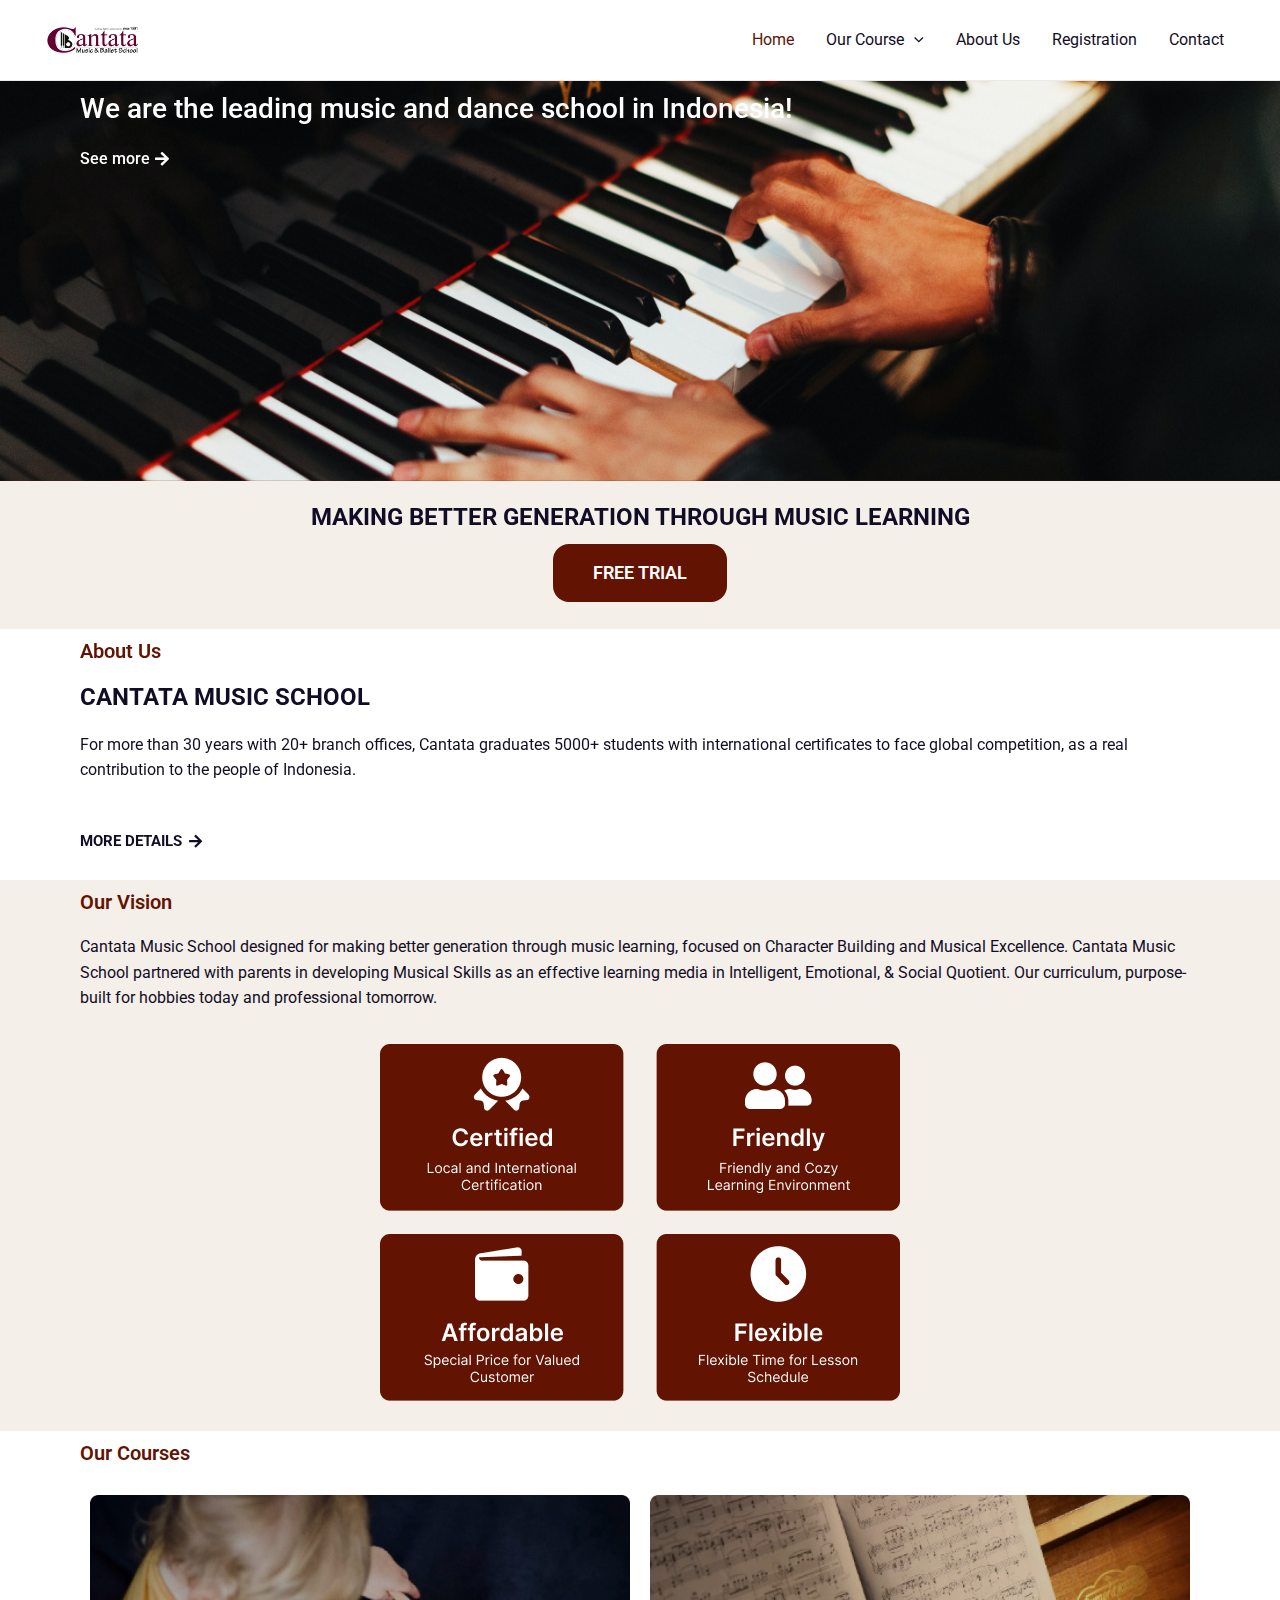
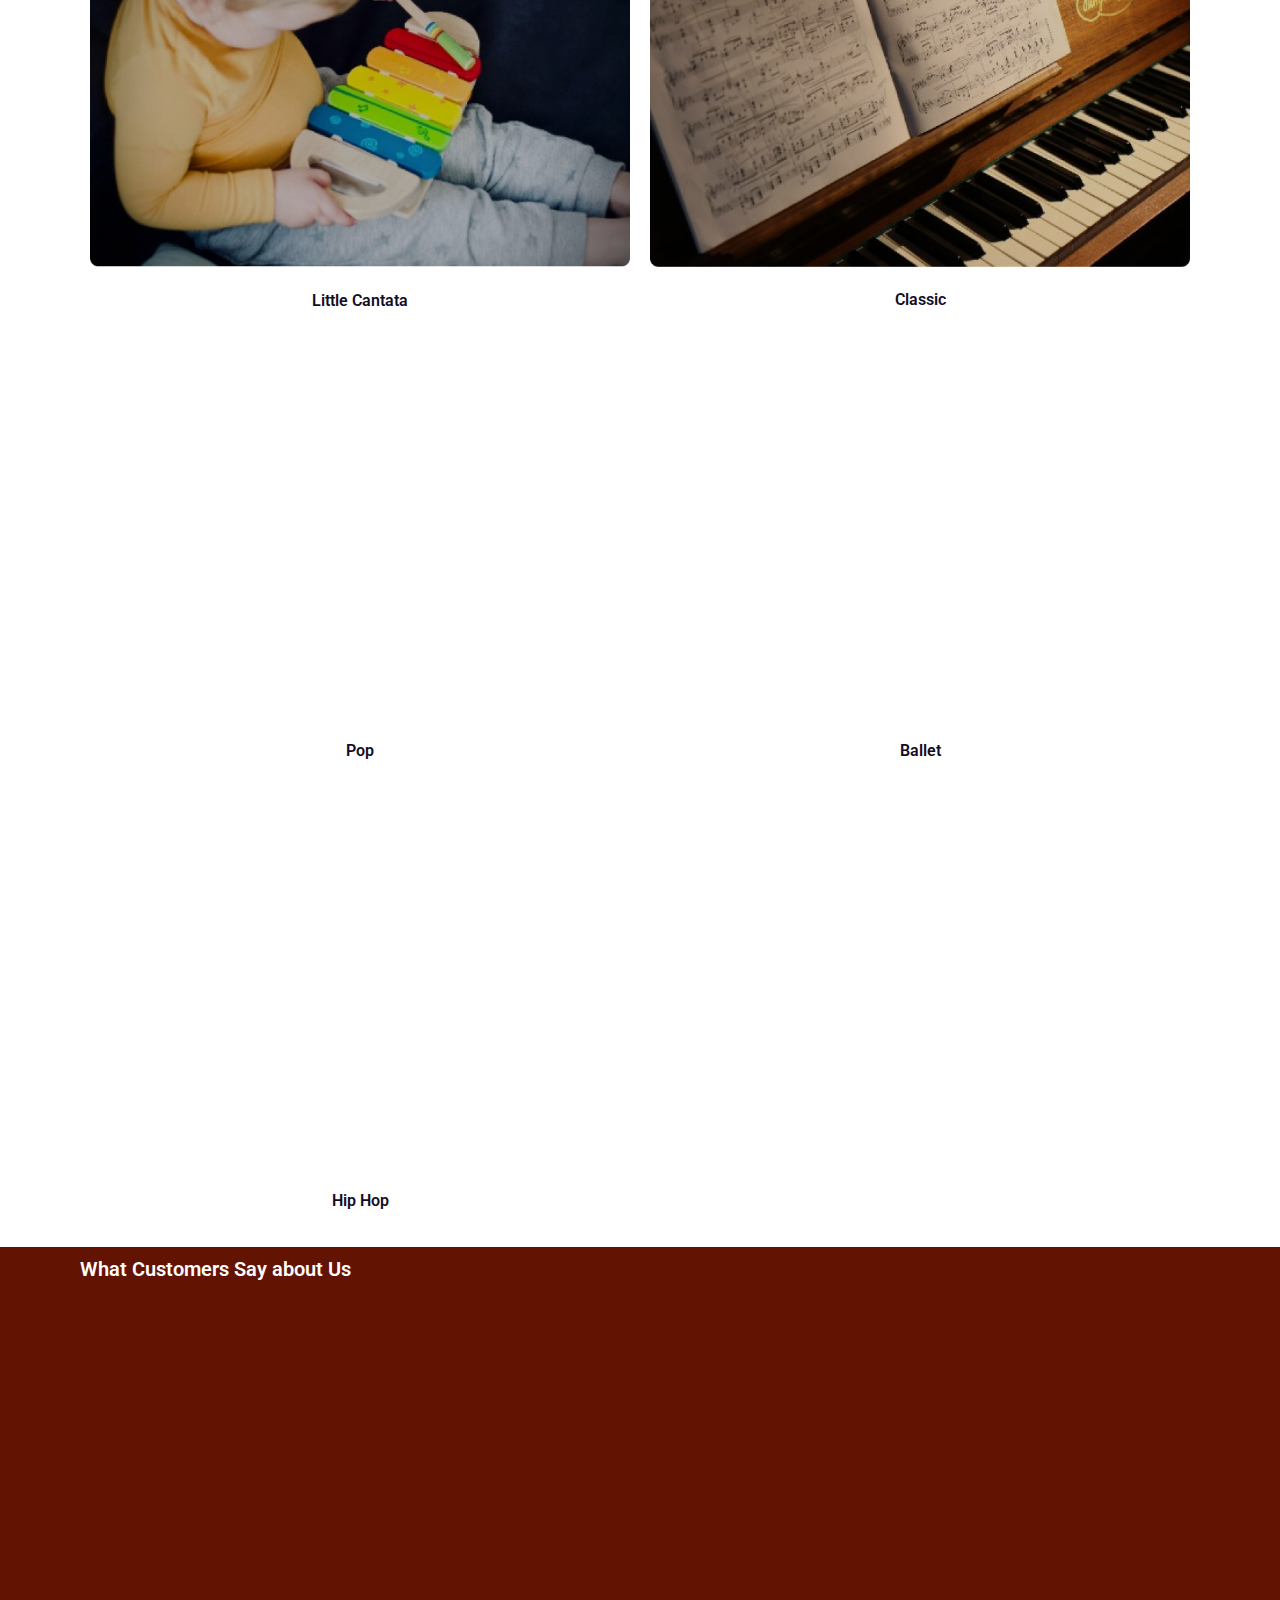
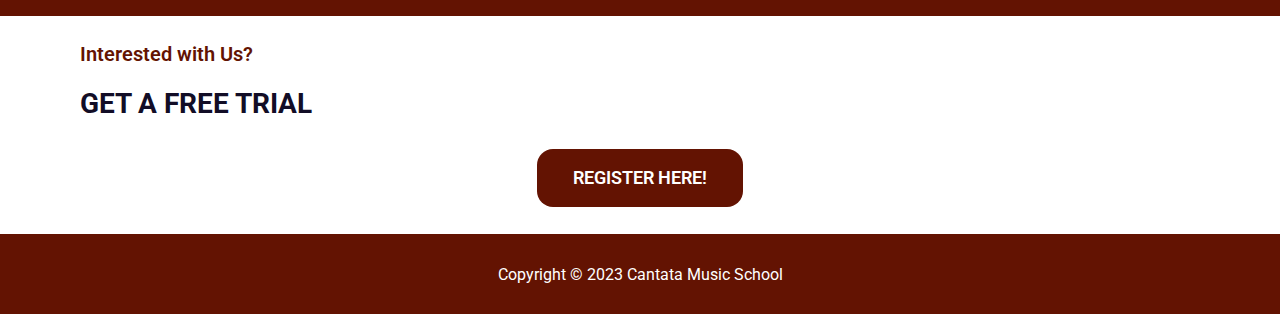
<file: index.html>
<!DOCTYPE html>
<html lang="en-US">
<head>
<meta charset="UTF-8">
<meta name="viewport" content="width=device-width, initial-scale=1">
	 <link rel="profile" href="https://gmpg.org/xfn/11"> 
	 <title>Cantata Music School</title>
<meta name="robots" content="max-image-preview:large">
<link rel="dns-prefetch" href="//fonts.googleapis.com">
<link rel="alternate" type="application/rss+xml" title="Cantata Music School &raquo; Feed" href="https://anespatricia.github.io/GV205-Cantata-Music-School-PBI-Anaesthasia-Patricia/feed/">
<link rel="alternate" type="application/rss+xml" title="Cantata Music School &raquo; Comments Feed" href="https://anespatricia.github.io/GV205-Cantata-Music-School-PBI-Anaesthasia-Patricia/comments/feed/">
<script>
window._wpemojiSettings = {"baseUrl":"https:\/\/s.w.org\/images\/core\/emoji\/14.0.0\/72x72\/","ext":".png","svgUrl":"https:\/\/s.w.org\/images\/core\/emoji\/14.0.0\/svg\/","svgExt":".svg","source":{"concatemoji":"https:\/\/anespatricia.github.io\/GV205-Cantata-Music-School-PBI-Anaesthasia-Patricia\/wp-includes\/js\/wp-emoji-release.min.js?ver=6.2.2"}};
/*! This file is auto-generated */
!function(e,a,t){var n,r,o,i=a.createElement("canvas"),p=i.getContext&&i.getContext("2d");function s(e,t){p.clearRect(0,0,i.width,i.height),p.fillText(e,0,0);e=i.toDataURL();return p.clearRect(0,0,i.width,i.height),p.fillText(t,0,0),e===i.toDataURL()}function c(e){var t=a.createElement("script");t.src=e,t.defer=t.type="text/javascript",a.getElementsByTagName("head")[0].appendChild(t)}for(o=Array("flag","emoji"),t.supports={everything:!0,everythingExceptFlag:!0},r=0;r<o.length;r++)t.supports[o[r]]=function(e){if(p&&p.fillText)switch(p.textBaseline="top",p.font="600 32px Arial",e){case"flag":return s("🏳️‍⚧️","🏳️​⚧️")?!1:!s("🇺🇳","🇺​🇳")&&!s("🏴󠁧󠁢󠁥󠁮󠁧󠁿","🏴​󠁧​󠁢​󠁥​󠁮​󠁧​󠁿");case"emoji":return!s("🫱🏻‍🫲🏿","🫱🏻​🫲🏿")}return!1}(o[r]),t.supports.everything=t.supports.everything&&t.supports[o[r]],"flag"!==o[r]&&(t.supports.everythingExceptFlag=t.supports.everythingExceptFlag&&t.supports[o[r]]);t.supports.everythingExceptFlag=t.supports.everythingExceptFlag&&!t.supports.flag,t.DOMReady=!1,t.readyCallback=function(){t.DOMReady=!0},t.supports.everything||(n=function(){t.readyCallback()},a.addEventListener?(a.addEventListener("DOMContentLoaded",n,!1),e.addEventListener("load",n,!1)):(e.attachEvent("onload",n),a.attachEvent("onreadystatechange",function(){"complete"===a.readyState&&t.readyCallback()})),(e=t.source||{}).concatemoji?c(e.concatemoji):e.wpemoji&&e.twemoji&&(c(e.twemoji),c(e.wpemoji)))}(window,document,window._wpemojiSettings);
</script>
<style>img.wp-smiley,
img.emoji {
	display: inline !important;
	border: none !important;
	box-shadow: none !important;
	height: 1em !important;
	width: 1em !important;
	margin: 0 0.07em !important;
	vertical-align: -0.1em !important;
	background: none !important;
	padding: 0 !important;
}</style>
	<link rel="stylesheet" id="astra-theme-css-css" href="https://anespatricia.github.io/GV205-Cantata-Music-School-PBI-Anaesthasia-Patricia/wp-content/themes/astra/assets/css/minified/main.min.css?ver=4.1.5" media="all">
<style id="astra-theme-css-inline-css">:root{--ast-container-default-xlg-padding:3em;--ast-container-default-lg-padding:3em;--ast-container-default-slg-padding:2em;--ast-container-default-md-padding:3em;--ast-container-default-sm-padding:3em;--ast-container-default-xs-padding:2.4em;--ast-container-default-xxs-padding:1.8em;--ast-code-block-background:#ECEFF3;--ast-comment-inputs-background:#F9FAFB;}html{font-size:100%;}a{color:var(--ast-global-color-4);}a:hover,a:focus{color:var(--ast-global-color-5);}body,button,input,select,textarea,.ast-button,.ast-custom-button{font-family:'Roboto',sans-serif;font-weight:400;font-size:16px;font-size:1rem;line-height:1.6em;}blockquote{color:var(--ast-global-color-4);}h1,.entry-content h1,h2,.entry-content h2,h3,.entry-content h3,h4,.entry-content h4,h5,.entry-content h5,h6,.entry-content h6,.site-title,.site-title a{font-family:'Roboto',sans-serif;font-weight:700;}.site-title{font-size:26px;font-size:1.625rem;display:none;}header .custom-logo-link img{max-width:107px;}.astra-logo-svg{width:107px;}.site-header .site-description{font-size:15px;font-size:0.9375rem;display:none;}.entry-title{font-size:26px;font-size:1.625rem;}h1,.entry-content h1{font-size:32px;font-size:2rem;font-weight:700;font-family:'Roboto',sans-serif;line-height:1.4em;}h2,.entry-content h2{font-size:28px;font-size:1.75rem;font-weight:700;font-family:'Roboto',sans-serif;line-height:1.25em;}h3,.entry-content h3{font-size:24px;font-size:1.5rem;font-weight:700;font-family:'Roboto',sans-serif;line-height:1.2em;}h4,.entry-content h4{font-size:20px;font-size:1.25rem;line-height:1.2em;font-weight:700;font-family:'Roboto',sans-serif;}h5,.entry-content h5{font-size:16px;font-size:1rem;line-height:1.2em;font-weight:700;font-family:'Roboto',sans-serif;}h6,.entry-content h6{font-size:14px;font-size:0.875rem;line-height:1.25em;font-weight:700;font-family:'Roboto',sans-serif;}::selection{background-color:var(--ast-global-color-0);color:#ffffff;}body,h1,.entry-title a,.entry-content h1,h2,.entry-content h2,h3,.entry-content h3,h4,.entry-content h4,h5,.entry-content h5,h6,.entry-content h6{color:var(--ast-global-color-4);}.tagcloud a:hover,.tagcloud a:focus,.tagcloud a.current-item{color:#000000;border-color:var(--ast-global-color-4);background-color:var(--ast-global-color-4);}input:focus,input[type="text"]:focus,input[type="email"]:focus,input[type="url"]:focus,input[type="password"]:focus,input[type="reset"]:focus,input[type="search"]:focus,textarea:focus{border-color:var(--ast-global-color-4);}input[type="radio"]:checked,input[type=reset],input[type="checkbox"]:checked,input[type="checkbox"]:hover:checked,input[type="checkbox"]:focus:checked,input[type=range]::-webkit-slider-thumb{border-color:var(--ast-global-color-4);background-color:var(--ast-global-color-4);box-shadow:none;}.site-footer a:hover + .post-count,.site-footer a:focus + .post-count{background:var(--ast-global-color-4);border-color:var(--ast-global-color-4);}.single .nav-links .nav-previous,.single .nav-links .nav-next{color:var(--ast-global-color-4);}.entry-meta,.entry-meta *{line-height:1.45;color:var(--ast-global-color-4);}.entry-meta a:hover,.entry-meta a:hover *,.entry-meta a:focus,.entry-meta a:focus *,.page-links > .page-link,.page-links .page-link:hover,.post-navigation a:hover{color:var(--ast-global-color-5);}#cat option,.secondary .calendar_wrap thead a,.secondary .calendar_wrap thead a:visited{color:var(--ast-global-color-4);}.secondary .calendar_wrap #today,.ast-progress-val span{background:var(--ast-global-color-4);}.secondary a:hover + .post-count,.secondary a:focus + .post-count{background:var(--ast-global-color-4);border-color:var(--ast-global-color-4);}.calendar_wrap #today > a{color:#000000;}.page-links .page-link,.single .post-navigation a{color:var(--ast-global-color-4);}.ast-archive-title{color:var(--ast-global-color-4);}.widget-title{font-size:22px;font-size:1.375rem;color:var(--ast-global-color-4);}.ast-single-post .entry-content a,.ast-comment-content a:not(.ast-comment-edit-reply-wrap a){text-decoration:underline;}.ast-single-post .wp-block-button .wp-block-button__link,.ast-single-post .elementor-button-wrapper .elementor-button,.ast-single-post .entry-content .uagb-tab a,.ast-single-post .entry-content .uagb-ifb-cta a,.ast-single-post .entry-content .wp-block-uagb-buttons a,.ast-single-post .entry-content .uabb-module-content a,.ast-single-post .entry-content .uagb-post-grid a,.ast-single-post .entry-content .uagb-timeline a,.ast-single-post .entry-content .uagb-toc__wrap a,.ast-single-post .entry-content .uagb-taxomony-box a,.ast-single-post .entry-content .woocommerce a,.entry-content .wp-block-latest-posts > li > a,.ast-single-post .entry-content .wp-block-file__button{text-decoration:none;}a:focus-visible,.ast-menu-toggle:focus-visible,.site .skip-link:focus-visible,.wp-block-loginout input:focus-visible,.wp-block-search.wp-block-search__button-inside .wp-block-search__inside-wrapper,.ast-header-navigation-arrow:focus-visible{outline-style:dotted;outline-color:inherit;outline-width:thin;border-color:transparent;}input:focus,input[type="text"]:focus,input[type="email"]:focus,input[type="url"]:focus,input[type="password"]:focus,input[type="reset"]:focus,input[type="search"]:focus,textarea:focus,.wp-block-search__input:focus,[data-section="section-header-mobile-trigger"] .ast-button-wrap .ast-mobile-menu-trigger-minimal:focus,.ast-mobile-popup-drawer.active .menu-toggle-close:focus,.woocommerce-ordering select.orderby:focus,#ast-scroll-top:focus,.woocommerce a.add_to_cart_button:focus,.woocommerce .button.single_add_to_cart_button:focus{border-style:dotted;border-color:inherit;border-width:thin;outline-color:transparent;}.ast-logo-title-inline .site-logo-img{padding-right:1em;}.site-logo-img img{ transition:all 0.2s linear;}.ast-page-builder-template .hentry {margin: 0;}.ast-page-builder-template .site-content > .ast-container {max-width: 100%;padding: 0;}.ast-page-builder-template .site-content #primary {padding: 0;margin: 0;}.ast-page-builder-template .no-results {text-align: center;margin: 4em auto;}.ast-page-builder-template .ast-pagination {padding: 2em;}.ast-page-builder-template .entry-header.ast-no-title.ast-no-thumbnail {margin-top: 0;}.ast-page-builder-template .entry-header.ast-header-without-markup {margin-top: 0;margin-bottom: 0;}.ast-page-builder-template .entry-header.ast-no-title.ast-no-meta {margin-bottom: 0;}.ast-page-builder-template.single .post-navigation {padding-bottom: 2em;}.ast-page-builder-template.single-post .site-content > .ast-container {max-width: 100%;}.ast-page-builder-template .entry-header {margin-top: 2em;margin-left: auto;margin-right: auto;}.ast-page-builder-template .ast-archive-description {margin: 2em auto 0;padding-left: 20px;padding-right: 20px;}.ast-page-builder-template .ast-row {margin-left: 0;margin-right: 0;}.single.ast-page-builder-template .entry-header + .entry-content {margin-bottom: 2em;}@media(min-width: 921px) {.ast-page-builder-template.archive.ast-right-sidebar .ast-row article,.ast-page-builder-template.archive.ast-left-sidebar .ast-row article {padding-left: 0;padding-right: 0;}}@media (max-width:921px){#ast-desktop-header{display:none;}}@media (min-width:921px){#ast-mobile-header{display:none;}}.wp-block-buttons.aligncenter{justify-content:center;}@media (max-width:921px){.ast-theme-transparent-header #primary,.ast-theme-transparent-header #secondary{padding:0;}}@media (max-width:921px){.ast-plain-container.ast-no-sidebar #primary{padding:0;}}.ast-plain-container.ast-no-sidebar #primary{margin-top:0;margin-bottom:0;}.wp-block-button.is-style-outline .wp-block-button__link{border-color:var(--ast-global-color-0);}div.wp-block-button.is-style-outline > .wp-block-button__link:not(.has-text-color),div.wp-block-button.wp-block-button__link.is-style-outline:not(.has-text-color){color:var(--ast-global-color-0);}.wp-block-button.is-style-outline .wp-block-button__link:hover,div.wp-block-button.is-style-outline .wp-block-button__link:focus,div.wp-block-button.is-style-outline > .wp-block-button__link:not(.has-text-color):hover,div.wp-block-button.wp-block-button__link.is-style-outline:not(.has-text-color):hover{color:#ffffff;background-color:var(--ast-global-color-5);border-color:var(--ast-global-color-5);}.post-page-numbers.current .page-link,.ast-pagination .page-numbers.current{color:#ffffff;border-color:var(--ast-global-color-0);background-color:var(--ast-global-color-0);border-radius:2px;}h1.widget-title{font-weight:700;}h2.widget-title{font-weight:700;}h3.widget-title{font-weight:700;}#page{display:flex;flex-direction:column;min-height:100vh;}.ast-404-layout-1 h1.page-title{color:var(--ast-global-color-2);}.single .post-navigation a{line-height:1em;height:inherit;}.error-404 .page-sub-title{font-size:1.5rem;font-weight:inherit;}.search .site-content .content-area .search-form{margin-bottom:0;}#page .site-content{flex-grow:1;}.widget{margin-bottom:3.5em;}#secondary li{line-height:1.5em;}#secondary .wp-block-group h2{margin-bottom:0.7em;}#secondary h2{font-size:1.7rem;}.ast-separate-container .ast-article-post,.ast-separate-container .ast-article-single,.ast-separate-container .ast-comment-list li.depth-1,.ast-separate-container .comment-respond{padding:3em;}.ast-separate-container .ast-comment-list li.depth-1,.hentry{margin-bottom:2em;}.ast-separate-container .ast-archive-description,.ast-separate-container .ast-author-box{background-color:var(--ast-global-color-5);border-bottom:1px solid var(--ast-border-color);}.ast-separate-container .comments-title{padding:2em 2em 0 2em;}.ast-page-builder-template .comment-form-textarea,.ast-comment-formwrap .ast-grid-common-col{padding:0;}.ast-comment-formwrap{padding:0 20px;display:inline-flex;column-gap:20px;}.archive.ast-page-builder-template .entry-header{margin-top:2em;}.ast-page-builder-template .ast-comment-formwrap{width:100%;}.entry-title{margin-bottom:0.5em;}.ast-archive-description p{font-size:inherit;font-weight:inherit;line-height:inherit;}@media (min-width:921px){.ast-left-sidebar.ast-page-builder-template #secondary,.archive.ast-right-sidebar.ast-page-builder-template .site-main{padding-left:20px;padding-right:20px;}}@media (max-width:544px){.ast-comment-formwrap.ast-row{column-gap:10px;display:inline-block;}#ast-commentform .ast-grid-common-col{position:relative;width:100%;}}@media (min-width:1201px){.ast-separate-container .ast-article-post,.ast-separate-container .ast-article-single,.ast-separate-container .ast-author-box,.ast-separate-container .ast-404-layout-1,.ast-separate-container .no-results{padding:3em;}}@media (max-width:921px){.ast-separate-container #primary,.ast-separate-container #secondary{padding:1.5em 0;}#primary,#secondary{padding:1.5em 0;margin:0;}.ast-left-sidebar #content > .ast-container{display:flex;flex-direction:column-reverse;width:100%;}}@media (min-width:922px){.ast-separate-container.ast-right-sidebar #primary,.ast-separate-container.ast-left-sidebar #primary{border:0;}.search-no-results.ast-separate-container #primary{margin-bottom:4em;}}.wp-block-button .wp-block-button__link{color:#ffffff;}.wp-block-button .wp-block-button__link:hover,.wp-block-button .wp-block-button__link:focus{color:#ffffff;background-color:var(--ast-global-color-5);border-color:var(--ast-global-color-5);}.elementor-widget-heading h1.elementor-heading-title{line-height:1.4em;}.elementor-widget-heading h2.elementor-heading-title{line-height:1.25em;}.elementor-widget-heading h3.elementor-heading-title{line-height:1.2em;}.elementor-widget-heading h4.elementor-heading-title{line-height:1.2em;}.elementor-widget-heading h5.elementor-heading-title{line-height:1.2em;}.elementor-widget-heading h6.elementor-heading-title{line-height:1.25em;}.wp-block-button .wp-block-button__link,.wp-block-search .wp-block-search__button,body .wp-block-file .wp-block-file__button{border-color:var(--ast-global-color-0);background-color:var(--ast-global-color-0);color:#ffffff;font-family:inherit;font-weight:500;line-height:1em;font-size:16px;font-size:1rem;padding-top:15px;padding-right:30px;padding-bottom:15px;padding-left:30px;}@media (max-width:921px){.wp-block-button .wp-block-button__link,.wp-block-search .wp-block-search__button,body .wp-block-file .wp-block-file__button{padding-top:14px;padding-right:28px;padding-bottom:14px;padding-left:28px;}}@media (max-width:544px){.wp-block-button .wp-block-button__link,.wp-block-search .wp-block-search__button,body .wp-block-file .wp-block-file__button{padding-top:12px;padding-right:24px;padding-bottom:12px;padding-left:24px;}}.menu-toggle,button,.ast-button,.ast-custom-button,.button,input#submit,input[type="button"],input[type="submit"],input[type="reset"],form[CLASS*="wp-block-search__"].wp-block-search .wp-block-search__inside-wrapper .wp-block-search__button,body .wp-block-file .wp-block-file__button,.search .search-submit,.woocommerce a.button,.woocommerce button.button,.woocommerce .woocommerce-message a.button,.woocommerce #respond input#submit.alt,.woocommerce input.button.alt,.woocommerce input.button,.woocommerce input.button:disabled,.woocommerce input.button:disabled[disabled],.woocommerce input.button:disabled:hover,.woocommerce input.button:disabled[disabled]:hover,.woocommerce #respond input#submit,.woocommerce button.button.alt.disabled,.wc-block-grid__products .wc-block-grid__product .wp-block-button__link,.wc-block-grid__product-onsale,[CLASS*="wc-block"] button,.woocommerce-js .astra-cart-drawer .astra-cart-drawer-content .woocommerce-mini-cart__buttons .button:not(.checkout):not(.ast-continue-shopping),.woocommerce-js .astra-cart-drawer .astra-cart-drawer-content .woocommerce-mini-cart__buttons a.checkout,.woocommerce button.button.alt.disabled.wc-variation-selection-needed{border-style:solid;border-top-width:0;border-right-width:0;border-left-width:0;border-bottom-width:0;color:#ffffff;border-color:var(--ast-global-color-0);background-color:var(--ast-global-color-0);padding-top:15px;padding-right:30px;padding-bottom:15px;padding-left:30px;font-family:inherit;font-weight:500;font-size:16px;font-size:1rem;line-height:1em;}button:focus,.menu-toggle:hover,button:hover,.ast-button:hover,.ast-custom-button:hover .button:hover,.ast-custom-button:hover ,input[type=reset]:hover,input[type=reset]:focus,input#submit:hover,input#submit:focus,input[type="button"]:hover,input[type="button"]:focus,input[type="submit"]:hover,input[type="submit"]:focus,form[CLASS*="wp-block-search__"].wp-block-search .wp-block-search__inside-wrapper .wp-block-search__button:hover,form[CLASS*="wp-block-search__"].wp-block-search .wp-block-search__inside-wrapper .wp-block-search__button:focus,body .wp-block-file .wp-block-file__button:hover,body .wp-block-file .wp-block-file__button:focus,.woocommerce a.button:hover,.woocommerce button.button:hover,.woocommerce .woocommerce-message a.button:hover,.woocommerce #respond input#submit:hover,.woocommerce #respond input#submit.alt:hover,.woocommerce input.button.alt:hover,.woocommerce input.button:hover,.woocommerce button.button.alt.disabled:hover,.wc-block-grid__products .wc-block-grid__product .wp-block-button__link:hover,[CLASS*="wc-block"] button:hover,.woocommerce-js .astra-cart-drawer .astra-cart-drawer-content .woocommerce-mini-cart__buttons .button:not(.checkout):not(.ast-continue-shopping):hover,.woocommerce-js .astra-cart-drawer .astra-cart-drawer-content .woocommerce-mini-cart__buttons a.checkout:hover,.woocommerce button.button.alt.disabled.wc-variation-selection-needed:hover{color:#ffffff;background-color:var(--ast-global-color-5);border-color:var(--ast-global-color-5);}form[CLASS*="wp-block-search__"].wp-block-search .wp-block-search__inside-wrapper .wp-block-search__button.has-icon{padding-top:calc(15px - 3px);padding-right:calc(30px - 3px);padding-bottom:calc(15px - 3px);padding-left:calc(30px - 3px);}@media (max-width:921px){.menu-toggle,button,.ast-button,.ast-custom-button,.button,input#submit,input[type="button"],input[type="submit"],input[type="reset"],form[CLASS*="wp-block-search__"].wp-block-search .wp-block-search__inside-wrapper .wp-block-search__button,body .wp-block-file .wp-block-file__button,.search .search-submit,.woocommerce a.button,.woocommerce button.button,.woocommerce .woocommerce-message a.button,.woocommerce #respond input#submit.alt,.woocommerce input.button.alt,.woocommerce input.button,.woocommerce input.button:disabled,.woocommerce input.button:disabled[disabled],.woocommerce input.button:disabled:hover,.woocommerce input.button:disabled[disabled]:hover,.woocommerce #respond input#submit,.woocommerce button.button.alt.disabled,.wc-block-grid__products .wc-block-grid__product .wp-block-button__link,.wc-block-grid__product-onsale,[CLASS*="wc-block"] button,.woocommerce-js .astra-cart-drawer .astra-cart-drawer-content .woocommerce-mini-cart__buttons .button:not(.checkout):not(.ast-continue-shopping),.woocommerce-js .astra-cart-drawer .astra-cart-drawer-content .woocommerce-mini-cart__buttons a.checkout,.woocommerce button.button.alt.disabled.wc-variation-selection-needed{padding-top:14px;padding-right:28px;padding-bottom:14px;padding-left:28px;}}@media (max-width:544px){.menu-toggle,button,.ast-button,.ast-custom-button,.button,input#submit,input[type="button"],input[type="submit"],input[type="reset"],form[CLASS*="wp-block-search__"].wp-block-search .wp-block-search__inside-wrapper .wp-block-search__button,body .wp-block-file .wp-block-file__button,.search .search-submit,.woocommerce a.button,.woocommerce button.button,.woocommerce .woocommerce-message a.button,.woocommerce #respond input#submit.alt,.woocommerce input.button.alt,.woocommerce input.button,.woocommerce input.button:disabled,.woocommerce input.button:disabled[disabled],.woocommerce input.button:disabled:hover,.woocommerce input.button:disabled[disabled]:hover,.woocommerce #respond input#submit,.woocommerce button.button.alt.disabled,.wc-block-grid__products .wc-block-grid__product .wp-block-button__link,.wc-block-grid__product-onsale,[CLASS*="wc-block"] button,.woocommerce-js .astra-cart-drawer .astra-cart-drawer-content .woocommerce-mini-cart__buttons .button:not(.checkout):not(.ast-continue-shopping),.woocommerce-js .astra-cart-drawer .astra-cart-drawer-content .woocommerce-mini-cart__buttons a.checkout,.woocommerce button.button.alt.disabled.wc-variation-selection-needed{padding-top:12px;padding-right:24px;padding-bottom:12px;padding-left:24px;}}@media (max-width:921px){.ast-mobile-header-stack .main-header-bar .ast-search-menu-icon{display:inline-block;}.ast-header-break-point.ast-header-custom-item-outside .ast-mobile-header-stack .main-header-bar .ast-search-icon{margin:0;}.ast-comment-avatar-wrap img{max-width:2.5em;}.ast-separate-container .ast-comment-list li.depth-1{padding:1.5em 2.14em;}.ast-separate-container .comment-respond{padding:2em 2.14em;}.ast-comment-meta{padding:0 1.8888em 1.3333em;}}@media (min-width:544px){.ast-container{max-width:100%;}}@media (max-width:544px){.ast-separate-container .ast-article-post,.ast-separate-container .ast-article-single,.ast-separate-container .comments-title,.ast-separate-container .ast-archive-description{padding:1.5em 1em;}.ast-separate-container #content .ast-container{padding-left:0.54em;padding-right:0.54em;}.ast-separate-container .ast-comment-list li.depth-1{padding:1.5em 1em;margin-bottom:1.5em;}.ast-separate-container .ast-comment-list .bypostauthor{padding:.5em;}.ast-search-menu-icon.ast-dropdown-active .search-field{width:170px;}}.ast-separate-container{background-color:var(--ast-global-color-4);;background-image:none;;}@media (max-width:921px){.site-title{display:none;}.site-header .site-description{display:none;}.entry-title{font-size:30px;}h1,.entry-content h1{font-size:30px;}h2,.entry-content h2{font-size:25px;}h3,.entry-content h3{font-size:20px;}}@media (max-width:544px){.site-title{display:none;}.site-header .site-description{display:none;}.entry-title{font-size:30px;}h1,.entry-content h1{font-size:30px;}h2,.entry-content h2{font-size:25px;}h3,.entry-content h3{font-size:20px;}header .custom-logo-link img,.ast-header-break-point .site-branding img,.ast-header-break-point .custom-logo-link img{max-width:108px;}.astra-logo-svg{width:108px;}.ast-header-break-point .site-logo-img .custom-mobile-logo-link img{max-width:108px;}body,.ast-separate-container{background-color:var(--ast-global-color-4);;background-image:none;;}}@media (max-width:921px){html{font-size:91.2%;}}@media (max-width:544px){html{font-size:91.2%;}}@media (min-width:922px){.ast-container{max-width:1240px;}}@media (min-width:922px){.site-content .ast-container{display:flex;}}@media (max-width:921px){.site-content .ast-container{flex-direction:column;}}@media (min-width:922px){.main-header-menu .sub-menu .menu-item.ast-left-align-sub-menu:hover > .sub-menu,.main-header-menu .sub-menu .menu-item.ast-left-align-sub-menu.focus > .sub-menu{margin-left:-0px;}}blockquote,cite {font-style: initial;}.wp-block-file {display: flex;align-items: center;flex-wrap: wrap;justify-content: space-between;}.wp-block-pullquote {border: none;}.wp-block-pullquote blockquote::before {content: "\201D";font-family: "Helvetica",sans-serif;display: flex;transform: rotate( 180deg );font-size: 6rem;font-style: normal;line-height: 1;font-weight: bold;align-items: center;justify-content: center;}.has-text-align-right > blockquote::before {justify-content: flex-start;}.has-text-align-left > blockquote::before {justify-content: flex-end;}figure.wp-block-pullquote.is-style-solid-color blockquote {max-width: 100%;text-align: inherit;}html body {--wp--custom--ast-default-block-top-padding: 3em;--wp--custom--ast-default-block-right-padding: 3em;--wp--custom--ast-default-block-bottom-padding: 3em;--wp--custom--ast-default-block-left-padding: 3em;--wp--custom--ast-container-width: 1200px;--wp--custom--ast-content-width-size: 1200px;--wp--custom--ast-wide-width-size: calc(1200px + var(--wp--custom--ast-default-block-left-padding) + var(--wp--custom--ast-default-block-right-padding));}.ast-narrow-container {--wp--custom--ast-content-width-size: 750px;--wp--custom--ast-wide-width-size: 750px;}@media(max-width: 921px) {html body {--wp--custom--ast-default-block-top-padding: 3em;--wp--custom--ast-default-block-right-padding: 2em;--wp--custom--ast-default-block-bottom-padding: 3em;--wp--custom--ast-default-block-left-padding: 2em;}}@media(max-width: 544px) {html body {--wp--custom--ast-default-block-top-padding: 3em;--wp--custom--ast-default-block-right-padding: 1.5em;--wp--custom--ast-default-block-bottom-padding: 3em;--wp--custom--ast-default-block-left-padding: 1.5em;}}.entry-content > .wp-block-group,.entry-content > .wp-block-cover,.entry-content > .wp-block-columns {padding-top: var(--wp--custom--ast-default-block-top-padding);padding-right: var(--wp--custom--ast-default-block-right-padding);padding-bottom: var(--wp--custom--ast-default-block-bottom-padding);padding-left: var(--wp--custom--ast-default-block-left-padding);}.ast-plain-container.ast-no-sidebar .entry-content > .alignfull,.ast-page-builder-template .ast-no-sidebar .entry-content > .alignfull {margin-left: calc( -50vw + 50%);margin-right: calc( -50vw + 50%);max-width: 100vw;width: 100vw;}.ast-plain-container.ast-no-sidebar .entry-content .alignfull .alignfull,.ast-page-builder-template.ast-no-sidebar .entry-content .alignfull .alignfull,.ast-plain-container.ast-no-sidebar .entry-content .alignfull .alignwide,.ast-page-builder-template.ast-no-sidebar .entry-content .alignfull .alignwide,.ast-plain-container.ast-no-sidebar .entry-content .alignwide .alignfull,.ast-page-builder-template.ast-no-sidebar .entry-content .alignwide .alignfull,.ast-plain-container.ast-no-sidebar .entry-content .alignwide .alignwide,.ast-page-builder-template.ast-no-sidebar .entry-content .alignwide .alignwide,.ast-plain-container.ast-no-sidebar .entry-content .wp-block-column .alignfull,.ast-page-builder-template.ast-no-sidebar .entry-content .wp-block-column .alignfull,.ast-plain-container.ast-no-sidebar .entry-content .wp-block-column .alignwide,.ast-page-builder-template.ast-no-sidebar .entry-content .wp-block-column .alignwide {margin-left: auto;margin-right: auto;width: 100%;}[ast-blocks-layout] .wp-block-separator:not(.is-style-dots) {height: 0;}[ast-blocks-layout] .wp-block-separator {margin: 20px auto;}[ast-blocks-layout] .wp-block-separator:not(.is-style-wide):not(.is-style-dots) {max-width: 100px;}[ast-blocks-layout] .wp-block-separator.has-background {padding: 0;}.entry-content[ast-blocks-layout] > * {max-width: var(--wp--custom--ast-content-width-size);margin-left: auto;margin-right: auto;}.entry-content[ast-blocks-layout] > .alignwide {max-width: var(--wp--custom--ast-wide-width-size);}.entry-content[ast-blocks-layout] .alignfull {max-width: none;}.entry-content .wp-block-columns {margin-bottom: 0;}blockquote {margin: 1.5em;border: none;}.wp-block-quote:not(.has-text-align-right):not(.has-text-align-center) {border-left: 5px solid rgba(0,0,0,0.05);}.has-text-align-right > blockquote,blockquote.has-text-align-right {border-right: 5px solid rgba(0,0,0,0.05);}.has-text-align-left > blockquote,blockquote.has-text-align-left {border-left: 5px solid rgba(0,0,0,0.05);}.wp-block-site-tagline,.wp-block-latest-posts .read-more {margin-top: 15px;}.wp-block-loginout p label {display: block;}.wp-block-loginout p:not(.login-remember):not(.login-submit) input {width: 100%;}.wp-block-loginout input:focus {border-color: transparent;}.wp-block-loginout input:focus {outline: thin dotted;}.entry-content .wp-block-media-text .wp-block-media-text__content {padding: 0 0 0 8%;}.entry-content .wp-block-media-text.has-media-on-the-right .wp-block-media-text__content {padding: 0 8% 0 0;}.entry-content .wp-block-media-text.has-background .wp-block-media-text__content {padding: 8%;}.entry-content .wp-block-cover:not([class*="background-color"]) .wp-block-cover__inner-container,.entry-content .wp-block-cover:not([class*="background-color"]) .wp-block-cover-image-text,.entry-content .wp-block-cover:not([class*="background-color"]) .wp-block-cover-text,.entry-content .wp-block-cover-image:not([class*="background-color"]) .wp-block-cover__inner-container,.entry-content .wp-block-cover-image:not([class*="background-color"]) .wp-block-cover-image-text,.entry-content .wp-block-cover-image:not([class*="background-color"]) .wp-block-cover-text {color: var(--ast-global-color-5);}.wp-block-loginout .login-remember input {width: 1.1rem;height: 1.1rem;margin: 0 5px 4px 0;vertical-align: middle;}.wp-block-latest-posts > li > *:first-child,.wp-block-latest-posts:not(.is-grid) > li:first-child {margin-top: 0;}.wp-block-search__inside-wrapper .wp-block-search__input {padding: 0 10px;color: var(--ast-global-color-3);background: var(--ast-global-color-5);border-color: var(--ast-border-color);}.wp-block-latest-posts .read-more {margin-bottom: 1.5em;}.wp-block-search__no-button .wp-block-search__inside-wrapper .wp-block-search__input {padding-top: 5px;padding-bottom: 5px;}.wp-block-latest-posts .wp-block-latest-posts__post-date,.wp-block-latest-posts .wp-block-latest-posts__post-author {font-size: 1rem;}.wp-block-latest-posts > li > *,.wp-block-latest-posts:not(.is-grid) > li {margin-top: 12px;margin-bottom: 12px;}.ast-page-builder-template .entry-content[ast-blocks-layout] > *,.ast-page-builder-template .entry-content[ast-blocks-layout] > .alignfull > * {max-width: none;}.ast-page-builder-template .entry-content[ast-blocks-layout] > .alignwide > * {max-width: var(--wp--custom--ast-wide-width-size);}.ast-page-builder-template .entry-content[ast-blocks-layout] > .inherit-container-width > *,.ast-page-builder-template .entry-content[ast-blocks-layout] > * > *,.entry-content[ast-blocks-layout] > .wp-block-cover .wp-block-cover__inner-container {max-width: var(--wp--custom--ast-content-width-size);margin-left: auto;margin-right: auto;}.entry-content[ast-blocks-layout] .wp-block-cover:not(.alignleft):not(.alignright) {width: auto;}@media(max-width: 1200px) {.ast-separate-container .entry-content > .alignfull,.ast-separate-container .entry-content[ast-blocks-layout] > .alignwide,.ast-plain-container .entry-content[ast-blocks-layout] > .alignwide,.ast-plain-container .entry-content .alignfull {margin-left: calc(-1 * min(var(--ast-container-default-xlg-padding),20px)) ;margin-right: calc(-1 * min(var(--ast-container-default-xlg-padding),20px));}}@media(min-width: 1201px) {.ast-separate-container .entry-content > .alignfull {margin-left: calc(-1 * var(--ast-container-default-xlg-padding) );margin-right: calc(-1 * var(--ast-container-default-xlg-padding) );}.ast-separate-container .entry-content[ast-blocks-layout] > .alignwide,.ast-plain-container .entry-content[ast-blocks-layout] > .alignwide {margin-left: calc(-1 * var(--wp--custom--ast-default-block-left-padding) );margin-right: calc(-1 * var(--wp--custom--ast-default-block-right-padding) );}}@media(min-width: 921px) {.ast-separate-container .entry-content .wp-block-group.alignwide:not(.inherit-container-width) > :where(:not(.alignleft):not(.alignright)),.ast-plain-container .entry-content .wp-block-group.alignwide:not(.inherit-container-width) > :where(:not(.alignleft):not(.alignright)) {max-width: calc( var(--wp--custom--ast-content-width-size) + 80px );}.ast-plain-container.ast-right-sidebar .entry-content[ast-blocks-layout] .alignfull,.ast-plain-container.ast-left-sidebar .entry-content[ast-blocks-layout] .alignfull {margin-left: -60px;margin-right: -60px;}}@media(min-width: 544px) {.entry-content > .alignleft {margin-right: 20px;}.entry-content > .alignright {margin-left: 20px;}}@media (max-width:544px){.wp-block-columns .wp-block-column:not(:last-child){margin-bottom:20px;}.wp-block-latest-posts{margin:0;}}@media( max-width: 600px ) {.entry-content .wp-block-media-text .wp-block-media-text__content,.entry-content .wp-block-media-text.has-media-on-the-right .wp-block-media-text__content {padding: 8% 0 0;}.entry-content .wp-block-media-text.has-background .wp-block-media-text__content {padding: 8%;}}.ast-separate-container .entry-content .uagb-is-root-container {padding-left: 0;}.ast-page-builder-template .entry-header {padding-left: 0;}@media(min-width: 1201px) {.ast-separate-container .entry-content > .uagb-is-root-container {margin-left: 0;margin-right: 0;}}.ast-narrow-container .site-content .wp-block-uagb-image--align-full .wp-block-uagb-image__figure {max-width: 100%;margin-left: auto;margin-right: auto;}.entry-content ul,.entry-content ol {padding: revert;margin: revert;}:root .has-ast-global-color-0-color{color:var(--ast-global-color-0);}:root .has-ast-global-color-0-background-color{background-color:var(--ast-global-color-0);}:root .wp-block-button .has-ast-global-color-0-color{color:var(--ast-global-color-0);}:root .wp-block-button .has-ast-global-color-0-background-color{background-color:var(--ast-global-color-0);}:root .has-ast-global-color-1-color{color:var(--ast-global-color-1);}:root .has-ast-global-color-1-background-color{background-color:var(--ast-global-color-1);}:root .wp-block-button .has-ast-global-color-1-color{color:var(--ast-global-color-1);}:root .wp-block-button .has-ast-global-color-1-background-color{background-color:var(--ast-global-color-1);}:root .has-ast-global-color-2-color{color:var(--ast-global-color-2);}:root .has-ast-global-color-2-background-color{background-color:var(--ast-global-color-2);}:root .wp-block-button .has-ast-global-color-2-color{color:var(--ast-global-color-2);}:root .wp-block-button .has-ast-global-color-2-background-color{background-color:var(--ast-global-color-2);}:root .has-ast-global-color-3-color{color:var(--ast-global-color-3);}:root .has-ast-global-color-3-background-color{background-color:var(--ast-global-color-3);}:root .wp-block-button .has-ast-global-color-3-color{color:var(--ast-global-color-3);}:root .wp-block-button .has-ast-global-color-3-background-color{background-color:var(--ast-global-color-3);}:root .has-ast-global-color-4-color{color:var(--ast-global-color-4);}:root .has-ast-global-color-4-background-color{background-color:var(--ast-global-color-4);}:root .wp-block-button .has-ast-global-color-4-color{color:var(--ast-global-color-4);}:root .wp-block-button .has-ast-global-color-4-background-color{background-color:var(--ast-global-color-4);}:root .has-ast-global-color-5-color{color:var(--ast-global-color-5);}:root .has-ast-global-color-5-background-color{background-color:var(--ast-global-color-5);}:root .wp-block-button .has-ast-global-color-5-color{color:var(--ast-global-color-5);}:root .wp-block-button .has-ast-global-color-5-background-color{background-color:var(--ast-global-color-5);}:root .has-ast-global-color-6-color{color:var(--ast-global-color-6);}:root .has-ast-global-color-6-background-color{background-color:var(--ast-global-color-6);}:root .wp-block-button .has-ast-global-color-6-color{color:var(--ast-global-color-6);}:root .wp-block-button .has-ast-global-color-6-background-color{background-color:var(--ast-global-color-6);}:root .has-ast-global-color-7-color{color:var(--ast-global-color-7);}:root .has-ast-global-color-7-background-color{background-color:var(--ast-global-color-7);}:root .wp-block-button .has-ast-global-color-7-color{color:var(--ast-global-color-7);}:root .wp-block-button .has-ast-global-color-7-background-color{background-color:var(--ast-global-color-7);}:root .has-ast-global-color-8-color{color:var(--ast-global-color-8);}:root .has-ast-global-color-8-background-color{background-color:var(--ast-global-color-8);}:root .wp-block-button .has-ast-global-color-8-color{color:var(--ast-global-color-8);}:root .wp-block-button .has-ast-global-color-8-background-color{background-color:var(--ast-global-color-8);}:root{--ast-global-color-0:#631302;--ast-global-color-1:#f4efe9;--ast-global-color-2:#120d26;--ast-global-color-3:#334155;--ast-global-color-4:#ffffff;--ast-global-color-5:#373bff;--ast-global-color-6:#fedc00;--ast-global-color-7:#cbd5e1;--ast-global-color-8:#94a3b8;}:root {--ast-border-color : var(--ast-global-color-4);}.ast-single-entry-banner {-js-display: flex;display: flex;flex-direction: column;justify-content: center;text-align: center;position: relative;background: #eeeeee;}.ast-single-entry-banner[data-banner-layout="layout-1"] {max-width: 1200px;background: inherit;padding: 20px 0;}.ast-single-entry-banner[data-banner-width-type="custom"] {margin: 0 auto;width: 100%;}.ast-single-entry-banner + .site-content .entry-header {margin-bottom: 0;}header.entry-header .entry-title{font-weight:600;font-size:32px;font-size:2rem;}header.entry-header > *:not(:last-child){margin-bottom:10px;}.ast-archive-entry-banner {-js-display: flex;display: flex;flex-direction: column;justify-content: center;text-align: center;position: relative;background: #eeeeee;}.ast-archive-entry-banner[data-banner-width-type="custom"] {margin: 0 auto;width: 100%;}.ast-archive-entry-banner[data-banner-layout="layout-1"] {background: inherit;padding: 20px 0;text-align: left;}body.archive .ast-archive-description{max-width:1200px;width:100%;text-align:left;padding-top:3em;padding-right:3em;padding-bottom:3em;padding-left:3em;}body.archive .ast-archive-description .ast-archive-title,body.archive .ast-archive-description .ast-archive-title *{font-weight:600;font-size:32px;font-size:2rem;}body.archive .ast-archive-description > *:not(:last-child){margin-bottom:10px;}@media (max-width:921px){body.archive .ast-archive-description{text-align:left;}}@media (max-width:544px){body.archive .ast-archive-description{text-align:left;}}.ast-breadcrumbs .trail-browse,.ast-breadcrumbs .trail-items,.ast-breadcrumbs .trail-items li{display:inline-block;margin:0;padding:0;border:none;background:inherit;text-indent:0;text-decoration:none;}.ast-breadcrumbs .trail-browse{font-size:inherit;font-style:inherit;font-weight:inherit;color:inherit;}.ast-breadcrumbs .trail-items{list-style:none;}.trail-items li::after{padding:0 0.3em;content:"\00bb";}.trail-items li:last-of-type::after{display:none;}h1,.entry-content h1,h2,.entry-content h2,h3,.entry-content h3,h4,.entry-content h4,h5,.entry-content h5,h6,.entry-content h6{color:var(--ast-global-color-4);}.entry-title a{color:var(--ast-global-color-4);}@media (max-width:921px){.ast-builder-grid-row-container.ast-builder-grid-row-tablet-3-firstrow .ast-builder-grid-row > *:first-child,.ast-builder-grid-row-container.ast-builder-grid-row-tablet-3-lastrow .ast-builder-grid-row > *:last-child{grid-column:1 / -1;}}@media (max-width:544px){.ast-builder-grid-row-container.ast-builder-grid-row-mobile-3-firstrow .ast-builder-grid-row > *:first-child,.ast-builder-grid-row-container.ast-builder-grid-row-mobile-3-lastrow .ast-builder-grid-row > *:last-child{grid-column:1 / -1;}}.ast-builder-layout-element[data-section="title_tagline"]{display:flex;}@media (max-width:921px){.ast-header-break-point .ast-builder-layout-element[data-section="title_tagline"]{display:flex;}}@media (max-width:544px){.ast-header-break-point .ast-builder-layout-element[data-section="title_tagline"]{display:flex;}}.ast-builder-menu-1{font-family:inherit;font-weight:inherit;}.ast-builder-menu-1 .menu-item > .menu-link{color:var(--ast-global-color-2);}.ast-builder-menu-1 .menu-item > .ast-menu-toggle{color:var(--ast-global-color-2);}.ast-builder-menu-1 .menu-item:hover > .menu-link,.ast-builder-menu-1 .inline-on-mobile .menu-item:hover > .ast-menu-toggle{color:var(--ast-global-color-5);}.ast-builder-menu-1 .menu-item:hover > .ast-menu-toggle{color:var(--ast-global-color-5);}.ast-builder-menu-1 .menu-item.current-menu-item > .menu-link,.ast-builder-menu-1 .inline-on-mobile .menu-item.current-menu-item > .ast-menu-toggle,.ast-builder-menu-1 .current-menu-ancestor > .menu-link{color:var(--ast-global-color-0);}.ast-builder-menu-1 .menu-item.current-menu-item > .ast-menu-toggle{color:var(--ast-global-color-0);}.ast-builder-menu-1 .sub-menu,.ast-builder-menu-1 .inline-on-mobile .sub-menu{border-top-width:2px;border-bottom-width:0px;border-right-width:0px;border-left-width:0px;border-color:var(--ast-global-color-0);border-style:solid;}.ast-builder-menu-1 .main-header-menu > .menu-item > .sub-menu,.ast-builder-menu-1 .main-header-menu > .menu-item > .astra-full-megamenu-wrapper{margin-top:0px;}.ast-desktop .ast-builder-menu-1 .main-header-menu > .menu-item > .sub-menu:before,.ast-desktop .ast-builder-menu-1 .main-header-menu > .menu-item > .astra-full-megamenu-wrapper:before{height:calc( 0px + 5px );}.ast-desktop .ast-builder-menu-1 .menu-item .sub-menu .menu-link{border-style:none;}@media (max-width:921px){.ast-builder-menu-1 .main-header-menu .menu-item > .menu-link{color:var(--ast-global-color-2);}.ast-builder-menu-1 .menu-item > .ast-menu-toggle{color:var(--ast-global-color-2);}.ast-builder-menu-1 .menu-item:hover > .menu-link,.ast-builder-menu-1 .inline-on-mobile .menu-item:hover > .ast-menu-toggle{color:var(--ast-global-color-0);background:var(--ast-global-color-4);}.ast-builder-menu-1 .menu-item:hover > .ast-menu-toggle{color:var(--ast-global-color-0);}.ast-builder-menu-1 .menu-item.current-menu-item > .menu-link,.ast-builder-menu-1 .inline-on-mobile .menu-item.current-menu-item > .ast-menu-toggle,.ast-builder-menu-1 .current-menu-ancestor > .menu-link,.ast-builder-menu-1 .current-menu-ancestor > .ast-menu-toggle{color:var(--ast-global-color-0);background:var(--ast-global-color-4);}.ast-builder-menu-1 .menu-item.current-menu-item > .ast-menu-toggle{color:var(--ast-global-color-0);}.ast-header-break-point .ast-builder-menu-1 .menu-item.menu-item-has-children > .ast-menu-toggle{top:0;}.ast-builder-menu-1 .menu-item-has-children > .menu-link:after{content:unset;}.ast-builder-menu-1 .main-header-menu > .menu-item > .sub-menu,.ast-builder-menu-1 .main-header-menu > .menu-item > .astra-full-megamenu-wrapper{margin-top:0;}.ast-builder-menu-1 .main-header-menu,.ast-builder-menu-1 .main-header-menu .sub-menu{background-color:var(--ast-global-color-4);;background-image:none;;}}@media (max-width:544px){.ast-header-break-point .ast-builder-menu-1 .menu-item.menu-item-has-children > .ast-menu-toggle{top:0;}.ast-builder-menu-1 .main-header-menu > .menu-item > .sub-menu,.ast-builder-menu-1 .main-header-menu > .menu-item > .astra-full-megamenu-wrapper{margin-top:0;}}.ast-builder-menu-1{display:flex;}@media (max-width:921px){.ast-header-break-point .ast-builder-menu-1{display:flex;}}@media (max-width:544px){.ast-header-break-point .ast-builder-menu-1{display:flex;}}.site-below-footer-wrap{padding-top:20px;padding-bottom:20px;}.site-below-footer-wrap[data-section="section-below-footer-builder"]{background-color:var(--ast-global-color-0);;background-image:none;;min-height:80px;border-style:solid;border-width:0px;border-top-width:1px;border-top-color:var(--ast-global-color-0);}.site-below-footer-wrap[data-section="section-below-footer-builder"] .ast-builder-grid-row{max-width:1200px;margin-left:auto;margin-right:auto;}.site-below-footer-wrap[data-section="section-below-footer-builder"] .ast-builder-grid-row,.site-below-footer-wrap[data-section="section-below-footer-builder"] .site-footer-section{align-items:flex-start;}.site-below-footer-wrap[data-section="section-below-footer-builder"].ast-footer-row-inline .site-footer-section{display:flex;margin-bottom:0;}.ast-builder-grid-row-full .ast-builder-grid-row{grid-template-columns:1fr;}@media (max-width:921px){.site-below-footer-wrap[data-section="section-below-footer-builder"].ast-footer-row-tablet-inline .site-footer-section{display:flex;margin-bottom:0;}.site-below-footer-wrap[data-section="section-below-footer-builder"].ast-footer-row-tablet-stack .site-footer-section{display:block;margin-bottom:10px;}.ast-builder-grid-row-container.ast-builder-grid-row-tablet-full .ast-builder-grid-row{grid-template-columns:1fr;}}@media (max-width:544px){.site-below-footer-wrap[data-section="section-below-footer-builder"]{background-color:var(--ast-global-color-0);;background-image:none;;}.site-below-footer-wrap[data-section="section-below-footer-builder"].ast-footer-row-mobile-inline .site-footer-section{display:flex;margin-bottom:0;}.site-below-footer-wrap[data-section="section-below-footer-builder"].ast-footer-row-mobile-stack .site-footer-section{display:block;margin-bottom:10px;}.ast-builder-grid-row-container.ast-builder-grid-row-mobile-full .ast-builder-grid-row{grid-template-columns:1fr;}}.site-below-footer-wrap[data-section="section-below-footer-builder"]{display:grid;}@media (max-width:921px){.ast-header-break-point .site-below-footer-wrap[data-section="section-below-footer-builder"]{display:grid;}}@media (max-width:544px){.ast-header-break-point .site-below-footer-wrap[data-section="section-below-footer-builder"]{display:grid;}}.ast-footer-copyright{text-align:center;}.ast-footer-copyright {color:var(--ast-global-color-4);}@media (max-width:921px){.ast-footer-copyright{text-align:center;}}@media (max-width:544px){.ast-footer-copyright{text-align:center;}}.ast-footer-copyright {font-size:16px;font-size:1rem;}.ast-footer-copyright.ast-builder-layout-element{display:flex;}@media (max-width:921px){.ast-header-break-point .ast-footer-copyright.ast-builder-layout-element{display:flex;}}@media (max-width:544px){.ast-header-break-point .ast-footer-copyright.ast-builder-layout-element{display:flex;}}.site-footer{background-color:var(--ast-global-color-0);;background-image:none;;}@media (max-width:544px){.site-footer{background-color:var(--ast-global-color-0);;background-image:none;;}}.footer-widget-area.widget-area.site-footer-focus-item{width:auto;}.elementor-widget-heading .elementor-heading-title{margin:0;}.elementor-page .ast-menu-toggle{color:unset !important;background:unset !important;}.elementor-post.elementor-grid-item.hentry{margin-bottom:0;}.woocommerce div.product .elementor-element.elementor-products-grid .related.products ul.products li.product,.elementor-element .elementor-wc-products .woocommerce[class*='columns-'] ul.products li.product{width:auto;margin:0;float:none;}.elementor-toc__list-wrapper{margin:0;}.ast-left-sidebar .elementor-section.elementor-section-stretched,.ast-right-sidebar .elementor-section.elementor-section-stretched{max-width:100%;left:0 !important;}.elementor-template-full-width .ast-container{display:block;}@media (max-width:544px){.elementor-element .elementor-wc-products .woocommerce[class*="columns-"] ul.products li.product{width:auto;margin:0;}.elementor-element .woocommerce .woocommerce-result-count{float:none;}}.ast-header-break-point .main-header-bar{border-bottom-width:1px;}@media (min-width:922px){.main-header-bar{border-bottom-width:1px;}}.main-header-menu .menu-item, #astra-footer-menu .menu-item, .main-header-bar .ast-masthead-custom-menu-items{-js-display:flex;display:flex;-webkit-box-pack:center;-webkit-justify-content:center;-moz-box-pack:center;-ms-flex-pack:center;justify-content:center;-webkit-box-orient:vertical;-webkit-box-direction:normal;-webkit-flex-direction:column;-moz-box-orient:vertical;-moz-box-direction:normal;-ms-flex-direction:column;flex-direction:column;}.main-header-menu > .menu-item > .menu-link, #astra-footer-menu > .menu-item > .menu-link{height:100%;-webkit-box-align:center;-webkit-align-items:center;-moz-box-align:center;-ms-flex-align:center;align-items:center;-js-display:flex;display:flex;}.ast-header-break-point .main-navigation ul .menu-item .menu-link .icon-arrow:first-of-type svg{top:.2em;margin-top:0px;margin-left:0px;width:.65em;transform:translate(0, -2px) rotateZ(270deg);}.ast-mobile-popup-content .ast-submenu-expanded > .ast-menu-toggle{transform:rotateX(180deg);overflow-y:auto;}.ast-separate-container .blog-layout-1, .ast-separate-container .blog-layout-2, .ast-separate-container .blog-layout-3{background-color:transparent;background-image:none;}.ast-separate-container .ast-article-post{background-color:var(--ast-global-color-0);;background-image:none;;}@media (max-width:921px){.ast-separate-container .ast-article-post{background-color:var(--ast-global-color-0);;background-image:none;;}}@media (max-width:544px){.ast-separate-container .ast-article-post{background-color:var(--ast-global-color-0);;background-image:none;;}}.ast-separate-container .ast-article-single:not(.ast-related-post), .ast-separate-container .comments-area .comment-respond,.ast-separate-container .comments-area .ast-comment-list li, .ast-separate-container .ast-woocommerce-container, .ast-separate-container .error-404, .ast-separate-container .no-results, .single.ast-separate-container .site-main .ast-author-meta, .ast-separate-container .related-posts-title-wrapper, .ast-separate-container.ast-two-container #secondary .widget,.ast-separate-container .comments-count-wrapper, .ast-box-layout.ast-plain-container .site-content,.ast-padded-layout.ast-plain-container .site-content, .ast-separate-container .comments-area .comments-title, .ast-narrow-container .site-content{background-color:var(--ast-global-color-0);;background-image:none;;}@media (max-width:921px){.ast-separate-container .ast-article-single:not(.ast-related-post), .ast-separate-container .comments-area .comment-respond,.ast-separate-container .comments-area .ast-comment-list li, .ast-separate-container .ast-woocommerce-container, .ast-separate-container .error-404, .ast-separate-container .no-results, .single.ast-separate-container .site-main .ast-author-meta, .ast-separate-container .related-posts-title-wrapper, .ast-separate-container.ast-two-container #secondary .widget,.ast-separate-container .comments-count-wrapper, .ast-box-layout.ast-plain-container .site-content,.ast-padded-layout.ast-plain-container .site-content, .ast-separate-container .comments-area .comments-title, .ast-narrow-container .site-content{background-color:var(--ast-global-color-0);;background-image:none;;}}@media (max-width:544px){.ast-separate-container .ast-article-single:not(.ast-related-post), .ast-separate-container .comments-area .comment-respond,.ast-separate-container .comments-area .ast-comment-list li, .ast-separate-container .ast-woocommerce-container, .ast-separate-container .error-404, .ast-separate-container .no-results, .single.ast-separate-container .site-main .ast-author-meta, .ast-separate-container .related-posts-title-wrapper, .ast-separate-container.ast-two-container #secondary .widget,.ast-separate-container .comments-count-wrapper, .ast-box-layout.ast-plain-container .site-content,.ast-padded-layout.ast-plain-container .site-content, .ast-separate-container .comments-area .comments-title, .ast-narrow-container .site-content{background-color:var(--ast-global-color-0);;background-image:none;;}}.ast-plain-container, .ast-page-builder-template{background-color:var(--ast-global-color-0);;background-image:none;;}@media (max-width:921px){.ast-plain-container, .ast-page-builder-template{background-color:var(--ast-global-color-0);;background-image:none;;}}@media (max-width:544px){.ast-plain-container, .ast-page-builder-template{background-color:var(--ast-global-color-0);;background-image:none;;}}
		#ast-scroll-top {
			display: none;
			position: fixed;
			text-align: center;
			cursor: pointer;
			z-index: 99;
			width: 2.1em;
			height: 2.1em;
			line-height: 2.1;
			color: #ffffff;
			border-radius: 2px;
			content: "";
			outline: inherit;
		}
		@media (min-width: 769px) {
			#ast-scroll-top {
				content: "769";
			}
		}
		#ast-scroll-top .ast-icon.icon-arrow svg {
			margin-left: 0px;
			vertical-align: middle;
			transform: translate(0, -20%) rotate(180deg);
			width: 1.6em;
		}
		.ast-scroll-to-top-right {
			right: 30px;
			bottom: 30px;
		}
		.ast-scroll-to-top-left {
			left: 30px;
			bottom: 30px;
		}
	#ast-scroll-top{background-color:var(--ast-global-color-4);font-size:15px;font-size:0.9375rem;}@media (max-width:921px){#ast-scroll-top .ast-icon.icon-arrow svg{width:1em;}}.ast-mobile-header-content > *,.ast-desktop-header-content > * {padding: 10px 0;height: auto;}.ast-mobile-header-content > *:first-child,.ast-desktop-header-content > *:first-child {padding-top: 10px;}.ast-mobile-header-content > .ast-builder-menu,.ast-desktop-header-content > .ast-builder-menu {padding-top: 0;}.ast-mobile-header-content > *:last-child,.ast-desktop-header-content > *:last-child {padding-bottom: 0;}.ast-mobile-header-content .ast-search-menu-icon.ast-inline-search label,.ast-desktop-header-content .ast-search-menu-icon.ast-inline-search label {width: 100%;}.ast-desktop-header-content .main-header-bar-navigation .ast-submenu-expanded > .ast-menu-toggle::before {transform: rotateX(180deg);}#ast-desktop-header .ast-desktop-header-content,.ast-mobile-header-content .ast-search-icon,.ast-desktop-header-content .ast-search-icon,.ast-mobile-header-wrap .ast-mobile-header-content,.ast-main-header-nav-open.ast-popup-nav-open .ast-mobile-header-wrap .ast-mobile-header-content,.ast-main-header-nav-open.ast-popup-nav-open .ast-desktop-header-content {display: none;}.ast-main-header-nav-open.ast-header-break-point #ast-desktop-header .ast-desktop-header-content,.ast-main-header-nav-open.ast-header-break-point .ast-mobile-header-wrap .ast-mobile-header-content {display: block;}.ast-desktop .ast-desktop-header-content .astra-menu-animation-slide-up > .menu-item > .sub-menu,.ast-desktop .ast-desktop-header-content .astra-menu-animation-slide-up > .menu-item .menu-item > .sub-menu,.ast-desktop .ast-desktop-header-content .astra-menu-animation-slide-down > .menu-item > .sub-menu,.ast-desktop .ast-desktop-header-content .astra-menu-animation-slide-down > .menu-item .menu-item > .sub-menu,.ast-desktop .ast-desktop-header-content .astra-menu-animation-fade > .menu-item > .sub-menu,.ast-desktop .ast-desktop-header-content .astra-menu-animation-fade > .menu-item .menu-item > .sub-menu {opacity: 1;visibility: visible;}.ast-hfb-header.ast-default-menu-enable.ast-header-break-point .ast-mobile-header-wrap .ast-mobile-header-content .main-header-bar-navigation {width: unset;margin: unset;}.ast-mobile-header-content.content-align-flex-end .main-header-bar-navigation .menu-item-has-children > .ast-menu-toggle,.ast-desktop-header-content.content-align-flex-end .main-header-bar-navigation .menu-item-has-children > .ast-menu-toggle {left: calc( 20px - 0.907em);right: auto;}.ast-mobile-header-content .ast-search-menu-icon,.ast-mobile-header-content .ast-search-menu-icon.slide-search,.ast-desktop-header-content .ast-search-menu-icon,.ast-desktop-header-content .ast-search-menu-icon.slide-search {width: 100%;position: relative;display: block;right: auto;transform: none;}.ast-mobile-header-content .ast-search-menu-icon.slide-search .search-form,.ast-mobile-header-content .ast-search-menu-icon .search-form,.ast-desktop-header-content .ast-search-menu-icon.slide-search .search-form,.ast-desktop-header-content .ast-search-menu-icon .search-form {right: 0;visibility: visible;opacity: 1;position: relative;top: auto;transform: none;padding: 0;display: block;overflow: hidden;}.ast-mobile-header-content .ast-search-menu-icon.ast-inline-search .search-field,.ast-mobile-header-content .ast-search-menu-icon .search-field,.ast-desktop-header-content .ast-search-menu-icon.ast-inline-search .search-field,.ast-desktop-header-content .ast-search-menu-icon .search-field {width: 100%;padding-right: 5.5em;}.ast-mobile-header-content .ast-search-menu-icon .search-submit,.ast-desktop-header-content .ast-search-menu-icon .search-submit {display: block;position: absolute;height: 100%;top: 0;right: 0;padding: 0 1em;border-radius: 0;}.ast-hfb-header.ast-default-menu-enable.ast-header-break-point .ast-mobile-header-wrap .ast-mobile-header-content .main-header-bar-navigation ul .sub-menu .menu-link {padding-left: 30px;}.ast-hfb-header.ast-default-menu-enable.ast-header-break-point .ast-mobile-header-wrap .ast-mobile-header-content .main-header-bar-navigation .sub-menu .menu-item .menu-item .menu-link {padding-left: 40px;}.ast-mobile-popup-drawer.active .ast-mobile-popup-inner{background-color:#ffffff;;}.ast-mobile-header-wrap .ast-mobile-header-content, .ast-desktop-header-content{background-color:#ffffff;;}.ast-mobile-popup-content > *, .ast-mobile-header-content > *, .ast-desktop-popup-content > *, .ast-desktop-header-content > *{padding-top:0px;padding-bottom:0px;}.content-align-flex-start .ast-builder-layout-element{justify-content:flex-start;}.content-align-flex-start .main-header-menu{text-align:left;}.ast-mobile-popup-drawer.active .menu-toggle-close{color:#3a3a3a;}.ast-mobile-header-wrap .ast-primary-header-bar,.ast-primary-header-bar .site-primary-header-wrap{min-height:80px;}.ast-desktop .ast-primary-header-bar .main-header-menu > .menu-item{line-height:80px;}@media (max-width:921px){#masthead .ast-mobile-header-wrap .ast-primary-header-bar,#masthead .ast-mobile-header-wrap .ast-below-header-bar{padding-left:20px;padding-right:20px;}}.ast-header-break-point .ast-primary-header-bar{border-bottom-width:1px;border-bottom-color:#eaeaea;border-bottom-style:solid;}@media (min-width:922px){.ast-primary-header-bar{border-bottom-width:1px;border-bottom-color:#eaeaea;border-bottom-style:solid;}}.ast-primary-header-bar{background-color:#ffffff;;background-image:none;;}.ast-primary-header-bar{display:block;}@media (max-width:921px){.ast-header-break-point .ast-primary-header-bar{display:grid;}}@media (max-width:544px){.ast-header-break-point .ast-primary-header-bar{display:grid;}}[data-section="section-header-mobile-trigger"] .ast-button-wrap .ast-mobile-menu-trigger-minimal{color:var(--ast-global-color-0);border:none;background:transparent;}[data-section="section-header-mobile-trigger"] .ast-button-wrap .mobile-menu-toggle-icon .ast-mobile-svg{width:20px;height:20px;fill:var(--ast-global-color-0);}[data-section="section-header-mobile-trigger"] .ast-button-wrap .mobile-menu-wrap .mobile-menu{color:var(--ast-global-color-0);}.ast-builder-menu-mobile .main-navigation .main-header-menu .menu-item > .menu-link{color:var(--ast-global-color-3);}.ast-builder-menu-mobile .main-navigation .main-header-menu .menu-item > .ast-menu-toggle{color:var(--ast-global-color-3);}.ast-builder-menu-mobile .main-navigation .menu-item:hover > .menu-link, .ast-builder-menu-mobile .main-navigation .inline-on-mobile .menu-item:hover > .ast-menu-toggle{color:var(--ast-global-color-1);}.ast-builder-menu-mobile .main-navigation .menu-item:hover > .ast-menu-toggle{color:var(--ast-global-color-1);}.ast-builder-menu-mobile .main-navigation .menu-item.current-menu-item > .menu-link, .ast-builder-menu-mobile .main-navigation .inline-on-mobile .menu-item.current-menu-item > .ast-menu-toggle, .ast-builder-menu-mobile .main-navigation .menu-item.current-menu-ancestor > .menu-link, .ast-builder-menu-mobile .main-navigation .menu-item.current-menu-ancestor > .ast-menu-toggle{color:var(--ast-global-color-1);}.ast-builder-menu-mobile .main-navigation .menu-item.current-menu-item > .ast-menu-toggle{color:var(--ast-global-color-1);}.ast-builder-menu-mobile .main-navigation .menu-item.menu-item-has-children > .ast-menu-toggle{top:0;}.ast-builder-menu-mobile .main-navigation .menu-item-has-children > .menu-link:after{content:unset;}.ast-hfb-header .ast-builder-menu-mobile .main-header-menu, .ast-hfb-header .ast-builder-menu-mobile .main-navigation .menu-item .menu-link, .ast-hfb-header .ast-builder-menu-mobile .main-navigation .menu-item .sub-menu .menu-link{border-style:none;}.ast-builder-menu-mobile .main-navigation .menu-item.menu-item-has-children > .ast-menu-toggle{top:0;}@media (max-width:921px){.ast-builder-menu-mobile .main-navigation .main-header-menu .menu-item > .menu-link{color:var(--ast-global-color-2);}.ast-builder-menu-mobile .main-navigation .menu-item > .ast-menu-toggle{color:var(--ast-global-color-2);}.ast-builder-menu-mobile .main-navigation .menu-item:hover > .menu-link, .ast-builder-menu-mobile .main-navigation .inline-on-mobile .menu-item:hover > .ast-menu-toggle{color:var(--ast-global-color-5);background:var(--ast-global-color-4);}.ast-builder-menu-mobile .main-navigation .menu-item:hover > .ast-menu-toggle{color:var(--ast-global-color-5);}.ast-builder-menu-mobile .main-navigation .menu-item.current-menu-item > .menu-link, .ast-builder-menu-mobile .main-navigation .inline-on-mobile .menu-item.current-menu-item > .ast-menu-toggle, .ast-builder-menu-mobile .main-navigation .menu-item.current-menu-ancestor > .menu-link, .ast-builder-menu-mobile .main-navigation .menu-item.current-menu-ancestor > .ast-menu-toggle{color:var(--ast-global-color-0);background:var(--ast-global-color-4);}.ast-builder-menu-mobile .main-navigation .menu-item.current-menu-item > .ast-menu-toggle{color:var(--ast-global-color-0);}.ast-builder-menu-mobile .main-navigation .menu-item.menu-item-has-children > .ast-menu-toggle{top:0;}.ast-builder-menu-mobile .main-navigation .menu-item-has-children > .menu-link:after{content:unset;}.ast-builder-menu-mobile .main-navigation .main-header-menu, .ast-builder-menu-mobile .main-navigation .main-header-menu .sub-menu{background-color:var(--ast-global-color-4);;background-image:none;;}}@media (max-width:544px){.ast-builder-menu-mobile .main-navigation .main-header-menu .menu-item > .menu-link{color:var(--ast-global-color-2);}.ast-builder-menu-mobile .main-navigation .menu-item  > .ast-menu-toggle{color:var(--ast-global-color-2);}.ast-builder-menu-mobile .main-navigation .menu-item:hover > .menu-link, .ast-builder-menu-mobile .main-navigation .inline-on-mobile .menu-item:hover > .ast-menu-toggle{color:var(--ast-global-color-5);background:var(--ast-global-color-4);}.ast-builder-menu-mobile .main-navigation .menu-item:hover  > .ast-menu-toggle{color:var(--ast-global-color-5);}.ast-builder-menu-mobile .main-navigation .menu-item.current-menu-item > .menu-link, .ast-builder-menu-mobile .main-navigation .inline-on-mobile .menu-item.current-menu-item > .ast-menu-toggle, .ast-builder-menu-mobile .main-navigation .menu-item.current-menu-ancestor > .menu-link, .ast-builder-menu-mobile .main-navigation .menu-item.current-menu-ancestor > .ast-menu-toggle{color:var(--ast-global-color-0);background:var(--ast-global-color-4);}.ast-builder-menu-mobile .main-navigation .menu-item.current-menu-item  > .ast-menu-toggle{color:var(--ast-global-color-0);}.ast-builder-menu-mobile .main-navigation .menu-item.menu-item-has-children > .ast-menu-toggle{top:0;}.ast-builder-menu-mobile .main-navigation .main-header-menu, .ast-builder-menu-mobile .main-navigation .main-header-menu .sub-menu{background-color:var(--ast-global-color-4);;background-image:none;;}}.ast-builder-menu-mobile .main-navigation{display:block;}@media (max-width:921px){.ast-header-break-point .ast-builder-menu-mobile .main-navigation{display:block;}}@media (max-width:544px){.ast-header-break-point .ast-builder-menu-mobile .main-navigation{display:block;}}:root{--e-global-color-astglobalcolor0:#631302;--e-global-color-astglobalcolor1:#f4efe9;--e-global-color-astglobalcolor2:#120d26;--e-global-color-astglobalcolor3:#334155;--e-global-color-astglobalcolor4:#ffffff;--e-global-color-astglobalcolor5:#373bff;--e-global-color-astglobalcolor6:#fedc00;--e-global-color-astglobalcolor7:#cbd5e1;--e-global-color-astglobalcolor8:#94a3b8;}</style>
<link rel="stylesheet" id="astra-google-fonts-css" href="https://fonts.googleapis.com/css?family=Roboto%3A400%2C%2C700&#038;display=fallback&#038;ver=4.1.5" media="all">
<link rel="stylesheet" id="bdt-uikit-css" href="https://anespatricia.github.io/GV205-Cantata-Music-School-PBI-Anaesthasia-Patricia/wp-content/plugins/bdthemes-element-pack-lite/assets/css/bdt-uikit.css?ver=3.13.1" media="all">
<link rel="stylesheet" id="ep-helper-css" href="https://anespatricia.github.io/GV205-Cantata-Music-School-PBI-Anaesthasia-Patricia/wp-content/plugins/bdthemes-element-pack-lite/assets/css/ep-helper.css?ver=5.1.3" media="all">
<link rel="stylesheet" id="wp-block-library-css" href="https://anespatricia.github.io/GV205-Cantata-Music-School-PBI-Anaesthasia-Patricia/wp-includes/css/dist/block-library/style.min.css?ver=6.2.2" media="all">
<style id="global-styles-inline-css">body{--wp--preset--color--black: #000000;--wp--preset--color--cyan-bluish-gray: #abb8c3;--wp--preset--color--white: #ffffff;--wp--preset--color--pale-pink: #f78da7;--wp--preset--color--vivid-red: #cf2e2e;--wp--preset--color--luminous-vivid-orange: #ff6900;--wp--preset--color--luminous-vivid-amber: #fcb900;--wp--preset--color--light-green-cyan: #7bdcb5;--wp--preset--color--vivid-green-cyan: #00d084;--wp--preset--color--pale-cyan-blue: #8ed1fc;--wp--preset--color--vivid-cyan-blue: #0693e3;--wp--preset--color--vivid-purple: #9b51e0;--wp--preset--color--ast-global-color-0: var(--ast-global-color-0);--wp--preset--color--ast-global-color-1: var(--ast-global-color-1);--wp--preset--color--ast-global-color-2: var(--ast-global-color-2);--wp--preset--color--ast-global-color-3: var(--ast-global-color-3);--wp--preset--color--ast-global-color-4: var(--ast-global-color-4);--wp--preset--color--ast-global-color-5: var(--ast-global-color-5);--wp--preset--color--ast-global-color-6: var(--ast-global-color-6);--wp--preset--color--ast-global-color-7: var(--ast-global-color-7);--wp--preset--color--ast-global-color-8: var(--ast-global-color-8);--wp--preset--gradient--vivid-cyan-blue-to-vivid-purple: linear-gradient(135deg,rgba(6,147,227,1) 0%,rgb(155,81,224) 100%);--wp--preset--gradient--light-green-cyan-to-vivid-green-cyan: linear-gradient(135deg,rgb(122,220,180) 0%,rgb(0,208,130) 100%);--wp--preset--gradient--luminous-vivid-amber-to-luminous-vivid-orange: linear-gradient(135deg,rgba(252,185,0,1) 0%,rgba(255,105,0,1) 100%);--wp--preset--gradient--luminous-vivid-orange-to-vivid-red: linear-gradient(135deg,rgba(255,105,0,1) 0%,rgb(207,46,46) 100%);--wp--preset--gradient--very-light-gray-to-cyan-bluish-gray: linear-gradient(135deg,rgb(238,238,238) 0%,rgb(169,184,195) 100%);--wp--preset--gradient--cool-to-warm-spectrum: linear-gradient(135deg,rgb(74,234,220) 0%,rgb(151,120,209) 20%,rgb(207,42,186) 40%,rgb(238,44,130) 60%,rgb(251,105,98) 80%,rgb(254,248,76) 100%);--wp--preset--gradient--blush-light-purple: linear-gradient(135deg,rgb(255,206,236) 0%,rgb(152,150,240) 100%);--wp--preset--gradient--blush-bordeaux: linear-gradient(135deg,rgb(254,205,165) 0%,rgb(254,45,45) 50%,rgb(107,0,62) 100%);--wp--preset--gradient--luminous-dusk: linear-gradient(135deg,rgb(255,203,112) 0%,rgb(199,81,192) 50%,rgb(65,88,208) 100%);--wp--preset--gradient--pale-ocean: linear-gradient(135deg,rgb(255,245,203) 0%,rgb(182,227,212) 50%,rgb(51,167,181) 100%);--wp--preset--gradient--electric-grass: linear-gradient(135deg,rgb(202,248,128) 0%,rgb(113,206,126) 100%);--wp--preset--gradient--midnight: linear-gradient(135deg,rgb(2,3,129) 0%,rgb(40,116,252) 100%);--wp--preset--duotone--dark-grayscale: url('#wp-duotone-dark-grayscale');--wp--preset--duotone--grayscale: url('#wp-duotone-grayscale');--wp--preset--duotone--purple-yellow: url('#wp-duotone-purple-yellow');--wp--preset--duotone--blue-red: url('#wp-duotone-blue-red');--wp--preset--duotone--midnight: url('#wp-duotone-midnight');--wp--preset--duotone--magenta-yellow: url('#wp-duotone-magenta-yellow');--wp--preset--duotone--purple-green: url('#wp-duotone-purple-green');--wp--preset--duotone--blue-orange: url('#wp-duotone-blue-orange');--wp--preset--font-size--small: 13px;--wp--preset--font-size--medium: 20px;--wp--preset--font-size--large: 36px;--wp--preset--font-size--x-large: 42px;--wp--preset--spacing--20: 0.44rem;--wp--preset--spacing--30: 0.67rem;--wp--preset--spacing--40: 1rem;--wp--preset--spacing--50: 1.5rem;--wp--preset--spacing--60: 2.25rem;--wp--preset--spacing--70: 3.38rem;--wp--preset--spacing--80: 5.06rem;--wp--preset--shadow--natural: 6px 6px 9px rgba(0, 0, 0, 0.2);--wp--preset--shadow--deep: 12px 12px 50px rgba(0, 0, 0, 0.4);--wp--preset--shadow--sharp: 6px 6px 0px rgba(0, 0, 0, 0.2);--wp--preset--shadow--outlined: 6px 6px 0px -3px rgba(255, 255, 255, 1), 6px 6px rgba(0, 0, 0, 1);--wp--preset--shadow--crisp: 6px 6px 0px rgba(0, 0, 0, 1);}body { margin: 0;--wp--style--global--content-size: var(--wp--custom--ast-content-width-size);--wp--style--global--wide-size: var(--wp--custom--ast-wide-width-size); }.wp-site-blocks > .alignleft { float: left; margin-right: 2em; }.wp-site-blocks > .alignright { float: right; margin-left: 2em; }.wp-site-blocks > .aligncenter { justify-content: center; margin-left: auto; margin-right: auto; }.wp-site-blocks > * { margin-block-start: 0; margin-block-end: 0; }.wp-site-blocks > * + * { margin-block-start: 24px; }body { --wp--style--block-gap: 24px; }body .is-layout-flow > *{margin-block-start: 0;margin-block-end: 0;}body .is-layout-flow > * + *{margin-block-start: 24px;margin-block-end: 0;}body .is-layout-constrained > *{margin-block-start: 0;margin-block-end: 0;}body .is-layout-constrained > * + *{margin-block-start: 24px;margin-block-end: 0;}body .is-layout-flex{gap: 24px;}body .is-layout-flow > .alignleft{float: left;margin-inline-start: 0;margin-inline-end: 2em;}body .is-layout-flow > .alignright{float: right;margin-inline-start: 2em;margin-inline-end: 0;}body .is-layout-flow > .aligncenter{margin-left: auto !important;margin-right: auto !important;}body .is-layout-constrained > .alignleft{float: left;margin-inline-start: 0;margin-inline-end: 2em;}body .is-layout-constrained > .alignright{float: right;margin-inline-start: 2em;margin-inline-end: 0;}body .is-layout-constrained > .aligncenter{margin-left: auto !important;margin-right: auto !important;}body .is-layout-constrained > :where(:not(.alignleft):not(.alignright):not(.alignfull)){max-width: var(--wp--style--global--content-size);margin-left: auto !important;margin-right: auto !important;}body .is-layout-constrained > .alignwide{max-width: var(--wp--style--global--wide-size);}body .is-layout-flex{display: flex;}body .is-layout-flex{flex-wrap: wrap;align-items: center;}body .is-layout-flex > *{margin: 0;}body{padding-top: 0px;padding-right: 0px;padding-bottom: 0px;padding-left: 0px;}a:where(:not(.wp-element-button)){text-decoration: none;}.wp-element-button, .wp-block-button__link{background-color: #32373c;border-width: 0;color: #fff;font-family: inherit;font-size: inherit;line-height: inherit;padding: calc(0.667em + 2px) calc(1.333em + 2px);text-decoration: none;}.has-black-color{color: var(--wp--preset--color--black) !important;}.has-cyan-bluish-gray-color{color: var(--wp--preset--color--cyan-bluish-gray) !important;}.has-white-color{color: var(--wp--preset--color--white) !important;}.has-pale-pink-color{color: var(--wp--preset--color--pale-pink) !important;}.has-vivid-red-color{color: var(--wp--preset--color--vivid-red) !important;}.has-luminous-vivid-orange-color{color: var(--wp--preset--color--luminous-vivid-orange) !important;}.has-luminous-vivid-amber-color{color: var(--wp--preset--color--luminous-vivid-amber) !important;}.has-light-green-cyan-color{color: var(--wp--preset--color--light-green-cyan) !important;}.has-vivid-green-cyan-color{color: var(--wp--preset--color--vivid-green-cyan) !important;}.has-pale-cyan-blue-color{color: var(--wp--preset--color--pale-cyan-blue) !important;}.has-vivid-cyan-blue-color{color: var(--wp--preset--color--vivid-cyan-blue) !important;}.has-vivid-purple-color{color: var(--wp--preset--color--vivid-purple) !important;}.has-ast-global-color-0-color{color: var(--wp--preset--color--ast-global-color-0) !important;}.has-ast-global-color-1-color{color: var(--wp--preset--color--ast-global-color-1) !important;}.has-ast-global-color-2-color{color: var(--wp--preset--color--ast-global-color-2) !important;}.has-ast-global-color-3-color{color: var(--wp--preset--color--ast-global-color-3) !important;}.has-ast-global-color-4-color{color: var(--wp--preset--color--ast-global-color-4) !important;}.has-ast-global-color-5-color{color: var(--wp--preset--color--ast-global-color-5) !important;}.has-ast-global-color-6-color{color: var(--wp--preset--color--ast-global-color-6) !important;}.has-ast-global-color-7-color{color: var(--wp--preset--color--ast-global-color-7) !important;}.has-ast-global-color-8-color{color: var(--wp--preset--color--ast-global-color-8) !important;}.has-black-background-color{background-color: var(--wp--preset--color--black) !important;}.has-cyan-bluish-gray-background-color{background-color: var(--wp--preset--color--cyan-bluish-gray) !important;}.has-white-background-color{background-color: var(--wp--preset--color--white) !important;}.has-pale-pink-background-color{background-color: var(--wp--preset--color--pale-pink) !important;}.has-vivid-red-background-color{background-color: var(--wp--preset--color--vivid-red) !important;}.has-luminous-vivid-orange-background-color{background-color: var(--wp--preset--color--luminous-vivid-orange) !important;}.has-luminous-vivid-amber-background-color{background-color: var(--wp--preset--color--luminous-vivid-amber) !important;}.has-light-green-cyan-background-color{background-color: var(--wp--preset--color--light-green-cyan) !important;}.has-vivid-green-cyan-background-color{background-color: var(--wp--preset--color--vivid-green-cyan) !important;}.has-pale-cyan-blue-background-color{background-color: var(--wp--preset--color--pale-cyan-blue) !important;}.has-vivid-cyan-blue-background-color{background-color: var(--wp--preset--color--vivid-cyan-blue) !important;}.has-vivid-purple-background-color{background-color: var(--wp--preset--color--vivid-purple) !important;}.has-ast-global-color-0-background-color{background-color: var(--wp--preset--color--ast-global-color-0) !important;}.has-ast-global-color-1-background-color{background-color: var(--wp--preset--color--ast-global-color-1) !important;}.has-ast-global-color-2-background-color{background-color: var(--wp--preset--color--ast-global-color-2) !important;}.has-ast-global-color-3-background-color{background-color: var(--wp--preset--color--ast-global-color-3) !important;}.has-ast-global-color-4-background-color{background-color: var(--wp--preset--color--ast-global-color-4) !important;}.has-ast-global-color-5-background-color{background-color: var(--wp--preset--color--ast-global-color-5) !important;}.has-ast-global-color-6-background-color{background-color: var(--wp--preset--color--ast-global-color-6) !important;}.has-ast-global-color-7-background-color{background-color: var(--wp--preset--color--ast-global-color-7) !important;}.has-ast-global-color-8-background-color{background-color: var(--wp--preset--color--ast-global-color-8) !important;}.has-black-border-color{border-color: var(--wp--preset--color--black) !important;}.has-cyan-bluish-gray-border-color{border-color: var(--wp--preset--color--cyan-bluish-gray) !important;}.has-white-border-color{border-color: var(--wp--preset--color--white) !important;}.has-pale-pink-border-color{border-color: var(--wp--preset--color--pale-pink) !important;}.has-vivid-red-border-color{border-color: var(--wp--preset--color--vivid-red) !important;}.has-luminous-vivid-orange-border-color{border-color: var(--wp--preset--color--luminous-vivid-orange) !important;}.has-luminous-vivid-amber-border-color{border-color: var(--wp--preset--color--luminous-vivid-amber) !important;}.has-light-green-cyan-border-color{border-color: var(--wp--preset--color--light-green-cyan) !important;}.has-vivid-green-cyan-border-color{border-color: var(--wp--preset--color--vivid-green-cyan) !important;}.has-pale-cyan-blue-border-color{border-color: var(--wp--preset--color--pale-cyan-blue) !important;}.has-vivid-cyan-blue-border-color{border-color: var(--wp--preset--color--vivid-cyan-blue) !important;}.has-vivid-purple-border-color{border-color: var(--wp--preset--color--vivid-purple) !important;}.has-ast-global-color-0-border-color{border-color: var(--wp--preset--color--ast-global-color-0) !important;}.has-ast-global-color-1-border-color{border-color: var(--wp--preset--color--ast-global-color-1) !important;}.has-ast-global-color-2-border-color{border-color: var(--wp--preset--color--ast-global-color-2) !important;}.has-ast-global-color-3-border-color{border-color: var(--wp--preset--color--ast-global-color-3) !important;}.has-ast-global-color-4-border-color{border-color: var(--wp--preset--color--ast-global-color-4) !important;}.has-ast-global-color-5-border-color{border-color: var(--wp--preset--color--ast-global-color-5) !important;}.has-ast-global-color-6-border-color{border-color: var(--wp--preset--color--ast-global-color-6) !important;}.has-ast-global-color-7-border-color{border-color: var(--wp--preset--color--ast-global-color-7) !important;}.has-ast-global-color-8-border-color{border-color: var(--wp--preset--color--ast-global-color-8) !important;}.has-vivid-cyan-blue-to-vivid-purple-gradient-background{background: var(--wp--preset--gradient--vivid-cyan-blue-to-vivid-purple) !important;}.has-light-green-cyan-to-vivid-green-cyan-gradient-background{background: var(--wp--preset--gradient--light-green-cyan-to-vivid-green-cyan) !important;}.has-luminous-vivid-amber-to-luminous-vivid-orange-gradient-background{background: var(--wp--preset--gradient--luminous-vivid-amber-to-luminous-vivid-orange) !important;}.has-luminous-vivid-orange-to-vivid-red-gradient-background{background: var(--wp--preset--gradient--luminous-vivid-orange-to-vivid-red) !important;}.has-very-light-gray-to-cyan-bluish-gray-gradient-background{background: var(--wp--preset--gradient--very-light-gray-to-cyan-bluish-gray) !important;}.has-cool-to-warm-spectrum-gradient-background{background: var(--wp--preset--gradient--cool-to-warm-spectrum) !important;}.has-blush-light-purple-gradient-background{background: var(--wp--preset--gradient--blush-light-purple) !important;}.has-blush-bordeaux-gradient-background{background: var(--wp--preset--gradient--blush-bordeaux) !important;}.has-luminous-dusk-gradient-background{background: var(--wp--preset--gradient--luminous-dusk) !important;}.has-pale-ocean-gradient-background{background: var(--wp--preset--gradient--pale-ocean) !important;}.has-electric-grass-gradient-background{background: var(--wp--preset--gradient--electric-grass) !important;}.has-midnight-gradient-background{background: var(--wp--preset--gradient--midnight) !important;}.has-small-font-size{font-size: var(--wp--preset--font-size--small) !important;}.has-medium-font-size{font-size: var(--wp--preset--font-size--medium) !important;}.has-large-font-size{font-size: var(--wp--preset--font-size--large) !important;}.has-x-large-font-size{font-size: var(--wp--preset--font-size--x-large) !important;}
.wp-block-navigation a:where(:not(.wp-element-button)){color: inherit;}
.wp-block-pullquote{font-size: 1.5em;line-height: 1.6;}</style>
<link rel="stylesheet" id="elementor-icons-css" href="https://anespatricia.github.io/GV205-Cantata-Music-School-PBI-Anaesthasia-Patricia/wp-content/plugins/elementor/assets/lib/eicons/css/elementor-icons.min.css?ver=5.20.0" media="all">
<link rel="stylesheet" id="elementor-frontend-css" href="https://anespatricia.github.io/GV205-Cantata-Music-School-PBI-Anaesthasia-Patricia/wp-content/plugins/elementor/assets/css/frontend-lite.min.css?ver=3.14.0" media="all">
<link rel="stylesheet" id="swiper-css" href="https://anespatricia.github.io/GV205-Cantata-Music-School-PBI-Anaesthasia-Patricia/wp-content/plugins/elementor/assets/lib/swiper/v8/css/swiper.min.css?ver=8.4.5" media="all">
<link rel="stylesheet" id="elementor-post-5-css" href="https://anespatricia.github.io/GV205-Cantata-Music-School-PBI-Anaesthasia-Patricia/wp-content/uploads/elementor/css/post-5.css?ver=1687321796" media="all">
<link rel="stylesheet" id="elementor-global-css" href="https://anespatricia.github.io/GV205-Cantata-Music-School-PBI-Anaesthasia-Patricia/wp-content/uploads/elementor/css/global.css?ver=1687321796" media="all">
<link rel="stylesheet" id="elementor-post-9-css" href="https://anespatricia.github.io/GV205-Cantata-Music-School-PBI-Anaesthasia-Patricia/wp-content/uploads/elementor/css/post-9.css?ver=1687417900" media="all">
<link rel="stylesheet" id="eael-general-css" href="https://anespatricia.github.io/GV205-Cantata-Music-School-PBI-Anaesthasia-Patricia/wp-content/plugins/essential-addons-for-elementor-lite/assets/front-end/css/view/general.min.css?ver=5.8.0" media="all">
<link rel="stylesheet" id="google-fonts-1-css" href="https://fonts.googleapis.com/css?family=Roboto%3A100%2C100italic%2C200%2C200italic%2C300%2C300italic%2C400%2C400italic%2C500%2C500italic%2C600%2C600italic%2C700%2C700italic%2C800%2C800italic%2C900%2C900italic%7CRoboto+Slab%3A100%2C100italic%2C200%2C200italic%2C300%2C300italic%2C400%2C400italic%2C500%2C500italic%2C600%2C600italic%2C700%2C700italic%2C800%2C800italic%2C900%2C900italic&#038;display=swap&#038;ver=6.2.2" media="all">
<link rel="stylesheet" id="elementor-icons-shared-0-css" href="https://anespatricia.github.io/GV205-Cantata-Music-School-PBI-Anaesthasia-Patricia/wp-content/plugins/elementor/assets/lib/font-awesome/css/fontawesome.min.css?ver=5.15.3" media="all">
<link rel="stylesheet" id="elementor-icons-fa-solid-css" href="https://anespatricia.github.io/GV205-Cantata-Music-School-PBI-Anaesthasia-Patricia/wp-content/plugins/elementor/assets/lib/font-awesome/css/solid.min.css?ver=5.15.3" media="all">
<link rel="preconnect" href="https://fonts.gstatic.com/" crossorigin>
<!--[if IE]>
<script src='http://localhost/gv205-cantata/wp-content/themes/astra/assets/js/minified/flexibility.min.js?ver=4.1.5' id='astra-flexibility-js'></script>
<script id='astra-flexibility-js-after'>
flexibility(document.documentElement);
</script>
<![endif]-->
<script src="https://anespatricia.github.io/GV205-Cantata-Music-School-PBI-Anaesthasia-Patricia/wp-includes/js/jquery/jquery.min.js?ver=3.6.4" id="jquery-core-js"></script>
<script src="https://anespatricia.github.io/GV205-Cantata-Music-School-PBI-Anaesthasia-Patricia/wp-includes/js/jquery/jquery-migrate.min.js?ver=3.4.0" id="jquery-migrate-js"></script>
<link rel="https://api.w.org/" href="https://anespatricia.github.io/GV205-Cantata-Music-School-PBI-Anaesthasia-Patricia/wp-json/">
<link rel="alternate" type="application/json" href="https://anespatricia.github.io/GV205-Cantata-Music-School-PBI-Anaesthasia-Patricia/wp-json/wp/v2/pages/9">
<link rel="EditURI" type="application/rsd+xml" title="RSD" href="https://anespatricia.github.io/GV205-Cantata-Music-School-PBI-Anaesthasia-Patricia/xmlrpc.php?rsd">
<link rel="wlwmanifest" type="application/wlwmanifest+xml" href="https://anespatricia.github.io/GV205-Cantata-Music-School-PBI-Anaesthasia-Patricia/wp-includes/wlwmanifest.xml">
<meta name="generator" content="WordPress 6.2.2">
<link rel="canonical" href="https://anespatricia.github.io/GV205-Cantata-Music-School-PBI-Anaesthasia-Patricia/">
<link rel="shortlink" href="https://anespatricia.github.io/GV205-Cantata-Music-School-PBI-Anaesthasia-Patricia/">
<link rel="alternate" type="application/json+oembed" href="https://anespatricia.github.io/GV205-Cantata-Music-School-PBI-Anaesthasia-Patricia/wp-json/oembed/1.0/embed?url=https%3A%2F%2Fanespatricia.github.io%2FGV205-Cantata-Music-School-PBI-Anaesthasia-Patricia%2F">
<link rel="alternate" type="text/xml+oembed" href="https://anespatricia.github.io/GV205-Cantata-Music-School-PBI-Anaesthasia-Patricia/wp-json/oembed/1.0/embed?url=https%3A%2F%2Fanespatricia.github.io%2FGV205-Cantata-Music-School-PBI-Anaesthasia-Patricia%2F#038;format=xml">
<meta name="generator" content="Elementor 3.14.0; features: e_dom_optimization, e_optimized_assets_loading, e_optimized_css_loading, a11y_improvements, additional_custom_breakpoints; settings: css_print_method-external, google_font-enabled, font_display-swap">
</head>

<body itemtype="https://schema.org/WebPage" itemscope="itemscope" class="home page-template-default page page-id-9 wp-custom-logo ast-desktop ast-page-builder-template ast-no-sidebar astra-4.1.5 ast-single-post ast-inherit-site-logo-transparent ast-hfb-header elementor-default elementor-kit-5 elementor-page elementor-page-9">
<svg xmlns="http://www.w3.org/2000/svg" viewbox="0 0 0 0" width="0" height="0" focusable="false" role="none" style="visibility: hidden; position: absolute; left: -9999px; overflow: hidden;"><defs><filter id="wp-duotone-dark-grayscale"><fecolormatrix color-interpolation-filters="sRGB" type="matrix" values=" .299 .587 .114 0 0 .299 .587 .114 0 0 .299 .587 .114 0 0 .299 .587 .114 0 0 "></fecolormatrix><fecomponenttransfer color-interpolation-filters="sRGB"><fefuncr type="table" tablevalues="0 0.49803921568627"></fefuncr><fefuncg type="table" tablevalues="0 0.49803921568627"></fefuncg><fefuncb type="table" tablevalues="0 0.49803921568627"></fefuncb><fefunca type="table" tablevalues="1 1"></fefunca></fecomponenttransfer><fecomposite in2="SourceGraphic" operator="in"></fecomposite></filter></defs></svg><svg xmlns="http://www.w3.org/2000/svg" viewbox="0 0 0 0" width="0" height="0" focusable="false" role="none" style="visibility: hidden; position: absolute; left: -9999px; overflow: hidden;"><defs><filter id="wp-duotone-grayscale"><fecolormatrix color-interpolation-filters="sRGB" type="matrix" values=" .299 .587 .114 0 0 .299 .587 .114 0 0 .299 .587 .114 0 0 .299 .587 .114 0 0 "></fecolormatrix><fecomponenttransfer color-interpolation-filters="sRGB"><fefuncr type="table" tablevalues="0 1"></fefuncr><fefuncg type="table" tablevalues="0 1"></fefuncg><fefuncb type="table" tablevalues="0 1"></fefuncb><fefunca type="table" tablevalues="1 1"></fefunca></fecomponenttransfer><fecomposite in2="SourceGraphic" operator="in"></fecomposite></filter></defs></svg><svg xmlns="http://www.w3.org/2000/svg" viewbox="0 0 0 0" width="0" height="0" focusable="false" role="none" style="visibility: hidden; position: absolute; left: -9999px; overflow: hidden;"><defs><filter id="wp-duotone-purple-yellow"><fecolormatrix color-interpolation-filters="sRGB" type="matrix" values=" .299 .587 .114 0 0 .299 .587 .114 0 0 .299 .587 .114 0 0 .299 .587 .114 0 0 "></fecolormatrix><fecomponenttransfer color-interpolation-filters="sRGB"><fefuncr type="table" tablevalues="0.54901960784314 0.98823529411765"></fefuncr><fefuncg type="table" tablevalues="0 1"></fefuncg><fefuncb type="table" tablevalues="0.71764705882353 0.25490196078431"></fefuncb><fefunca type="table" tablevalues="1 1"></fefunca></fecomponenttransfer><fecomposite in2="SourceGraphic" operator="in"></fecomposite></filter></defs></svg><svg xmlns="http://www.w3.org/2000/svg" viewbox="0 0 0 0" width="0" height="0" focusable="false" role="none" style="visibility: hidden; position: absolute; left: -9999px; overflow: hidden;"><defs><filter id="wp-duotone-blue-red"><fecolormatrix color-interpolation-filters="sRGB" type="matrix" values=" .299 .587 .114 0 0 .299 .587 .114 0 0 .299 .587 .114 0 0 .299 .587 .114 0 0 "></fecolormatrix><fecomponenttransfer color-interpolation-filters="sRGB"><fefuncr type="table" tablevalues="0 1"></fefuncr><fefuncg type="table" tablevalues="0 0.27843137254902"></fefuncg><fefuncb type="table" tablevalues="0.5921568627451 0.27843137254902"></fefuncb><fefunca type="table" tablevalues="1 1"></fefunca></fecomponenttransfer><fecomposite in2="SourceGraphic" operator="in"></fecomposite></filter></defs></svg><svg xmlns="http://www.w3.org/2000/svg" viewbox="0 0 0 0" width="0" height="0" focusable="false" role="none" style="visibility: hidden; position: absolute; left: -9999px; overflow: hidden;"><defs><filter id="wp-duotone-midnight"><fecolormatrix color-interpolation-filters="sRGB" type="matrix" values=" .299 .587 .114 0 0 .299 .587 .114 0 0 .299 .587 .114 0 0 .299 .587 .114 0 0 "></fecolormatrix><fecomponenttransfer color-interpolation-filters="sRGB"><fefuncr type="table" tablevalues="0 0"></fefuncr><fefuncg type="table" tablevalues="0 0.64705882352941"></fefuncg><fefuncb type="table" tablevalues="0 1"></fefuncb><fefunca type="table" tablevalues="1 1"></fefunca></fecomponenttransfer><fecomposite in2="SourceGraphic" operator="in"></fecomposite></filter></defs></svg><svg xmlns="http://www.w3.org/2000/svg" viewbox="0 0 0 0" width="0" height="0" focusable="false" role="none" style="visibility: hidden; position: absolute; left: -9999px; overflow: hidden;"><defs><filter id="wp-duotone-magenta-yellow"><fecolormatrix color-interpolation-filters="sRGB" type="matrix" values=" .299 .587 .114 0 0 .299 .587 .114 0 0 .299 .587 .114 0 0 .299 .587 .114 0 0 "></fecolormatrix><fecomponenttransfer color-interpolation-filters="sRGB"><fefuncr type="table" tablevalues="0.78039215686275 1"></fefuncr><fefuncg type="table" tablevalues="0 0.94901960784314"></fefuncg><fefuncb type="table" tablevalues="0.35294117647059 0.47058823529412"></fefuncb><fefunca type="table" tablevalues="1 1"></fefunca></fecomponenttransfer><fecomposite in2="SourceGraphic" operator="in"></fecomposite></filter></defs></svg><svg xmlns="http://www.w3.org/2000/svg" viewbox="0 0 0 0" width="0" height="0" focusable="false" role="none" style="visibility: hidden; position: absolute; left: -9999px; overflow: hidden;"><defs><filter id="wp-duotone-purple-green"><fecolormatrix color-interpolation-filters="sRGB" type="matrix" values=" .299 .587 .114 0 0 .299 .587 .114 0 0 .299 .587 .114 0 0 .299 .587 .114 0 0 "></fecolormatrix><fecomponenttransfer color-interpolation-filters="sRGB"><fefuncr type="table" tablevalues="0.65098039215686 0.40392156862745"></fefuncr><fefuncg type="table" tablevalues="0 1"></fefuncg><fefuncb type="table" tablevalues="0.44705882352941 0.4"></fefuncb><fefunca type="table" tablevalues="1 1"></fefunca></fecomponenttransfer><fecomposite in2="SourceGraphic" operator="in"></fecomposite></filter></defs></svg><svg xmlns="http://www.w3.org/2000/svg" viewbox="0 0 0 0" width="0" height="0" focusable="false" role="none" style="visibility: hidden; position: absolute; left: -9999px; overflow: hidden;"><defs><filter id="wp-duotone-blue-orange"><fecolormatrix color-interpolation-filters="sRGB" type="matrix" values=" .299 .587 .114 0 0 .299 .587 .114 0 0 .299 .587 .114 0 0 .299 .587 .114 0 0 "></fecolormatrix><fecomponenttransfer color-interpolation-filters="sRGB"><fefuncr type="table" tablevalues="0.098039215686275 1"></fefuncr><fefuncg type="table" tablevalues="0 0.66274509803922"></fefuncg><fefuncb type="table" tablevalues="0.84705882352941 0.41960784313725"></fefuncb><fefunca type="table" tablevalues="1 1"></fefunca></fecomponenttransfer><fecomposite in2="SourceGraphic" operator="in"></fecomposite></filter></defs></svg>
<a class="skip-link screen-reader-text" href="#content" role="link" title="Skip to content">
		Skip to content</a>

<div class="hfeed site" id="page">
			<header class="site-header header-main-layout-1 ast-primary-menu-enabled ast-logo-title-inline ast-hide-custom-menu-mobile ast-builder-menu-toggle-icon ast-mobile-header-inline" id="masthead" itemtype="https://schema.org/WPHeader" itemscope="itemscope" itemid="#masthead">
			<div id="ast-desktop-header" data-toggle-type="dropdown">
		<div class="ast-main-header-wrap main-header-bar-wrap ">
		<div class="ast-primary-header-bar ast-primary-header main-header-bar site-header-focus-item" data-section="section-primary-header-builder">
						<div class="site-primary-header-wrap ast-builder-grid-row-container site-header-focus-item ast-container" data-section="section-primary-header-builder">
				<div class="ast-builder-grid-row ast-builder-grid-row-has-sides ast-builder-grid-row-no-center">
											<div class="site-header-primary-section-left site-header-section ast-flex site-header-section-left">
									<div class="ast-builder-layout-element ast-flex site-header-focus-item" data-section="title_tagline">
											<div class="site-branding ast-site-identity" itemtype="https://schema.org/Organization" itemscope="itemscope">
					<span class="site-logo-img"><a href="https://anespatricia.github.io/GV205-Cantata-Music-School-PBI-Anaesthasia-Patricia/" class="custom-logo-link" rel="home" aria-current="page"><img width="1600" height="600" src="https://anespatricia.github.io/GV205-Cantata-Music-School-PBI-Anaesthasia-Patricia/wp-content/uploads/2023/06/logo-smc-baru-transparan.png" class="custom-logo" alt="Cantata Music School" decoding="async"></a></span>				</div>
			<!-- .site-branding -->
					</div>
								</div>
																									<div class="site-header-primary-section-right site-header-section ast-flex ast-grid-right-section">
										<div class="ast-builder-menu-1 ast-builder-menu ast-flex ast-builder-menu-1-focus-item ast-builder-layout-element site-header-focus-item" data-section="section-hb-menu-1">
			<div class="ast-main-header-bar-alignment"><div class="main-header-bar-navigation"><nav class="site-navigation ast-flex-grow-1 navigation-accessibility site-header-focus-item" id="primary-site-navigation-desktop" aria-label="Site Navigation" itemtype="https://schema.org/SiteNavigationElement" itemscope="itemscope"><div class="main-navigation ast-inline-flex"><ul id="ast-hf-menu-1" class="main-header-menu ast-menu-shadow ast-nav-menu ast-flex  submenu-with-border stack-on-mobile">
<li id="menu-item-35" class="menu-item menu-item-type-post_type menu-item-object-page menu-item-home current-menu-item page_item page-item-9 current_page_item menu-item-35"><a href="https://anespatricia.github.io/GV205-Cantata-Music-School-PBI-Anaesthasia-Patricia/" aria-current="page" class="menu-link">Home</a></li>
<li id="menu-item-33" class="menu-item menu-item-type-post_type menu-item-object-page menu-item-has-children menu-item-33">
<a href="https://anespatricia.github.io/GV205-Cantata-Music-School-PBI-Anaesthasia-Patricia/our-courses/" class="menu-link">Our Course<span role="application" class="dropdown-menu-toggle ast-header-navigation-arrow" tabindex="0" aria-expanded="false" aria-label="Menu Toggle"><span class="ast-icon icon-arrow"><svg class="ast-arrow-svg" xmlns="http://www.w3.org/2000/svg" xmlns:xlink="http://www.w3.org/1999/xlink" version="1.1" x="0px" y="0px" width="26px" height="16.043px" viewbox="57 35.171 26 16.043" enable-background="new 57 35.171 26 16.043" xml:space="preserve">
                <path d="M57.5,38.193l12.5,12.5l12.5-12.5l-2.5-2.5l-10,10l-10-10L57.5,38.193z"></path>
                </svg></span></span></a><button class="ast-menu-toggle" aria-expanded="false"><span class="screen-reader-text">Menu Toggle</span><span class="ast-icon icon-arrow"><svg class="ast-arrow-svg" xmlns="http://www.w3.org/2000/svg" xmlns:xlink="http://www.w3.org/1999/xlink" version="1.1" x="0px" y="0px" width="26px" height="16.043px" viewbox="57 35.171 26 16.043" enable-background="new 57 35.171 26 16.043" xml:space="preserve">
                <path d="M57.5,38.193l12.5,12.5l12.5-12.5l-2.5-2.5l-10,10l-10-10L57.5,38.193z"></path>
                </svg></span></button>
<ul class="sub-menu">
	<li id="menu-item-51" class="menu-item menu-item-type-post_type menu-item-object-page menu-item-51"><a href="https://anespatricia.github.io/GV205-Cantata-Music-School-PBI-Anaesthasia-Patricia/little-cantata/" class="menu-link"><span class="ast-icon icon-arrow"><svg class="ast-arrow-svg" xmlns="http://www.w3.org/2000/svg" xmlns:xlink="http://www.w3.org/1999/xlink" version="1.1" x="0px" y="0px" width="26px" height="16.043px" viewbox="57 35.171 26 16.043" enable-background="new 57 35.171 26 16.043" xml:space="preserve">
                <path d="M57.5,38.193l12.5,12.5l12.5-12.5l-2.5-2.5l-10,10l-10-10L57.5,38.193z"></path>
                </svg></span>Little Cantata</a></li>
	<li id="menu-item-50" class="menu-item menu-item-type-post_type menu-item-object-page menu-item-50"><a href="https://anespatricia.github.io/GV205-Cantata-Music-School-PBI-Anaesthasia-Patricia/classic/" class="menu-link"><span class="ast-icon icon-arrow"><svg class="ast-arrow-svg" xmlns="http://www.w3.org/2000/svg" xmlns:xlink="http://www.w3.org/1999/xlink" version="1.1" x="0px" y="0px" width="26px" height="16.043px" viewbox="57 35.171 26 16.043" enable-background="new 57 35.171 26 16.043" xml:space="preserve">
                <path d="M57.5,38.193l12.5,12.5l12.5-12.5l-2.5-2.5l-10,10l-10-10L57.5,38.193z"></path>
                </svg></span>Classic</a></li>
	<li id="menu-item-49" class="menu-item menu-item-type-post_type menu-item-object-page menu-item-49"><a href="https://anespatricia.github.io/GV205-Cantata-Music-School-PBI-Anaesthasia-Patricia/pop/" class="menu-link"><span class="ast-icon icon-arrow"><svg class="ast-arrow-svg" xmlns="http://www.w3.org/2000/svg" xmlns:xlink="http://www.w3.org/1999/xlink" version="1.1" x="0px" y="0px" width="26px" height="16.043px" viewbox="57 35.171 26 16.043" enable-background="new 57 35.171 26 16.043" xml:space="preserve">
                <path d="M57.5,38.193l12.5,12.5l12.5-12.5l-2.5-2.5l-10,10l-10-10L57.5,38.193z"></path>
                </svg></span>Pop</a></li>
	<li id="menu-item-48" class="menu-item menu-item-type-post_type menu-item-object-page menu-item-48"><a href="https://anespatricia.github.io/GV205-Cantata-Music-School-PBI-Anaesthasia-Patricia/ballet/" class="menu-link"><span class="ast-icon icon-arrow"><svg class="ast-arrow-svg" xmlns="http://www.w3.org/2000/svg" xmlns:xlink="http://www.w3.org/1999/xlink" version="1.1" x="0px" y="0px" width="26px" height="16.043px" viewbox="57 35.171 26 16.043" enable-background="new 57 35.171 26 16.043" xml:space="preserve">
                <path d="M57.5,38.193l12.5,12.5l12.5-12.5l-2.5-2.5l-10,10l-10-10L57.5,38.193z"></path>
                </svg></span>Ballet</a></li>
	<li id="menu-item-47" class="menu-item menu-item-type-post_type menu-item-object-page menu-item-47"><a href="https://anespatricia.github.io/GV205-Cantata-Music-School-PBI-Anaesthasia-Patricia/hip-hop/" class="menu-link"><span class="ast-icon icon-arrow"><svg class="ast-arrow-svg" xmlns="http://www.w3.org/2000/svg" xmlns:xlink="http://www.w3.org/1999/xlink" version="1.1" x="0px" y="0px" width="26px" height="16.043px" viewbox="57 35.171 26 16.043" enable-background="new 57 35.171 26 16.043" xml:space="preserve">
                <path d="M57.5,38.193l12.5,12.5l12.5-12.5l-2.5-2.5l-10,10l-10-10L57.5,38.193z"></path>
                </svg></span>Hip Hop</a></li>
</ul>
</li>
<li id="menu-item-31" class="menu-item menu-item-type-post_type menu-item-object-page menu-item-31"><a href="https://anespatricia.github.io/GV205-Cantata-Music-School-PBI-Anaesthasia-Patricia/about-us/" class="menu-link">About Us</a></li>
<li id="menu-item-34" class="menu-item menu-item-type-post_type menu-item-object-page menu-item-34"><a href="https://anespatricia.github.io/GV205-Cantata-Music-School-PBI-Anaesthasia-Patricia/registration/" class="menu-link">Registration</a></li>
<li id="menu-item-203" class="menu-item menu-item-type-post_type menu-item-object-page menu-item-203"><a href="https://anespatricia.github.io/GV205-Cantata-Music-School-PBI-Anaesthasia-Patricia/contact/" class="menu-link">Contact</a></li>
</ul></div></nav></div></div>		</div>
									</div>
												</div>
					</div>
								</div>
			</div>
		<div class="ast-desktop-header-content content-align-flex-start ">
			</div>
</div> <!-- Main Header Bar Wrap -->
<div id="ast-mobile-header" class="ast-mobile-header-wrap " data-type="dropdown">
		<div class="ast-main-header-wrap main-header-bar-wrap">
		<div class="ast-primary-header-bar ast-primary-header main-header-bar site-primary-header-wrap site-header-focus-item ast-builder-grid-row-layout-default ast-builder-grid-row-tablet-layout-default ast-builder-grid-row-mobile-layout-default" data-section="section-primary-header-builder">
									<div class="ast-builder-grid-row ast-builder-grid-row-has-sides ast-builder-grid-row-no-center">
													<div class="site-header-primary-section-left site-header-section ast-flex site-header-section-left">
										<div class="ast-builder-layout-element ast-flex site-header-focus-item" data-section="section-header-mobile-trigger">
						<div class="ast-button-wrap">
				<button type="button" class="menu-toggle main-header-menu-toggle ast-mobile-menu-trigger-minimal" aria-expanded="false">
					<span class="screen-reader-text">Main Menu</span>
					<span class="mobile-menu-toggle-icon">
						<span class="ahfb-svg-iconset ast-inline-flex svg-baseline"><svg class="ast-mobile-svg ast-menu-svg" fill="currentColor" version="1.1" xmlns="http://www.w3.org/2000/svg" width="24" height="24" viewbox="0 0 24 24"><path d="M3 13h18c0.552 0 1-0.448 1-1s-0.448-1-1-1h-18c-0.552 0-1 0.448-1 1s0.448 1 1 1zM3 7h18c0.552 0 1-0.448 1-1s-0.448-1-1-1h-18c-0.552 0-1 0.448-1 1s0.448 1 1 1zM3 19h18c0.552 0 1-0.448 1-1s-0.448-1-1-1h-18c-0.552 0-1 0.448-1 1s0.448 1 1 1z"></path></svg></span><span class="ahfb-svg-iconset ast-inline-flex svg-baseline"><svg class="ast-mobile-svg ast-close-svg" fill="currentColor" version="1.1" xmlns="http://www.w3.org/2000/svg" width="24" height="24" viewbox="0 0 24 24"><path d="M5.293 6.707l5.293 5.293-5.293 5.293c-0.391 0.391-0.391 1.024 0 1.414s1.024 0.391 1.414 0l5.293-5.293 5.293 5.293c0.391 0.391 1.024 0.391 1.414 0s0.391-1.024 0-1.414l-5.293-5.293 5.293-5.293c0.391-0.391 0.391-1.024 0-1.414s-1.024-0.391-1.414 0l-5.293 5.293-5.293-5.293c-0.391-0.391-1.024-0.391-1.414 0s-0.391 1.024 0 1.414z"></path></svg></span>					</span>
									</button>
			</div>
					</div>
				<div class="ast-builder-layout-element ast-flex site-header-focus-item" data-section="title_tagline">
											<div class="site-branding ast-site-identity" itemtype="https://schema.org/Organization" itemscope="itemscope">
					<span class="site-logo-img"><a href="https://anespatricia.github.io/GV205-Cantata-Music-School-PBI-Anaesthasia-Patricia/" class="custom-logo-link" rel="home" aria-current="page"><img width="1600" height="600" src="https://anespatricia.github.io/GV205-Cantata-Music-School-PBI-Anaesthasia-Patricia/wp-content/uploads/2023/06/logo-smc-baru-transparan.png" class="custom-logo" alt="Cantata Music School" decoding="async"></a></span>				</div>
			<!-- .site-branding -->
					</div>
									</div>
																									<div class="site-header-primary-section-right site-header-section ast-flex ast-grid-right-section">
															</div>
											</div>
						</div>
	</div>
		<div class="ast-mobile-header-content content-align-flex-start ">
				<div class="ast-builder-menu-mobile ast-builder-menu ast-builder-menu-mobile-focus-item ast-builder-layout-element site-header-focus-item" data-section="section-header-mobile-menu">
			<div class="ast-main-header-bar-alignment"><div class="main-header-bar-navigation"><nav class="site-navigation ast-flex-grow-1 navigation-accessibility site-header-focus-item" id="ast-mobile-site-navigation" aria-label="Site Navigation" itemtype="https://schema.org/SiteNavigationElement" itemscope="itemscope"><div class="main-navigation"><ul id="ast-hf-mobile-menu" class="main-header-menu ast-nav-menu ast-flex  submenu-with-border astra-menu-animation-fade  stack-on-mobile">
<li class="menu-item menu-item-type-post_type menu-item-object-page menu-item-home current-menu-item page_item page-item-9 current_page_item menu-item-35"><a href="https://anespatricia.github.io/GV205-Cantata-Music-School-PBI-Anaesthasia-Patricia/" aria-current="page" class="menu-link">Home</a></li>
<li class="menu-item menu-item-type-post_type menu-item-object-page menu-item-has-children menu-item-33">
<a href="https://anespatricia.github.io/GV205-Cantata-Music-School-PBI-Anaesthasia-Patricia/our-courses/" class="menu-link">Our Course<span role="application" class="dropdown-menu-toggle ast-header-navigation-arrow" tabindex="0" aria-expanded="false" aria-label="Menu Toggle"><span class="ast-icon icon-arrow"><svg class="ast-arrow-svg" xmlns="http://www.w3.org/2000/svg" xmlns:xlink="http://www.w3.org/1999/xlink" version="1.1" x="0px" y="0px" width="26px" height="16.043px" viewbox="57 35.171 26 16.043" enable-background="new 57 35.171 26 16.043" xml:space="preserve">
                <path d="M57.5,38.193l12.5,12.5l12.5-12.5l-2.5-2.5l-10,10l-10-10L57.5,38.193z"></path>
                </svg></span></span></a><button class="ast-menu-toggle" aria-expanded="false"><span class="screen-reader-text">Menu Toggle</span><span class="ast-icon icon-arrow"><svg class="ast-arrow-svg" xmlns="http://www.w3.org/2000/svg" xmlns:xlink="http://www.w3.org/1999/xlink" version="1.1" x="0px" y="0px" width="26px" height="16.043px" viewbox="57 35.171 26 16.043" enable-background="new 57 35.171 26 16.043" xml:space="preserve">
                <path d="M57.5,38.193l12.5,12.5l12.5-12.5l-2.5-2.5l-10,10l-10-10L57.5,38.193z"></path>
                </svg></span></button>
<ul class="sub-menu">
	<li class="menu-item menu-item-type-post_type menu-item-object-page menu-item-51"><a href="https://anespatricia.github.io/GV205-Cantata-Music-School-PBI-Anaesthasia-Patricia/little-cantata/" class="menu-link"><span class="ast-icon icon-arrow"><svg class="ast-arrow-svg" xmlns="http://www.w3.org/2000/svg" xmlns:xlink="http://www.w3.org/1999/xlink" version="1.1" x="0px" y="0px" width="26px" height="16.043px" viewbox="57 35.171 26 16.043" enable-background="new 57 35.171 26 16.043" xml:space="preserve">
                <path d="M57.5,38.193l12.5,12.5l12.5-12.5l-2.5-2.5l-10,10l-10-10L57.5,38.193z"></path>
                </svg></span>Little Cantata</a></li>
	<li class="menu-item menu-item-type-post_type menu-item-object-page menu-item-50"><a href="https://anespatricia.github.io/GV205-Cantata-Music-School-PBI-Anaesthasia-Patricia/classic/" class="menu-link"><span class="ast-icon icon-arrow"><svg class="ast-arrow-svg" xmlns="http://www.w3.org/2000/svg" xmlns:xlink="http://www.w3.org/1999/xlink" version="1.1" x="0px" y="0px" width="26px" height="16.043px" viewbox="57 35.171 26 16.043" enable-background="new 57 35.171 26 16.043" xml:space="preserve">
                <path d="M57.5,38.193l12.5,12.5l12.5-12.5l-2.5-2.5l-10,10l-10-10L57.5,38.193z"></path>
                </svg></span>Classic</a></li>
	<li class="menu-item menu-item-type-post_type menu-item-object-page menu-item-49"><a href="https://anespatricia.github.io/GV205-Cantata-Music-School-PBI-Anaesthasia-Patricia/pop/" class="menu-link"><span class="ast-icon icon-arrow"><svg class="ast-arrow-svg" xmlns="http://www.w3.org/2000/svg" xmlns:xlink="http://www.w3.org/1999/xlink" version="1.1" x="0px" y="0px" width="26px" height="16.043px" viewbox="57 35.171 26 16.043" enable-background="new 57 35.171 26 16.043" xml:space="preserve">
                <path d="M57.5,38.193l12.5,12.5l12.5-12.5l-2.5-2.5l-10,10l-10-10L57.5,38.193z"></path>
                </svg></span>Pop</a></li>
	<li class="menu-item menu-item-type-post_type menu-item-object-page menu-item-48"><a href="https://anespatricia.github.io/GV205-Cantata-Music-School-PBI-Anaesthasia-Patricia/ballet/" class="menu-link"><span class="ast-icon icon-arrow"><svg class="ast-arrow-svg" xmlns="http://www.w3.org/2000/svg" xmlns:xlink="http://www.w3.org/1999/xlink" version="1.1" x="0px" y="0px" width="26px" height="16.043px" viewbox="57 35.171 26 16.043" enable-background="new 57 35.171 26 16.043" xml:space="preserve">
                <path d="M57.5,38.193l12.5,12.5l12.5-12.5l-2.5-2.5l-10,10l-10-10L57.5,38.193z"></path>
                </svg></span>Ballet</a></li>
	<li class="menu-item menu-item-type-post_type menu-item-object-page menu-item-47"><a href="https://anespatricia.github.io/GV205-Cantata-Music-School-PBI-Anaesthasia-Patricia/hip-hop/" class="menu-link"><span class="ast-icon icon-arrow"><svg class="ast-arrow-svg" xmlns="http://www.w3.org/2000/svg" xmlns:xlink="http://www.w3.org/1999/xlink" version="1.1" x="0px" y="0px" width="26px" height="16.043px" viewbox="57 35.171 26 16.043" enable-background="new 57 35.171 26 16.043" xml:space="preserve">
                <path d="M57.5,38.193l12.5,12.5l12.5-12.5l-2.5-2.5l-10,10l-10-10L57.5,38.193z"></path>
                </svg></span>Hip Hop</a></li>
</ul>
</li>
<li class="menu-item menu-item-type-post_type menu-item-object-page menu-item-31"><a href="https://anespatricia.github.io/GV205-Cantata-Music-School-PBI-Anaesthasia-Patricia/about-us/" class="menu-link">About Us</a></li>
<li class="menu-item menu-item-type-post_type menu-item-object-page menu-item-34"><a href="https://anespatricia.github.io/GV205-Cantata-Music-School-PBI-Anaesthasia-Patricia/registration/" class="menu-link">Registration</a></li>
<li class="menu-item menu-item-type-post_type menu-item-object-page menu-item-203"><a href="https://anespatricia.github.io/GV205-Cantata-Music-School-PBI-Anaesthasia-Patricia/contact/" class="menu-link">Contact</a></li>
</ul></div></nav></div></div>		</div>
			</div>
</div>
		</header><!-- #masthead -->
			<div id="content" class="site-content">
		<div class="ast-container">
		

	<div id="primary" class="content-area primary">

		
					<main id="main" class="site-main">
				<article class="post-9 page type-page status-publish ast-article-single" id="post-9" itemtype="https://schema.org/CreativeWork" itemscope="itemscope">
	
	
	<header class="entry-header ast-no-thumbnail ast-no-title ast-header-without-markup">
			</header> <!-- .entry-header -->


<div class="entry-content clear" itemprop="text">

	
			<div data-elementor-type="wp-page" data-elementor-id="9" class="elementor elementor-9">
									<section class="elementor-section elementor-top-section elementor-element elementor-element-a643308 elementor-section-height-min-height elementor-section-items-top elementor-section-boxed elementor-section-height-default" data-id="a643308" data-element_type="section" data-settings="{&quot;background_background&quot;:&quot;slideshow&quot;,&quot;background_slideshow_gallery&quot;:[{&quot;id&quot;:&quot;165&quot;,&quot;url&quot;:&quot;https:\/\/anespatricia.github.io\/GV205-Cantata-Music-School-PBI-Anaesthasia-Patricia\/wp-content\/uploads\/2023\/06\/home-slideshow-1.jpg&quot;},{&quot;id&quot;:&quot;164&quot;,&quot;url&quot;:&quot;https:\/\/anespatricia.github.io\/GV205-Cantata-Music-School-PBI-Anaesthasia-Patricia\/wp-content\/uploads\/2023\/06\/home-slideshow-2.jpg&quot;}],&quot;background_slideshow_loop&quot;:&quot;yes&quot;,&quot;background_slideshow_slide_duration&quot;:&quot;5000&quot;,&quot;background_slideshow_slide_transition&quot;:&quot;fade&quot;,&quot;background_slideshow_transition_duration&quot;:&quot;500&quot;}">
						<div class="elementor-container elementor-column-gap-default">
					<div class="elementor-column elementor-col-100 elementor-top-column elementor-element elementor-element-1440bd4" data-id="1440bd4" data-element_type="column">
			<div class="elementor-widget-wrap elementor-element-populated">
								<div class="elementor-element elementor-element-75e412d elementor-widget elementor-widget-heading" data-id="75e412d" data-element_type="widget" data-widget_type="heading.default">
				<div class="elementor-widget-container">
			<style>/*! elementor - v3.14.0 - 18-06-2023 */
.elementor-heading-title{padding:0;margin:0;line-height:1}.elementor-widget-heading .elementor-heading-title[class*=elementor-size-]>a{color:inherit;font-size:inherit;line-height:inherit}.elementor-widget-heading .elementor-heading-title.elementor-size-small{font-size:15px}.elementor-widget-heading .elementor-heading-title.elementor-size-medium{font-size:19px}.elementor-widget-heading .elementor-heading-title.elementor-size-large{font-size:29px}.elementor-widget-heading .elementor-heading-title.elementor-size-xl{font-size:39px}.elementor-widget-heading .elementor-heading-title.elementor-size-xxl{font-size:59px}</style>
<h2 class="elementor-heading-title elementor-size-default">We are the leading music and dance school in Indonesia!</h2>		</div>
				</div>
				<div class="elementor-element elementor-element-3c13305 elementor-mobile-align-left elementor-widget elementor-widget-button" data-id="3c13305" data-element_type="widget" data-widget_type="button.default">
				<div class="elementor-widget-container">
					<div class="elementor-button-wrapper">
			<a class="elementor-button elementor-button-link elementor-size-md" href="https://anespatricia.github.io/GV205-Cantata-Music-School-PBI-Anaesthasia-Patricia/about-us/">
						<span class="elementor-button-content-wrapper">
						<span class="elementor-button-icon elementor-align-icon-right">
				<i aria-hidden="true" class="fas fa-arrow-right"></i>			</span>
						<span class="elementor-button-text">See more  </span>
		</span>
					</a>
		</div>
				</div>
				</div>
					</div>
		</div>
							</div>
		</section>
				<section class="elementor-section elementor-top-section elementor-element elementor-element-c796805 elementor-section-boxed elementor-section-height-default elementor-section-height-default" data-id="c796805" data-element_type="section" data-settings="{&quot;background_background&quot;:&quot;classic&quot;}">
						<div class="elementor-container elementor-column-gap-default">
					<div class="elementor-column elementor-col-100 elementor-top-column elementor-element elementor-element-599e7da" data-id="599e7da" data-element_type="column">
			<div class="elementor-widget-wrap elementor-element-populated">
								<div class="elementor-element elementor-element-1e73194 elementor-widget elementor-widget-heading" data-id="1e73194" data-element_type="widget" data-widget_type="heading.default">
				<div class="elementor-widget-container">
			<h3 class="elementor-heading-title elementor-size-default">MAKING BETTER GENERATION THROUGH MUSIC LEARNING</h3>		</div>
				</div>
				<div class="elementor-element elementor-element-4daf5b5 elementor-mobile-align-center elementor-align-center elementor-widget elementor-widget-button" data-id="4daf5b5" data-element_type="widget" data-widget_type="button.default">
				<div class="elementor-widget-container">
					<div class="elementor-button-wrapper">
			<a class="elementor-button elementor-button-link elementor-size-lg" href="https://anespatricia.github.io/GV205-Cantata-Music-School-PBI-Anaesthasia-Patricia/registration/">
						<span class="elementor-button-content-wrapper">
						<span class="elementor-button-text">FREE TRIAL</span>
		</span>
					</a>
		</div>
				</div>
				</div>
					</div>
		</div>
							</div>
		</section>
				<section class="elementor-section elementor-top-section elementor-element elementor-element-f74dd91 elementor-section-boxed elementor-section-height-default elementor-section-height-default" data-id="f74dd91" data-element_type="section" data-settings="{&quot;background_background&quot;:&quot;classic&quot;}">
						<div class="elementor-container elementor-column-gap-default">
					<div class="elementor-column elementor-col-100 elementor-top-column elementor-element elementor-element-c5efcae" data-id="c5efcae" data-element_type="column">
			<div class="elementor-widget-wrap elementor-element-populated">
								<div class="elementor-element elementor-element-cba9db5 elementor-widget elementor-widget-heading" data-id="cba9db5" data-element_type="widget" data-widget_type="heading.default">
				<div class="elementor-widget-container">
			<h4 class="elementor-heading-title elementor-size-default">About Us</h4>		</div>
				</div>
				<div class="elementor-element elementor-element-e4eb278 elementor-widget elementor-widget-heading" data-id="e4eb278" data-element_type="widget" data-widget_type="heading.default">
				<div class="elementor-widget-container">
			<h3 class="elementor-heading-title elementor-size-default">CANTATA MUSIC SCHOOL</h3>		</div>
				</div>
				<div class="elementor-element elementor-element-638568c elementor-widget elementor-widget-text-editor" data-id="638568c" data-element_type="widget" data-widget_type="text-editor.default">
				<div class="elementor-widget-container">
			<style>/*! elementor - v3.14.0 - 18-06-2023 */
.elementor-widget-text-editor.elementor-drop-cap-view-stacked .elementor-drop-cap{background-color:#69727d;color:#fff}.elementor-widget-text-editor.elementor-drop-cap-view-framed .elementor-drop-cap{color:#69727d;border:3px solid;background-color:transparent}.elementor-widget-text-editor:not(.elementor-drop-cap-view-default) .elementor-drop-cap{margin-top:8px}.elementor-widget-text-editor:not(.elementor-drop-cap-view-default) .elementor-drop-cap-letter{width:1em;height:1em}.elementor-widget-text-editor .elementor-drop-cap{float:left;text-align:center;line-height:1;font-size:50px}.elementor-widget-text-editor .elementor-drop-cap-letter{display:inline-block}</style>				<p><span style="white-space-collapse: preserve;">For more than 30 years with 20+ branch offices, Cantata graduates 5000+ students with international certificates to face global competition, as a real contribution to the people of Indonesia.</span></p>						</div>
				</div>
				<div class="elementor-element elementor-element-5980c01 elementor-mobile-align-left elementor-widget elementor-widget-button" data-id="5980c01" data-element_type="widget" data-widget_type="button.default">
				<div class="elementor-widget-container">
					<div class="elementor-button-wrapper">
			<a class="elementor-button elementor-button-link elementor-size-sm" href="https://anespatricia.github.io/GV205-Cantata-Music-School-PBI-Anaesthasia-Patricia/about-us/">
						<span class="elementor-button-content-wrapper">
						<span class="elementor-button-icon elementor-align-icon-right">
				<i aria-hidden="true" class="fas fa-arrow-right"></i>			</span>
						<span class="elementor-button-text">MORE DETAILS</span>
		</span>
					</a>
		</div>
				</div>
				</div>
					</div>
		</div>
							</div>
		</section>
				<section class="elementor-section elementor-top-section elementor-element elementor-element-2a93af1 elementor-section-boxed elementor-section-height-default elementor-section-height-default" data-id="2a93af1" data-element_type="section" data-settings="{&quot;background_background&quot;:&quot;classic&quot;}">
						<div class="elementor-container elementor-column-gap-default">
					<div class="elementor-column elementor-col-100 elementor-top-column elementor-element elementor-element-c20f280" data-id="c20f280" data-element_type="column">
			<div class="elementor-widget-wrap elementor-element-populated">
								<div class="elementor-element elementor-element-63f742b elementor-widget elementor-widget-heading" data-id="63f742b" data-element_type="widget" data-widget_type="heading.default">
				<div class="elementor-widget-container">
			<h4 class="elementor-heading-title elementor-size-default">Our Vision</h4>		</div>
				</div>
				<div class="elementor-element elementor-element-52f5f57 elementor-widget elementor-widget-text-editor" data-id="52f5f57" data-element_type="widget" data-widget_type="text-editor.default">
				<div class="elementor-widget-container">
							<p>Cantata Music School designed for making better generation through music learning, focused on Character Building and Musical Excellence. <span style="font-style: inherit; font-weight: inherit; color: var( --e-global-color-text ); font-family: var( --e-global-typography-text-font-family ), Sans-serif; background-color: var( --e-global-color-secondary );">Cantata Music School partnered with parents in developing Musical Skills as an effective learning media in Intelligent, Emotional, &amp; Social Quotient. </span><span style="font-style: inherit; font-weight: inherit; color: var( --e-global-color-text ); font-family: var( --e-global-typography-text-font-family ), Sans-serif; background-color: var( --e-global-color-secondary );">Our curriculum, purpose-built for hobbies today and professional tomorrow.</span></p>						</div>
				</div>
				<div class="elementor-element elementor-element-30a3b1e elementor-widget elementor-widget-image" data-id="30a3b1e" data-element_type="widget" data-widget_type="image.default">
				<div class="elementor-widget-container">
			<style>/*! elementor - v3.14.0 - 18-06-2023 */
.elementor-widget-image{text-align:center}.elementor-widget-image a{display:inline-block}.elementor-widget-image a img[src$=".svg"]{width:48px}.elementor-widget-image img{vertical-align:middle;display:inline-block}</style>												<img decoding="async" width="520" height="357" src="https://anespatricia.github.io/GV205-Cantata-Music-School-PBI-Anaesthasia-Patricia/wp-content/uploads/2023/06/Our-Vision-1.png" class="attachment-medium_large size-medium_large wp-image-70" alt="">															</div>
				</div>
					</div>
		</div>
							</div>
		</section>
				<section class="elementor-section elementor-top-section elementor-element elementor-element-db47c28 elementor-section-boxed elementor-section-height-default elementor-section-height-default" data-id="db47c28" data-element_type="section" data-settings="{&quot;background_background&quot;:&quot;classic&quot;}">
						<div class="elementor-container elementor-column-gap-default">
					<div class="elementor-column elementor-col-100 elementor-top-column elementor-element elementor-element-de02263" data-id="de02263" data-element_type="column">
			<div class="elementor-widget-wrap elementor-element-populated">
								<div class="elementor-element elementor-element-e815f06 elementor-widget elementor-widget-heading" data-id="e815f06" data-element_type="widget" data-widget_type="heading.default">
				<div class="elementor-widget-container">
			<h4 class="elementor-heading-title elementor-size-default">Our Courses</h4>		</div>
				</div>
				<section class="elementor-section elementor-inner-section elementor-element elementor-element-059cb90 elementor-section-boxed elementor-section-height-default elementor-section-height-default" data-id="059cb90" data-element_type="section">
						<div class="elementor-container elementor-column-gap-default">
					<div class="elementor-column elementor-col-50 elementor-inner-column elementor-element elementor-element-7a49a66" data-id="7a49a66" data-element_type="column">
			<div class="elementor-widget-wrap elementor-element-populated">
								<div class="elementor-element elementor-element-6c31f9c elementor-widget elementor-widget-image" data-id="6c31f9c" data-element_type="widget" data-widget_type="image.default">
				<div class="elementor-widget-container">
												<figure class="wp-caption">
											<a href="https://anespatricia.github.io/GV205-Cantata-Music-School-PBI-Anaesthasia-Patricia/little-cantata/">
							<img decoding="async" width="768" height="529" src="https://anespatricia.github.io/GV205-Cantata-Music-School-PBI-Anaesthasia-Patricia/wp-content/uploads/2023/06/Course-1.png" class="attachment-medium_large size-medium_large wp-image-130" alt="">								</a>
											<figcaption class="widget-image-caption wp-caption-text">Little Cantata</figcaption>
										</figure>
									</div>
				</div>
					</div>
		</div>
				<div class="elementor-column elementor-col-50 elementor-inner-column elementor-element elementor-element-24d492c" data-id="24d492c" data-element_type="column">
			<div class="elementor-widget-wrap elementor-element-populated">
								<div class="elementor-element elementor-element-c84ddf1 elementor-widget elementor-widget-image" data-id="c84ddf1" data-element_type="widget" data-widget_type="image.default">
				<div class="elementor-widget-container">
												<figure class="wp-caption">
											<a href="https://anespatricia.github.io/GV205-Cantata-Music-School-PBI-Anaesthasia-Patricia/classic/">
							<img decoding="async" width="768" height="528" src="https://anespatricia.github.io/GV205-Cantata-Music-School-PBI-Anaesthasia-Patricia/wp-content/uploads/2023/06/Course-2.png" class="attachment-medium_large size-medium_large wp-image-131" alt="">								</a>
											<figcaption class="widget-image-caption wp-caption-text">Classic</figcaption>
										</figure>
									</div>
				</div>
					</div>
		</div>
							</div>
		</section>
				<section class="elementor-section elementor-inner-section elementor-element elementor-element-d2f7962 elementor-section-boxed elementor-section-height-default elementor-section-height-default" data-id="d2f7962" data-element_type="section">
						<div class="elementor-container elementor-column-gap-default">
					<div class="elementor-column elementor-col-50 elementor-inner-column elementor-element elementor-element-e435718" data-id="e435718" data-element_type="column">
			<div class="elementor-widget-wrap elementor-element-populated">
								<div class="elementor-element elementor-element-0e41f87 elementor-widget elementor-widget-image" data-id="0e41f87" data-element_type="widget" data-widget_type="image.default">
				<div class="elementor-widget-container">
												<figure class="wp-caption">
											<a href="https://anespatricia.github.io/GV205-Cantata-Music-School-PBI-Anaesthasia-Patricia/pop/">
							<img decoding="async" width="768" height="528" src="https://anespatricia.github.io/GV205-Cantata-Music-School-PBI-Anaesthasia-Patricia/wp-content/uploads/2023/06/Course-3.png" class="attachment-medium_large size-medium_large wp-image-132" alt="">								</a>
											<figcaption class="widget-image-caption wp-caption-text">Pop</figcaption>
										</figure>
									</div>
				</div>
					</div>
		</div>
				<div class="elementor-column elementor-col-50 elementor-inner-column elementor-element elementor-element-e689456" data-id="e689456" data-element_type="column">
			<div class="elementor-widget-wrap elementor-element-populated">
								<div class="elementor-element elementor-element-3daf608 elementor-widget elementor-widget-image" data-id="3daf608" data-element_type="widget" data-widget_type="image.default">
				<div class="elementor-widget-container">
												<figure class="wp-caption">
											<a href="https://anespatricia.github.io/GV205-Cantata-Music-School-PBI-Anaesthasia-Patricia/ballet/">
							<img decoding="async" width="768" height="528" src="https://anespatricia.github.io/GV205-Cantata-Music-School-PBI-Anaesthasia-Patricia/wp-content/uploads/2023/06/Course-4.png" class="attachment-medium_large size-medium_large wp-image-128" alt="">								</a>
											<figcaption class="widget-image-caption wp-caption-text">Ballet</figcaption>
										</figure>
									</div>
				</div>
					</div>
		</div>
							</div>
		</section>
				<section class="elementor-section elementor-inner-section elementor-element elementor-element-9e23015 elementor-section-boxed elementor-section-height-default elementor-section-height-default" data-id="9e23015" data-element_type="section">
						<div class="elementor-container elementor-column-gap-default">
					<div class="elementor-column elementor-col-50 elementor-inner-column elementor-element elementor-element-fee25f6" data-id="fee25f6" data-element_type="column">
			<div class="elementor-widget-wrap elementor-element-populated">
								<div class="elementor-element elementor-element-b0562a6 elementor-widget elementor-widget-image" data-id="b0562a6" data-element_type="widget" data-widget_type="image.default">
				<div class="elementor-widget-container">
												<figure class="wp-caption">
											<a href="https://anespatricia.github.io/GV205-Cantata-Music-School-PBI-Anaesthasia-Patricia/hip-hop/">
							<img decoding="async" width="768" height="528" src="https://anespatricia.github.io/GV205-Cantata-Music-School-PBI-Anaesthasia-Patricia/wp-content/uploads/2023/06/Course-5.png" class="attachment-medium_large size-medium_large wp-image-129" alt="">								</a>
											<figcaption class="widget-image-caption wp-caption-text">Hip Hop</figcaption>
										</figure>
									</div>
				</div>
					</div>
		</div>
				<div class="elementor-column elementor-col-50 elementor-inner-column elementor-element elementor-element-5dcc597" data-id="5dcc597" data-element_type="column">
			<div class="elementor-widget-wrap">
									</div>
		</div>
							</div>
		</section>
					</div>
		</div>
							</div>
		</section>
				<section class="elementor-section elementor-top-section elementor-element elementor-element-00ac48c elementor-section-boxed elementor-section-height-default elementor-section-height-default" data-id="00ac48c" data-element_type="section" data-settings="{&quot;background_background&quot;:&quot;classic&quot;}">
						<div class="elementor-container elementor-column-gap-default">
					<div class="elementor-column elementor-col-100 elementor-top-column elementor-element elementor-element-dc30a7e" data-id="dc30a7e" data-element_type="column">
			<div class="elementor-widget-wrap elementor-element-populated">
								<div class="elementor-element elementor-element-146af6b elementor-widget elementor-widget-heading" data-id="146af6b" data-element_type="widget" data-widget_type="heading.default">
				<div class="elementor-widget-container">
			<h4 class="elementor-heading-title elementor-size-default">What Customers Say about Us</h4>		</div>
				</div>
				<section class="elementor-section elementor-inner-section elementor-element elementor-element-a173e55 elementor-section-boxed elementor-section-height-default elementor-section-height-default" data-id="a173e55" data-element_type="section">
						<div class="elementor-container elementor-column-gap-default">
					<div class="elementor-column elementor-col-50 elementor-inner-column elementor-element elementor-element-0758c6b" data-id="0758c6b" data-element_type="column">
			<div class="elementor-widget-wrap elementor-element-populated">
								<div class="elementor-element elementor-element-9e758fd elementor-widget elementor-widget-image" data-id="9e758fd" data-element_type="widget" data-widget_type="image.default">
				<div class="elementor-widget-container">
															<img decoding="async" width="768" height="388" src="https://anespatricia.github.io/GV205-Cantata-Music-School-PBI-Anaesthasia-Patricia/wp-content/uploads/2023/06/testimony.png" class="attachment-medium_large size-medium_large wp-image-170" alt="">															</div>
				</div>
					</div>
		</div>
				<div class="elementor-column elementor-col-50 elementor-inner-column elementor-element elementor-element-b4713c4" data-id="b4713c4" data-element_type="column">
			<div class="elementor-widget-wrap elementor-element-populated">
								<div class="elementor-element elementor-element-fd27073 elementor-widget elementor-widget-image" data-id="fd27073" data-element_type="widget" data-widget_type="image.default">
				<div class="elementor-widget-container">
															<img decoding="async" width="768" height="388" src="https://anespatricia.github.io/GV205-Cantata-Music-School-PBI-Anaesthasia-Patricia/wp-content/uploads/2023/06/testimony.png" class="attachment-medium_large size-medium_large wp-image-170" alt="">															</div>
				</div>
					</div>
		</div>
							</div>
		</section>
					</div>
		</div>
							</div>
		</section>
				<section class="elementor-section elementor-top-section elementor-element elementor-element-238779e elementor-section-boxed elementor-section-height-default elementor-section-height-default" data-id="238779e" data-element_type="section" data-settings="{&quot;background_background&quot;:&quot;classic&quot;}">
						<div class="elementor-container elementor-column-gap-default">
					<div class="elementor-column elementor-col-100 elementor-top-column elementor-element elementor-element-c3a9757" data-id="c3a9757" data-element_type="column">
			<div class="elementor-widget-wrap elementor-element-populated">
								<div class="elementor-element elementor-element-2050bd5 elementor-widget elementor-widget-heading" data-id="2050bd5" data-element_type="widget" data-widget_type="heading.default">
				<div class="elementor-widget-container">
			<h4 class="elementor-heading-title elementor-size-default">Interested with Us?</h4>		</div>
				</div>
				<div class="elementor-element elementor-element-eeb7ece elementor-widget elementor-widget-heading" data-id="eeb7ece" data-element_type="widget" data-widget_type="heading.default">
				<div class="elementor-widget-container">
			<h2 class="elementor-heading-title elementor-size-default">GET A FREE TRIAL</h2>		</div>
				</div>
				<div class="elementor-element elementor-element-d8515b4 elementor-mobile-align-center elementor-align-center elementor-widget elementor-widget-button" data-id="d8515b4" data-element_type="widget" data-widget_type="button.default">
				<div class="elementor-widget-container">
					<div class="elementor-button-wrapper">
			<a class="elementor-button elementor-button-link elementor-size-lg" href="https://anespatricia.github.io/GV205-Cantata-Music-School-PBI-Anaesthasia-Patricia/registration/">
						<span class="elementor-button-content-wrapper">
						<span class="elementor-button-text">REGISTER HERE!</span>
		</span>
					</a>
		</div>
				</div>
				</div>
					</div>
		</div>
							</div>
		</section>
							</div>
		
	
	
</div>
<!-- .entry-content .clear -->

	
	
</article><!-- #post-## -->

			</main><!-- #main -->
			
		
	</div>
<!-- #primary -->


	</div> <!-- ast-container -->
	</div>
<!-- #content -->
<footer class="site-footer" id="colophon" itemtype="https://schema.org/WPFooter" itemscope="itemscope" itemid="#colophon">
			<div class="site-below-footer-wrap ast-builder-grid-row-container site-footer-focus-item ast-builder-grid-row-full ast-builder-grid-row-tablet-full ast-builder-grid-row-mobile-full ast-footer-row-stack ast-footer-row-tablet-stack ast-footer-row-mobile-stack" data-section="section-below-footer-builder">
	<div class="ast-builder-grid-row-container-inner">
					<div class="ast-builder-footer-grid-columns site-below-footer-inner-wrap ast-builder-grid-row">
											<div class="site-footer-below-section-1 site-footer-section site-footer-section-1">
								<div class="ast-builder-layout-element ast-flex site-footer-focus-item ast-footer-copyright" data-section="section-footer-builder">
				<div class="ast-footer-copyright">
<p style="text-align: center;">Copyright &copy; 2023 Cantata Music School</p>
</div>			</div>
						</div>
										</div>
			</div>

</div>
	</footer><!-- #colophon -->
	</div>
<!-- #page -->

<div id="ast-scroll-top" tabindex="0" class="ast-scroll-top-icon ast-scroll-to-top-right" data-on-devices="both">
	<span class="ast-icon icon-arrow"><svg class="ast-arrow-svg" xmlns="http://www.w3.org/2000/svg" xmlns:xlink="http://www.w3.org/1999/xlink" version="1.1" x="0px" y="0px" width="26px" height="16.043px" viewbox="57 35.171 26 16.043" enable-background="new 57 35.171 26 16.043" xml:space="preserve">
                <path d="M57.5,38.193l12.5,12.5l12.5-12.5l-2.5-2.5l-10,10l-10-10L57.5,38.193z"></path>
                </svg></span>	<span class="screen-reader-text">Scroll to Top</span>
</div>
<script id="astra-theme-js-js-extra">var astra = {"break_point":"921","isRtl":"","is_scroll_to_id":"1","is_scroll_to_top":"1","is_header_footer_builder_active":"1"};</script>
<script src="https://anespatricia.github.io/GV205-Cantata-Music-School-PBI-Anaesthasia-Patricia/wp-content/themes/astra/assets/js/minified/frontend.min.js?ver=4.1.5" id="astra-theme-js-js"></script>
<script id="eael-general-js-extra">var localize = {"ajaxurl":"https:\/\/anespatricia.github.io\/GV205-Cantata-Music-School-PBI-Anaesthasia-Patricia\/wp-admin\/admin-ajax.php","nonce":"7bbce81a5f","i18n":{"added":"Added ","compare":"Compare","loading":"Loading..."},"eael_translate_text":{"required_text":"is a required field","invalid_text":"Invalid","billing_text":"Billing","shipping_text":"Shipping","fg_mfp_counter_text":"of"},"page_permalink":"https:\/\/anespatricia.github.io\/GV205-Cantata-Music-School-PBI-Anaesthasia-Patricia\/","cart_redirectition":"","cart_page_url":"","el_breakpoints":{"mobile":{"label":"Mobile Portrait","value":767,"default_value":767,"direction":"max","is_enabled":true},"mobile_extra":{"label":"Mobile Landscape","value":880,"default_value":880,"direction":"max","is_enabled":false},"tablet":{"label":"Tablet Portrait","value":1024,"default_value":1024,"direction":"max","is_enabled":true},"tablet_extra":{"label":"Tablet Landscape","value":1200,"default_value":1200,"direction":"max","is_enabled":false},"laptop":{"label":"Laptop","value":1366,"default_value":1366,"direction":"max","is_enabled":false},"widescreen":{"label":"Widescreen","value":2400,"default_value":2400,"direction":"min","is_enabled":false}}};</script>
<script src="https://anespatricia.github.io/GV205-Cantata-Music-School-PBI-Anaesthasia-Patricia/wp-content/plugins/essential-addons-for-elementor-lite/assets/front-end/js/view/general.min.js?ver=5.8.0" id="eael-general-js"></script>
<script id="bdt-uikit-js-extra">var element_pack_ajax_login_config = {"ajaxurl":"https:\/\/anespatricia.github.io\/GV205-Cantata-Music-School-PBI-Anaesthasia-Patricia\/wp-admin\/admin-ajax.php","language":"en","loadingmessage":"Sending user info, please wait...","unknownerror":"Unknown error, make sure access is correct!"};
var ElementPackConfig = {"ajaxurl":"https:\/\/anespatricia.github.io\/GV205-Cantata-Music-School-PBI-Anaesthasia-Patricia\/wp-admin\/admin-ajax.php","nonce":"2d53610db5","data_table":{"language":{"lengthMenu":"Show _MENU_ Entries","info":"Showing _START_ to _END_ of _TOTAL_ entries","search":"Search :","paginate":{"previous":"Previous","next":"Next"}}},"contact_form":{"sending_msg":"Sending message please wait...","captcha_nd":"Invisible captcha not defined!","captcha_nr":"Could not get invisible captcha response!"},"mailchimp":{"subscribing":"Subscribing you please wait..."},"elements_data":{"sections":[],"columns":[],"widgets":[]}};</script>
<script src="https://anespatricia.github.io/GV205-Cantata-Music-School-PBI-Anaesthasia-Patricia/wp-content/plugins/bdthemes-element-pack-lite/assets/js/bdt-uikit.min.js?ver=3.13.1" id="bdt-uikit-js"></script>
<script src="https://anespatricia.github.io/GV205-Cantata-Music-School-PBI-Anaesthasia-Patricia/wp-content/plugins/elementor/assets/js/webpack.runtime.min.js?ver=3.14.0" id="elementor-webpack-runtime-js"></script>
<script src="https://anespatricia.github.io/GV205-Cantata-Music-School-PBI-Anaesthasia-Patricia/wp-content/plugins/elementor/assets/js/frontend-modules.min.js?ver=3.14.0" id="elementor-frontend-modules-js"></script>
<script src="https://anespatricia.github.io/GV205-Cantata-Music-School-PBI-Anaesthasia-Patricia/wp-content/plugins/elementor/assets/lib/waypoints/waypoints.min.js?ver=4.0.2" id="elementor-waypoints-js"></script>
<script src="https://anespatricia.github.io/GV205-Cantata-Music-School-PBI-Anaesthasia-Patricia/wp-includes/js/jquery/ui/core.min.js?ver=1.13.2" id="jquery-ui-core-js"></script>
<script id="elementor-frontend-js-before">var elementorFrontendConfig = {"environmentMode":{"edit":false,"wpPreview":false,"isScriptDebug":false},"i18n":{"shareOnFacebook":"Share on Facebook","shareOnTwitter":"Share on Twitter","pinIt":"Pin it","download":"Download","downloadImage":"Download image","fullscreen":"Fullscreen","zoom":"Zoom","share":"Share","playVideo":"Play Video","previous":"Previous","next":"Next","close":"Close","a11yCarouselWrapperAriaLabel":"Carousel | Horizontal scrolling: Arrow Left & Right","a11yCarouselPrevSlideMessage":"Previous slide","a11yCarouselNextSlideMessage":"Next slide","a11yCarouselFirstSlideMessage":"This is the first slide","a11yCarouselLastSlideMessage":"This is the last slide","a11yCarouselPaginationBulletMessage":"Go to slide"},"is_rtl":false,"breakpoints":{"xs":0,"sm":480,"md":768,"lg":1025,"xl":1440,"xxl":1600},"responsive":{"breakpoints":{"mobile":{"label":"Mobile Portrait","value":767,"default_value":767,"direction":"max","is_enabled":true},"mobile_extra":{"label":"Mobile Landscape","value":880,"default_value":880,"direction":"max","is_enabled":false},"tablet":{"label":"Tablet Portrait","value":1024,"default_value":1024,"direction":"max","is_enabled":true},"tablet_extra":{"label":"Tablet Landscape","value":1200,"default_value":1200,"direction":"max","is_enabled":false},"laptop":{"label":"Laptop","value":1366,"default_value":1366,"direction":"max","is_enabled":false},"widescreen":{"label":"Widescreen","value":2400,"default_value":2400,"direction":"min","is_enabled":false}}},"version":"3.14.0","is_static":false,"experimentalFeatures":{"e_dom_optimization":true,"e_optimized_assets_loading":true,"e_optimized_css_loading":true,"a11y_improvements":true,"additional_custom_breakpoints":true,"e_swiper_latest":true,"landing-pages":true},"urls":{"assets":"https:\/\/anespatricia.github.io\/GV205-Cantata-Music-School-PBI-Anaesthasia-Patricia\/wp-content\/plugins\/elementor\/assets\/"},"swiperClass":"swiper","settings":{"page":[],"editorPreferences":[]},"kit":{"active_breakpoints":["viewport_mobile","viewport_tablet"],"global_image_lightbox":"yes","lightbox_enable_counter":"yes","lightbox_enable_fullscreen":"yes","lightbox_enable_zoom":"yes","lightbox_enable_share":"yes","lightbox_title_src":"title","lightbox_description_src":"description"},"post":{"id":9,"title":"Cantata%20Music%20School","excerpt":"","featuredImage":false}};</script>
<script src="https://anespatricia.github.io/GV205-Cantata-Music-School-PBI-Anaesthasia-Patricia/wp-content/plugins/elementor/assets/js/frontend.min.js?ver=3.14.0" id="elementor-frontend-js"></script>
<script src="https://anespatricia.github.io/GV205-Cantata-Music-School-PBI-Anaesthasia-Patricia/wp-content/plugins/bdthemes-element-pack-lite/assets/js/common/helper.min.js?ver=5.1.3" id="element-pack-helper-js"></script>
			<script>/(trident|msie)/i.test(navigator.userAgent)&&document.getElementById&&window.addEventListener&&window.addEventListener("hashchange",function(){var t,e=location.hash.substring(1);/^[A-z0-9_-]+$/.test(e)&&(t=document.getElementById(e))&&(/^(?:a|select|input|button|textarea)$/i.test(t.tagName)||(t.tabIndex=-1),t.focus())},!1);</script>
				</body>
</html>
</file>
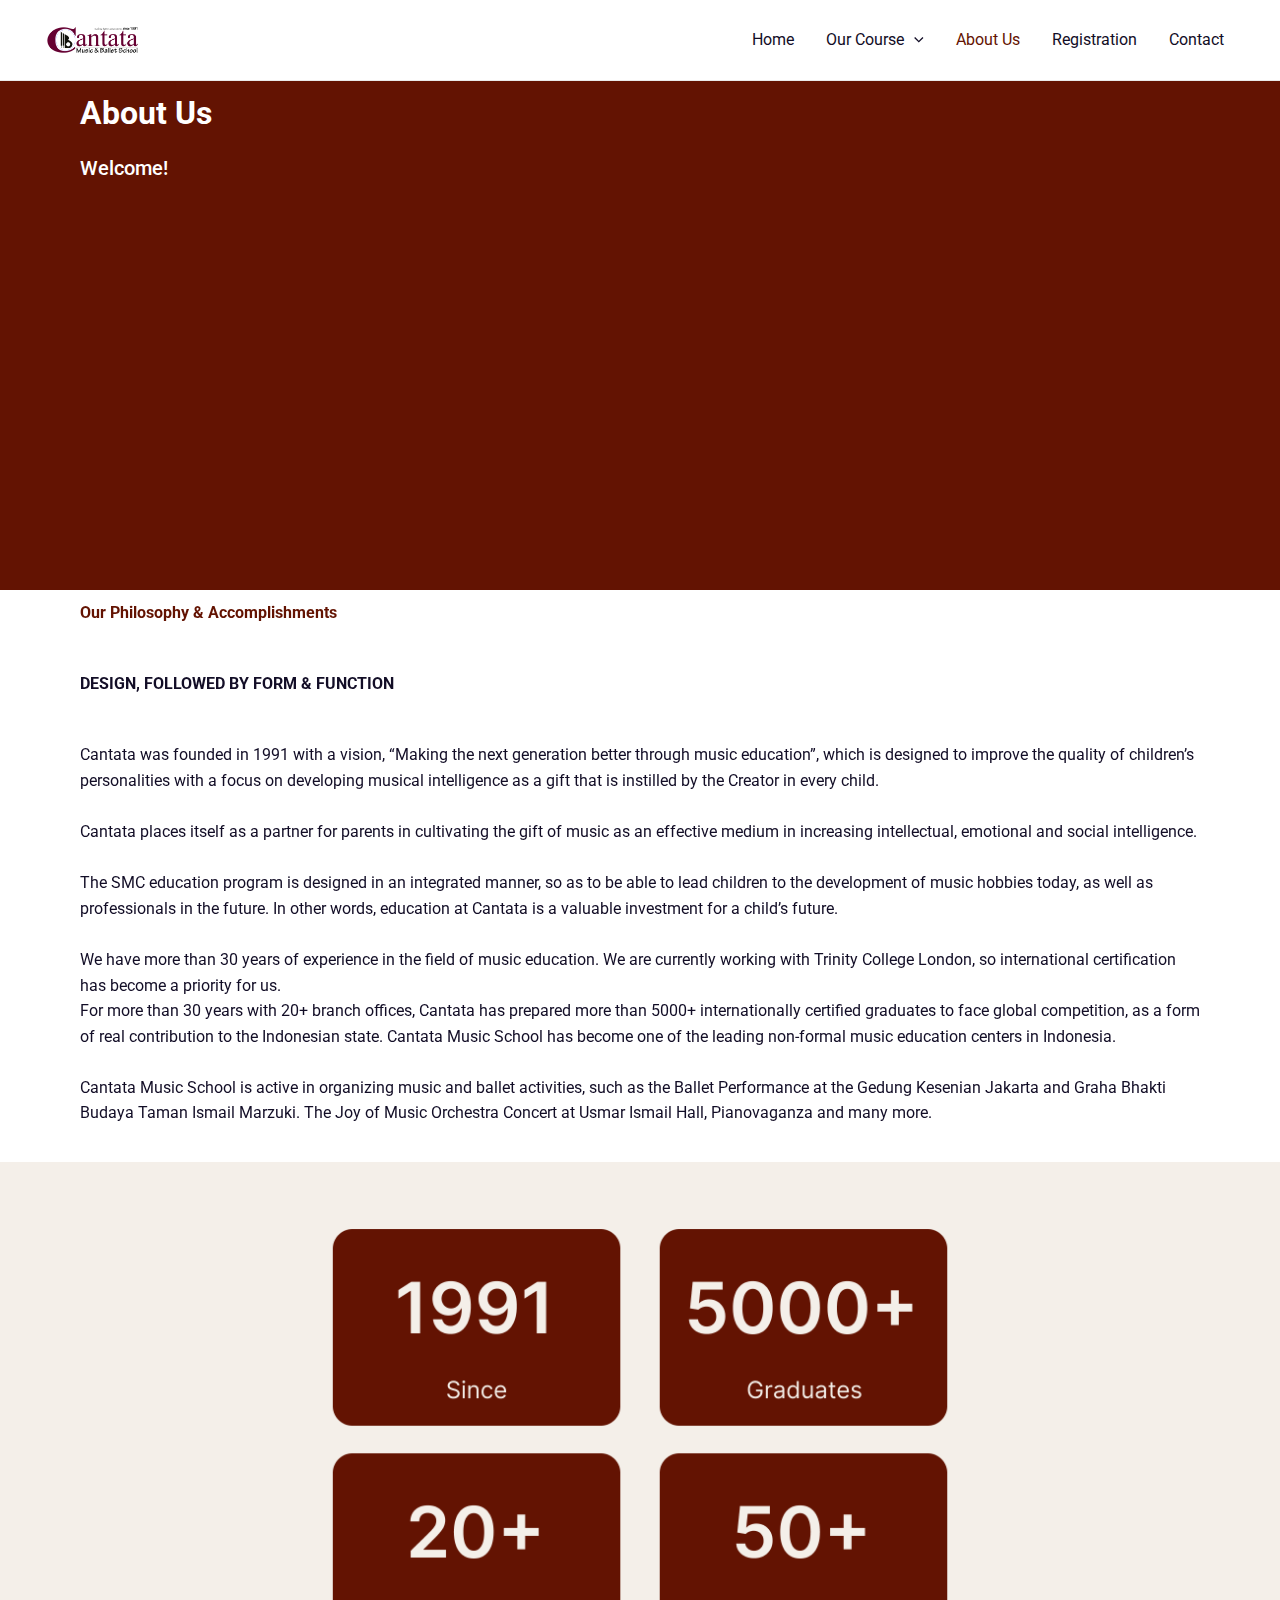
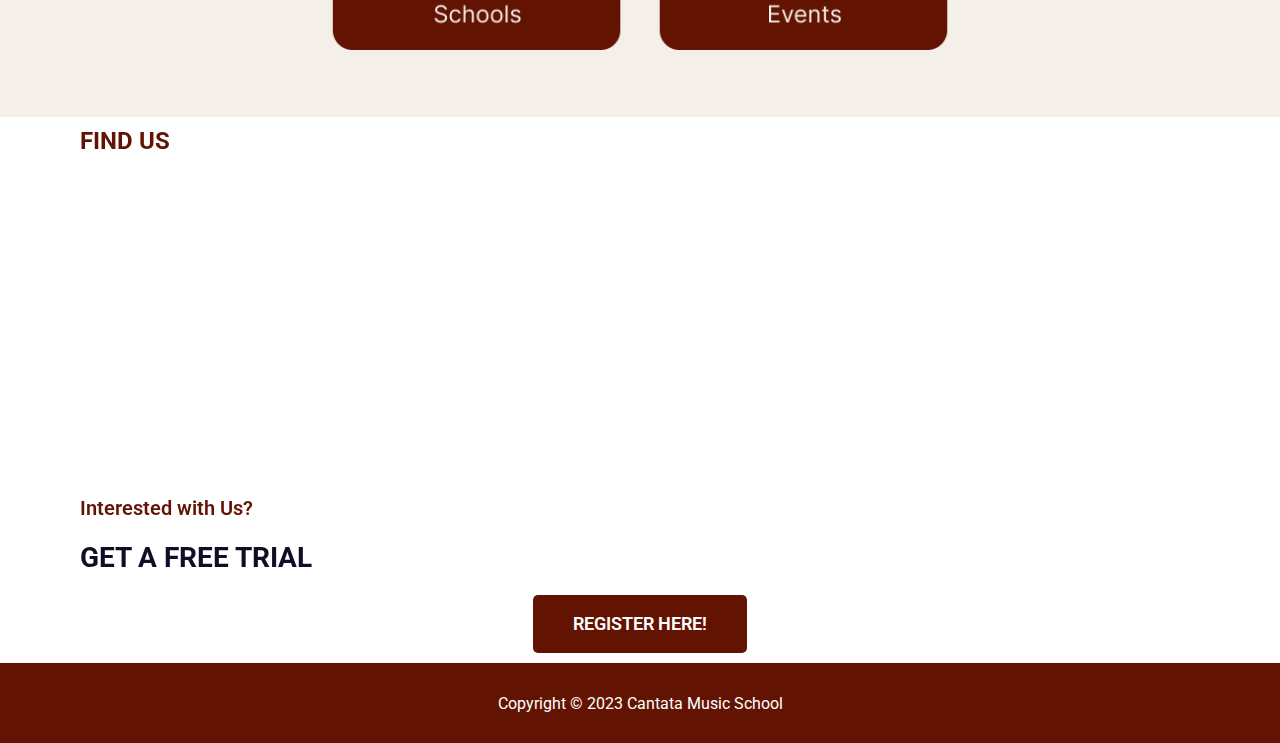
<file: about-us/index.html>
<!DOCTYPE html>
<html lang="en-US">
<head>
<meta charset="UTF-8">
<meta name="viewport" content="width=device-width, initial-scale=1">
	 <link rel="profile" href="https://gmpg.org/xfn/11"> 
	 <title>About Us &#8211; Cantata Music School</title>
<meta name="robots" content="max-image-preview:large">
<link rel="dns-prefetch" href="//fonts.googleapis.com">
<link rel="alternate" type="application/rss+xml" title="Cantata Music School &raquo; Feed" href="https://anespatricia.github.io/GV205-Cantata-Music-School-PBI-Anaesthasia-Patricia/feed/">
<link rel="alternate" type="application/rss+xml" title="Cantata Music School &raquo; Comments Feed" href="https://anespatricia.github.io/GV205-Cantata-Music-School-PBI-Anaesthasia-Patricia/comments/feed/">
<script>
window._wpemojiSettings = {"baseUrl":"https:\/\/s.w.org\/images\/core\/emoji\/14.0.0\/72x72\/","ext":".png","svgUrl":"https:\/\/s.w.org\/images\/core\/emoji\/14.0.0\/svg\/","svgExt":".svg","source":{"concatemoji":"https:\/\/anespatricia.github.io\/GV205-Cantata-Music-School-PBI-Anaesthasia-Patricia\/wp-includes\/js\/wp-emoji-release.min.js?ver=6.2.2"}};
/*! This file is auto-generated */
!function(e,a,t){var n,r,o,i=a.createElement("canvas"),p=i.getContext&&i.getContext("2d");function s(e,t){p.clearRect(0,0,i.width,i.height),p.fillText(e,0,0);e=i.toDataURL();return p.clearRect(0,0,i.width,i.height),p.fillText(t,0,0),e===i.toDataURL()}function c(e){var t=a.createElement("script");t.src=e,t.defer=t.type="text/javascript",a.getElementsByTagName("head")[0].appendChild(t)}for(o=Array("flag","emoji"),t.supports={everything:!0,everythingExceptFlag:!0},r=0;r<o.length;r++)t.supports[o[r]]=function(e){if(p&&p.fillText)switch(p.textBaseline="top",p.font="600 32px Arial",e){case"flag":return s("🏳️‍⚧️","🏳️​⚧️")?!1:!s("🇺🇳","🇺​🇳")&&!s("🏴󠁧󠁢󠁥󠁮󠁧󠁿","🏴​󠁧​󠁢​󠁥​󠁮​󠁧​󠁿");case"emoji":return!s("🫱🏻‍🫲🏿","🫱🏻​🫲🏿")}return!1}(o[r]),t.supports.everything=t.supports.everything&&t.supports[o[r]],"flag"!==o[r]&&(t.supports.everythingExceptFlag=t.supports.everythingExceptFlag&&t.supports[o[r]]);t.supports.everythingExceptFlag=t.supports.everythingExceptFlag&&!t.supports.flag,t.DOMReady=!1,t.readyCallback=function(){t.DOMReady=!0},t.supports.everything||(n=function(){t.readyCallback()},a.addEventListener?(a.addEventListener("DOMContentLoaded",n,!1),e.addEventListener("load",n,!1)):(e.attachEvent("onload",n),a.attachEvent("onreadystatechange",function(){"complete"===a.readyState&&t.readyCallback()})),(e=t.source||{}).concatemoji?c(e.concatemoji):e.wpemoji&&e.twemoji&&(c(e.twemoji),c(e.wpemoji)))}(window,document,window._wpemojiSettings);
</script>
<style>img.wp-smiley,
img.emoji {
	display: inline !important;
	border: none !important;
	box-shadow: none !important;
	height: 1em !important;
	width: 1em !important;
	margin: 0 0.07em !important;
	vertical-align: -0.1em !important;
	background: none !important;
	padding: 0 !important;
}</style>
	<link rel="stylesheet" id="astra-theme-css-css" href="https://anespatricia.github.io/GV205-Cantata-Music-School-PBI-Anaesthasia-Patricia/wp-content/themes/astra/assets/css/minified/main.min.css?ver=4.1.5" media="all">
<style id="astra-theme-css-inline-css">:root{--ast-container-default-xlg-padding:3em;--ast-container-default-lg-padding:3em;--ast-container-default-slg-padding:2em;--ast-container-default-md-padding:3em;--ast-container-default-sm-padding:3em;--ast-container-default-xs-padding:2.4em;--ast-container-default-xxs-padding:1.8em;--ast-code-block-background:#ECEFF3;--ast-comment-inputs-background:#F9FAFB;}html{font-size:100%;}a{color:var(--ast-global-color-4);}a:hover,a:focus{color:var(--ast-global-color-5);}body,button,input,select,textarea,.ast-button,.ast-custom-button{font-family:'Roboto',sans-serif;font-weight:400;font-size:16px;font-size:1rem;line-height:1.6em;}blockquote{color:var(--ast-global-color-4);}h1,.entry-content h1,h2,.entry-content h2,h3,.entry-content h3,h4,.entry-content h4,h5,.entry-content h5,h6,.entry-content h6,.site-title,.site-title a{font-family:'Roboto',sans-serif;font-weight:700;}.site-title{font-size:26px;font-size:1.625rem;display:none;}header .custom-logo-link img{max-width:107px;}.astra-logo-svg{width:107px;}.site-header .site-description{font-size:15px;font-size:0.9375rem;display:none;}.entry-title{font-size:26px;font-size:1.625rem;}h1,.entry-content h1{font-size:32px;font-size:2rem;font-weight:700;font-family:'Roboto',sans-serif;line-height:1.4em;}h2,.entry-content h2{font-size:28px;font-size:1.75rem;font-weight:700;font-family:'Roboto',sans-serif;line-height:1.25em;}h3,.entry-content h3{font-size:24px;font-size:1.5rem;font-weight:700;font-family:'Roboto',sans-serif;line-height:1.2em;}h4,.entry-content h4{font-size:20px;font-size:1.25rem;line-height:1.2em;font-weight:700;font-family:'Roboto',sans-serif;}h5,.entry-content h5{font-size:16px;font-size:1rem;line-height:1.2em;font-weight:700;font-family:'Roboto',sans-serif;}h6,.entry-content h6{font-size:14px;font-size:0.875rem;line-height:1.25em;font-weight:700;font-family:'Roboto',sans-serif;}::selection{background-color:var(--ast-global-color-0);color:#ffffff;}body,h1,.entry-title a,.entry-content h1,h2,.entry-content h2,h3,.entry-content h3,h4,.entry-content h4,h5,.entry-content h5,h6,.entry-content h6{color:var(--ast-global-color-4);}.tagcloud a:hover,.tagcloud a:focus,.tagcloud a.current-item{color:#000000;border-color:var(--ast-global-color-4);background-color:var(--ast-global-color-4);}input:focus,input[type="text"]:focus,input[type="email"]:focus,input[type="url"]:focus,input[type="password"]:focus,input[type="reset"]:focus,input[type="search"]:focus,textarea:focus{border-color:var(--ast-global-color-4);}input[type="radio"]:checked,input[type=reset],input[type="checkbox"]:checked,input[type="checkbox"]:hover:checked,input[type="checkbox"]:focus:checked,input[type=range]::-webkit-slider-thumb{border-color:var(--ast-global-color-4);background-color:var(--ast-global-color-4);box-shadow:none;}.site-footer a:hover + .post-count,.site-footer a:focus + .post-count{background:var(--ast-global-color-4);border-color:var(--ast-global-color-4);}.single .nav-links .nav-previous,.single .nav-links .nav-next{color:var(--ast-global-color-4);}.entry-meta,.entry-meta *{line-height:1.45;color:var(--ast-global-color-4);}.entry-meta a:hover,.entry-meta a:hover *,.entry-meta a:focus,.entry-meta a:focus *,.page-links > .page-link,.page-links .page-link:hover,.post-navigation a:hover{color:var(--ast-global-color-5);}#cat option,.secondary .calendar_wrap thead a,.secondary .calendar_wrap thead a:visited{color:var(--ast-global-color-4);}.secondary .calendar_wrap #today,.ast-progress-val span{background:var(--ast-global-color-4);}.secondary a:hover + .post-count,.secondary a:focus + .post-count{background:var(--ast-global-color-4);border-color:var(--ast-global-color-4);}.calendar_wrap #today > a{color:#000000;}.page-links .page-link,.single .post-navigation a{color:var(--ast-global-color-4);}.ast-archive-title{color:var(--ast-global-color-4);}.widget-title{font-size:22px;font-size:1.375rem;color:var(--ast-global-color-4);}.ast-single-post .entry-content a,.ast-comment-content a:not(.ast-comment-edit-reply-wrap a){text-decoration:underline;}.ast-single-post .wp-block-button .wp-block-button__link,.ast-single-post .elementor-button-wrapper .elementor-button,.ast-single-post .entry-content .uagb-tab a,.ast-single-post .entry-content .uagb-ifb-cta a,.ast-single-post .entry-content .wp-block-uagb-buttons a,.ast-single-post .entry-content .uabb-module-content a,.ast-single-post .entry-content .uagb-post-grid a,.ast-single-post .entry-content .uagb-timeline a,.ast-single-post .entry-content .uagb-toc__wrap a,.ast-single-post .entry-content .uagb-taxomony-box a,.ast-single-post .entry-content .woocommerce a,.entry-content .wp-block-latest-posts > li > a,.ast-single-post .entry-content .wp-block-file__button{text-decoration:none;}a:focus-visible,.ast-menu-toggle:focus-visible,.site .skip-link:focus-visible,.wp-block-loginout input:focus-visible,.wp-block-search.wp-block-search__button-inside .wp-block-search__inside-wrapper,.ast-header-navigation-arrow:focus-visible{outline-style:dotted;outline-color:inherit;outline-width:thin;border-color:transparent;}input:focus,input[type="text"]:focus,input[type="email"]:focus,input[type="url"]:focus,input[type="password"]:focus,input[type="reset"]:focus,input[type="search"]:focus,textarea:focus,.wp-block-search__input:focus,[data-section="section-header-mobile-trigger"] .ast-button-wrap .ast-mobile-menu-trigger-minimal:focus,.ast-mobile-popup-drawer.active .menu-toggle-close:focus,.woocommerce-ordering select.orderby:focus,#ast-scroll-top:focus,.woocommerce a.add_to_cart_button:focus,.woocommerce .button.single_add_to_cart_button:focus{border-style:dotted;border-color:inherit;border-width:thin;outline-color:transparent;}.ast-logo-title-inline .site-logo-img{padding-right:1em;}.site-logo-img img{ transition:all 0.2s linear;}.ast-page-builder-template .hentry {margin: 0;}.ast-page-builder-template .site-content > .ast-container {max-width: 100%;padding: 0;}.ast-page-builder-template .site-content #primary {padding: 0;margin: 0;}.ast-page-builder-template .no-results {text-align: center;margin: 4em auto;}.ast-page-builder-template .ast-pagination {padding: 2em;}.ast-page-builder-template .entry-header.ast-no-title.ast-no-thumbnail {margin-top: 0;}.ast-page-builder-template .entry-header.ast-header-without-markup {margin-top: 0;margin-bottom: 0;}.ast-page-builder-template .entry-header.ast-no-title.ast-no-meta {margin-bottom: 0;}.ast-page-builder-template.single .post-navigation {padding-bottom: 2em;}.ast-page-builder-template.single-post .site-content > .ast-container {max-width: 100%;}.ast-page-builder-template .entry-header {margin-top: 2em;margin-left: auto;margin-right: auto;}.ast-page-builder-template .ast-archive-description {margin: 2em auto 0;padding-left: 20px;padding-right: 20px;}.ast-page-builder-template .ast-row {margin-left: 0;margin-right: 0;}.single.ast-page-builder-template .entry-header + .entry-content {margin-bottom: 2em;}@media(min-width: 921px) {.ast-page-builder-template.archive.ast-right-sidebar .ast-row article,.ast-page-builder-template.archive.ast-left-sidebar .ast-row article {padding-left: 0;padding-right: 0;}}@media (max-width:921px){#ast-desktop-header{display:none;}}@media (min-width:921px){#ast-mobile-header{display:none;}}.wp-block-buttons.aligncenter{justify-content:center;}@media (max-width:921px){.ast-theme-transparent-header #primary,.ast-theme-transparent-header #secondary{padding:0;}}@media (max-width:921px){.ast-plain-container.ast-no-sidebar #primary{padding:0;}}.ast-plain-container.ast-no-sidebar #primary{margin-top:0;margin-bottom:0;}.wp-block-button.is-style-outline .wp-block-button__link{border-color:var(--ast-global-color-0);}div.wp-block-button.is-style-outline > .wp-block-button__link:not(.has-text-color),div.wp-block-button.wp-block-button__link.is-style-outline:not(.has-text-color){color:var(--ast-global-color-0);}.wp-block-button.is-style-outline .wp-block-button__link:hover,div.wp-block-button.is-style-outline .wp-block-button__link:focus,div.wp-block-button.is-style-outline > .wp-block-button__link:not(.has-text-color):hover,div.wp-block-button.wp-block-button__link.is-style-outline:not(.has-text-color):hover{color:#ffffff;background-color:var(--ast-global-color-5);border-color:var(--ast-global-color-5);}.post-page-numbers.current .page-link,.ast-pagination .page-numbers.current{color:#ffffff;border-color:var(--ast-global-color-0);background-color:var(--ast-global-color-0);border-radius:2px;}h1.widget-title{font-weight:700;}h2.widget-title{font-weight:700;}h3.widget-title{font-weight:700;}#page{display:flex;flex-direction:column;min-height:100vh;}.ast-404-layout-1 h1.page-title{color:var(--ast-global-color-2);}.single .post-navigation a{line-height:1em;height:inherit;}.error-404 .page-sub-title{font-size:1.5rem;font-weight:inherit;}.search .site-content .content-area .search-form{margin-bottom:0;}#page .site-content{flex-grow:1;}.widget{margin-bottom:3.5em;}#secondary li{line-height:1.5em;}#secondary .wp-block-group h2{margin-bottom:0.7em;}#secondary h2{font-size:1.7rem;}.ast-separate-container .ast-article-post,.ast-separate-container .ast-article-single,.ast-separate-container .ast-comment-list li.depth-1,.ast-separate-container .comment-respond{padding:3em;}.ast-separate-container .ast-comment-list li.depth-1,.hentry{margin-bottom:2em;}.ast-separate-container .ast-archive-description,.ast-separate-container .ast-author-box{background-color:var(--ast-global-color-5);border-bottom:1px solid var(--ast-border-color);}.ast-separate-container .comments-title{padding:2em 2em 0 2em;}.ast-page-builder-template .comment-form-textarea,.ast-comment-formwrap .ast-grid-common-col{padding:0;}.ast-comment-formwrap{padding:0 20px;display:inline-flex;column-gap:20px;}.archive.ast-page-builder-template .entry-header{margin-top:2em;}.ast-page-builder-template .ast-comment-formwrap{width:100%;}.entry-title{margin-bottom:0.5em;}.ast-archive-description p{font-size:inherit;font-weight:inherit;line-height:inherit;}@media (min-width:921px){.ast-left-sidebar.ast-page-builder-template #secondary,.archive.ast-right-sidebar.ast-page-builder-template .site-main{padding-left:20px;padding-right:20px;}}@media (max-width:544px){.ast-comment-formwrap.ast-row{column-gap:10px;display:inline-block;}#ast-commentform .ast-grid-common-col{position:relative;width:100%;}}@media (min-width:1201px){.ast-separate-container .ast-article-post,.ast-separate-container .ast-article-single,.ast-separate-container .ast-author-box,.ast-separate-container .ast-404-layout-1,.ast-separate-container .no-results{padding:3em;}}@media (max-width:921px){.ast-separate-container #primary,.ast-separate-container #secondary{padding:1.5em 0;}#primary,#secondary{padding:1.5em 0;margin:0;}.ast-left-sidebar #content > .ast-container{display:flex;flex-direction:column-reverse;width:100%;}}@media (min-width:922px){.ast-separate-container.ast-right-sidebar #primary,.ast-separate-container.ast-left-sidebar #primary{border:0;}.search-no-results.ast-separate-container #primary{margin-bottom:4em;}}.wp-block-button .wp-block-button__link{color:#ffffff;}.wp-block-button .wp-block-button__link:hover,.wp-block-button .wp-block-button__link:focus{color:#ffffff;background-color:var(--ast-global-color-5);border-color:var(--ast-global-color-5);}.elementor-widget-heading h1.elementor-heading-title{line-height:1.4em;}.elementor-widget-heading h2.elementor-heading-title{line-height:1.25em;}.elementor-widget-heading h3.elementor-heading-title{line-height:1.2em;}.elementor-widget-heading h4.elementor-heading-title{line-height:1.2em;}.elementor-widget-heading h5.elementor-heading-title{line-height:1.2em;}.elementor-widget-heading h6.elementor-heading-title{line-height:1.25em;}.wp-block-button .wp-block-button__link,.wp-block-search .wp-block-search__button,body .wp-block-file .wp-block-file__button{border-color:var(--ast-global-color-0);background-color:var(--ast-global-color-0);color:#ffffff;font-family:inherit;font-weight:500;line-height:1em;font-size:16px;font-size:1rem;padding-top:15px;padding-right:30px;padding-bottom:15px;padding-left:30px;}@media (max-width:921px){.wp-block-button .wp-block-button__link,.wp-block-search .wp-block-search__button,body .wp-block-file .wp-block-file__button{padding-top:14px;padding-right:28px;padding-bottom:14px;padding-left:28px;}}@media (max-width:544px){.wp-block-button .wp-block-button__link,.wp-block-search .wp-block-search__button,body .wp-block-file .wp-block-file__button{padding-top:12px;padding-right:24px;padding-bottom:12px;padding-left:24px;}}.menu-toggle,button,.ast-button,.ast-custom-button,.button,input#submit,input[type="button"],input[type="submit"],input[type="reset"],form[CLASS*="wp-block-search__"].wp-block-search .wp-block-search__inside-wrapper .wp-block-search__button,body .wp-block-file .wp-block-file__button,.search .search-submit,.woocommerce a.button,.woocommerce button.button,.woocommerce .woocommerce-message a.button,.woocommerce #respond input#submit.alt,.woocommerce input.button.alt,.woocommerce input.button,.woocommerce input.button:disabled,.woocommerce input.button:disabled[disabled],.woocommerce input.button:disabled:hover,.woocommerce input.button:disabled[disabled]:hover,.woocommerce #respond input#submit,.woocommerce button.button.alt.disabled,.wc-block-grid__products .wc-block-grid__product .wp-block-button__link,.wc-block-grid__product-onsale,[CLASS*="wc-block"] button,.woocommerce-js .astra-cart-drawer .astra-cart-drawer-content .woocommerce-mini-cart__buttons .button:not(.checkout):not(.ast-continue-shopping),.woocommerce-js .astra-cart-drawer .astra-cart-drawer-content .woocommerce-mini-cart__buttons a.checkout,.woocommerce button.button.alt.disabled.wc-variation-selection-needed{border-style:solid;border-top-width:0;border-right-width:0;border-left-width:0;border-bottom-width:0;color:#ffffff;border-color:var(--ast-global-color-0);background-color:var(--ast-global-color-0);padding-top:15px;padding-right:30px;padding-bottom:15px;padding-left:30px;font-family:inherit;font-weight:500;font-size:16px;font-size:1rem;line-height:1em;}button:focus,.menu-toggle:hover,button:hover,.ast-button:hover,.ast-custom-button:hover .button:hover,.ast-custom-button:hover ,input[type=reset]:hover,input[type=reset]:focus,input#submit:hover,input#submit:focus,input[type="button"]:hover,input[type="button"]:focus,input[type="submit"]:hover,input[type="submit"]:focus,form[CLASS*="wp-block-search__"].wp-block-search .wp-block-search__inside-wrapper .wp-block-search__button:hover,form[CLASS*="wp-block-search__"].wp-block-search .wp-block-search__inside-wrapper .wp-block-search__button:focus,body .wp-block-file .wp-block-file__button:hover,body .wp-block-file .wp-block-file__button:focus,.woocommerce a.button:hover,.woocommerce button.button:hover,.woocommerce .woocommerce-message a.button:hover,.woocommerce #respond input#submit:hover,.woocommerce #respond input#submit.alt:hover,.woocommerce input.button.alt:hover,.woocommerce input.button:hover,.woocommerce button.button.alt.disabled:hover,.wc-block-grid__products .wc-block-grid__product .wp-block-button__link:hover,[CLASS*="wc-block"] button:hover,.woocommerce-js .astra-cart-drawer .astra-cart-drawer-content .woocommerce-mini-cart__buttons .button:not(.checkout):not(.ast-continue-shopping):hover,.woocommerce-js .astra-cart-drawer .astra-cart-drawer-content .woocommerce-mini-cart__buttons a.checkout:hover,.woocommerce button.button.alt.disabled.wc-variation-selection-needed:hover{color:#ffffff;background-color:var(--ast-global-color-5);border-color:var(--ast-global-color-5);}form[CLASS*="wp-block-search__"].wp-block-search .wp-block-search__inside-wrapper .wp-block-search__button.has-icon{padding-top:calc(15px - 3px);padding-right:calc(30px - 3px);padding-bottom:calc(15px - 3px);padding-left:calc(30px - 3px);}@media (max-width:921px){.menu-toggle,button,.ast-button,.ast-custom-button,.button,input#submit,input[type="button"],input[type="submit"],input[type="reset"],form[CLASS*="wp-block-search__"].wp-block-search .wp-block-search__inside-wrapper .wp-block-search__button,body .wp-block-file .wp-block-file__button,.search .search-submit,.woocommerce a.button,.woocommerce button.button,.woocommerce .woocommerce-message a.button,.woocommerce #respond input#submit.alt,.woocommerce input.button.alt,.woocommerce input.button,.woocommerce input.button:disabled,.woocommerce input.button:disabled[disabled],.woocommerce input.button:disabled:hover,.woocommerce input.button:disabled[disabled]:hover,.woocommerce #respond input#submit,.woocommerce button.button.alt.disabled,.wc-block-grid__products .wc-block-grid__product .wp-block-button__link,.wc-block-grid__product-onsale,[CLASS*="wc-block"] button,.woocommerce-js .astra-cart-drawer .astra-cart-drawer-content .woocommerce-mini-cart__buttons .button:not(.checkout):not(.ast-continue-shopping),.woocommerce-js .astra-cart-drawer .astra-cart-drawer-content .woocommerce-mini-cart__buttons a.checkout,.woocommerce button.button.alt.disabled.wc-variation-selection-needed{padding-top:14px;padding-right:28px;padding-bottom:14px;padding-left:28px;}}@media (max-width:544px){.menu-toggle,button,.ast-button,.ast-custom-button,.button,input#submit,input[type="button"],input[type="submit"],input[type="reset"],form[CLASS*="wp-block-search__"].wp-block-search .wp-block-search__inside-wrapper .wp-block-search__button,body .wp-block-file .wp-block-file__button,.search .search-submit,.woocommerce a.button,.woocommerce button.button,.woocommerce .woocommerce-message a.button,.woocommerce #respond input#submit.alt,.woocommerce input.button.alt,.woocommerce input.button,.woocommerce input.button:disabled,.woocommerce input.button:disabled[disabled],.woocommerce input.button:disabled:hover,.woocommerce input.button:disabled[disabled]:hover,.woocommerce #respond input#submit,.woocommerce button.button.alt.disabled,.wc-block-grid__products .wc-block-grid__product .wp-block-button__link,.wc-block-grid__product-onsale,[CLASS*="wc-block"] button,.woocommerce-js .astra-cart-drawer .astra-cart-drawer-content .woocommerce-mini-cart__buttons .button:not(.checkout):not(.ast-continue-shopping),.woocommerce-js .astra-cart-drawer .astra-cart-drawer-content .woocommerce-mini-cart__buttons a.checkout,.woocommerce button.button.alt.disabled.wc-variation-selection-needed{padding-top:12px;padding-right:24px;padding-bottom:12px;padding-left:24px;}}@media (max-width:921px){.ast-mobile-header-stack .main-header-bar .ast-search-menu-icon{display:inline-block;}.ast-header-break-point.ast-header-custom-item-outside .ast-mobile-header-stack .main-header-bar .ast-search-icon{margin:0;}.ast-comment-avatar-wrap img{max-width:2.5em;}.ast-separate-container .ast-comment-list li.depth-1{padding:1.5em 2.14em;}.ast-separate-container .comment-respond{padding:2em 2.14em;}.ast-comment-meta{padding:0 1.8888em 1.3333em;}}@media (min-width:544px){.ast-container{max-width:100%;}}@media (max-width:544px){.ast-separate-container .ast-article-post,.ast-separate-container .ast-article-single,.ast-separate-container .comments-title,.ast-separate-container .ast-archive-description{padding:1.5em 1em;}.ast-separate-container #content .ast-container{padding-left:0.54em;padding-right:0.54em;}.ast-separate-container .ast-comment-list li.depth-1{padding:1.5em 1em;margin-bottom:1.5em;}.ast-separate-container .ast-comment-list .bypostauthor{padding:.5em;}.ast-search-menu-icon.ast-dropdown-active .search-field{width:170px;}}.ast-separate-container{background-color:var(--ast-global-color-4);;background-image:none;;}@media (max-width:921px){.site-title{display:none;}.site-header .site-description{display:none;}.entry-title{font-size:30px;}h1,.entry-content h1{font-size:30px;}h2,.entry-content h2{font-size:25px;}h3,.entry-content h3{font-size:20px;}}@media (max-width:544px){.site-title{display:none;}.site-header .site-description{display:none;}.entry-title{font-size:30px;}h1,.entry-content h1{font-size:30px;}h2,.entry-content h2{font-size:25px;}h3,.entry-content h3{font-size:20px;}header .custom-logo-link img,.ast-header-break-point .site-branding img,.ast-header-break-point .custom-logo-link img{max-width:108px;}.astra-logo-svg{width:108px;}.ast-header-break-point .site-logo-img .custom-mobile-logo-link img{max-width:108px;}body,.ast-separate-container{background-color:var(--ast-global-color-4);;background-image:none;;}}@media (max-width:921px){html{font-size:91.2%;}}@media (max-width:544px){html{font-size:91.2%;}}@media (min-width:922px){.ast-container{max-width:1240px;}}@media (min-width:922px){.site-content .ast-container{display:flex;}}@media (max-width:921px){.site-content .ast-container{flex-direction:column;}}@media (min-width:922px){.main-header-menu .sub-menu .menu-item.ast-left-align-sub-menu:hover > .sub-menu,.main-header-menu .sub-menu .menu-item.ast-left-align-sub-menu.focus > .sub-menu{margin-left:-0px;}}blockquote,cite {font-style: initial;}.wp-block-file {display: flex;align-items: center;flex-wrap: wrap;justify-content: space-between;}.wp-block-pullquote {border: none;}.wp-block-pullquote blockquote::before {content: "\201D";font-family: "Helvetica",sans-serif;display: flex;transform: rotate( 180deg );font-size: 6rem;font-style: normal;line-height: 1;font-weight: bold;align-items: center;justify-content: center;}.has-text-align-right > blockquote::before {justify-content: flex-start;}.has-text-align-left > blockquote::before {justify-content: flex-end;}figure.wp-block-pullquote.is-style-solid-color blockquote {max-width: 100%;text-align: inherit;}html body {--wp--custom--ast-default-block-top-padding: 3em;--wp--custom--ast-default-block-right-padding: 3em;--wp--custom--ast-default-block-bottom-padding: 3em;--wp--custom--ast-default-block-left-padding: 3em;--wp--custom--ast-container-width: 1200px;--wp--custom--ast-content-width-size: 1200px;--wp--custom--ast-wide-width-size: calc(1200px + var(--wp--custom--ast-default-block-left-padding) + var(--wp--custom--ast-default-block-right-padding));}.ast-narrow-container {--wp--custom--ast-content-width-size: 750px;--wp--custom--ast-wide-width-size: 750px;}@media(max-width: 921px) {html body {--wp--custom--ast-default-block-top-padding: 3em;--wp--custom--ast-default-block-right-padding: 2em;--wp--custom--ast-default-block-bottom-padding: 3em;--wp--custom--ast-default-block-left-padding: 2em;}}@media(max-width: 544px) {html body {--wp--custom--ast-default-block-top-padding: 3em;--wp--custom--ast-default-block-right-padding: 1.5em;--wp--custom--ast-default-block-bottom-padding: 3em;--wp--custom--ast-default-block-left-padding: 1.5em;}}.entry-content > .wp-block-group,.entry-content > .wp-block-cover,.entry-content > .wp-block-columns {padding-top: var(--wp--custom--ast-default-block-top-padding);padding-right: var(--wp--custom--ast-default-block-right-padding);padding-bottom: var(--wp--custom--ast-default-block-bottom-padding);padding-left: var(--wp--custom--ast-default-block-left-padding);}.ast-plain-container.ast-no-sidebar .entry-content > .alignfull,.ast-page-builder-template .ast-no-sidebar .entry-content > .alignfull {margin-left: calc( -50vw + 50%);margin-right: calc( -50vw + 50%);max-width: 100vw;width: 100vw;}.ast-plain-container.ast-no-sidebar .entry-content .alignfull .alignfull,.ast-page-builder-template.ast-no-sidebar .entry-content .alignfull .alignfull,.ast-plain-container.ast-no-sidebar .entry-content .alignfull .alignwide,.ast-page-builder-template.ast-no-sidebar .entry-content .alignfull .alignwide,.ast-plain-container.ast-no-sidebar .entry-content .alignwide .alignfull,.ast-page-builder-template.ast-no-sidebar .entry-content .alignwide .alignfull,.ast-plain-container.ast-no-sidebar .entry-content .alignwide .alignwide,.ast-page-builder-template.ast-no-sidebar .entry-content .alignwide .alignwide,.ast-plain-container.ast-no-sidebar .entry-content .wp-block-column .alignfull,.ast-page-builder-template.ast-no-sidebar .entry-content .wp-block-column .alignfull,.ast-plain-container.ast-no-sidebar .entry-content .wp-block-column .alignwide,.ast-page-builder-template.ast-no-sidebar .entry-content .wp-block-column .alignwide {margin-left: auto;margin-right: auto;width: 100%;}[ast-blocks-layout] .wp-block-separator:not(.is-style-dots) {height: 0;}[ast-blocks-layout] .wp-block-separator {margin: 20px auto;}[ast-blocks-layout] .wp-block-separator:not(.is-style-wide):not(.is-style-dots) {max-width: 100px;}[ast-blocks-layout] .wp-block-separator.has-background {padding: 0;}.entry-content[ast-blocks-layout] > * {max-width: var(--wp--custom--ast-content-width-size);margin-left: auto;margin-right: auto;}.entry-content[ast-blocks-layout] > .alignwide {max-width: var(--wp--custom--ast-wide-width-size);}.entry-content[ast-blocks-layout] .alignfull {max-width: none;}.entry-content .wp-block-columns {margin-bottom: 0;}blockquote {margin: 1.5em;border: none;}.wp-block-quote:not(.has-text-align-right):not(.has-text-align-center) {border-left: 5px solid rgba(0,0,0,0.05);}.has-text-align-right > blockquote,blockquote.has-text-align-right {border-right: 5px solid rgba(0,0,0,0.05);}.has-text-align-left > blockquote,blockquote.has-text-align-left {border-left: 5px solid rgba(0,0,0,0.05);}.wp-block-site-tagline,.wp-block-latest-posts .read-more {margin-top: 15px;}.wp-block-loginout p label {display: block;}.wp-block-loginout p:not(.login-remember):not(.login-submit) input {width: 100%;}.wp-block-loginout input:focus {border-color: transparent;}.wp-block-loginout input:focus {outline: thin dotted;}.entry-content .wp-block-media-text .wp-block-media-text__content {padding: 0 0 0 8%;}.entry-content .wp-block-media-text.has-media-on-the-right .wp-block-media-text__content {padding: 0 8% 0 0;}.entry-content .wp-block-media-text.has-background .wp-block-media-text__content {padding: 8%;}.entry-content .wp-block-cover:not([class*="background-color"]) .wp-block-cover__inner-container,.entry-content .wp-block-cover:not([class*="background-color"]) .wp-block-cover-image-text,.entry-content .wp-block-cover:not([class*="background-color"]) .wp-block-cover-text,.entry-content .wp-block-cover-image:not([class*="background-color"]) .wp-block-cover__inner-container,.entry-content .wp-block-cover-image:not([class*="background-color"]) .wp-block-cover-image-text,.entry-content .wp-block-cover-image:not([class*="background-color"]) .wp-block-cover-text {color: var(--ast-global-color-5);}.wp-block-loginout .login-remember input {width: 1.1rem;height: 1.1rem;margin: 0 5px 4px 0;vertical-align: middle;}.wp-block-latest-posts > li > *:first-child,.wp-block-latest-posts:not(.is-grid) > li:first-child {margin-top: 0;}.wp-block-search__inside-wrapper .wp-block-search__input {padding: 0 10px;color: var(--ast-global-color-3);background: var(--ast-global-color-5);border-color: var(--ast-border-color);}.wp-block-latest-posts .read-more {margin-bottom: 1.5em;}.wp-block-search__no-button .wp-block-search__inside-wrapper .wp-block-search__input {padding-top: 5px;padding-bottom: 5px;}.wp-block-latest-posts .wp-block-latest-posts__post-date,.wp-block-latest-posts .wp-block-latest-posts__post-author {font-size: 1rem;}.wp-block-latest-posts > li > *,.wp-block-latest-posts:not(.is-grid) > li {margin-top: 12px;margin-bottom: 12px;}.ast-page-builder-template .entry-content[ast-blocks-layout] > *,.ast-page-builder-template .entry-content[ast-blocks-layout] > .alignfull > * {max-width: none;}.ast-page-builder-template .entry-content[ast-blocks-layout] > .alignwide > * {max-width: var(--wp--custom--ast-wide-width-size);}.ast-page-builder-template .entry-content[ast-blocks-layout] > .inherit-container-width > *,.ast-page-builder-template .entry-content[ast-blocks-layout] > * > *,.entry-content[ast-blocks-layout] > .wp-block-cover .wp-block-cover__inner-container {max-width: var(--wp--custom--ast-content-width-size);margin-left: auto;margin-right: auto;}.entry-content[ast-blocks-layout] .wp-block-cover:not(.alignleft):not(.alignright) {width: auto;}@media(max-width: 1200px) {.ast-separate-container .entry-content > .alignfull,.ast-separate-container .entry-content[ast-blocks-layout] > .alignwide,.ast-plain-container .entry-content[ast-blocks-layout] > .alignwide,.ast-plain-container .entry-content .alignfull {margin-left: calc(-1 * min(var(--ast-container-default-xlg-padding),20px)) ;margin-right: calc(-1 * min(var(--ast-container-default-xlg-padding),20px));}}@media(min-width: 1201px) {.ast-separate-container .entry-content > .alignfull {margin-left: calc(-1 * var(--ast-container-default-xlg-padding) );margin-right: calc(-1 * var(--ast-container-default-xlg-padding) );}.ast-separate-container .entry-content[ast-blocks-layout] > .alignwide,.ast-plain-container .entry-content[ast-blocks-layout] > .alignwide {margin-left: calc(-1 * var(--wp--custom--ast-default-block-left-padding) );margin-right: calc(-1 * var(--wp--custom--ast-default-block-right-padding) );}}@media(min-width: 921px) {.ast-separate-container .entry-content .wp-block-group.alignwide:not(.inherit-container-width) > :where(:not(.alignleft):not(.alignright)),.ast-plain-container .entry-content .wp-block-group.alignwide:not(.inherit-container-width) > :where(:not(.alignleft):not(.alignright)) {max-width: calc( var(--wp--custom--ast-content-width-size) + 80px );}.ast-plain-container.ast-right-sidebar .entry-content[ast-blocks-layout] .alignfull,.ast-plain-container.ast-left-sidebar .entry-content[ast-blocks-layout] .alignfull {margin-left: -60px;margin-right: -60px;}}@media(min-width: 544px) {.entry-content > .alignleft {margin-right: 20px;}.entry-content > .alignright {margin-left: 20px;}}@media (max-width:544px){.wp-block-columns .wp-block-column:not(:last-child){margin-bottom:20px;}.wp-block-latest-posts{margin:0;}}@media( max-width: 600px ) {.entry-content .wp-block-media-text .wp-block-media-text__content,.entry-content .wp-block-media-text.has-media-on-the-right .wp-block-media-text__content {padding: 8% 0 0;}.entry-content .wp-block-media-text.has-background .wp-block-media-text__content {padding: 8%;}}.ast-separate-container .entry-content .uagb-is-root-container {padding-left: 0;}.ast-page-builder-template .entry-header {padding-left: 0;}@media(min-width: 1201px) {.ast-separate-container .entry-content > .uagb-is-root-container {margin-left: 0;margin-right: 0;}}.ast-narrow-container .site-content .wp-block-uagb-image--align-full .wp-block-uagb-image__figure {max-width: 100%;margin-left: auto;margin-right: auto;}.entry-content ul,.entry-content ol {padding: revert;margin: revert;}:root .has-ast-global-color-0-color{color:var(--ast-global-color-0);}:root .has-ast-global-color-0-background-color{background-color:var(--ast-global-color-0);}:root .wp-block-button .has-ast-global-color-0-color{color:var(--ast-global-color-0);}:root .wp-block-button .has-ast-global-color-0-background-color{background-color:var(--ast-global-color-0);}:root .has-ast-global-color-1-color{color:var(--ast-global-color-1);}:root .has-ast-global-color-1-background-color{background-color:var(--ast-global-color-1);}:root .wp-block-button .has-ast-global-color-1-color{color:var(--ast-global-color-1);}:root .wp-block-button .has-ast-global-color-1-background-color{background-color:var(--ast-global-color-1);}:root .has-ast-global-color-2-color{color:var(--ast-global-color-2);}:root .has-ast-global-color-2-background-color{background-color:var(--ast-global-color-2);}:root .wp-block-button .has-ast-global-color-2-color{color:var(--ast-global-color-2);}:root .wp-block-button .has-ast-global-color-2-background-color{background-color:var(--ast-global-color-2);}:root .has-ast-global-color-3-color{color:var(--ast-global-color-3);}:root .has-ast-global-color-3-background-color{background-color:var(--ast-global-color-3);}:root .wp-block-button .has-ast-global-color-3-color{color:var(--ast-global-color-3);}:root .wp-block-button .has-ast-global-color-3-background-color{background-color:var(--ast-global-color-3);}:root .has-ast-global-color-4-color{color:var(--ast-global-color-4);}:root .has-ast-global-color-4-background-color{background-color:var(--ast-global-color-4);}:root .wp-block-button .has-ast-global-color-4-color{color:var(--ast-global-color-4);}:root .wp-block-button .has-ast-global-color-4-background-color{background-color:var(--ast-global-color-4);}:root .has-ast-global-color-5-color{color:var(--ast-global-color-5);}:root .has-ast-global-color-5-background-color{background-color:var(--ast-global-color-5);}:root .wp-block-button .has-ast-global-color-5-color{color:var(--ast-global-color-5);}:root .wp-block-button .has-ast-global-color-5-background-color{background-color:var(--ast-global-color-5);}:root .has-ast-global-color-6-color{color:var(--ast-global-color-6);}:root .has-ast-global-color-6-background-color{background-color:var(--ast-global-color-6);}:root .wp-block-button .has-ast-global-color-6-color{color:var(--ast-global-color-6);}:root .wp-block-button .has-ast-global-color-6-background-color{background-color:var(--ast-global-color-6);}:root .has-ast-global-color-7-color{color:var(--ast-global-color-7);}:root .has-ast-global-color-7-background-color{background-color:var(--ast-global-color-7);}:root .wp-block-button .has-ast-global-color-7-color{color:var(--ast-global-color-7);}:root .wp-block-button .has-ast-global-color-7-background-color{background-color:var(--ast-global-color-7);}:root .has-ast-global-color-8-color{color:var(--ast-global-color-8);}:root .has-ast-global-color-8-background-color{background-color:var(--ast-global-color-8);}:root .wp-block-button .has-ast-global-color-8-color{color:var(--ast-global-color-8);}:root .wp-block-button .has-ast-global-color-8-background-color{background-color:var(--ast-global-color-8);}:root{--ast-global-color-0:#631302;--ast-global-color-1:#f4efe9;--ast-global-color-2:#120d26;--ast-global-color-3:#334155;--ast-global-color-4:#ffffff;--ast-global-color-5:#373bff;--ast-global-color-6:#fedc00;--ast-global-color-7:#cbd5e1;--ast-global-color-8:#94a3b8;}:root {--ast-border-color : var(--ast-global-color-4);}.ast-single-entry-banner {-js-display: flex;display: flex;flex-direction: column;justify-content: center;text-align: center;position: relative;background: #eeeeee;}.ast-single-entry-banner[data-banner-layout="layout-1"] {max-width: 1200px;background: inherit;padding: 20px 0;}.ast-single-entry-banner[data-banner-width-type="custom"] {margin: 0 auto;width: 100%;}.ast-single-entry-banner + .site-content .entry-header {margin-bottom: 0;}header.entry-header .entry-title{font-weight:600;font-size:32px;font-size:2rem;}header.entry-header > *:not(:last-child){margin-bottom:10px;}.ast-archive-entry-banner {-js-display: flex;display: flex;flex-direction: column;justify-content: center;text-align: center;position: relative;background: #eeeeee;}.ast-archive-entry-banner[data-banner-width-type="custom"] {margin: 0 auto;width: 100%;}.ast-archive-entry-banner[data-banner-layout="layout-1"] {background: inherit;padding: 20px 0;text-align: left;}body.archive .ast-archive-description{max-width:1200px;width:100%;text-align:left;padding-top:3em;padding-right:3em;padding-bottom:3em;padding-left:3em;}body.archive .ast-archive-description .ast-archive-title,body.archive .ast-archive-description .ast-archive-title *{font-weight:600;font-size:32px;font-size:2rem;}body.archive .ast-archive-description > *:not(:last-child){margin-bottom:10px;}@media (max-width:921px){body.archive .ast-archive-description{text-align:left;}}@media (max-width:544px){body.archive .ast-archive-description{text-align:left;}}.ast-breadcrumbs .trail-browse,.ast-breadcrumbs .trail-items,.ast-breadcrumbs .trail-items li{display:inline-block;margin:0;padding:0;border:none;background:inherit;text-indent:0;text-decoration:none;}.ast-breadcrumbs .trail-browse{font-size:inherit;font-style:inherit;font-weight:inherit;color:inherit;}.ast-breadcrumbs .trail-items{list-style:none;}.trail-items li::after{padding:0 0.3em;content:"\00bb";}.trail-items li:last-of-type::after{display:none;}h1,.entry-content h1,h2,.entry-content h2,h3,.entry-content h3,h4,.entry-content h4,h5,.entry-content h5,h6,.entry-content h6{color:var(--ast-global-color-4);}.entry-title a{color:var(--ast-global-color-4);}@media (max-width:921px){.ast-builder-grid-row-container.ast-builder-grid-row-tablet-3-firstrow .ast-builder-grid-row > *:first-child,.ast-builder-grid-row-container.ast-builder-grid-row-tablet-3-lastrow .ast-builder-grid-row > *:last-child{grid-column:1 / -1;}}@media (max-width:544px){.ast-builder-grid-row-container.ast-builder-grid-row-mobile-3-firstrow .ast-builder-grid-row > *:first-child,.ast-builder-grid-row-container.ast-builder-grid-row-mobile-3-lastrow .ast-builder-grid-row > *:last-child{grid-column:1 / -1;}}.ast-builder-layout-element[data-section="title_tagline"]{display:flex;}@media (max-width:921px){.ast-header-break-point .ast-builder-layout-element[data-section="title_tagline"]{display:flex;}}@media (max-width:544px){.ast-header-break-point .ast-builder-layout-element[data-section="title_tagline"]{display:flex;}}.ast-builder-menu-1{font-family:inherit;font-weight:inherit;}.ast-builder-menu-1 .menu-item > .menu-link{color:var(--ast-global-color-2);}.ast-builder-menu-1 .menu-item > .ast-menu-toggle{color:var(--ast-global-color-2);}.ast-builder-menu-1 .menu-item:hover > .menu-link,.ast-builder-menu-1 .inline-on-mobile .menu-item:hover > .ast-menu-toggle{color:var(--ast-global-color-5);}.ast-builder-menu-1 .menu-item:hover > .ast-menu-toggle{color:var(--ast-global-color-5);}.ast-builder-menu-1 .menu-item.current-menu-item > .menu-link,.ast-builder-menu-1 .inline-on-mobile .menu-item.current-menu-item > .ast-menu-toggle,.ast-builder-menu-1 .current-menu-ancestor > .menu-link{color:var(--ast-global-color-0);}.ast-builder-menu-1 .menu-item.current-menu-item > .ast-menu-toggle{color:var(--ast-global-color-0);}.ast-builder-menu-1 .sub-menu,.ast-builder-menu-1 .inline-on-mobile .sub-menu{border-top-width:2px;border-bottom-width:0px;border-right-width:0px;border-left-width:0px;border-color:var(--ast-global-color-0);border-style:solid;}.ast-builder-menu-1 .main-header-menu > .menu-item > .sub-menu,.ast-builder-menu-1 .main-header-menu > .menu-item > .astra-full-megamenu-wrapper{margin-top:0px;}.ast-desktop .ast-builder-menu-1 .main-header-menu > .menu-item > .sub-menu:before,.ast-desktop .ast-builder-menu-1 .main-header-menu > .menu-item > .astra-full-megamenu-wrapper:before{height:calc( 0px + 5px );}.ast-desktop .ast-builder-menu-1 .menu-item .sub-menu .menu-link{border-style:none;}@media (max-width:921px){.ast-builder-menu-1 .main-header-menu .menu-item > .menu-link{color:var(--ast-global-color-2);}.ast-builder-menu-1 .menu-item > .ast-menu-toggle{color:var(--ast-global-color-2);}.ast-builder-menu-1 .menu-item:hover > .menu-link,.ast-builder-menu-1 .inline-on-mobile .menu-item:hover > .ast-menu-toggle{color:var(--ast-global-color-0);background:var(--ast-global-color-4);}.ast-builder-menu-1 .menu-item:hover > .ast-menu-toggle{color:var(--ast-global-color-0);}.ast-builder-menu-1 .menu-item.current-menu-item > .menu-link,.ast-builder-menu-1 .inline-on-mobile .menu-item.current-menu-item > .ast-menu-toggle,.ast-builder-menu-1 .current-menu-ancestor > .menu-link,.ast-builder-menu-1 .current-menu-ancestor > .ast-menu-toggle{color:var(--ast-global-color-0);background:var(--ast-global-color-4);}.ast-builder-menu-1 .menu-item.current-menu-item > .ast-menu-toggle{color:var(--ast-global-color-0);}.ast-header-break-point .ast-builder-menu-1 .menu-item.menu-item-has-children > .ast-menu-toggle{top:0;}.ast-builder-menu-1 .menu-item-has-children > .menu-link:after{content:unset;}.ast-builder-menu-1 .main-header-menu > .menu-item > .sub-menu,.ast-builder-menu-1 .main-header-menu > .menu-item > .astra-full-megamenu-wrapper{margin-top:0;}.ast-builder-menu-1 .main-header-menu,.ast-builder-menu-1 .main-header-menu .sub-menu{background-color:var(--ast-global-color-4);;background-image:none;;}}@media (max-width:544px){.ast-header-break-point .ast-builder-menu-1 .menu-item.menu-item-has-children > .ast-menu-toggle{top:0;}.ast-builder-menu-1 .main-header-menu > .menu-item > .sub-menu,.ast-builder-menu-1 .main-header-menu > .menu-item > .astra-full-megamenu-wrapper{margin-top:0;}}.ast-builder-menu-1{display:flex;}@media (max-width:921px){.ast-header-break-point .ast-builder-menu-1{display:flex;}}@media (max-width:544px){.ast-header-break-point .ast-builder-menu-1{display:flex;}}.site-below-footer-wrap{padding-top:20px;padding-bottom:20px;}.site-below-footer-wrap[data-section="section-below-footer-builder"]{background-color:var(--ast-global-color-0);;background-image:none;;min-height:80px;border-style:solid;border-width:0px;border-top-width:1px;border-top-color:var(--ast-global-color-0);}.site-below-footer-wrap[data-section="section-below-footer-builder"] .ast-builder-grid-row{max-width:1200px;margin-left:auto;margin-right:auto;}.site-below-footer-wrap[data-section="section-below-footer-builder"] .ast-builder-grid-row,.site-below-footer-wrap[data-section="section-below-footer-builder"] .site-footer-section{align-items:flex-start;}.site-below-footer-wrap[data-section="section-below-footer-builder"].ast-footer-row-inline .site-footer-section{display:flex;margin-bottom:0;}.ast-builder-grid-row-full .ast-builder-grid-row{grid-template-columns:1fr;}@media (max-width:921px){.site-below-footer-wrap[data-section="section-below-footer-builder"].ast-footer-row-tablet-inline .site-footer-section{display:flex;margin-bottom:0;}.site-below-footer-wrap[data-section="section-below-footer-builder"].ast-footer-row-tablet-stack .site-footer-section{display:block;margin-bottom:10px;}.ast-builder-grid-row-container.ast-builder-grid-row-tablet-full .ast-builder-grid-row{grid-template-columns:1fr;}}@media (max-width:544px){.site-below-footer-wrap[data-section="section-below-footer-builder"]{background-color:var(--ast-global-color-0);;background-image:none;;}.site-below-footer-wrap[data-section="section-below-footer-builder"].ast-footer-row-mobile-inline .site-footer-section{display:flex;margin-bottom:0;}.site-below-footer-wrap[data-section="section-below-footer-builder"].ast-footer-row-mobile-stack .site-footer-section{display:block;margin-bottom:10px;}.ast-builder-grid-row-container.ast-builder-grid-row-mobile-full .ast-builder-grid-row{grid-template-columns:1fr;}}.site-below-footer-wrap[data-section="section-below-footer-builder"]{display:grid;}@media (max-width:921px){.ast-header-break-point .site-below-footer-wrap[data-section="section-below-footer-builder"]{display:grid;}}@media (max-width:544px){.ast-header-break-point .site-below-footer-wrap[data-section="section-below-footer-builder"]{display:grid;}}.ast-footer-copyright{text-align:center;}.ast-footer-copyright {color:var(--ast-global-color-4);}@media (max-width:921px){.ast-footer-copyright{text-align:center;}}@media (max-width:544px){.ast-footer-copyright{text-align:center;}}.ast-footer-copyright {font-size:16px;font-size:1rem;}.ast-footer-copyright.ast-builder-layout-element{display:flex;}@media (max-width:921px){.ast-header-break-point .ast-footer-copyright.ast-builder-layout-element{display:flex;}}@media (max-width:544px){.ast-header-break-point .ast-footer-copyright.ast-builder-layout-element{display:flex;}}.site-footer{background-color:var(--ast-global-color-0);;background-image:none;;}@media (max-width:544px){.site-footer{background-color:var(--ast-global-color-0);;background-image:none;;}}.footer-widget-area.widget-area.site-footer-focus-item{width:auto;}.elementor-widget-heading .elementor-heading-title{margin:0;}.elementor-page .ast-menu-toggle{color:unset !important;background:unset !important;}.elementor-post.elementor-grid-item.hentry{margin-bottom:0;}.woocommerce div.product .elementor-element.elementor-products-grid .related.products ul.products li.product,.elementor-element .elementor-wc-products .woocommerce[class*='columns-'] ul.products li.product{width:auto;margin:0;float:none;}.elementor-toc__list-wrapper{margin:0;}.ast-left-sidebar .elementor-section.elementor-section-stretched,.ast-right-sidebar .elementor-section.elementor-section-stretched{max-width:100%;left:0 !important;}.elementor-template-full-width .ast-container{display:block;}@media (max-width:544px){.elementor-element .elementor-wc-products .woocommerce[class*="columns-"] ul.products li.product{width:auto;margin:0;}.elementor-element .woocommerce .woocommerce-result-count{float:none;}}.ast-header-break-point .main-header-bar{border-bottom-width:1px;}@media (min-width:922px){.main-header-bar{border-bottom-width:1px;}}.main-header-menu .menu-item, #astra-footer-menu .menu-item, .main-header-bar .ast-masthead-custom-menu-items{-js-display:flex;display:flex;-webkit-box-pack:center;-webkit-justify-content:center;-moz-box-pack:center;-ms-flex-pack:center;justify-content:center;-webkit-box-orient:vertical;-webkit-box-direction:normal;-webkit-flex-direction:column;-moz-box-orient:vertical;-moz-box-direction:normal;-ms-flex-direction:column;flex-direction:column;}.main-header-menu > .menu-item > .menu-link, #astra-footer-menu > .menu-item > .menu-link{height:100%;-webkit-box-align:center;-webkit-align-items:center;-moz-box-align:center;-ms-flex-align:center;align-items:center;-js-display:flex;display:flex;}.ast-header-break-point .main-navigation ul .menu-item .menu-link .icon-arrow:first-of-type svg{top:.2em;margin-top:0px;margin-left:0px;width:.65em;transform:translate(0, -2px) rotateZ(270deg);}.ast-mobile-popup-content .ast-submenu-expanded > .ast-menu-toggle{transform:rotateX(180deg);overflow-y:auto;}.ast-separate-container .blog-layout-1, .ast-separate-container .blog-layout-2, .ast-separate-container .blog-layout-3{background-color:transparent;background-image:none;}.ast-separate-container .ast-article-post{background-color:var(--ast-global-color-0);;background-image:none;;}@media (max-width:921px){.ast-separate-container .ast-article-post{background-color:var(--ast-global-color-0);;background-image:none;;}}@media (max-width:544px){.ast-separate-container .ast-article-post{background-color:var(--ast-global-color-0);;background-image:none;;}}.ast-separate-container .ast-article-single:not(.ast-related-post), .ast-separate-container .comments-area .comment-respond,.ast-separate-container .comments-area .ast-comment-list li, .ast-separate-container .ast-woocommerce-container, .ast-separate-container .error-404, .ast-separate-container .no-results, .single.ast-separate-container .site-main .ast-author-meta, .ast-separate-container .related-posts-title-wrapper, .ast-separate-container.ast-two-container #secondary .widget,.ast-separate-container .comments-count-wrapper, .ast-box-layout.ast-plain-container .site-content,.ast-padded-layout.ast-plain-container .site-content, .ast-separate-container .comments-area .comments-title, .ast-narrow-container .site-content{background-color:var(--ast-global-color-0);;background-image:none;;}@media (max-width:921px){.ast-separate-container .ast-article-single:not(.ast-related-post), .ast-separate-container .comments-area .comment-respond,.ast-separate-container .comments-area .ast-comment-list li, .ast-separate-container .ast-woocommerce-container, .ast-separate-container .error-404, .ast-separate-container .no-results, .single.ast-separate-container .site-main .ast-author-meta, .ast-separate-container .related-posts-title-wrapper, .ast-separate-container.ast-two-container #secondary .widget,.ast-separate-container .comments-count-wrapper, .ast-box-layout.ast-plain-container .site-content,.ast-padded-layout.ast-plain-container .site-content, .ast-separate-container .comments-area .comments-title, .ast-narrow-container .site-content{background-color:var(--ast-global-color-0);;background-image:none;;}}@media (max-width:544px){.ast-separate-container .ast-article-single:not(.ast-related-post), .ast-separate-container .comments-area .comment-respond,.ast-separate-container .comments-area .ast-comment-list li, .ast-separate-container .ast-woocommerce-container, .ast-separate-container .error-404, .ast-separate-container .no-results, .single.ast-separate-container .site-main .ast-author-meta, .ast-separate-container .related-posts-title-wrapper, .ast-separate-container.ast-two-container #secondary .widget,.ast-separate-container .comments-count-wrapper, .ast-box-layout.ast-plain-container .site-content,.ast-padded-layout.ast-plain-container .site-content, .ast-separate-container .comments-area .comments-title, .ast-narrow-container .site-content{background-color:var(--ast-global-color-0);;background-image:none;;}}.ast-plain-container, .ast-page-builder-template{background-color:var(--ast-global-color-0);;background-image:none;;}@media (max-width:921px){.ast-plain-container, .ast-page-builder-template{background-color:var(--ast-global-color-0);;background-image:none;;}}@media (max-width:544px){.ast-plain-container, .ast-page-builder-template{background-color:var(--ast-global-color-0);;background-image:none;;}}
		#ast-scroll-top {
			display: none;
			position: fixed;
			text-align: center;
			cursor: pointer;
			z-index: 99;
			width: 2.1em;
			height: 2.1em;
			line-height: 2.1;
			color: #ffffff;
			border-radius: 2px;
			content: "";
			outline: inherit;
		}
		@media (min-width: 769px) {
			#ast-scroll-top {
				content: "769";
			}
		}
		#ast-scroll-top .ast-icon.icon-arrow svg {
			margin-left: 0px;
			vertical-align: middle;
			transform: translate(0, -20%) rotate(180deg);
			width: 1.6em;
		}
		.ast-scroll-to-top-right {
			right: 30px;
			bottom: 30px;
		}
		.ast-scroll-to-top-left {
			left: 30px;
			bottom: 30px;
		}
	#ast-scroll-top{background-color:var(--ast-global-color-4);font-size:15px;font-size:0.9375rem;}@media (max-width:921px){#ast-scroll-top .ast-icon.icon-arrow svg{width:1em;}}.ast-mobile-header-content > *,.ast-desktop-header-content > * {padding: 10px 0;height: auto;}.ast-mobile-header-content > *:first-child,.ast-desktop-header-content > *:first-child {padding-top: 10px;}.ast-mobile-header-content > .ast-builder-menu,.ast-desktop-header-content > .ast-builder-menu {padding-top: 0;}.ast-mobile-header-content > *:last-child,.ast-desktop-header-content > *:last-child {padding-bottom: 0;}.ast-mobile-header-content .ast-search-menu-icon.ast-inline-search label,.ast-desktop-header-content .ast-search-menu-icon.ast-inline-search label {width: 100%;}.ast-desktop-header-content .main-header-bar-navigation .ast-submenu-expanded > .ast-menu-toggle::before {transform: rotateX(180deg);}#ast-desktop-header .ast-desktop-header-content,.ast-mobile-header-content .ast-search-icon,.ast-desktop-header-content .ast-search-icon,.ast-mobile-header-wrap .ast-mobile-header-content,.ast-main-header-nav-open.ast-popup-nav-open .ast-mobile-header-wrap .ast-mobile-header-content,.ast-main-header-nav-open.ast-popup-nav-open .ast-desktop-header-content {display: none;}.ast-main-header-nav-open.ast-header-break-point #ast-desktop-header .ast-desktop-header-content,.ast-main-header-nav-open.ast-header-break-point .ast-mobile-header-wrap .ast-mobile-header-content {display: block;}.ast-desktop .ast-desktop-header-content .astra-menu-animation-slide-up > .menu-item > .sub-menu,.ast-desktop .ast-desktop-header-content .astra-menu-animation-slide-up > .menu-item .menu-item > .sub-menu,.ast-desktop .ast-desktop-header-content .astra-menu-animation-slide-down > .menu-item > .sub-menu,.ast-desktop .ast-desktop-header-content .astra-menu-animation-slide-down > .menu-item .menu-item > .sub-menu,.ast-desktop .ast-desktop-header-content .astra-menu-animation-fade > .menu-item > .sub-menu,.ast-desktop .ast-desktop-header-content .astra-menu-animation-fade > .menu-item .menu-item > .sub-menu {opacity: 1;visibility: visible;}.ast-hfb-header.ast-default-menu-enable.ast-header-break-point .ast-mobile-header-wrap .ast-mobile-header-content .main-header-bar-navigation {width: unset;margin: unset;}.ast-mobile-header-content.content-align-flex-end .main-header-bar-navigation .menu-item-has-children > .ast-menu-toggle,.ast-desktop-header-content.content-align-flex-end .main-header-bar-navigation .menu-item-has-children > .ast-menu-toggle {left: calc( 20px - 0.907em);right: auto;}.ast-mobile-header-content .ast-search-menu-icon,.ast-mobile-header-content .ast-search-menu-icon.slide-search,.ast-desktop-header-content .ast-search-menu-icon,.ast-desktop-header-content .ast-search-menu-icon.slide-search {width: 100%;position: relative;display: block;right: auto;transform: none;}.ast-mobile-header-content .ast-search-menu-icon.slide-search .search-form,.ast-mobile-header-content .ast-search-menu-icon .search-form,.ast-desktop-header-content .ast-search-menu-icon.slide-search .search-form,.ast-desktop-header-content .ast-search-menu-icon .search-form {right: 0;visibility: visible;opacity: 1;position: relative;top: auto;transform: none;padding: 0;display: block;overflow: hidden;}.ast-mobile-header-content .ast-search-menu-icon.ast-inline-search .search-field,.ast-mobile-header-content .ast-search-menu-icon .search-field,.ast-desktop-header-content .ast-search-menu-icon.ast-inline-search .search-field,.ast-desktop-header-content .ast-search-menu-icon .search-field {width: 100%;padding-right: 5.5em;}.ast-mobile-header-content .ast-search-menu-icon .search-submit,.ast-desktop-header-content .ast-search-menu-icon .search-submit {display: block;position: absolute;height: 100%;top: 0;right: 0;padding: 0 1em;border-radius: 0;}.ast-hfb-header.ast-default-menu-enable.ast-header-break-point .ast-mobile-header-wrap .ast-mobile-header-content .main-header-bar-navigation ul .sub-menu .menu-link {padding-left: 30px;}.ast-hfb-header.ast-default-menu-enable.ast-header-break-point .ast-mobile-header-wrap .ast-mobile-header-content .main-header-bar-navigation .sub-menu .menu-item .menu-item .menu-link {padding-left: 40px;}.ast-mobile-popup-drawer.active .ast-mobile-popup-inner{background-color:#ffffff;;}.ast-mobile-header-wrap .ast-mobile-header-content, .ast-desktop-header-content{background-color:#ffffff;;}.ast-mobile-popup-content > *, .ast-mobile-header-content > *, .ast-desktop-popup-content > *, .ast-desktop-header-content > *{padding-top:0px;padding-bottom:0px;}.content-align-flex-start .ast-builder-layout-element{justify-content:flex-start;}.content-align-flex-start .main-header-menu{text-align:left;}.ast-mobile-popup-drawer.active .menu-toggle-close{color:#3a3a3a;}.ast-mobile-header-wrap .ast-primary-header-bar,.ast-primary-header-bar .site-primary-header-wrap{min-height:80px;}.ast-desktop .ast-primary-header-bar .main-header-menu > .menu-item{line-height:80px;}@media (max-width:921px){#masthead .ast-mobile-header-wrap .ast-primary-header-bar,#masthead .ast-mobile-header-wrap .ast-below-header-bar{padding-left:20px;padding-right:20px;}}.ast-header-break-point .ast-primary-header-bar{border-bottom-width:1px;border-bottom-color:#eaeaea;border-bottom-style:solid;}@media (min-width:922px){.ast-primary-header-bar{border-bottom-width:1px;border-bottom-color:#eaeaea;border-bottom-style:solid;}}.ast-primary-header-bar{background-color:#ffffff;;background-image:none;;}.ast-primary-header-bar{display:block;}@media (max-width:921px){.ast-header-break-point .ast-primary-header-bar{display:grid;}}@media (max-width:544px){.ast-header-break-point .ast-primary-header-bar{display:grid;}}[data-section="section-header-mobile-trigger"] .ast-button-wrap .ast-mobile-menu-trigger-minimal{color:var(--ast-global-color-0);border:none;background:transparent;}[data-section="section-header-mobile-trigger"] .ast-button-wrap .mobile-menu-toggle-icon .ast-mobile-svg{width:20px;height:20px;fill:var(--ast-global-color-0);}[data-section="section-header-mobile-trigger"] .ast-button-wrap .mobile-menu-wrap .mobile-menu{color:var(--ast-global-color-0);}.ast-builder-menu-mobile .main-navigation .main-header-menu .menu-item > .menu-link{color:var(--ast-global-color-3);}.ast-builder-menu-mobile .main-navigation .main-header-menu .menu-item > .ast-menu-toggle{color:var(--ast-global-color-3);}.ast-builder-menu-mobile .main-navigation .menu-item:hover > .menu-link, .ast-builder-menu-mobile .main-navigation .inline-on-mobile .menu-item:hover > .ast-menu-toggle{color:var(--ast-global-color-1);}.ast-builder-menu-mobile .main-navigation .menu-item:hover > .ast-menu-toggle{color:var(--ast-global-color-1);}.ast-builder-menu-mobile .main-navigation .menu-item.current-menu-item > .menu-link, .ast-builder-menu-mobile .main-navigation .inline-on-mobile .menu-item.current-menu-item > .ast-menu-toggle, .ast-builder-menu-mobile .main-navigation .menu-item.current-menu-ancestor > .menu-link, .ast-builder-menu-mobile .main-navigation .menu-item.current-menu-ancestor > .ast-menu-toggle{color:var(--ast-global-color-1);}.ast-builder-menu-mobile .main-navigation .menu-item.current-menu-item > .ast-menu-toggle{color:var(--ast-global-color-1);}.ast-builder-menu-mobile .main-navigation .menu-item.menu-item-has-children > .ast-menu-toggle{top:0;}.ast-builder-menu-mobile .main-navigation .menu-item-has-children > .menu-link:after{content:unset;}.ast-hfb-header .ast-builder-menu-mobile .main-header-menu, .ast-hfb-header .ast-builder-menu-mobile .main-navigation .menu-item .menu-link, .ast-hfb-header .ast-builder-menu-mobile .main-navigation .menu-item .sub-menu .menu-link{border-style:none;}.ast-builder-menu-mobile .main-navigation .menu-item.menu-item-has-children > .ast-menu-toggle{top:0;}@media (max-width:921px){.ast-builder-menu-mobile .main-navigation .main-header-menu .menu-item > .menu-link{color:var(--ast-global-color-2);}.ast-builder-menu-mobile .main-navigation .menu-item > .ast-menu-toggle{color:var(--ast-global-color-2);}.ast-builder-menu-mobile .main-navigation .menu-item:hover > .menu-link, .ast-builder-menu-mobile .main-navigation .inline-on-mobile .menu-item:hover > .ast-menu-toggle{color:var(--ast-global-color-5);background:var(--ast-global-color-4);}.ast-builder-menu-mobile .main-navigation .menu-item:hover > .ast-menu-toggle{color:var(--ast-global-color-5);}.ast-builder-menu-mobile .main-navigation .menu-item.current-menu-item > .menu-link, .ast-builder-menu-mobile .main-navigation .inline-on-mobile .menu-item.current-menu-item > .ast-menu-toggle, .ast-builder-menu-mobile .main-navigation .menu-item.current-menu-ancestor > .menu-link, .ast-builder-menu-mobile .main-navigation .menu-item.current-menu-ancestor > .ast-menu-toggle{color:var(--ast-global-color-0);background:var(--ast-global-color-4);}.ast-builder-menu-mobile .main-navigation .menu-item.current-menu-item > .ast-menu-toggle{color:var(--ast-global-color-0);}.ast-builder-menu-mobile .main-navigation .menu-item.menu-item-has-children > .ast-menu-toggle{top:0;}.ast-builder-menu-mobile .main-navigation .menu-item-has-children > .menu-link:after{content:unset;}.ast-builder-menu-mobile .main-navigation .main-header-menu, .ast-builder-menu-mobile .main-navigation .main-header-menu .sub-menu{background-color:var(--ast-global-color-4);;background-image:none;;}}@media (max-width:544px){.ast-builder-menu-mobile .main-navigation .main-header-menu .menu-item > .menu-link{color:var(--ast-global-color-2);}.ast-builder-menu-mobile .main-navigation .menu-item  > .ast-menu-toggle{color:var(--ast-global-color-2);}.ast-builder-menu-mobile .main-navigation .menu-item:hover > .menu-link, .ast-builder-menu-mobile .main-navigation .inline-on-mobile .menu-item:hover > .ast-menu-toggle{color:var(--ast-global-color-5);background:var(--ast-global-color-4);}.ast-builder-menu-mobile .main-navigation .menu-item:hover  > .ast-menu-toggle{color:var(--ast-global-color-5);}.ast-builder-menu-mobile .main-navigation .menu-item.current-menu-item > .menu-link, .ast-builder-menu-mobile .main-navigation .inline-on-mobile .menu-item.current-menu-item > .ast-menu-toggle, .ast-builder-menu-mobile .main-navigation .menu-item.current-menu-ancestor > .menu-link, .ast-builder-menu-mobile .main-navigation .menu-item.current-menu-ancestor > .ast-menu-toggle{color:var(--ast-global-color-0);background:var(--ast-global-color-4);}.ast-builder-menu-mobile .main-navigation .menu-item.current-menu-item  > .ast-menu-toggle{color:var(--ast-global-color-0);}.ast-builder-menu-mobile .main-navigation .menu-item.menu-item-has-children > .ast-menu-toggle{top:0;}.ast-builder-menu-mobile .main-navigation .main-header-menu, .ast-builder-menu-mobile .main-navigation .main-header-menu .sub-menu{background-color:var(--ast-global-color-4);;background-image:none;;}}.ast-builder-menu-mobile .main-navigation{display:block;}@media (max-width:921px){.ast-header-break-point .ast-builder-menu-mobile .main-navigation{display:block;}}@media (max-width:544px){.ast-header-break-point .ast-builder-menu-mobile .main-navigation{display:block;}}:root{--e-global-color-astglobalcolor0:#631302;--e-global-color-astglobalcolor1:#f4efe9;--e-global-color-astglobalcolor2:#120d26;--e-global-color-astglobalcolor3:#334155;--e-global-color-astglobalcolor4:#ffffff;--e-global-color-astglobalcolor5:#373bff;--e-global-color-astglobalcolor6:#fedc00;--e-global-color-astglobalcolor7:#cbd5e1;--e-global-color-astglobalcolor8:#94a3b8;}</style>
<link rel="stylesheet" id="astra-google-fonts-css" href="https://fonts.googleapis.com/css?family=Roboto%3A400%2C%2C700&#038;display=fallback&#038;ver=4.1.5" media="all">
<link rel="stylesheet" id="bdt-uikit-css" href="https://anespatricia.github.io/GV205-Cantata-Music-School-PBI-Anaesthasia-Patricia/wp-content/plugins/bdthemes-element-pack-lite/assets/css/bdt-uikit.css?ver=3.13.1" media="all">
<link rel="stylesheet" id="ep-helper-css" href="https://anespatricia.github.io/GV205-Cantata-Music-School-PBI-Anaesthasia-Patricia/wp-content/plugins/bdthemes-element-pack-lite/assets/css/ep-helper.css?ver=5.1.3" media="all">
<link rel="stylesheet" id="wp-block-library-css" href="https://anespatricia.github.io/GV205-Cantata-Music-School-PBI-Anaesthasia-Patricia/wp-includes/css/dist/block-library/style.min.css?ver=6.2.2" media="all">
<style id="global-styles-inline-css">body{--wp--preset--color--black: #000000;--wp--preset--color--cyan-bluish-gray: #abb8c3;--wp--preset--color--white: #ffffff;--wp--preset--color--pale-pink: #f78da7;--wp--preset--color--vivid-red: #cf2e2e;--wp--preset--color--luminous-vivid-orange: #ff6900;--wp--preset--color--luminous-vivid-amber: #fcb900;--wp--preset--color--light-green-cyan: #7bdcb5;--wp--preset--color--vivid-green-cyan: #00d084;--wp--preset--color--pale-cyan-blue: #8ed1fc;--wp--preset--color--vivid-cyan-blue: #0693e3;--wp--preset--color--vivid-purple: #9b51e0;--wp--preset--color--ast-global-color-0: var(--ast-global-color-0);--wp--preset--color--ast-global-color-1: var(--ast-global-color-1);--wp--preset--color--ast-global-color-2: var(--ast-global-color-2);--wp--preset--color--ast-global-color-3: var(--ast-global-color-3);--wp--preset--color--ast-global-color-4: var(--ast-global-color-4);--wp--preset--color--ast-global-color-5: var(--ast-global-color-5);--wp--preset--color--ast-global-color-6: var(--ast-global-color-6);--wp--preset--color--ast-global-color-7: var(--ast-global-color-7);--wp--preset--color--ast-global-color-8: var(--ast-global-color-8);--wp--preset--gradient--vivid-cyan-blue-to-vivid-purple: linear-gradient(135deg,rgba(6,147,227,1) 0%,rgb(155,81,224) 100%);--wp--preset--gradient--light-green-cyan-to-vivid-green-cyan: linear-gradient(135deg,rgb(122,220,180) 0%,rgb(0,208,130) 100%);--wp--preset--gradient--luminous-vivid-amber-to-luminous-vivid-orange: linear-gradient(135deg,rgba(252,185,0,1) 0%,rgba(255,105,0,1) 100%);--wp--preset--gradient--luminous-vivid-orange-to-vivid-red: linear-gradient(135deg,rgba(255,105,0,1) 0%,rgb(207,46,46) 100%);--wp--preset--gradient--very-light-gray-to-cyan-bluish-gray: linear-gradient(135deg,rgb(238,238,238) 0%,rgb(169,184,195) 100%);--wp--preset--gradient--cool-to-warm-spectrum: linear-gradient(135deg,rgb(74,234,220) 0%,rgb(151,120,209) 20%,rgb(207,42,186) 40%,rgb(238,44,130) 60%,rgb(251,105,98) 80%,rgb(254,248,76) 100%);--wp--preset--gradient--blush-light-purple: linear-gradient(135deg,rgb(255,206,236) 0%,rgb(152,150,240) 100%);--wp--preset--gradient--blush-bordeaux: linear-gradient(135deg,rgb(254,205,165) 0%,rgb(254,45,45) 50%,rgb(107,0,62) 100%);--wp--preset--gradient--luminous-dusk: linear-gradient(135deg,rgb(255,203,112) 0%,rgb(199,81,192) 50%,rgb(65,88,208) 100%);--wp--preset--gradient--pale-ocean: linear-gradient(135deg,rgb(255,245,203) 0%,rgb(182,227,212) 50%,rgb(51,167,181) 100%);--wp--preset--gradient--electric-grass: linear-gradient(135deg,rgb(202,248,128) 0%,rgb(113,206,126) 100%);--wp--preset--gradient--midnight: linear-gradient(135deg,rgb(2,3,129) 0%,rgb(40,116,252) 100%);--wp--preset--duotone--dark-grayscale: url('#wp-duotone-dark-grayscale');--wp--preset--duotone--grayscale: url('#wp-duotone-grayscale');--wp--preset--duotone--purple-yellow: url('#wp-duotone-purple-yellow');--wp--preset--duotone--blue-red: url('#wp-duotone-blue-red');--wp--preset--duotone--midnight: url('#wp-duotone-midnight');--wp--preset--duotone--magenta-yellow: url('#wp-duotone-magenta-yellow');--wp--preset--duotone--purple-green: url('#wp-duotone-purple-green');--wp--preset--duotone--blue-orange: url('#wp-duotone-blue-orange');--wp--preset--font-size--small: 13px;--wp--preset--font-size--medium: 20px;--wp--preset--font-size--large: 36px;--wp--preset--font-size--x-large: 42px;--wp--preset--spacing--20: 0.44rem;--wp--preset--spacing--30: 0.67rem;--wp--preset--spacing--40: 1rem;--wp--preset--spacing--50: 1.5rem;--wp--preset--spacing--60: 2.25rem;--wp--preset--spacing--70: 3.38rem;--wp--preset--spacing--80: 5.06rem;--wp--preset--shadow--natural: 6px 6px 9px rgba(0, 0, 0, 0.2);--wp--preset--shadow--deep: 12px 12px 50px rgba(0, 0, 0, 0.4);--wp--preset--shadow--sharp: 6px 6px 0px rgba(0, 0, 0, 0.2);--wp--preset--shadow--outlined: 6px 6px 0px -3px rgba(255, 255, 255, 1), 6px 6px rgba(0, 0, 0, 1);--wp--preset--shadow--crisp: 6px 6px 0px rgba(0, 0, 0, 1);}body { margin: 0;--wp--style--global--content-size: var(--wp--custom--ast-content-width-size);--wp--style--global--wide-size: var(--wp--custom--ast-wide-width-size); }.wp-site-blocks > .alignleft { float: left; margin-right: 2em; }.wp-site-blocks > .alignright { float: right; margin-left: 2em; }.wp-site-blocks > .aligncenter { justify-content: center; margin-left: auto; margin-right: auto; }.wp-site-blocks > * { margin-block-start: 0; margin-block-end: 0; }.wp-site-blocks > * + * { margin-block-start: 24px; }body { --wp--style--block-gap: 24px; }body .is-layout-flow > *{margin-block-start: 0;margin-block-end: 0;}body .is-layout-flow > * + *{margin-block-start: 24px;margin-block-end: 0;}body .is-layout-constrained > *{margin-block-start: 0;margin-block-end: 0;}body .is-layout-constrained > * + *{margin-block-start: 24px;margin-block-end: 0;}body .is-layout-flex{gap: 24px;}body .is-layout-flow > .alignleft{float: left;margin-inline-start: 0;margin-inline-end: 2em;}body .is-layout-flow > .alignright{float: right;margin-inline-start: 2em;margin-inline-end: 0;}body .is-layout-flow > .aligncenter{margin-left: auto !important;margin-right: auto !important;}body .is-layout-constrained > .alignleft{float: left;margin-inline-start: 0;margin-inline-end: 2em;}body .is-layout-constrained > .alignright{float: right;margin-inline-start: 2em;margin-inline-end: 0;}body .is-layout-constrained > .aligncenter{margin-left: auto !important;margin-right: auto !important;}body .is-layout-constrained > :where(:not(.alignleft):not(.alignright):not(.alignfull)){max-width: var(--wp--style--global--content-size);margin-left: auto !important;margin-right: auto !important;}body .is-layout-constrained > .alignwide{max-width: var(--wp--style--global--wide-size);}body .is-layout-flex{display: flex;}body .is-layout-flex{flex-wrap: wrap;align-items: center;}body .is-layout-flex > *{margin: 0;}body{padding-top: 0px;padding-right: 0px;padding-bottom: 0px;padding-left: 0px;}a:where(:not(.wp-element-button)){text-decoration: none;}.wp-element-button, .wp-block-button__link{background-color: #32373c;border-width: 0;color: #fff;font-family: inherit;font-size: inherit;line-height: inherit;padding: calc(0.667em + 2px) calc(1.333em + 2px);text-decoration: none;}.has-black-color{color: var(--wp--preset--color--black) !important;}.has-cyan-bluish-gray-color{color: var(--wp--preset--color--cyan-bluish-gray) !important;}.has-white-color{color: var(--wp--preset--color--white) !important;}.has-pale-pink-color{color: var(--wp--preset--color--pale-pink) !important;}.has-vivid-red-color{color: var(--wp--preset--color--vivid-red) !important;}.has-luminous-vivid-orange-color{color: var(--wp--preset--color--luminous-vivid-orange) !important;}.has-luminous-vivid-amber-color{color: var(--wp--preset--color--luminous-vivid-amber) !important;}.has-light-green-cyan-color{color: var(--wp--preset--color--light-green-cyan) !important;}.has-vivid-green-cyan-color{color: var(--wp--preset--color--vivid-green-cyan) !important;}.has-pale-cyan-blue-color{color: var(--wp--preset--color--pale-cyan-blue) !important;}.has-vivid-cyan-blue-color{color: var(--wp--preset--color--vivid-cyan-blue) !important;}.has-vivid-purple-color{color: var(--wp--preset--color--vivid-purple) !important;}.has-ast-global-color-0-color{color: var(--wp--preset--color--ast-global-color-0) !important;}.has-ast-global-color-1-color{color: var(--wp--preset--color--ast-global-color-1) !important;}.has-ast-global-color-2-color{color: var(--wp--preset--color--ast-global-color-2) !important;}.has-ast-global-color-3-color{color: var(--wp--preset--color--ast-global-color-3) !important;}.has-ast-global-color-4-color{color: var(--wp--preset--color--ast-global-color-4) !important;}.has-ast-global-color-5-color{color: var(--wp--preset--color--ast-global-color-5) !important;}.has-ast-global-color-6-color{color: var(--wp--preset--color--ast-global-color-6) !important;}.has-ast-global-color-7-color{color: var(--wp--preset--color--ast-global-color-7) !important;}.has-ast-global-color-8-color{color: var(--wp--preset--color--ast-global-color-8) !important;}.has-black-background-color{background-color: var(--wp--preset--color--black) !important;}.has-cyan-bluish-gray-background-color{background-color: var(--wp--preset--color--cyan-bluish-gray) !important;}.has-white-background-color{background-color: var(--wp--preset--color--white) !important;}.has-pale-pink-background-color{background-color: var(--wp--preset--color--pale-pink) !important;}.has-vivid-red-background-color{background-color: var(--wp--preset--color--vivid-red) !important;}.has-luminous-vivid-orange-background-color{background-color: var(--wp--preset--color--luminous-vivid-orange) !important;}.has-luminous-vivid-amber-background-color{background-color: var(--wp--preset--color--luminous-vivid-amber) !important;}.has-light-green-cyan-background-color{background-color: var(--wp--preset--color--light-green-cyan) !important;}.has-vivid-green-cyan-background-color{background-color: var(--wp--preset--color--vivid-green-cyan) !important;}.has-pale-cyan-blue-background-color{background-color: var(--wp--preset--color--pale-cyan-blue) !important;}.has-vivid-cyan-blue-background-color{background-color: var(--wp--preset--color--vivid-cyan-blue) !important;}.has-vivid-purple-background-color{background-color: var(--wp--preset--color--vivid-purple) !important;}.has-ast-global-color-0-background-color{background-color: var(--wp--preset--color--ast-global-color-0) !important;}.has-ast-global-color-1-background-color{background-color: var(--wp--preset--color--ast-global-color-1) !important;}.has-ast-global-color-2-background-color{background-color: var(--wp--preset--color--ast-global-color-2) !important;}.has-ast-global-color-3-background-color{background-color: var(--wp--preset--color--ast-global-color-3) !important;}.has-ast-global-color-4-background-color{background-color: var(--wp--preset--color--ast-global-color-4) !important;}.has-ast-global-color-5-background-color{background-color: var(--wp--preset--color--ast-global-color-5) !important;}.has-ast-global-color-6-background-color{background-color: var(--wp--preset--color--ast-global-color-6) !important;}.has-ast-global-color-7-background-color{background-color: var(--wp--preset--color--ast-global-color-7) !important;}.has-ast-global-color-8-background-color{background-color: var(--wp--preset--color--ast-global-color-8) !important;}.has-black-border-color{border-color: var(--wp--preset--color--black) !important;}.has-cyan-bluish-gray-border-color{border-color: var(--wp--preset--color--cyan-bluish-gray) !important;}.has-white-border-color{border-color: var(--wp--preset--color--white) !important;}.has-pale-pink-border-color{border-color: var(--wp--preset--color--pale-pink) !important;}.has-vivid-red-border-color{border-color: var(--wp--preset--color--vivid-red) !important;}.has-luminous-vivid-orange-border-color{border-color: var(--wp--preset--color--luminous-vivid-orange) !important;}.has-luminous-vivid-amber-border-color{border-color: var(--wp--preset--color--luminous-vivid-amber) !important;}.has-light-green-cyan-border-color{border-color: var(--wp--preset--color--light-green-cyan) !important;}.has-vivid-green-cyan-border-color{border-color: var(--wp--preset--color--vivid-green-cyan) !important;}.has-pale-cyan-blue-border-color{border-color: var(--wp--preset--color--pale-cyan-blue) !important;}.has-vivid-cyan-blue-border-color{border-color: var(--wp--preset--color--vivid-cyan-blue) !important;}.has-vivid-purple-border-color{border-color: var(--wp--preset--color--vivid-purple) !important;}.has-ast-global-color-0-border-color{border-color: var(--wp--preset--color--ast-global-color-0) !important;}.has-ast-global-color-1-border-color{border-color: var(--wp--preset--color--ast-global-color-1) !important;}.has-ast-global-color-2-border-color{border-color: var(--wp--preset--color--ast-global-color-2) !important;}.has-ast-global-color-3-border-color{border-color: var(--wp--preset--color--ast-global-color-3) !important;}.has-ast-global-color-4-border-color{border-color: var(--wp--preset--color--ast-global-color-4) !important;}.has-ast-global-color-5-border-color{border-color: var(--wp--preset--color--ast-global-color-5) !important;}.has-ast-global-color-6-border-color{border-color: var(--wp--preset--color--ast-global-color-6) !important;}.has-ast-global-color-7-border-color{border-color: var(--wp--preset--color--ast-global-color-7) !important;}.has-ast-global-color-8-border-color{border-color: var(--wp--preset--color--ast-global-color-8) !important;}.has-vivid-cyan-blue-to-vivid-purple-gradient-background{background: var(--wp--preset--gradient--vivid-cyan-blue-to-vivid-purple) !important;}.has-light-green-cyan-to-vivid-green-cyan-gradient-background{background: var(--wp--preset--gradient--light-green-cyan-to-vivid-green-cyan) !important;}.has-luminous-vivid-amber-to-luminous-vivid-orange-gradient-background{background: var(--wp--preset--gradient--luminous-vivid-amber-to-luminous-vivid-orange) !important;}.has-luminous-vivid-orange-to-vivid-red-gradient-background{background: var(--wp--preset--gradient--luminous-vivid-orange-to-vivid-red) !important;}.has-very-light-gray-to-cyan-bluish-gray-gradient-background{background: var(--wp--preset--gradient--very-light-gray-to-cyan-bluish-gray) !important;}.has-cool-to-warm-spectrum-gradient-background{background: var(--wp--preset--gradient--cool-to-warm-spectrum) !important;}.has-blush-light-purple-gradient-background{background: var(--wp--preset--gradient--blush-light-purple) !important;}.has-blush-bordeaux-gradient-background{background: var(--wp--preset--gradient--blush-bordeaux) !important;}.has-luminous-dusk-gradient-background{background: var(--wp--preset--gradient--luminous-dusk) !important;}.has-pale-ocean-gradient-background{background: var(--wp--preset--gradient--pale-ocean) !important;}.has-electric-grass-gradient-background{background: var(--wp--preset--gradient--electric-grass) !important;}.has-midnight-gradient-background{background: var(--wp--preset--gradient--midnight) !important;}.has-small-font-size{font-size: var(--wp--preset--font-size--small) !important;}.has-medium-font-size{font-size: var(--wp--preset--font-size--medium) !important;}.has-large-font-size{font-size: var(--wp--preset--font-size--large) !important;}.has-x-large-font-size{font-size: var(--wp--preset--font-size--x-large) !important;}
.wp-block-navigation a:where(:not(.wp-element-button)){color: inherit;}
.wp-block-pullquote{font-size: 1.5em;line-height: 1.6;}</style>
<link rel="stylesheet" id="elementor-icons-css" href="https://anespatricia.github.io/GV205-Cantata-Music-School-PBI-Anaesthasia-Patricia/wp-content/plugins/elementor/assets/lib/eicons/css/elementor-icons.min.css?ver=5.20.0" media="all">
<link rel="stylesheet" id="elementor-frontend-css" href="https://anespatricia.github.io/GV205-Cantata-Music-School-PBI-Anaesthasia-Patricia/wp-content/plugins/elementor/assets/css/frontend-lite.min.css?ver=3.14.0" media="all">
<link rel="stylesheet" id="swiper-css" href="https://anespatricia.github.io/GV205-Cantata-Music-School-PBI-Anaesthasia-Patricia/wp-content/plugins/elementor/assets/lib/swiper/v8/css/swiper.min.css?ver=8.4.5" media="all">
<link rel="stylesheet" id="elementor-post-5-css" href="https://anespatricia.github.io/GV205-Cantata-Music-School-PBI-Anaesthasia-Patricia/wp-content/uploads/elementor/css/post-5.css?ver=1687321796" media="all">
<link rel="stylesheet" id="elementor-global-css" href="https://anespatricia.github.io/GV205-Cantata-Music-School-PBI-Anaesthasia-Patricia/wp-content/uploads/elementor/css/global.css?ver=1687321796" media="all">
<link rel="stylesheet" id="elementor-post-14-css" href="https://anespatricia.github.io/GV205-Cantata-Music-School-PBI-Anaesthasia-Patricia/wp-content/uploads/elementor/css/post-14.css?ver=1687418801" media="all">
<link rel="stylesheet" id="eael-general-css" href="https://anespatricia.github.io/GV205-Cantata-Music-School-PBI-Anaesthasia-Patricia/wp-content/plugins/essential-addons-for-elementor-lite/assets/front-end/css/view/general.min.css?ver=5.8.0" media="all">
<link rel="stylesheet" id="google-fonts-1-css" href="https://fonts.googleapis.com/css?family=Roboto%3A100%2C100italic%2C200%2C200italic%2C300%2C300italic%2C400%2C400italic%2C500%2C500italic%2C600%2C600italic%2C700%2C700italic%2C800%2C800italic%2C900%2C900italic%7CRoboto+Slab%3A100%2C100italic%2C200%2C200italic%2C300%2C300italic%2C400%2C400italic%2C500%2C500italic%2C600%2C600italic%2C700%2C700italic%2C800%2C800italic%2C900%2C900italic&#038;display=swap&#038;ver=6.2.2" media="all">
<link rel="preconnect" href="https://fonts.gstatic.com/" crossorigin>
<!--[if IE]>
<script src='http://localhost/gv205-cantata/wp-content/themes/astra/assets/js/minified/flexibility.min.js?ver=4.1.5' id='astra-flexibility-js'></script>
<script id='astra-flexibility-js-after'>
flexibility(document.documentElement);
</script>
<![endif]-->
<script src="https://anespatricia.github.io/GV205-Cantata-Music-School-PBI-Anaesthasia-Patricia/wp-includes/js/jquery/jquery.min.js?ver=3.6.4" id="jquery-core-js"></script>
<script src="https://anespatricia.github.io/GV205-Cantata-Music-School-PBI-Anaesthasia-Patricia/wp-includes/js/jquery/jquery-migrate.min.js?ver=3.4.0" id="jquery-migrate-js"></script>
<link rel="https://api.w.org/" href="https://anespatricia.github.io/GV205-Cantata-Music-School-PBI-Anaesthasia-Patricia/wp-json/">
<link rel="alternate" type="application/json" href="https://anespatricia.github.io/GV205-Cantata-Music-School-PBI-Anaesthasia-Patricia/wp-json/wp/v2/pages/14">
<link rel="EditURI" type="application/rsd+xml" title="RSD" href="https://anespatricia.github.io/GV205-Cantata-Music-School-PBI-Anaesthasia-Patricia/xmlrpc.php?rsd">
<link rel="wlwmanifest" type="application/wlwmanifest+xml" href="https://anespatricia.github.io/GV205-Cantata-Music-School-PBI-Anaesthasia-Patricia/wp-includes/wlwmanifest.xml">
<meta name="generator" content="WordPress 6.2.2">
<link rel="canonical" href="https://anespatricia.github.io/GV205-Cantata-Music-School-PBI-Anaesthasia-Patricia/about-us/">
<link rel="shortlink" href="https://anespatricia.github.io/GV205-Cantata-Music-School-PBI-Anaesthasia-Patricia/?p=14">
<link rel="alternate" type="application/json+oembed" href="https://anespatricia.github.io/GV205-Cantata-Music-School-PBI-Anaesthasia-Patricia/wp-json/oembed/1.0/embed?url=https%3A%2F%2Fanespatricia.github.io%2FGV205-Cantata-Music-School-PBI-Anaesthasia-Patricia%2Fabout-us%2F">
<link rel="alternate" type="text/xml+oembed" href="https://anespatricia.github.io/GV205-Cantata-Music-School-PBI-Anaesthasia-Patricia/wp-json/oembed/1.0/embed?url=https%3A%2F%2Fanespatricia.github.io%2FGV205-Cantata-Music-School-PBI-Anaesthasia-Patricia%2Fabout-us%2F#038;format=xml">
<meta name="generator" content="Elementor 3.14.0; features: e_dom_optimization, e_optimized_assets_loading, e_optimized_css_loading, a11y_improvements, additional_custom_breakpoints; settings: css_print_method-external, google_font-enabled, font_display-swap">
</head>

<body itemtype="https://schema.org/WebPage" itemscope="itemscope" class="page-template-default page page-id-14 wp-custom-logo ast-desktop ast-page-builder-template ast-no-sidebar astra-4.1.5 ast-single-post ast-inherit-site-logo-transparent ast-hfb-header elementor-default elementor-kit-5 elementor-page elementor-page-14">
<svg xmlns="http://www.w3.org/2000/svg" viewbox="0 0 0 0" width="0" height="0" focusable="false" role="none" style="visibility: hidden; position: absolute; left: -9999px; overflow: hidden;"><defs><filter id="wp-duotone-dark-grayscale"><fecolormatrix color-interpolation-filters="sRGB" type="matrix" values=" .299 .587 .114 0 0 .299 .587 .114 0 0 .299 .587 .114 0 0 .299 .587 .114 0 0 "></fecolormatrix><fecomponenttransfer color-interpolation-filters="sRGB"><fefuncr type="table" tablevalues="0 0.49803921568627"></fefuncr><fefuncg type="table" tablevalues="0 0.49803921568627"></fefuncg><fefuncb type="table" tablevalues="0 0.49803921568627"></fefuncb><fefunca type="table" tablevalues="1 1"></fefunca></fecomponenttransfer><fecomposite in2="SourceGraphic" operator="in"></fecomposite></filter></defs></svg><svg xmlns="http://www.w3.org/2000/svg" viewbox="0 0 0 0" width="0" height="0" focusable="false" role="none" style="visibility: hidden; position: absolute; left: -9999px; overflow: hidden;"><defs><filter id="wp-duotone-grayscale"><fecolormatrix color-interpolation-filters="sRGB" type="matrix" values=" .299 .587 .114 0 0 .299 .587 .114 0 0 .299 .587 .114 0 0 .299 .587 .114 0 0 "></fecolormatrix><fecomponenttransfer color-interpolation-filters="sRGB"><fefuncr type="table" tablevalues="0 1"></fefuncr><fefuncg type="table" tablevalues="0 1"></fefuncg><fefuncb type="table" tablevalues="0 1"></fefuncb><fefunca type="table" tablevalues="1 1"></fefunca></fecomponenttransfer><fecomposite in2="SourceGraphic" operator="in"></fecomposite></filter></defs></svg><svg xmlns="http://www.w3.org/2000/svg" viewbox="0 0 0 0" width="0" height="0" focusable="false" role="none" style="visibility: hidden; position: absolute; left: -9999px; overflow: hidden;"><defs><filter id="wp-duotone-purple-yellow"><fecolormatrix color-interpolation-filters="sRGB" type="matrix" values=" .299 .587 .114 0 0 .299 .587 .114 0 0 .299 .587 .114 0 0 .299 .587 .114 0 0 "></fecolormatrix><fecomponenttransfer color-interpolation-filters="sRGB"><fefuncr type="table" tablevalues="0.54901960784314 0.98823529411765"></fefuncr><fefuncg type="table" tablevalues="0 1"></fefuncg><fefuncb type="table" tablevalues="0.71764705882353 0.25490196078431"></fefuncb><fefunca type="table" tablevalues="1 1"></fefunca></fecomponenttransfer><fecomposite in2="SourceGraphic" operator="in"></fecomposite></filter></defs></svg><svg xmlns="http://www.w3.org/2000/svg" viewbox="0 0 0 0" width="0" height="0" focusable="false" role="none" style="visibility: hidden; position: absolute; left: -9999px; overflow: hidden;"><defs><filter id="wp-duotone-blue-red"><fecolormatrix color-interpolation-filters="sRGB" type="matrix" values=" .299 .587 .114 0 0 .299 .587 .114 0 0 .299 .587 .114 0 0 .299 .587 .114 0 0 "></fecolormatrix><fecomponenttransfer color-interpolation-filters="sRGB"><fefuncr type="table" tablevalues="0 1"></fefuncr><fefuncg type="table" tablevalues="0 0.27843137254902"></fefuncg><fefuncb type="table" tablevalues="0.5921568627451 0.27843137254902"></fefuncb><fefunca type="table" tablevalues="1 1"></fefunca></fecomponenttransfer><fecomposite in2="SourceGraphic" operator="in"></fecomposite></filter></defs></svg><svg xmlns="http://www.w3.org/2000/svg" viewbox="0 0 0 0" width="0" height="0" focusable="false" role="none" style="visibility: hidden; position: absolute; left: -9999px; overflow: hidden;"><defs><filter id="wp-duotone-midnight"><fecolormatrix color-interpolation-filters="sRGB" type="matrix" values=" .299 .587 .114 0 0 .299 .587 .114 0 0 .299 .587 .114 0 0 .299 .587 .114 0 0 "></fecolormatrix><fecomponenttransfer color-interpolation-filters="sRGB"><fefuncr type="table" tablevalues="0 0"></fefuncr><fefuncg type="table" tablevalues="0 0.64705882352941"></fefuncg><fefuncb type="table" tablevalues="0 1"></fefuncb><fefunca type="table" tablevalues="1 1"></fefunca></fecomponenttransfer><fecomposite in2="SourceGraphic" operator="in"></fecomposite></filter></defs></svg><svg xmlns="http://www.w3.org/2000/svg" viewbox="0 0 0 0" width="0" height="0" focusable="false" role="none" style="visibility: hidden; position: absolute; left: -9999px; overflow: hidden;"><defs><filter id="wp-duotone-magenta-yellow"><fecolormatrix color-interpolation-filters="sRGB" type="matrix" values=" .299 .587 .114 0 0 .299 .587 .114 0 0 .299 .587 .114 0 0 .299 .587 .114 0 0 "></fecolormatrix><fecomponenttransfer color-interpolation-filters="sRGB"><fefuncr type="table" tablevalues="0.78039215686275 1"></fefuncr><fefuncg type="table" tablevalues="0 0.94901960784314"></fefuncg><fefuncb type="table" tablevalues="0.35294117647059 0.47058823529412"></fefuncb><fefunca type="table" tablevalues="1 1"></fefunca></fecomponenttransfer><fecomposite in2="SourceGraphic" operator="in"></fecomposite></filter></defs></svg><svg xmlns="http://www.w3.org/2000/svg" viewbox="0 0 0 0" width="0" height="0" focusable="false" role="none" style="visibility: hidden; position: absolute; left: -9999px; overflow: hidden;"><defs><filter id="wp-duotone-purple-green"><fecolormatrix color-interpolation-filters="sRGB" type="matrix" values=" .299 .587 .114 0 0 .299 .587 .114 0 0 .299 .587 .114 0 0 .299 .587 .114 0 0 "></fecolormatrix><fecomponenttransfer color-interpolation-filters="sRGB"><fefuncr type="table" tablevalues="0.65098039215686 0.40392156862745"></fefuncr><fefuncg type="table" tablevalues="0 1"></fefuncg><fefuncb type="table" tablevalues="0.44705882352941 0.4"></fefuncb><fefunca type="table" tablevalues="1 1"></fefunca></fecomponenttransfer><fecomposite in2="SourceGraphic" operator="in"></fecomposite></filter></defs></svg><svg xmlns="http://www.w3.org/2000/svg" viewbox="0 0 0 0" width="0" height="0" focusable="false" role="none" style="visibility: hidden; position: absolute; left: -9999px; overflow: hidden;"><defs><filter id="wp-duotone-blue-orange"><fecolormatrix color-interpolation-filters="sRGB" type="matrix" values=" .299 .587 .114 0 0 .299 .587 .114 0 0 .299 .587 .114 0 0 .299 .587 .114 0 0 "></fecolormatrix><fecomponenttransfer color-interpolation-filters="sRGB"><fefuncr type="table" tablevalues="0.098039215686275 1"></fefuncr><fefuncg type="table" tablevalues="0 0.66274509803922"></fefuncg><fefuncb type="table" tablevalues="0.84705882352941 0.41960784313725"></fefuncb><fefunca type="table" tablevalues="1 1"></fefunca></fecomponenttransfer><fecomposite in2="SourceGraphic" operator="in"></fecomposite></filter></defs></svg>
<a class="skip-link screen-reader-text" href="#content" role="link" title="Skip to content">
		Skip to content</a>

<div class="hfeed site" id="page">
			<header class="site-header header-main-layout-1 ast-primary-menu-enabled ast-logo-title-inline ast-hide-custom-menu-mobile ast-builder-menu-toggle-icon ast-mobile-header-inline" id="masthead" itemtype="https://schema.org/WPHeader" itemscope="itemscope" itemid="#masthead">
			<div id="ast-desktop-header" data-toggle-type="dropdown">
		<div class="ast-main-header-wrap main-header-bar-wrap ">
		<div class="ast-primary-header-bar ast-primary-header main-header-bar site-header-focus-item" data-section="section-primary-header-builder">
						<div class="site-primary-header-wrap ast-builder-grid-row-container site-header-focus-item ast-container" data-section="section-primary-header-builder">
				<div class="ast-builder-grid-row ast-builder-grid-row-has-sides ast-builder-grid-row-no-center">
											<div class="site-header-primary-section-left site-header-section ast-flex site-header-section-left">
									<div class="ast-builder-layout-element ast-flex site-header-focus-item" data-section="title_tagline">
											<div class="site-branding ast-site-identity" itemtype="https://schema.org/Organization" itemscope="itemscope">
					<span class="site-logo-img"><a href="https://anespatricia.github.io/GV205-Cantata-Music-School-PBI-Anaesthasia-Patricia/" class="custom-logo-link" rel="home"><img width="1600" height="600" src="https://anespatricia.github.io/GV205-Cantata-Music-School-PBI-Anaesthasia-Patricia/wp-content/uploads/2023/06/logo-smc-baru-transparan.png" class="custom-logo" alt="Cantata Music School" decoding="async"></a></span>				</div>
			<!-- .site-branding -->
					</div>
								</div>
																									<div class="site-header-primary-section-right site-header-section ast-flex ast-grid-right-section">
										<div class="ast-builder-menu-1 ast-builder-menu ast-flex ast-builder-menu-1-focus-item ast-builder-layout-element site-header-focus-item" data-section="section-hb-menu-1">
			<div class="ast-main-header-bar-alignment"><div class="main-header-bar-navigation"><nav class="site-navigation ast-flex-grow-1 navigation-accessibility site-header-focus-item" id="primary-site-navigation-desktop" aria-label="Site Navigation" itemtype="https://schema.org/SiteNavigationElement" itemscope="itemscope"><div class="main-navigation ast-inline-flex"><ul id="ast-hf-menu-1" class="main-header-menu ast-menu-shadow ast-nav-menu ast-flex  submenu-with-border stack-on-mobile">
<li id="menu-item-35" class="menu-item menu-item-type-post_type menu-item-object-page menu-item-home menu-item-35"><a href="https://anespatricia.github.io/GV205-Cantata-Music-School-PBI-Anaesthasia-Patricia/" class="menu-link">Home</a></li>
<li id="menu-item-33" class="menu-item menu-item-type-post_type menu-item-object-page menu-item-has-children menu-item-33">
<a href="https://anespatricia.github.io/GV205-Cantata-Music-School-PBI-Anaesthasia-Patricia/our-courses/" class="menu-link">Our Course<span role="application" class="dropdown-menu-toggle ast-header-navigation-arrow" tabindex="0" aria-expanded="false" aria-label="Menu Toggle"><span class="ast-icon icon-arrow"><svg class="ast-arrow-svg" xmlns="http://www.w3.org/2000/svg" xmlns:xlink="http://www.w3.org/1999/xlink" version="1.1" x="0px" y="0px" width="26px" height="16.043px" viewbox="57 35.171 26 16.043" enable-background="new 57 35.171 26 16.043" xml:space="preserve">
                <path d="M57.5,38.193l12.5,12.5l12.5-12.5l-2.5-2.5l-10,10l-10-10L57.5,38.193z"></path>
                </svg></span></span></a><button class="ast-menu-toggle" aria-expanded="false"><span class="screen-reader-text">Menu Toggle</span><span class="ast-icon icon-arrow"><svg class="ast-arrow-svg" xmlns="http://www.w3.org/2000/svg" xmlns:xlink="http://www.w3.org/1999/xlink" version="1.1" x="0px" y="0px" width="26px" height="16.043px" viewbox="57 35.171 26 16.043" enable-background="new 57 35.171 26 16.043" xml:space="preserve">
                <path d="M57.5,38.193l12.5,12.5l12.5-12.5l-2.5-2.5l-10,10l-10-10L57.5,38.193z"></path>
                </svg></span></button>
<ul class="sub-menu">
	<li id="menu-item-51" class="menu-item menu-item-type-post_type menu-item-object-page menu-item-51"><a href="https://anespatricia.github.io/GV205-Cantata-Music-School-PBI-Anaesthasia-Patricia/little-cantata/" class="menu-link"><span class="ast-icon icon-arrow"><svg class="ast-arrow-svg" xmlns="http://www.w3.org/2000/svg" xmlns:xlink="http://www.w3.org/1999/xlink" version="1.1" x="0px" y="0px" width="26px" height="16.043px" viewbox="57 35.171 26 16.043" enable-background="new 57 35.171 26 16.043" xml:space="preserve">
                <path d="M57.5,38.193l12.5,12.5l12.5-12.5l-2.5-2.5l-10,10l-10-10L57.5,38.193z"></path>
                </svg></span>Little Cantata</a></li>
	<li id="menu-item-50" class="menu-item menu-item-type-post_type menu-item-object-page menu-item-50"><a href="https://anespatricia.github.io/GV205-Cantata-Music-School-PBI-Anaesthasia-Patricia/classic/" class="menu-link"><span class="ast-icon icon-arrow"><svg class="ast-arrow-svg" xmlns="http://www.w3.org/2000/svg" xmlns:xlink="http://www.w3.org/1999/xlink" version="1.1" x="0px" y="0px" width="26px" height="16.043px" viewbox="57 35.171 26 16.043" enable-background="new 57 35.171 26 16.043" xml:space="preserve">
                <path d="M57.5,38.193l12.5,12.5l12.5-12.5l-2.5-2.5l-10,10l-10-10L57.5,38.193z"></path>
                </svg></span>Classic</a></li>
	<li id="menu-item-49" class="menu-item menu-item-type-post_type menu-item-object-page menu-item-49"><a href="https://anespatricia.github.io/GV205-Cantata-Music-School-PBI-Anaesthasia-Patricia/pop/" class="menu-link"><span class="ast-icon icon-arrow"><svg class="ast-arrow-svg" xmlns="http://www.w3.org/2000/svg" xmlns:xlink="http://www.w3.org/1999/xlink" version="1.1" x="0px" y="0px" width="26px" height="16.043px" viewbox="57 35.171 26 16.043" enable-background="new 57 35.171 26 16.043" xml:space="preserve">
                <path d="M57.5,38.193l12.5,12.5l12.5-12.5l-2.5-2.5l-10,10l-10-10L57.5,38.193z"></path>
                </svg></span>Pop</a></li>
	<li id="menu-item-48" class="menu-item menu-item-type-post_type menu-item-object-page menu-item-48"><a href="https://anespatricia.github.io/GV205-Cantata-Music-School-PBI-Anaesthasia-Patricia/ballet/" class="menu-link"><span class="ast-icon icon-arrow"><svg class="ast-arrow-svg" xmlns="http://www.w3.org/2000/svg" xmlns:xlink="http://www.w3.org/1999/xlink" version="1.1" x="0px" y="0px" width="26px" height="16.043px" viewbox="57 35.171 26 16.043" enable-background="new 57 35.171 26 16.043" xml:space="preserve">
                <path d="M57.5,38.193l12.5,12.5l12.5-12.5l-2.5-2.5l-10,10l-10-10L57.5,38.193z"></path>
                </svg></span>Ballet</a></li>
	<li id="menu-item-47" class="menu-item menu-item-type-post_type menu-item-object-page menu-item-47"><a href="https://anespatricia.github.io/GV205-Cantata-Music-School-PBI-Anaesthasia-Patricia/hip-hop/" class="menu-link"><span class="ast-icon icon-arrow"><svg class="ast-arrow-svg" xmlns="http://www.w3.org/2000/svg" xmlns:xlink="http://www.w3.org/1999/xlink" version="1.1" x="0px" y="0px" width="26px" height="16.043px" viewbox="57 35.171 26 16.043" enable-background="new 57 35.171 26 16.043" xml:space="preserve">
                <path d="M57.5,38.193l12.5,12.5l12.5-12.5l-2.5-2.5l-10,10l-10-10L57.5,38.193z"></path>
                </svg></span>Hip Hop</a></li>
</ul>
</li>
<li id="menu-item-31" class="menu-item menu-item-type-post_type menu-item-object-page current-menu-item page_item page-item-14 current_page_item menu-item-31"><a href="https://anespatricia.github.io/GV205-Cantata-Music-School-PBI-Anaesthasia-Patricia/about-us/" aria-current="page" class="menu-link">About Us</a></li>
<li id="menu-item-34" class="menu-item menu-item-type-post_type menu-item-object-page menu-item-34"><a href="https://anespatricia.github.io/GV205-Cantata-Music-School-PBI-Anaesthasia-Patricia/registration/" class="menu-link">Registration</a></li>
<li id="menu-item-203" class="menu-item menu-item-type-post_type menu-item-object-page menu-item-203"><a href="https://anespatricia.github.io/GV205-Cantata-Music-School-PBI-Anaesthasia-Patricia/contact/" class="menu-link">Contact</a></li>
</ul></div></nav></div></div>		</div>
									</div>
												</div>
					</div>
								</div>
			</div>
		<div class="ast-desktop-header-content content-align-flex-start ">
			</div>
</div> <!-- Main Header Bar Wrap -->
<div id="ast-mobile-header" class="ast-mobile-header-wrap " data-type="dropdown">
		<div class="ast-main-header-wrap main-header-bar-wrap">
		<div class="ast-primary-header-bar ast-primary-header main-header-bar site-primary-header-wrap site-header-focus-item ast-builder-grid-row-layout-default ast-builder-grid-row-tablet-layout-default ast-builder-grid-row-mobile-layout-default" data-section="section-primary-header-builder">
									<div class="ast-builder-grid-row ast-builder-grid-row-has-sides ast-builder-grid-row-no-center">
													<div class="site-header-primary-section-left site-header-section ast-flex site-header-section-left">
										<div class="ast-builder-layout-element ast-flex site-header-focus-item" data-section="section-header-mobile-trigger">
						<div class="ast-button-wrap">
				<button type="button" class="menu-toggle main-header-menu-toggle ast-mobile-menu-trigger-minimal" aria-expanded="false">
					<span class="screen-reader-text">Main Menu</span>
					<span class="mobile-menu-toggle-icon">
						<span class="ahfb-svg-iconset ast-inline-flex svg-baseline"><svg class="ast-mobile-svg ast-menu-svg" fill="currentColor" version="1.1" xmlns="http://www.w3.org/2000/svg" width="24" height="24" viewbox="0 0 24 24"><path d="M3 13h18c0.552 0 1-0.448 1-1s-0.448-1-1-1h-18c-0.552 0-1 0.448-1 1s0.448 1 1 1zM3 7h18c0.552 0 1-0.448 1-1s-0.448-1-1-1h-18c-0.552 0-1 0.448-1 1s0.448 1 1 1zM3 19h18c0.552 0 1-0.448 1-1s-0.448-1-1-1h-18c-0.552 0-1 0.448-1 1s0.448 1 1 1z"></path></svg></span><span class="ahfb-svg-iconset ast-inline-flex svg-baseline"><svg class="ast-mobile-svg ast-close-svg" fill="currentColor" version="1.1" xmlns="http://www.w3.org/2000/svg" width="24" height="24" viewbox="0 0 24 24"><path d="M5.293 6.707l5.293 5.293-5.293 5.293c-0.391 0.391-0.391 1.024 0 1.414s1.024 0.391 1.414 0l5.293-5.293 5.293 5.293c0.391 0.391 1.024 0.391 1.414 0s0.391-1.024 0-1.414l-5.293-5.293 5.293-5.293c0.391-0.391 0.391-1.024 0-1.414s-1.024-0.391-1.414 0l-5.293 5.293-5.293-5.293c-0.391-0.391-1.024-0.391-1.414 0s-0.391 1.024 0 1.414z"></path></svg></span>					</span>
									</button>
			</div>
					</div>
				<div class="ast-builder-layout-element ast-flex site-header-focus-item" data-section="title_tagline">
											<div class="site-branding ast-site-identity" itemtype="https://schema.org/Organization" itemscope="itemscope">
					<span class="site-logo-img"><a href="https://anespatricia.github.io/GV205-Cantata-Music-School-PBI-Anaesthasia-Patricia/" class="custom-logo-link" rel="home"><img width="1600" height="600" src="https://anespatricia.github.io/GV205-Cantata-Music-School-PBI-Anaesthasia-Patricia/wp-content/uploads/2023/06/logo-smc-baru-transparan.png" class="custom-logo" alt="Cantata Music School" decoding="async"></a></span>				</div>
			<!-- .site-branding -->
					</div>
									</div>
																									<div class="site-header-primary-section-right site-header-section ast-flex ast-grid-right-section">
															</div>
											</div>
						</div>
	</div>
		<div class="ast-mobile-header-content content-align-flex-start ">
				<div class="ast-builder-menu-mobile ast-builder-menu ast-builder-menu-mobile-focus-item ast-builder-layout-element site-header-focus-item" data-section="section-header-mobile-menu">
			<div class="ast-main-header-bar-alignment"><div class="main-header-bar-navigation"><nav class="site-navigation ast-flex-grow-1 navigation-accessibility site-header-focus-item" id="ast-mobile-site-navigation" aria-label="Site Navigation" itemtype="https://schema.org/SiteNavigationElement" itemscope="itemscope"><div class="main-navigation"><ul id="ast-hf-mobile-menu" class="main-header-menu ast-nav-menu ast-flex  submenu-with-border astra-menu-animation-fade  stack-on-mobile">
<li class="menu-item menu-item-type-post_type menu-item-object-page menu-item-home menu-item-35"><a href="https://anespatricia.github.io/GV205-Cantata-Music-School-PBI-Anaesthasia-Patricia/" class="menu-link">Home</a></li>
<li class="menu-item menu-item-type-post_type menu-item-object-page menu-item-has-children menu-item-33">
<a href="https://anespatricia.github.io/GV205-Cantata-Music-School-PBI-Anaesthasia-Patricia/our-courses/" class="menu-link">Our Course<span role="application" class="dropdown-menu-toggle ast-header-navigation-arrow" tabindex="0" aria-expanded="false" aria-label="Menu Toggle"><span class="ast-icon icon-arrow"><svg class="ast-arrow-svg" xmlns="http://www.w3.org/2000/svg" xmlns:xlink="http://www.w3.org/1999/xlink" version="1.1" x="0px" y="0px" width="26px" height="16.043px" viewbox="57 35.171 26 16.043" enable-background="new 57 35.171 26 16.043" xml:space="preserve">
                <path d="M57.5,38.193l12.5,12.5l12.5-12.5l-2.5-2.5l-10,10l-10-10L57.5,38.193z"></path>
                </svg></span></span></a><button class="ast-menu-toggle" aria-expanded="false"><span class="screen-reader-text">Menu Toggle</span><span class="ast-icon icon-arrow"><svg class="ast-arrow-svg" xmlns="http://www.w3.org/2000/svg" xmlns:xlink="http://www.w3.org/1999/xlink" version="1.1" x="0px" y="0px" width="26px" height="16.043px" viewbox="57 35.171 26 16.043" enable-background="new 57 35.171 26 16.043" xml:space="preserve">
                <path d="M57.5,38.193l12.5,12.5l12.5-12.5l-2.5-2.5l-10,10l-10-10L57.5,38.193z"></path>
                </svg></span></button>
<ul class="sub-menu">
	<li class="menu-item menu-item-type-post_type menu-item-object-page menu-item-51"><a href="https://anespatricia.github.io/GV205-Cantata-Music-School-PBI-Anaesthasia-Patricia/little-cantata/" class="menu-link"><span class="ast-icon icon-arrow"><svg class="ast-arrow-svg" xmlns="http://www.w3.org/2000/svg" xmlns:xlink="http://www.w3.org/1999/xlink" version="1.1" x="0px" y="0px" width="26px" height="16.043px" viewbox="57 35.171 26 16.043" enable-background="new 57 35.171 26 16.043" xml:space="preserve">
                <path d="M57.5,38.193l12.5,12.5l12.5-12.5l-2.5-2.5l-10,10l-10-10L57.5,38.193z"></path>
                </svg></span>Little Cantata</a></li>
	<li class="menu-item menu-item-type-post_type menu-item-object-page menu-item-50"><a href="https://anespatricia.github.io/GV205-Cantata-Music-School-PBI-Anaesthasia-Patricia/classic/" class="menu-link"><span class="ast-icon icon-arrow"><svg class="ast-arrow-svg" xmlns="http://www.w3.org/2000/svg" xmlns:xlink="http://www.w3.org/1999/xlink" version="1.1" x="0px" y="0px" width="26px" height="16.043px" viewbox="57 35.171 26 16.043" enable-background="new 57 35.171 26 16.043" xml:space="preserve">
                <path d="M57.5,38.193l12.5,12.5l12.5-12.5l-2.5-2.5l-10,10l-10-10L57.5,38.193z"></path>
                </svg></span>Classic</a></li>
	<li class="menu-item menu-item-type-post_type menu-item-object-page menu-item-49"><a href="https://anespatricia.github.io/GV205-Cantata-Music-School-PBI-Anaesthasia-Patricia/pop/" class="menu-link"><span class="ast-icon icon-arrow"><svg class="ast-arrow-svg" xmlns="http://www.w3.org/2000/svg" xmlns:xlink="http://www.w3.org/1999/xlink" version="1.1" x="0px" y="0px" width="26px" height="16.043px" viewbox="57 35.171 26 16.043" enable-background="new 57 35.171 26 16.043" xml:space="preserve">
                <path d="M57.5,38.193l12.5,12.5l12.5-12.5l-2.5-2.5l-10,10l-10-10L57.5,38.193z"></path>
                </svg></span>Pop</a></li>
	<li class="menu-item menu-item-type-post_type menu-item-object-page menu-item-48"><a href="https://anespatricia.github.io/GV205-Cantata-Music-School-PBI-Anaesthasia-Patricia/ballet/" class="menu-link"><span class="ast-icon icon-arrow"><svg class="ast-arrow-svg" xmlns="http://www.w3.org/2000/svg" xmlns:xlink="http://www.w3.org/1999/xlink" version="1.1" x="0px" y="0px" width="26px" height="16.043px" viewbox="57 35.171 26 16.043" enable-background="new 57 35.171 26 16.043" xml:space="preserve">
                <path d="M57.5,38.193l12.5,12.5l12.5-12.5l-2.5-2.5l-10,10l-10-10L57.5,38.193z"></path>
                </svg></span>Ballet</a></li>
	<li class="menu-item menu-item-type-post_type menu-item-object-page menu-item-47"><a href="https://anespatricia.github.io/GV205-Cantata-Music-School-PBI-Anaesthasia-Patricia/hip-hop/" class="menu-link"><span class="ast-icon icon-arrow"><svg class="ast-arrow-svg" xmlns="http://www.w3.org/2000/svg" xmlns:xlink="http://www.w3.org/1999/xlink" version="1.1" x="0px" y="0px" width="26px" height="16.043px" viewbox="57 35.171 26 16.043" enable-background="new 57 35.171 26 16.043" xml:space="preserve">
                <path d="M57.5,38.193l12.5,12.5l12.5-12.5l-2.5-2.5l-10,10l-10-10L57.5,38.193z"></path>
                </svg></span>Hip Hop</a></li>
</ul>
</li>
<li class="menu-item menu-item-type-post_type menu-item-object-page current-menu-item page_item page-item-14 current_page_item menu-item-31"><a href="https://anespatricia.github.io/GV205-Cantata-Music-School-PBI-Anaesthasia-Patricia/about-us/" aria-current="page" class="menu-link">About Us</a></li>
<li class="menu-item menu-item-type-post_type menu-item-object-page menu-item-34"><a href="https://anespatricia.github.io/GV205-Cantata-Music-School-PBI-Anaesthasia-Patricia/registration/" class="menu-link">Registration</a></li>
<li class="menu-item menu-item-type-post_type menu-item-object-page menu-item-203"><a href="https://anespatricia.github.io/GV205-Cantata-Music-School-PBI-Anaesthasia-Patricia/contact/" class="menu-link">Contact</a></li>
</ul></div></nav></div></div>		</div>
			</div>
</div>
		</header><!-- #masthead -->
			<div id="content" class="site-content">
		<div class="ast-container">
		

	<div id="primary" class="content-area primary">

		
					<main id="main" class="site-main">
				<article class="post-14 page type-page status-publish ast-article-single" id="post-14" itemtype="https://schema.org/CreativeWork" itemscope="itemscope">
	
	
	<header class="entry-header ast-no-thumbnail ast-no-title ast-header-without-markup">
			</header> <!-- .entry-header -->


<div class="entry-content clear" itemprop="text">

	
			<div data-elementor-type="wp-page" data-elementor-id="14" class="elementor elementor-14">
									<section class="elementor-section elementor-top-section elementor-element elementor-element-1aa8188 elementor-section-boxed elementor-section-height-default elementor-section-height-default" data-id="1aa8188" data-element_type="section">
						<div class="elementor-container elementor-column-gap-default">
					<div class="elementor-column elementor-col-100 elementor-top-column elementor-element elementor-element-e4647e9" data-id="e4647e9" data-element_type="column">
			<div class="elementor-widget-wrap elementor-element-populated">
								<div class="elementor-element elementor-element-dedc873 elementor-widget elementor-widget-heading" data-id="dedc873" data-element_type="widget" data-widget_type="heading.default">
				<div class="elementor-widget-container">
			<style>/*! elementor - v3.14.0 - 18-06-2023 */
.elementor-heading-title{padding:0;margin:0;line-height:1}.elementor-widget-heading .elementor-heading-title[class*=elementor-size-]>a{color:inherit;font-size:inherit;line-height:inherit}.elementor-widget-heading .elementor-heading-title.elementor-size-small{font-size:15px}.elementor-widget-heading .elementor-heading-title.elementor-size-medium{font-size:19px}.elementor-widget-heading .elementor-heading-title.elementor-size-large{font-size:29px}.elementor-widget-heading .elementor-heading-title.elementor-size-xl{font-size:39px}.elementor-widget-heading .elementor-heading-title.elementor-size-xxl{font-size:59px}</style>
<h1 class="elementor-heading-title elementor-size-default">About Us</h1>		</div>
				</div>
				<div class="elementor-element elementor-element-6d86260 elementor-widget elementor-widget-heading" data-id="6d86260" data-element_type="widget" data-widget_type="heading.default">
				<div class="elementor-widget-container">
			<h4 class="elementor-heading-title elementor-size-default">Welcome!</h4>		</div>
				</div>
					</div>
		</div>
							</div>
		</section>
				<section class="elementor-section elementor-top-section elementor-element elementor-element-784e9e8 elementor-section-height-min-height elementor-section-boxed elementor-section-height-default elementor-section-items-middle" data-id="784e9e8" data-element_type="section" data-settings="{&quot;background_background&quot;:&quot;slideshow&quot;,&quot;background_slideshow_gallery&quot;:[{&quot;id&quot;:&quot;267&quot;,&quot;url&quot;:&quot;https:\/\/anespatricia.github.io\/GV205-Cantata-Music-School-PBI-Anaesthasia-Patricia\/wp-content\/uploads\/2023\/06\/side-view-kids-singing-together-sunday-school.jpg&quot;},{&quot;id&quot;:&quot;268&quot;,&quot;url&quot;:&quot;https:\/\/anespatricia.github.io\/GV205-Cantata-Music-School-PBI-Anaesthasia-Patricia\/wp-content\/uploads\/2023\/06\/cute-little-ballerinas-pink-ballet-costume-children-pointe-shoes-is-dancing-room-1.jpg&quot;},{&quot;id&quot;:&quot;269&quot;,&quot;url&quot;:&quot;https:\/\/anespatricia.github.io\/GV205-Cantata-Music-School-PBI-Anaesthasia-Patricia\/wp-content\/uploads\/2023\/06\/About-Slide.jpg&quot;}],&quot;background_slideshow_loop&quot;:&quot;yes&quot;,&quot;background_slideshow_slide_duration&quot;:&quot;5000&quot;,&quot;background_slideshow_slide_transition&quot;:&quot;fade&quot;,&quot;background_slideshow_transition_duration&quot;:&quot;500&quot;}">
						<div class="elementor-container elementor-column-gap-default">
					<div class="elementor-column elementor-col-100 elementor-top-column elementor-element elementor-element-664b4e9" data-id="664b4e9" data-element_type="column">
			<div class="elementor-widget-wrap">
									</div>
		</div>
							</div>
		</section>
				<section class="elementor-section elementor-top-section elementor-element elementor-element-02b3c41 elementor-section-boxed elementor-section-height-default elementor-section-height-default" data-id="02b3c41" data-element_type="section" data-settings="{&quot;background_background&quot;:&quot;classic&quot;}">
						<div class="elementor-container elementor-column-gap-default">
					<div class="elementor-column elementor-col-100 elementor-top-column elementor-element elementor-element-c245f3c" data-id="c245f3c" data-element_type="column">
			<div class="elementor-widget-wrap elementor-element-populated">
								<div class="elementor-element elementor-element-399d6b3 elementor-widget elementor-widget-text-editor" data-id="399d6b3" data-element_type="widget" data-widget_type="text-editor.default">
				<div class="elementor-widget-container">
			<style>/*! elementor - v3.14.0 - 18-06-2023 */
.elementor-widget-text-editor.elementor-drop-cap-view-stacked .elementor-drop-cap{background-color:#69727d;color:#fff}.elementor-widget-text-editor.elementor-drop-cap-view-framed .elementor-drop-cap{color:#69727d;border:3px solid;background-color:transparent}.elementor-widget-text-editor:not(.elementor-drop-cap-view-default) .elementor-drop-cap{margin-top:8px}.elementor-widget-text-editor:not(.elementor-drop-cap-view-default) .elementor-drop-cap-letter{width:1em;height:1em}.elementor-widget-text-editor .elementor-drop-cap{float:left;text-align:center;line-height:1;font-size:50px}.elementor-widget-text-editor .elementor-drop-cap-letter{display:inline-block}</style>				<p><strong>Our Philosophy &amp; Accomplishments</strong></p>						</div>
				</div>
				<div class="elementor-element elementor-element-a5085d8 elementor-widget elementor-widget-text-editor" data-id="a5085d8" data-element_type="widget" data-widget_type="text-editor.default">
				<div class="elementor-widget-container">
							<p><strong>DESIGN, FOLLOWED BY FORM &amp; FUNCTION</strong></p>						</div>
				</div>
				<div class="elementor-element elementor-element-b5e33bf elementor-widget elementor-widget-text-editor" data-id="b5e33bf" data-element_type="widget" data-widget_type="text-editor.default">
				<div class="elementor-widget-container">
							<p>Cantata was founded in 1991 with a vision, &#8220;Making the next generation better through music education&#8221;, which is designed to improve the quality of children&#8217;s personalities with a focus on developing musical intelligence as a gift that is instilled by the Creator in every child.<br><br>Cantata places itself as a partner for parents in cultivating the gift of music as an effective medium in increasing intellectual, emotional and social intelligence.<br><br>The SMC education program is designed in an integrated manner, so as to be able to lead children to the development of music hobbies today, as well as professionals in the future. In other words, education at Cantata is a valuable investment for a child&#8217;s future.<br><br>We have more than 30 years of experience in the field of music education. We are currently working with Trinity College London, so international certification has become a priority for us.<br>For more than 30 years with 20+ branch offices, Cantata has prepared more than 5000+ internationally certified graduates to face global competition, as a form of real contribution to the Indonesian state. Cantata Music School has become one of the leading non-formal music education centers in Indonesia.<br><br>Cantata Music School is active in organizing music and ballet activities, such as the Ballet Performance at the Gedung Kesenian Jakarta and Graha Bhakti Budaya Taman Ismail Marzuki. The Joy of Music Orchestra Concert at Usmar Ismail Hall, Pianovaganza and many more.</p>						</div>
				</div>
					</div>
		</div>
							</div>
		</section>
				<section class="elementor-section elementor-top-section elementor-element elementor-element-52579cb elementor-section-boxed elementor-section-height-default elementor-section-height-default" data-id="52579cb" data-element_type="section" data-settings="{&quot;background_background&quot;:&quot;classic&quot;}">
						<div class="elementor-container elementor-column-gap-default">
					<div class="elementor-column elementor-col-100 elementor-top-column elementor-element elementor-element-99c8f0f" data-id="99c8f0f" data-element_type="column">
			<div class="elementor-widget-wrap elementor-element-populated">
								<div class="elementor-element elementor-element-6e62552 elementor-widget elementor-widget-image" data-id="6e62552" data-element_type="widget" data-widget_type="image.default">
				<div class="elementor-widget-container">
			<style>/*! elementor - v3.14.0 - 18-06-2023 */
.elementor-widget-image{text-align:center}.elementor-widget-image a{display:inline-block}.elementor-widget-image a img[src$=".svg"]{width:48px}.elementor-widget-image img{vertical-align:middle;display:inline-block}</style>												<img decoding="async" width="768" height="536" src="https://anespatricia.github.io/GV205-Cantata-Music-School-PBI-Anaesthasia-Patricia/wp-content/uploads/2023/06/About-Num.png" class="attachment-medium_large size-medium_large wp-image-270" alt="">															</div>
				</div>
					</div>
		</div>
							</div>
		</section>
				<section class="elementor-section elementor-top-section elementor-element elementor-element-4bc6ff6 elementor-section-boxed elementor-section-height-default elementor-section-height-default" data-id="4bc6ff6" data-element_type="section" data-settings="{&quot;background_background&quot;:&quot;classic&quot;}">
						<div class="elementor-container elementor-column-gap-default">
					<div class="elementor-column elementor-col-100 elementor-top-column elementor-element elementor-element-4ba0a20" data-id="4ba0a20" data-element_type="column">
			<div class="elementor-widget-wrap elementor-element-populated">
								<div class="elementor-element elementor-element-a40b9d4 elementor-widget elementor-widget-heading" data-id="a40b9d4" data-element_type="widget" data-widget_type="heading.default">
				<div class="elementor-widget-container">
			<h3 class="elementor-heading-title elementor-size-default">FIND US</h3>		</div>
				</div>
				<div class="elementor-element elementor-element-f7ff1a1 elementor-widget elementor-widget-google_maps" data-id="f7ff1a1" data-element_type="widget" data-widget_type="google_maps.default">
				<div class="elementor-widget-container">
			<style>/*! elementor - v3.14.0 - 18-06-2023 */
.elementor-widget-google_maps .elementor-widget-container{overflow:hidden}.elementor-widget-google_maps .elementor-custom-embed{line-height:0}.elementor-widget-google_maps iframe{height:300px}</style>		<div class="elementor-custom-embed">
			<iframe loading="lazy" src="https://maps.google.com/maps?q=Cantata&#038;t=m&#038;z=10&#038;output=embed&#038;iwloc=near" title="Cantata" aria-label="Cantata"></iframe>
		</div>
				</div>
				</div>
					</div>
		</div>
							</div>
		</section>
				<section class="elementor-section elementor-top-section elementor-element elementor-element-b8b56c7 elementor-section-boxed elementor-section-height-default elementor-section-height-default" data-id="b8b56c7" data-element_type="section" data-settings="{&quot;background_background&quot;:&quot;classic&quot;}">
						<div class="elementor-container elementor-column-gap-default">
					<div class="elementor-column elementor-col-100 elementor-top-column elementor-element elementor-element-1667d0a" data-id="1667d0a" data-element_type="column">
			<div class="elementor-widget-wrap elementor-element-populated">
								<div class="elementor-element elementor-element-e87eabc elementor-widget elementor-widget-heading" data-id="e87eabc" data-element_type="widget" data-widget_type="heading.default">
				<div class="elementor-widget-container">
			<h4 class="elementor-heading-title elementor-size-default">Interested with Us?</h4>		</div>
				</div>
				<div class="elementor-element elementor-element-d4ec09d elementor-widget elementor-widget-heading" data-id="d4ec09d" data-element_type="widget" data-widget_type="heading.default">
				<div class="elementor-widget-container">
			<h2 class="elementor-heading-title elementor-size-default">GET A FREE TRIAL</h2>		</div>
				</div>
				<div class="elementor-element elementor-element-23c4526 elementor-mobile-align-center elementor-align-center elementor-widget elementor-widget-button" data-id="23c4526" data-element_type="widget" data-widget_type="button.default">
				<div class="elementor-widget-container">
					<div class="elementor-button-wrapper">
			<a class="elementor-button elementor-button-link elementor-size-lg" href="https://anespatricia.github.io/GV205-Cantata-Music-School-PBI-Anaesthasia-Patricia/registration/">
						<span class="elementor-button-content-wrapper">
						<span class="elementor-button-text">REGISTER HERE!</span>
		</span>
					</a>
		</div>
				</div>
				</div>
					</div>
		</div>
							</div>
		</section>
							</div>
		
	
	
</div>
<!-- .entry-content .clear -->

	
	
</article><!-- #post-## -->

			</main><!-- #main -->
			
		
	</div>
<!-- #primary -->


	</div> <!-- ast-container -->
	</div>
<!-- #content -->
<footer class="site-footer" id="colophon" itemtype="https://schema.org/WPFooter" itemscope="itemscope" itemid="#colophon">
			<div class="site-below-footer-wrap ast-builder-grid-row-container site-footer-focus-item ast-builder-grid-row-full ast-builder-grid-row-tablet-full ast-builder-grid-row-mobile-full ast-footer-row-stack ast-footer-row-tablet-stack ast-footer-row-mobile-stack" data-section="section-below-footer-builder">
	<div class="ast-builder-grid-row-container-inner">
					<div class="ast-builder-footer-grid-columns site-below-footer-inner-wrap ast-builder-grid-row">
											<div class="site-footer-below-section-1 site-footer-section site-footer-section-1">
								<div class="ast-builder-layout-element ast-flex site-footer-focus-item ast-footer-copyright" data-section="section-footer-builder">
				<div class="ast-footer-copyright">
<p style="text-align: center;">Copyright &copy; 2023 Cantata Music School</p>
</div>			</div>
						</div>
										</div>
			</div>

</div>
	</footer><!-- #colophon -->
	</div>
<!-- #page -->

<div id="ast-scroll-top" tabindex="0" class="ast-scroll-top-icon ast-scroll-to-top-right" data-on-devices="both">
	<span class="ast-icon icon-arrow"><svg class="ast-arrow-svg" xmlns="http://www.w3.org/2000/svg" xmlns:xlink="http://www.w3.org/1999/xlink" version="1.1" x="0px" y="0px" width="26px" height="16.043px" viewbox="57 35.171 26 16.043" enable-background="new 57 35.171 26 16.043" xml:space="preserve">
                <path d="M57.5,38.193l12.5,12.5l12.5-12.5l-2.5-2.5l-10,10l-10-10L57.5,38.193z"></path>
                </svg></span>	<span class="screen-reader-text">Scroll to Top</span>
</div>
<script id="astra-theme-js-js-extra">var astra = {"break_point":"921","isRtl":"","is_scroll_to_id":"1","is_scroll_to_top":"1","is_header_footer_builder_active":"1"};</script>
<script src="https://anespatricia.github.io/GV205-Cantata-Music-School-PBI-Anaesthasia-Patricia/wp-content/themes/astra/assets/js/minified/frontend.min.js?ver=4.1.5" id="astra-theme-js-js"></script>
<script id="eael-general-js-extra">var localize = {"ajaxurl":"https:\/\/anespatricia.github.io\/GV205-Cantata-Music-School-PBI-Anaesthasia-Patricia\/wp-admin\/admin-ajax.php","nonce":"7bbce81a5f","i18n":{"added":"Added ","compare":"Compare","loading":"Loading..."},"eael_translate_text":{"required_text":"is a required field","invalid_text":"Invalid","billing_text":"Billing","shipping_text":"Shipping","fg_mfp_counter_text":"of"},"page_permalink":"https:\/\/anespatricia.github.io\/GV205-Cantata-Music-School-PBI-Anaesthasia-Patricia\/about-us\/","cart_redirectition":"","cart_page_url":"","el_breakpoints":{"mobile":{"label":"Mobile Portrait","value":767,"default_value":767,"direction":"max","is_enabled":true},"mobile_extra":{"label":"Mobile Landscape","value":880,"default_value":880,"direction":"max","is_enabled":false},"tablet":{"label":"Tablet Portrait","value":1024,"default_value":1024,"direction":"max","is_enabled":true},"tablet_extra":{"label":"Tablet Landscape","value":1200,"default_value":1200,"direction":"max","is_enabled":false},"laptop":{"label":"Laptop","value":1366,"default_value":1366,"direction":"max","is_enabled":false},"widescreen":{"label":"Widescreen","value":2400,"default_value":2400,"direction":"min","is_enabled":false}}};</script>
<script src="https://anespatricia.github.io/GV205-Cantata-Music-School-PBI-Anaesthasia-Patricia/wp-content/plugins/essential-addons-for-elementor-lite/assets/front-end/js/view/general.min.js?ver=5.8.0" id="eael-general-js"></script>
<script id="bdt-uikit-js-extra">var element_pack_ajax_login_config = {"ajaxurl":"https:\/\/anespatricia.github.io\/GV205-Cantata-Music-School-PBI-Anaesthasia-Patricia\/wp-admin\/admin-ajax.php","language":"en","loadingmessage":"Sending user info, please wait...","unknownerror":"Unknown error, make sure access is correct!"};
var ElementPackConfig = {"ajaxurl":"https:\/\/anespatricia.github.io\/GV205-Cantata-Music-School-PBI-Anaesthasia-Patricia\/wp-admin\/admin-ajax.php","nonce":"2d53610db5","data_table":{"language":{"lengthMenu":"Show _MENU_ Entries","info":"Showing _START_ to _END_ of _TOTAL_ entries","search":"Search :","paginate":{"previous":"Previous","next":"Next"}}},"contact_form":{"sending_msg":"Sending message please wait...","captcha_nd":"Invisible captcha not defined!","captcha_nr":"Could not get invisible captcha response!"},"mailchimp":{"subscribing":"Subscribing you please wait..."},"elements_data":{"sections":[],"columns":[],"widgets":[]}};</script>
<script src="https://anespatricia.github.io/GV205-Cantata-Music-School-PBI-Anaesthasia-Patricia/wp-content/plugins/bdthemes-element-pack-lite/assets/js/bdt-uikit.min.js?ver=3.13.1" id="bdt-uikit-js"></script>
<script src="https://anespatricia.github.io/GV205-Cantata-Music-School-PBI-Anaesthasia-Patricia/wp-content/plugins/elementor/assets/js/webpack.runtime.min.js?ver=3.14.0" id="elementor-webpack-runtime-js"></script>
<script src="https://anespatricia.github.io/GV205-Cantata-Music-School-PBI-Anaesthasia-Patricia/wp-content/plugins/elementor/assets/js/frontend-modules.min.js?ver=3.14.0" id="elementor-frontend-modules-js"></script>
<script src="https://anespatricia.github.io/GV205-Cantata-Music-School-PBI-Anaesthasia-Patricia/wp-content/plugins/elementor/assets/lib/waypoints/waypoints.min.js?ver=4.0.2" id="elementor-waypoints-js"></script>
<script src="https://anespatricia.github.io/GV205-Cantata-Music-School-PBI-Anaesthasia-Patricia/wp-includes/js/jquery/ui/core.min.js?ver=1.13.2" id="jquery-ui-core-js"></script>
<script id="elementor-frontend-js-before">var elementorFrontendConfig = {"environmentMode":{"edit":false,"wpPreview":false,"isScriptDebug":false},"i18n":{"shareOnFacebook":"Share on Facebook","shareOnTwitter":"Share on Twitter","pinIt":"Pin it","download":"Download","downloadImage":"Download image","fullscreen":"Fullscreen","zoom":"Zoom","share":"Share","playVideo":"Play Video","previous":"Previous","next":"Next","close":"Close","a11yCarouselWrapperAriaLabel":"Carousel | Horizontal scrolling: Arrow Left & Right","a11yCarouselPrevSlideMessage":"Previous slide","a11yCarouselNextSlideMessage":"Next slide","a11yCarouselFirstSlideMessage":"This is the first slide","a11yCarouselLastSlideMessage":"This is the last slide","a11yCarouselPaginationBulletMessage":"Go to slide"},"is_rtl":false,"breakpoints":{"xs":0,"sm":480,"md":768,"lg":1025,"xl":1440,"xxl":1600},"responsive":{"breakpoints":{"mobile":{"label":"Mobile Portrait","value":767,"default_value":767,"direction":"max","is_enabled":true},"mobile_extra":{"label":"Mobile Landscape","value":880,"default_value":880,"direction":"max","is_enabled":false},"tablet":{"label":"Tablet Portrait","value":1024,"default_value":1024,"direction":"max","is_enabled":true},"tablet_extra":{"label":"Tablet Landscape","value":1200,"default_value":1200,"direction":"max","is_enabled":false},"laptop":{"label":"Laptop","value":1366,"default_value":1366,"direction":"max","is_enabled":false},"widescreen":{"label":"Widescreen","value":2400,"default_value":2400,"direction":"min","is_enabled":false}}},"version":"3.14.0","is_static":false,"experimentalFeatures":{"e_dom_optimization":true,"e_optimized_assets_loading":true,"e_optimized_css_loading":true,"a11y_improvements":true,"additional_custom_breakpoints":true,"e_swiper_latest":true,"landing-pages":true},"urls":{"assets":"https:\/\/anespatricia.github.io\/GV205-Cantata-Music-School-PBI-Anaesthasia-Patricia\/wp-content\/plugins\/elementor\/assets\/"},"swiperClass":"swiper","settings":{"page":[],"editorPreferences":[]},"kit":{"active_breakpoints":["viewport_mobile","viewport_tablet"],"global_image_lightbox":"yes","lightbox_enable_counter":"yes","lightbox_enable_fullscreen":"yes","lightbox_enable_zoom":"yes","lightbox_enable_share":"yes","lightbox_title_src":"title","lightbox_description_src":"description"},"post":{"id":14,"title":"About%20Us%20%E2%80%93%20Cantata%20Music%20School","excerpt":"","featuredImage":false}};</script>
<script src="https://anespatricia.github.io/GV205-Cantata-Music-School-PBI-Anaesthasia-Patricia/wp-content/plugins/elementor/assets/js/frontend.min.js?ver=3.14.0" id="elementor-frontend-js"></script>
<script src="https://anespatricia.github.io/GV205-Cantata-Music-School-PBI-Anaesthasia-Patricia/wp-content/plugins/bdthemes-element-pack-lite/assets/js/common/helper.min.js?ver=5.1.3" id="element-pack-helper-js"></script>
			<script>/(trident|msie)/i.test(navigator.userAgent)&&document.getElementById&&window.addEventListener&&window.addEventListener("hashchange",function(){var t,e=location.hash.substring(1);/^[A-z0-9_-]+$/.test(e)&&(t=document.getElementById(e))&&(/^(?:a|select|input|button|textarea)$/i.test(t.tagName)||(t.tabIndex=-1),t.focus())},!1);</script>
				</body>
</html>
</file>
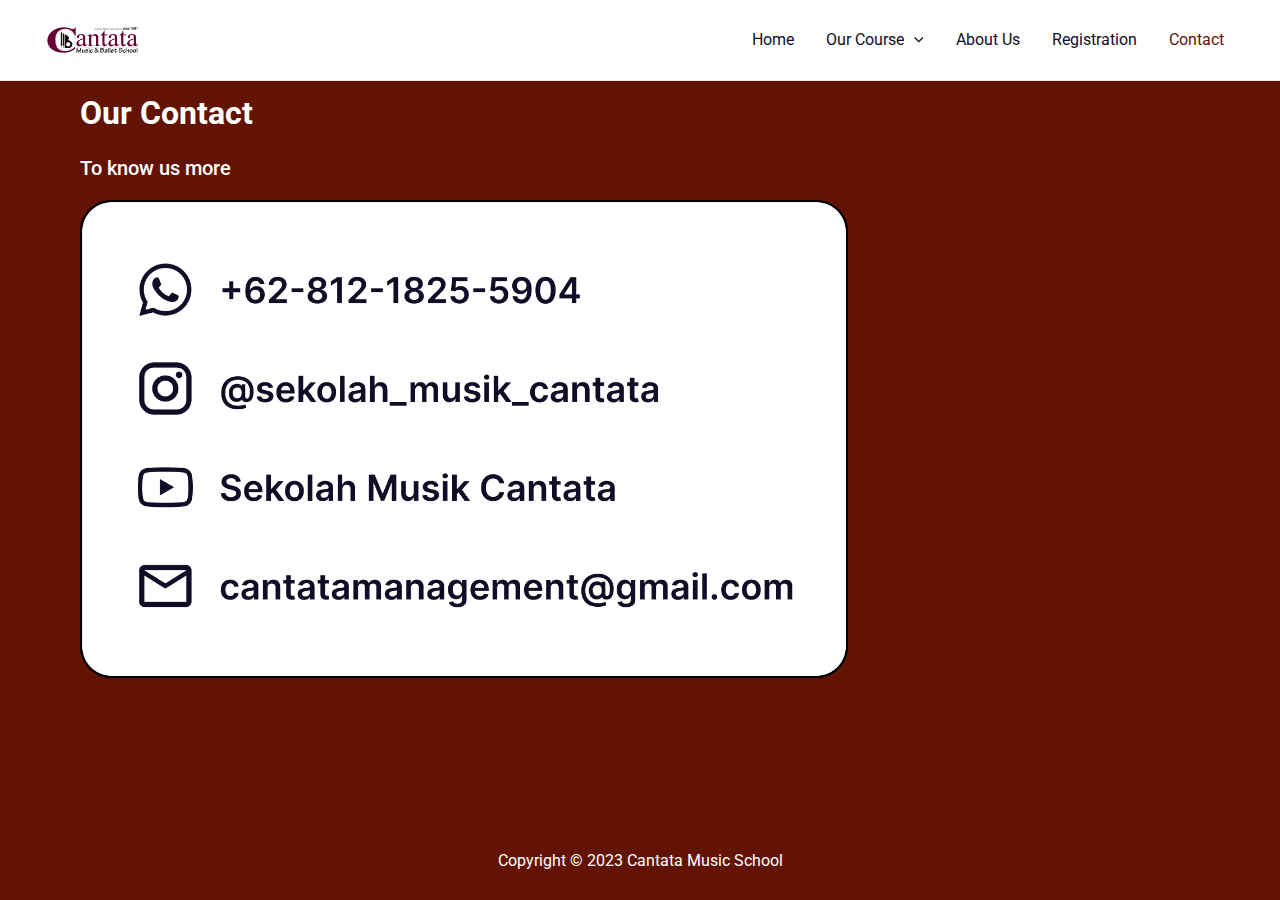
<file: contact/index.html>
<!DOCTYPE html>
<html lang="en-US">
<head>
<meta charset="UTF-8">
<meta name="viewport" content="width=device-width, initial-scale=1">
	 <link rel="profile" href="https://gmpg.org/xfn/11"> 
	 <title>Contact &#8211; Cantata Music School</title>
<meta name="robots" content="max-image-preview:large">
<link rel="dns-prefetch" href="//fonts.googleapis.com">
<link rel="alternate" type="application/rss+xml" title="Cantata Music School &raquo; Feed" href="https://anespatricia.github.io/GV205-Cantata-Music-School-PBI-Anaesthasia-Patricia/feed/">
<link rel="alternate" type="application/rss+xml" title="Cantata Music School &raquo; Comments Feed" href="https://anespatricia.github.io/GV205-Cantata-Music-School-PBI-Anaesthasia-Patricia/comments/feed/">
<script>
window._wpemojiSettings = {"baseUrl":"https:\/\/s.w.org\/images\/core\/emoji\/14.0.0\/72x72\/","ext":".png","svgUrl":"https:\/\/s.w.org\/images\/core\/emoji\/14.0.0\/svg\/","svgExt":".svg","source":{"concatemoji":"https:\/\/anespatricia.github.io\/GV205-Cantata-Music-School-PBI-Anaesthasia-Patricia\/wp-includes\/js\/wp-emoji-release.min.js?ver=6.2.2"}};
/*! This file is auto-generated */
!function(e,a,t){var n,r,o,i=a.createElement("canvas"),p=i.getContext&&i.getContext("2d");function s(e,t){p.clearRect(0,0,i.width,i.height),p.fillText(e,0,0);e=i.toDataURL();return p.clearRect(0,0,i.width,i.height),p.fillText(t,0,0),e===i.toDataURL()}function c(e){var t=a.createElement("script");t.src=e,t.defer=t.type="text/javascript",a.getElementsByTagName("head")[0].appendChild(t)}for(o=Array("flag","emoji"),t.supports={everything:!0,everythingExceptFlag:!0},r=0;r<o.length;r++)t.supports[o[r]]=function(e){if(p&&p.fillText)switch(p.textBaseline="top",p.font="600 32px Arial",e){case"flag":return s("🏳️‍⚧️","🏳️​⚧️")?!1:!s("🇺🇳","🇺​🇳")&&!s("🏴󠁧󠁢󠁥󠁮󠁧󠁿","🏴​󠁧​󠁢​󠁥​󠁮​󠁧​󠁿");case"emoji":return!s("🫱🏻‍🫲🏿","🫱🏻​🫲🏿")}return!1}(o[r]),t.supports.everything=t.supports.everything&&t.supports[o[r]],"flag"!==o[r]&&(t.supports.everythingExceptFlag=t.supports.everythingExceptFlag&&t.supports[o[r]]);t.supports.everythingExceptFlag=t.supports.everythingExceptFlag&&!t.supports.flag,t.DOMReady=!1,t.readyCallback=function(){t.DOMReady=!0},t.supports.everything||(n=function(){t.readyCallback()},a.addEventListener?(a.addEventListener("DOMContentLoaded",n,!1),e.addEventListener("load",n,!1)):(e.attachEvent("onload",n),a.attachEvent("onreadystatechange",function(){"complete"===a.readyState&&t.readyCallback()})),(e=t.source||{}).concatemoji?c(e.concatemoji):e.wpemoji&&e.twemoji&&(c(e.twemoji),c(e.wpemoji)))}(window,document,window._wpemojiSettings);
</script>
<style>img.wp-smiley,
img.emoji {
	display: inline !important;
	border: none !important;
	box-shadow: none !important;
	height: 1em !important;
	width: 1em !important;
	margin: 0 0.07em !important;
	vertical-align: -0.1em !important;
	background: none !important;
	padding: 0 !important;
}</style>
	<link rel="stylesheet" id="astra-theme-css-css" href="https://anespatricia.github.io/GV205-Cantata-Music-School-PBI-Anaesthasia-Patricia/wp-content/themes/astra/assets/css/minified/main.min.css?ver=4.1.5" media="all">
<style id="astra-theme-css-inline-css">:root{--ast-container-default-xlg-padding:3em;--ast-container-default-lg-padding:3em;--ast-container-default-slg-padding:2em;--ast-container-default-md-padding:3em;--ast-container-default-sm-padding:3em;--ast-container-default-xs-padding:2.4em;--ast-container-default-xxs-padding:1.8em;--ast-code-block-background:#ECEFF3;--ast-comment-inputs-background:#F9FAFB;}html{font-size:100%;}a{color:var(--ast-global-color-4);}a:hover,a:focus{color:var(--ast-global-color-5);}body,button,input,select,textarea,.ast-button,.ast-custom-button{font-family:'Roboto',sans-serif;font-weight:400;font-size:16px;font-size:1rem;line-height:1.6em;}blockquote{color:var(--ast-global-color-4);}h1,.entry-content h1,h2,.entry-content h2,h3,.entry-content h3,h4,.entry-content h4,h5,.entry-content h5,h6,.entry-content h6,.site-title,.site-title a{font-family:'Roboto',sans-serif;font-weight:700;}.site-title{font-size:26px;font-size:1.625rem;display:none;}header .custom-logo-link img{max-width:107px;}.astra-logo-svg{width:107px;}.site-header .site-description{font-size:15px;font-size:0.9375rem;display:none;}.entry-title{font-size:26px;font-size:1.625rem;}h1,.entry-content h1{font-size:32px;font-size:2rem;font-weight:700;font-family:'Roboto',sans-serif;line-height:1.4em;}h2,.entry-content h2{font-size:28px;font-size:1.75rem;font-weight:700;font-family:'Roboto',sans-serif;line-height:1.25em;}h3,.entry-content h3{font-size:24px;font-size:1.5rem;font-weight:700;font-family:'Roboto',sans-serif;line-height:1.2em;}h4,.entry-content h4{font-size:20px;font-size:1.25rem;line-height:1.2em;font-weight:700;font-family:'Roboto',sans-serif;}h5,.entry-content h5{font-size:16px;font-size:1rem;line-height:1.2em;font-weight:700;font-family:'Roboto',sans-serif;}h6,.entry-content h6{font-size:14px;font-size:0.875rem;line-height:1.25em;font-weight:700;font-family:'Roboto',sans-serif;}::selection{background-color:var(--ast-global-color-0);color:#ffffff;}body,h1,.entry-title a,.entry-content h1,h2,.entry-content h2,h3,.entry-content h3,h4,.entry-content h4,h5,.entry-content h5,h6,.entry-content h6{color:var(--ast-global-color-4);}.tagcloud a:hover,.tagcloud a:focus,.tagcloud a.current-item{color:#000000;border-color:var(--ast-global-color-4);background-color:var(--ast-global-color-4);}input:focus,input[type="text"]:focus,input[type="email"]:focus,input[type="url"]:focus,input[type="password"]:focus,input[type="reset"]:focus,input[type="search"]:focus,textarea:focus{border-color:var(--ast-global-color-4);}input[type="radio"]:checked,input[type=reset],input[type="checkbox"]:checked,input[type="checkbox"]:hover:checked,input[type="checkbox"]:focus:checked,input[type=range]::-webkit-slider-thumb{border-color:var(--ast-global-color-4);background-color:var(--ast-global-color-4);box-shadow:none;}.site-footer a:hover + .post-count,.site-footer a:focus + .post-count{background:var(--ast-global-color-4);border-color:var(--ast-global-color-4);}.single .nav-links .nav-previous,.single .nav-links .nav-next{color:var(--ast-global-color-4);}.entry-meta,.entry-meta *{line-height:1.45;color:var(--ast-global-color-4);}.entry-meta a:hover,.entry-meta a:hover *,.entry-meta a:focus,.entry-meta a:focus *,.page-links > .page-link,.page-links .page-link:hover,.post-navigation a:hover{color:var(--ast-global-color-5);}#cat option,.secondary .calendar_wrap thead a,.secondary .calendar_wrap thead a:visited{color:var(--ast-global-color-4);}.secondary .calendar_wrap #today,.ast-progress-val span{background:var(--ast-global-color-4);}.secondary a:hover + .post-count,.secondary a:focus + .post-count{background:var(--ast-global-color-4);border-color:var(--ast-global-color-4);}.calendar_wrap #today > a{color:#000000;}.page-links .page-link,.single .post-navigation a{color:var(--ast-global-color-4);}.ast-archive-title{color:var(--ast-global-color-4);}.widget-title{font-size:22px;font-size:1.375rem;color:var(--ast-global-color-4);}.ast-single-post .entry-content a,.ast-comment-content a:not(.ast-comment-edit-reply-wrap a){text-decoration:underline;}.ast-single-post .wp-block-button .wp-block-button__link,.ast-single-post .elementor-button-wrapper .elementor-button,.ast-single-post .entry-content .uagb-tab a,.ast-single-post .entry-content .uagb-ifb-cta a,.ast-single-post .entry-content .wp-block-uagb-buttons a,.ast-single-post .entry-content .uabb-module-content a,.ast-single-post .entry-content .uagb-post-grid a,.ast-single-post .entry-content .uagb-timeline a,.ast-single-post .entry-content .uagb-toc__wrap a,.ast-single-post .entry-content .uagb-taxomony-box a,.ast-single-post .entry-content .woocommerce a,.entry-content .wp-block-latest-posts > li > a,.ast-single-post .entry-content .wp-block-file__button{text-decoration:none;}a:focus-visible,.ast-menu-toggle:focus-visible,.site .skip-link:focus-visible,.wp-block-loginout input:focus-visible,.wp-block-search.wp-block-search__button-inside .wp-block-search__inside-wrapper,.ast-header-navigation-arrow:focus-visible{outline-style:dotted;outline-color:inherit;outline-width:thin;border-color:transparent;}input:focus,input[type="text"]:focus,input[type="email"]:focus,input[type="url"]:focus,input[type="password"]:focus,input[type="reset"]:focus,input[type="search"]:focus,textarea:focus,.wp-block-search__input:focus,[data-section="section-header-mobile-trigger"] .ast-button-wrap .ast-mobile-menu-trigger-minimal:focus,.ast-mobile-popup-drawer.active .menu-toggle-close:focus,.woocommerce-ordering select.orderby:focus,#ast-scroll-top:focus,.woocommerce a.add_to_cart_button:focus,.woocommerce .button.single_add_to_cart_button:focus{border-style:dotted;border-color:inherit;border-width:thin;outline-color:transparent;}.ast-logo-title-inline .site-logo-img{padding-right:1em;}.site-logo-img img{ transition:all 0.2s linear;}.ast-page-builder-template .hentry {margin: 0;}.ast-page-builder-template .site-content > .ast-container {max-width: 100%;padding: 0;}.ast-page-builder-template .site-content #primary {padding: 0;margin: 0;}.ast-page-builder-template .no-results {text-align: center;margin: 4em auto;}.ast-page-builder-template .ast-pagination {padding: 2em;}.ast-page-builder-template .entry-header.ast-no-title.ast-no-thumbnail {margin-top: 0;}.ast-page-builder-template .entry-header.ast-header-without-markup {margin-top: 0;margin-bottom: 0;}.ast-page-builder-template .entry-header.ast-no-title.ast-no-meta {margin-bottom: 0;}.ast-page-builder-template.single .post-navigation {padding-bottom: 2em;}.ast-page-builder-template.single-post .site-content > .ast-container {max-width: 100%;}.ast-page-builder-template .entry-header {margin-top: 2em;margin-left: auto;margin-right: auto;}.ast-page-builder-template .ast-archive-description {margin: 2em auto 0;padding-left: 20px;padding-right: 20px;}.ast-page-builder-template .ast-row {margin-left: 0;margin-right: 0;}.single.ast-page-builder-template .entry-header + .entry-content {margin-bottom: 2em;}@media(min-width: 921px) {.ast-page-builder-template.archive.ast-right-sidebar .ast-row article,.ast-page-builder-template.archive.ast-left-sidebar .ast-row article {padding-left: 0;padding-right: 0;}}@media (max-width:921px){#ast-desktop-header{display:none;}}@media (min-width:921px){#ast-mobile-header{display:none;}}.wp-block-buttons.aligncenter{justify-content:center;}@media (max-width:921px){.ast-theme-transparent-header #primary,.ast-theme-transparent-header #secondary{padding:0;}}@media (max-width:921px){.ast-plain-container.ast-no-sidebar #primary{padding:0;}}.ast-plain-container.ast-no-sidebar #primary{margin-top:0;margin-bottom:0;}.wp-block-button.is-style-outline .wp-block-button__link{border-color:var(--ast-global-color-0);}div.wp-block-button.is-style-outline > .wp-block-button__link:not(.has-text-color),div.wp-block-button.wp-block-button__link.is-style-outline:not(.has-text-color){color:var(--ast-global-color-0);}.wp-block-button.is-style-outline .wp-block-button__link:hover,div.wp-block-button.is-style-outline .wp-block-button__link:focus,div.wp-block-button.is-style-outline > .wp-block-button__link:not(.has-text-color):hover,div.wp-block-button.wp-block-button__link.is-style-outline:not(.has-text-color):hover{color:#ffffff;background-color:var(--ast-global-color-5);border-color:var(--ast-global-color-5);}.post-page-numbers.current .page-link,.ast-pagination .page-numbers.current{color:#ffffff;border-color:var(--ast-global-color-0);background-color:var(--ast-global-color-0);border-radius:2px;}h1.widget-title{font-weight:700;}h2.widget-title{font-weight:700;}h3.widget-title{font-weight:700;}#page{display:flex;flex-direction:column;min-height:100vh;}.ast-404-layout-1 h1.page-title{color:var(--ast-global-color-2);}.single .post-navigation a{line-height:1em;height:inherit;}.error-404 .page-sub-title{font-size:1.5rem;font-weight:inherit;}.search .site-content .content-area .search-form{margin-bottom:0;}#page .site-content{flex-grow:1;}.widget{margin-bottom:3.5em;}#secondary li{line-height:1.5em;}#secondary .wp-block-group h2{margin-bottom:0.7em;}#secondary h2{font-size:1.7rem;}.ast-separate-container .ast-article-post,.ast-separate-container .ast-article-single,.ast-separate-container .ast-comment-list li.depth-1,.ast-separate-container .comment-respond{padding:3em;}.ast-separate-container .ast-comment-list li.depth-1,.hentry{margin-bottom:2em;}.ast-separate-container .ast-archive-description,.ast-separate-container .ast-author-box{background-color:var(--ast-global-color-5);border-bottom:1px solid var(--ast-border-color);}.ast-separate-container .comments-title{padding:2em 2em 0 2em;}.ast-page-builder-template .comment-form-textarea,.ast-comment-formwrap .ast-grid-common-col{padding:0;}.ast-comment-formwrap{padding:0 20px;display:inline-flex;column-gap:20px;}.archive.ast-page-builder-template .entry-header{margin-top:2em;}.ast-page-builder-template .ast-comment-formwrap{width:100%;}.entry-title{margin-bottom:0.5em;}.ast-archive-description p{font-size:inherit;font-weight:inherit;line-height:inherit;}@media (min-width:921px){.ast-left-sidebar.ast-page-builder-template #secondary,.archive.ast-right-sidebar.ast-page-builder-template .site-main{padding-left:20px;padding-right:20px;}}@media (max-width:544px){.ast-comment-formwrap.ast-row{column-gap:10px;display:inline-block;}#ast-commentform .ast-grid-common-col{position:relative;width:100%;}}@media (min-width:1201px){.ast-separate-container .ast-article-post,.ast-separate-container .ast-article-single,.ast-separate-container .ast-author-box,.ast-separate-container .ast-404-layout-1,.ast-separate-container .no-results{padding:3em;}}@media (max-width:921px){.ast-separate-container #primary,.ast-separate-container #secondary{padding:1.5em 0;}#primary,#secondary{padding:1.5em 0;margin:0;}.ast-left-sidebar #content > .ast-container{display:flex;flex-direction:column-reverse;width:100%;}}@media (min-width:922px){.ast-separate-container.ast-right-sidebar #primary,.ast-separate-container.ast-left-sidebar #primary{border:0;}.search-no-results.ast-separate-container #primary{margin-bottom:4em;}}.wp-block-button .wp-block-button__link{color:#ffffff;}.wp-block-button .wp-block-button__link:hover,.wp-block-button .wp-block-button__link:focus{color:#ffffff;background-color:var(--ast-global-color-5);border-color:var(--ast-global-color-5);}.elementor-widget-heading h1.elementor-heading-title{line-height:1.4em;}.elementor-widget-heading h2.elementor-heading-title{line-height:1.25em;}.elementor-widget-heading h3.elementor-heading-title{line-height:1.2em;}.elementor-widget-heading h4.elementor-heading-title{line-height:1.2em;}.elementor-widget-heading h5.elementor-heading-title{line-height:1.2em;}.elementor-widget-heading h6.elementor-heading-title{line-height:1.25em;}.wp-block-button .wp-block-button__link,.wp-block-search .wp-block-search__button,body .wp-block-file .wp-block-file__button{border-color:var(--ast-global-color-0);background-color:var(--ast-global-color-0);color:#ffffff;font-family:inherit;font-weight:500;line-height:1em;font-size:16px;font-size:1rem;padding-top:15px;padding-right:30px;padding-bottom:15px;padding-left:30px;}@media (max-width:921px){.wp-block-button .wp-block-button__link,.wp-block-search .wp-block-search__button,body .wp-block-file .wp-block-file__button{padding-top:14px;padding-right:28px;padding-bottom:14px;padding-left:28px;}}@media (max-width:544px){.wp-block-button .wp-block-button__link,.wp-block-search .wp-block-search__button,body .wp-block-file .wp-block-file__button{padding-top:12px;padding-right:24px;padding-bottom:12px;padding-left:24px;}}.menu-toggle,button,.ast-button,.ast-custom-button,.button,input#submit,input[type="button"],input[type="submit"],input[type="reset"],form[CLASS*="wp-block-search__"].wp-block-search .wp-block-search__inside-wrapper .wp-block-search__button,body .wp-block-file .wp-block-file__button,.search .search-submit,.woocommerce a.button,.woocommerce button.button,.woocommerce .woocommerce-message a.button,.woocommerce #respond input#submit.alt,.woocommerce input.button.alt,.woocommerce input.button,.woocommerce input.button:disabled,.woocommerce input.button:disabled[disabled],.woocommerce input.button:disabled:hover,.woocommerce input.button:disabled[disabled]:hover,.woocommerce #respond input#submit,.woocommerce button.button.alt.disabled,.wc-block-grid__products .wc-block-grid__product .wp-block-button__link,.wc-block-grid__product-onsale,[CLASS*="wc-block"] button,.woocommerce-js .astra-cart-drawer .astra-cart-drawer-content .woocommerce-mini-cart__buttons .button:not(.checkout):not(.ast-continue-shopping),.woocommerce-js .astra-cart-drawer .astra-cart-drawer-content .woocommerce-mini-cart__buttons a.checkout,.woocommerce button.button.alt.disabled.wc-variation-selection-needed{border-style:solid;border-top-width:0;border-right-width:0;border-left-width:0;border-bottom-width:0;color:#ffffff;border-color:var(--ast-global-color-0);background-color:var(--ast-global-color-0);padding-top:15px;padding-right:30px;padding-bottom:15px;padding-left:30px;font-family:inherit;font-weight:500;font-size:16px;font-size:1rem;line-height:1em;}button:focus,.menu-toggle:hover,button:hover,.ast-button:hover,.ast-custom-button:hover .button:hover,.ast-custom-button:hover ,input[type=reset]:hover,input[type=reset]:focus,input#submit:hover,input#submit:focus,input[type="button"]:hover,input[type="button"]:focus,input[type="submit"]:hover,input[type="submit"]:focus,form[CLASS*="wp-block-search__"].wp-block-search .wp-block-search__inside-wrapper .wp-block-search__button:hover,form[CLASS*="wp-block-search__"].wp-block-search .wp-block-search__inside-wrapper .wp-block-search__button:focus,body .wp-block-file .wp-block-file__button:hover,body .wp-block-file .wp-block-file__button:focus,.woocommerce a.button:hover,.woocommerce button.button:hover,.woocommerce .woocommerce-message a.button:hover,.woocommerce #respond input#submit:hover,.woocommerce #respond input#submit.alt:hover,.woocommerce input.button.alt:hover,.woocommerce input.button:hover,.woocommerce button.button.alt.disabled:hover,.wc-block-grid__products .wc-block-grid__product .wp-block-button__link:hover,[CLASS*="wc-block"] button:hover,.woocommerce-js .astra-cart-drawer .astra-cart-drawer-content .woocommerce-mini-cart__buttons .button:not(.checkout):not(.ast-continue-shopping):hover,.woocommerce-js .astra-cart-drawer .astra-cart-drawer-content .woocommerce-mini-cart__buttons a.checkout:hover,.woocommerce button.button.alt.disabled.wc-variation-selection-needed:hover{color:#ffffff;background-color:var(--ast-global-color-5);border-color:var(--ast-global-color-5);}form[CLASS*="wp-block-search__"].wp-block-search .wp-block-search__inside-wrapper .wp-block-search__button.has-icon{padding-top:calc(15px - 3px);padding-right:calc(30px - 3px);padding-bottom:calc(15px - 3px);padding-left:calc(30px - 3px);}@media (max-width:921px){.menu-toggle,button,.ast-button,.ast-custom-button,.button,input#submit,input[type="button"],input[type="submit"],input[type="reset"],form[CLASS*="wp-block-search__"].wp-block-search .wp-block-search__inside-wrapper .wp-block-search__button,body .wp-block-file .wp-block-file__button,.search .search-submit,.woocommerce a.button,.woocommerce button.button,.woocommerce .woocommerce-message a.button,.woocommerce #respond input#submit.alt,.woocommerce input.button.alt,.woocommerce input.button,.woocommerce input.button:disabled,.woocommerce input.button:disabled[disabled],.woocommerce input.button:disabled:hover,.woocommerce input.button:disabled[disabled]:hover,.woocommerce #respond input#submit,.woocommerce button.button.alt.disabled,.wc-block-grid__products .wc-block-grid__product .wp-block-button__link,.wc-block-grid__product-onsale,[CLASS*="wc-block"] button,.woocommerce-js .astra-cart-drawer .astra-cart-drawer-content .woocommerce-mini-cart__buttons .button:not(.checkout):not(.ast-continue-shopping),.woocommerce-js .astra-cart-drawer .astra-cart-drawer-content .woocommerce-mini-cart__buttons a.checkout,.woocommerce button.button.alt.disabled.wc-variation-selection-needed{padding-top:14px;padding-right:28px;padding-bottom:14px;padding-left:28px;}}@media (max-width:544px){.menu-toggle,button,.ast-button,.ast-custom-button,.button,input#submit,input[type="button"],input[type="submit"],input[type="reset"],form[CLASS*="wp-block-search__"].wp-block-search .wp-block-search__inside-wrapper .wp-block-search__button,body .wp-block-file .wp-block-file__button,.search .search-submit,.woocommerce a.button,.woocommerce button.button,.woocommerce .woocommerce-message a.button,.woocommerce #respond input#submit.alt,.woocommerce input.button.alt,.woocommerce input.button,.woocommerce input.button:disabled,.woocommerce input.button:disabled[disabled],.woocommerce input.button:disabled:hover,.woocommerce input.button:disabled[disabled]:hover,.woocommerce #respond input#submit,.woocommerce button.button.alt.disabled,.wc-block-grid__products .wc-block-grid__product .wp-block-button__link,.wc-block-grid__product-onsale,[CLASS*="wc-block"] button,.woocommerce-js .astra-cart-drawer .astra-cart-drawer-content .woocommerce-mini-cart__buttons .button:not(.checkout):not(.ast-continue-shopping),.woocommerce-js .astra-cart-drawer .astra-cart-drawer-content .woocommerce-mini-cart__buttons a.checkout,.woocommerce button.button.alt.disabled.wc-variation-selection-needed{padding-top:12px;padding-right:24px;padding-bottom:12px;padding-left:24px;}}@media (max-width:921px){.ast-mobile-header-stack .main-header-bar .ast-search-menu-icon{display:inline-block;}.ast-header-break-point.ast-header-custom-item-outside .ast-mobile-header-stack .main-header-bar .ast-search-icon{margin:0;}.ast-comment-avatar-wrap img{max-width:2.5em;}.ast-separate-container .ast-comment-list li.depth-1{padding:1.5em 2.14em;}.ast-separate-container .comment-respond{padding:2em 2.14em;}.ast-comment-meta{padding:0 1.8888em 1.3333em;}}@media (min-width:544px){.ast-container{max-width:100%;}}@media (max-width:544px){.ast-separate-container .ast-article-post,.ast-separate-container .ast-article-single,.ast-separate-container .comments-title,.ast-separate-container .ast-archive-description{padding:1.5em 1em;}.ast-separate-container #content .ast-container{padding-left:0.54em;padding-right:0.54em;}.ast-separate-container .ast-comment-list li.depth-1{padding:1.5em 1em;margin-bottom:1.5em;}.ast-separate-container .ast-comment-list .bypostauthor{padding:.5em;}.ast-search-menu-icon.ast-dropdown-active .search-field{width:170px;}}.ast-separate-container{background-color:var(--ast-global-color-4);;background-image:none;;}@media (max-width:921px){.site-title{display:none;}.site-header .site-description{display:none;}.entry-title{font-size:30px;}h1,.entry-content h1{font-size:30px;}h2,.entry-content h2{font-size:25px;}h3,.entry-content h3{font-size:20px;}}@media (max-width:544px){.site-title{display:none;}.site-header .site-description{display:none;}.entry-title{font-size:30px;}h1,.entry-content h1{font-size:30px;}h2,.entry-content h2{font-size:25px;}h3,.entry-content h3{font-size:20px;}header .custom-logo-link img,.ast-header-break-point .site-branding img,.ast-header-break-point .custom-logo-link img{max-width:108px;}.astra-logo-svg{width:108px;}.ast-header-break-point .site-logo-img .custom-mobile-logo-link img{max-width:108px;}body,.ast-separate-container{background-color:var(--ast-global-color-4);;background-image:none;;}}@media (max-width:921px){html{font-size:91.2%;}}@media (max-width:544px){html{font-size:91.2%;}}@media (min-width:922px){.ast-container{max-width:1240px;}}@media (min-width:922px){.site-content .ast-container{display:flex;}}@media (max-width:921px){.site-content .ast-container{flex-direction:column;}}@media (min-width:922px){.main-header-menu .sub-menu .menu-item.ast-left-align-sub-menu:hover > .sub-menu,.main-header-menu .sub-menu .menu-item.ast-left-align-sub-menu.focus > .sub-menu{margin-left:-0px;}}blockquote,cite {font-style: initial;}.wp-block-file {display: flex;align-items: center;flex-wrap: wrap;justify-content: space-between;}.wp-block-pullquote {border: none;}.wp-block-pullquote blockquote::before {content: "\201D";font-family: "Helvetica",sans-serif;display: flex;transform: rotate( 180deg );font-size: 6rem;font-style: normal;line-height: 1;font-weight: bold;align-items: center;justify-content: center;}.has-text-align-right > blockquote::before {justify-content: flex-start;}.has-text-align-left > blockquote::before {justify-content: flex-end;}figure.wp-block-pullquote.is-style-solid-color blockquote {max-width: 100%;text-align: inherit;}html body {--wp--custom--ast-default-block-top-padding: 3em;--wp--custom--ast-default-block-right-padding: 3em;--wp--custom--ast-default-block-bottom-padding: 3em;--wp--custom--ast-default-block-left-padding: 3em;--wp--custom--ast-container-width: 1200px;--wp--custom--ast-content-width-size: 1200px;--wp--custom--ast-wide-width-size: calc(1200px + var(--wp--custom--ast-default-block-left-padding) + var(--wp--custom--ast-default-block-right-padding));}.ast-narrow-container {--wp--custom--ast-content-width-size: 750px;--wp--custom--ast-wide-width-size: 750px;}@media(max-width: 921px) {html body {--wp--custom--ast-default-block-top-padding: 3em;--wp--custom--ast-default-block-right-padding: 2em;--wp--custom--ast-default-block-bottom-padding: 3em;--wp--custom--ast-default-block-left-padding: 2em;}}@media(max-width: 544px) {html body {--wp--custom--ast-default-block-top-padding: 3em;--wp--custom--ast-default-block-right-padding: 1.5em;--wp--custom--ast-default-block-bottom-padding: 3em;--wp--custom--ast-default-block-left-padding: 1.5em;}}.entry-content > .wp-block-group,.entry-content > .wp-block-cover,.entry-content > .wp-block-columns {padding-top: var(--wp--custom--ast-default-block-top-padding);padding-right: var(--wp--custom--ast-default-block-right-padding);padding-bottom: var(--wp--custom--ast-default-block-bottom-padding);padding-left: var(--wp--custom--ast-default-block-left-padding);}.ast-plain-container.ast-no-sidebar .entry-content > .alignfull,.ast-page-builder-template .ast-no-sidebar .entry-content > .alignfull {margin-left: calc( -50vw + 50%);margin-right: calc( -50vw + 50%);max-width: 100vw;width: 100vw;}.ast-plain-container.ast-no-sidebar .entry-content .alignfull .alignfull,.ast-page-builder-template.ast-no-sidebar .entry-content .alignfull .alignfull,.ast-plain-container.ast-no-sidebar .entry-content .alignfull .alignwide,.ast-page-builder-template.ast-no-sidebar .entry-content .alignfull .alignwide,.ast-plain-container.ast-no-sidebar .entry-content .alignwide .alignfull,.ast-page-builder-template.ast-no-sidebar .entry-content .alignwide .alignfull,.ast-plain-container.ast-no-sidebar .entry-content .alignwide .alignwide,.ast-page-builder-template.ast-no-sidebar .entry-content .alignwide .alignwide,.ast-plain-container.ast-no-sidebar .entry-content .wp-block-column .alignfull,.ast-page-builder-template.ast-no-sidebar .entry-content .wp-block-column .alignfull,.ast-plain-container.ast-no-sidebar .entry-content .wp-block-column .alignwide,.ast-page-builder-template.ast-no-sidebar .entry-content .wp-block-column .alignwide {margin-left: auto;margin-right: auto;width: 100%;}[ast-blocks-layout] .wp-block-separator:not(.is-style-dots) {height: 0;}[ast-blocks-layout] .wp-block-separator {margin: 20px auto;}[ast-blocks-layout] .wp-block-separator:not(.is-style-wide):not(.is-style-dots) {max-width: 100px;}[ast-blocks-layout] .wp-block-separator.has-background {padding: 0;}.entry-content[ast-blocks-layout] > * {max-width: var(--wp--custom--ast-content-width-size);margin-left: auto;margin-right: auto;}.entry-content[ast-blocks-layout] > .alignwide {max-width: var(--wp--custom--ast-wide-width-size);}.entry-content[ast-blocks-layout] .alignfull {max-width: none;}.entry-content .wp-block-columns {margin-bottom: 0;}blockquote {margin: 1.5em;border: none;}.wp-block-quote:not(.has-text-align-right):not(.has-text-align-center) {border-left: 5px solid rgba(0,0,0,0.05);}.has-text-align-right > blockquote,blockquote.has-text-align-right {border-right: 5px solid rgba(0,0,0,0.05);}.has-text-align-left > blockquote,blockquote.has-text-align-left {border-left: 5px solid rgba(0,0,0,0.05);}.wp-block-site-tagline,.wp-block-latest-posts .read-more {margin-top: 15px;}.wp-block-loginout p label {display: block;}.wp-block-loginout p:not(.login-remember):not(.login-submit) input {width: 100%;}.wp-block-loginout input:focus {border-color: transparent;}.wp-block-loginout input:focus {outline: thin dotted;}.entry-content .wp-block-media-text .wp-block-media-text__content {padding: 0 0 0 8%;}.entry-content .wp-block-media-text.has-media-on-the-right .wp-block-media-text__content {padding: 0 8% 0 0;}.entry-content .wp-block-media-text.has-background .wp-block-media-text__content {padding: 8%;}.entry-content .wp-block-cover:not([class*="background-color"]) .wp-block-cover__inner-container,.entry-content .wp-block-cover:not([class*="background-color"]) .wp-block-cover-image-text,.entry-content .wp-block-cover:not([class*="background-color"]) .wp-block-cover-text,.entry-content .wp-block-cover-image:not([class*="background-color"]) .wp-block-cover__inner-container,.entry-content .wp-block-cover-image:not([class*="background-color"]) .wp-block-cover-image-text,.entry-content .wp-block-cover-image:not([class*="background-color"]) .wp-block-cover-text {color: var(--ast-global-color-5);}.wp-block-loginout .login-remember input {width: 1.1rem;height: 1.1rem;margin: 0 5px 4px 0;vertical-align: middle;}.wp-block-latest-posts > li > *:first-child,.wp-block-latest-posts:not(.is-grid) > li:first-child {margin-top: 0;}.wp-block-search__inside-wrapper .wp-block-search__input {padding: 0 10px;color: var(--ast-global-color-3);background: var(--ast-global-color-5);border-color: var(--ast-border-color);}.wp-block-latest-posts .read-more {margin-bottom: 1.5em;}.wp-block-search__no-button .wp-block-search__inside-wrapper .wp-block-search__input {padding-top: 5px;padding-bottom: 5px;}.wp-block-latest-posts .wp-block-latest-posts__post-date,.wp-block-latest-posts .wp-block-latest-posts__post-author {font-size: 1rem;}.wp-block-latest-posts > li > *,.wp-block-latest-posts:not(.is-grid) > li {margin-top: 12px;margin-bottom: 12px;}.ast-page-builder-template .entry-content[ast-blocks-layout] > *,.ast-page-builder-template .entry-content[ast-blocks-layout] > .alignfull > * {max-width: none;}.ast-page-builder-template .entry-content[ast-blocks-layout] > .alignwide > * {max-width: var(--wp--custom--ast-wide-width-size);}.ast-page-builder-template .entry-content[ast-blocks-layout] > .inherit-container-width > *,.ast-page-builder-template .entry-content[ast-blocks-layout] > * > *,.entry-content[ast-blocks-layout] > .wp-block-cover .wp-block-cover__inner-container {max-width: var(--wp--custom--ast-content-width-size);margin-left: auto;margin-right: auto;}.entry-content[ast-blocks-layout] .wp-block-cover:not(.alignleft):not(.alignright) {width: auto;}@media(max-width: 1200px) {.ast-separate-container .entry-content > .alignfull,.ast-separate-container .entry-content[ast-blocks-layout] > .alignwide,.ast-plain-container .entry-content[ast-blocks-layout] > .alignwide,.ast-plain-container .entry-content .alignfull {margin-left: calc(-1 * min(var(--ast-container-default-xlg-padding),20px)) ;margin-right: calc(-1 * min(var(--ast-container-default-xlg-padding),20px));}}@media(min-width: 1201px) {.ast-separate-container .entry-content > .alignfull {margin-left: calc(-1 * var(--ast-container-default-xlg-padding) );margin-right: calc(-1 * var(--ast-container-default-xlg-padding) );}.ast-separate-container .entry-content[ast-blocks-layout] > .alignwide,.ast-plain-container .entry-content[ast-blocks-layout] > .alignwide {margin-left: calc(-1 * var(--wp--custom--ast-default-block-left-padding) );margin-right: calc(-1 * var(--wp--custom--ast-default-block-right-padding) );}}@media(min-width: 921px) {.ast-separate-container .entry-content .wp-block-group.alignwide:not(.inherit-container-width) > :where(:not(.alignleft):not(.alignright)),.ast-plain-container .entry-content .wp-block-group.alignwide:not(.inherit-container-width) > :where(:not(.alignleft):not(.alignright)) {max-width: calc( var(--wp--custom--ast-content-width-size) + 80px );}.ast-plain-container.ast-right-sidebar .entry-content[ast-blocks-layout] .alignfull,.ast-plain-container.ast-left-sidebar .entry-content[ast-blocks-layout] .alignfull {margin-left: -60px;margin-right: -60px;}}@media(min-width: 544px) {.entry-content > .alignleft {margin-right: 20px;}.entry-content > .alignright {margin-left: 20px;}}@media (max-width:544px){.wp-block-columns .wp-block-column:not(:last-child){margin-bottom:20px;}.wp-block-latest-posts{margin:0;}}@media( max-width: 600px ) {.entry-content .wp-block-media-text .wp-block-media-text__content,.entry-content .wp-block-media-text.has-media-on-the-right .wp-block-media-text__content {padding: 8% 0 0;}.entry-content .wp-block-media-text.has-background .wp-block-media-text__content {padding: 8%;}}.ast-separate-container .entry-content .uagb-is-root-container {padding-left: 0;}.ast-page-builder-template .entry-header {padding-left: 0;}@media(min-width: 1201px) {.ast-separate-container .entry-content > .uagb-is-root-container {margin-left: 0;margin-right: 0;}}.ast-narrow-container .site-content .wp-block-uagb-image--align-full .wp-block-uagb-image__figure {max-width: 100%;margin-left: auto;margin-right: auto;}.entry-content ul,.entry-content ol {padding: revert;margin: revert;}:root .has-ast-global-color-0-color{color:var(--ast-global-color-0);}:root .has-ast-global-color-0-background-color{background-color:var(--ast-global-color-0);}:root .wp-block-button .has-ast-global-color-0-color{color:var(--ast-global-color-0);}:root .wp-block-button .has-ast-global-color-0-background-color{background-color:var(--ast-global-color-0);}:root .has-ast-global-color-1-color{color:var(--ast-global-color-1);}:root .has-ast-global-color-1-background-color{background-color:var(--ast-global-color-1);}:root .wp-block-button .has-ast-global-color-1-color{color:var(--ast-global-color-1);}:root .wp-block-button .has-ast-global-color-1-background-color{background-color:var(--ast-global-color-1);}:root .has-ast-global-color-2-color{color:var(--ast-global-color-2);}:root .has-ast-global-color-2-background-color{background-color:var(--ast-global-color-2);}:root .wp-block-button .has-ast-global-color-2-color{color:var(--ast-global-color-2);}:root .wp-block-button .has-ast-global-color-2-background-color{background-color:var(--ast-global-color-2);}:root .has-ast-global-color-3-color{color:var(--ast-global-color-3);}:root .has-ast-global-color-3-background-color{background-color:var(--ast-global-color-3);}:root .wp-block-button .has-ast-global-color-3-color{color:var(--ast-global-color-3);}:root .wp-block-button .has-ast-global-color-3-background-color{background-color:var(--ast-global-color-3);}:root .has-ast-global-color-4-color{color:var(--ast-global-color-4);}:root .has-ast-global-color-4-background-color{background-color:var(--ast-global-color-4);}:root .wp-block-button .has-ast-global-color-4-color{color:var(--ast-global-color-4);}:root .wp-block-button .has-ast-global-color-4-background-color{background-color:var(--ast-global-color-4);}:root .has-ast-global-color-5-color{color:var(--ast-global-color-5);}:root .has-ast-global-color-5-background-color{background-color:var(--ast-global-color-5);}:root .wp-block-button .has-ast-global-color-5-color{color:var(--ast-global-color-5);}:root .wp-block-button .has-ast-global-color-5-background-color{background-color:var(--ast-global-color-5);}:root .has-ast-global-color-6-color{color:var(--ast-global-color-6);}:root .has-ast-global-color-6-background-color{background-color:var(--ast-global-color-6);}:root .wp-block-button .has-ast-global-color-6-color{color:var(--ast-global-color-6);}:root .wp-block-button .has-ast-global-color-6-background-color{background-color:var(--ast-global-color-6);}:root .has-ast-global-color-7-color{color:var(--ast-global-color-7);}:root .has-ast-global-color-7-background-color{background-color:var(--ast-global-color-7);}:root .wp-block-button .has-ast-global-color-7-color{color:var(--ast-global-color-7);}:root .wp-block-button .has-ast-global-color-7-background-color{background-color:var(--ast-global-color-7);}:root .has-ast-global-color-8-color{color:var(--ast-global-color-8);}:root .has-ast-global-color-8-background-color{background-color:var(--ast-global-color-8);}:root .wp-block-button .has-ast-global-color-8-color{color:var(--ast-global-color-8);}:root .wp-block-button .has-ast-global-color-8-background-color{background-color:var(--ast-global-color-8);}:root{--ast-global-color-0:#631302;--ast-global-color-1:#f4efe9;--ast-global-color-2:#120d26;--ast-global-color-3:#334155;--ast-global-color-4:#ffffff;--ast-global-color-5:#373bff;--ast-global-color-6:#fedc00;--ast-global-color-7:#cbd5e1;--ast-global-color-8:#94a3b8;}:root {--ast-border-color : var(--ast-global-color-4);}.ast-single-entry-banner {-js-display: flex;display: flex;flex-direction: column;justify-content: center;text-align: center;position: relative;background: #eeeeee;}.ast-single-entry-banner[data-banner-layout="layout-1"] {max-width: 1200px;background: inherit;padding: 20px 0;}.ast-single-entry-banner[data-banner-width-type="custom"] {margin: 0 auto;width: 100%;}.ast-single-entry-banner + .site-content .entry-header {margin-bottom: 0;}header.entry-header .entry-title{font-weight:600;font-size:32px;font-size:2rem;}header.entry-header > *:not(:last-child){margin-bottom:10px;}.ast-archive-entry-banner {-js-display: flex;display: flex;flex-direction: column;justify-content: center;text-align: center;position: relative;background: #eeeeee;}.ast-archive-entry-banner[data-banner-width-type="custom"] {margin: 0 auto;width: 100%;}.ast-archive-entry-banner[data-banner-layout="layout-1"] {background: inherit;padding: 20px 0;text-align: left;}body.archive .ast-archive-description{max-width:1200px;width:100%;text-align:left;padding-top:3em;padding-right:3em;padding-bottom:3em;padding-left:3em;}body.archive .ast-archive-description .ast-archive-title,body.archive .ast-archive-description .ast-archive-title *{font-weight:600;font-size:32px;font-size:2rem;}body.archive .ast-archive-description > *:not(:last-child){margin-bottom:10px;}@media (max-width:921px){body.archive .ast-archive-description{text-align:left;}}@media (max-width:544px){body.archive .ast-archive-description{text-align:left;}}.ast-breadcrumbs .trail-browse,.ast-breadcrumbs .trail-items,.ast-breadcrumbs .trail-items li{display:inline-block;margin:0;padding:0;border:none;background:inherit;text-indent:0;text-decoration:none;}.ast-breadcrumbs .trail-browse{font-size:inherit;font-style:inherit;font-weight:inherit;color:inherit;}.ast-breadcrumbs .trail-items{list-style:none;}.trail-items li::after{padding:0 0.3em;content:"\00bb";}.trail-items li:last-of-type::after{display:none;}h1,.entry-content h1,h2,.entry-content h2,h3,.entry-content h3,h4,.entry-content h4,h5,.entry-content h5,h6,.entry-content h6{color:var(--ast-global-color-4);}.entry-title a{color:var(--ast-global-color-4);}@media (max-width:921px){.ast-builder-grid-row-container.ast-builder-grid-row-tablet-3-firstrow .ast-builder-grid-row > *:first-child,.ast-builder-grid-row-container.ast-builder-grid-row-tablet-3-lastrow .ast-builder-grid-row > *:last-child{grid-column:1 / -1;}}@media (max-width:544px){.ast-builder-grid-row-container.ast-builder-grid-row-mobile-3-firstrow .ast-builder-grid-row > *:first-child,.ast-builder-grid-row-container.ast-builder-grid-row-mobile-3-lastrow .ast-builder-grid-row > *:last-child{grid-column:1 / -1;}}.ast-builder-layout-element[data-section="title_tagline"]{display:flex;}@media (max-width:921px){.ast-header-break-point .ast-builder-layout-element[data-section="title_tagline"]{display:flex;}}@media (max-width:544px){.ast-header-break-point .ast-builder-layout-element[data-section="title_tagline"]{display:flex;}}.ast-builder-menu-1{font-family:inherit;font-weight:inherit;}.ast-builder-menu-1 .menu-item > .menu-link{color:var(--ast-global-color-2);}.ast-builder-menu-1 .menu-item > .ast-menu-toggle{color:var(--ast-global-color-2);}.ast-builder-menu-1 .menu-item:hover > .menu-link,.ast-builder-menu-1 .inline-on-mobile .menu-item:hover > .ast-menu-toggle{color:var(--ast-global-color-5);}.ast-builder-menu-1 .menu-item:hover > .ast-menu-toggle{color:var(--ast-global-color-5);}.ast-builder-menu-1 .menu-item.current-menu-item > .menu-link,.ast-builder-menu-1 .inline-on-mobile .menu-item.current-menu-item > .ast-menu-toggle,.ast-builder-menu-1 .current-menu-ancestor > .menu-link{color:var(--ast-global-color-0);}.ast-builder-menu-1 .menu-item.current-menu-item > .ast-menu-toggle{color:var(--ast-global-color-0);}.ast-builder-menu-1 .sub-menu,.ast-builder-menu-1 .inline-on-mobile .sub-menu{border-top-width:2px;border-bottom-width:0px;border-right-width:0px;border-left-width:0px;border-color:var(--ast-global-color-0);border-style:solid;}.ast-builder-menu-1 .main-header-menu > .menu-item > .sub-menu,.ast-builder-menu-1 .main-header-menu > .menu-item > .astra-full-megamenu-wrapper{margin-top:0px;}.ast-desktop .ast-builder-menu-1 .main-header-menu > .menu-item > .sub-menu:before,.ast-desktop .ast-builder-menu-1 .main-header-menu > .menu-item > .astra-full-megamenu-wrapper:before{height:calc( 0px + 5px );}.ast-desktop .ast-builder-menu-1 .menu-item .sub-menu .menu-link{border-style:none;}@media (max-width:921px){.ast-builder-menu-1 .main-header-menu .menu-item > .menu-link{color:var(--ast-global-color-2);}.ast-builder-menu-1 .menu-item > .ast-menu-toggle{color:var(--ast-global-color-2);}.ast-builder-menu-1 .menu-item:hover > .menu-link,.ast-builder-menu-1 .inline-on-mobile .menu-item:hover > .ast-menu-toggle{color:var(--ast-global-color-0);background:var(--ast-global-color-4);}.ast-builder-menu-1 .menu-item:hover > .ast-menu-toggle{color:var(--ast-global-color-0);}.ast-builder-menu-1 .menu-item.current-menu-item > .menu-link,.ast-builder-menu-1 .inline-on-mobile .menu-item.current-menu-item > .ast-menu-toggle,.ast-builder-menu-1 .current-menu-ancestor > .menu-link,.ast-builder-menu-1 .current-menu-ancestor > .ast-menu-toggle{color:var(--ast-global-color-0);background:var(--ast-global-color-4);}.ast-builder-menu-1 .menu-item.current-menu-item > .ast-menu-toggle{color:var(--ast-global-color-0);}.ast-header-break-point .ast-builder-menu-1 .menu-item.menu-item-has-children > .ast-menu-toggle{top:0;}.ast-builder-menu-1 .menu-item-has-children > .menu-link:after{content:unset;}.ast-builder-menu-1 .main-header-menu > .menu-item > .sub-menu,.ast-builder-menu-1 .main-header-menu > .menu-item > .astra-full-megamenu-wrapper{margin-top:0;}.ast-builder-menu-1 .main-header-menu,.ast-builder-menu-1 .main-header-menu .sub-menu{background-color:var(--ast-global-color-4);;background-image:none;;}}@media (max-width:544px){.ast-header-break-point .ast-builder-menu-1 .menu-item.menu-item-has-children > .ast-menu-toggle{top:0;}.ast-builder-menu-1 .main-header-menu > .menu-item > .sub-menu,.ast-builder-menu-1 .main-header-menu > .menu-item > .astra-full-megamenu-wrapper{margin-top:0;}}.ast-builder-menu-1{display:flex;}@media (max-width:921px){.ast-header-break-point .ast-builder-menu-1{display:flex;}}@media (max-width:544px){.ast-header-break-point .ast-builder-menu-1{display:flex;}}.site-below-footer-wrap{padding-top:20px;padding-bottom:20px;}.site-below-footer-wrap[data-section="section-below-footer-builder"]{background-color:var(--ast-global-color-0);;background-image:none;;min-height:80px;border-style:solid;border-width:0px;border-top-width:1px;border-top-color:var(--ast-global-color-0);}.site-below-footer-wrap[data-section="section-below-footer-builder"] .ast-builder-grid-row{max-width:1200px;margin-left:auto;margin-right:auto;}.site-below-footer-wrap[data-section="section-below-footer-builder"] .ast-builder-grid-row,.site-below-footer-wrap[data-section="section-below-footer-builder"] .site-footer-section{align-items:flex-start;}.site-below-footer-wrap[data-section="section-below-footer-builder"].ast-footer-row-inline .site-footer-section{display:flex;margin-bottom:0;}.ast-builder-grid-row-full .ast-builder-grid-row{grid-template-columns:1fr;}@media (max-width:921px){.site-below-footer-wrap[data-section="section-below-footer-builder"].ast-footer-row-tablet-inline .site-footer-section{display:flex;margin-bottom:0;}.site-below-footer-wrap[data-section="section-below-footer-builder"].ast-footer-row-tablet-stack .site-footer-section{display:block;margin-bottom:10px;}.ast-builder-grid-row-container.ast-builder-grid-row-tablet-full .ast-builder-grid-row{grid-template-columns:1fr;}}@media (max-width:544px){.site-below-footer-wrap[data-section="section-below-footer-builder"]{background-color:var(--ast-global-color-0);;background-image:none;;}.site-below-footer-wrap[data-section="section-below-footer-builder"].ast-footer-row-mobile-inline .site-footer-section{display:flex;margin-bottom:0;}.site-below-footer-wrap[data-section="section-below-footer-builder"].ast-footer-row-mobile-stack .site-footer-section{display:block;margin-bottom:10px;}.ast-builder-grid-row-container.ast-builder-grid-row-mobile-full .ast-builder-grid-row{grid-template-columns:1fr;}}.site-below-footer-wrap[data-section="section-below-footer-builder"]{display:grid;}@media (max-width:921px){.ast-header-break-point .site-below-footer-wrap[data-section="section-below-footer-builder"]{display:grid;}}@media (max-width:544px){.ast-header-break-point .site-below-footer-wrap[data-section="section-below-footer-builder"]{display:grid;}}.ast-footer-copyright{text-align:center;}.ast-footer-copyright {color:var(--ast-global-color-4);}@media (max-width:921px){.ast-footer-copyright{text-align:center;}}@media (max-width:544px){.ast-footer-copyright{text-align:center;}}.ast-footer-copyright {font-size:16px;font-size:1rem;}.ast-footer-copyright.ast-builder-layout-element{display:flex;}@media (max-width:921px){.ast-header-break-point .ast-footer-copyright.ast-builder-layout-element{display:flex;}}@media (max-width:544px){.ast-header-break-point .ast-footer-copyright.ast-builder-layout-element{display:flex;}}.site-footer{background-color:var(--ast-global-color-0);;background-image:none;;}@media (max-width:544px){.site-footer{background-color:var(--ast-global-color-0);;background-image:none;;}}.footer-widget-area.widget-area.site-footer-focus-item{width:auto;}.elementor-widget-heading .elementor-heading-title{margin:0;}.elementor-page .ast-menu-toggle{color:unset !important;background:unset !important;}.elementor-post.elementor-grid-item.hentry{margin-bottom:0;}.woocommerce div.product .elementor-element.elementor-products-grid .related.products ul.products li.product,.elementor-element .elementor-wc-products .woocommerce[class*='columns-'] ul.products li.product{width:auto;margin:0;float:none;}.elementor-toc__list-wrapper{margin:0;}.ast-left-sidebar .elementor-section.elementor-section-stretched,.ast-right-sidebar .elementor-section.elementor-section-stretched{max-width:100%;left:0 !important;}.elementor-template-full-width .ast-container{display:block;}@media (max-width:544px){.elementor-element .elementor-wc-products .woocommerce[class*="columns-"] ul.products li.product{width:auto;margin:0;}.elementor-element .woocommerce .woocommerce-result-count{float:none;}}.ast-header-break-point .main-header-bar{border-bottom-width:1px;}@media (min-width:922px){.main-header-bar{border-bottom-width:1px;}}.main-header-menu .menu-item, #astra-footer-menu .menu-item, .main-header-bar .ast-masthead-custom-menu-items{-js-display:flex;display:flex;-webkit-box-pack:center;-webkit-justify-content:center;-moz-box-pack:center;-ms-flex-pack:center;justify-content:center;-webkit-box-orient:vertical;-webkit-box-direction:normal;-webkit-flex-direction:column;-moz-box-orient:vertical;-moz-box-direction:normal;-ms-flex-direction:column;flex-direction:column;}.main-header-menu > .menu-item > .menu-link, #astra-footer-menu > .menu-item > .menu-link{height:100%;-webkit-box-align:center;-webkit-align-items:center;-moz-box-align:center;-ms-flex-align:center;align-items:center;-js-display:flex;display:flex;}.ast-header-break-point .main-navigation ul .menu-item .menu-link .icon-arrow:first-of-type svg{top:.2em;margin-top:0px;margin-left:0px;width:.65em;transform:translate(0, -2px) rotateZ(270deg);}.ast-mobile-popup-content .ast-submenu-expanded > .ast-menu-toggle{transform:rotateX(180deg);overflow-y:auto;}.ast-separate-container .blog-layout-1, .ast-separate-container .blog-layout-2, .ast-separate-container .blog-layout-3{background-color:transparent;background-image:none;}.ast-separate-container .ast-article-post{background-color:var(--ast-global-color-0);;background-image:none;;}@media (max-width:921px){.ast-separate-container .ast-article-post{background-color:var(--ast-global-color-0);;background-image:none;;}}@media (max-width:544px){.ast-separate-container .ast-article-post{background-color:var(--ast-global-color-0);;background-image:none;;}}.ast-separate-container .ast-article-single:not(.ast-related-post), .ast-separate-container .comments-area .comment-respond,.ast-separate-container .comments-area .ast-comment-list li, .ast-separate-container .ast-woocommerce-container, .ast-separate-container .error-404, .ast-separate-container .no-results, .single.ast-separate-container .site-main .ast-author-meta, .ast-separate-container .related-posts-title-wrapper, .ast-separate-container.ast-two-container #secondary .widget,.ast-separate-container .comments-count-wrapper, .ast-box-layout.ast-plain-container .site-content,.ast-padded-layout.ast-plain-container .site-content, .ast-separate-container .comments-area .comments-title, .ast-narrow-container .site-content{background-color:var(--ast-global-color-0);;background-image:none;;}@media (max-width:921px){.ast-separate-container .ast-article-single:not(.ast-related-post), .ast-separate-container .comments-area .comment-respond,.ast-separate-container .comments-area .ast-comment-list li, .ast-separate-container .ast-woocommerce-container, .ast-separate-container .error-404, .ast-separate-container .no-results, .single.ast-separate-container .site-main .ast-author-meta, .ast-separate-container .related-posts-title-wrapper, .ast-separate-container.ast-two-container #secondary .widget,.ast-separate-container .comments-count-wrapper, .ast-box-layout.ast-plain-container .site-content,.ast-padded-layout.ast-plain-container .site-content, .ast-separate-container .comments-area .comments-title, .ast-narrow-container .site-content{background-color:var(--ast-global-color-0);;background-image:none;;}}@media (max-width:544px){.ast-separate-container .ast-article-single:not(.ast-related-post), .ast-separate-container .comments-area .comment-respond,.ast-separate-container .comments-area .ast-comment-list li, .ast-separate-container .ast-woocommerce-container, .ast-separate-container .error-404, .ast-separate-container .no-results, .single.ast-separate-container .site-main .ast-author-meta, .ast-separate-container .related-posts-title-wrapper, .ast-separate-container.ast-two-container #secondary .widget,.ast-separate-container .comments-count-wrapper, .ast-box-layout.ast-plain-container .site-content,.ast-padded-layout.ast-plain-container .site-content, .ast-separate-container .comments-area .comments-title, .ast-narrow-container .site-content{background-color:var(--ast-global-color-0);;background-image:none;;}}.ast-plain-container, .ast-page-builder-template{background-color:var(--ast-global-color-0);;background-image:none;;}@media (max-width:921px){.ast-plain-container, .ast-page-builder-template{background-color:var(--ast-global-color-0);;background-image:none;;}}@media (max-width:544px){.ast-plain-container, .ast-page-builder-template{background-color:var(--ast-global-color-0);;background-image:none;;}}
		#ast-scroll-top {
			display: none;
			position: fixed;
			text-align: center;
			cursor: pointer;
			z-index: 99;
			width: 2.1em;
			height: 2.1em;
			line-height: 2.1;
			color: #ffffff;
			border-radius: 2px;
			content: "";
			outline: inherit;
		}
		@media (min-width: 769px) {
			#ast-scroll-top {
				content: "769";
			}
		}
		#ast-scroll-top .ast-icon.icon-arrow svg {
			margin-left: 0px;
			vertical-align: middle;
			transform: translate(0, -20%) rotate(180deg);
			width: 1.6em;
		}
		.ast-scroll-to-top-right {
			right: 30px;
			bottom: 30px;
		}
		.ast-scroll-to-top-left {
			left: 30px;
			bottom: 30px;
		}
	#ast-scroll-top{background-color:var(--ast-global-color-4);font-size:15px;font-size:0.9375rem;}@media (max-width:921px){#ast-scroll-top .ast-icon.icon-arrow svg{width:1em;}}.ast-mobile-header-content > *,.ast-desktop-header-content > * {padding: 10px 0;height: auto;}.ast-mobile-header-content > *:first-child,.ast-desktop-header-content > *:first-child {padding-top: 10px;}.ast-mobile-header-content > .ast-builder-menu,.ast-desktop-header-content > .ast-builder-menu {padding-top: 0;}.ast-mobile-header-content > *:last-child,.ast-desktop-header-content > *:last-child {padding-bottom: 0;}.ast-mobile-header-content .ast-search-menu-icon.ast-inline-search label,.ast-desktop-header-content .ast-search-menu-icon.ast-inline-search label {width: 100%;}.ast-desktop-header-content .main-header-bar-navigation .ast-submenu-expanded > .ast-menu-toggle::before {transform: rotateX(180deg);}#ast-desktop-header .ast-desktop-header-content,.ast-mobile-header-content .ast-search-icon,.ast-desktop-header-content .ast-search-icon,.ast-mobile-header-wrap .ast-mobile-header-content,.ast-main-header-nav-open.ast-popup-nav-open .ast-mobile-header-wrap .ast-mobile-header-content,.ast-main-header-nav-open.ast-popup-nav-open .ast-desktop-header-content {display: none;}.ast-main-header-nav-open.ast-header-break-point #ast-desktop-header .ast-desktop-header-content,.ast-main-header-nav-open.ast-header-break-point .ast-mobile-header-wrap .ast-mobile-header-content {display: block;}.ast-desktop .ast-desktop-header-content .astra-menu-animation-slide-up > .menu-item > .sub-menu,.ast-desktop .ast-desktop-header-content .astra-menu-animation-slide-up > .menu-item .menu-item > .sub-menu,.ast-desktop .ast-desktop-header-content .astra-menu-animation-slide-down > .menu-item > .sub-menu,.ast-desktop .ast-desktop-header-content .astra-menu-animation-slide-down > .menu-item .menu-item > .sub-menu,.ast-desktop .ast-desktop-header-content .astra-menu-animation-fade > .menu-item > .sub-menu,.ast-desktop .ast-desktop-header-content .astra-menu-animation-fade > .menu-item .menu-item > .sub-menu {opacity: 1;visibility: visible;}.ast-hfb-header.ast-default-menu-enable.ast-header-break-point .ast-mobile-header-wrap .ast-mobile-header-content .main-header-bar-navigation {width: unset;margin: unset;}.ast-mobile-header-content.content-align-flex-end .main-header-bar-navigation .menu-item-has-children > .ast-menu-toggle,.ast-desktop-header-content.content-align-flex-end .main-header-bar-navigation .menu-item-has-children > .ast-menu-toggle {left: calc( 20px - 0.907em);right: auto;}.ast-mobile-header-content .ast-search-menu-icon,.ast-mobile-header-content .ast-search-menu-icon.slide-search,.ast-desktop-header-content .ast-search-menu-icon,.ast-desktop-header-content .ast-search-menu-icon.slide-search {width: 100%;position: relative;display: block;right: auto;transform: none;}.ast-mobile-header-content .ast-search-menu-icon.slide-search .search-form,.ast-mobile-header-content .ast-search-menu-icon .search-form,.ast-desktop-header-content .ast-search-menu-icon.slide-search .search-form,.ast-desktop-header-content .ast-search-menu-icon .search-form {right: 0;visibility: visible;opacity: 1;position: relative;top: auto;transform: none;padding: 0;display: block;overflow: hidden;}.ast-mobile-header-content .ast-search-menu-icon.ast-inline-search .search-field,.ast-mobile-header-content .ast-search-menu-icon .search-field,.ast-desktop-header-content .ast-search-menu-icon.ast-inline-search .search-field,.ast-desktop-header-content .ast-search-menu-icon .search-field {width: 100%;padding-right: 5.5em;}.ast-mobile-header-content .ast-search-menu-icon .search-submit,.ast-desktop-header-content .ast-search-menu-icon .search-submit {display: block;position: absolute;height: 100%;top: 0;right: 0;padding: 0 1em;border-radius: 0;}.ast-hfb-header.ast-default-menu-enable.ast-header-break-point .ast-mobile-header-wrap .ast-mobile-header-content .main-header-bar-navigation ul .sub-menu .menu-link {padding-left: 30px;}.ast-hfb-header.ast-default-menu-enable.ast-header-break-point .ast-mobile-header-wrap .ast-mobile-header-content .main-header-bar-navigation .sub-menu .menu-item .menu-item .menu-link {padding-left: 40px;}.ast-mobile-popup-drawer.active .ast-mobile-popup-inner{background-color:#ffffff;;}.ast-mobile-header-wrap .ast-mobile-header-content, .ast-desktop-header-content{background-color:#ffffff;;}.ast-mobile-popup-content > *, .ast-mobile-header-content > *, .ast-desktop-popup-content > *, .ast-desktop-header-content > *{padding-top:0px;padding-bottom:0px;}.content-align-flex-start .ast-builder-layout-element{justify-content:flex-start;}.content-align-flex-start .main-header-menu{text-align:left;}.ast-mobile-popup-drawer.active .menu-toggle-close{color:#3a3a3a;}.ast-mobile-header-wrap .ast-primary-header-bar,.ast-primary-header-bar .site-primary-header-wrap{min-height:80px;}.ast-desktop .ast-primary-header-bar .main-header-menu > .menu-item{line-height:80px;}@media (max-width:921px){#masthead .ast-mobile-header-wrap .ast-primary-header-bar,#masthead .ast-mobile-header-wrap .ast-below-header-bar{padding-left:20px;padding-right:20px;}}.ast-header-break-point .ast-primary-header-bar{border-bottom-width:1px;border-bottom-color:#eaeaea;border-bottom-style:solid;}@media (min-width:922px){.ast-primary-header-bar{border-bottom-width:1px;border-bottom-color:#eaeaea;border-bottom-style:solid;}}.ast-primary-header-bar{background-color:#ffffff;;background-image:none;;}.ast-primary-header-bar{display:block;}@media (max-width:921px){.ast-header-break-point .ast-primary-header-bar{display:grid;}}@media (max-width:544px){.ast-header-break-point .ast-primary-header-bar{display:grid;}}[data-section="section-header-mobile-trigger"] .ast-button-wrap .ast-mobile-menu-trigger-minimal{color:var(--ast-global-color-0);border:none;background:transparent;}[data-section="section-header-mobile-trigger"] .ast-button-wrap .mobile-menu-toggle-icon .ast-mobile-svg{width:20px;height:20px;fill:var(--ast-global-color-0);}[data-section="section-header-mobile-trigger"] .ast-button-wrap .mobile-menu-wrap .mobile-menu{color:var(--ast-global-color-0);}.ast-builder-menu-mobile .main-navigation .main-header-menu .menu-item > .menu-link{color:var(--ast-global-color-3);}.ast-builder-menu-mobile .main-navigation .main-header-menu .menu-item > .ast-menu-toggle{color:var(--ast-global-color-3);}.ast-builder-menu-mobile .main-navigation .menu-item:hover > .menu-link, .ast-builder-menu-mobile .main-navigation .inline-on-mobile .menu-item:hover > .ast-menu-toggle{color:var(--ast-global-color-1);}.ast-builder-menu-mobile .main-navigation .menu-item:hover > .ast-menu-toggle{color:var(--ast-global-color-1);}.ast-builder-menu-mobile .main-navigation .menu-item.current-menu-item > .menu-link, .ast-builder-menu-mobile .main-navigation .inline-on-mobile .menu-item.current-menu-item > .ast-menu-toggle, .ast-builder-menu-mobile .main-navigation .menu-item.current-menu-ancestor > .menu-link, .ast-builder-menu-mobile .main-navigation .menu-item.current-menu-ancestor > .ast-menu-toggle{color:var(--ast-global-color-1);}.ast-builder-menu-mobile .main-navigation .menu-item.current-menu-item > .ast-menu-toggle{color:var(--ast-global-color-1);}.ast-builder-menu-mobile .main-navigation .menu-item.menu-item-has-children > .ast-menu-toggle{top:0;}.ast-builder-menu-mobile .main-navigation .menu-item-has-children > .menu-link:after{content:unset;}.ast-hfb-header .ast-builder-menu-mobile .main-header-menu, .ast-hfb-header .ast-builder-menu-mobile .main-navigation .menu-item .menu-link, .ast-hfb-header .ast-builder-menu-mobile .main-navigation .menu-item .sub-menu .menu-link{border-style:none;}.ast-builder-menu-mobile .main-navigation .menu-item.menu-item-has-children > .ast-menu-toggle{top:0;}@media (max-width:921px){.ast-builder-menu-mobile .main-navigation .main-header-menu .menu-item > .menu-link{color:var(--ast-global-color-2);}.ast-builder-menu-mobile .main-navigation .menu-item > .ast-menu-toggle{color:var(--ast-global-color-2);}.ast-builder-menu-mobile .main-navigation .menu-item:hover > .menu-link, .ast-builder-menu-mobile .main-navigation .inline-on-mobile .menu-item:hover > .ast-menu-toggle{color:var(--ast-global-color-5);background:var(--ast-global-color-4);}.ast-builder-menu-mobile .main-navigation .menu-item:hover > .ast-menu-toggle{color:var(--ast-global-color-5);}.ast-builder-menu-mobile .main-navigation .menu-item.current-menu-item > .menu-link, .ast-builder-menu-mobile .main-navigation .inline-on-mobile .menu-item.current-menu-item > .ast-menu-toggle, .ast-builder-menu-mobile .main-navigation .menu-item.current-menu-ancestor > .menu-link, .ast-builder-menu-mobile .main-navigation .menu-item.current-menu-ancestor > .ast-menu-toggle{color:var(--ast-global-color-0);background:var(--ast-global-color-4);}.ast-builder-menu-mobile .main-navigation .menu-item.current-menu-item > .ast-menu-toggle{color:var(--ast-global-color-0);}.ast-builder-menu-mobile .main-navigation .menu-item.menu-item-has-children > .ast-menu-toggle{top:0;}.ast-builder-menu-mobile .main-navigation .menu-item-has-children > .menu-link:after{content:unset;}.ast-builder-menu-mobile .main-navigation .main-header-menu, .ast-builder-menu-mobile .main-navigation .main-header-menu .sub-menu{background-color:var(--ast-global-color-4);;background-image:none;;}}@media (max-width:544px){.ast-builder-menu-mobile .main-navigation .main-header-menu .menu-item > .menu-link{color:var(--ast-global-color-2);}.ast-builder-menu-mobile .main-navigation .menu-item  > .ast-menu-toggle{color:var(--ast-global-color-2);}.ast-builder-menu-mobile .main-navigation .menu-item:hover > .menu-link, .ast-builder-menu-mobile .main-navigation .inline-on-mobile .menu-item:hover > .ast-menu-toggle{color:var(--ast-global-color-5);background:var(--ast-global-color-4);}.ast-builder-menu-mobile .main-navigation .menu-item:hover  > .ast-menu-toggle{color:var(--ast-global-color-5);}.ast-builder-menu-mobile .main-navigation .menu-item.current-menu-item > .menu-link, .ast-builder-menu-mobile .main-navigation .inline-on-mobile .menu-item.current-menu-item > .ast-menu-toggle, .ast-builder-menu-mobile .main-navigation .menu-item.current-menu-ancestor > .menu-link, .ast-builder-menu-mobile .main-navigation .menu-item.current-menu-ancestor > .ast-menu-toggle{color:var(--ast-global-color-0);background:var(--ast-global-color-4);}.ast-builder-menu-mobile .main-navigation .menu-item.current-menu-item  > .ast-menu-toggle{color:var(--ast-global-color-0);}.ast-builder-menu-mobile .main-navigation .menu-item.menu-item-has-children > .ast-menu-toggle{top:0;}.ast-builder-menu-mobile .main-navigation .main-header-menu, .ast-builder-menu-mobile .main-navigation .main-header-menu .sub-menu{background-color:var(--ast-global-color-4);;background-image:none;;}}.ast-builder-menu-mobile .main-navigation{display:block;}@media (max-width:921px){.ast-header-break-point .ast-builder-menu-mobile .main-navigation{display:block;}}@media (max-width:544px){.ast-header-break-point .ast-builder-menu-mobile .main-navigation{display:block;}}:root{--e-global-color-astglobalcolor0:#631302;--e-global-color-astglobalcolor1:#f4efe9;--e-global-color-astglobalcolor2:#120d26;--e-global-color-astglobalcolor3:#334155;--e-global-color-astglobalcolor4:#ffffff;--e-global-color-astglobalcolor5:#373bff;--e-global-color-astglobalcolor6:#fedc00;--e-global-color-astglobalcolor7:#cbd5e1;--e-global-color-astglobalcolor8:#94a3b8;}</style>
<link rel="stylesheet" id="astra-google-fonts-css" href="https://fonts.googleapis.com/css?family=Roboto%3A400%2C%2C700&#038;display=fallback&#038;ver=4.1.5" media="all">
<link rel="stylesheet" id="bdt-uikit-css" href="https://anespatricia.github.io/GV205-Cantata-Music-School-PBI-Anaesthasia-Patricia/wp-content/plugins/bdthemes-element-pack-lite/assets/css/bdt-uikit.css?ver=3.13.1" media="all">
<link rel="stylesheet" id="ep-helper-css" href="https://anespatricia.github.io/GV205-Cantata-Music-School-PBI-Anaesthasia-Patricia/wp-content/plugins/bdthemes-element-pack-lite/assets/css/ep-helper.css?ver=5.1.3" media="all">
<link rel="stylesheet" id="wp-block-library-css" href="https://anespatricia.github.io/GV205-Cantata-Music-School-PBI-Anaesthasia-Patricia/wp-includes/css/dist/block-library/style.min.css?ver=6.2.2" media="all">
<style id="global-styles-inline-css">body{--wp--preset--color--black: #000000;--wp--preset--color--cyan-bluish-gray: #abb8c3;--wp--preset--color--white: #ffffff;--wp--preset--color--pale-pink: #f78da7;--wp--preset--color--vivid-red: #cf2e2e;--wp--preset--color--luminous-vivid-orange: #ff6900;--wp--preset--color--luminous-vivid-amber: #fcb900;--wp--preset--color--light-green-cyan: #7bdcb5;--wp--preset--color--vivid-green-cyan: #00d084;--wp--preset--color--pale-cyan-blue: #8ed1fc;--wp--preset--color--vivid-cyan-blue: #0693e3;--wp--preset--color--vivid-purple: #9b51e0;--wp--preset--color--ast-global-color-0: var(--ast-global-color-0);--wp--preset--color--ast-global-color-1: var(--ast-global-color-1);--wp--preset--color--ast-global-color-2: var(--ast-global-color-2);--wp--preset--color--ast-global-color-3: var(--ast-global-color-3);--wp--preset--color--ast-global-color-4: var(--ast-global-color-4);--wp--preset--color--ast-global-color-5: var(--ast-global-color-5);--wp--preset--color--ast-global-color-6: var(--ast-global-color-6);--wp--preset--color--ast-global-color-7: var(--ast-global-color-7);--wp--preset--color--ast-global-color-8: var(--ast-global-color-8);--wp--preset--gradient--vivid-cyan-blue-to-vivid-purple: linear-gradient(135deg,rgba(6,147,227,1) 0%,rgb(155,81,224) 100%);--wp--preset--gradient--light-green-cyan-to-vivid-green-cyan: linear-gradient(135deg,rgb(122,220,180) 0%,rgb(0,208,130) 100%);--wp--preset--gradient--luminous-vivid-amber-to-luminous-vivid-orange: linear-gradient(135deg,rgba(252,185,0,1) 0%,rgba(255,105,0,1) 100%);--wp--preset--gradient--luminous-vivid-orange-to-vivid-red: linear-gradient(135deg,rgba(255,105,0,1) 0%,rgb(207,46,46) 100%);--wp--preset--gradient--very-light-gray-to-cyan-bluish-gray: linear-gradient(135deg,rgb(238,238,238) 0%,rgb(169,184,195) 100%);--wp--preset--gradient--cool-to-warm-spectrum: linear-gradient(135deg,rgb(74,234,220) 0%,rgb(151,120,209) 20%,rgb(207,42,186) 40%,rgb(238,44,130) 60%,rgb(251,105,98) 80%,rgb(254,248,76) 100%);--wp--preset--gradient--blush-light-purple: linear-gradient(135deg,rgb(255,206,236) 0%,rgb(152,150,240) 100%);--wp--preset--gradient--blush-bordeaux: linear-gradient(135deg,rgb(254,205,165) 0%,rgb(254,45,45) 50%,rgb(107,0,62) 100%);--wp--preset--gradient--luminous-dusk: linear-gradient(135deg,rgb(255,203,112) 0%,rgb(199,81,192) 50%,rgb(65,88,208) 100%);--wp--preset--gradient--pale-ocean: linear-gradient(135deg,rgb(255,245,203) 0%,rgb(182,227,212) 50%,rgb(51,167,181) 100%);--wp--preset--gradient--electric-grass: linear-gradient(135deg,rgb(202,248,128) 0%,rgb(113,206,126) 100%);--wp--preset--gradient--midnight: linear-gradient(135deg,rgb(2,3,129) 0%,rgb(40,116,252) 100%);--wp--preset--duotone--dark-grayscale: url('#wp-duotone-dark-grayscale');--wp--preset--duotone--grayscale: url('#wp-duotone-grayscale');--wp--preset--duotone--purple-yellow: url('#wp-duotone-purple-yellow');--wp--preset--duotone--blue-red: url('#wp-duotone-blue-red');--wp--preset--duotone--midnight: url('#wp-duotone-midnight');--wp--preset--duotone--magenta-yellow: url('#wp-duotone-magenta-yellow');--wp--preset--duotone--purple-green: url('#wp-duotone-purple-green');--wp--preset--duotone--blue-orange: url('#wp-duotone-blue-orange');--wp--preset--font-size--small: 13px;--wp--preset--font-size--medium: 20px;--wp--preset--font-size--large: 36px;--wp--preset--font-size--x-large: 42px;--wp--preset--spacing--20: 0.44rem;--wp--preset--spacing--30: 0.67rem;--wp--preset--spacing--40: 1rem;--wp--preset--spacing--50: 1.5rem;--wp--preset--spacing--60: 2.25rem;--wp--preset--spacing--70: 3.38rem;--wp--preset--spacing--80: 5.06rem;--wp--preset--shadow--natural: 6px 6px 9px rgba(0, 0, 0, 0.2);--wp--preset--shadow--deep: 12px 12px 50px rgba(0, 0, 0, 0.4);--wp--preset--shadow--sharp: 6px 6px 0px rgba(0, 0, 0, 0.2);--wp--preset--shadow--outlined: 6px 6px 0px -3px rgba(255, 255, 255, 1), 6px 6px rgba(0, 0, 0, 1);--wp--preset--shadow--crisp: 6px 6px 0px rgba(0, 0, 0, 1);}body { margin: 0;--wp--style--global--content-size: var(--wp--custom--ast-content-width-size);--wp--style--global--wide-size: var(--wp--custom--ast-wide-width-size); }.wp-site-blocks > .alignleft { float: left; margin-right: 2em; }.wp-site-blocks > .alignright { float: right; margin-left: 2em; }.wp-site-blocks > .aligncenter { justify-content: center; margin-left: auto; margin-right: auto; }.wp-site-blocks > * { margin-block-start: 0; margin-block-end: 0; }.wp-site-blocks > * + * { margin-block-start: 24px; }body { --wp--style--block-gap: 24px; }body .is-layout-flow > *{margin-block-start: 0;margin-block-end: 0;}body .is-layout-flow > * + *{margin-block-start: 24px;margin-block-end: 0;}body .is-layout-constrained > *{margin-block-start: 0;margin-block-end: 0;}body .is-layout-constrained > * + *{margin-block-start: 24px;margin-block-end: 0;}body .is-layout-flex{gap: 24px;}body .is-layout-flow > .alignleft{float: left;margin-inline-start: 0;margin-inline-end: 2em;}body .is-layout-flow > .alignright{float: right;margin-inline-start: 2em;margin-inline-end: 0;}body .is-layout-flow > .aligncenter{margin-left: auto !important;margin-right: auto !important;}body .is-layout-constrained > .alignleft{float: left;margin-inline-start: 0;margin-inline-end: 2em;}body .is-layout-constrained > .alignright{float: right;margin-inline-start: 2em;margin-inline-end: 0;}body .is-layout-constrained > .aligncenter{margin-left: auto !important;margin-right: auto !important;}body .is-layout-constrained > :where(:not(.alignleft):not(.alignright):not(.alignfull)){max-width: var(--wp--style--global--content-size);margin-left: auto !important;margin-right: auto !important;}body .is-layout-constrained > .alignwide{max-width: var(--wp--style--global--wide-size);}body .is-layout-flex{display: flex;}body .is-layout-flex{flex-wrap: wrap;align-items: center;}body .is-layout-flex > *{margin: 0;}body{padding-top: 0px;padding-right: 0px;padding-bottom: 0px;padding-left: 0px;}a:where(:not(.wp-element-button)){text-decoration: none;}.wp-element-button, .wp-block-button__link{background-color: #32373c;border-width: 0;color: #fff;font-family: inherit;font-size: inherit;line-height: inherit;padding: calc(0.667em + 2px) calc(1.333em + 2px);text-decoration: none;}.has-black-color{color: var(--wp--preset--color--black) !important;}.has-cyan-bluish-gray-color{color: var(--wp--preset--color--cyan-bluish-gray) !important;}.has-white-color{color: var(--wp--preset--color--white) !important;}.has-pale-pink-color{color: var(--wp--preset--color--pale-pink) !important;}.has-vivid-red-color{color: var(--wp--preset--color--vivid-red) !important;}.has-luminous-vivid-orange-color{color: var(--wp--preset--color--luminous-vivid-orange) !important;}.has-luminous-vivid-amber-color{color: var(--wp--preset--color--luminous-vivid-amber) !important;}.has-light-green-cyan-color{color: var(--wp--preset--color--light-green-cyan) !important;}.has-vivid-green-cyan-color{color: var(--wp--preset--color--vivid-green-cyan) !important;}.has-pale-cyan-blue-color{color: var(--wp--preset--color--pale-cyan-blue) !important;}.has-vivid-cyan-blue-color{color: var(--wp--preset--color--vivid-cyan-blue) !important;}.has-vivid-purple-color{color: var(--wp--preset--color--vivid-purple) !important;}.has-ast-global-color-0-color{color: var(--wp--preset--color--ast-global-color-0) !important;}.has-ast-global-color-1-color{color: var(--wp--preset--color--ast-global-color-1) !important;}.has-ast-global-color-2-color{color: var(--wp--preset--color--ast-global-color-2) !important;}.has-ast-global-color-3-color{color: var(--wp--preset--color--ast-global-color-3) !important;}.has-ast-global-color-4-color{color: var(--wp--preset--color--ast-global-color-4) !important;}.has-ast-global-color-5-color{color: var(--wp--preset--color--ast-global-color-5) !important;}.has-ast-global-color-6-color{color: var(--wp--preset--color--ast-global-color-6) !important;}.has-ast-global-color-7-color{color: var(--wp--preset--color--ast-global-color-7) !important;}.has-ast-global-color-8-color{color: var(--wp--preset--color--ast-global-color-8) !important;}.has-black-background-color{background-color: var(--wp--preset--color--black) !important;}.has-cyan-bluish-gray-background-color{background-color: var(--wp--preset--color--cyan-bluish-gray) !important;}.has-white-background-color{background-color: var(--wp--preset--color--white) !important;}.has-pale-pink-background-color{background-color: var(--wp--preset--color--pale-pink) !important;}.has-vivid-red-background-color{background-color: var(--wp--preset--color--vivid-red) !important;}.has-luminous-vivid-orange-background-color{background-color: var(--wp--preset--color--luminous-vivid-orange) !important;}.has-luminous-vivid-amber-background-color{background-color: var(--wp--preset--color--luminous-vivid-amber) !important;}.has-light-green-cyan-background-color{background-color: var(--wp--preset--color--light-green-cyan) !important;}.has-vivid-green-cyan-background-color{background-color: var(--wp--preset--color--vivid-green-cyan) !important;}.has-pale-cyan-blue-background-color{background-color: var(--wp--preset--color--pale-cyan-blue) !important;}.has-vivid-cyan-blue-background-color{background-color: var(--wp--preset--color--vivid-cyan-blue) !important;}.has-vivid-purple-background-color{background-color: var(--wp--preset--color--vivid-purple) !important;}.has-ast-global-color-0-background-color{background-color: var(--wp--preset--color--ast-global-color-0) !important;}.has-ast-global-color-1-background-color{background-color: var(--wp--preset--color--ast-global-color-1) !important;}.has-ast-global-color-2-background-color{background-color: var(--wp--preset--color--ast-global-color-2) !important;}.has-ast-global-color-3-background-color{background-color: var(--wp--preset--color--ast-global-color-3) !important;}.has-ast-global-color-4-background-color{background-color: var(--wp--preset--color--ast-global-color-4) !important;}.has-ast-global-color-5-background-color{background-color: var(--wp--preset--color--ast-global-color-5) !important;}.has-ast-global-color-6-background-color{background-color: var(--wp--preset--color--ast-global-color-6) !important;}.has-ast-global-color-7-background-color{background-color: var(--wp--preset--color--ast-global-color-7) !important;}.has-ast-global-color-8-background-color{background-color: var(--wp--preset--color--ast-global-color-8) !important;}.has-black-border-color{border-color: var(--wp--preset--color--black) !important;}.has-cyan-bluish-gray-border-color{border-color: var(--wp--preset--color--cyan-bluish-gray) !important;}.has-white-border-color{border-color: var(--wp--preset--color--white) !important;}.has-pale-pink-border-color{border-color: var(--wp--preset--color--pale-pink) !important;}.has-vivid-red-border-color{border-color: var(--wp--preset--color--vivid-red) !important;}.has-luminous-vivid-orange-border-color{border-color: var(--wp--preset--color--luminous-vivid-orange) !important;}.has-luminous-vivid-amber-border-color{border-color: var(--wp--preset--color--luminous-vivid-amber) !important;}.has-light-green-cyan-border-color{border-color: var(--wp--preset--color--light-green-cyan) !important;}.has-vivid-green-cyan-border-color{border-color: var(--wp--preset--color--vivid-green-cyan) !important;}.has-pale-cyan-blue-border-color{border-color: var(--wp--preset--color--pale-cyan-blue) !important;}.has-vivid-cyan-blue-border-color{border-color: var(--wp--preset--color--vivid-cyan-blue) !important;}.has-vivid-purple-border-color{border-color: var(--wp--preset--color--vivid-purple) !important;}.has-ast-global-color-0-border-color{border-color: var(--wp--preset--color--ast-global-color-0) !important;}.has-ast-global-color-1-border-color{border-color: var(--wp--preset--color--ast-global-color-1) !important;}.has-ast-global-color-2-border-color{border-color: var(--wp--preset--color--ast-global-color-2) !important;}.has-ast-global-color-3-border-color{border-color: var(--wp--preset--color--ast-global-color-3) !important;}.has-ast-global-color-4-border-color{border-color: var(--wp--preset--color--ast-global-color-4) !important;}.has-ast-global-color-5-border-color{border-color: var(--wp--preset--color--ast-global-color-5) !important;}.has-ast-global-color-6-border-color{border-color: var(--wp--preset--color--ast-global-color-6) !important;}.has-ast-global-color-7-border-color{border-color: var(--wp--preset--color--ast-global-color-7) !important;}.has-ast-global-color-8-border-color{border-color: var(--wp--preset--color--ast-global-color-8) !important;}.has-vivid-cyan-blue-to-vivid-purple-gradient-background{background: var(--wp--preset--gradient--vivid-cyan-blue-to-vivid-purple) !important;}.has-light-green-cyan-to-vivid-green-cyan-gradient-background{background: var(--wp--preset--gradient--light-green-cyan-to-vivid-green-cyan) !important;}.has-luminous-vivid-amber-to-luminous-vivid-orange-gradient-background{background: var(--wp--preset--gradient--luminous-vivid-amber-to-luminous-vivid-orange) !important;}.has-luminous-vivid-orange-to-vivid-red-gradient-background{background: var(--wp--preset--gradient--luminous-vivid-orange-to-vivid-red) !important;}.has-very-light-gray-to-cyan-bluish-gray-gradient-background{background: var(--wp--preset--gradient--very-light-gray-to-cyan-bluish-gray) !important;}.has-cool-to-warm-spectrum-gradient-background{background: var(--wp--preset--gradient--cool-to-warm-spectrum) !important;}.has-blush-light-purple-gradient-background{background: var(--wp--preset--gradient--blush-light-purple) !important;}.has-blush-bordeaux-gradient-background{background: var(--wp--preset--gradient--blush-bordeaux) !important;}.has-luminous-dusk-gradient-background{background: var(--wp--preset--gradient--luminous-dusk) !important;}.has-pale-ocean-gradient-background{background: var(--wp--preset--gradient--pale-ocean) !important;}.has-electric-grass-gradient-background{background: var(--wp--preset--gradient--electric-grass) !important;}.has-midnight-gradient-background{background: var(--wp--preset--gradient--midnight) !important;}.has-small-font-size{font-size: var(--wp--preset--font-size--small) !important;}.has-medium-font-size{font-size: var(--wp--preset--font-size--medium) !important;}.has-large-font-size{font-size: var(--wp--preset--font-size--large) !important;}.has-x-large-font-size{font-size: var(--wp--preset--font-size--x-large) !important;}
.wp-block-navigation a:where(:not(.wp-element-button)){color: inherit;}
.wp-block-pullquote{font-size: 1.5em;line-height: 1.6;}</style>
<link rel="stylesheet" id="elementor-icons-css" href="https://anespatricia.github.io/GV205-Cantata-Music-School-PBI-Anaesthasia-Patricia/wp-content/plugins/elementor/assets/lib/eicons/css/elementor-icons.min.css?ver=5.20.0" media="all">
<link rel="stylesheet" id="elementor-frontend-css" href="https://anespatricia.github.io/GV205-Cantata-Music-School-PBI-Anaesthasia-Patricia/wp-content/plugins/elementor/assets/css/frontend-lite.min.css?ver=3.14.0" media="all">
<link rel="stylesheet" id="swiper-css" href="https://anespatricia.github.io/GV205-Cantata-Music-School-PBI-Anaesthasia-Patricia/wp-content/plugins/elementor/assets/lib/swiper/v8/css/swiper.min.css?ver=8.4.5" media="all">
<link rel="stylesheet" id="elementor-post-5-css" href="https://anespatricia.github.io/GV205-Cantata-Music-School-PBI-Anaesthasia-Patricia/wp-content/uploads/elementor/css/post-5.css?ver=1687321796" media="all">
<link rel="stylesheet" id="elementor-global-css" href="https://anespatricia.github.io/GV205-Cantata-Music-School-PBI-Anaesthasia-Patricia/wp-content/uploads/elementor/css/global.css?ver=1687321796" media="all">
<link rel="stylesheet" id="elementor-post-200-css" href="https://anespatricia.github.io/GV205-Cantata-Music-School-PBI-Anaesthasia-Patricia/wp-content/uploads/elementor/css/post-200.css?ver=1687361589" media="all">
<link rel="stylesheet" id="eael-general-css" href="https://anespatricia.github.io/GV205-Cantata-Music-School-PBI-Anaesthasia-Patricia/wp-content/plugins/essential-addons-for-elementor-lite/assets/front-end/css/view/general.min.css?ver=5.8.0" media="all">
<link rel="stylesheet" id="google-fonts-1-css" href="https://fonts.googleapis.com/css?family=Roboto%3A100%2C100italic%2C200%2C200italic%2C300%2C300italic%2C400%2C400italic%2C500%2C500italic%2C600%2C600italic%2C700%2C700italic%2C800%2C800italic%2C900%2C900italic%7CRoboto+Slab%3A100%2C100italic%2C200%2C200italic%2C300%2C300italic%2C400%2C400italic%2C500%2C500italic%2C600%2C600italic%2C700%2C700italic%2C800%2C800italic%2C900%2C900italic&#038;display=swap&#038;ver=6.2.2" media="all">
<link rel="preconnect" href="https://fonts.gstatic.com/" crossorigin>
<!--[if IE]>
<script src='http://localhost/gv205-cantata/wp-content/themes/astra/assets/js/minified/flexibility.min.js?ver=4.1.5' id='astra-flexibility-js'></script>
<script id='astra-flexibility-js-after'>
flexibility(document.documentElement);
</script>
<![endif]-->
<script src="https://anespatricia.github.io/GV205-Cantata-Music-School-PBI-Anaesthasia-Patricia/wp-includes/js/jquery/jquery.min.js?ver=3.6.4" id="jquery-core-js"></script>
<script src="https://anespatricia.github.io/GV205-Cantata-Music-School-PBI-Anaesthasia-Patricia/wp-includes/js/jquery/jquery-migrate.min.js?ver=3.4.0" id="jquery-migrate-js"></script>
<link rel="https://api.w.org/" href="https://anespatricia.github.io/GV205-Cantata-Music-School-PBI-Anaesthasia-Patricia/wp-json/">
<link rel="alternate" type="application/json" href="https://anespatricia.github.io/GV205-Cantata-Music-School-PBI-Anaesthasia-Patricia/wp-json/wp/v2/pages/200">
<link rel="EditURI" type="application/rsd+xml" title="RSD" href="https://anespatricia.github.io/GV205-Cantata-Music-School-PBI-Anaesthasia-Patricia/xmlrpc.php?rsd">
<link rel="wlwmanifest" type="application/wlwmanifest+xml" href="https://anespatricia.github.io/GV205-Cantata-Music-School-PBI-Anaesthasia-Patricia/wp-includes/wlwmanifest.xml">
<meta name="generator" content="WordPress 6.2.2">
<link rel="canonical" href="https://anespatricia.github.io/GV205-Cantata-Music-School-PBI-Anaesthasia-Patricia/contact/">
<link rel="shortlink" href="https://anespatricia.github.io/GV205-Cantata-Music-School-PBI-Anaesthasia-Patricia/?p=200">
<link rel="alternate" type="application/json+oembed" href="https://anespatricia.github.io/GV205-Cantata-Music-School-PBI-Anaesthasia-Patricia/wp-json/oembed/1.0/embed?url=https%3A%2F%2Fanespatricia.github.io%2FGV205-Cantata-Music-School-PBI-Anaesthasia-Patricia%2Fcontact%2F">
<link rel="alternate" type="text/xml+oembed" href="https://anespatricia.github.io/GV205-Cantata-Music-School-PBI-Anaesthasia-Patricia/wp-json/oembed/1.0/embed?url=https%3A%2F%2Fanespatricia.github.io%2FGV205-Cantata-Music-School-PBI-Anaesthasia-Patricia%2Fcontact%2F#038;format=xml">
<meta name="generator" content="Elementor 3.14.0; features: e_dom_optimization, e_optimized_assets_loading, e_optimized_css_loading, a11y_improvements, additional_custom_breakpoints; settings: css_print_method-external, google_font-enabled, font_display-swap">
</head>

<body itemtype="https://schema.org/WebPage" itemscope="itemscope" class="page-template-default page page-id-200 wp-custom-logo ast-desktop ast-page-builder-template ast-no-sidebar astra-4.1.5 ast-single-post ast-inherit-site-logo-transparent ast-hfb-header elementor-default elementor-kit-5 elementor-page elementor-page-200">
<svg xmlns="http://www.w3.org/2000/svg" viewbox="0 0 0 0" width="0" height="0" focusable="false" role="none" style="visibility: hidden; position: absolute; left: -9999px; overflow: hidden;"><defs><filter id="wp-duotone-dark-grayscale"><fecolormatrix color-interpolation-filters="sRGB" type="matrix" values=" .299 .587 .114 0 0 .299 .587 .114 0 0 .299 .587 .114 0 0 .299 .587 .114 0 0 "></fecolormatrix><fecomponenttransfer color-interpolation-filters="sRGB"><fefuncr type="table" tablevalues="0 0.49803921568627"></fefuncr><fefuncg type="table" tablevalues="0 0.49803921568627"></fefuncg><fefuncb type="table" tablevalues="0 0.49803921568627"></fefuncb><fefunca type="table" tablevalues="1 1"></fefunca></fecomponenttransfer><fecomposite in2="SourceGraphic" operator="in"></fecomposite></filter></defs></svg><svg xmlns="http://www.w3.org/2000/svg" viewbox="0 0 0 0" width="0" height="0" focusable="false" role="none" style="visibility: hidden; position: absolute; left: -9999px; overflow: hidden;"><defs><filter id="wp-duotone-grayscale"><fecolormatrix color-interpolation-filters="sRGB" type="matrix" values=" .299 .587 .114 0 0 .299 .587 .114 0 0 .299 .587 .114 0 0 .299 .587 .114 0 0 "></fecolormatrix><fecomponenttransfer color-interpolation-filters="sRGB"><fefuncr type="table" tablevalues="0 1"></fefuncr><fefuncg type="table" tablevalues="0 1"></fefuncg><fefuncb type="table" tablevalues="0 1"></fefuncb><fefunca type="table" tablevalues="1 1"></fefunca></fecomponenttransfer><fecomposite in2="SourceGraphic" operator="in"></fecomposite></filter></defs></svg><svg xmlns="http://www.w3.org/2000/svg" viewbox="0 0 0 0" width="0" height="0" focusable="false" role="none" style="visibility: hidden; position: absolute; left: -9999px; overflow: hidden;"><defs><filter id="wp-duotone-purple-yellow"><fecolormatrix color-interpolation-filters="sRGB" type="matrix" values=" .299 .587 .114 0 0 .299 .587 .114 0 0 .299 .587 .114 0 0 .299 .587 .114 0 0 "></fecolormatrix><fecomponenttransfer color-interpolation-filters="sRGB"><fefuncr type="table" tablevalues="0.54901960784314 0.98823529411765"></fefuncr><fefuncg type="table" tablevalues="0 1"></fefuncg><fefuncb type="table" tablevalues="0.71764705882353 0.25490196078431"></fefuncb><fefunca type="table" tablevalues="1 1"></fefunca></fecomponenttransfer><fecomposite in2="SourceGraphic" operator="in"></fecomposite></filter></defs></svg><svg xmlns="http://www.w3.org/2000/svg" viewbox="0 0 0 0" width="0" height="0" focusable="false" role="none" style="visibility: hidden; position: absolute; left: -9999px; overflow: hidden;"><defs><filter id="wp-duotone-blue-red"><fecolormatrix color-interpolation-filters="sRGB" type="matrix" values=" .299 .587 .114 0 0 .299 .587 .114 0 0 .299 .587 .114 0 0 .299 .587 .114 0 0 "></fecolormatrix><fecomponenttransfer color-interpolation-filters="sRGB"><fefuncr type="table" tablevalues="0 1"></fefuncr><fefuncg type="table" tablevalues="0 0.27843137254902"></fefuncg><fefuncb type="table" tablevalues="0.5921568627451 0.27843137254902"></fefuncb><fefunca type="table" tablevalues="1 1"></fefunca></fecomponenttransfer><fecomposite in2="SourceGraphic" operator="in"></fecomposite></filter></defs></svg><svg xmlns="http://www.w3.org/2000/svg" viewbox="0 0 0 0" width="0" height="0" focusable="false" role="none" style="visibility: hidden; position: absolute; left: -9999px; overflow: hidden;"><defs><filter id="wp-duotone-midnight"><fecolormatrix color-interpolation-filters="sRGB" type="matrix" values=" .299 .587 .114 0 0 .299 .587 .114 0 0 .299 .587 .114 0 0 .299 .587 .114 0 0 "></fecolormatrix><fecomponenttransfer color-interpolation-filters="sRGB"><fefuncr type="table" tablevalues="0 0"></fefuncr><fefuncg type="table" tablevalues="0 0.64705882352941"></fefuncg><fefuncb type="table" tablevalues="0 1"></fefuncb><fefunca type="table" tablevalues="1 1"></fefunca></fecomponenttransfer><fecomposite in2="SourceGraphic" operator="in"></fecomposite></filter></defs></svg><svg xmlns="http://www.w3.org/2000/svg" viewbox="0 0 0 0" width="0" height="0" focusable="false" role="none" style="visibility: hidden; position: absolute; left: -9999px; overflow: hidden;"><defs><filter id="wp-duotone-magenta-yellow"><fecolormatrix color-interpolation-filters="sRGB" type="matrix" values=" .299 .587 .114 0 0 .299 .587 .114 0 0 .299 .587 .114 0 0 .299 .587 .114 0 0 "></fecolormatrix><fecomponenttransfer color-interpolation-filters="sRGB"><fefuncr type="table" tablevalues="0.78039215686275 1"></fefuncr><fefuncg type="table" tablevalues="0 0.94901960784314"></fefuncg><fefuncb type="table" tablevalues="0.35294117647059 0.47058823529412"></fefuncb><fefunca type="table" tablevalues="1 1"></fefunca></fecomponenttransfer><fecomposite in2="SourceGraphic" operator="in"></fecomposite></filter></defs></svg><svg xmlns="http://www.w3.org/2000/svg" viewbox="0 0 0 0" width="0" height="0" focusable="false" role="none" style="visibility: hidden; position: absolute; left: -9999px; overflow: hidden;"><defs><filter id="wp-duotone-purple-green"><fecolormatrix color-interpolation-filters="sRGB" type="matrix" values=" .299 .587 .114 0 0 .299 .587 .114 0 0 .299 .587 .114 0 0 .299 .587 .114 0 0 "></fecolormatrix><fecomponenttransfer color-interpolation-filters="sRGB"><fefuncr type="table" tablevalues="0.65098039215686 0.40392156862745"></fefuncr><fefuncg type="table" tablevalues="0 1"></fefuncg><fefuncb type="table" tablevalues="0.44705882352941 0.4"></fefuncb><fefunca type="table" tablevalues="1 1"></fefunca></fecomponenttransfer><fecomposite in2="SourceGraphic" operator="in"></fecomposite></filter></defs></svg><svg xmlns="http://www.w3.org/2000/svg" viewbox="0 0 0 0" width="0" height="0" focusable="false" role="none" style="visibility: hidden; position: absolute; left: -9999px; overflow: hidden;"><defs><filter id="wp-duotone-blue-orange"><fecolormatrix color-interpolation-filters="sRGB" type="matrix" values=" .299 .587 .114 0 0 .299 .587 .114 0 0 .299 .587 .114 0 0 .299 .587 .114 0 0 "></fecolormatrix><fecomponenttransfer color-interpolation-filters="sRGB"><fefuncr type="table" tablevalues="0.098039215686275 1"></fefuncr><fefuncg type="table" tablevalues="0 0.66274509803922"></fefuncg><fefuncb type="table" tablevalues="0.84705882352941 0.41960784313725"></fefuncb><fefunca type="table" tablevalues="1 1"></fefunca></fecomponenttransfer><fecomposite in2="SourceGraphic" operator="in"></fecomposite></filter></defs></svg>
<a class="skip-link screen-reader-text" href="#content" role="link" title="Skip to content">
		Skip to content</a>

<div class="hfeed site" id="page">
			<header class="site-header header-main-layout-1 ast-primary-menu-enabled ast-logo-title-inline ast-hide-custom-menu-mobile ast-builder-menu-toggle-icon ast-mobile-header-inline" id="masthead" itemtype="https://schema.org/WPHeader" itemscope="itemscope" itemid="#masthead">
			<div id="ast-desktop-header" data-toggle-type="dropdown">
		<div class="ast-main-header-wrap main-header-bar-wrap ">
		<div class="ast-primary-header-bar ast-primary-header main-header-bar site-header-focus-item" data-section="section-primary-header-builder">
						<div class="site-primary-header-wrap ast-builder-grid-row-container site-header-focus-item ast-container" data-section="section-primary-header-builder">
				<div class="ast-builder-grid-row ast-builder-grid-row-has-sides ast-builder-grid-row-no-center">
											<div class="site-header-primary-section-left site-header-section ast-flex site-header-section-left">
									<div class="ast-builder-layout-element ast-flex site-header-focus-item" data-section="title_tagline">
											<div class="site-branding ast-site-identity" itemtype="https://schema.org/Organization" itemscope="itemscope">
					<span class="site-logo-img"><a href="https://anespatricia.github.io/GV205-Cantata-Music-School-PBI-Anaesthasia-Patricia/" class="custom-logo-link" rel="home"><img width="1600" height="600" src="https://anespatricia.github.io/GV205-Cantata-Music-School-PBI-Anaesthasia-Patricia/wp-content/uploads/2023/06/logo-smc-baru-transparan.png" class="custom-logo" alt="Cantata Music School" decoding="async"></a></span>				</div>
			<!-- .site-branding -->
					</div>
								</div>
																									<div class="site-header-primary-section-right site-header-section ast-flex ast-grid-right-section">
										<div class="ast-builder-menu-1 ast-builder-menu ast-flex ast-builder-menu-1-focus-item ast-builder-layout-element site-header-focus-item" data-section="section-hb-menu-1">
			<div class="ast-main-header-bar-alignment"><div class="main-header-bar-navigation"><nav class="site-navigation ast-flex-grow-1 navigation-accessibility site-header-focus-item" id="primary-site-navigation-desktop" aria-label="Site Navigation" itemtype="https://schema.org/SiteNavigationElement" itemscope="itemscope"><div class="main-navigation ast-inline-flex"><ul id="ast-hf-menu-1" class="main-header-menu ast-menu-shadow ast-nav-menu ast-flex  submenu-with-border stack-on-mobile">
<li id="menu-item-35" class="menu-item menu-item-type-post_type menu-item-object-page menu-item-home menu-item-35"><a href="https://anespatricia.github.io/GV205-Cantata-Music-School-PBI-Anaesthasia-Patricia/" class="menu-link">Home</a></li>
<li id="menu-item-33" class="menu-item menu-item-type-post_type menu-item-object-page menu-item-has-children menu-item-33">
<a href="https://anespatricia.github.io/GV205-Cantata-Music-School-PBI-Anaesthasia-Patricia/our-courses/" class="menu-link">Our Course<span role="application" class="dropdown-menu-toggle ast-header-navigation-arrow" tabindex="0" aria-expanded="false" aria-label="Menu Toggle"><span class="ast-icon icon-arrow"><svg class="ast-arrow-svg" xmlns="http://www.w3.org/2000/svg" xmlns:xlink="http://www.w3.org/1999/xlink" version="1.1" x="0px" y="0px" width="26px" height="16.043px" viewbox="57 35.171 26 16.043" enable-background="new 57 35.171 26 16.043" xml:space="preserve">
                <path d="M57.5,38.193l12.5,12.5l12.5-12.5l-2.5-2.5l-10,10l-10-10L57.5,38.193z"></path>
                </svg></span></span></a><button class="ast-menu-toggle" aria-expanded="false"><span class="screen-reader-text">Menu Toggle</span><span class="ast-icon icon-arrow"><svg class="ast-arrow-svg" xmlns="http://www.w3.org/2000/svg" xmlns:xlink="http://www.w3.org/1999/xlink" version="1.1" x="0px" y="0px" width="26px" height="16.043px" viewbox="57 35.171 26 16.043" enable-background="new 57 35.171 26 16.043" xml:space="preserve">
                <path d="M57.5,38.193l12.5,12.5l12.5-12.5l-2.5-2.5l-10,10l-10-10L57.5,38.193z"></path>
                </svg></span></button>
<ul class="sub-menu">
	<li id="menu-item-51" class="menu-item menu-item-type-post_type menu-item-object-page menu-item-51"><a href="https://anespatricia.github.io/GV205-Cantata-Music-School-PBI-Anaesthasia-Patricia/little-cantata/" class="menu-link"><span class="ast-icon icon-arrow"><svg class="ast-arrow-svg" xmlns="http://www.w3.org/2000/svg" xmlns:xlink="http://www.w3.org/1999/xlink" version="1.1" x="0px" y="0px" width="26px" height="16.043px" viewbox="57 35.171 26 16.043" enable-background="new 57 35.171 26 16.043" xml:space="preserve">
                <path d="M57.5,38.193l12.5,12.5l12.5-12.5l-2.5-2.5l-10,10l-10-10L57.5,38.193z"></path>
                </svg></span>Little Cantata</a></li>
	<li id="menu-item-50" class="menu-item menu-item-type-post_type menu-item-object-page menu-item-50"><a href="https://anespatricia.github.io/GV205-Cantata-Music-School-PBI-Anaesthasia-Patricia/classic/" class="menu-link"><span class="ast-icon icon-arrow"><svg class="ast-arrow-svg" xmlns="http://www.w3.org/2000/svg" xmlns:xlink="http://www.w3.org/1999/xlink" version="1.1" x="0px" y="0px" width="26px" height="16.043px" viewbox="57 35.171 26 16.043" enable-background="new 57 35.171 26 16.043" xml:space="preserve">
                <path d="M57.5,38.193l12.5,12.5l12.5-12.5l-2.5-2.5l-10,10l-10-10L57.5,38.193z"></path>
                </svg></span>Classic</a></li>
	<li id="menu-item-49" class="menu-item menu-item-type-post_type menu-item-object-page menu-item-49"><a href="https://anespatricia.github.io/GV205-Cantata-Music-School-PBI-Anaesthasia-Patricia/pop/" class="menu-link"><span class="ast-icon icon-arrow"><svg class="ast-arrow-svg" xmlns="http://www.w3.org/2000/svg" xmlns:xlink="http://www.w3.org/1999/xlink" version="1.1" x="0px" y="0px" width="26px" height="16.043px" viewbox="57 35.171 26 16.043" enable-background="new 57 35.171 26 16.043" xml:space="preserve">
                <path d="M57.5,38.193l12.5,12.5l12.5-12.5l-2.5-2.5l-10,10l-10-10L57.5,38.193z"></path>
                </svg></span>Pop</a></li>
	<li id="menu-item-48" class="menu-item menu-item-type-post_type menu-item-object-page menu-item-48"><a href="https://anespatricia.github.io/GV205-Cantata-Music-School-PBI-Anaesthasia-Patricia/ballet/" class="menu-link"><span class="ast-icon icon-arrow"><svg class="ast-arrow-svg" xmlns="http://www.w3.org/2000/svg" xmlns:xlink="http://www.w3.org/1999/xlink" version="1.1" x="0px" y="0px" width="26px" height="16.043px" viewbox="57 35.171 26 16.043" enable-background="new 57 35.171 26 16.043" xml:space="preserve">
                <path d="M57.5,38.193l12.5,12.5l12.5-12.5l-2.5-2.5l-10,10l-10-10L57.5,38.193z"></path>
                </svg></span>Ballet</a></li>
	<li id="menu-item-47" class="menu-item menu-item-type-post_type menu-item-object-page menu-item-47"><a href="https://anespatricia.github.io/GV205-Cantata-Music-School-PBI-Anaesthasia-Patricia/hip-hop/" class="menu-link"><span class="ast-icon icon-arrow"><svg class="ast-arrow-svg" xmlns="http://www.w3.org/2000/svg" xmlns:xlink="http://www.w3.org/1999/xlink" version="1.1" x="0px" y="0px" width="26px" height="16.043px" viewbox="57 35.171 26 16.043" enable-background="new 57 35.171 26 16.043" xml:space="preserve">
                <path d="M57.5,38.193l12.5,12.5l12.5-12.5l-2.5-2.5l-10,10l-10-10L57.5,38.193z"></path>
                </svg></span>Hip Hop</a></li>
</ul>
</li>
<li id="menu-item-31" class="menu-item menu-item-type-post_type menu-item-object-page menu-item-31"><a href="https://anespatricia.github.io/GV205-Cantata-Music-School-PBI-Anaesthasia-Patricia/about-us/" class="menu-link">About Us</a></li>
<li id="menu-item-34" class="menu-item menu-item-type-post_type menu-item-object-page menu-item-34"><a href="https://anespatricia.github.io/GV205-Cantata-Music-School-PBI-Anaesthasia-Patricia/registration/" class="menu-link">Registration</a></li>
<li id="menu-item-203" class="menu-item menu-item-type-post_type menu-item-object-page current-menu-item page_item page-item-200 current_page_item menu-item-203"><a href="https://anespatricia.github.io/GV205-Cantata-Music-School-PBI-Anaesthasia-Patricia/contact/" aria-current="page" class="menu-link">Contact</a></li>
</ul></div></nav></div></div>		</div>
									</div>
												</div>
					</div>
								</div>
			</div>
		<div class="ast-desktop-header-content content-align-flex-start ">
			</div>
</div> <!-- Main Header Bar Wrap -->
<div id="ast-mobile-header" class="ast-mobile-header-wrap " data-type="dropdown">
		<div class="ast-main-header-wrap main-header-bar-wrap">
		<div class="ast-primary-header-bar ast-primary-header main-header-bar site-primary-header-wrap site-header-focus-item ast-builder-grid-row-layout-default ast-builder-grid-row-tablet-layout-default ast-builder-grid-row-mobile-layout-default" data-section="section-primary-header-builder">
									<div class="ast-builder-grid-row ast-builder-grid-row-has-sides ast-builder-grid-row-no-center">
													<div class="site-header-primary-section-left site-header-section ast-flex site-header-section-left">
										<div class="ast-builder-layout-element ast-flex site-header-focus-item" data-section="section-header-mobile-trigger">
						<div class="ast-button-wrap">
				<button type="button" class="menu-toggle main-header-menu-toggle ast-mobile-menu-trigger-minimal" aria-expanded="false">
					<span class="screen-reader-text">Main Menu</span>
					<span class="mobile-menu-toggle-icon">
						<span class="ahfb-svg-iconset ast-inline-flex svg-baseline"><svg class="ast-mobile-svg ast-menu-svg" fill="currentColor" version="1.1" xmlns="http://www.w3.org/2000/svg" width="24" height="24" viewbox="0 0 24 24"><path d="M3 13h18c0.552 0 1-0.448 1-1s-0.448-1-1-1h-18c-0.552 0-1 0.448-1 1s0.448 1 1 1zM3 7h18c0.552 0 1-0.448 1-1s-0.448-1-1-1h-18c-0.552 0-1 0.448-1 1s0.448 1 1 1zM3 19h18c0.552 0 1-0.448 1-1s-0.448-1-1-1h-18c-0.552 0-1 0.448-1 1s0.448 1 1 1z"></path></svg></span><span class="ahfb-svg-iconset ast-inline-flex svg-baseline"><svg class="ast-mobile-svg ast-close-svg" fill="currentColor" version="1.1" xmlns="http://www.w3.org/2000/svg" width="24" height="24" viewbox="0 0 24 24"><path d="M5.293 6.707l5.293 5.293-5.293 5.293c-0.391 0.391-0.391 1.024 0 1.414s1.024 0.391 1.414 0l5.293-5.293 5.293 5.293c0.391 0.391 1.024 0.391 1.414 0s0.391-1.024 0-1.414l-5.293-5.293 5.293-5.293c0.391-0.391 0.391-1.024 0-1.414s-1.024-0.391-1.414 0l-5.293 5.293-5.293-5.293c-0.391-0.391-1.024-0.391-1.414 0s-0.391 1.024 0 1.414z"></path></svg></span>					</span>
									</button>
			</div>
					</div>
				<div class="ast-builder-layout-element ast-flex site-header-focus-item" data-section="title_tagline">
											<div class="site-branding ast-site-identity" itemtype="https://schema.org/Organization" itemscope="itemscope">
					<span class="site-logo-img"><a href="https://anespatricia.github.io/GV205-Cantata-Music-School-PBI-Anaesthasia-Patricia/" class="custom-logo-link" rel="home"><img width="1600" height="600" src="https://anespatricia.github.io/GV205-Cantata-Music-School-PBI-Anaesthasia-Patricia/wp-content/uploads/2023/06/logo-smc-baru-transparan.png" class="custom-logo" alt="Cantata Music School" decoding="async"></a></span>				</div>
			<!-- .site-branding -->
					</div>
									</div>
																									<div class="site-header-primary-section-right site-header-section ast-flex ast-grid-right-section">
															</div>
											</div>
						</div>
	</div>
		<div class="ast-mobile-header-content content-align-flex-start ">
				<div class="ast-builder-menu-mobile ast-builder-menu ast-builder-menu-mobile-focus-item ast-builder-layout-element site-header-focus-item" data-section="section-header-mobile-menu">
			<div class="ast-main-header-bar-alignment"><div class="main-header-bar-navigation"><nav class="site-navigation ast-flex-grow-1 navigation-accessibility site-header-focus-item" id="ast-mobile-site-navigation" aria-label="Site Navigation" itemtype="https://schema.org/SiteNavigationElement" itemscope="itemscope"><div class="main-navigation"><ul id="ast-hf-mobile-menu" class="main-header-menu ast-nav-menu ast-flex  submenu-with-border astra-menu-animation-fade  stack-on-mobile">
<li class="menu-item menu-item-type-post_type menu-item-object-page menu-item-home menu-item-35"><a href="https://anespatricia.github.io/GV205-Cantata-Music-School-PBI-Anaesthasia-Patricia/" class="menu-link">Home</a></li>
<li class="menu-item menu-item-type-post_type menu-item-object-page menu-item-has-children menu-item-33">
<a href="https://anespatricia.github.io/GV205-Cantata-Music-School-PBI-Anaesthasia-Patricia/our-courses/" class="menu-link">Our Course<span role="application" class="dropdown-menu-toggle ast-header-navigation-arrow" tabindex="0" aria-expanded="false" aria-label="Menu Toggle"><span class="ast-icon icon-arrow"><svg class="ast-arrow-svg" xmlns="http://www.w3.org/2000/svg" xmlns:xlink="http://www.w3.org/1999/xlink" version="1.1" x="0px" y="0px" width="26px" height="16.043px" viewbox="57 35.171 26 16.043" enable-background="new 57 35.171 26 16.043" xml:space="preserve">
                <path d="M57.5,38.193l12.5,12.5l12.5-12.5l-2.5-2.5l-10,10l-10-10L57.5,38.193z"></path>
                </svg></span></span></a><button class="ast-menu-toggle" aria-expanded="false"><span class="screen-reader-text">Menu Toggle</span><span class="ast-icon icon-arrow"><svg class="ast-arrow-svg" xmlns="http://www.w3.org/2000/svg" xmlns:xlink="http://www.w3.org/1999/xlink" version="1.1" x="0px" y="0px" width="26px" height="16.043px" viewbox="57 35.171 26 16.043" enable-background="new 57 35.171 26 16.043" xml:space="preserve">
                <path d="M57.5,38.193l12.5,12.5l12.5-12.5l-2.5-2.5l-10,10l-10-10L57.5,38.193z"></path>
                </svg></span></button>
<ul class="sub-menu">
	<li class="menu-item menu-item-type-post_type menu-item-object-page menu-item-51"><a href="https://anespatricia.github.io/GV205-Cantata-Music-School-PBI-Anaesthasia-Patricia/little-cantata/" class="menu-link"><span class="ast-icon icon-arrow"><svg class="ast-arrow-svg" xmlns="http://www.w3.org/2000/svg" xmlns:xlink="http://www.w3.org/1999/xlink" version="1.1" x="0px" y="0px" width="26px" height="16.043px" viewbox="57 35.171 26 16.043" enable-background="new 57 35.171 26 16.043" xml:space="preserve">
                <path d="M57.5,38.193l12.5,12.5l12.5-12.5l-2.5-2.5l-10,10l-10-10L57.5,38.193z"></path>
                </svg></span>Little Cantata</a></li>
	<li class="menu-item menu-item-type-post_type menu-item-object-page menu-item-50"><a href="https://anespatricia.github.io/GV205-Cantata-Music-School-PBI-Anaesthasia-Patricia/classic/" class="menu-link"><span class="ast-icon icon-arrow"><svg class="ast-arrow-svg" xmlns="http://www.w3.org/2000/svg" xmlns:xlink="http://www.w3.org/1999/xlink" version="1.1" x="0px" y="0px" width="26px" height="16.043px" viewbox="57 35.171 26 16.043" enable-background="new 57 35.171 26 16.043" xml:space="preserve">
                <path d="M57.5,38.193l12.5,12.5l12.5-12.5l-2.5-2.5l-10,10l-10-10L57.5,38.193z"></path>
                </svg></span>Classic</a></li>
	<li class="menu-item menu-item-type-post_type menu-item-object-page menu-item-49"><a href="https://anespatricia.github.io/GV205-Cantata-Music-School-PBI-Anaesthasia-Patricia/pop/" class="menu-link"><span class="ast-icon icon-arrow"><svg class="ast-arrow-svg" xmlns="http://www.w3.org/2000/svg" xmlns:xlink="http://www.w3.org/1999/xlink" version="1.1" x="0px" y="0px" width="26px" height="16.043px" viewbox="57 35.171 26 16.043" enable-background="new 57 35.171 26 16.043" xml:space="preserve">
                <path d="M57.5,38.193l12.5,12.5l12.5-12.5l-2.5-2.5l-10,10l-10-10L57.5,38.193z"></path>
                </svg></span>Pop</a></li>
	<li class="menu-item menu-item-type-post_type menu-item-object-page menu-item-48"><a href="https://anespatricia.github.io/GV205-Cantata-Music-School-PBI-Anaesthasia-Patricia/ballet/" class="menu-link"><span class="ast-icon icon-arrow"><svg class="ast-arrow-svg" xmlns="http://www.w3.org/2000/svg" xmlns:xlink="http://www.w3.org/1999/xlink" version="1.1" x="0px" y="0px" width="26px" height="16.043px" viewbox="57 35.171 26 16.043" enable-background="new 57 35.171 26 16.043" xml:space="preserve">
                <path d="M57.5,38.193l12.5,12.5l12.5-12.5l-2.5-2.5l-10,10l-10-10L57.5,38.193z"></path>
                </svg></span>Ballet</a></li>
	<li class="menu-item menu-item-type-post_type menu-item-object-page menu-item-47"><a href="https://anespatricia.github.io/GV205-Cantata-Music-School-PBI-Anaesthasia-Patricia/hip-hop/" class="menu-link"><span class="ast-icon icon-arrow"><svg class="ast-arrow-svg" xmlns="http://www.w3.org/2000/svg" xmlns:xlink="http://www.w3.org/1999/xlink" version="1.1" x="0px" y="0px" width="26px" height="16.043px" viewbox="57 35.171 26 16.043" enable-background="new 57 35.171 26 16.043" xml:space="preserve">
                <path d="M57.5,38.193l12.5,12.5l12.5-12.5l-2.5-2.5l-10,10l-10-10L57.5,38.193z"></path>
                </svg></span>Hip Hop</a></li>
</ul>
</li>
<li class="menu-item menu-item-type-post_type menu-item-object-page menu-item-31"><a href="https://anespatricia.github.io/GV205-Cantata-Music-School-PBI-Anaesthasia-Patricia/about-us/" class="menu-link">About Us</a></li>
<li class="menu-item menu-item-type-post_type menu-item-object-page menu-item-34"><a href="https://anespatricia.github.io/GV205-Cantata-Music-School-PBI-Anaesthasia-Patricia/registration/" class="menu-link">Registration</a></li>
<li class="menu-item menu-item-type-post_type menu-item-object-page current-menu-item page_item page-item-200 current_page_item menu-item-203"><a href="https://anespatricia.github.io/GV205-Cantata-Music-School-PBI-Anaesthasia-Patricia/contact/" aria-current="page" class="menu-link">Contact</a></li>
</ul></div></nav></div></div>		</div>
			</div>
</div>
		</header><!-- #masthead -->
			<div id="content" class="site-content">
		<div class="ast-container">
		

	<div id="primary" class="content-area primary">

		
					<main id="main" class="site-main">
				<article class="post-200 page type-page status-publish ast-article-single" id="post-200" itemtype="https://schema.org/CreativeWork" itemscope="itemscope">
	
	
	<header class="entry-header ast-no-thumbnail ast-no-title ast-header-without-markup">
			</header> <!-- .entry-header -->


<div class="entry-content clear" itemprop="text">

	
			<div data-elementor-type="wp-page" data-elementor-id="200" class="elementor elementor-200">
									<section class="elementor-section elementor-top-section elementor-element elementor-element-01a3470 elementor-section-boxed elementor-section-height-default elementor-section-height-default" data-id="01a3470" data-element_type="section">
						<div class="elementor-container elementor-column-gap-default">
					<div class="elementor-column elementor-col-100 elementor-top-column elementor-element elementor-element-c40cb09" data-id="c40cb09" data-element_type="column">
			<div class="elementor-widget-wrap elementor-element-populated">
								<div class="elementor-element elementor-element-502c1fe elementor-widget elementor-widget-heading" data-id="502c1fe" data-element_type="widget" data-widget_type="heading.default">
				<div class="elementor-widget-container">
			<style>/*! elementor - v3.14.0 - 18-06-2023 */
.elementor-heading-title{padding:0;margin:0;line-height:1}.elementor-widget-heading .elementor-heading-title[class*=elementor-size-]>a{color:inherit;font-size:inherit;line-height:inherit}.elementor-widget-heading .elementor-heading-title.elementor-size-small{font-size:15px}.elementor-widget-heading .elementor-heading-title.elementor-size-medium{font-size:19px}.elementor-widget-heading .elementor-heading-title.elementor-size-large{font-size:29px}.elementor-widget-heading .elementor-heading-title.elementor-size-xl{font-size:39px}.elementor-widget-heading .elementor-heading-title.elementor-size-xxl{font-size:59px}</style>
<h1 class="elementor-heading-title elementor-size-default">Our Contact</h1>		</div>
				</div>
				<div class="elementor-element elementor-element-0abc762 elementor-widget elementor-widget-heading" data-id="0abc762" data-element_type="widget" data-widget_type="heading.default">
				<div class="elementor-widget-container">
			<h4 class="elementor-heading-title elementor-size-default">To know us more</h4>		</div>
				</div>
				<div class="elementor-element elementor-element-2c76597 elementor-widget elementor-widget-image" data-id="2c76597" data-element_type="widget" data-widget_type="image.default">
				<div class="elementor-widget-container">
			<style>/*! elementor - v3.14.0 - 18-06-2023 */
.elementor-widget-image{text-align:center}.elementor-widget-image a{display:inline-block}.elementor-widget-image a img[src$=".svg"]{width:48px}.elementor-widget-image img{vertical-align:middle;display:inline-block}</style>												<img decoding="async" width="768" height="478" src="https://anespatricia.github.io/GV205-Cantata-Music-School-PBI-Anaesthasia-Patricia/wp-content/uploads/2023/06/contact.png" class="attachment-medium_large size-medium_large wp-image-312" alt="">															</div>
				</div>
					</div>
		</div>
							</div>
		</section>
							</div>
		
	
	
</div>
<!-- .entry-content .clear -->

	
	
</article><!-- #post-## -->

			</main><!-- #main -->
			
		
	</div>
<!-- #primary -->


	</div> <!-- ast-container -->
	</div>
<!-- #content -->
<footer class="site-footer" id="colophon" itemtype="https://schema.org/WPFooter" itemscope="itemscope" itemid="#colophon">
			<div class="site-below-footer-wrap ast-builder-grid-row-container site-footer-focus-item ast-builder-grid-row-full ast-builder-grid-row-tablet-full ast-builder-grid-row-mobile-full ast-footer-row-stack ast-footer-row-tablet-stack ast-footer-row-mobile-stack" data-section="section-below-footer-builder">
	<div class="ast-builder-grid-row-container-inner">
					<div class="ast-builder-footer-grid-columns site-below-footer-inner-wrap ast-builder-grid-row">
											<div class="site-footer-below-section-1 site-footer-section site-footer-section-1">
								<div class="ast-builder-layout-element ast-flex site-footer-focus-item ast-footer-copyright" data-section="section-footer-builder">
				<div class="ast-footer-copyright">
<p style="text-align: center;">Copyright &copy; 2023 Cantata Music School</p>
</div>			</div>
						</div>
										</div>
			</div>

</div>
	</footer><!-- #colophon -->
	</div>
<!-- #page -->

<div id="ast-scroll-top" tabindex="0" class="ast-scroll-top-icon ast-scroll-to-top-right" data-on-devices="both">
	<span class="ast-icon icon-arrow"><svg class="ast-arrow-svg" xmlns="http://www.w3.org/2000/svg" xmlns:xlink="http://www.w3.org/1999/xlink" version="1.1" x="0px" y="0px" width="26px" height="16.043px" viewbox="57 35.171 26 16.043" enable-background="new 57 35.171 26 16.043" xml:space="preserve">
                <path d="M57.5,38.193l12.5,12.5l12.5-12.5l-2.5-2.5l-10,10l-10-10L57.5,38.193z"></path>
                </svg></span>	<span class="screen-reader-text">Scroll to Top</span>
</div>
<script id="astra-theme-js-js-extra">var astra = {"break_point":"921","isRtl":"","is_scroll_to_id":"1","is_scroll_to_top":"1","is_header_footer_builder_active":"1"};</script>
<script src="https://anespatricia.github.io/GV205-Cantata-Music-School-PBI-Anaesthasia-Patricia/wp-content/themes/astra/assets/js/minified/frontend.min.js?ver=4.1.5" id="astra-theme-js-js"></script>
<script id="eael-general-js-extra">var localize = {"ajaxurl":"https:\/\/anespatricia.github.io\/GV205-Cantata-Music-School-PBI-Anaesthasia-Patricia\/wp-admin\/admin-ajax.php","nonce":"7bbce81a5f","i18n":{"added":"Added ","compare":"Compare","loading":"Loading..."},"eael_translate_text":{"required_text":"is a required field","invalid_text":"Invalid","billing_text":"Billing","shipping_text":"Shipping","fg_mfp_counter_text":"of"},"page_permalink":"https:\/\/anespatricia.github.io\/GV205-Cantata-Music-School-PBI-Anaesthasia-Patricia\/contact\/","cart_redirectition":"","cart_page_url":"","el_breakpoints":{"mobile":{"label":"Mobile Portrait","value":767,"default_value":767,"direction":"max","is_enabled":true},"mobile_extra":{"label":"Mobile Landscape","value":880,"default_value":880,"direction":"max","is_enabled":false},"tablet":{"label":"Tablet Portrait","value":1024,"default_value":1024,"direction":"max","is_enabled":true},"tablet_extra":{"label":"Tablet Landscape","value":1200,"default_value":1200,"direction":"max","is_enabled":false},"laptop":{"label":"Laptop","value":1366,"default_value":1366,"direction":"max","is_enabled":false},"widescreen":{"label":"Widescreen","value":2400,"default_value":2400,"direction":"min","is_enabled":false}}};</script>
<script src="https://anespatricia.github.io/GV205-Cantata-Music-School-PBI-Anaesthasia-Patricia/wp-content/plugins/essential-addons-for-elementor-lite/assets/front-end/js/view/general.min.js?ver=5.8.0" id="eael-general-js"></script>
<script id="bdt-uikit-js-extra">var element_pack_ajax_login_config = {"ajaxurl":"https:\/\/anespatricia.github.io\/GV205-Cantata-Music-School-PBI-Anaesthasia-Patricia\/wp-admin\/admin-ajax.php","language":"en","loadingmessage":"Sending user info, please wait...","unknownerror":"Unknown error, make sure access is correct!"};
var ElementPackConfig = {"ajaxurl":"https:\/\/anespatricia.github.io\/GV205-Cantata-Music-School-PBI-Anaesthasia-Patricia\/wp-admin\/admin-ajax.php","nonce":"2d53610db5","data_table":{"language":{"lengthMenu":"Show _MENU_ Entries","info":"Showing _START_ to _END_ of _TOTAL_ entries","search":"Search :","paginate":{"previous":"Previous","next":"Next"}}},"contact_form":{"sending_msg":"Sending message please wait...","captcha_nd":"Invisible captcha not defined!","captcha_nr":"Could not get invisible captcha response!"},"mailchimp":{"subscribing":"Subscribing you please wait..."},"elements_data":{"sections":[],"columns":[],"widgets":[]}};</script>
<script src="https://anespatricia.github.io/GV205-Cantata-Music-School-PBI-Anaesthasia-Patricia/wp-content/plugins/bdthemes-element-pack-lite/assets/js/bdt-uikit.min.js?ver=3.13.1" id="bdt-uikit-js"></script>
<script src="https://anespatricia.github.io/GV205-Cantata-Music-School-PBI-Anaesthasia-Patricia/wp-content/plugins/elementor/assets/js/webpack.runtime.min.js?ver=3.14.0" id="elementor-webpack-runtime-js"></script>
<script src="https://anespatricia.github.io/GV205-Cantata-Music-School-PBI-Anaesthasia-Patricia/wp-content/plugins/elementor/assets/js/frontend-modules.min.js?ver=3.14.0" id="elementor-frontend-modules-js"></script>
<script src="https://anespatricia.github.io/GV205-Cantata-Music-School-PBI-Anaesthasia-Patricia/wp-content/plugins/elementor/assets/lib/waypoints/waypoints.min.js?ver=4.0.2" id="elementor-waypoints-js"></script>
<script src="https://anespatricia.github.io/GV205-Cantata-Music-School-PBI-Anaesthasia-Patricia/wp-includes/js/jquery/ui/core.min.js?ver=1.13.2" id="jquery-ui-core-js"></script>
<script id="elementor-frontend-js-before">var elementorFrontendConfig = {"environmentMode":{"edit":false,"wpPreview":false,"isScriptDebug":false},"i18n":{"shareOnFacebook":"Share on Facebook","shareOnTwitter":"Share on Twitter","pinIt":"Pin it","download":"Download","downloadImage":"Download image","fullscreen":"Fullscreen","zoom":"Zoom","share":"Share","playVideo":"Play Video","previous":"Previous","next":"Next","close":"Close","a11yCarouselWrapperAriaLabel":"Carousel | Horizontal scrolling: Arrow Left & Right","a11yCarouselPrevSlideMessage":"Previous slide","a11yCarouselNextSlideMessage":"Next slide","a11yCarouselFirstSlideMessage":"This is the first slide","a11yCarouselLastSlideMessage":"This is the last slide","a11yCarouselPaginationBulletMessage":"Go to slide"},"is_rtl":false,"breakpoints":{"xs":0,"sm":480,"md":768,"lg":1025,"xl":1440,"xxl":1600},"responsive":{"breakpoints":{"mobile":{"label":"Mobile Portrait","value":767,"default_value":767,"direction":"max","is_enabled":true},"mobile_extra":{"label":"Mobile Landscape","value":880,"default_value":880,"direction":"max","is_enabled":false},"tablet":{"label":"Tablet Portrait","value":1024,"default_value":1024,"direction":"max","is_enabled":true},"tablet_extra":{"label":"Tablet Landscape","value":1200,"default_value":1200,"direction":"max","is_enabled":false},"laptop":{"label":"Laptop","value":1366,"default_value":1366,"direction":"max","is_enabled":false},"widescreen":{"label":"Widescreen","value":2400,"default_value":2400,"direction":"min","is_enabled":false}}},"version":"3.14.0","is_static":false,"experimentalFeatures":{"e_dom_optimization":true,"e_optimized_assets_loading":true,"e_optimized_css_loading":true,"a11y_improvements":true,"additional_custom_breakpoints":true,"e_swiper_latest":true,"landing-pages":true},"urls":{"assets":"https:\/\/anespatricia.github.io\/GV205-Cantata-Music-School-PBI-Anaesthasia-Patricia\/wp-content\/plugins\/elementor\/assets\/"},"swiperClass":"swiper","settings":{"page":[],"editorPreferences":[]},"kit":{"active_breakpoints":["viewport_mobile","viewport_tablet"],"global_image_lightbox":"yes","lightbox_enable_counter":"yes","lightbox_enable_fullscreen":"yes","lightbox_enable_zoom":"yes","lightbox_enable_share":"yes","lightbox_title_src":"title","lightbox_description_src":"description"},"post":{"id":200,"title":"Contact%20%E2%80%93%20Cantata%20Music%20School","excerpt":"","featuredImage":false}};</script>
<script src="https://anespatricia.github.io/GV205-Cantata-Music-School-PBI-Anaesthasia-Patricia/wp-content/plugins/elementor/assets/js/frontend.min.js?ver=3.14.0" id="elementor-frontend-js"></script>
<script src="https://anespatricia.github.io/GV205-Cantata-Music-School-PBI-Anaesthasia-Patricia/wp-content/plugins/bdthemes-element-pack-lite/assets/js/common/helper.min.js?ver=5.1.3" id="element-pack-helper-js"></script>
			<script>/(trident|msie)/i.test(navigator.userAgent)&&document.getElementById&&window.addEventListener&&window.addEventListener("hashchange",function(){var t,e=location.hash.substring(1);/^[A-z0-9_-]+$/.test(e)&&(t=document.getElementById(e))&&(/^(?:a|select|input|button|textarea)$/i.test(t.tagName)||(t.tabIndex=-1),t.focus())},!1);</script>
				</body>
</html>
</file>
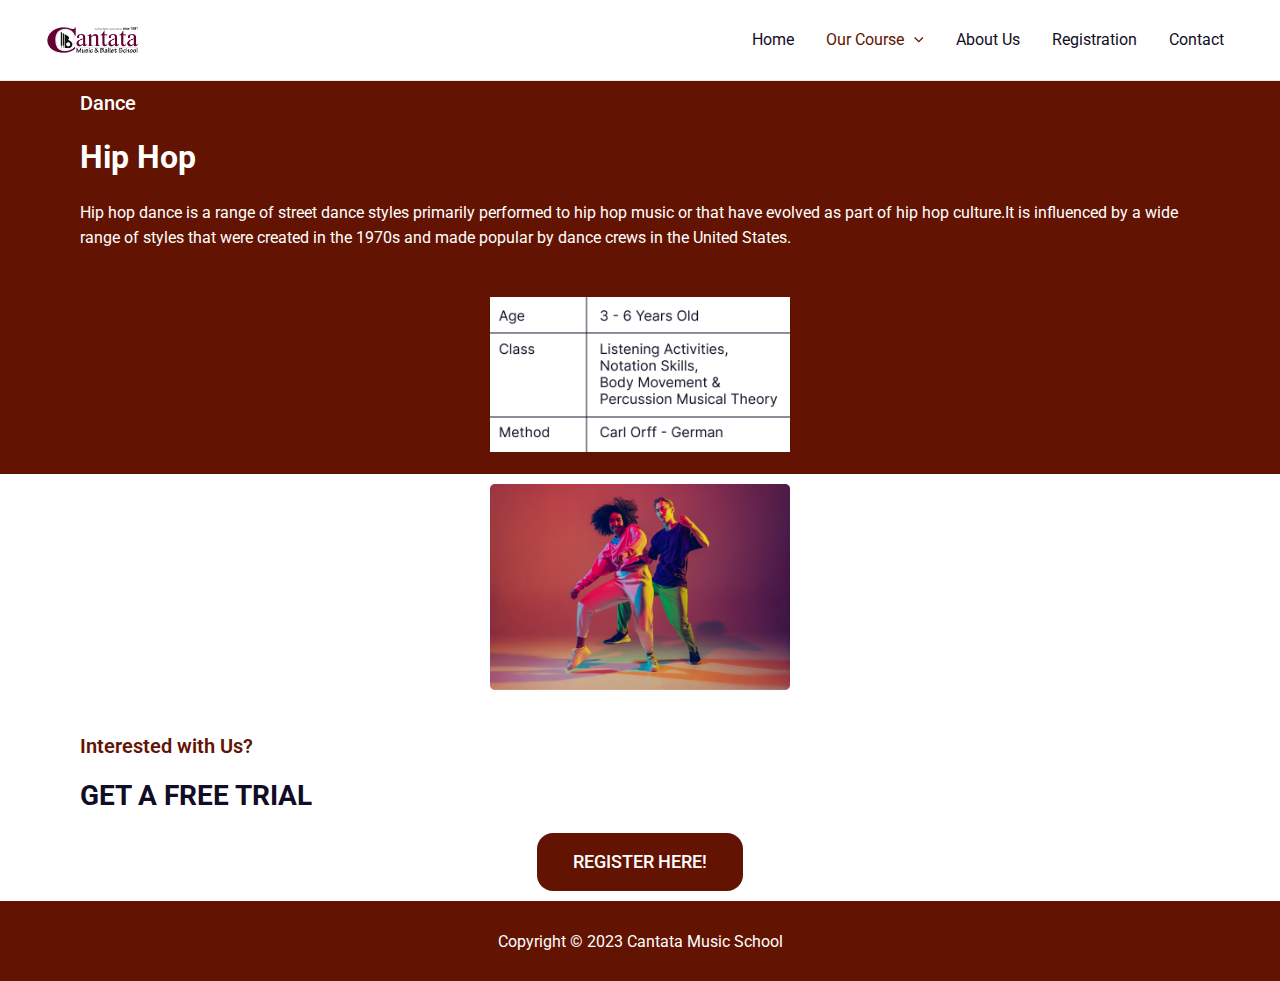
<file: hip-hop/index.html>
<!DOCTYPE html>
<html lang="en-US">
<head>
<meta charset="UTF-8">
<meta name="viewport" content="width=device-width, initial-scale=1">
	 <link rel="profile" href="https://gmpg.org/xfn/11"> 
	 <title>Hip Hop &#8211; Cantata Music School</title>
<meta name="robots" content="max-image-preview:large">
<link rel="dns-prefetch" href="//fonts.googleapis.com">
<link rel="alternate" type="application/rss+xml" title="Cantata Music School &raquo; Feed" href="https://anespatricia.github.io/GV205-Cantata-Music-School-PBI-Anaesthasia-Patricia/feed/">
<link rel="alternate" type="application/rss+xml" title="Cantata Music School &raquo; Comments Feed" href="https://anespatricia.github.io/GV205-Cantata-Music-School-PBI-Anaesthasia-Patricia/comments/feed/">
<script>
window._wpemojiSettings = {"baseUrl":"https:\/\/s.w.org\/images\/core\/emoji\/14.0.0\/72x72\/","ext":".png","svgUrl":"https:\/\/s.w.org\/images\/core\/emoji\/14.0.0\/svg\/","svgExt":".svg","source":{"concatemoji":"https:\/\/anespatricia.github.io\/GV205-Cantata-Music-School-PBI-Anaesthasia-Patricia\/wp-includes\/js\/wp-emoji-release.min.js?ver=6.2.2"}};
/*! This file is auto-generated */
!function(e,a,t){var n,r,o,i=a.createElement("canvas"),p=i.getContext&&i.getContext("2d");function s(e,t){p.clearRect(0,0,i.width,i.height),p.fillText(e,0,0);e=i.toDataURL();return p.clearRect(0,0,i.width,i.height),p.fillText(t,0,0),e===i.toDataURL()}function c(e){var t=a.createElement("script");t.src=e,t.defer=t.type="text/javascript",a.getElementsByTagName("head")[0].appendChild(t)}for(o=Array("flag","emoji"),t.supports={everything:!0,everythingExceptFlag:!0},r=0;r<o.length;r++)t.supports[o[r]]=function(e){if(p&&p.fillText)switch(p.textBaseline="top",p.font="600 32px Arial",e){case"flag":return s("🏳️‍⚧️","🏳️​⚧️")?!1:!s("🇺🇳","🇺​🇳")&&!s("🏴󠁧󠁢󠁥󠁮󠁧󠁿","🏴​󠁧​󠁢​󠁥​󠁮​󠁧​󠁿");case"emoji":return!s("🫱🏻‍🫲🏿","🫱🏻​🫲🏿")}return!1}(o[r]),t.supports.everything=t.supports.everything&&t.supports[o[r]],"flag"!==o[r]&&(t.supports.everythingExceptFlag=t.supports.everythingExceptFlag&&t.supports[o[r]]);t.supports.everythingExceptFlag=t.supports.everythingExceptFlag&&!t.supports.flag,t.DOMReady=!1,t.readyCallback=function(){t.DOMReady=!0},t.supports.everything||(n=function(){t.readyCallback()},a.addEventListener?(a.addEventListener("DOMContentLoaded",n,!1),e.addEventListener("load",n,!1)):(e.attachEvent("onload",n),a.attachEvent("onreadystatechange",function(){"complete"===a.readyState&&t.readyCallback()})),(e=t.source||{}).concatemoji?c(e.concatemoji):e.wpemoji&&e.twemoji&&(c(e.twemoji),c(e.wpemoji)))}(window,document,window._wpemojiSettings);
</script>
<style>img.wp-smiley,
img.emoji {
	display: inline !important;
	border: none !important;
	box-shadow: none !important;
	height: 1em !important;
	width: 1em !important;
	margin: 0 0.07em !important;
	vertical-align: -0.1em !important;
	background: none !important;
	padding: 0 !important;
}</style>
	<link rel="stylesheet" id="astra-theme-css-css" href="https://anespatricia.github.io/GV205-Cantata-Music-School-PBI-Anaesthasia-Patricia/wp-content/themes/astra/assets/css/minified/main.min.css?ver=4.1.5" media="all">
<style id="astra-theme-css-inline-css">:root{--ast-container-default-xlg-padding:3em;--ast-container-default-lg-padding:3em;--ast-container-default-slg-padding:2em;--ast-container-default-md-padding:3em;--ast-container-default-sm-padding:3em;--ast-container-default-xs-padding:2.4em;--ast-container-default-xxs-padding:1.8em;--ast-code-block-background:#ECEFF3;--ast-comment-inputs-background:#F9FAFB;}html{font-size:100%;}a{color:var(--ast-global-color-4);}a:hover,a:focus{color:var(--ast-global-color-5);}body,button,input,select,textarea,.ast-button,.ast-custom-button{font-family:'Roboto',sans-serif;font-weight:400;font-size:16px;font-size:1rem;line-height:1.6em;}blockquote{color:var(--ast-global-color-4);}h1,.entry-content h1,h2,.entry-content h2,h3,.entry-content h3,h4,.entry-content h4,h5,.entry-content h5,h6,.entry-content h6,.site-title,.site-title a{font-family:'Roboto',sans-serif;font-weight:700;}.site-title{font-size:26px;font-size:1.625rem;display:none;}header .custom-logo-link img{max-width:107px;}.astra-logo-svg{width:107px;}.site-header .site-description{font-size:15px;font-size:0.9375rem;display:none;}.entry-title{font-size:26px;font-size:1.625rem;}h1,.entry-content h1{font-size:32px;font-size:2rem;font-weight:700;font-family:'Roboto',sans-serif;line-height:1.4em;}h2,.entry-content h2{font-size:28px;font-size:1.75rem;font-weight:700;font-family:'Roboto',sans-serif;line-height:1.25em;}h3,.entry-content h3{font-size:24px;font-size:1.5rem;font-weight:700;font-family:'Roboto',sans-serif;line-height:1.2em;}h4,.entry-content h4{font-size:20px;font-size:1.25rem;line-height:1.2em;font-weight:700;font-family:'Roboto',sans-serif;}h5,.entry-content h5{font-size:16px;font-size:1rem;line-height:1.2em;font-weight:700;font-family:'Roboto',sans-serif;}h6,.entry-content h6{font-size:14px;font-size:0.875rem;line-height:1.25em;font-weight:700;font-family:'Roboto',sans-serif;}::selection{background-color:var(--ast-global-color-0);color:#ffffff;}body,h1,.entry-title a,.entry-content h1,h2,.entry-content h2,h3,.entry-content h3,h4,.entry-content h4,h5,.entry-content h5,h6,.entry-content h6{color:var(--ast-global-color-4);}.tagcloud a:hover,.tagcloud a:focus,.tagcloud a.current-item{color:#000000;border-color:var(--ast-global-color-4);background-color:var(--ast-global-color-4);}input:focus,input[type="text"]:focus,input[type="email"]:focus,input[type="url"]:focus,input[type="password"]:focus,input[type="reset"]:focus,input[type="search"]:focus,textarea:focus{border-color:var(--ast-global-color-4);}input[type="radio"]:checked,input[type=reset],input[type="checkbox"]:checked,input[type="checkbox"]:hover:checked,input[type="checkbox"]:focus:checked,input[type=range]::-webkit-slider-thumb{border-color:var(--ast-global-color-4);background-color:var(--ast-global-color-4);box-shadow:none;}.site-footer a:hover + .post-count,.site-footer a:focus + .post-count{background:var(--ast-global-color-4);border-color:var(--ast-global-color-4);}.single .nav-links .nav-previous,.single .nav-links .nav-next{color:var(--ast-global-color-4);}.entry-meta,.entry-meta *{line-height:1.45;color:var(--ast-global-color-4);}.entry-meta a:hover,.entry-meta a:hover *,.entry-meta a:focus,.entry-meta a:focus *,.page-links > .page-link,.page-links .page-link:hover,.post-navigation a:hover{color:var(--ast-global-color-5);}#cat option,.secondary .calendar_wrap thead a,.secondary .calendar_wrap thead a:visited{color:var(--ast-global-color-4);}.secondary .calendar_wrap #today,.ast-progress-val span{background:var(--ast-global-color-4);}.secondary a:hover + .post-count,.secondary a:focus + .post-count{background:var(--ast-global-color-4);border-color:var(--ast-global-color-4);}.calendar_wrap #today > a{color:#000000;}.page-links .page-link,.single .post-navigation a{color:var(--ast-global-color-4);}.ast-archive-title{color:var(--ast-global-color-4);}.widget-title{font-size:22px;font-size:1.375rem;color:var(--ast-global-color-4);}.ast-single-post .entry-content a,.ast-comment-content a:not(.ast-comment-edit-reply-wrap a){text-decoration:underline;}.ast-single-post .wp-block-button .wp-block-button__link,.ast-single-post .elementor-button-wrapper .elementor-button,.ast-single-post .entry-content .uagb-tab a,.ast-single-post .entry-content .uagb-ifb-cta a,.ast-single-post .entry-content .wp-block-uagb-buttons a,.ast-single-post .entry-content .uabb-module-content a,.ast-single-post .entry-content .uagb-post-grid a,.ast-single-post .entry-content .uagb-timeline a,.ast-single-post .entry-content .uagb-toc__wrap a,.ast-single-post .entry-content .uagb-taxomony-box a,.ast-single-post .entry-content .woocommerce a,.entry-content .wp-block-latest-posts > li > a,.ast-single-post .entry-content .wp-block-file__button{text-decoration:none;}a:focus-visible,.ast-menu-toggle:focus-visible,.site .skip-link:focus-visible,.wp-block-loginout input:focus-visible,.wp-block-search.wp-block-search__button-inside .wp-block-search__inside-wrapper,.ast-header-navigation-arrow:focus-visible{outline-style:dotted;outline-color:inherit;outline-width:thin;border-color:transparent;}input:focus,input[type="text"]:focus,input[type="email"]:focus,input[type="url"]:focus,input[type="password"]:focus,input[type="reset"]:focus,input[type="search"]:focus,textarea:focus,.wp-block-search__input:focus,[data-section="section-header-mobile-trigger"] .ast-button-wrap .ast-mobile-menu-trigger-minimal:focus,.ast-mobile-popup-drawer.active .menu-toggle-close:focus,.woocommerce-ordering select.orderby:focus,#ast-scroll-top:focus,.woocommerce a.add_to_cart_button:focus,.woocommerce .button.single_add_to_cart_button:focus{border-style:dotted;border-color:inherit;border-width:thin;outline-color:transparent;}.ast-logo-title-inline .site-logo-img{padding-right:1em;}.site-logo-img img{ transition:all 0.2s linear;}.ast-page-builder-template .hentry {margin: 0;}.ast-page-builder-template .site-content > .ast-container {max-width: 100%;padding: 0;}.ast-page-builder-template .site-content #primary {padding: 0;margin: 0;}.ast-page-builder-template .no-results {text-align: center;margin: 4em auto;}.ast-page-builder-template .ast-pagination {padding: 2em;}.ast-page-builder-template .entry-header.ast-no-title.ast-no-thumbnail {margin-top: 0;}.ast-page-builder-template .entry-header.ast-header-without-markup {margin-top: 0;margin-bottom: 0;}.ast-page-builder-template .entry-header.ast-no-title.ast-no-meta {margin-bottom: 0;}.ast-page-builder-template.single .post-navigation {padding-bottom: 2em;}.ast-page-builder-template.single-post .site-content > .ast-container {max-width: 100%;}.ast-page-builder-template .entry-header {margin-top: 2em;margin-left: auto;margin-right: auto;}.ast-page-builder-template .ast-archive-description {margin: 2em auto 0;padding-left: 20px;padding-right: 20px;}.ast-page-builder-template .ast-row {margin-left: 0;margin-right: 0;}.single.ast-page-builder-template .entry-header + .entry-content {margin-bottom: 2em;}@media(min-width: 921px) {.ast-page-builder-template.archive.ast-right-sidebar .ast-row article,.ast-page-builder-template.archive.ast-left-sidebar .ast-row article {padding-left: 0;padding-right: 0;}}@media (max-width:921px){#ast-desktop-header{display:none;}}@media (min-width:921px){#ast-mobile-header{display:none;}}.wp-block-buttons.aligncenter{justify-content:center;}@media (max-width:921px){.ast-theme-transparent-header #primary,.ast-theme-transparent-header #secondary{padding:0;}}@media (max-width:921px){.ast-plain-container.ast-no-sidebar #primary{padding:0;}}.ast-plain-container.ast-no-sidebar #primary{margin-top:0;margin-bottom:0;}.wp-block-button.is-style-outline .wp-block-button__link{border-color:var(--ast-global-color-0);}div.wp-block-button.is-style-outline > .wp-block-button__link:not(.has-text-color),div.wp-block-button.wp-block-button__link.is-style-outline:not(.has-text-color){color:var(--ast-global-color-0);}.wp-block-button.is-style-outline .wp-block-button__link:hover,div.wp-block-button.is-style-outline .wp-block-button__link:focus,div.wp-block-button.is-style-outline > .wp-block-button__link:not(.has-text-color):hover,div.wp-block-button.wp-block-button__link.is-style-outline:not(.has-text-color):hover{color:#ffffff;background-color:var(--ast-global-color-5);border-color:var(--ast-global-color-5);}.post-page-numbers.current .page-link,.ast-pagination .page-numbers.current{color:#ffffff;border-color:var(--ast-global-color-0);background-color:var(--ast-global-color-0);border-radius:2px;}h1.widget-title{font-weight:700;}h2.widget-title{font-weight:700;}h3.widget-title{font-weight:700;}#page{display:flex;flex-direction:column;min-height:100vh;}.ast-404-layout-1 h1.page-title{color:var(--ast-global-color-2);}.single .post-navigation a{line-height:1em;height:inherit;}.error-404 .page-sub-title{font-size:1.5rem;font-weight:inherit;}.search .site-content .content-area .search-form{margin-bottom:0;}#page .site-content{flex-grow:1;}.widget{margin-bottom:3.5em;}#secondary li{line-height:1.5em;}#secondary .wp-block-group h2{margin-bottom:0.7em;}#secondary h2{font-size:1.7rem;}.ast-separate-container .ast-article-post,.ast-separate-container .ast-article-single,.ast-separate-container .ast-comment-list li.depth-1,.ast-separate-container .comment-respond{padding:3em;}.ast-separate-container .ast-comment-list li.depth-1,.hentry{margin-bottom:2em;}.ast-separate-container .ast-archive-description,.ast-separate-container .ast-author-box{background-color:var(--ast-global-color-5);border-bottom:1px solid var(--ast-border-color);}.ast-separate-container .comments-title{padding:2em 2em 0 2em;}.ast-page-builder-template .comment-form-textarea,.ast-comment-formwrap .ast-grid-common-col{padding:0;}.ast-comment-formwrap{padding:0 20px;display:inline-flex;column-gap:20px;}.archive.ast-page-builder-template .entry-header{margin-top:2em;}.ast-page-builder-template .ast-comment-formwrap{width:100%;}.entry-title{margin-bottom:0.5em;}.ast-archive-description p{font-size:inherit;font-weight:inherit;line-height:inherit;}@media (min-width:921px){.ast-left-sidebar.ast-page-builder-template #secondary,.archive.ast-right-sidebar.ast-page-builder-template .site-main{padding-left:20px;padding-right:20px;}}@media (max-width:544px){.ast-comment-formwrap.ast-row{column-gap:10px;display:inline-block;}#ast-commentform .ast-grid-common-col{position:relative;width:100%;}}@media (min-width:1201px){.ast-separate-container .ast-article-post,.ast-separate-container .ast-article-single,.ast-separate-container .ast-author-box,.ast-separate-container .ast-404-layout-1,.ast-separate-container .no-results{padding:3em;}}@media (max-width:921px){.ast-separate-container #primary,.ast-separate-container #secondary{padding:1.5em 0;}#primary,#secondary{padding:1.5em 0;margin:0;}.ast-left-sidebar #content > .ast-container{display:flex;flex-direction:column-reverse;width:100%;}}@media (min-width:922px){.ast-separate-container.ast-right-sidebar #primary,.ast-separate-container.ast-left-sidebar #primary{border:0;}.search-no-results.ast-separate-container #primary{margin-bottom:4em;}}.wp-block-button .wp-block-button__link{color:#ffffff;}.wp-block-button .wp-block-button__link:hover,.wp-block-button .wp-block-button__link:focus{color:#ffffff;background-color:var(--ast-global-color-5);border-color:var(--ast-global-color-5);}.elementor-widget-heading h1.elementor-heading-title{line-height:1.4em;}.elementor-widget-heading h2.elementor-heading-title{line-height:1.25em;}.elementor-widget-heading h3.elementor-heading-title{line-height:1.2em;}.elementor-widget-heading h4.elementor-heading-title{line-height:1.2em;}.elementor-widget-heading h5.elementor-heading-title{line-height:1.2em;}.elementor-widget-heading h6.elementor-heading-title{line-height:1.25em;}.wp-block-button .wp-block-button__link,.wp-block-search .wp-block-search__button,body .wp-block-file .wp-block-file__button{border-color:var(--ast-global-color-0);background-color:var(--ast-global-color-0);color:#ffffff;font-family:inherit;font-weight:500;line-height:1em;font-size:16px;font-size:1rem;padding-top:15px;padding-right:30px;padding-bottom:15px;padding-left:30px;}@media (max-width:921px){.wp-block-button .wp-block-button__link,.wp-block-search .wp-block-search__button,body .wp-block-file .wp-block-file__button{padding-top:14px;padding-right:28px;padding-bottom:14px;padding-left:28px;}}@media (max-width:544px){.wp-block-button .wp-block-button__link,.wp-block-search .wp-block-search__button,body .wp-block-file .wp-block-file__button{padding-top:12px;padding-right:24px;padding-bottom:12px;padding-left:24px;}}.menu-toggle,button,.ast-button,.ast-custom-button,.button,input#submit,input[type="button"],input[type="submit"],input[type="reset"],form[CLASS*="wp-block-search__"].wp-block-search .wp-block-search__inside-wrapper .wp-block-search__button,body .wp-block-file .wp-block-file__button,.search .search-submit,.woocommerce a.button,.woocommerce button.button,.woocommerce .woocommerce-message a.button,.woocommerce #respond input#submit.alt,.woocommerce input.button.alt,.woocommerce input.button,.woocommerce input.button:disabled,.woocommerce input.button:disabled[disabled],.woocommerce input.button:disabled:hover,.woocommerce input.button:disabled[disabled]:hover,.woocommerce #respond input#submit,.woocommerce button.button.alt.disabled,.wc-block-grid__products .wc-block-grid__product .wp-block-button__link,.wc-block-grid__product-onsale,[CLASS*="wc-block"] button,.woocommerce-js .astra-cart-drawer .astra-cart-drawer-content .woocommerce-mini-cart__buttons .button:not(.checkout):not(.ast-continue-shopping),.woocommerce-js .astra-cart-drawer .astra-cart-drawer-content .woocommerce-mini-cart__buttons a.checkout,.woocommerce button.button.alt.disabled.wc-variation-selection-needed{border-style:solid;border-top-width:0;border-right-width:0;border-left-width:0;border-bottom-width:0;color:#ffffff;border-color:var(--ast-global-color-0);background-color:var(--ast-global-color-0);padding-top:15px;padding-right:30px;padding-bottom:15px;padding-left:30px;font-family:inherit;font-weight:500;font-size:16px;font-size:1rem;line-height:1em;}button:focus,.menu-toggle:hover,button:hover,.ast-button:hover,.ast-custom-button:hover .button:hover,.ast-custom-button:hover ,input[type=reset]:hover,input[type=reset]:focus,input#submit:hover,input#submit:focus,input[type="button"]:hover,input[type="button"]:focus,input[type="submit"]:hover,input[type="submit"]:focus,form[CLASS*="wp-block-search__"].wp-block-search .wp-block-search__inside-wrapper .wp-block-search__button:hover,form[CLASS*="wp-block-search__"].wp-block-search .wp-block-search__inside-wrapper .wp-block-search__button:focus,body .wp-block-file .wp-block-file__button:hover,body .wp-block-file .wp-block-file__button:focus,.woocommerce a.button:hover,.woocommerce button.button:hover,.woocommerce .woocommerce-message a.button:hover,.woocommerce #respond input#submit:hover,.woocommerce #respond input#submit.alt:hover,.woocommerce input.button.alt:hover,.woocommerce input.button:hover,.woocommerce button.button.alt.disabled:hover,.wc-block-grid__products .wc-block-grid__product .wp-block-button__link:hover,[CLASS*="wc-block"] button:hover,.woocommerce-js .astra-cart-drawer .astra-cart-drawer-content .woocommerce-mini-cart__buttons .button:not(.checkout):not(.ast-continue-shopping):hover,.woocommerce-js .astra-cart-drawer .astra-cart-drawer-content .woocommerce-mini-cart__buttons a.checkout:hover,.woocommerce button.button.alt.disabled.wc-variation-selection-needed:hover{color:#ffffff;background-color:var(--ast-global-color-5);border-color:var(--ast-global-color-5);}form[CLASS*="wp-block-search__"].wp-block-search .wp-block-search__inside-wrapper .wp-block-search__button.has-icon{padding-top:calc(15px - 3px);padding-right:calc(30px - 3px);padding-bottom:calc(15px - 3px);padding-left:calc(30px - 3px);}@media (max-width:921px){.menu-toggle,button,.ast-button,.ast-custom-button,.button,input#submit,input[type="button"],input[type="submit"],input[type="reset"],form[CLASS*="wp-block-search__"].wp-block-search .wp-block-search__inside-wrapper .wp-block-search__button,body .wp-block-file .wp-block-file__button,.search .search-submit,.woocommerce a.button,.woocommerce button.button,.woocommerce .woocommerce-message a.button,.woocommerce #respond input#submit.alt,.woocommerce input.button.alt,.woocommerce input.button,.woocommerce input.button:disabled,.woocommerce input.button:disabled[disabled],.woocommerce input.button:disabled:hover,.woocommerce input.button:disabled[disabled]:hover,.woocommerce #respond input#submit,.woocommerce button.button.alt.disabled,.wc-block-grid__products .wc-block-grid__product .wp-block-button__link,.wc-block-grid__product-onsale,[CLASS*="wc-block"] button,.woocommerce-js .astra-cart-drawer .astra-cart-drawer-content .woocommerce-mini-cart__buttons .button:not(.checkout):not(.ast-continue-shopping),.woocommerce-js .astra-cart-drawer .astra-cart-drawer-content .woocommerce-mini-cart__buttons a.checkout,.woocommerce button.button.alt.disabled.wc-variation-selection-needed{padding-top:14px;padding-right:28px;padding-bottom:14px;padding-left:28px;}}@media (max-width:544px){.menu-toggle,button,.ast-button,.ast-custom-button,.button,input#submit,input[type="button"],input[type="submit"],input[type="reset"],form[CLASS*="wp-block-search__"].wp-block-search .wp-block-search__inside-wrapper .wp-block-search__button,body .wp-block-file .wp-block-file__button,.search .search-submit,.woocommerce a.button,.woocommerce button.button,.woocommerce .woocommerce-message a.button,.woocommerce #respond input#submit.alt,.woocommerce input.button.alt,.woocommerce input.button,.woocommerce input.button:disabled,.woocommerce input.button:disabled[disabled],.woocommerce input.button:disabled:hover,.woocommerce input.button:disabled[disabled]:hover,.woocommerce #respond input#submit,.woocommerce button.button.alt.disabled,.wc-block-grid__products .wc-block-grid__product .wp-block-button__link,.wc-block-grid__product-onsale,[CLASS*="wc-block"] button,.woocommerce-js .astra-cart-drawer .astra-cart-drawer-content .woocommerce-mini-cart__buttons .button:not(.checkout):not(.ast-continue-shopping),.woocommerce-js .astra-cart-drawer .astra-cart-drawer-content .woocommerce-mini-cart__buttons a.checkout,.woocommerce button.button.alt.disabled.wc-variation-selection-needed{padding-top:12px;padding-right:24px;padding-bottom:12px;padding-left:24px;}}@media (max-width:921px){.ast-mobile-header-stack .main-header-bar .ast-search-menu-icon{display:inline-block;}.ast-header-break-point.ast-header-custom-item-outside .ast-mobile-header-stack .main-header-bar .ast-search-icon{margin:0;}.ast-comment-avatar-wrap img{max-width:2.5em;}.ast-separate-container .ast-comment-list li.depth-1{padding:1.5em 2.14em;}.ast-separate-container .comment-respond{padding:2em 2.14em;}.ast-comment-meta{padding:0 1.8888em 1.3333em;}}@media (min-width:544px){.ast-container{max-width:100%;}}@media (max-width:544px){.ast-separate-container .ast-article-post,.ast-separate-container .ast-article-single,.ast-separate-container .comments-title,.ast-separate-container .ast-archive-description{padding:1.5em 1em;}.ast-separate-container #content .ast-container{padding-left:0.54em;padding-right:0.54em;}.ast-separate-container .ast-comment-list li.depth-1{padding:1.5em 1em;margin-bottom:1.5em;}.ast-separate-container .ast-comment-list .bypostauthor{padding:.5em;}.ast-search-menu-icon.ast-dropdown-active .search-field{width:170px;}}.ast-separate-container{background-color:var(--ast-global-color-4);;background-image:none;;}@media (max-width:921px){.site-title{display:none;}.site-header .site-description{display:none;}.entry-title{font-size:30px;}h1,.entry-content h1{font-size:30px;}h2,.entry-content h2{font-size:25px;}h3,.entry-content h3{font-size:20px;}}@media (max-width:544px){.site-title{display:none;}.site-header .site-description{display:none;}.entry-title{font-size:30px;}h1,.entry-content h1{font-size:30px;}h2,.entry-content h2{font-size:25px;}h3,.entry-content h3{font-size:20px;}header .custom-logo-link img,.ast-header-break-point .site-branding img,.ast-header-break-point .custom-logo-link img{max-width:108px;}.astra-logo-svg{width:108px;}.ast-header-break-point .site-logo-img .custom-mobile-logo-link img{max-width:108px;}body,.ast-separate-container{background-color:var(--ast-global-color-4);;background-image:none;;}}@media (max-width:921px){html{font-size:91.2%;}}@media (max-width:544px){html{font-size:91.2%;}}@media (min-width:922px){.ast-container{max-width:1240px;}}@media (min-width:922px){.site-content .ast-container{display:flex;}}@media (max-width:921px){.site-content .ast-container{flex-direction:column;}}@media (min-width:922px){.main-header-menu .sub-menu .menu-item.ast-left-align-sub-menu:hover > .sub-menu,.main-header-menu .sub-menu .menu-item.ast-left-align-sub-menu.focus > .sub-menu{margin-left:-0px;}}blockquote,cite {font-style: initial;}.wp-block-file {display: flex;align-items: center;flex-wrap: wrap;justify-content: space-between;}.wp-block-pullquote {border: none;}.wp-block-pullquote blockquote::before {content: "\201D";font-family: "Helvetica",sans-serif;display: flex;transform: rotate( 180deg );font-size: 6rem;font-style: normal;line-height: 1;font-weight: bold;align-items: center;justify-content: center;}.has-text-align-right > blockquote::before {justify-content: flex-start;}.has-text-align-left > blockquote::before {justify-content: flex-end;}figure.wp-block-pullquote.is-style-solid-color blockquote {max-width: 100%;text-align: inherit;}html body {--wp--custom--ast-default-block-top-padding: 3em;--wp--custom--ast-default-block-right-padding: 3em;--wp--custom--ast-default-block-bottom-padding: 3em;--wp--custom--ast-default-block-left-padding: 3em;--wp--custom--ast-container-width: 1200px;--wp--custom--ast-content-width-size: 1200px;--wp--custom--ast-wide-width-size: calc(1200px + var(--wp--custom--ast-default-block-left-padding) + var(--wp--custom--ast-default-block-right-padding));}.ast-narrow-container {--wp--custom--ast-content-width-size: 750px;--wp--custom--ast-wide-width-size: 750px;}@media(max-width: 921px) {html body {--wp--custom--ast-default-block-top-padding: 3em;--wp--custom--ast-default-block-right-padding: 2em;--wp--custom--ast-default-block-bottom-padding: 3em;--wp--custom--ast-default-block-left-padding: 2em;}}@media(max-width: 544px) {html body {--wp--custom--ast-default-block-top-padding: 3em;--wp--custom--ast-default-block-right-padding: 1.5em;--wp--custom--ast-default-block-bottom-padding: 3em;--wp--custom--ast-default-block-left-padding: 1.5em;}}.entry-content > .wp-block-group,.entry-content > .wp-block-cover,.entry-content > .wp-block-columns {padding-top: var(--wp--custom--ast-default-block-top-padding);padding-right: var(--wp--custom--ast-default-block-right-padding);padding-bottom: var(--wp--custom--ast-default-block-bottom-padding);padding-left: var(--wp--custom--ast-default-block-left-padding);}.ast-plain-container.ast-no-sidebar .entry-content > .alignfull,.ast-page-builder-template .ast-no-sidebar .entry-content > .alignfull {margin-left: calc( -50vw + 50%);margin-right: calc( -50vw + 50%);max-width: 100vw;width: 100vw;}.ast-plain-container.ast-no-sidebar .entry-content .alignfull .alignfull,.ast-page-builder-template.ast-no-sidebar .entry-content .alignfull .alignfull,.ast-plain-container.ast-no-sidebar .entry-content .alignfull .alignwide,.ast-page-builder-template.ast-no-sidebar .entry-content .alignfull .alignwide,.ast-plain-container.ast-no-sidebar .entry-content .alignwide .alignfull,.ast-page-builder-template.ast-no-sidebar .entry-content .alignwide .alignfull,.ast-plain-container.ast-no-sidebar .entry-content .alignwide .alignwide,.ast-page-builder-template.ast-no-sidebar .entry-content .alignwide .alignwide,.ast-plain-container.ast-no-sidebar .entry-content .wp-block-column .alignfull,.ast-page-builder-template.ast-no-sidebar .entry-content .wp-block-column .alignfull,.ast-plain-container.ast-no-sidebar .entry-content .wp-block-column .alignwide,.ast-page-builder-template.ast-no-sidebar .entry-content .wp-block-column .alignwide {margin-left: auto;margin-right: auto;width: 100%;}[ast-blocks-layout] .wp-block-separator:not(.is-style-dots) {height: 0;}[ast-blocks-layout] .wp-block-separator {margin: 20px auto;}[ast-blocks-layout] .wp-block-separator:not(.is-style-wide):not(.is-style-dots) {max-width: 100px;}[ast-blocks-layout] .wp-block-separator.has-background {padding: 0;}.entry-content[ast-blocks-layout] > * {max-width: var(--wp--custom--ast-content-width-size);margin-left: auto;margin-right: auto;}.entry-content[ast-blocks-layout] > .alignwide {max-width: var(--wp--custom--ast-wide-width-size);}.entry-content[ast-blocks-layout] .alignfull {max-width: none;}.entry-content .wp-block-columns {margin-bottom: 0;}blockquote {margin: 1.5em;border: none;}.wp-block-quote:not(.has-text-align-right):not(.has-text-align-center) {border-left: 5px solid rgba(0,0,0,0.05);}.has-text-align-right > blockquote,blockquote.has-text-align-right {border-right: 5px solid rgba(0,0,0,0.05);}.has-text-align-left > blockquote,blockquote.has-text-align-left {border-left: 5px solid rgba(0,0,0,0.05);}.wp-block-site-tagline,.wp-block-latest-posts .read-more {margin-top: 15px;}.wp-block-loginout p label {display: block;}.wp-block-loginout p:not(.login-remember):not(.login-submit) input {width: 100%;}.wp-block-loginout input:focus {border-color: transparent;}.wp-block-loginout input:focus {outline: thin dotted;}.entry-content .wp-block-media-text .wp-block-media-text__content {padding: 0 0 0 8%;}.entry-content .wp-block-media-text.has-media-on-the-right .wp-block-media-text__content {padding: 0 8% 0 0;}.entry-content .wp-block-media-text.has-background .wp-block-media-text__content {padding: 8%;}.entry-content .wp-block-cover:not([class*="background-color"]) .wp-block-cover__inner-container,.entry-content .wp-block-cover:not([class*="background-color"]) .wp-block-cover-image-text,.entry-content .wp-block-cover:not([class*="background-color"]) .wp-block-cover-text,.entry-content .wp-block-cover-image:not([class*="background-color"]) .wp-block-cover__inner-container,.entry-content .wp-block-cover-image:not([class*="background-color"]) .wp-block-cover-image-text,.entry-content .wp-block-cover-image:not([class*="background-color"]) .wp-block-cover-text {color: var(--ast-global-color-5);}.wp-block-loginout .login-remember input {width: 1.1rem;height: 1.1rem;margin: 0 5px 4px 0;vertical-align: middle;}.wp-block-latest-posts > li > *:first-child,.wp-block-latest-posts:not(.is-grid) > li:first-child {margin-top: 0;}.wp-block-search__inside-wrapper .wp-block-search__input {padding: 0 10px;color: var(--ast-global-color-3);background: var(--ast-global-color-5);border-color: var(--ast-border-color);}.wp-block-latest-posts .read-more {margin-bottom: 1.5em;}.wp-block-search__no-button .wp-block-search__inside-wrapper .wp-block-search__input {padding-top: 5px;padding-bottom: 5px;}.wp-block-latest-posts .wp-block-latest-posts__post-date,.wp-block-latest-posts .wp-block-latest-posts__post-author {font-size: 1rem;}.wp-block-latest-posts > li > *,.wp-block-latest-posts:not(.is-grid) > li {margin-top: 12px;margin-bottom: 12px;}.ast-page-builder-template .entry-content[ast-blocks-layout] > *,.ast-page-builder-template .entry-content[ast-blocks-layout] > .alignfull > * {max-width: none;}.ast-page-builder-template .entry-content[ast-blocks-layout] > .alignwide > * {max-width: var(--wp--custom--ast-wide-width-size);}.ast-page-builder-template .entry-content[ast-blocks-layout] > .inherit-container-width > *,.ast-page-builder-template .entry-content[ast-blocks-layout] > * > *,.entry-content[ast-blocks-layout] > .wp-block-cover .wp-block-cover__inner-container {max-width: var(--wp--custom--ast-content-width-size);margin-left: auto;margin-right: auto;}.entry-content[ast-blocks-layout] .wp-block-cover:not(.alignleft):not(.alignright) {width: auto;}@media(max-width: 1200px) {.ast-separate-container .entry-content > .alignfull,.ast-separate-container .entry-content[ast-blocks-layout] > .alignwide,.ast-plain-container .entry-content[ast-blocks-layout] > .alignwide,.ast-plain-container .entry-content .alignfull {margin-left: calc(-1 * min(var(--ast-container-default-xlg-padding),20px)) ;margin-right: calc(-1 * min(var(--ast-container-default-xlg-padding),20px));}}@media(min-width: 1201px) {.ast-separate-container .entry-content > .alignfull {margin-left: calc(-1 * var(--ast-container-default-xlg-padding) );margin-right: calc(-1 * var(--ast-container-default-xlg-padding) );}.ast-separate-container .entry-content[ast-blocks-layout] > .alignwide,.ast-plain-container .entry-content[ast-blocks-layout] > .alignwide {margin-left: calc(-1 * var(--wp--custom--ast-default-block-left-padding) );margin-right: calc(-1 * var(--wp--custom--ast-default-block-right-padding) );}}@media(min-width: 921px) {.ast-separate-container .entry-content .wp-block-group.alignwide:not(.inherit-container-width) > :where(:not(.alignleft):not(.alignright)),.ast-plain-container .entry-content .wp-block-group.alignwide:not(.inherit-container-width) > :where(:not(.alignleft):not(.alignright)) {max-width: calc( var(--wp--custom--ast-content-width-size) + 80px );}.ast-plain-container.ast-right-sidebar .entry-content[ast-blocks-layout] .alignfull,.ast-plain-container.ast-left-sidebar .entry-content[ast-blocks-layout] .alignfull {margin-left: -60px;margin-right: -60px;}}@media(min-width: 544px) {.entry-content > .alignleft {margin-right: 20px;}.entry-content > .alignright {margin-left: 20px;}}@media (max-width:544px){.wp-block-columns .wp-block-column:not(:last-child){margin-bottom:20px;}.wp-block-latest-posts{margin:0;}}@media( max-width: 600px ) {.entry-content .wp-block-media-text .wp-block-media-text__content,.entry-content .wp-block-media-text.has-media-on-the-right .wp-block-media-text__content {padding: 8% 0 0;}.entry-content .wp-block-media-text.has-background .wp-block-media-text__content {padding: 8%;}}.ast-separate-container .entry-content .uagb-is-root-container {padding-left: 0;}.ast-page-builder-template .entry-header {padding-left: 0;}@media(min-width: 1201px) {.ast-separate-container .entry-content > .uagb-is-root-container {margin-left: 0;margin-right: 0;}}.ast-narrow-container .site-content .wp-block-uagb-image--align-full .wp-block-uagb-image__figure {max-width: 100%;margin-left: auto;margin-right: auto;}.entry-content ul,.entry-content ol {padding: revert;margin: revert;}:root .has-ast-global-color-0-color{color:var(--ast-global-color-0);}:root .has-ast-global-color-0-background-color{background-color:var(--ast-global-color-0);}:root .wp-block-button .has-ast-global-color-0-color{color:var(--ast-global-color-0);}:root .wp-block-button .has-ast-global-color-0-background-color{background-color:var(--ast-global-color-0);}:root .has-ast-global-color-1-color{color:var(--ast-global-color-1);}:root .has-ast-global-color-1-background-color{background-color:var(--ast-global-color-1);}:root .wp-block-button .has-ast-global-color-1-color{color:var(--ast-global-color-1);}:root .wp-block-button .has-ast-global-color-1-background-color{background-color:var(--ast-global-color-1);}:root .has-ast-global-color-2-color{color:var(--ast-global-color-2);}:root .has-ast-global-color-2-background-color{background-color:var(--ast-global-color-2);}:root .wp-block-button .has-ast-global-color-2-color{color:var(--ast-global-color-2);}:root .wp-block-button .has-ast-global-color-2-background-color{background-color:var(--ast-global-color-2);}:root .has-ast-global-color-3-color{color:var(--ast-global-color-3);}:root .has-ast-global-color-3-background-color{background-color:var(--ast-global-color-3);}:root .wp-block-button .has-ast-global-color-3-color{color:var(--ast-global-color-3);}:root .wp-block-button .has-ast-global-color-3-background-color{background-color:var(--ast-global-color-3);}:root .has-ast-global-color-4-color{color:var(--ast-global-color-4);}:root .has-ast-global-color-4-background-color{background-color:var(--ast-global-color-4);}:root .wp-block-button .has-ast-global-color-4-color{color:var(--ast-global-color-4);}:root .wp-block-button .has-ast-global-color-4-background-color{background-color:var(--ast-global-color-4);}:root .has-ast-global-color-5-color{color:var(--ast-global-color-5);}:root .has-ast-global-color-5-background-color{background-color:var(--ast-global-color-5);}:root .wp-block-button .has-ast-global-color-5-color{color:var(--ast-global-color-5);}:root .wp-block-button .has-ast-global-color-5-background-color{background-color:var(--ast-global-color-5);}:root .has-ast-global-color-6-color{color:var(--ast-global-color-6);}:root .has-ast-global-color-6-background-color{background-color:var(--ast-global-color-6);}:root .wp-block-button .has-ast-global-color-6-color{color:var(--ast-global-color-6);}:root .wp-block-button .has-ast-global-color-6-background-color{background-color:var(--ast-global-color-6);}:root .has-ast-global-color-7-color{color:var(--ast-global-color-7);}:root .has-ast-global-color-7-background-color{background-color:var(--ast-global-color-7);}:root .wp-block-button .has-ast-global-color-7-color{color:var(--ast-global-color-7);}:root .wp-block-button .has-ast-global-color-7-background-color{background-color:var(--ast-global-color-7);}:root .has-ast-global-color-8-color{color:var(--ast-global-color-8);}:root .has-ast-global-color-8-background-color{background-color:var(--ast-global-color-8);}:root .wp-block-button .has-ast-global-color-8-color{color:var(--ast-global-color-8);}:root .wp-block-button .has-ast-global-color-8-background-color{background-color:var(--ast-global-color-8);}:root{--ast-global-color-0:#631302;--ast-global-color-1:#f4efe9;--ast-global-color-2:#120d26;--ast-global-color-3:#334155;--ast-global-color-4:#ffffff;--ast-global-color-5:#373bff;--ast-global-color-6:#fedc00;--ast-global-color-7:#cbd5e1;--ast-global-color-8:#94a3b8;}:root {--ast-border-color : var(--ast-global-color-4);}.ast-single-entry-banner {-js-display: flex;display: flex;flex-direction: column;justify-content: center;text-align: center;position: relative;background: #eeeeee;}.ast-single-entry-banner[data-banner-layout="layout-1"] {max-width: 1200px;background: inherit;padding: 20px 0;}.ast-single-entry-banner[data-banner-width-type="custom"] {margin: 0 auto;width: 100%;}.ast-single-entry-banner + .site-content .entry-header {margin-bottom: 0;}header.entry-header .entry-title{font-weight:600;font-size:32px;font-size:2rem;}header.entry-header > *:not(:last-child){margin-bottom:10px;}.ast-archive-entry-banner {-js-display: flex;display: flex;flex-direction: column;justify-content: center;text-align: center;position: relative;background: #eeeeee;}.ast-archive-entry-banner[data-banner-width-type="custom"] {margin: 0 auto;width: 100%;}.ast-archive-entry-banner[data-banner-layout="layout-1"] {background: inherit;padding: 20px 0;text-align: left;}body.archive .ast-archive-description{max-width:1200px;width:100%;text-align:left;padding-top:3em;padding-right:3em;padding-bottom:3em;padding-left:3em;}body.archive .ast-archive-description .ast-archive-title,body.archive .ast-archive-description .ast-archive-title *{font-weight:600;font-size:32px;font-size:2rem;}body.archive .ast-archive-description > *:not(:last-child){margin-bottom:10px;}@media (max-width:921px){body.archive .ast-archive-description{text-align:left;}}@media (max-width:544px){body.archive .ast-archive-description{text-align:left;}}.ast-breadcrumbs .trail-browse,.ast-breadcrumbs .trail-items,.ast-breadcrumbs .trail-items li{display:inline-block;margin:0;padding:0;border:none;background:inherit;text-indent:0;text-decoration:none;}.ast-breadcrumbs .trail-browse{font-size:inherit;font-style:inherit;font-weight:inherit;color:inherit;}.ast-breadcrumbs .trail-items{list-style:none;}.trail-items li::after{padding:0 0.3em;content:"\00bb";}.trail-items li:last-of-type::after{display:none;}h1,.entry-content h1,h2,.entry-content h2,h3,.entry-content h3,h4,.entry-content h4,h5,.entry-content h5,h6,.entry-content h6{color:var(--ast-global-color-4);}.entry-title a{color:var(--ast-global-color-4);}@media (max-width:921px){.ast-builder-grid-row-container.ast-builder-grid-row-tablet-3-firstrow .ast-builder-grid-row > *:first-child,.ast-builder-grid-row-container.ast-builder-grid-row-tablet-3-lastrow .ast-builder-grid-row > *:last-child{grid-column:1 / -1;}}@media (max-width:544px){.ast-builder-grid-row-container.ast-builder-grid-row-mobile-3-firstrow .ast-builder-grid-row > *:first-child,.ast-builder-grid-row-container.ast-builder-grid-row-mobile-3-lastrow .ast-builder-grid-row > *:last-child{grid-column:1 / -1;}}.ast-builder-layout-element[data-section="title_tagline"]{display:flex;}@media (max-width:921px){.ast-header-break-point .ast-builder-layout-element[data-section="title_tagline"]{display:flex;}}@media (max-width:544px){.ast-header-break-point .ast-builder-layout-element[data-section="title_tagline"]{display:flex;}}.ast-builder-menu-1{font-family:inherit;font-weight:inherit;}.ast-builder-menu-1 .menu-item > .menu-link{color:var(--ast-global-color-2);}.ast-builder-menu-1 .menu-item > .ast-menu-toggle{color:var(--ast-global-color-2);}.ast-builder-menu-1 .menu-item:hover > .menu-link,.ast-builder-menu-1 .inline-on-mobile .menu-item:hover > .ast-menu-toggle{color:var(--ast-global-color-5);}.ast-builder-menu-1 .menu-item:hover > .ast-menu-toggle{color:var(--ast-global-color-5);}.ast-builder-menu-1 .menu-item.current-menu-item > .menu-link,.ast-builder-menu-1 .inline-on-mobile .menu-item.current-menu-item > .ast-menu-toggle,.ast-builder-menu-1 .current-menu-ancestor > .menu-link{color:var(--ast-global-color-0);}.ast-builder-menu-1 .menu-item.current-menu-item > .ast-menu-toggle{color:var(--ast-global-color-0);}.ast-builder-menu-1 .sub-menu,.ast-builder-menu-1 .inline-on-mobile .sub-menu{border-top-width:2px;border-bottom-width:0px;border-right-width:0px;border-left-width:0px;border-color:var(--ast-global-color-0);border-style:solid;}.ast-builder-menu-1 .main-header-menu > .menu-item > .sub-menu,.ast-builder-menu-1 .main-header-menu > .menu-item > .astra-full-megamenu-wrapper{margin-top:0px;}.ast-desktop .ast-builder-menu-1 .main-header-menu > .menu-item > .sub-menu:before,.ast-desktop .ast-builder-menu-1 .main-header-menu > .menu-item > .astra-full-megamenu-wrapper:before{height:calc( 0px + 5px );}.ast-desktop .ast-builder-menu-1 .menu-item .sub-menu .menu-link{border-style:none;}@media (max-width:921px){.ast-builder-menu-1 .main-header-menu .menu-item > .menu-link{color:var(--ast-global-color-2);}.ast-builder-menu-1 .menu-item > .ast-menu-toggle{color:var(--ast-global-color-2);}.ast-builder-menu-1 .menu-item:hover > .menu-link,.ast-builder-menu-1 .inline-on-mobile .menu-item:hover > .ast-menu-toggle{color:var(--ast-global-color-0);background:var(--ast-global-color-4);}.ast-builder-menu-1 .menu-item:hover > .ast-menu-toggle{color:var(--ast-global-color-0);}.ast-builder-menu-1 .menu-item.current-menu-item > .menu-link,.ast-builder-menu-1 .inline-on-mobile .menu-item.current-menu-item > .ast-menu-toggle,.ast-builder-menu-1 .current-menu-ancestor > .menu-link,.ast-builder-menu-1 .current-menu-ancestor > .ast-menu-toggle{color:var(--ast-global-color-0);background:var(--ast-global-color-4);}.ast-builder-menu-1 .menu-item.current-menu-item > .ast-menu-toggle{color:var(--ast-global-color-0);}.ast-header-break-point .ast-builder-menu-1 .menu-item.menu-item-has-children > .ast-menu-toggle{top:0;}.ast-builder-menu-1 .menu-item-has-children > .menu-link:after{content:unset;}.ast-builder-menu-1 .main-header-menu > .menu-item > .sub-menu,.ast-builder-menu-1 .main-header-menu > .menu-item > .astra-full-megamenu-wrapper{margin-top:0;}.ast-builder-menu-1 .main-header-menu,.ast-builder-menu-1 .main-header-menu .sub-menu{background-color:var(--ast-global-color-4);;background-image:none;;}}@media (max-width:544px){.ast-header-break-point .ast-builder-menu-1 .menu-item.menu-item-has-children > .ast-menu-toggle{top:0;}.ast-builder-menu-1 .main-header-menu > .menu-item > .sub-menu,.ast-builder-menu-1 .main-header-menu > .menu-item > .astra-full-megamenu-wrapper{margin-top:0;}}.ast-builder-menu-1{display:flex;}@media (max-width:921px){.ast-header-break-point .ast-builder-menu-1{display:flex;}}@media (max-width:544px){.ast-header-break-point .ast-builder-menu-1{display:flex;}}.site-below-footer-wrap{padding-top:20px;padding-bottom:20px;}.site-below-footer-wrap[data-section="section-below-footer-builder"]{background-color:var(--ast-global-color-0);;background-image:none;;min-height:80px;border-style:solid;border-width:0px;border-top-width:1px;border-top-color:var(--ast-global-color-0);}.site-below-footer-wrap[data-section="section-below-footer-builder"] .ast-builder-grid-row{max-width:1200px;margin-left:auto;margin-right:auto;}.site-below-footer-wrap[data-section="section-below-footer-builder"] .ast-builder-grid-row,.site-below-footer-wrap[data-section="section-below-footer-builder"] .site-footer-section{align-items:flex-start;}.site-below-footer-wrap[data-section="section-below-footer-builder"].ast-footer-row-inline .site-footer-section{display:flex;margin-bottom:0;}.ast-builder-grid-row-full .ast-builder-grid-row{grid-template-columns:1fr;}@media (max-width:921px){.site-below-footer-wrap[data-section="section-below-footer-builder"].ast-footer-row-tablet-inline .site-footer-section{display:flex;margin-bottom:0;}.site-below-footer-wrap[data-section="section-below-footer-builder"].ast-footer-row-tablet-stack .site-footer-section{display:block;margin-bottom:10px;}.ast-builder-grid-row-container.ast-builder-grid-row-tablet-full .ast-builder-grid-row{grid-template-columns:1fr;}}@media (max-width:544px){.site-below-footer-wrap[data-section="section-below-footer-builder"]{background-color:var(--ast-global-color-0);;background-image:none;;}.site-below-footer-wrap[data-section="section-below-footer-builder"].ast-footer-row-mobile-inline .site-footer-section{display:flex;margin-bottom:0;}.site-below-footer-wrap[data-section="section-below-footer-builder"].ast-footer-row-mobile-stack .site-footer-section{display:block;margin-bottom:10px;}.ast-builder-grid-row-container.ast-builder-grid-row-mobile-full .ast-builder-grid-row{grid-template-columns:1fr;}}.site-below-footer-wrap[data-section="section-below-footer-builder"]{display:grid;}@media (max-width:921px){.ast-header-break-point .site-below-footer-wrap[data-section="section-below-footer-builder"]{display:grid;}}@media (max-width:544px){.ast-header-break-point .site-below-footer-wrap[data-section="section-below-footer-builder"]{display:grid;}}.ast-footer-copyright{text-align:center;}.ast-footer-copyright {color:var(--ast-global-color-4);}@media (max-width:921px){.ast-footer-copyright{text-align:center;}}@media (max-width:544px){.ast-footer-copyright{text-align:center;}}.ast-footer-copyright {font-size:16px;font-size:1rem;}.ast-footer-copyright.ast-builder-layout-element{display:flex;}@media (max-width:921px){.ast-header-break-point .ast-footer-copyright.ast-builder-layout-element{display:flex;}}@media (max-width:544px){.ast-header-break-point .ast-footer-copyright.ast-builder-layout-element{display:flex;}}.site-footer{background-color:var(--ast-global-color-0);;background-image:none;;}@media (max-width:544px){.site-footer{background-color:var(--ast-global-color-0);;background-image:none;;}}.footer-widget-area.widget-area.site-footer-focus-item{width:auto;}.elementor-widget-heading .elementor-heading-title{margin:0;}.elementor-page .ast-menu-toggle{color:unset !important;background:unset !important;}.elementor-post.elementor-grid-item.hentry{margin-bottom:0;}.woocommerce div.product .elementor-element.elementor-products-grid .related.products ul.products li.product,.elementor-element .elementor-wc-products .woocommerce[class*='columns-'] ul.products li.product{width:auto;margin:0;float:none;}.elementor-toc__list-wrapper{margin:0;}.ast-left-sidebar .elementor-section.elementor-section-stretched,.ast-right-sidebar .elementor-section.elementor-section-stretched{max-width:100%;left:0 !important;}.elementor-template-full-width .ast-container{display:block;}@media (max-width:544px){.elementor-element .elementor-wc-products .woocommerce[class*="columns-"] ul.products li.product{width:auto;margin:0;}.elementor-element .woocommerce .woocommerce-result-count{float:none;}}.ast-header-break-point .main-header-bar{border-bottom-width:1px;}@media (min-width:922px){.main-header-bar{border-bottom-width:1px;}}.main-header-menu .menu-item, #astra-footer-menu .menu-item, .main-header-bar .ast-masthead-custom-menu-items{-js-display:flex;display:flex;-webkit-box-pack:center;-webkit-justify-content:center;-moz-box-pack:center;-ms-flex-pack:center;justify-content:center;-webkit-box-orient:vertical;-webkit-box-direction:normal;-webkit-flex-direction:column;-moz-box-orient:vertical;-moz-box-direction:normal;-ms-flex-direction:column;flex-direction:column;}.main-header-menu > .menu-item > .menu-link, #astra-footer-menu > .menu-item > .menu-link{height:100%;-webkit-box-align:center;-webkit-align-items:center;-moz-box-align:center;-ms-flex-align:center;align-items:center;-js-display:flex;display:flex;}.ast-header-break-point .main-navigation ul .menu-item .menu-link .icon-arrow:first-of-type svg{top:.2em;margin-top:0px;margin-left:0px;width:.65em;transform:translate(0, -2px) rotateZ(270deg);}.ast-mobile-popup-content .ast-submenu-expanded > .ast-menu-toggle{transform:rotateX(180deg);overflow-y:auto;}.ast-separate-container .blog-layout-1, .ast-separate-container .blog-layout-2, .ast-separate-container .blog-layout-3{background-color:transparent;background-image:none;}.ast-separate-container .ast-article-post{background-color:var(--ast-global-color-0);;background-image:none;;}@media (max-width:921px){.ast-separate-container .ast-article-post{background-color:var(--ast-global-color-0);;background-image:none;;}}@media (max-width:544px){.ast-separate-container .ast-article-post{background-color:var(--ast-global-color-0);;background-image:none;;}}.ast-separate-container .ast-article-single:not(.ast-related-post), .ast-separate-container .comments-area .comment-respond,.ast-separate-container .comments-area .ast-comment-list li, .ast-separate-container .ast-woocommerce-container, .ast-separate-container .error-404, .ast-separate-container .no-results, .single.ast-separate-container .site-main .ast-author-meta, .ast-separate-container .related-posts-title-wrapper, .ast-separate-container.ast-two-container #secondary .widget,.ast-separate-container .comments-count-wrapper, .ast-box-layout.ast-plain-container .site-content,.ast-padded-layout.ast-plain-container .site-content, .ast-separate-container .comments-area .comments-title, .ast-narrow-container .site-content{background-color:var(--ast-global-color-0);;background-image:none;;}@media (max-width:921px){.ast-separate-container .ast-article-single:not(.ast-related-post), .ast-separate-container .comments-area .comment-respond,.ast-separate-container .comments-area .ast-comment-list li, .ast-separate-container .ast-woocommerce-container, .ast-separate-container .error-404, .ast-separate-container .no-results, .single.ast-separate-container .site-main .ast-author-meta, .ast-separate-container .related-posts-title-wrapper, .ast-separate-container.ast-two-container #secondary .widget,.ast-separate-container .comments-count-wrapper, .ast-box-layout.ast-plain-container .site-content,.ast-padded-layout.ast-plain-container .site-content, .ast-separate-container .comments-area .comments-title, .ast-narrow-container .site-content{background-color:var(--ast-global-color-0);;background-image:none;;}}@media (max-width:544px){.ast-separate-container .ast-article-single:not(.ast-related-post), .ast-separate-container .comments-area .comment-respond,.ast-separate-container .comments-area .ast-comment-list li, .ast-separate-container .ast-woocommerce-container, .ast-separate-container .error-404, .ast-separate-container .no-results, .single.ast-separate-container .site-main .ast-author-meta, .ast-separate-container .related-posts-title-wrapper, .ast-separate-container.ast-two-container #secondary .widget,.ast-separate-container .comments-count-wrapper, .ast-box-layout.ast-plain-container .site-content,.ast-padded-layout.ast-plain-container .site-content, .ast-separate-container .comments-area .comments-title, .ast-narrow-container .site-content{background-color:var(--ast-global-color-0);;background-image:none;;}}.ast-plain-container, .ast-page-builder-template{background-color:var(--ast-global-color-0);;background-image:none;;}@media (max-width:921px){.ast-plain-container, .ast-page-builder-template{background-color:var(--ast-global-color-0);;background-image:none;;}}@media (max-width:544px){.ast-plain-container, .ast-page-builder-template{background-color:var(--ast-global-color-0);;background-image:none;;}}
		#ast-scroll-top {
			display: none;
			position: fixed;
			text-align: center;
			cursor: pointer;
			z-index: 99;
			width: 2.1em;
			height: 2.1em;
			line-height: 2.1;
			color: #ffffff;
			border-radius: 2px;
			content: "";
			outline: inherit;
		}
		@media (min-width: 769px) {
			#ast-scroll-top {
				content: "769";
			}
		}
		#ast-scroll-top .ast-icon.icon-arrow svg {
			margin-left: 0px;
			vertical-align: middle;
			transform: translate(0, -20%) rotate(180deg);
			width: 1.6em;
		}
		.ast-scroll-to-top-right {
			right: 30px;
			bottom: 30px;
		}
		.ast-scroll-to-top-left {
			left: 30px;
			bottom: 30px;
		}
	#ast-scroll-top{background-color:var(--ast-global-color-4);font-size:15px;font-size:0.9375rem;}@media (max-width:921px){#ast-scroll-top .ast-icon.icon-arrow svg{width:1em;}}.ast-mobile-header-content > *,.ast-desktop-header-content > * {padding: 10px 0;height: auto;}.ast-mobile-header-content > *:first-child,.ast-desktop-header-content > *:first-child {padding-top: 10px;}.ast-mobile-header-content > .ast-builder-menu,.ast-desktop-header-content > .ast-builder-menu {padding-top: 0;}.ast-mobile-header-content > *:last-child,.ast-desktop-header-content > *:last-child {padding-bottom: 0;}.ast-mobile-header-content .ast-search-menu-icon.ast-inline-search label,.ast-desktop-header-content .ast-search-menu-icon.ast-inline-search label {width: 100%;}.ast-desktop-header-content .main-header-bar-navigation .ast-submenu-expanded > .ast-menu-toggle::before {transform: rotateX(180deg);}#ast-desktop-header .ast-desktop-header-content,.ast-mobile-header-content .ast-search-icon,.ast-desktop-header-content .ast-search-icon,.ast-mobile-header-wrap .ast-mobile-header-content,.ast-main-header-nav-open.ast-popup-nav-open .ast-mobile-header-wrap .ast-mobile-header-content,.ast-main-header-nav-open.ast-popup-nav-open .ast-desktop-header-content {display: none;}.ast-main-header-nav-open.ast-header-break-point #ast-desktop-header .ast-desktop-header-content,.ast-main-header-nav-open.ast-header-break-point .ast-mobile-header-wrap .ast-mobile-header-content {display: block;}.ast-desktop .ast-desktop-header-content .astra-menu-animation-slide-up > .menu-item > .sub-menu,.ast-desktop .ast-desktop-header-content .astra-menu-animation-slide-up > .menu-item .menu-item > .sub-menu,.ast-desktop .ast-desktop-header-content .astra-menu-animation-slide-down > .menu-item > .sub-menu,.ast-desktop .ast-desktop-header-content .astra-menu-animation-slide-down > .menu-item .menu-item > .sub-menu,.ast-desktop .ast-desktop-header-content .astra-menu-animation-fade > .menu-item > .sub-menu,.ast-desktop .ast-desktop-header-content .astra-menu-animation-fade > .menu-item .menu-item > .sub-menu {opacity: 1;visibility: visible;}.ast-hfb-header.ast-default-menu-enable.ast-header-break-point .ast-mobile-header-wrap .ast-mobile-header-content .main-header-bar-navigation {width: unset;margin: unset;}.ast-mobile-header-content.content-align-flex-end .main-header-bar-navigation .menu-item-has-children > .ast-menu-toggle,.ast-desktop-header-content.content-align-flex-end .main-header-bar-navigation .menu-item-has-children > .ast-menu-toggle {left: calc( 20px - 0.907em);right: auto;}.ast-mobile-header-content .ast-search-menu-icon,.ast-mobile-header-content .ast-search-menu-icon.slide-search,.ast-desktop-header-content .ast-search-menu-icon,.ast-desktop-header-content .ast-search-menu-icon.slide-search {width: 100%;position: relative;display: block;right: auto;transform: none;}.ast-mobile-header-content .ast-search-menu-icon.slide-search .search-form,.ast-mobile-header-content .ast-search-menu-icon .search-form,.ast-desktop-header-content .ast-search-menu-icon.slide-search .search-form,.ast-desktop-header-content .ast-search-menu-icon .search-form {right: 0;visibility: visible;opacity: 1;position: relative;top: auto;transform: none;padding: 0;display: block;overflow: hidden;}.ast-mobile-header-content .ast-search-menu-icon.ast-inline-search .search-field,.ast-mobile-header-content .ast-search-menu-icon .search-field,.ast-desktop-header-content .ast-search-menu-icon.ast-inline-search .search-field,.ast-desktop-header-content .ast-search-menu-icon .search-field {width: 100%;padding-right: 5.5em;}.ast-mobile-header-content .ast-search-menu-icon .search-submit,.ast-desktop-header-content .ast-search-menu-icon .search-submit {display: block;position: absolute;height: 100%;top: 0;right: 0;padding: 0 1em;border-radius: 0;}.ast-hfb-header.ast-default-menu-enable.ast-header-break-point .ast-mobile-header-wrap .ast-mobile-header-content .main-header-bar-navigation ul .sub-menu .menu-link {padding-left: 30px;}.ast-hfb-header.ast-default-menu-enable.ast-header-break-point .ast-mobile-header-wrap .ast-mobile-header-content .main-header-bar-navigation .sub-menu .menu-item .menu-item .menu-link {padding-left: 40px;}.ast-mobile-popup-drawer.active .ast-mobile-popup-inner{background-color:#ffffff;;}.ast-mobile-header-wrap .ast-mobile-header-content, .ast-desktop-header-content{background-color:#ffffff;;}.ast-mobile-popup-content > *, .ast-mobile-header-content > *, .ast-desktop-popup-content > *, .ast-desktop-header-content > *{padding-top:0px;padding-bottom:0px;}.content-align-flex-start .ast-builder-layout-element{justify-content:flex-start;}.content-align-flex-start .main-header-menu{text-align:left;}.ast-mobile-popup-drawer.active .menu-toggle-close{color:#3a3a3a;}.ast-mobile-header-wrap .ast-primary-header-bar,.ast-primary-header-bar .site-primary-header-wrap{min-height:80px;}.ast-desktop .ast-primary-header-bar .main-header-menu > .menu-item{line-height:80px;}@media (max-width:921px){#masthead .ast-mobile-header-wrap .ast-primary-header-bar,#masthead .ast-mobile-header-wrap .ast-below-header-bar{padding-left:20px;padding-right:20px;}}.ast-header-break-point .ast-primary-header-bar{border-bottom-width:1px;border-bottom-color:#eaeaea;border-bottom-style:solid;}@media (min-width:922px){.ast-primary-header-bar{border-bottom-width:1px;border-bottom-color:#eaeaea;border-bottom-style:solid;}}.ast-primary-header-bar{background-color:#ffffff;;background-image:none;;}.ast-primary-header-bar{display:block;}@media (max-width:921px){.ast-header-break-point .ast-primary-header-bar{display:grid;}}@media (max-width:544px){.ast-header-break-point .ast-primary-header-bar{display:grid;}}[data-section="section-header-mobile-trigger"] .ast-button-wrap .ast-mobile-menu-trigger-minimal{color:var(--ast-global-color-0);border:none;background:transparent;}[data-section="section-header-mobile-trigger"] .ast-button-wrap .mobile-menu-toggle-icon .ast-mobile-svg{width:20px;height:20px;fill:var(--ast-global-color-0);}[data-section="section-header-mobile-trigger"] .ast-button-wrap .mobile-menu-wrap .mobile-menu{color:var(--ast-global-color-0);}.ast-builder-menu-mobile .main-navigation .main-header-menu .menu-item > .menu-link{color:var(--ast-global-color-3);}.ast-builder-menu-mobile .main-navigation .main-header-menu .menu-item > .ast-menu-toggle{color:var(--ast-global-color-3);}.ast-builder-menu-mobile .main-navigation .menu-item:hover > .menu-link, .ast-builder-menu-mobile .main-navigation .inline-on-mobile .menu-item:hover > .ast-menu-toggle{color:var(--ast-global-color-1);}.ast-builder-menu-mobile .main-navigation .menu-item:hover > .ast-menu-toggle{color:var(--ast-global-color-1);}.ast-builder-menu-mobile .main-navigation .menu-item.current-menu-item > .menu-link, .ast-builder-menu-mobile .main-navigation .inline-on-mobile .menu-item.current-menu-item > .ast-menu-toggle, .ast-builder-menu-mobile .main-navigation .menu-item.current-menu-ancestor > .menu-link, .ast-builder-menu-mobile .main-navigation .menu-item.current-menu-ancestor > .ast-menu-toggle{color:var(--ast-global-color-1);}.ast-builder-menu-mobile .main-navigation .menu-item.current-menu-item > .ast-menu-toggle{color:var(--ast-global-color-1);}.ast-builder-menu-mobile .main-navigation .menu-item.menu-item-has-children > .ast-menu-toggle{top:0;}.ast-builder-menu-mobile .main-navigation .menu-item-has-children > .menu-link:after{content:unset;}.ast-hfb-header .ast-builder-menu-mobile .main-header-menu, .ast-hfb-header .ast-builder-menu-mobile .main-navigation .menu-item .menu-link, .ast-hfb-header .ast-builder-menu-mobile .main-navigation .menu-item .sub-menu .menu-link{border-style:none;}.ast-builder-menu-mobile .main-navigation .menu-item.menu-item-has-children > .ast-menu-toggle{top:0;}@media (max-width:921px){.ast-builder-menu-mobile .main-navigation .main-header-menu .menu-item > .menu-link{color:var(--ast-global-color-2);}.ast-builder-menu-mobile .main-navigation .menu-item > .ast-menu-toggle{color:var(--ast-global-color-2);}.ast-builder-menu-mobile .main-navigation .menu-item:hover > .menu-link, .ast-builder-menu-mobile .main-navigation .inline-on-mobile .menu-item:hover > .ast-menu-toggle{color:var(--ast-global-color-5);background:var(--ast-global-color-4);}.ast-builder-menu-mobile .main-navigation .menu-item:hover > .ast-menu-toggle{color:var(--ast-global-color-5);}.ast-builder-menu-mobile .main-navigation .menu-item.current-menu-item > .menu-link, .ast-builder-menu-mobile .main-navigation .inline-on-mobile .menu-item.current-menu-item > .ast-menu-toggle, .ast-builder-menu-mobile .main-navigation .menu-item.current-menu-ancestor > .menu-link, .ast-builder-menu-mobile .main-navigation .menu-item.current-menu-ancestor > .ast-menu-toggle{color:var(--ast-global-color-0);background:var(--ast-global-color-4);}.ast-builder-menu-mobile .main-navigation .menu-item.current-menu-item > .ast-menu-toggle{color:var(--ast-global-color-0);}.ast-builder-menu-mobile .main-navigation .menu-item.menu-item-has-children > .ast-menu-toggle{top:0;}.ast-builder-menu-mobile .main-navigation .menu-item-has-children > .menu-link:after{content:unset;}.ast-builder-menu-mobile .main-navigation .main-header-menu, .ast-builder-menu-mobile .main-navigation .main-header-menu .sub-menu{background-color:var(--ast-global-color-4);;background-image:none;;}}@media (max-width:544px){.ast-builder-menu-mobile .main-navigation .main-header-menu .menu-item > .menu-link{color:var(--ast-global-color-2);}.ast-builder-menu-mobile .main-navigation .menu-item  > .ast-menu-toggle{color:var(--ast-global-color-2);}.ast-builder-menu-mobile .main-navigation .menu-item:hover > .menu-link, .ast-builder-menu-mobile .main-navigation .inline-on-mobile .menu-item:hover > .ast-menu-toggle{color:var(--ast-global-color-5);background:var(--ast-global-color-4);}.ast-builder-menu-mobile .main-navigation .menu-item:hover  > .ast-menu-toggle{color:var(--ast-global-color-5);}.ast-builder-menu-mobile .main-navigation .menu-item.current-menu-item > .menu-link, .ast-builder-menu-mobile .main-navigation .inline-on-mobile .menu-item.current-menu-item > .ast-menu-toggle, .ast-builder-menu-mobile .main-navigation .menu-item.current-menu-ancestor > .menu-link, .ast-builder-menu-mobile .main-navigation .menu-item.current-menu-ancestor > .ast-menu-toggle{color:var(--ast-global-color-0);background:var(--ast-global-color-4);}.ast-builder-menu-mobile .main-navigation .menu-item.current-menu-item  > .ast-menu-toggle{color:var(--ast-global-color-0);}.ast-builder-menu-mobile .main-navigation .menu-item.menu-item-has-children > .ast-menu-toggle{top:0;}.ast-builder-menu-mobile .main-navigation .main-header-menu, .ast-builder-menu-mobile .main-navigation .main-header-menu .sub-menu{background-color:var(--ast-global-color-4);;background-image:none;;}}.ast-builder-menu-mobile .main-navigation{display:block;}@media (max-width:921px){.ast-header-break-point .ast-builder-menu-mobile .main-navigation{display:block;}}@media (max-width:544px){.ast-header-break-point .ast-builder-menu-mobile .main-navigation{display:block;}}:root{--e-global-color-astglobalcolor0:#631302;--e-global-color-astglobalcolor1:#f4efe9;--e-global-color-astglobalcolor2:#120d26;--e-global-color-astglobalcolor3:#334155;--e-global-color-astglobalcolor4:#ffffff;--e-global-color-astglobalcolor5:#373bff;--e-global-color-astglobalcolor6:#fedc00;--e-global-color-astglobalcolor7:#cbd5e1;--e-global-color-astglobalcolor8:#94a3b8;}</style>
<link rel="stylesheet" id="astra-google-fonts-css" href="https://fonts.googleapis.com/css?family=Roboto%3A400%2C%2C700&#038;display=fallback&#038;ver=4.1.5" media="all">
<link rel="stylesheet" id="bdt-uikit-css" href="https://anespatricia.github.io/GV205-Cantata-Music-School-PBI-Anaesthasia-Patricia/wp-content/plugins/bdthemes-element-pack-lite/assets/css/bdt-uikit.css?ver=3.13.1" media="all">
<link rel="stylesheet" id="ep-helper-css" href="https://anespatricia.github.io/GV205-Cantata-Music-School-PBI-Anaesthasia-Patricia/wp-content/plugins/bdthemes-element-pack-lite/assets/css/ep-helper.css?ver=5.1.3" media="all">
<link rel="stylesheet" id="wp-block-library-css" href="https://anespatricia.github.io/GV205-Cantata-Music-School-PBI-Anaesthasia-Patricia/wp-includes/css/dist/block-library/style.min.css?ver=6.2.2" media="all">
<style id="global-styles-inline-css">body{--wp--preset--color--black: #000000;--wp--preset--color--cyan-bluish-gray: #abb8c3;--wp--preset--color--white: #ffffff;--wp--preset--color--pale-pink: #f78da7;--wp--preset--color--vivid-red: #cf2e2e;--wp--preset--color--luminous-vivid-orange: #ff6900;--wp--preset--color--luminous-vivid-amber: #fcb900;--wp--preset--color--light-green-cyan: #7bdcb5;--wp--preset--color--vivid-green-cyan: #00d084;--wp--preset--color--pale-cyan-blue: #8ed1fc;--wp--preset--color--vivid-cyan-blue: #0693e3;--wp--preset--color--vivid-purple: #9b51e0;--wp--preset--color--ast-global-color-0: var(--ast-global-color-0);--wp--preset--color--ast-global-color-1: var(--ast-global-color-1);--wp--preset--color--ast-global-color-2: var(--ast-global-color-2);--wp--preset--color--ast-global-color-3: var(--ast-global-color-3);--wp--preset--color--ast-global-color-4: var(--ast-global-color-4);--wp--preset--color--ast-global-color-5: var(--ast-global-color-5);--wp--preset--color--ast-global-color-6: var(--ast-global-color-6);--wp--preset--color--ast-global-color-7: var(--ast-global-color-7);--wp--preset--color--ast-global-color-8: var(--ast-global-color-8);--wp--preset--gradient--vivid-cyan-blue-to-vivid-purple: linear-gradient(135deg,rgba(6,147,227,1) 0%,rgb(155,81,224) 100%);--wp--preset--gradient--light-green-cyan-to-vivid-green-cyan: linear-gradient(135deg,rgb(122,220,180) 0%,rgb(0,208,130) 100%);--wp--preset--gradient--luminous-vivid-amber-to-luminous-vivid-orange: linear-gradient(135deg,rgba(252,185,0,1) 0%,rgba(255,105,0,1) 100%);--wp--preset--gradient--luminous-vivid-orange-to-vivid-red: linear-gradient(135deg,rgba(255,105,0,1) 0%,rgb(207,46,46) 100%);--wp--preset--gradient--very-light-gray-to-cyan-bluish-gray: linear-gradient(135deg,rgb(238,238,238) 0%,rgb(169,184,195) 100%);--wp--preset--gradient--cool-to-warm-spectrum: linear-gradient(135deg,rgb(74,234,220) 0%,rgb(151,120,209) 20%,rgb(207,42,186) 40%,rgb(238,44,130) 60%,rgb(251,105,98) 80%,rgb(254,248,76) 100%);--wp--preset--gradient--blush-light-purple: linear-gradient(135deg,rgb(255,206,236) 0%,rgb(152,150,240) 100%);--wp--preset--gradient--blush-bordeaux: linear-gradient(135deg,rgb(254,205,165) 0%,rgb(254,45,45) 50%,rgb(107,0,62) 100%);--wp--preset--gradient--luminous-dusk: linear-gradient(135deg,rgb(255,203,112) 0%,rgb(199,81,192) 50%,rgb(65,88,208) 100%);--wp--preset--gradient--pale-ocean: linear-gradient(135deg,rgb(255,245,203) 0%,rgb(182,227,212) 50%,rgb(51,167,181) 100%);--wp--preset--gradient--electric-grass: linear-gradient(135deg,rgb(202,248,128) 0%,rgb(113,206,126) 100%);--wp--preset--gradient--midnight: linear-gradient(135deg,rgb(2,3,129) 0%,rgb(40,116,252) 100%);--wp--preset--duotone--dark-grayscale: url('#wp-duotone-dark-grayscale');--wp--preset--duotone--grayscale: url('#wp-duotone-grayscale');--wp--preset--duotone--purple-yellow: url('#wp-duotone-purple-yellow');--wp--preset--duotone--blue-red: url('#wp-duotone-blue-red');--wp--preset--duotone--midnight: url('#wp-duotone-midnight');--wp--preset--duotone--magenta-yellow: url('#wp-duotone-magenta-yellow');--wp--preset--duotone--purple-green: url('#wp-duotone-purple-green');--wp--preset--duotone--blue-orange: url('#wp-duotone-blue-orange');--wp--preset--font-size--small: 13px;--wp--preset--font-size--medium: 20px;--wp--preset--font-size--large: 36px;--wp--preset--font-size--x-large: 42px;--wp--preset--spacing--20: 0.44rem;--wp--preset--spacing--30: 0.67rem;--wp--preset--spacing--40: 1rem;--wp--preset--spacing--50: 1.5rem;--wp--preset--spacing--60: 2.25rem;--wp--preset--spacing--70: 3.38rem;--wp--preset--spacing--80: 5.06rem;--wp--preset--shadow--natural: 6px 6px 9px rgba(0, 0, 0, 0.2);--wp--preset--shadow--deep: 12px 12px 50px rgba(0, 0, 0, 0.4);--wp--preset--shadow--sharp: 6px 6px 0px rgba(0, 0, 0, 0.2);--wp--preset--shadow--outlined: 6px 6px 0px -3px rgba(255, 255, 255, 1), 6px 6px rgba(0, 0, 0, 1);--wp--preset--shadow--crisp: 6px 6px 0px rgba(0, 0, 0, 1);}body { margin: 0;--wp--style--global--content-size: var(--wp--custom--ast-content-width-size);--wp--style--global--wide-size: var(--wp--custom--ast-wide-width-size); }.wp-site-blocks > .alignleft { float: left; margin-right: 2em; }.wp-site-blocks > .alignright { float: right; margin-left: 2em; }.wp-site-blocks > .aligncenter { justify-content: center; margin-left: auto; margin-right: auto; }.wp-site-blocks > * { margin-block-start: 0; margin-block-end: 0; }.wp-site-blocks > * + * { margin-block-start: 24px; }body { --wp--style--block-gap: 24px; }body .is-layout-flow > *{margin-block-start: 0;margin-block-end: 0;}body .is-layout-flow > * + *{margin-block-start: 24px;margin-block-end: 0;}body .is-layout-constrained > *{margin-block-start: 0;margin-block-end: 0;}body .is-layout-constrained > * + *{margin-block-start: 24px;margin-block-end: 0;}body .is-layout-flex{gap: 24px;}body .is-layout-flow > .alignleft{float: left;margin-inline-start: 0;margin-inline-end: 2em;}body .is-layout-flow > .alignright{float: right;margin-inline-start: 2em;margin-inline-end: 0;}body .is-layout-flow > .aligncenter{margin-left: auto !important;margin-right: auto !important;}body .is-layout-constrained > .alignleft{float: left;margin-inline-start: 0;margin-inline-end: 2em;}body .is-layout-constrained > .alignright{float: right;margin-inline-start: 2em;margin-inline-end: 0;}body .is-layout-constrained > .aligncenter{margin-left: auto !important;margin-right: auto !important;}body .is-layout-constrained > :where(:not(.alignleft):not(.alignright):not(.alignfull)){max-width: var(--wp--style--global--content-size);margin-left: auto !important;margin-right: auto !important;}body .is-layout-constrained > .alignwide{max-width: var(--wp--style--global--wide-size);}body .is-layout-flex{display: flex;}body .is-layout-flex{flex-wrap: wrap;align-items: center;}body .is-layout-flex > *{margin: 0;}body{padding-top: 0px;padding-right: 0px;padding-bottom: 0px;padding-left: 0px;}a:where(:not(.wp-element-button)){text-decoration: none;}.wp-element-button, .wp-block-button__link{background-color: #32373c;border-width: 0;color: #fff;font-family: inherit;font-size: inherit;line-height: inherit;padding: calc(0.667em + 2px) calc(1.333em + 2px);text-decoration: none;}.has-black-color{color: var(--wp--preset--color--black) !important;}.has-cyan-bluish-gray-color{color: var(--wp--preset--color--cyan-bluish-gray) !important;}.has-white-color{color: var(--wp--preset--color--white) !important;}.has-pale-pink-color{color: var(--wp--preset--color--pale-pink) !important;}.has-vivid-red-color{color: var(--wp--preset--color--vivid-red) !important;}.has-luminous-vivid-orange-color{color: var(--wp--preset--color--luminous-vivid-orange) !important;}.has-luminous-vivid-amber-color{color: var(--wp--preset--color--luminous-vivid-amber) !important;}.has-light-green-cyan-color{color: var(--wp--preset--color--light-green-cyan) !important;}.has-vivid-green-cyan-color{color: var(--wp--preset--color--vivid-green-cyan) !important;}.has-pale-cyan-blue-color{color: var(--wp--preset--color--pale-cyan-blue) !important;}.has-vivid-cyan-blue-color{color: var(--wp--preset--color--vivid-cyan-blue) !important;}.has-vivid-purple-color{color: var(--wp--preset--color--vivid-purple) !important;}.has-ast-global-color-0-color{color: var(--wp--preset--color--ast-global-color-0) !important;}.has-ast-global-color-1-color{color: var(--wp--preset--color--ast-global-color-1) !important;}.has-ast-global-color-2-color{color: var(--wp--preset--color--ast-global-color-2) !important;}.has-ast-global-color-3-color{color: var(--wp--preset--color--ast-global-color-3) !important;}.has-ast-global-color-4-color{color: var(--wp--preset--color--ast-global-color-4) !important;}.has-ast-global-color-5-color{color: var(--wp--preset--color--ast-global-color-5) !important;}.has-ast-global-color-6-color{color: var(--wp--preset--color--ast-global-color-6) !important;}.has-ast-global-color-7-color{color: var(--wp--preset--color--ast-global-color-7) !important;}.has-ast-global-color-8-color{color: var(--wp--preset--color--ast-global-color-8) !important;}.has-black-background-color{background-color: var(--wp--preset--color--black) !important;}.has-cyan-bluish-gray-background-color{background-color: var(--wp--preset--color--cyan-bluish-gray) !important;}.has-white-background-color{background-color: var(--wp--preset--color--white) !important;}.has-pale-pink-background-color{background-color: var(--wp--preset--color--pale-pink) !important;}.has-vivid-red-background-color{background-color: var(--wp--preset--color--vivid-red) !important;}.has-luminous-vivid-orange-background-color{background-color: var(--wp--preset--color--luminous-vivid-orange) !important;}.has-luminous-vivid-amber-background-color{background-color: var(--wp--preset--color--luminous-vivid-amber) !important;}.has-light-green-cyan-background-color{background-color: var(--wp--preset--color--light-green-cyan) !important;}.has-vivid-green-cyan-background-color{background-color: var(--wp--preset--color--vivid-green-cyan) !important;}.has-pale-cyan-blue-background-color{background-color: var(--wp--preset--color--pale-cyan-blue) !important;}.has-vivid-cyan-blue-background-color{background-color: var(--wp--preset--color--vivid-cyan-blue) !important;}.has-vivid-purple-background-color{background-color: var(--wp--preset--color--vivid-purple) !important;}.has-ast-global-color-0-background-color{background-color: var(--wp--preset--color--ast-global-color-0) !important;}.has-ast-global-color-1-background-color{background-color: var(--wp--preset--color--ast-global-color-1) !important;}.has-ast-global-color-2-background-color{background-color: var(--wp--preset--color--ast-global-color-2) !important;}.has-ast-global-color-3-background-color{background-color: var(--wp--preset--color--ast-global-color-3) !important;}.has-ast-global-color-4-background-color{background-color: var(--wp--preset--color--ast-global-color-4) !important;}.has-ast-global-color-5-background-color{background-color: var(--wp--preset--color--ast-global-color-5) !important;}.has-ast-global-color-6-background-color{background-color: var(--wp--preset--color--ast-global-color-6) !important;}.has-ast-global-color-7-background-color{background-color: var(--wp--preset--color--ast-global-color-7) !important;}.has-ast-global-color-8-background-color{background-color: var(--wp--preset--color--ast-global-color-8) !important;}.has-black-border-color{border-color: var(--wp--preset--color--black) !important;}.has-cyan-bluish-gray-border-color{border-color: var(--wp--preset--color--cyan-bluish-gray) !important;}.has-white-border-color{border-color: var(--wp--preset--color--white) !important;}.has-pale-pink-border-color{border-color: var(--wp--preset--color--pale-pink) !important;}.has-vivid-red-border-color{border-color: var(--wp--preset--color--vivid-red) !important;}.has-luminous-vivid-orange-border-color{border-color: var(--wp--preset--color--luminous-vivid-orange) !important;}.has-luminous-vivid-amber-border-color{border-color: var(--wp--preset--color--luminous-vivid-amber) !important;}.has-light-green-cyan-border-color{border-color: var(--wp--preset--color--light-green-cyan) !important;}.has-vivid-green-cyan-border-color{border-color: var(--wp--preset--color--vivid-green-cyan) !important;}.has-pale-cyan-blue-border-color{border-color: var(--wp--preset--color--pale-cyan-blue) !important;}.has-vivid-cyan-blue-border-color{border-color: var(--wp--preset--color--vivid-cyan-blue) !important;}.has-vivid-purple-border-color{border-color: var(--wp--preset--color--vivid-purple) !important;}.has-ast-global-color-0-border-color{border-color: var(--wp--preset--color--ast-global-color-0) !important;}.has-ast-global-color-1-border-color{border-color: var(--wp--preset--color--ast-global-color-1) !important;}.has-ast-global-color-2-border-color{border-color: var(--wp--preset--color--ast-global-color-2) !important;}.has-ast-global-color-3-border-color{border-color: var(--wp--preset--color--ast-global-color-3) !important;}.has-ast-global-color-4-border-color{border-color: var(--wp--preset--color--ast-global-color-4) !important;}.has-ast-global-color-5-border-color{border-color: var(--wp--preset--color--ast-global-color-5) !important;}.has-ast-global-color-6-border-color{border-color: var(--wp--preset--color--ast-global-color-6) !important;}.has-ast-global-color-7-border-color{border-color: var(--wp--preset--color--ast-global-color-7) !important;}.has-ast-global-color-8-border-color{border-color: var(--wp--preset--color--ast-global-color-8) !important;}.has-vivid-cyan-blue-to-vivid-purple-gradient-background{background: var(--wp--preset--gradient--vivid-cyan-blue-to-vivid-purple) !important;}.has-light-green-cyan-to-vivid-green-cyan-gradient-background{background: var(--wp--preset--gradient--light-green-cyan-to-vivid-green-cyan) !important;}.has-luminous-vivid-amber-to-luminous-vivid-orange-gradient-background{background: var(--wp--preset--gradient--luminous-vivid-amber-to-luminous-vivid-orange) !important;}.has-luminous-vivid-orange-to-vivid-red-gradient-background{background: var(--wp--preset--gradient--luminous-vivid-orange-to-vivid-red) !important;}.has-very-light-gray-to-cyan-bluish-gray-gradient-background{background: var(--wp--preset--gradient--very-light-gray-to-cyan-bluish-gray) !important;}.has-cool-to-warm-spectrum-gradient-background{background: var(--wp--preset--gradient--cool-to-warm-spectrum) !important;}.has-blush-light-purple-gradient-background{background: var(--wp--preset--gradient--blush-light-purple) !important;}.has-blush-bordeaux-gradient-background{background: var(--wp--preset--gradient--blush-bordeaux) !important;}.has-luminous-dusk-gradient-background{background: var(--wp--preset--gradient--luminous-dusk) !important;}.has-pale-ocean-gradient-background{background: var(--wp--preset--gradient--pale-ocean) !important;}.has-electric-grass-gradient-background{background: var(--wp--preset--gradient--electric-grass) !important;}.has-midnight-gradient-background{background: var(--wp--preset--gradient--midnight) !important;}.has-small-font-size{font-size: var(--wp--preset--font-size--small) !important;}.has-medium-font-size{font-size: var(--wp--preset--font-size--medium) !important;}.has-large-font-size{font-size: var(--wp--preset--font-size--large) !important;}.has-x-large-font-size{font-size: var(--wp--preset--font-size--x-large) !important;}
.wp-block-navigation a:where(:not(.wp-element-button)){color: inherit;}
.wp-block-pullquote{font-size: 1.5em;line-height: 1.6;}</style>
<link rel="stylesheet" id="elementor-icons-css" href="https://anespatricia.github.io/GV205-Cantata-Music-School-PBI-Anaesthasia-Patricia/wp-content/plugins/elementor/assets/lib/eicons/css/elementor-icons.min.css?ver=5.20.0" media="all">
<link rel="stylesheet" id="elementor-frontend-css" href="https://anespatricia.github.io/GV205-Cantata-Music-School-PBI-Anaesthasia-Patricia/wp-content/plugins/elementor/assets/css/frontend-lite.min.css?ver=3.14.0" media="all">
<link rel="stylesheet" id="swiper-css" href="https://anespatricia.github.io/GV205-Cantata-Music-School-PBI-Anaesthasia-Patricia/wp-content/plugins/elementor/assets/lib/swiper/v8/css/swiper.min.css?ver=8.4.5" media="all">
<link rel="stylesheet" id="elementor-post-5-css" href="https://anespatricia.github.io/GV205-Cantata-Music-School-PBI-Anaesthasia-Patricia/wp-content/uploads/elementor/css/post-5.css?ver=1687321796" media="all">
<link rel="stylesheet" id="elementor-global-css" href="https://anespatricia.github.io/GV205-Cantata-Music-School-PBI-Anaesthasia-Patricia/wp-content/uploads/elementor/css/global.css?ver=1687321796" media="all">
<link rel="stylesheet" id="elementor-post-44-css" href="https://anespatricia.github.io/GV205-Cantata-Music-School-PBI-Anaesthasia-Patricia/wp-content/uploads/elementor/css/post-44.css?ver=1687422510" media="all">
<link rel="stylesheet" id="eael-general-css" href="https://anespatricia.github.io/GV205-Cantata-Music-School-PBI-Anaesthasia-Patricia/wp-content/plugins/essential-addons-for-elementor-lite/assets/front-end/css/view/general.min.css?ver=5.8.0" media="all">
<link rel="stylesheet" id="google-fonts-1-css" href="https://fonts.googleapis.com/css?family=Roboto%3A100%2C100italic%2C200%2C200italic%2C300%2C300italic%2C400%2C400italic%2C500%2C500italic%2C600%2C600italic%2C700%2C700italic%2C800%2C800italic%2C900%2C900italic%7CRoboto+Slab%3A100%2C100italic%2C200%2C200italic%2C300%2C300italic%2C400%2C400italic%2C500%2C500italic%2C600%2C600italic%2C700%2C700italic%2C800%2C800italic%2C900%2C900italic&#038;display=swap&#038;ver=6.2.2" media="all">
<link rel="preconnect" href="https://fonts.gstatic.com/" crossorigin>
<!--[if IE]>
<script src='http://localhost/gv205-cantata/wp-content/themes/astra/assets/js/minified/flexibility.min.js?ver=4.1.5' id='astra-flexibility-js'></script>
<script id='astra-flexibility-js-after'>
flexibility(document.documentElement);
</script>
<![endif]-->
<script src="https://anespatricia.github.io/GV205-Cantata-Music-School-PBI-Anaesthasia-Patricia/wp-includes/js/jquery/jquery.min.js?ver=3.6.4" id="jquery-core-js"></script>
<script src="https://anespatricia.github.io/GV205-Cantata-Music-School-PBI-Anaesthasia-Patricia/wp-includes/js/jquery/jquery-migrate.min.js?ver=3.4.0" id="jquery-migrate-js"></script>
<link rel="https://api.w.org/" href="https://anespatricia.github.io/GV205-Cantata-Music-School-PBI-Anaesthasia-Patricia/wp-json/">
<link rel="alternate" type="application/json" href="https://anespatricia.github.io/GV205-Cantata-Music-School-PBI-Anaesthasia-Patricia/wp-json/wp/v2/pages/44">
<link rel="EditURI" type="application/rsd+xml" title="RSD" href="https://anespatricia.github.io/GV205-Cantata-Music-School-PBI-Anaesthasia-Patricia/xmlrpc.php?rsd">
<link rel="wlwmanifest" type="application/wlwmanifest+xml" href="https://anespatricia.github.io/GV205-Cantata-Music-School-PBI-Anaesthasia-Patricia/wp-includes/wlwmanifest.xml">
<meta name="generator" content="WordPress 6.2.2">
<link rel="canonical" href="https://anespatricia.github.io/GV205-Cantata-Music-School-PBI-Anaesthasia-Patricia/hip-hop/">
<link rel="shortlink" href="https://anespatricia.github.io/GV205-Cantata-Music-School-PBI-Anaesthasia-Patricia/?p=44">
<link rel="alternate" type="application/json+oembed" href="https://anespatricia.github.io/GV205-Cantata-Music-School-PBI-Anaesthasia-Patricia/wp-json/oembed/1.0/embed?url=https%3A%2F%2Fanespatricia.github.io%2FGV205-Cantata-Music-School-PBI-Anaesthasia-Patricia%2Fhip-hop%2F">
<link rel="alternate" type="text/xml+oembed" href="https://anespatricia.github.io/GV205-Cantata-Music-School-PBI-Anaesthasia-Patricia/wp-json/oembed/1.0/embed?url=https%3A%2F%2Fanespatricia.github.io%2FGV205-Cantata-Music-School-PBI-Anaesthasia-Patricia%2Fhip-hop%2F#038;format=xml">
<meta name="generator" content="Elementor 3.14.0; features: e_dom_optimization, e_optimized_assets_loading, e_optimized_css_loading, a11y_improvements, additional_custom_breakpoints; settings: css_print_method-external, google_font-enabled, font_display-swap">
</head>

<body itemtype="https://schema.org/WebPage" itemscope="itemscope" class="page-template-default page page-id-44 wp-custom-logo ast-desktop ast-page-builder-template ast-no-sidebar astra-4.1.5 ast-single-post ast-inherit-site-logo-transparent ast-hfb-header elementor-default elementor-kit-5 elementor-page elementor-page-44">
<svg xmlns="http://www.w3.org/2000/svg" viewbox="0 0 0 0" width="0" height="0" focusable="false" role="none" style="visibility: hidden; position: absolute; left: -9999px; overflow: hidden;"><defs><filter id="wp-duotone-dark-grayscale"><fecolormatrix color-interpolation-filters="sRGB" type="matrix" values=" .299 .587 .114 0 0 .299 .587 .114 0 0 .299 .587 .114 0 0 .299 .587 .114 0 0 "></fecolormatrix><fecomponenttransfer color-interpolation-filters="sRGB"><fefuncr type="table" tablevalues="0 0.49803921568627"></fefuncr><fefuncg type="table" tablevalues="0 0.49803921568627"></fefuncg><fefuncb type="table" tablevalues="0 0.49803921568627"></fefuncb><fefunca type="table" tablevalues="1 1"></fefunca></fecomponenttransfer><fecomposite in2="SourceGraphic" operator="in"></fecomposite></filter></defs></svg><svg xmlns="http://www.w3.org/2000/svg" viewbox="0 0 0 0" width="0" height="0" focusable="false" role="none" style="visibility: hidden; position: absolute; left: -9999px; overflow: hidden;"><defs><filter id="wp-duotone-grayscale"><fecolormatrix color-interpolation-filters="sRGB" type="matrix" values=" .299 .587 .114 0 0 .299 .587 .114 0 0 .299 .587 .114 0 0 .299 .587 .114 0 0 "></fecolormatrix><fecomponenttransfer color-interpolation-filters="sRGB"><fefuncr type="table" tablevalues="0 1"></fefuncr><fefuncg type="table" tablevalues="0 1"></fefuncg><fefuncb type="table" tablevalues="0 1"></fefuncb><fefunca type="table" tablevalues="1 1"></fefunca></fecomponenttransfer><fecomposite in2="SourceGraphic" operator="in"></fecomposite></filter></defs></svg><svg xmlns="http://www.w3.org/2000/svg" viewbox="0 0 0 0" width="0" height="0" focusable="false" role="none" style="visibility: hidden; position: absolute; left: -9999px; overflow: hidden;"><defs><filter id="wp-duotone-purple-yellow"><fecolormatrix color-interpolation-filters="sRGB" type="matrix" values=" .299 .587 .114 0 0 .299 .587 .114 0 0 .299 .587 .114 0 0 .299 .587 .114 0 0 "></fecolormatrix><fecomponenttransfer color-interpolation-filters="sRGB"><fefuncr type="table" tablevalues="0.54901960784314 0.98823529411765"></fefuncr><fefuncg type="table" tablevalues="0 1"></fefuncg><fefuncb type="table" tablevalues="0.71764705882353 0.25490196078431"></fefuncb><fefunca type="table" tablevalues="1 1"></fefunca></fecomponenttransfer><fecomposite in2="SourceGraphic" operator="in"></fecomposite></filter></defs></svg><svg xmlns="http://www.w3.org/2000/svg" viewbox="0 0 0 0" width="0" height="0" focusable="false" role="none" style="visibility: hidden; position: absolute; left: -9999px; overflow: hidden;"><defs><filter id="wp-duotone-blue-red"><fecolormatrix color-interpolation-filters="sRGB" type="matrix" values=" .299 .587 .114 0 0 .299 .587 .114 0 0 .299 .587 .114 0 0 .299 .587 .114 0 0 "></fecolormatrix><fecomponenttransfer color-interpolation-filters="sRGB"><fefuncr type="table" tablevalues="0 1"></fefuncr><fefuncg type="table" tablevalues="0 0.27843137254902"></fefuncg><fefuncb type="table" tablevalues="0.5921568627451 0.27843137254902"></fefuncb><fefunca type="table" tablevalues="1 1"></fefunca></fecomponenttransfer><fecomposite in2="SourceGraphic" operator="in"></fecomposite></filter></defs></svg><svg xmlns="http://www.w3.org/2000/svg" viewbox="0 0 0 0" width="0" height="0" focusable="false" role="none" style="visibility: hidden; position: absolute; left: -9999px; overflow: hidden;"><defs><filter id="wp-duotone-midnight"><fecolormatrix color-interpolation-filters="sRGB" type="matrix" values=" .299 .587 .114 0 0 .299 .587 .114 0 0 .299 .587 .114 0 0 .299 .587 .114 0 0 "></fecolormatrix><fecomponenttransfer color-interpolation-filters="sRGB"><fefuncr type="table" tablevalues="0 0"></fefuncr><fefuncg type="table" tablevalues="0 0.64705882352941"></fefuncg><fefuncb type="table" tablevalues="0 1"></fefuncb><fefunca type="table" tablevalues="1 1"></fefunca></fecomponenttransfer><fecomposite in2="SourceGraphic" operator="in"></fecomposite></filter></defs></svg><svg xmlns="http://www.w3.org/2000/svg" viewbox="0 0 0 0" width="0" height="0" focusable="false" role="none" style="visibility: hidden; position: absolute; left: -9999px; overflow: hidden;"><defs><filter id="wp-duotone-magenta-yellow"><fecolormatrix color-interpolation-filters="sRGB" type="matrix" values=" .299 .587 .114 0 0 .299 .587 .114 0 0 .299 .587 .114 0 0 .299 .587 .114 0 0 "></fecolormatrix><fecomponenttransfer color-interpolation-filters="sRGB"><fefuncr type="table" tablevalues="0.78039215686275 1"></fefuncr><fefuncg type="table" tablevalues="0 0.94901960784314"></fefuncg><fefuncb type="table" tablevalues="0.35294117647059 0.47058823529412"></fefuncb><fefunca type="table" tablevalues="1 1"></fefunca></fecomponenttransfer><fecomposite in2="SourceGraphic" operator="in"></fecomposite></filter></defs></svg><svg xmlns="http://www.w3.org/2000/svg" viewbox="0 0 0 0" width="0" height="0" focusable="false" role="none" style="visibility: hidden; position: absolute; left: -9999px; overflow: hidden;"><defs><filter id="wp-duotone-purple-green"><fecolormatrix color-interpolation-filters="sRGB" type="matrix" values=" .299 .587 .114 0 0 .299 .587 .114 0 0 .299 .587 .114 0 0 .299 .587 .114 0 0 "></fecolormatrix><fecomponenttransfer color-interpolation-filters="sRGB"><fefuncr type="table" tablevalues="0.65098039215686 0.40392156862745"></fefuncr><fefuncg type="table" tablevalues="0 1"></fefuncg><fefuncb type="table" tablevalues="0.44705882352941 0.4"></fefuncb><fefunca type="table" tablevalues="1 1"></fefunca></fecomponenttransfer><fecomposite in2="SourceGraphic" operator="in"></fecomposite></filter></defs></svg><svg xmlns="http://www.w3.org/2000/svg" viewbox="0 0 0 0" width="0" height="0" focusable="false" role="none" style="visibility: hidden; position: absolute; left: -9999px; overflow: hidden;"><defs><filter id="wp-duotone-blue-orange"><fecolormatrix color-interpolation-filters="sRGB" type="matrix" values=" .299 .587 .114 0 0 .299 .587 .114 0 0 .299 .587 .114 0 0 .299 .587 .114 0 0 "></fecolormatrix><fecomponenttransfer color-interpolation-filters="sRGB"><fefuncr type="table" tablevalues="0.098039215686275 1"></fefuncr><fefuncg type="table" tablevalues="0 0.66274509803922"></fefuncg><fefuncb type="table" tablevalues="0.84705882352941 0.41960784313725"></fefuncb><fefunca type="table" tablevalues="1 1"></fefunca></fecomponenttransfer><fecomposite in2="SourceGraphic" operator="in"></fecomposite></filter></defs></svg>
<a class="skip-link screen-reader-text" href="#content" role="link" title="Skip to content">
		Skip to content</a>

<div class="hfeed site" id="page">
			<header class="site-header header-main-layout-1 ast-primary-menu-enabled ast-logo-title-inline ast-hide-custom-menu-mobile ast-builder-menu-toggle-icon ast-mobile-header-inline" id="masthead" itemtype="https://schema.org/WPHeader" itemscope="itemscope" itemid="#masthead">
			<div id="ast-desktop-header" data-toggle-type="dropdown">
		<div class="ast-main-header-wrap main-header-bar-wrap ">
		<div class="ast-primary-header-bar ast-primary-header main-header-bar site-header-focus-item" data-section="section-primary-header-builder">
						<div class="site-primary-header-wrap ast-builder-grid-row-container site-header-focus-item ast-container" data-section="section-primary-header-builder">
				<div class="ast-builder-grid-row ast-builder-grid-row-has-sides ast-builder-grid-row-no-center">
											<div class="site-header-primary-section-left site-header-section ast-flex site-header-section-left">
									<div class="ast-builder-layout-element ast-flex site-header-focus-item" data-section="title_tagline">
											<div class="site-branding ast-site-identity" itemtype="https://schema.org/Organization" itemscope="itemscope">
					<span class="site-logo-img"><a href="https://anespatricia.github.io/GV205-Cantata-Music-School-PBI-Anaesthasia-Patricia/" class="custom-logo-link" rel="home"><img width="1600" height="600" src="https://anespatricia.github.io/GV205-Cantata-Music-School-PBI-Anaesthasia-Patricia/wp-content/uploads/2023/06/logo-smc-baru-transparan.png" class="custom-logo" alt="Cantata Music School" decoding="async"></a></span>				</div>
			<!-- .site-branding -->
					</div>
								</div>
																									<div class="site-header-primary-section-right site-header-section ast-flex ast-grid-right-section">
										<div class="ast-builder-menu-1 ast-builder-menu ast-flex ast-builder-menu-1-focus-item ast-builder-layout-element site-header-focus-item" data-section="section-hb-menu-1">
			<div class="ast-main-header-bar-alignment"><div class="main-header-bar-navigation"><nav class="site-navigation ast-flex-grow-1 navigation-accessibility site-header-focus-item" id="primary-site-navigation-desktop" aria-label="Site Navigation" itemtype="https://schema.org/SiteNavigationElement" itemscope="itemscope"><div class="main-navigation ast-inline-flex"><ul id="ast-hf-menu-1" class="main-header-menu ast-menu-shadow ast-nav-menu ast-flex  submenu-with-border stack-on-mobile">
<li id="menu-item-35" class="menu-item menu-item-type-post_type menu-item-object-page menu-item-home menu-item-35"><a href="https://anespatricia.github.io/GV205-Cantata-Music-School-PBI-Anaesthasia-Patricia/" class="menu-link">Home</a></li>
<li id="menu-item-33" class="menu-item menu-item-type-post_type menu-item-object-page current-menu-ancestor current-menu-parent current_page_parent current_page_ancestor menu-item-has-children menu-item-33">
<a href="https://anespatricia.github.io/GV205-Cantata-Music-School-PBI-Anaesthasia-Patricia/our-courses/" class="menu-link">Our Course<span role="application" class="dropdown-menu-toggle ast-header-navigation-arrow" tabindex="0" aria-expanded="false" aria-label="Menu Toggle"><span class="ast-icon icon-arrow"><svg class="ast-arrow-svg" xmlns="http://www.w3.org/2000/svg" xmlns:xlink="http://www.w3.org/1999/xlink" version="1.1" x="0px" y="0px" width="26px" height="16.043px" viewbox="57 35.171 26 16.043" enable-background="new 57 35.171 26 16.043" xml:space="preserve">
                <path d="M57.5,38.193l12.5,12.5l12.5-12.5l-2.5-2.5l-10,10l-10-10L57.5,38.193z"></path>
                </svg></span></span></a><button class="ast-menu-toggle" aria-expanded="false"><span class="screen-reader-text">Menu Toggle</span><span class="ast-icon icon-arrow"><svg class="ast-arrow-svg" xmlns="http://www.w3.org/2000/svg" xmlns:xlink="http://www.w3.org/1999/xlink" version="1.1" x="0px" y="0px" width="26px" height="16.043px" viewbox="57 35.171 26 16.043" enable-background="new 57 35.171 26 16.043" xml:space="preserve">
                <path d="M57.5,38.193l12.5,12.5l12.5-12.5l-2.5-2.5l-10,10l-10-10L57.5,38.193z"></path>
                </svg></span></button>
<ul class="sub-menu">
	<li id="menu-item-51" class="menu-item menu-item-type-post_type menu-item-object-page menu-item-51"><a href="https://anespatricia.github.io/GV205-Cantata-Music-School-PBI-Anaesthasia-Patricia/little-cantata/" class="menu-link"><span class="ast-icon icon-arrow"><svg class="ast-arrow-svg" xmlns="http://www.w3.org/2000/svg" xmlns:xlink="http://www.w3.org/1999/xlink" version="1.1" x="0px" y="0px" width="26px" height="16.043px" viewbox="57 35.171 26 16.043" enable-background="new 57 35.171 26 16.043" xml:space="preserve">
                <path d="M57.5,38.193l12.5,12.5l12.5-12.5l-2.5-2.5l-10,10l-10-10L57.5,38.193z"></path>
                </svg></span>Little Cantata</a></li>
	<li id="menu-item-50" class="menu-item menu-item-type-post_type menu-item-object-page menu-item-50"><a href="https://anespatricia.github.io/GV205-Cantata-Music-School-PBI-Anaesthasia-Patricia/classic/" class="menu-link"><span class="ast-icon icon-arrow"><svg class="ast-arrow-svg" xmlns="http://www.w3.org/2000/svg" xmlns:xlink="http://www.w3.org/1999/xlink" version="1.1" x="0px" y="0px" width="26px" height="16.043px" viewbox="57 35.171 26 16.043" enable-background="new 57 35.171 26 16.043" xml:space="preserve">
                <path d="M57.5,38.193l12.5,12.5l12.5-12.5l-2.5-2.5l-10,10l-10-10L57.5,38.193z"></path>
                </svg></span>Classic</a></li>
	<li id="menu-item-49" class="menu-item menu-item-type-post_type menu-item-object-page menu-item-49"><a href="https://anespatricia.github.io/GV205-Cantata-Music-School-PBI-Anaesthasia-Patricia/pop/" class="menu-link"><span class="ast-icon icon-arrow"><svg class="ast-arrow-svg" xmlns="http://www.w3.org/2000/svg" xmlns:xlink="http://www.w3.org/1999/xlink" version="1.1" x="0px" y="0px" width="26px" height="16.043px" viewbox="57 35.171 26 16.043" enable-background="new 57 35.171 26 16.043" xml:space="preserve">
                <path d="M57.5,38.193l12.5,12.5l12.5-12.5l-2.5-2.5l-10,10l-10-10L57.5,38.193z"></path>
                </svg></span>Pop</a></li>
	<li id="menu-item-48" class="menu-item menu-item-type-post_type menu-item-object-page menu-item-48"><a href="https://anespatricia.github.io/GV205-Cantata-Music-School-PBI-Anaesthasia-Patricia/ballet/" class="menu-link"><span class="ast-icon icon-arrow"><svg class="ast-arrow-svg" xmlns="http://www.w3.org/2000/svg" xmlns:xlink="http://www.w3.org/1999/xlink" version="1.1" x="0px" y="0px" width="26px" height="16.043px" viewbox="57 35.171 26 16.043" enable-background="new 57 35.171 26 16.043" xml:space="preserve">
                <path d="M57.5,38.193l12.5,12.5l12.5-12.5l-2.5-2.5l-10,10l-10-10L57.5,38.193z"></path>
                </svg></span>Ballet</a></li>
	<li id="menu-item-47" class="menu-item menu-item-type-post_type menu-item-object-page current-menu-item page_item page-item-44 current_page_item menu-item-47"><a href="https://anespatricia.github.io/GV205-Cantata-Music-School-PBI-Anaesthasia-Patricia/hip-hop/" aria-current="page" class="menu-link"><span class="ast-icon icon-arrow"><svg class="ast-arrow-svg" xmlns="http://www.w3.org/2000/svg" xmlns:xlink="http://www.w3.org/1999/xlink" version="1.1" x="0px" y="0px" width="26px" height="16.043px" viewbox="57 35.171 26 16.043" enable-background="new 57 35.171 26 16.043" xml:space="preserve">
                <path d="M57.5,38.193l12.5,12.5l12.5-12.5l-2.5-2.5l-10,10l-10-10L57.5,38.193z"></path>
                </svg></span>Hip Hop</a></li>
</ul>
</li>
<li id="menu-item-31" class="menu-item menu-item-type-post_type menu-item-object-page menu-item-31"><a href="https://anespatricia.github.io/GV205-Cantata-Music-School-PBI-Anaesthasia-Patricia/about-us/" class="menu-link">About Us</a></li>
<li id="menu-item-34" class="menu-item menu-item-type-post_type menu-item-object-page menu-item-34"><a href="https://anespatricia.github.io/GV205-Cantata-Music-School-PBI-Anaesthasia-Patricia/registration/" class="menu-link">Registration</a></li>
<li id="menu-item-203" class="menu-item menu-item-type-post_type menu-item-object-page menu-item-203"><a href="https://anespatricia.github.io/GV205-Cantata-Music-School-PBI-Anaesthasia-Patricia/contact/" class="menu-link">Contact</a></li>
</ul></div></nav></div></div>		</div>
									</div>
												</div>
					</div>
								</div>
			</div>
		<div class="ast-desktop-header-content content-align-flex-start ">
			</div>
</div> <!-- Main Header Bar Wrap -->
<div id="ast-mobile-header" class="ast-mobile-header-wrap " data-type="dropdown">
		<div class="ast-main-header-wrap main-header-bar-wrap">
		<div class="ast-primary-header-bar ast-primary-header main-header-bar site-primary-header-wrap site-header-focus-item ast-builder-grid-row-layout-default ast-builder-grid-row-tablet-layout-default ast-builder-grid-row-mobile-layout-default" data-section="section-primary-header-builder">
									<div class="ast-builder-grid-row ast-builder-grid-row-has-sides ast-builder-grid-row-no-center">
													<div class="site-header-primary-section-left site-header-section ast-flex site-header-section-left">
										<div class="ast-builder-layout-element ast-flex site-header-focus-item" data-section="section-header-mobile-trigger">
						<div class="ast-button-wrap">
				<button type="button" class="menu-toggle main-header-menu-toggle ast-mobile-menu-trigger-minimal" aria-expanded="false">
					<span class="screen-reader-text">Main Menu</span>
					<span class="mobile-menu-toggle-icon">
						<span class="ahfb-svg-iconset ast-inline-flex svg-baseline"><svg class="ast-mobile-svg ast-menu-svg" fill="currentColor" version="1.1" xmlns="http://www.w3.org/2000/svg" width="24" height="24" viewbox="0 0 24 24"><path d="M3 13h18c0.552 0 1-0.448 1-1s-0.448-1-1-1h-18c-0.552 0-1 0.448-1 1s0.448 1 1 1zM3 7h18c0.552 0 1-0.448 1-1s-0.448-1-1-1h-18c-0.552 0-1 0.448-1 1s0.448 1 1 1zM3 19h18c0.552 0 1-0.448 1-1s-0.448-1-1-1h-18c-0.552 0-1 0.448-1 1s0.448 1 1 1z"></path></svg></span><span class="ahfb-svg-iconset ast-inline-flex svg-baseline"><svg class="ast-mobile-svg ast-close-svg" fill="currentColor" version="1.1" xmlns="http://www.w3.org/2000/svg" width="24" height="24" viewbox="0 0 24 24"><path d="M5.293 6.707l5.293 5.293-5.293 5.293c-0.391 0.391-0.391 1.024 0 1.414s1.024 0.391 1.414 0l5.293-5.293 5.293 5.293c0.391 0.391 1.024 0.391 1.414 0s0.391-1.024 0-1.414l-5.293-5.293 5.293-5.293c0.391-0.391 0.391-1.024 0-1.414s-1.024-0.391-1.414 0l-5.293 5.293-5.293-5.293c-0.391-0.391-1.024-0.391-1.414 0s-0.391 1.024 0 1.414z"></path></svg></span>					</span>
									</button>
			</div>
					</div>
				<div class="ast-builder-layout-element ast-flex site-header-focus-item" data-section="title_tagline">
											<div class="site-branding ast-site-identity" itemtype="https://schema.org/Organization" itemscope="itemscope">
					<span class="site-logo-img"><a href="https://anespatricia.github.io/GV205-Cantata-Music-School-PBI-Anaesthasia-Patricia/" class="custom-logo-link" rel="home"><img width="1600" height="600" src="https://anespatricia.github.io/GV205-Cantata-Music-School-PBI-Anaesthasia-Patricia/wp-content/uploads/2023/06/logo-smc-baru-transparan.png" class="custom-logo" alt="Cantata Music School" decoding="async"></a></span>				</div>
			<!-- .site-branding -->
					</div>
									</div>
																									<div class="site-header-primary-section-right site-header-section ast-flex ast-grid-right-section">
															</div>
											</div>
						</div>
	</div>
		<div class="ast-mobile-header-content content-align-flex-start ">
				<div class="ast-builder-menu-mobile ast-builder-menu ast-builder-menu-mobile-focus-item ast-builder-layout-element site-header-focus-item" data-section="section-header-mobile-menu">
			<div class="ast-main-header-bar-alignment"><div class="main-header-bar-navigation"><nav class="site-navigation ast-flex-grow-1 navigation-accessibility site-header-focus-item" id="ast-mobile-site-navigation" aria-label="Site Navigation" itemtype="https://schema.org/SiteNavigationElement" itemscope="itemscope"><div class="main-navigation"><ul id="ast-hf-mobile-menu" class="main-header-menu ast-nav-menu ast-flex  submenu-with-border astra-menu-animation-fade  stack-on-mobile">
<li class="menu-item menu-item-type-post_type menu-item-object-page menu-item-home menu-item-35"><a href="https://anespatricia.github.io/GV205-Cantata-Music-School-PBI-Anaesthasia-Patricia/" class="menu-link">Home</a></li>
<li class="menu-item menu-item-type-post_type menu-item-object-page current-menu-ancestor current-menu-parent current_page_parent current_page_ancestor menu-item-has-children menu-item-33">
<a href="https://anespatricia.github.io/GV205-Cantata-Music-School-PBI-Anaesthasia-Patricia/our-courses/" class="menu-link">Our Course<span role="application" class="dropdown-menu-toggle ast-header-navigation-arrow" tabindex="0" aria-expanded="false" aria-label="Menu Toggle"><span class="ast-icon icon-arrow"><svg class="ast-arrow-svg" xmlns="http://www.w3.org/2000/svg" xmlns:xlink="http://www.w3.org/1999/xlink" version="1.1" x="0px" y="0px" width="26px" height="16.043px" viewbox="57 35.171 26 16.043" enable-background="new 57 35.171 26 16.043" xml:space="preserve">
                <path d="M57.5,38.193l12.5,12.5l12.5-12.5l-2.5-2.5l-10,10l-10-10L57.5,38.193z"></path>
                </svg></span></span></a><button class="ast-menu-toggle" aria-expanded="false"><span class="screen-reader-text">Menu Toggle</span><span class="ast-icon icon-arrow"><svg class="ast-arrow-svg" xmlns="http://www.w3.org/2000/svg" xmlns:xlink="http://www.w3.org/1999/xlink" version="1.1" x="0px" y="0px" width="26px" height="16.043px" viewbox="57 35.171 26 16.043" enable-background="new 57 35.171 26 16.043" xml:space="preserve">
                <path d="M57.5,38.193l12.5,12.5l12.5-12.5l-2.5-2.5l-10,10l-10-10L57.5,38.193z"></path>
                </svg></span></button>
<ul class="sub-menu">
	<li class="menu-item menu-item-type-post_type menu-item-object-page menu-item-51"><a href="https://anespatricia.github.io/GV205-Cantata-Music-School-PBI-Anaesthasia-Patricia/little-cantata/" class="menu-link"><span class="ast-icon icon-arrow"><svg class="ast-arrow-svg" xmlns="http://www.w3.org/2000/svg" xmlns:xlink="http://www.w3.org/1999/xlink" version="1.1" x="0px" y="0px" width="26px" height="16.043px" viewbox="57 35.171 26 16.043" enable-background="new 57 35.171 26 16.043" xml:space="preserve">
                <path d="M57.5,38.193l12.5,12.5l12.5-12.5l-2.5-2.5l-10,10l-10-10L57.5,38.193z"></path>
                </svg></span>Little Cantata</a></li>
	<li class="menu-item menu-item-type-post_type menu-item-object-page menu-item-50"><a href="https://anespatricia.github.io/GV205-Cantata-Music-School-PBI-Anaesthasia-Patricia/classic/" class="menu-link"><span class="ast-icon icon-arrow"><svg class="ast-arrow-svg" xmlns="http://www.w3.org/2000/svg" xmlns:xlink="http://www.w3.org/1999/xlink" version="1.1" x="0px" y="0px" width="26px" height="16.043px" viewbox="57 35.171 26 16.043" enable-background="new 57 35.171 26 16.043" xml:space="preserve">
                <path d="M57.5,38.193l12.5,12.5l12.5-12.5l-2.5-2.5l-10,10l-10-10L57.5,38.193z"></path>
                </svg></span>Classic</a></li>
	<li class="menu-item menu-item-type-post_type menu-item-object-page menu-item-49"><a href="https://anespatricia.github.io/GV205-Cantata-Music-School-PBI-Anaesthasia-Patricia/pop/" class="menu-link"><span class="ast-icon icon-arrow"><svg class="ast-arrow-svg" xmlns="http://www.w3.org/2000/svg" xmlns:xlink="http://www.w3.org/1999/xlink" version="1.1" x="0px" y="0px" width="26px" height="16.043px" viewbox="57 35.171 26 16.043" enable-background="new 57 35.171 26 16.043" xml:space="preserve">
                <path d="M57.5,38.193l12.5,12.5l12.5-12.5l-2.5-2.5l-10,10l-10-10L57.5,38.193z"></path>
                </svg></span>Pop</a></li>
	<li class="menu-item menu-item-type-post_type menu-item-object-page menu-item-48"><a href="https://anespatricia.github.io/GV205-Cantata-Music-School-PBI-Anaesthasia-Patricia/ballet/" class="menu-link"><span class="ast-icon icon-arrow"><svg class="ast-arrow-svg" xmlns="http://www.w3.org/2000/svg" xmlns:xlink="http://www.w3.org/1999/xlink" version="1.1" x="0px" y="0px" width="26px" height="16.043px" viewbox="57 35.171 26 16.043" enable-background="new 57 35.171 26 16.043" xml:space="preserve">
                <path d="M57.5,38.193l12.5,12.5l12.5-12.5l-2.5-2.5l-10,10l-10-10L57.5,38.193z"></path>
                </svg></span>Ballet</a></li>
	<li class="menu-item menu-item-type-post_type menu-item-object-page current-menu-item page_item page-item-44 current_page_item menu-item-47"><a href="https://anespatricia.github.io/GV205-Cantata-Music-School-PBI-Anaesthasia-Patricia/hip-hop/" aria-current="page" class="menu-link"><span class="ast-icon icon-arrow"><svg class="ast-arrow-svg" xmlns="http://www.w3.org/2000/svg" xmlns:xlink="http://www.w3.org/1999/xlink" version="1.1" x="0px" y="0px" width="26px" height="16.043px" viewbox="57 35.171 26 16.043" enable-background="new 57 35.171 26 16.043" xml:space="preserve">
                <path d="M57.5,38.193l12.5,12.5l12.5-12.5l-2.5-2.5l-10,10l-10-10L57.5,38.193z"></path>
                </svg></span>Hip Hop</a></li>
</ul>
</li>
<li class="menu-item menu-item-type-post_type menu-item-object-page menu-item-31"><a href="https://anespatricia.github.io/GV205-Cantata-Music-School-PBI-Anaesthasia-Patricia/about-us/" class="menu-link">About Us</a></li>
<li class="menu-item menu-item-type-post_type menu-item-object-page menu-item-34"><a href="https://anespatricia.github.io/GV205-Cantata-Music-School-PBI-Anaesthasia-Patricia/registration/" class="menu-link">Registration</a></li>
<li class="menu-item menu-item-type-post_type menu-item-object-page menu-item-203"><a href="https://anespatricia.github.io/GV205-Cantata-Music-School-PBI-Anaesthasia-Patricia/contact/" class="menu-link">Contact</a></li>
</ul></div></nav></div></div>		</div>
			</div>
</div>
		</header><!-- #masthead -->
			<div id="content" class="site-content">
		<div class="ast-container">
		

	<div id="primary" class="content-area primary">

		
					<main id="main" class="site-main">
				<article class="post-44 page type-page status-publish ast-article-single" id="post-44" itemtype="https://schema.org/CreativeWork" itemscope="itemscope">
	
	
	<header class="entry-header ast-no-thumbnail ast-no-title ast-header-without-markup">
			</header> <!-- .entry-header -->


<div class="entry-content clear" itemprop="text">

	
			<div data-elementor-type="wp-page" data-elementor-id="44" class="elementor elementor-44">
									<section class="elementor-section elementor-top-section elementor-element elementor-element-68713d8 elementor-section-boxed elementor-section-height-default elementor-section-height-default" data-id="68713d8" data-element_type="section">
						<div class="elementor-container elementor-column-gap-default">
					<div class="elementor-column elementor-col-100 elementor-top-column elementor-element elementor-element-2d02f43" data-id="2d02f43" data-element_type="column">
			<div class="elementor-widget-wrap elementor-element-populated">
								<div class="elementor-element elementor-element-f2dd39f elementor-widget elementor-widget-heading" data-id="f2dd39f" data-element_type="widget" data-widget_type="heading.default">
				<div class="elementor-widget-container">
			<style>/*! elementor - v3.14.0 - 18-06-2023 */
.elementor-heading-title{padding:0;margin:0;line-height:1}.elementor-widget-heading .elementor-heading-title[class*=elementor-size-]>a{color:inherit;font-size:inherit;line-height:inherit}.elementor-widget-heading .elementor-heading-title.elementor-size-small{font-size:15px}.elementor-widget-heading .elementor-heading-title.elementor-size-medium{font-size:19px}.elementor-widget-heading .elementor-heading-title.elementor-size-large{font-size:29px}.elementor-widget-heading .elementor-heading-title.elementor-size-xl{font-size:39px}.elementor-widget-heading .elementor-heading-title.elementor-size-xxl{font-size:59px}</style>
<h4 class="elementor-heading-title elementor-size-default">Dance</h4>		</div>
				</div>
				<div class="elementor-element elementor-element-cfee6e6 elementor-widget elementor-widget-heading" data-id="cfee6e6" data-element_type="widget" data-widget_type="heading.default">
				<div class="elementor-widget-container">
			<h1 class="elementor-heading-title elementor-size-default">Hip Hop</h1>		</div>
				</div>
				<div class="elementor-element elementor-element-b7b1a32 elementor-widget elementor-widget-text-editor" data-id="b7b1a32" data-element_type="widget" data-widget_type="text-editor.default">
				<div class="elementor-widget-container">
			<style>/*! elementor - v3.14.0 - 18-06-2023 */
.elementor-widget-text-editor.elementor-drop-cap-view-stacked .elementor-drop-cap{background-color:#69727d;color:#fff}.elementor-widget-text-editor.elementor-drop-cap-view-framed .elementor-drop-cap{color:#69727d;border:3px solid;background-color:transparent}.elementor-widget-text-editor:not(.elementor-drop-cap-view-default) .elementor-drop-cap{margin-top:8px}.elementor-widget-text-editor:not(.elementor-drop-cap-view-default) .elementor-drop-cap-letter{width:1em;height:1em}.elementor-widget-text-editor .elementor-drop-cap{float:left;text-align:center;line-height:1;font-size:50px}.elementor-widget-text-editor .elementor-drop-cap-letter{display:inline-block}</style>				<p>Hip hop dance is a range of street dance styles primarily performed to hip hop music or that have evolved as part of hip hop culture.It is influenced by a wide range of styles that were created in the 1970s and made popular by dance crews in the United States.</p>						</div>
				</div>
				<div class="elementor-element elementor-element-dd7f51f elementor-widget elementor-widget-image" data-id="dd7f51f" data-element_type="widget" data-widget_type="image.default">
				<div class="elementor-widget-container">
			<style>/*! elementor - v3.14.0 - 18-06-2023 */
.elementor-widget-image{text-align:center}.elementor-widget-image a{display:inline-block}.elementor-widget-image a img[src$=".svg"]{width:48px}.elementor-widget-image img{vertical-align:middle;display:inline-block}</style>												<img decoding="async" width="300" height="155" src="https://anespatricia.github.io/GV205-Cantata-Music-School-PBI-Anaesthasia-Patricia/wp-content/uploads/2023/06/Our-Course-Category.png" class="attachment-medium size-medium wp-image-238" alt="">															</div>
				</div>
					</div>
		</div>
							</div>
		</section>
				<section class="elementor-section elementor-top-section elementor-element elementor-element-10552b4 elementor-section-boxed elementor-section-height-default elementor-section-height-default" data-id="10552b4" data-element_type="section" data-settings="{&quot;background_background&quot;:&quot;classic&quot;}">
						<div class="elementor-container elementor-column-gap-default">
					<div class="elementor-column elementor-col-100 elementor-top-column elementor-element elementor-element-d8f95e7" data-id="d8f95e7" data-element_type="column">
			<div class="elementor-widget-wrap elementor-element-populated">
								<div class="elementor-element elementor-element-37d1270 elementor-widget elementor-widget-image" data-id="37d1270" data-element_type="widget" data-widget_type="image.default">
				<div class="elementor-widget-container">
															<img decoding="async" width="300" height="206" src="https://anespatricia.github.io/GV205-Cantata-Music-School-PBI-Anaesthasia-Patricia/wp-content/uploads/2023/06/Course-5.png" class="attachment-medium size-medium wp-image-129" alt="">															</div>
				</div>
					</div>
		</div>
							</div>
		</section>
				<section class="elementor-section elementor-top-section elementor-element elementor-element-b533a5f elementor-section-boxed elementor-section-height-default elementor-section-height-default" data-id="b533a5f" data-element_type="section" data-settings="{&quot;background_background&quot;:&quot;classic&quot;}">
						<div class="elementor-container elementor-column-gap-default">
					<div class="elementor-column elementor-col-100 elementor-top-column elementor-element elementor-element-b47dce7" data-id="b47dce7" data-element_type="column">
			<div class="elementor-widget-wrap elementor-element-populated">
								<div class="elementor-element elementor-element-5e70b62 elementor-widget elementor-widget-heading" data-id="5e70b62" data-element_type="widget" data-widget_type="heading.default">
				<div class="elementor-widget-container">
			<h4 class="elementor-heading-title elementor-size-default">Interested with Us?</h4>		</div>
				</div>
				<div class="elementor-element elementor-element-539c9b4 elementor-widget elementor-widget-heading" data-id="539c9b4" data-element_type="widget" data-widget_type="heading.default">
				<div class="elementor-widget-container">
			<h2 class="elementor-heading-title elementor-size-default">GET A FREE TRIAL​​</h2>		</div>
				</div>
				<div class="elementor-element elementor-element-bc0b075 elementor-align-center elementor-widget elementor-widget-button" data-id="bc0b075" data-element_type="widget" data-widget_type="button.default">
				<div class="elementor-widget-container">
					<div class="elementor-button-wrapper">
			<a class="elementor-button elementor-button-link elementor-size-lg" href="https://anespatricia.github.io/GV205-Cantata-Music-School-PBI-Anaesthasia-Patricia/registration/">
						<span class="elementor-button-content-wrapper">
						<span class="elementor-button-text">REGISTER HERE!</span>
		</span>
					</a>
		</div>
				</div>
				</div>
					</div>
		</div>
							</div>
		</section>
							</div>
		
	
	
</div>
<!-- .entry-content .clear -->

	
	
</article><!-- #post-## -->

			</main><!-- #main -->
			
		
	</div>
<!-- #primary -->


	</div> <!-- ast-container -->
	</div>
<!-- #content -->
<footer class="site-footer" id="colophon" itemtype="https://schema.org/WPFooter" itemscope="itemscope" itemid="#colophon">
			<div class="site-below-footer-wrap ast-builder-grid-row-container site-footer-focus-item ast-builder-grid-row-full ast-builder-grid-row-tablet-full ast-builder-grid-row-mobile-full ast-footer-row-stack ast-footer-row-tablet-stack ast-footer-row-mobile-stack" data-section="section-below-footer-builder">
	<div class="ast-builder-grid-row-container-inner">
					<div class="ast-builder-footer-grid-columns site-below-footer-inner-wrap ast-builder-grid-row">
											<div class="site-footer-below-section-1 site-footer-section site-footer-section-1">
								<div class="ast-builder-layout-element ast-flex site-footer-focus-item ast-footer-copyright" data-section="section-footer-builder">
				<div class="ast-footer-copyright">
<p style="text-align: center;">Copyright &copy; 2023 Cantata Music School</p>
</div>			</div>
						</div>
										</div>
			</div>

</div>
	</footer><!-- #colophon -->
	</div>
<!-- #page -->

<div id="ast-scroll-top" tabindex="0" class="ast-scroll-top-icon ast-scroll-to-top-right" data-on-devices="both">
	<span class="ast-icon icon-arrow"><svg class="ast-arrow-svg" xmlns="http://www.w3.org/2000/svg" xmlns:xlink="http://www.w3.org/1999/xlink" version="1.1" x="0px" y="0px" width="26px" height="16.043px" viewbox="57 35.171 26 16.043" enable-background="new 57 35.171 26 16.043" xml:space="preserve">
                <path d="M57.5,38.193l12.5,12.5l12.5-12.5l-2.5-2.5l-10,10l-10-10L57.5,38.193z"></path>
                </svg></span>	<span class="screen-reader-text">Scroll to Top</span>
</div>
<script id="astra-theme-js-js-extra">var astra = {"break_point":"921","isRtl":"","is_scroll_to_id":"1","is_scroll_to_top":"1","is_header_footer_builder_active":"1"};</script>
<script src="https://anespatricia.github.io/GV205-Cantata-Music-School-PBI-Anaesthasia-Patricia/wp-content/themes/astra/assets/js/minified/frontend.min.js?ver=4.1.5" id="astra-theme-js-js"></script>
<script id="eael-general-js-extra">var localize = {"ajaxurl":"https:\/\/anespatricia.github.io\/GV205-Cantata-Music-School-PBI-Anaesthasia-Patricia\/wp-admin\/admin-ajax.php","nonce":"7bbce81a5f","i18n":{"added":"Added ","compare":"Compare","loading":"Loading..."},"eael_translate_text":{"required_text":"is a required field","invalid_text":"Invalid","billing_text":"Billing","shipping_text":"Shipping","fg_mfp_counter_text":"of"},"page_permalink":"https:\/\/anespatricia.github.io\/GV205-Cantata-Music-School-PBI-Anaesthasia-Patricia\/hip-hop\/","cart_redirectition":"","cart_page_url":"","el_breakpoints":{"mobile":{"label":"Mobile Portrait","value":767,"default_value":767,"direction":"max","is_enabled":true},"mobile_extra":{"label":"Mobile Landscape","value":880,"default_value":880,"direction":"max","is_enabled":false},"tablet":{"label":"Tablet Portrait","value":1024,"default_value":1024,"direction":"max","is_enabled":true},"tablet_extra":{"label":"Tablet Landscape","value":1200,"default_value":1200,"direction":"max","is_enabled":false},"laptop":{"label":"Laptop","value":1366,"default_value":1366,"direction":"max","is_enabled":false},"widescreen":{"label":"Widescreen","value":2400,"default_value":2400,"direction":"min","is_enabled":false}}};</script>
<script src="https://anespatricia.github.io/GV205-Cantata-Music-School-PBI-Anaesthasia-Patricia/wp-content/plugins/essential-addons-for-elementor-lite/assets/front-end/js/view/general.min.js?ver=5.8.0" id="eael-general-js"></script>
<script id="bdt-uikit-js-extra">var element_pack_ajax_login_config = {"ajaxurl":"https:\/\/anespatricia.github.io\/GV205-Cantata-Music-School-PBI-Anaesthasia-Patricia\/wp-admin\/admin-ajax.php","language":"en","loadingmessage":"Sending user info, please wait...","unknownerror":"Unknown error, make sure access is correct!"};
var ElementPackConfig = {"ajaxurl":"https:\/\/anespatricia.github.io\/GV205-Cantata-Music-School-PBI-Anaesthasia-Patricia\/wp-admin\/admin-ajax.php","nonce":"2d53610db5","data_table":{"language":{"lengthMenu":"Show _MENU_ Entries","info":"Showing _START_ to _END_ of _TOTAL_ entries","search":"Search :","paginate":{"previous":"Previous","next":"Next"}}},"contact_form":{"sending_msg":"Sending message please wait...","captcha_nd":"Invisible captcha not defined!","captcha_nr":"Could not get invisible captcha response!"},"mailchimp":{"subscribing":"Subscribing you please wait..."},"elements_data":{"sections":[],"columns":[],"widgets":[]}};</script>
<script src="https://anespatricia.github.io/GV205-Cantata-Music-School-PBI-Anaesthasia-Patricia/wp-content/plugins/bdthemes-element-pack-lite/assets/js/bdt-uikit.min.js?ver=3.13.1" id="bdt-uikit-js"></script>
<script src="https://anespatricia.github.io/GV205-Cantata-Music-School-PBI-Anaesthasia-Patricia/wp-content/plugins/elementor/assets/js/webpack.runtime.min.js?ver=3.14.0" id="elementor-webpack-runtime-js"></script>
<script src="https://anespatricia.github.io/GV205-Cantata-Music-School-PBI-Anaesthasia-Patricia/wp-content/plugins/elementor/assets/js/frontend-modules.min.js?ver=3.14.0" id="elementor-frontend-modules-js"></script>
<script src="https://anespatricia.github.io/GV205-Cantata-Music-School-PBI-Anaesthasia-Patricia/wp-content/plugins/elementor/assets/lib/waypoints/waypoints.min.js?ver=4.0.2" id="elementor-waypoints-js"></script>
<script src="https://anespatricia.github.io/GV205-Cantata-Music-School-PBI-Anaesthasia-Patricia/wp-includes/js/jquery/ui/core.min.js?ver=1.13.2" id="jquery-ui-core-js"></script>
<script id="elementor-frontend-js-before">var elementorFrontendConfig = {"environmentMode":{"edit":false,"wpPreview":false,"isScriptDebug":false},"i18n":{"shareOnFacebook":"Share on Facebook","shareOnTwitter":"Share on Twitter","pinIt":"Pin it","download":"Download","downloadImage":"Download image","fullscreen":"Fullscreen","zoom":"Zoom","share":"Share","playVideo":"Play Video","previous":"Previous","next":"Next","close":"Close","a11yCarouselWrapperAriaLabel":"Carousel | Horizontal scrolling: Arrow Left & Right","a11yCarouselPrevSlideMessage":"Previous slide","a11yCarouselNextSlideMessage":"Next slide","a11yCarouselFirstSlideMessage":"This is the first slide","a11yCarouselLastSlideMessage":"This is the last slide","a11yCarouselPaginationBulletMessage":"Go to slide"},"is_rtl":false,"breakpoints":{"xs":0,"sm":480,"md":768,"lg":1025,"xl":1440,"xxl":1600},"responsive":{"breakpoints":{"mobile":{"label":"Mobile Portrait","value":767,"default_value":767,"direction":"max","is_enabled":true},"mobile_extra":{"label":"Mobile Landscape","value":880,"default_value":880,"direction":"max","is_enabled":false},"tablet":{"label":"Tablet Portrait","value":1024,"default_value":1024,"direction":"max","is_enabled":true},"tablet_extra":{"label":"Tablet Landscape","value":1200,"default_value":1200,"direction":"max","is_enabled":false},"laptop":{"label":"Laptop","value":1366,"default_value":1366,"direction":"max","is_enabled":false},"widescreen":{"label":"Widescreen","value":2400,"default_value":2400,"direction":"min","is_enabled":false}}},"version":"3.14.0","is_static":false,"experimentalFeatures":{"e_dom_optimization":true,"e_optimized_assets_loading":true,"e_optimized_css_loading":true,"a11y_improvements":true,"additional_custom_breakpoints":true,"e_swiper_latest":true,"landing-pages":true},"urls":{"assets":"https:\/\/anespatricia.github.io\/GV205-Cantata-Music-School-PBI-Anaesthasia-Patricia\/wp-content\/plugins\/elementor\/assets\/"},"swiperClass":"swiper","settings":{"page":[],"editorPreferences":[]},"kit":{"active_breakpoints":["viewport_mobile","viewport_tablet"],"global_image_lightbox":"yes","lightbox_enable_counter":"yes","lightbox_enable_fullscreen":"yes","lightbox_enable_zoom":"yes","lightbox_enable_share":"yes","lightbox_title_src":"title","lightbox_description_src":"description"},"post":{"id":44,"title":"Hip%20Hop%20%E2%80%93%20Cantata%20Music%20School","excerpt":"","featuredImage":false}};</script>
<script src="https://anespatricia.github.io/GV205-Cantata-Music-School-PBI-Anaesthasia-Patricia/wp-content/plugins/elementor/assets/js/frontend.min.js?ver=3.14.0" id="elementor-frontend-js"></script>
<script src="https://anespatricia.github.io/GV205-Cantata-Music-School-PBI-Anaesthasia-Patricia/wp-content/plugins/bdthemes-element-pack-lite/assets/js/common/helper.min.js?ver=5.1.3" id="element-pack-helper-js"></script>
			<script>/(trident|msie)/i.test(navigator.userAgent)&&document.getElementById&&window.addEventListener&&window.addEventListener("hashchange",function(){var t,e=location.hash.substring(1);/^[A-z0-9_-]+$/.test(e)&&(t=document.getElementById(e))&&(/^(?:a|select|input|button|textarea)$/i.test(t.tagName)||(t.tabIndex=-1),t.focus())},!1);</script>
				</body>
</html>
</file>
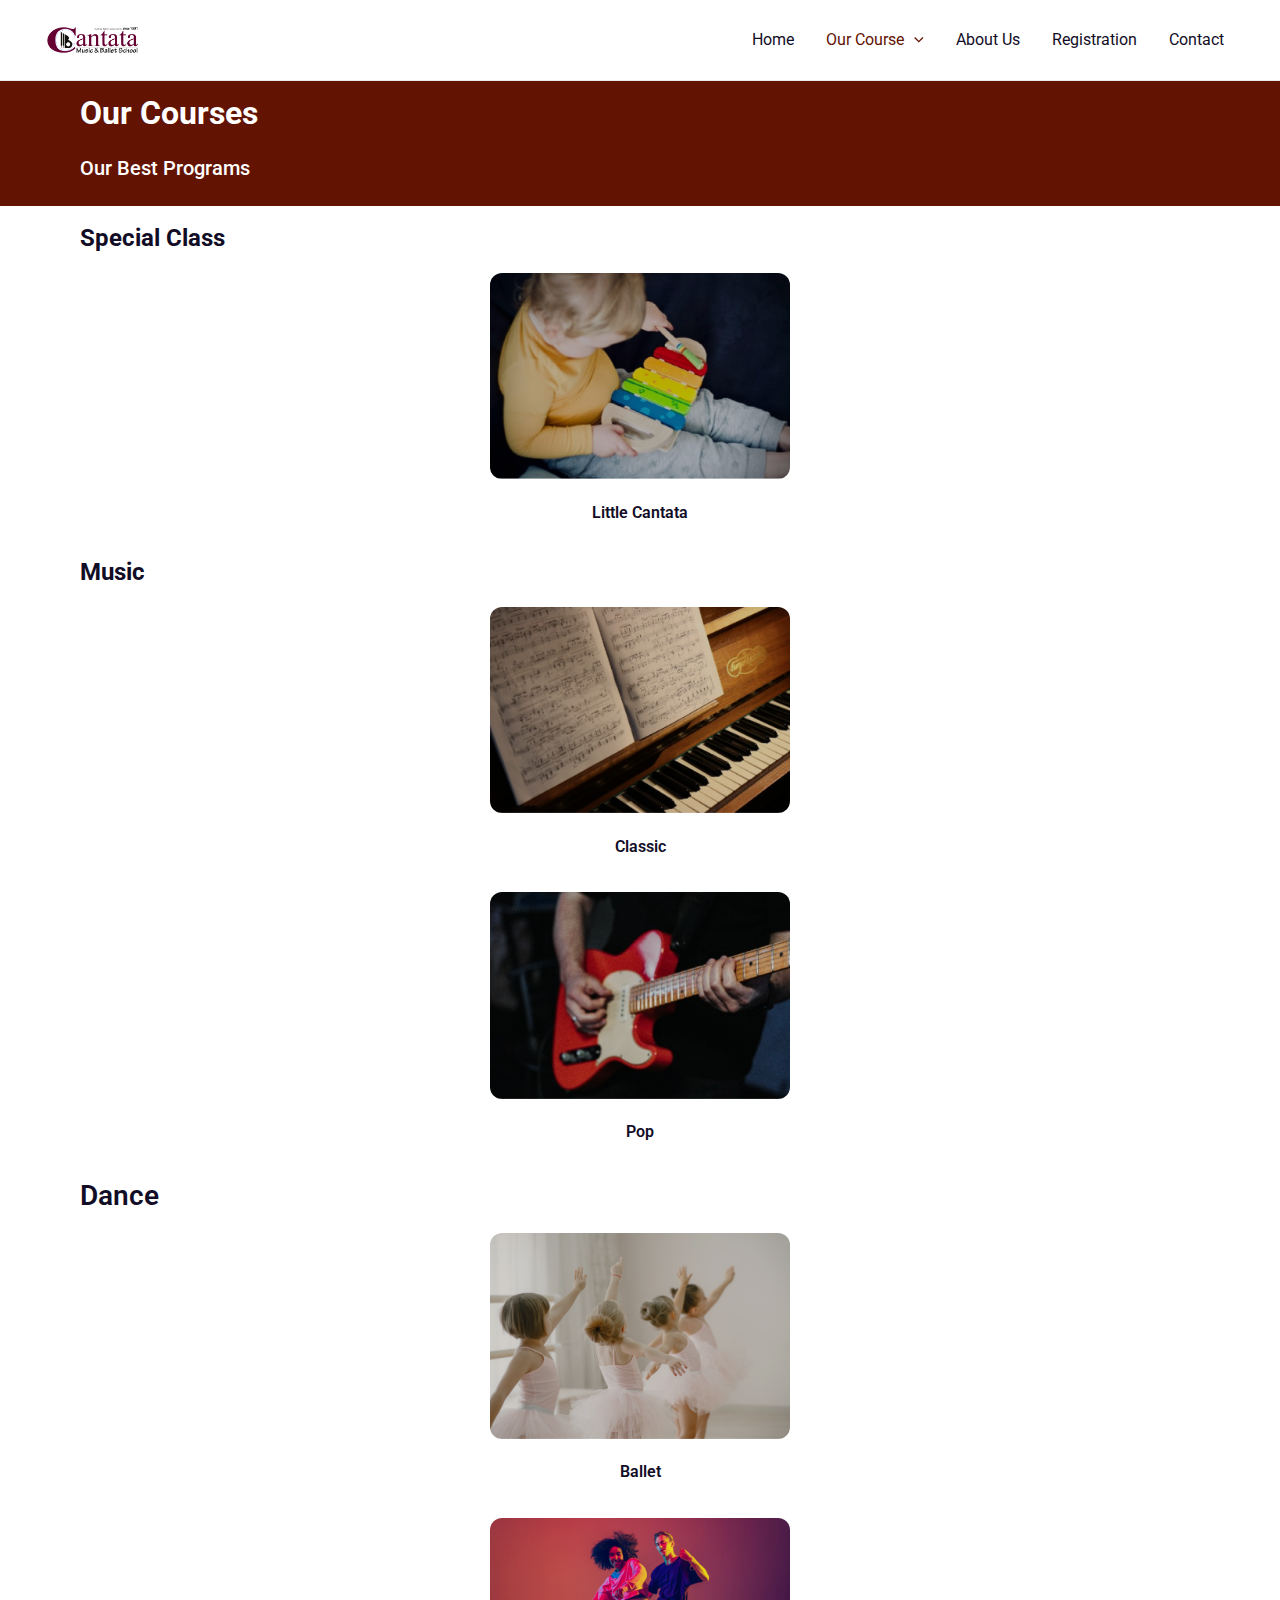
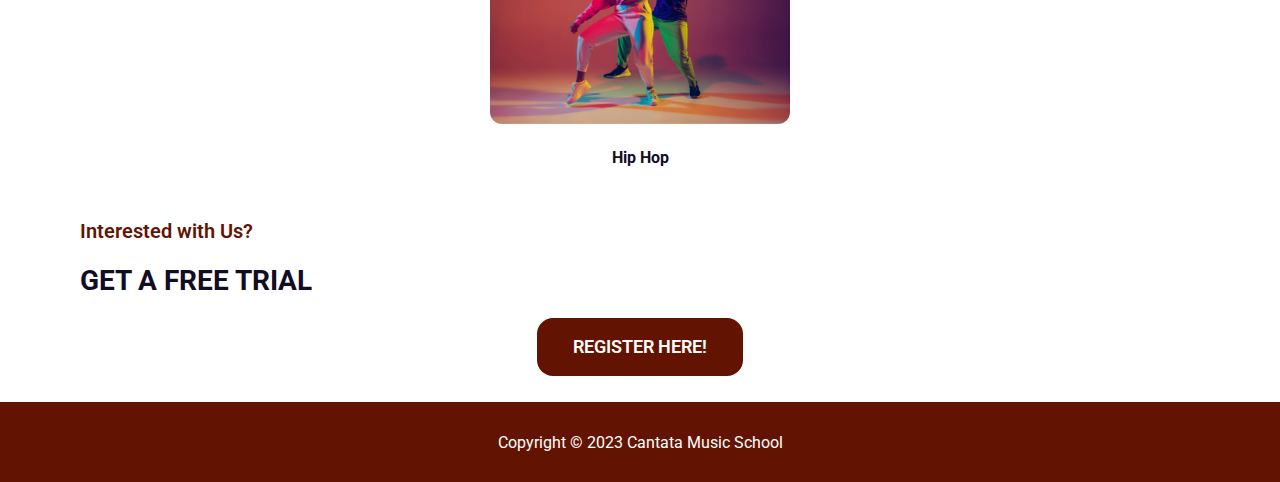
<file: our-courses/index.html>
<!DOCTYPE html>
<html lang="en-US">
<head>
<meta charset="UTF-8">
<meta name="viewport" content="width=device-width, initial-scale=1">
	 <link rel="profile" href="https://gmpg.org/xfn/11"> 
	 <title>Our Course &#8211; Cantata Music School</title>
<meta name="robots" content="max-image-preview:large">
<link rel="dns-prefetch" href="//fonts.googleapis.com">
<link rel="alternate" type="application/rss+xml" title="Cantata Music School &raquo; Feed" href="https://anespatricia.github.io/GV205-Cantata-Music-School-PBI-Anaesthasia-Patricia/feed/">
<link rel="alternate" type="application/rss+xml" title="Cantata Music School &raquo; Comments Feed" href="https://anespatricia.github.io/GV205-Cantata-Music-School-PBI-Anaesthasia-Patricia/comments/feed/">
<script>
window._wpemojiSettings = {"baseUrl":"https:\/\/s.w.org\/images\/core\/emoji\/14.0.0\/72x72\/","ext":".png","svgUrl":"https:\/\/s.w.org\/images\/core\/emoji\/14.0.0\/svg\/","svgExt":".svg","source":{"concatemoji":"https:\/\/anespatricia.github.io\/GV205-Cantata-Music-School-PBI-Anaesthasia-Patricia\/wp-includes\/js\/wp-emoji-release.min.js?ver=6.2.2"}};
/*! This file is auto-generated */
!function(e,a,t){var n,r,o,i=a.createElement("canvas"),p=i.getContext&&i.getContext("2d");function s(e,t){p.clearRect(0,0,i.width,i.height),p.fillText(e,0,0);e=i.toDataURL();return p.clearRect(0,0,i.width,i.height),p.fillText(t,0,0),e===i.toDataURL()}function c(e){var t=a.createElement("script");t.src=e,t.defer=t.type="text/javascript",a.getElementsByTagName("head")[0].appendChild(t)}for(o=Array("flag","emoji"),t.supports={everything:!0,everythingExceptFlag:!0},r=0;r<o.length;r++)t.supports[o[r]]=function(e){if(p&&p.fillText)switch(p.textBaseline="top",p.font="600 32px Arial",e){case"flag":return s("🏳️‍⚧️","🏳️​⚧️")?!1:!s("🇺🇳","🇺​🇳")&&!s("🏴󠁧󠁢󠁥󠁮󠁧󠁿","🏴​󠁧​󠁢​󠁥​󠁮​󠁧​󠁿");case"emoji":return!s("🫱🏻‍🫲🏿","🫱🏻​🫲🏿")}return!1}(o[r]),t.supports.everything=t.supports.everything&&t.supports[o[r]],"flag"!==o[r]&&(t.supports.everythingExceptFlag=t.supports.everythingExceptFlag&&t.supports[o[r]]);t.supports.everythingExceptFlag=t.supports.everythingExceptFlag&&!t.supports.flag,t.DOMReady=!1,t.readyCallback=function(){t.DOMReady=!0},t.supports.everything||(n=function(){t.readyCallback()},a.addEventListener?(a.addEventListener("DOMContentLoaded",n,!1),e.addEventListener("load",n,!1)):(e.attachEvent("onload",n),a.attachEvent("onreadystatechange",function(){"complete"===a.readyState&&t.readyCallback()})),(e=t.source||{}).concatemoji?c(e.concatemoji):e.wpemoji&&e.twemoji&&(c(e.twemoji),c(e.wpemoji)))}(window,document,window._wpemojiSettings);
</script>
<style>img.wp-smiley,
img.emoji {
	display: inline !important;
	border: none !important;
	box-shadow: none !important;
	height: 1em !important;
	width: 1em !important;
	margin: 0 0.07em !important;
	vertical-align: -0.1em !important;
	background: none !important;
	padding: 0 !important;
}</style>
	<link rel="stylesheet" id="astra-theme-css-css" href="https://anespatricia.github.io/GV205-Cantata-Music-School-PBI-Anaesthasia-Patricia/wp-content/themes/astra/assets/css/minified/main.min.css?ver=4.1.5" media="all">
<style id="astra-theme-css-inline-css">:root{--ast-container-default-xlg-padding:3em;--ast-container-default-lg-padding:3em;--ast-container-default-slg-padding:2em;--ast-container-default-md-padding:3em;--ast-container-default-sm-padding:3em;--ast-container-default-xs-padding:2.4em;--ast-container-default-xxs-padding:1.8em;--ast-code-block-background:#ECEFF3;--ast-comment-inputs-background:#F9FAFB;}html{font-size:100%;}a{color:var(--ast-global-color-4);}a:hover,a:focus{color:var(--ast-global-color-5);}body,button,input,select,textarea,.ast-button,.ast-custom-button{font-family:'Roboto',sans-serif;font-weight:400;font-size:16px;font-size:1rem;line-height:1.6em;}blockquote{color:var(--ast-global-color-4);}h1,.entry-content h1,h2,.entry-content h2,h3,.entry-content h3,h4,.entry-content h4,h5,.entry-content h5,h6,.entry-content h6,.site-title,.site-title a{font-family:'Roboto',sans-serif;font-weight:700;}.site-title{font-size:26px;font-size:1.625rem;display:none;}header .custom-logo-link img{max-width:107px;}.astra-logo-svg{width:107px;}.site-header .site-description{font-size:15px;font-size:0.9375rem;display:none;}.entry-title{font-size:26px;font-size:1.625rem;}h1,.entry-content h1{font-size:32px;font-size:2rem;font-weight:700;font-family:'Roboto',sans-serif;line-height:1.4em;}h2,.entry-content h2{font-size:28px;font-size:1.75rem;font-weight:700;font-family:'Roboto',sans-serif;line-height:1.25em;}h3,.entry-content h3{font-size:24px;font-size:1.5rem;font-weight:700;font-family:'Roboto',sans-serif;line-height:1.2em;}h4,.entry-content h4{font-size:20px;font-size:1.25rem;line-height:1.2em;font-weight:700;font-family:'Roboto',sans-serif;}h5,.entry-content h5{font-size:16px;font-size:1rem;line-height:1.2em;font-weight:700;font-family:'Roboto',sans-serif;}h6,.entry-content h6{font-size:14px;font-size:0.875rem;line-height:1.25em;font-weight:700;font-family:'Roboto',sans-serif;}::selection{background-color:var(--ast-global-color-0);color:#ffffff;}body,h1,.entry-title a,.entry-content h1,h2,.entry-content h2,h3,.entry-content h3,h4,.entry-content h4,h5,.entry-content h5,h6,.entry-content h6{color:var(--ast-global-color-4);}.tagcloud a:hover,.tagcloud a:focus,.tagcloud a.current-item{color:#000000;border-color:var(--ast-global-color-4);background-color:var(--ast-global-color-4);}input:focus,input[type="text"]:focus,input[type="email"]:focus,input[type="url"]:focus,input[type="password"]:focus,input[type="reset"]:focus,input[type="search"]:focus,textarea:focus{border-color:var(--ast-global-color-4);}input[type="radio"]:checked,input[type=reset],input[type="checkbox"]:checked,input[type="checkbox"]:hover:checked,input[type="checkbox"]:focus:checked,input[type=range]::-webkit-slider-thumb{border-color:var(--ast-global-color-4);background-color:var(--ast-global-color-4);box-shadow:none;}.site-footer a:hover + .post-count,.site-footer a:focus + .post-count{background:var(--ast-global-color-4);border-color:var(--ast-global-color-4);}.single .nav-links .nav-previous,.single .nav-links .nav-next{color:var(--ast-global-color-4);}.entry-meta,.entry-meta *{line-height:1.45;color:var(--ast-global-color-4);}.entry-meta a:hover,.entry-meta a:hover *,.entry-meta a:focus,.entry-meta a:focus *,.page-links > .page-link,.page-links .page-link:hover,.post-navigation a:hover{color:var(--ast-global-color-5);}#cat option,.secondary .calendar_wrap thead a,.secondary .calendar_wrap thead a:visited{color:var(--ast-global-color-4);}.secondary .calendar_wrap #today,.ast-progress-val span{background:var(--ast-global-color-4);}.secondary a:hover + .post-count,.secondary a:focus + .post-count{background:var(--ast-global-color-4);border-color:var(--ast-global-color-4);}.calendar_wrap #today > a{color:#000000;}.page-links .page-link,.single .post-navigation a{color:var(--ast-global-color-4);}.ast-archive-title{color:var(--ast-global-color-4);}.widget-title{font-size:22px;font-size:1.375rem;color:var(--ast-global-color-4);}.ast-single-post .entry-content a,.ast-comment-content a:not(.ast-comment-edit-reply-wrap a){text-decoration:underline;}.ast-single-post .wp-block-button .wp-block-button__link,.ast-single-post .elementor-button-wrapper .elementor-button,.ast-single-post .entry-content .uagb-tab a,.ast-single-post .entry-content .uagb-ifb-cta a,.ast-single-post .entry-content .wp-block-uagb-buttons a,.ast-single-post .entry-content .uabb-module-content a,.ast-single-post .entry-content .uagb-post-grid a,.ast-single-post .entry-content .uagb-timeline a,.ast-single-post .entry-content .uagb-toc__wrap a,.ast-single-post .entry-content .uagb-taxomony-box a,.ast-single-post .entry-content .woocommerce a,.entry-content .wp-block-latest-posts > li > a,.ast-single-post .entry-content .wp-block-file__button{text-decoration:none;}a:focus-visible,.ast-menu-toggle:focus-visible,.site .skip-link:focus-visible,.wp-block-loginout input:focus-visible,.wp-block-search.wp-block-search__button-inside .wp-block-search__inside-wrapper,.ast-header-navigation-arrow:focus-visible{outline-style:dotted;outline-color:inherit;outline-width:thin;border-color:transparent;}input:focus,input[type="text"]:focus,input[type="email"]:focus,input[type="url"]:focus,input[type="password"]:focus,input[type="reset"]:focus,input[type="search"]:focus,textarea:focus,.wp-block-search__input:focus,[data-section="section-header-mobile-trigger"] .ast-button-wrap .ast-mobile-menu-trigger-minimal:focus,.ast-mobile-popup-drawer.active .menu-toggle-close:focus,.woocommerce-ordering select.orderby:focus,#ast-scroll-top:focus,.woocommerce a.add_to_cart_button:focus,.woocommerce .button.single_add_to_cart_button:focus{border-style:dotted;border-color:inherit;border-width:thin;outline-color:transparent;}.ast-logo-title-inline .site-logo-img{padding-right:1em;}.site-logo-img img{ transition:all 0.2s linear;}.ast-page-builder-template .hentry {margin: 0;}.ast-page-builder-template .site-content > .ast-container {max-width: 100%;padding: 0;}.ast-page-builder-template .site-content #primary {padding: 0;margin: 0;}.ast-page-builder-template .no-results {text-align: center;margin: 4em auto;}.ast-page-builder-template .ast-pagination {padding: 2em;}.ast-page-builder-template .entry-header.ast-no-title.ast-no-thumbnail {margin-top: 0;}.ast-page-builder-template .entry-header.ast-header-without-markup {margin-top: 0;margin-bottom: 0;}.ast-page-builder-template .entry-header.ast-no-title.ast-no-meta {margin-bottom: 0;}.ast-page-builder-template.single .post-navigation {padding-bottom: 2em;}.ast-page-builder-template.single-post .site-content > .ast-container {max-width: 100%;}.ast-page-builder-template .entry-header {margin-top: 2em;margin-left: auto;margin-right: auto;}.ast-page-builder-template .ast-archive-description {margin: 2em auto 0;padding-left: 20px;padding-right: 20px;}.ast-page-builder-template .ast-row {margin-left: 0;margin-right: 0;}.single.ast-page-builder-template .entry-header + .entry-content {margin-bottom: 2em;}@media(min-width: 921px) {.ast-page-builder-template.archive.ast-right-sidebar .ast-row article,.ast-page-builder-template.archive.ast-left-sidebar .ast-row article {padding-left: 0;padding-right: 0;}}@media (max-width:921px){#ast-desktop-header{display:none;}}@media (min-width:921px){#ast-mobile-header{display:none;}}.wp-block-buttons.aligncenter{justify-content:center;}@media (max-width:921px){.ast-theme-transparent-header #primary,.ast-theme-transparent-header #secondary{padding:0;}}@media (max-width:921px){.ast-plain-container.ast-no-sidebar #primary{padding:0;}}.ast-plain-container.ast-no-sidebar #primary{margin-top:0;margin-bottom:0;}.wp-block-button.is-style-outline .wp-block-button__link{border-color:var(--ast-global-color-0);}div.wp-block-button.is-style-outline > .wp-block-button__link:not(.has-text-color),div.wp-block-button.wp-block-button__link.is-style-outline:not(.has-text-color){color:var(--ast-global-color-0);}.wp-block-button.is-style-outline .wp-block-button__link:hover,div.wp-block-button.is-style-outline .wp-block-button__link:focus,div.wp-block-button.is-style-outline > .wp-block-button__link:not(.has-text-color):hover,div.wp-block-button.wp-block-button__link.is-style-outline:not(.has-text-color):hover{color:#ffffff;background-color:var(--ast-global-color-5);border-color:var(--ast-global-color-5);}.post-page-numbers.current .page-link,.ast-pagination .page-numbers.current{color:#ffffff;border-color:var(--ast-global-color-0);background-color:var(--ast-global-color-0);border-radius:2px;}h1.widget-title{font-weight:700;}h2.widget-title{font-weight:700;}h3.widget-title{font-weight:700;}#page{display:flex;flex-direction:column;min-height:100vh;}.ast-404-layout-1 h1.page-title{color:var(--ast-global-color-2);}.single .post-navigation a{line-height:1em;height:inherit;}.error-404 .page-sub-title{font-size:1.5rem;font-weight:inherit;}.search .site-content .content-area .search-form{margin-bottom:0;}#page .site-content{flex-grow:1;}.widget{margin-bottom:3.5em;}#secondary li{line-height:1.5em;}#secondary .wp-block-group h2{margin-bottom:0.7em;}#secondary h2{font-size:1.7rem;}.ast-separate-container .ast-article-post,.ast-separate-container .ast-article-single,.ast-separate-container .ast-comment-list li.depth-1,.ast-separate-container .comment-respond{padding:3em;}.ast-separate-container .ast-comment-list li.depth-1,.hentry{margin-bottom:2em;}.ast-separate-container .ast-archive-description,.ast-separate-container .ast-author-box{background-color:var(--ast-global-color-5);border-bottom:1px solid var(--ast-border-color);}.ast-separate-container .comments-title{padding:2em 2em 0 2em;}.ast-page-builder-template .comment-form-textarea,.ast-comment-formwrap .ast-grid-common-col{padding:0;}.ast-comment-formwrap{padding:0 20px;display:inline-flex;column-gap:20px;}.archive.ast-page-builder-template .entry-header{margin-top:2em;}.ast-page-builder-template .ast-comment-formwrap{width:100%;}.entry-title{margin-bottom:0.5em;}.ast-archive-description p{font-size:inherit;font-weight:inherit;line-height:inherit;}@media (min-width:921px){.ast-left-sidebar.ast-page-builder-template #secondary,.archive.ast-right-sidebar.ast-page-builder-template .site-main{padding-left:20px;padding-right:20px;}}@media (max-width:544px){.ast-comment-formwrap.ast-row{column-gap:10px;display:inline-block;}#ast-commentform .ast-grid-common-col{position:relative;width:100%;}}@media (min-width:1201px){.ast-separate-container .ast-article-post,.ast-separate-container .ast-article-single,.ast-separate-container .ast-author-box,.ast-separate-container .ast-404-layout-1,.ast-separate-container .no-results{padding:3em;}}@media (max-width:921px){.ast-separate-container #primary,.ast-separate-container #secondary{padding:1.5em 0;}#primary,#secondary{padding:1.5em 0;margin:0;}.ast-left-sidebar #content > .ast-container{display:flex;flex-direction:column-reverse;width:100%;}}@media (min-width:922px){.ast-separate-container.ast-right-sidebar #primary,.ast-separate-container.ast-left-sidebar #primary{border:0;}.search-no-results.ast-separate-container #primary{margin-bottom:4em;}}.wp-block-button .wp-block-button__link{color:#ffffff;}.wp-block-button .wp-block-button__link:hover,.wp-block-button .wp-block-button__link:focus{color:#ffffff;background-color:var(--ast-global-color-5);border-color:var(--ast-global-color-5);}.elementor-widget-heading h1.elementor-heading-title{line-height:1.4em;}.elementor-widget-heading h2.elementor-heading-title{line-height:1.25em;}.elementor-widget-heading h3.elementor-heading-title{line-height:1.2em;}.elementor-widget-heading h4.elementor-heading-title{line-height:1.2em;}.elementor-widget-heading h5.elementor-heading-title{line-height:1.2em;}.elementor-widget-heading h6.elementor-heading-title{line-height:1.25em;}.wp-block-button .wp-block-button__link,.wp-block-search .wp-block-search__button,body .wp-block-file .wp-block-file__button{border-color:var(--ast-global-color-0);background-color:var(--ast-global-color-0);color:#ffffff;font-family:inherit;font-weight:500;line-height:1em;font-size:16px;font-size:1rem;padding-top:15px;padding-right:30px;padding-bottom:15px;padding-left:30px;}@media (max-width:921px){.wp-block-button .wp-block-button__link,.wp-block-search .wp-block-search__button,body .wp-block-file .wp-block-file__button{padding-top:14px;padding-right:28px;padding-bottom:14px;padding-left:28px;}}@media (max-width:544px){.wp-block-button .wp-block-button__link,.wp-block-search .wp-block-search__button,body .wp-block-file .wp-block-file__button{padding-top:12px;padding-right:24px;padding-bottom:12px;padding-left:24px;}}.menu-toggle,button,.ast-button,.ast-custom-button,.button,input#submit,input[type="button"],input[type="submit"],input[type="reset"],form[CLASS*="wp-block-search__"].wp-block-search .wp-block-search__inside-wrapper .wp-block-search__button,body .wp-block-file .wp-block-file__button,.search .search-submit,.woocommerce a.button,.woocommerce button.button,.woocommerce .woocommerce-message a.button,.woocommerce #respond input#submit.alt,.woocommerce input.button.alt,.woocommerce input.button,.woocommerce input.button:disabled,.woocommerce input.button:disabled[disabled],.woocommerce input.button:disabled:hover,.woocommerce input.button:disabled[disabled]:hover,.woocommerce #respond input#submit,.woocommerce button.button.alt.disabled,.wc-block-grid__products .wc-block-grid__product .wp-block-button__link,.wc-block-grid__product-onsale,[CLASS*="wc-block"] button,.woocommerce-js .astra-cart-drawer .astra-cart-drawer-content .woocommerce-mini-cart__buttons .button:not(.checkout):not(.ast-continue-shopping),.woocommerce-js .astra-cart-drawer .astra-cart-drawer-content .woocommerce-mini-cart__buttons a.checkout,.woocommerce button.button.alt.disabled.wc-variation-selection-needed{border-style:solid;border-top-width:0;border-right-width:0;border-left-width:0;border-bottom-width:0;color:#ffffff;border-color:var(--ast-global-color-0);background-color:var(--ast-global-color-0);padding-top:15px;padding-right:30px;padding-bottom:15px;padding-left:30px;font-family:inherit;font-weight:500;font-size:16px;font-size:1rem;line-height:1em;}button:focus,.menu-toggle:hover,button:hover,.ast-button:hover,.ast-custom-button:hover .button:hover,.ast-custom-button:hover ,input[type=reset]:hover,input[type=reset]:focus,input#submit:hover,input#submit:focus,input[type="button"]:hover,input[type="button"]:focus,input[type="submit"]:hover,input[type="submit"]:focus,form[CLASS*="wp-block-search__"].wp-block-search .wp-block-search__inside-wrapper .wp-block-search__button:hover,form[CLASS*="wp-block-search__"].wp-block-search .wp-block-search__inside-wrapper .wp-block-search__button:focus,body .wp-block-file .wp-block-file__button:hover,body .wp-block-file .wp-block-file__button:focus,.woocommerce a.button:hover,.woocommerce button.button:hover,.woocommerce .woocommerce-message a.button:hover,.woocommerce #respond input#submit:hover,.woocommerce #respond input#submit.alt:hover,.woocommerce input.button.alt:hover,.woocommerce input.button:hover,.woocommerce button.button.alt.disabled:hover,.wc-block-grid__products .wc-block-grid__product .wp-block-button__link:hover,[CLASS*="wc-block"] button:hover,.woocommerce-js .astra-cart-drawer .astra-cart-drawer-content .woocommerce-mini-cart__buttons .button:not(.checkout):not(.ast-continue-shopping):hover,.woocommerce-js .astra-cart-drawer .astra-cart-drawer-content .woocommerce-mini-cart__buttons a.checkout:hover,.woocommerce button.button.alt.disabled.wc-variation-selection-needed:hover{color:#ffffff;background-color:var(--ast-global-color-5);border-color:var(--ast-global-color-5);}form[CLASS*="wp-block-search__"].wp-block-search .wp-block-search__inside-wrapper .wp-block-search__button.has-icon{padding-top:calc(15px - 3px);padding-right:calc(30px - 3px);padding-bottom:calc(15px - 3px);padding-left:calc(30px - 3px);}@media (max-width:921px){.menu-toggle,button,.ast-button,.ast-custom-button,.button,input#submit,input[type="button"],input[type="submit"],input[type="reset"],form[CLASS*="wp-block-search__"].wp-block-search .wp-block-search__inside-wrapper .wp-block-search__button,body .wp-block-file .wp-block-file__button,.search .search-submit,.woocommerce a.button,.woocommerce button.button,.woocommerce .woocommerce-message a.button,.woocommerce #respond input#submit.alt,.woocommerce input.button.alt,.woocommerce input.button,.woocommerce input.button:disabled,.woocommerce input.button:disabled[disabled],.woocommerce input.button:disabled:hover,.woocommerce input.button:disabled[disabled]:hover,.woocommerce #respond input#submit,.woocommerce button.button.alt.disabled,.wc-block-grid__products .wc-block-grid__product .wp-block-button__link,.wc-block-grid__product-onsale,[CLASS*="wc-block"] button,.woocommerce-js .astra-cart-drawer .astra-cart-drawer-content .woocommerce-mini-cart__buttons .button:not(.checkout):not(.ast-continue-shopping),.woocommerce-js .astra-cart-drawer .astra-cart-drawer-content .woocommerce-mini-cart__buttons a.checkout,.woocommerce button.button.alt.disabled.wc-variation-selection-needed{padding-top:14px;padding-right:28px;padding-bottom:14px;padding-left:28px;}}@media (max-width:544px){.menu-toggle,button,.ast-button,.ast-custom-button,.button,input#submit,input[type="button"],input[type="submit"],input[type="reset"],form[CLASS*="wp-block-search__"].wp-block-search .wp-block-search__inside-wrapper .wp-block-search__button,body .wp-block-file .wp-block-file__button,.search .search-submit,.woocommerce a.button,.woocommerce button.button,.woocommerce .woocommerce-message a.button,.woocommerce #respond input#submit.alt,.woocommerce input.button.alt,.woocommerce input.button,.woocommerce input.button:disabled,.woocommerce input.button:disabled[disabled],.woocommerce input.button:disabled:hover,.woocommerce input.button:disabled[disabled]:hover,.woocommerce #respond input#submit,.woocommerce button.button.alt.disabled,.wc-block-grid__products .wc-block-grid__product .wp-block-button__link,.wc-block-grid__product-onsale,[CLASS*="wc-block"] button,.woocommerce-js .astra-cart-drawer .astra-cart-drawer-content .woocommerce-mini-cart__buttons .button:not(.checkout):not(.ast-continue-shopping),.woocommerce-js .astra-cart-drawer .astra-cart-drawer-content .woocommerce-mini-cart__buttons a.checkout,.woocommerce button.button.alt.disabled.wc-variation-selection-needed{padding-top:12px;padding-right:24px;padding-bottom:12px;padding-left:24px;}}@media (max-width:921px){.ast-mobile-header-stack .main-header-bar .ast-search-menu-icon{display:inline-block;}.ast-header-break-point.ast-header-custom-item-outside .ast-mobile-header-stack .main-header-bar .ast-search-icon{margin:0;}.ast-comment-avatar-wrap img{max-width:2.5em;}.ast-separate-container .ast-comment-list li.depth-1{padding:1.5em 2.14em;}.ast-separate-container .comment-respond{padding:2em 2.14em;}.ast-comment-meta{padding:0 1.8888em 1.3333em;}}@media (min-width:544px){.ast-container{max-width:100%;}}@media (max-width:544px){.ast-separate-container .ast-article-post,.ast-separate-container .ast-article-single,.ast-separate-container .comments-title,.ast-separate-container .ast-archive-description{padding:1.5em 1em;}.ast-separate-container #content .ast-container{padding-left:0.54em;padding-right:0.54em;}.ast-separate-container .ast-comment-list li.depth-1{padding:1.5em 1em;margin-bottom:1.5em;}.ast-separate-container .ast-comment-list .bypostauthor{padding:.5em;}.ast-search-menu-icon.ast-dropdown-active .search-field{width:170px;}}.ast-separate-container{background-color:var(--ast-global-color-4);;background-image:none;;}@media (max-width:921px){.site-title{display:none;}.site-header .site-description{display:none;}.entry-title{font-size:30px;}h1,.entry-content h1{font-size:30px;}h2,.entry-content h2{font-size:25px;}h3,.entry-content h3{font-size:20px;}}@media (max-width:544px){.site-title{display:none;}.site-header .site-description{display:none;}.entry-title{font-size:30px;}h1,.entry-content h1{font-size:30px;}h2,.entry-content h2{font-size:25px;}h3,.entry-content h3{font-size:20px;}header .custom-logo-link img,.ast-header-break-point .site-branding img,.ast-header-break-point .custom-logo-link img{max-width:108px;}.astra-logo-svg{width:108px;}.ast-header-break-point .site-logo-img .custom-mobile-logo-link img{max-width:108px;}body,.ast-separate-container{background-color:var(--ast-global-color-4);;background-image:none;;}}@media (max-width:921px){html{font-size:91.2%;}}@media (max-width:544px){html{font-size:91.2%;}}@media (min-width:922px){.ast-container{max-width:1240px;}}@media (min-width:922px){.site-content .ast-container{display:flex;}}@media (max-width:921px){.site-content .ast-container{flex-direction:column;}}@media (min-width:922px){.main-header-menu .sub-menu .menu-item.ast-left-align-sub-menu:hover > .sub-menu,.main-header-menu .sub-menu .menu-item.ast-left-align-sub-menu.focus > .sub-menu{margin-left:-0px;}}blockquote,cite {font-style: initial;}.wp-block-file {display: flex;align-items: center;flex-wrap: wrap;justify-content: space-between;}.wp-block-pullquote {border: none;}.wp-block-pullquote blockquote::before {content: "\201D";font-family: "Helvetica",sans-serif;display: flex;transform: rotate( 180deg );font-size: 6rem;font-style: normal;line-height: 1;font-weight: bold;align-items: center;justify-content: center;}.has-text-align-right > blockquote::before {justify-content: flex-start;}.has-text-align-left > blockquote::before {justify-content: flex-end;}figure.wp-block-pullquote.is-style-solid-color blockquote {max-width: 100%;text-align: inherit;}html body {--wp--custom--ast-default-block-top-padding: 3em;--wp--custom--ast-default-block-right-padding: 3em;--wp--custom--ast-default-block-bottom-padding: 3em;--wp--custom--ast-default-block-left-padding: 3em;--wp--custom--ast-container-width: 1200px;--wp--custom--ast-content-width-size: 1200px;--wp--custom--ast-wide-width-size: calc(1200px + var(--wp--custom--ast-default-block-left-padding) + var(--wp--custom--ast-default-block-right-padding));}.ast-narrow-container {--wp--custom--ast-content-width-size: 750px;--wp--custom--ast-wide-width-size: 750px;}@media(max-width: 921px) {html body {--wp--custom--ast-default-block-top-padding: 3em;--wp--custom--ast-default-block-right-padding: 2em;--wp--custom--ast-default-block-bottom-padding: 3em;--wp--custom--ast-default-block-left-padding: 2em;}}@media(max-width: 544px) {html body {--wp--custom--ast-default-block-top-padding: 3em;--wp--custom--ast-default-block-right-padding: 1.5em;--wp--custom--ast-default-block-bottom-padding: 3em;--wp--custom--ast-default-block-left-padding: 1.5em;}}.entry-content > .wp-block-group,.entry-content > .wp-block-cover,.entry-content > .wp-block-columns {padding-top: var(--wp--custom--ast-default-block-top-padding);padding-right: var(--wp--custom--ast-default-block-right-padding);padding-bottom: var(--wp--custom--ast-default-block-bottom-padding);padding-left: var(--wp--custom--ast-default-block-left-padding);}.ast-plain-container.ast-no-sidebar .entry-content > .alignfull,.ast-page-builder-template .ast-no-sidebar .entry-content > .alignfull {margin-left: calc( -50vw + 50%);margin-right: calc( -50vw + 50%);max-width: 100vw;width: 100vw;}.ast-plain-container.ast-no-sidebar .entry-content .alignfull .alignfull,.ast-page-builder-template.ast-no-sidebar .entry-content .alignfull .alignfull,.ast-plain-container.ast-no-sidebar .entry-content .alignfull .alignwide,.ast-page-builder-template.ast-no-sidebar .entry-content .alignfull .alignwide,.ast-plain-container.ast-no-sidebar .entry-content .alignwide .alignfull,.ast-page-builder-template.ast-no-sidebar .entry-content .alignwide .alignfull,.ast-plain-container.ast-no-sidebar .entry-content .alignwide .alignwide,.ast-page-builder-template.ast-no-sidebar .entry-content .alignwide .alignwide,.ast-plain-container.ast-no-sidebar .entry-content .wp-block-column .alignfull,.ast-page-builder-template.ast-no-sidebar .entry-content .wp-block-column .alignfull,.ast-plain-container.ast-no-sidebar .entry-content .wp-block-column .alignwide,.ast-page-builder-template.ast-no-sidebar .entry-content .wp-block-column .alignwide {margin-left: auto;margin-right: auto;width: 100%;}[ast-blocks-layout] .wp-block-separator:not(.is-style-dots) {height: 0;}[ast-blocks-layout] .wp-block-separator {margin: 20px auto;}[ast-blocks-layout] .wp-block-separator:not(.is-style-wide):not(.is-style-dots) {max-width: 100px;}[ast-blocks-layout] .wp-block-separator.has-background {padding: 0;}.entry-content[ast-blocks-layout] > * {max-width: var(--wp--custom--ast-content-width-size);margin-left: auto;margin-right: auto;}.entry-content[ast-blocks-layout] > .alignwide {max-width: var(--wp--custom--ast-wide-width-size);}.entry-content[ast-blocks-layout] .alignfull {max-width: none;}.entry-content .wp-block-columns {margin-bottom: 0;}blockquote {margin: 1.5em;border: none;}.wp-block-quote:not(.has-text-align-right):not(.has-text-align-center) {border-left: 5px solid rgba(0,0,0,0.05);}.has-text-align-right > blockquote,blockquote.has-text-align-right {border-right: 5px solid rgba(0,0,0,0.05);}.has-text-align-left > blockquote,blockquote.has-text-align-left {border-left: 5px solid rgba(0,0,0,0.05);}.wp-block-site-tagline,.wp-block-latest-posts .read-more {margin-top: 15px;}.wp-block-loginout p label {display: block;}.wp-block-loginout p:not(.login-remember):not(.login-submit) input {width: 100%;}.wp-block-loginout input:focus {border-color: transparent;}.wp-block-loginout input:focus {outline: thin dotted;}.entry-content .wp-block-media-text .wp-block-media-text__content {padding: 0 0 0 8%;}.entry-content .wp-block-media-text.has-media-on-the-right .wp-block-media-text__content {padding: 0 8% 0 0;}.entry-content .wp-block-media-text.has-background .wp-block-media-text__content {padding: 8%;}.entry-content .wp-block-cover:not([class*="background-color"]) .wp-block-cover__inner-container,.entry-content .wp-block-cover:not([class*="background-color"]) .wp-block-cover-image-text,.entry-content .wp-block-cover:not([class*="background-color"]) .wp-block-cover-text,.entry-content .wp-block-cover-image:not([class*="background-color"]) .wp-block-cover__inner-container,.entry-content .wp-block-cover-image:not([class*="background-color"]) .wp-block-cover-image-text,.entry-content .wp-block-cover-image:not([class*="background-color"]) .wp-block-cover-text {color: var(--ast-global-color-5);}.wp-block-loginout .login-remember input {width: 1.1rem;height: 1.1rem;margin: 0 5px 4px 0;vertical-align: middle;}.wp-block-latest-posts > li > *:first-child,.wp-block-latest-posts:not(.is-grid) > li:first-child {margin-top: 0;}.wp-block-search__inside-wrapper .wp-block-search__input {padding: 0 10px;color: var(--ast-global-color-3);background: var(--ast-global-color-5);border-color: var(--ast-border-color);}.wp-block-latest-posts .read-more {margin-bottom: 1.5em;}.wp-block-search__no-button .wp-block-search__inside-wrapper .wp-block-search__input {padding-top: 5px;padding-bottom: 5px;}.wp-block-latest-posts .wp-block-latest-posts__post-date,.wp-block-latest-posts .wp-block-latest-posts__post-author {font-size: 1rem;}.wp-block-latest-posts > li > *,.wp-block-latest-posts:not(.is-grid) > li {margin-top: 12px;margin-bottom: 12px;}.ast-page-builder-template .entry-content[ast-blocks-layout] > *,.ast-page-builder-template .entry-content[ast-blocks-layout] > .alignfull > * {max-width: none;}.ast-page-builder-template .entry-content[ast-blocks-layout] > .alignwide > * {max-width: var(--wp--custom--ast-wide-width-size);}.ast-page-builder-template .entry-content[ast-blocks-layout] > .inherit-container-width > *,.ast-page-builder-template .entry-content[ast-blocks-layout] > * > *,.entry-content[ast-blocks-layout] > .wp-block-cover .wp-block-cover__inner-container {max-width: var(--wp--custom--ast-content-width-size);margin-left: auto;margin-right: auto;}.entry-content[ast-blocks-layout] .wp-block-cover:not(.alignleft):not(.alignright) {width: auto;}@media(max-width: 1200px) {.ast-separate-container .entry-content > .alignfull,.ast-separate-container .entry-content[ast-blocks-layout] > .alignwide,.ast-plain-container .entry-content[ast-blocks-layout] > .alignwide,.ast-plain-container .entry-content .alignfull {margin-left: calc(-1 * min(var(--ast-container-default-xlg-padding),20px)) ;margin-right: calc(-1 * min(var(--ast-container-default-xlg-padding),20px));}}@media(min-width: 1201px) {.ast-separate-container .entry-content > .alignfull {margin-left: calc(-1 * var(--ast-container-default-xlg-padding) );margin-right: calc(-1 * var(--ast-container-default-xlg-padding) );}.ast-separate-container .entry-content[ast-blocks-layout] > .alignwide,.ast-plain-container .entry-content[ast-blocks-layout] > .alignwide {margin-left: calc(-1 * var(--wp--custom--ast-default-block-left-padding) );margin-right: calc(-1 * var(--wp--custom--ast-default-block-right-padding) );}}@media(min-width: 921px) {.ast-separate-container .entry-content .wp-block-group.alignwide:not(.inherit-container-width) > :where(:not(.alignleft):not(.alignright)),.ast-plain-container .entry-content .wp-block-group.alignwide:not(.inherit-container-width) > :where(:not(.alignleft):not(.alignright)) {max-width: calc( var(--wp--custom--ast-content-width-size) + 80px );}.ast-plain-container.ast-right-sidebar .entry-content[ast-blocks-layout] .alignfull,.ast-plain-container.ast-left-sidebar .entry-content[ast-blocks-layout] .alignfull {margin-left: -60px;margin-right: -60px;}}@media(min-width: 544px) {.entry-content > .alignleft {margin-right: 20px;}.entry-content > .alignright {margin-left: 20px;}}@media (max-width:544px){.wp-block-columns .wp-block-column:not(:last-child){margin-bottom:20px;}.wp-block-latest-posts{margin:0;}}@media( max-width: 600px ) {.entry-content .wp-block-media-text .wp-block-media-text__content,.entry-content .wp-block-media-text.has-media-on-the-right .wp-block-media-text__content {padding: 8% 0 0;}.entry-content .wp-block-media-text.has-background .wp-block-media-text__content {padding: 8%;}}.ast-separate-container .entry-content .uagb-is-root-container {padding-left: 0;}.ast-page-builder-template .entry-header {padding-left: 0;}@media(min-width: 1201px) {.ast-separate-container .entry-content > .uagb-is-root-container {margin-left: 0;margin-right: 0;}}.ast-narrow-container .site-content .wp-block-uagb-image--align-full .wp-block-uagb-image__figure {max-width: 100%;margin-left: auto;margin-right: auto;}.entry-content ul,.entry-content ol {padding: revert;margin: revert;}:root .has-ast-global-color-0-color{color:var(--ast-global-color-0);}:root .has-ast-global-color-0-background-color{background-color:var(--ast-global-color-0);}:root .wp-block-button .has-ast-global-color-0-color{color:var(--ast-global-color-0);}:root .wp-block-button .has-ast-global-color-0-background-color{background-color:var(--ast-global-color-0);}:root .has-ast-global-color-1-color{color:var(--ast-global-color-1);}:root .has-ast-global-color-1-background-color{background-color:var(--ast-global-color-1);}:root .wp-block-button .has-ast-global-color-1-color{color:var(--ast-global-color-1);}:root .wp-block-button .has-ast-global-color-1-background-color{background-color:var(--ast-global-color-1);}:root .has-ast-global-color-2-color{color:var(--ast-global-color-2);}:root .has-ast-global-color-2-background-color{background-color:var(--ast-global-color-2);}:root .wp-block-button .has-ast-global-color-2-color{color:var(--ast-global-color-2);}:root .wp-block-button .has-ast-global-color-2-background-color{background-color:var(--ast-global-color-2);}:root .has-ast-global-color-3-color{color:var(--ast-global-color-3);}:root .has-ast-global-color-3-background-color{background-color:var(--ast-global-color-3);}:root .wp-block-button .has-ast-global-color-3-color{color:var(--ast-global-color-3);}:root .wp-block-button .has-ast-global-color-3-background-color{background-color:var(--ast-global-color-3);}:root .has-ast-global-color-4-color{color:var(--ast-global-color-4);}:root .has-ast-global-color-4-background-color{background-color:var(--ast-global-color-4);}:root .wp-block-button .has-ast-global-color-4-color{color:var(--ast-global-color-4);}:root .wp-block-button .has-ast-global-color-4-background-color{background-color:var(--ast-global-color-4);}:root .has-ast-global-color-5-color{color:var(--ast-global-color-5);}:root .has-ast-global-color-5-background-color{background-color:var(--ast-global-color-5);}:root .wp-block-button .has-ast-global-color-5-color{color:var(--ast-global-color-5);}:root .wp-block-button .has-ast-global-color-5-background-color{background-color:var(--ast-global-color-5);}:root .has-ast-global-color-6-color{color:var(--ast-global-color-6);}:root .has-ast-global-color-6-background-color{background-color:var(--ast-global-color-6);}:root .wp-block-button .has-ast-global-color-6-color{color:var(--ast-global-color-6);}:root .wp-block-button .has-ast-global-color-6-background-color{background-color:var(--ast-global-color-6);}:root .has-ast-global-color-7-color{color:var(--ast-global-color-7);}:root .has-ast-global-color-7-background-color{background-color:var(--ast-global-color-7);}:root .wp-block-button .has-ast-global-color-7-color{color:var(--ast-global-color-7);}:root .wp-block-button .has-ast-global-color-7-background-color{background-color:var(--ast-global-color-7);}:root .has-ast-global-color-8-color{color:var(--ast-global-color-8);}:root .has-ast-global-color-8-background-color{background-color:var(--ast-global-color-8);}:root .wp-block-button .has-ast-global-color-8-color{color:var(--ast-global-color-8);}:root .wp-block-button .has-ast-global-color-8-background-color{background-color:var(--ast-global-color-8);}:root{--ast-global-color-0:#631302;--ast-global-color-1:#f4efe9;--ast-global-color-2:#120d26;--ast-global-color-3:#334155;--ast-global-color-4:#ffffff;--ast-global-color-5:#373bff;--ast-global-color-6:#fedc00;--ast-global-color-7:#cbd5e1;--ast-global-color-8:#94a3b8;}:root {--ast-border-color : var(--ast-global-color-4);}.ast-single-entry-banner {-js-display: flex;display: flex;flex-direction: column;justify-content: center;text-align: center;position: relative;background: #eeeeee;}.ast-single-entry-banner[data-banner-layout="layout-1"] {max-width: 1200px;background: inherit;padding: 20px 0;}.ast-single-entry-banner[data-banner-width-type="custom"] {margin: 0 auto;width: 100%;}.ast-single-entry-banner + .site-content .entry-header {margin-bottom: 0;}header.entry-header .entry-title{font-weight:600;font-size:32px;font-size:2rem;}header.entry-header > *:not(:last-child){margin-bottom:10px;}.ast-archive-entry-banner {-js-display: flex;display: flex;flex-direction: column;justify-content: center;text-align: center;position: relative;background: #eeeeee;}.ast-archive-entry-banner[data-banner-width-type="custom"] {margin: 0 auto;width: 100%;}.ast-archive-entry-banner[data-banner-layout="layout-1"] {background: inherit;padding: 20px 0;text-align: left;}body.archive .ast-archive-description{max-width:1200px;width:100%;text-align:left;padding-top:3em;padding-right:3em;padding-bottom:3em;padding-left:3em;}body.archive .ast-archive-description .ast-archive-title,body.archive .ast-archive-description .ast-archive-title *{font-weight:600;font-size:32px;font-size:2rem;}body.archive .ast-archive-description > *:not(:last-child){margin-bottom:10px;}@media (max-width:921px){body.archive .ast-archive-description{text-align:left;}}@media (max-width:544px){body.archive .ast-archive-description{text-align:left;}}.ast-breadcrumbs .trail-browse,.ast-breadcrumbs .trail-items,.ast-breadcrumbs .trail-items li{display:inline-block;margin:0;padding:0;border:none;background:inherit;text-indent:0;text-decoration:none;}.ast-breadcrumbs .trail-browse{font-size:inherit;font-style:inherit;font-weight:inherit;color:inherit;}.ast-breadcrumbs .trail-items{list-style:none;}.trail-items li::after{padding:0 0.3em;content:"\00bb";}.trail-items li:last-of-type::after{display:none;}h1,.entry-content h1,h2,.entry-content h2,h3,.entry-content h3,h4,.entry-content h4,h5,.entry-content h5,h6,.entry-content h6{color:var(--ast-global-color-4);}.entry-title a{color:var(--ast-global-color-4);}@media (max-width:921px){.ast-builder-grid-row-container.ast-builder-grid-row-tablet-3-firstrow .ast-builder-grid-row > *:first-child,.ast-builder-grid-row-container.ast-builder-grid-row-tablet-3-lastrow .ast-builder-grid-row > *:last-child{grid-column:1 / -1;}}@media (max-width:544px){.ast-builder-grid-row-container.ast-builder-grid-row-mobile-3-firstrow .ast-builder-grid-row > *:first-child,.ast-builder-grid-row-container.ast-builder-grid-row-mobile-3-lastrow .ast-builder-grid-row > *:last-child{grid-column:1 / -1;}}.ast-builder-layout-element[data-section="title_tagline"]{display:flex;}@media (max-width:921px){.ast-header-break-point .ast-builder-layout-element[data-section="title_tagline"]{display:flex;}}@media (max-width:544px){.ast-header-break-point .ast-builder-layout-element[data-section="title_tagline"]{display:flex;}}.ast-builder-menu-1{font-family:inherit;font-weight:inherit;}.ast-builder-menu-1 .menu-item > .menu-link{color:var(--ast-global-color-2);}.ast-builder-menu-1 .menu-item > .ast-menu-toggle{color:var(--ast-global-color-2);}.ast-builder-menu-1 .menu-item:hover > .menu-link,.ast-builder-menu-1 .inline-on-mobile .menu-item:hover > .ast-menu-toggle{color:var(--ast-global-color-5);}.ast-builder-menu-1 .menu-item:hover > .ast-menu-toggle{color:var(--ast-global-color-5);}.ast-builder-menu-1 .menu-item.current-menu-item > .menu-link,.ast-builder-menu-1 .inline-on-mobile .menu-item.current-menu-item > .ast-menu-toggle,.ast-builder-menu-1 .current-menu-ancestor > .menu-link{color:var(--ast-global-color-0);}.ast-builder-menu-1 .menu-item.current-menu-item > .ast-menu-toggle{color:var(--ast-global-color-0);}.ast-builder-menu-1 .sub-menu,.ast-builder-menu-1 .inline-on-mobile .sub-menu{border-top-width:2px;border-bottom-width:0px;border-right-width:0px;border-left-width:0px;border-color:var(--ast-global-color-0);border-style:solid;}.ast-builder-menu-1 .main-header-menu > .menu-item > .sub-menu,.ast-builder-menu-1 .main-header-menu > .menu-item > .astra-full-megamenu-wrapper{margin-top:0px;}.ast-desktop .ast-builder-menu-1 .main-header-menu > .menu-item > .sub-menu:before,.ast-desktop .ast-builder-menu-1 .main-header-menu > .menu-item > .astra-full-megamenu-wrapper:before{height:calc( 0px + 5px );}.ast-desktop .ast-builder-menu-1 .menu-item .sub-menu .menu-link{border-style:none;}@media (max-width:921px){.ast-builder-menu-1 .main-header-menu .menu-item > .menu-link{color:var(--ast-global-color-2);}.ast-builder-menu-1 .menu-item > .ast-menu-toggle{color:var(--ast-global-color-2);}.ast-builder-menu-1 .menu-item:hover > .menu-link,.ast-builder-menu-1 .inline-on-mobile .menu-item:hover > .ast-menu-toggle{color:var(--ast-global-color-0);background:var(--ast-global-color-4);}.ast-builder-menu-1 .menu-item:hover > .ast-menu-toggle{color:var(--ast-global-color-0);}.ast-builder-menu-1 .menu-item.current-menu-item > .menu-link,.ast-builder-menu-1 .inline-on-mobile .menu-item.current-menu-item > .ast-menu-toggle,.ast-builder-menu-1 .current-menu-ancestor > .menu-link,.ast-builder-menu-1 .current-menu-ancestor > .ast-menu-toggle{color:var(--ast-global-color-0);background:var(--ast-global-color-4);}.ast-builder-menu-1 .menu-item.current-menu-item > .ast-menu-toggle{color:var(--ast-global-color-0);}.ast-header-break-point .ast-builder-menu-1 .menu-item.menu-item-has-children > .ast-menu-toggle{top:0;}.ast-builder-menu-1 .menu-item-has-children > .menu-link:after{content:unset;}.ast-builder-menu-1 .main-header-menu > .menu-item > .sub-menu,.ast-builder-menu-1 .main-header-menu > .menu-item > .astra-full-megamenu-wrapper{margin-top:0;}.ast-builder-menu-1 .main-header-menu,.ast-builder-menu-1 .main-header-menu .sub-menu{background-color:var(--ast-global-color-4);;background-image:none;;}}@media (max-width:544px){.ast-header-break-point .ast-builder-menu-1 .menu-item.menu-item-has-children > .ast-menu-toggle{top:0;}.ast-builder-menu-1 .main-header-menu > .menu-item > .sub-menu,.ast-builder-menu-1 .main-header-menu > .menu-item > .astra-full-megamenu-wrapper{margin-top:0;}}.ast-builder-menu-1{display:flex;}@media (max-width:921px){.ast-header-break-point .ast-builder-menu-1{display:flex;}}@media (max-width:544px){.ast-header-break-point .ast-builder-menu-1{display:flex;}}.site-below-footer-wrap{padding-top:20px;padding-bottom:20px;}.site-below-footer-wrap[data-section="section-below-footer-builder"]{background-color:var(--ast-global-color-0);;background-image:none;;min-height:80px;border-style:solid;border-width:0px;border-top-width:1px;border-top-color:var(--ast-global-color-0);}.site-below-footer-wrap[data-section="section-below-footer-builder"] .ast-builder-grid-row{max-width:1200px;margin-left:auto;margin-right:auto;}.site-below-footer-wrap[data-section="section-below-footer-builder"] .ast-builder-grid-row,.site-below-footer-wrap[data-section="section-below-footer-builder"] .site-footer-section{align-items:flex-start;}.site-below-footer-wrap[data-section="section-below-footer-builder"].ast-footer-row-inline .site-footer-section{display:flex;margin-bottom:0;}.ast-builder-grid-row-full .ast-builder-grid-row{grid-template-columns:1fr;}@media (max-width:921px){.site-below-footer-wrap[data-section="section-below-footer-builder"].ast-footer-row-tablet-inline .site-footer-section{display:flex;margin-bottom:0;}.site-below-footer-wrap[data-section="section-below-footer-builder"].ast-footer-row-tablet-stack .site-footer-section{display:block;margin-bottom:10px;}.ast-builder-grid-row-container.ast-builder-grid-row-tablet-full .ast-builder-grid-row{grid-template-columns:1fr;}}@media (max-width:544px){.site-below-footer-wrap[data-section="section-below-footer-builder"]{background-color:var(--ast-global-color-0);;background-image:none;;}.site-below-footer-wrap[data-section="section-below-footer-builder"].ast-footer-row-mobile-inline .site-footer-section{display:flex;margin-bottom:0;}.site-below-footer-wrap[data-section="section-below-footer-builder"].ast-footer-row-mobile-stack .site-footer-section{display:block;margin-bottom:10px;}.ast-builder-grid-row-container.ast-builder-grid-row-mobile-full .ast-builder-grid-row{grid-template-columns:1fr;}}.site-below-footer-wrap[data-section="section-below-footer-builder"]{display:grid;}@media (max-width:921px){.ast-header-break-point .site-below-footer-wrap[data-section="section-below-footer-builder"]{display:grid;}}@media (max-width:544px){.ast-header-break-point .site-below-footer-wrap[data-section="section-below-footer-builder"]{display:grid;}}.ast-footer-copyright{text-align:center;}.ast-footer-copyright {color:var(--ast-global-color-4);}@media (max-width:921px){.ast-footer-copyright{text-align:center;}}@media (max-width:544px){.ast-footer-copyright{text-align:center;}}.ast-footer-copyright {font-size:16px;font-size:1rem;}.ast-footer-copyright.ast-builder-layout-element{display:flex;}@media (max-width:921px){.ast-header-break-point .ast-footer-copyright.ast-builder-layout-element{display:flex;}}@media (max-width:544px){.ast-header-break-point .ast-footer-copyright.ast-builder-layout-element{display:flex;}}.site-footer{background-color:var(--ast-global-color-0);;background-image:none;;}@media (max-width:544px){.site-footer{background-color:var(--ast-global-color-0);;background-image:none;;}}.footer-widget-area.widget-area.site-footer-focus-item{width:auto;}.elementor-widget-heading .elementor-heading-title{margin:0;}.elementor-page .ast-menu-toggle{color:unset !important;background:unset !important;}.elementor-post.elementor-grid-item.hentry{margin-bottom:0;}.woocommerce div.product .elementor-element.elementor-products-grid .related.products ul.products li.product,.elementor-element .elementor-wc-products .woocommerce[class*='columns-'] ul.products li.product{width:auto;margin:0;float:none;}.elementor-toc__list-wrapper{margin:0;}.ast-left-sidebar .elementor-section.elementor-section-stretched,.ast-right-sidebar .elementor-section.elementor-section-stretched{max-width:100%;left:0 !important;}.elementor-template-full-width .ast-container{display:block;}@media (max-width:544px){.elementor-element .elementor-wc-products .woocommerce[class*="columns-"] ul.products li.product{width:auto;margin:0;}.elementor-element .woocommerce .woocommerce-result-count{float:none;}}.ast-header-break-point .main-header-bar{border-bottom-width:1px;}@media (min-width:922px){.main-header-bar{border-bottom-width:1px;}}.main-header-menu .menu-item, #astra-footer-menu .menu-item, .main-header-bar .ast-masthead-custom-menu-items{-js-display:flex;display:flex;-webkit-box-pack:center;-webkit-justify-content:center;-moz-box-pack:center;-ms-flex-pack:center;justify-content:center;-webkit-box-orient:vertical;-webkit-box-direction:normal;-webkit-flex-direction:column;-moz-box-orient:vertical;-moz-box-direction:normal;-ms-flex-direction:column;flex-direction:column;}.main-header-menu > .menu-item > .menu-link, #astra-footer-menu > .menu-item > .menu-link{height:100%;-webkit-box-align:center;-webkit-align-items:center;-moz-box-align:center;-ms-flex-align:center;align-items:center;-js-display:flex;display:flex;}.ast-header-break-point .main-navigation ul .menu-item .menu-link .icon-arrow:first-of-type svg{top:.2em;margin-top:0px;margin-left:0px;width:.65em;transform:translate(0, -2px) rotateZ(270deg);}.ast-mobile-popup-content .ast-submenu-expanded > .ast-menu-toggle{transform:rotateX(180deg);overflow-y:auto;}.ast-separate-container .blog-layout-1, .ast-separate-container .blog-layout-2, .ast-separate-container .blog-layout-3{background-color:transparent;background-image:none;}.ast-separate-container .ast-article-post{background-color:var(--ast-global-color-0);;background-image:none;;}@media (max-width:921px){.ast-separate-container .ast-article-post{background-color:var(--ast-global-color-0);;background-image:none;;}}@media (max-width:544px){.ast-separate-container .ast-article-post{background-color:var(--ast-global-color-0);;background-image:none;;}}.ast-separate-container .ast-article-single:not(.ast-related-post), .ast-separate-container .comments-area .comment-respond,.ast-separate-container .comments-area .ast-comment-list li, .ast-separate-container .ast-woocommerce-container, .ast-separate-container .error-404, .ast-separate-container .no-results, .single.ast-separate-container .site-main .ast-author-meta, .ast-separate-container .related-posts-title-wrapper, .ast-separate-container.ast-two-container #secondary .widget,.ast-separate-container .comments-count-wrapper, .ast-box-layout.ast-plain-container .site-content,.ast-padded-layout.ast-plain-container .site-content, .ast-separate-container .comments-area .comments-title, .ast-narrow-container .site-content{background-color:var(--ast-global-color-0);;background-image:none;;}@media (max-width:921px){.ast-separate-container .ast-article-single:not(.ast-related-post), .ast-separate-container .comments-area .comment-respond,.ast-separate-container .comments-area .ast-comment-list li, .ast-separate-container .ast-woocommerce-container, .ast-separate-container .error-404, .ast-separate-container .no-results, .single.ast-separate-container .site-main .ast-author-meta, .ast-separate-container .related-posts-title-wrapper, .ast-separate-container.ast-two-container #secondary .widget,.ast-separate-container .comments-count-wrapper, .ast-box-layout.ast-plain-container .site-content,.ast-padded-layout.ast-plain-container .site-content, .ast-separate-container .comments-area .comments-title, .ast-narrow-container .site-content{background-color:var(--ast-global-color-0);;background-image:none;;}}@media (max-width:544px){.ast-separate-container .ast-article-single:not(.ast-related-post), .ast-separate-container .comments-area .comment-respond,.ast-separate-container .comments-area .ast-comment-list li, .ast-separate-container .ast-woocommerce-container, .ast-separate-container .error-404, .ast-separate-container .no-results, .single.ast-separate-container .site-main .ast-author-meta, .ast-separate-container .related-posts-title-wrapper, .ast-separate-container.ast-two-container #secondary .widget,.ast-separate-container .comments-count-wrapper, .ast-box-layout.ast-plain-container .site-content,.ast-padded-layout.ast-plain-container .site-content, .ast-separate-container .comments-area .comments-title, .ast-narrow-container .site-content{background-color:var(--ast-global-color-0);;background-image:none;;}}.ast-plain-container, .ast-page-builder-template{background-color:var(--ast-global-color-0);;background-image:none;;}@media (max-width:921px){.ast-plain-container, .ast-page-builder-template{background-color:var(--ast-global-color-0);;background-image:none;;}}@media (max-width:544px){.ast-plain-container, .ast-page-builder-template{background-color:var(--ast-global-color-0);;background-image:none;;}}
		#ast-scroll-top {
			display: none;
			position: fixed;
			text-align: center;
			cursor: pointer;
			z-index: 99;
			width: 2.1em;
			height: 2.1em;
			line-height: 2.1;
			color: #ffffff;
			border-radius: 2px;
			content: "";
			outline: inherit;
		}
		@media (min-width: 769px) {
			#ast-scroll-top {
				content: "769";
			}
		}
		#ast-scroll-top .ast-icon.icon-arrow svg {
			margin-left: 0px;
			vertical-align: middle;
			transform: translate(0, -20%) rotate(180deg);
			width: 1.6em;
		}
		.ast-scroll-to-top-right {
			right: 30px;
			bottom: 30px;
		}
		.ast-scroll-to-top-left {
			left: 30px;
			bottom: 30px;
		}
	#ast-scroll-top{background-color:var(--ast-global-color-4);font-size:15px;font-size:0.9375rem;}@media (max-width:921px){#ast-scroll-top .ast-icon.icon-arrow svg{width:1em;}}.ast-mobile-header-content > *,.ast-desktop-header-content > * {padding: 10px 0;height: auto;}.ast-mobile-header-content > *:first-child,.ast-desktop-header-content > *:first-child {padding-top: 10px;}.ast-mobile-header-content > .ast-builder-menu,.ast-desktop-header-content > .ast-builder-menu {padding-top: 0;}.ast-mobile-header-content > *:last-child,.ast-desktop-header-content > *:last-child {padding-bottom: 0;}.ast-mobile-header-content .ast-search-menu-icon.ast-inline-search label,.ast-desktop-header-content .ast-search-menu-icon.ast-inline-search label {width: 100%;}.ast-desktop-header-content .main-header-bar-navigation .ast-submenu-expanded > .ast-menu-toggle::before {transform: rotateX(180deg);}#ast-desktop-header .ast-desktop-header-content,.ast-mobile-header-content .ast-search-icon,.ast-desktop-header-content .ast-search-icon,.ast-mobile-header-wrap .ast-mobile-header-content,.ast-main-header-nav-open.ast-popup-nav-open .ast-mobile-header-wrap .ast-mobile-header-content,.ast-main-header-nav-open.ast-popup-nav-open .ast-desktop-header-content {display: none;}.ast-main-header-nav-open.ast-header-break-point #ast-desktop-header .ast-desktop-header-content,.ast-main-header-nav-open.ast-header-break-point .ast-mobile-header-wrap .ast-mobile-header-content {display: block;}.ast-desktop .ast-desktop-header-content .astra-menu-animation-slide-up > .menu-item > .sub-menu,.ast-desktop .ast-desktop-header-content .astra-menu-animation-slide-up > .menu-item .menu-item > .sub-menu,.ast-desktop .ast-desktop-header-content .astra-menu-animation-slide-down > .menu-item > .sub-menu,.ast-desktop .ast-desktop-header-content .astra-menu-animation-slide-down > .menu-item .menu-item > .sub-menu,.ast-desktop .ast-desktop-header-content .astra-menu-animation-fade > .menu-item > .sub-menu,.ast-desktop .ast-desktop-header-content .astra-menu-animation-fade > .menu-item .menu-item > .sub-menu {opacity: 1;visibility: visible;}.ast-hfb-header.ast-default-menu-enable.ast-header-break-point .ast-mobile-header-wrap .ast-mobile-header-content .main-header-bar-navigation {width: unset;margin: unset;}.ast-mobile-header-content.content-align-flex-end .main-header-bar-navigation .menu-item-has-children > .ast-menu-toggle,.ast-desktop-header-content.content-align-flex-end .main-header-bar-navigation .menu-item-has-children > .ast-menu-toggle {left: calc( 20px - 0.907em);right: auto;}.ast-mobile-header-content .ast-search-menu-icon,.ast-mobile-header-content .ast-search-menu-icon.slide-search,.ast-desktop-header-content .ast-search-menu-icon,.ast-desktop-header-content .ast-search-menu-icon.slide-search {width: 100%;position: relative;display: block;right: auto;transform: none;}.ast-mobile-header-content .ast-search-menu-icon.slide-search .search-form,.ast-mobile-header-content .ast-search-menu-icon .search-form,.ast-desktop-header-content .ast-search-menu-icon.slide-search .search-form,.ast-desktop-header-content .ast-search-menu-icon .search-form {right: 0;visibility: visible;opacity: 1;position: relative;top: auto;transform: none;padding: 0;display: block;overflow: hidden;}.ast-mobile-header-content .ast-search-menu-icon.ast-inline-search .search-field,.ast-mobile-header-content .ast-search-menu-icon .search-field,.ast-desktop-header-content .ast-search-menu-icon.ast-inline-search .search-field,.ast-desktop-header-content .ast-search-menu-icon .search-field {width: 100%;padding-right: 5.5em;}.ast-mobile-header-content .ast-search-menu-icon .search-submit,.ast-desktop-header-content .ast-search-menu-icon .search-submit {display: block;position: absolute;height: 100%;top: 0;right: 0;padding: 0 1em;border-radius: 0;}.ast-hfb-header.ast-default-menu-enable.ast-header-break-point .ast-mobile-header-wrap .ast-mobile-header-content .main-header-bar-navigation ul .sub-menu .menu-link {padding-left: 30px;}.ast-hfb-header.ast-default-menu-enable.ast-header-break-point .ast-mobile-header-wrap .ast-mobile-header-content .main-header-bar-navigation .sub-menu .menu-item .menu-item .menu-link {padding-left: 40px;}.ast-mobile-popup-drawer.active .ast-mobile-popup-inner{background-color:#ffffff;;}.ast-mobile-header-wrap .ast-mobile-header-content, .ast-desktop-header-content{background-color:#ffffff;;}.ast-mobile-popup-content > *, .ast-mobile-header-content > *, .ast-desktop-popup-content > *, .ast-desktop-header-content > *{padding-top:0px;padding-bottom:0px;}.content-align-flex-start .ast-builder-layout-element{justify-content:flex-start;}.content-align-flex-start .main-header-menu{text-align:left;}.ast-mobile-popup-drawer.active .menu-toggle-close{color:#3a3a3a;}.ast-mobile-header-wrap .ast-primary-header-bar,.ast-primary-header-bar .site-primary-header-wrap{min-height:80px;}.ast-desktop .ast-primary-header-bar .main-header-menu > .menu-item{line-height:80px;}@media (max-width:921px){#masthead .ast-mobile-header-wrap .ast-primary-header-bar,#masthead .ast-mobile-header-wrap .ast-below-header-bar{padding-left:20px;padding-right:20px;}}.ast-header-break-point .ast-primary-header-bar{border-bottom-width:1px;border-bottom-color:#eaeaea;border-bottom-style:solid;}@media (min-width:922px){.ast-primary-header-bar{border-bottom-width:1px;border-bottom-color:#eaeaea;border-bottom-style:solid;}}.ast-primary-header-bar{background-color:#ffffff;;background-image:none;;}.ast-primary-header-bar{display:block;}@media (max-width:921px){.ast-header-break-point .ast-primary-header-bar{display:grid;}}@media (max-width:544px){.ast-header-break-point .ast-primary-header-bar{display:grid;}}[data-section="section-header-mobile-trigger"] .ast-button-wrap .ast-mobile-menu-trigger-minimal{color:var(--ast-global-color-0);border:none;background:transparent;}[data-section="section-header-mobile-trigger"] .ast-button-wrap .mobile-menu-toggle-icon .ast-mobile-svg{width:20px;height:20px;fill:var(--ast-global-color-0);}[data-section="section-header-mobile-trigger"] .ast-button-wrap .mobile-menu-wrap .mobile-menu{color:var(--ast-global-color-0);}.ast-builder-menu-mobile .main-navigation .main-header-menu .menu-item > .menu-link{color:var(--ast-global-color-3);}.ast-builder-menu-mobile .main-navigation .main-header-menu .menu-item > .ast-menu-toggle{color:var(--ast-global-color-3);}.ast-builder-menu-mobile .main-navigation .menu-item:hover > .menu-link, .ast-builder-menu-mobile .main-navigation .inline-on-mobile .menu-item:hover > .ast-menu-toggle{color:var(--ast-global-color-1);}.ast-builder-menu-mobile .main-navigation .menu-item:hover > .ast-menu-toggle{color:var(--ast-global-color-1);}.ast-builder-menu-mobile .main-navigation .menu-item.current-menu-item > .menu-link, .ast-builder-menu-mobile .main-navigation .inline-on-mobile .menu-item.current-menu-item > .ast-menu-toggle, .ast-builder-menu-mobile .main-navigation .menu-item.current-menu-ancestor > .menu-link, .ast-builder-menu-mobile .main-navigation .menu-item.current-menu-ancestor > .ast-menu-toggle{color:var(--ast-global-color-1);}.ast-builder-menu-mobile .main-navigation .menu-item.current-menu-item > .ast-menu-toggle{color:var(--ast-global-color-1);}.ast-builder-menu-mobile .main-navigation .menu-item.menu-item-has-children > .ast-menu-toggle{top:0;}.ast-builder-menu-mobile .main-navigation .menu-item-has-children > .menu-link:after{content:unset;}.ast-hfb-header .ast-builder-menu-mobile .main-header-menu, .ast-hfb-header .ast-builder-menu-mobile .main-navigation .menu-item .menu-link, .ast-hfb-header .ast-builder-menu-mobile .main-navigation .menu-item .sub-menu .menu-link{border-style:none;}.ast-builder-menu-mobile .main-navigation .menu-item.menu-item-has-children > .ast-menu-toggle{top:0;}@media (max-width:921px){.ast-builder-menu-mobile .main-navigation .main-header-menu .menu-item > .menu-link{color:var(--ast-global-color-2);}.ast-builder-menu-mobile .main-navigation .menu-item > .ast-menu-toggle{color:var(--ast-global-color-2);}.ast-builder-menu-mobile .main-navigation .menu-item:hover > .menu-link, .ast-builder-menu-mobile .main-navigation .inline-on-mobile .menu-item:hover > .ast-menu-toggle{color:var(--ast-global-color-5);background:var(--ast-global-color-4);}.ast-builder-menu-mobile .main-navigation .menu-item:hover > .ast-menu-toggle{color:var(--ast-global-color-5);}.ast-builder-menu-mobile .main-navigation .menu-item.current-menu-item > .menu-link, .ast-builder-menu-mobile .main-navigation .inline-on-mobile .menu-item.current-menu-item > .ast-menu-toggle, .ast-builder-menu-mobile .main-navigation .menu-item.current-menu-ancestor > .menu-link, .ast-builder-menu-mobile .main-navigation .menu-item.current-menu-ancestor > .ast-menu-toggle{color:var(--ast-global-color-0);background:var(--ast-global-color-4);}.ast-builder-menu-mobile .main-navigation .menu-item.current-menu-item > .ast-menu-toggle{color:var(--ast-global-color-0);}.ast-builder-menu-mobile .main-navigation .menu-item.menu-item-has-children > .ast-menu-toggle{top:0;}.ast-builder-menu-mobile .main-navigation .menu-item-has-children > .menu-link:after{content:unset;}.ast-builder-menu-mobile .main-navigation .main-header-menu, .ast-builder-menu-mobile .main-navigation .main-header-menu .sub-menu{background-color:var(--ast-global-color-4);;background-image:none;;}}@media (max-width:544px){.ast-builder-menu-mobile .main-navigation .main-header-menu .menu-item > .menu-link{color:var(--ast-global-color-2);}.ast-builder-menu-mobile .main-navigation .menu-item  > .ast-menu-toggle{color:var(--ast-global-color-2);}.ast-builder-menu-mobile .main-navigation .menu-item:hover > .menu-link, .ast-builder-menu-mobile .main-navigation .inline-on-mobile .menu-item:hover > .ast-menu-toggle{color:var(--ast-global-color-5);background:var(--ast-global-color-4);}.ast-builder-menu-mobile .main-navigation .menu-item:hover  > .ast-menu-toggle{color:var(--ast-global-color-5);}.ast-builder-menu-mobile .main-navigation .menu-item.current-menu-item > .menu-link, .ast-builder-menu-mobile .main-navigation .inline-on-mobile .menu-item.current-menu-item > .ast-menu-toggle, .ast-builder-menu-mobile .main-navigation .menu-item.current-menu-ancestor > .menu-link, .ast-builder-menu-mobile .main-navigation .menu-item.current-menu-ancestor > .ast-menu-toggle{color:var(--ast-global-color-0);background:var(--ast-global-color-4);}.ast-builder-menu-mobile .main-navigation .menu-item.current-menu-item  > .ast-menu-toggle{color:var(--ast-global-color-0);}.ast-builder-menu-mobile .main-navigation .menu-item.menu-item-has-children > .ast-menu-toggle{top:0;}.ast-builder-menu-mobile .main-navigation .main-header-menu, .ast-builder-menu-mobile .main-navigation .main-header-menu .sub-menu{background-color:var(--ast-global-color-4);;background-image:none;;}}.ast-builder-menu-mobile .main-navigation{display:block;}@media (max-width:921px){.ast-header-break-point .ast-builder-menu-mobile .main-navigation{display:block;}}@media (max-width:544px){.ast-header-break-point .ast-builder-menu-mobile .main-navigation{display:block;}}:root{--e-global-color-astglobalcolor0:#631302;--e-global-color-astglobalcolor1:#f4efe9;--e-global-color-astglobalcolor2:#120d26;--e-global-color-astglobalcolor3:#334155;--e-global-color-astglobalcolor4:#ffffff;--e-global-color-astglobalcolor5:#373bff;--e-global-color-astglobalcolor6:#fedc00;--e-global-color-astglobalcolor7:#cbd5e1;--e-global-color-astglobalcolor8:#94a3b8;}</style>
<link rel="stylesheet" id="astra-google-fonts-css" href="https://fonts.googleapis.com/css?family=Roboto%3A400%2C%2C700&#038;display=fallback&#038;ver=4.1.5" media="all">
<link rel="stylesheet" id="bdt-uikit-css" href="https://anespatricia.github.io/GV205-Cantata-Music-School-PBI-Anaesthasia-Patricia/wp-content/plugins/bdthemes-element-pack-lite/assets/css/bdt-uikit.css?ver=3.13.1" media="all">
<link rel="stylesheet" id="ep-helper-css" href="https://anespatricia.github.io/GV205-Cantata-Music-School-PBI-Anaesthasia-Patricia/wp-content/plugins/bdthemes-element-pack-lite/assets/css/ep-helper.css?ver=5.1.3" media="all">
<link rel="stylesheet" id="wp-block-library-css" href="https://anespatricia.github.io/GV205-Cantata-Music-School-PBI-Anaesthasia-Patricia/wp-includes/css/dist/block-library/style.min.css?ver=6.2.2" media="all">
<style id="global-styles-inline-css">body{--wp--preset--color--black: #000000;--wp--preset--color--cyan-bluish-gray: #abb8c3;--wp--preset--color--white: #ffffff;--wp--preset--color--pale-pink: #f78da7;--wp--preset--color--vivid-red: #cf2e2e;--wp--preset--color--luminous-vivid-orange: #ff6900;--wp--preset--color--luminous-vivid-amber: #fcb900;--wp--preset--color--light-green-cyan: #7bdcb5;--wp--preset--color--vivid-green-cyan: #00d084;--wp--preset--color--pale-cyan-blue: #8ed1fc;--wp--preset--color--vivid-cyan-blue: #0693e3;--wp--preset--color--vivid-purple: #9b51e0;--wp--preset--color--ast-global-color-0: var(--ast-global-color-0);--wp--preset--color--ast-global-color-1: var(--ast-global-color-1);--wp--preset--color--ast-global-color-2: var(--ast-global-color-2);--wp--preset--color--ast-global-color-3: var(--ast-global-color-3);--wp--preset--color--ast-global-color-4: var(--ast-global-color-4);--wp--preset--color--ast-global-color-5: var(--ast-global-color-5);--wp--preset--color--ast-global-color-6: var(--ast-global-color-6);--wp--preset--color--ast-global-color-7: var(--ast-global-color-7);--wp--preset--color--ast-global-color-8: var(--ast-global-color-8);--wp--preset--gradient--vivid-cyan-blue-to-vivid-purple: linear-gradient(135deg,rgba(6,147,227,1) 0%,rgb(155,81,224) 100%);--wp--preset--gradient--light-green-cyan-to-vivid-green-cyan: linear-gradient(135deg,rgb(122,220,180) 0%,rgb(0,208,130) 100%);--wp--preset--gradient--luminous-vivid-amber-to-luminous-vivid-orange: linear-gradient(135deg,rgba(252,185,0,1) 0%,rgba(255,105,0,1) 100%);--wp--preset--gradient--luminous-vivid-orange-to-vivid-red: linear-gradient(135deg,rgba(255,105,0,1) 0%,rgb(207,46,46) 100%);--wp--preset--gradient--very-light-gray-to-cyan-bluish-gray: linear-gradient(135deg,rgb(238,238,238) 0%,rgb(169,184,195) 100%);--wp--preset--gradient--cool-to-warm-spectrum: linear-gradient(135deg,rgb(74,234,220) 0%,rgb(151,120,209) 20%,rgb(207,42,186) 40%,rgb(238,44,130) 60%,rgb(251,105,98) 80%,rgb(254,248,76) 100%);--wp--preset--gradient--blush-light-purple: linear-gradient(135deg,rgb(255,206,236) 0%,rgb(152,150,240) 100%);--wp--preset--gradient--blush-bordeaux: linear-gradient(135deg,rgb(254,205,165) 0%,rgb(254,45,45) 50%,rgb(107,0,62) 100%);--wp--preset--gradient--luminous-dusk: linear-gradient(135deg,rgb(255,203,112) 0%,rgb(199,81,192) 50%,rgb(65,88,208) 100%);--wp--preset--gradient--pale-ocean: linear-gradient(135deg,rgb(255,245,203) 0%,rgb(182,227,212) 50%,rgb(51,167,181) 100%);--wp--preset--gradient--electric-grass: linear-gradient(135deg,rgb(202,248,128) 0%,rgb(113,206,126) 100%);--wp--preset--gradient--midnight: linear-gradient(135deg,rgb(2,3,129) 0%,rgb(40,116,252) 100%);--wp--preset--duotone--dark-grayscale: url('#wp-duotone-dark-grayscale');--wp--preset--duotone--grayscale: url('#wp-duotone-grayscale');--wp--preset--duotone--purple-yellow: url('#wp-duotone-purple-yellow');--wp--preset--duotone--blue-red: url('#wp-duotone-blue-red');--wp--preset--duotone--midnight: url('#wp-duotone-midnight');--wp--preset--duotone--magenta-yellow: url('#wp-duotone-magenta-yellow');--wp--preset--duotone--purple-green: url('#wp-duotone-purple-green');--wp--preset--duotone--blue-orange: url('#wp-duotone-blue-orange');--wp--preset--font-size--small: 13px;--wp--preset--font-size--medium: 20px;--wp--preset--font-size--large: 36px;--wp--preset--font-size--x-large: 42px;--wp--preset--spacing--20: 0.44rem;--wp--preset--spacing--30: 0.67rem;--wp--preset--spacing--40: 1rem;--wp--preset--spacing--50: 1.5rem;--wp--preset--spacing--60: 2.25rem;--wp--preset--spacing--70: 3.38rem;--wp--preset--spacing--80: 5.06rem;--wp--preset--shadow--natural: 6px 6px 9px rgba(0, 0, 0, 0.2);--wp--preset--shadow--deep: 12px 12px 50px rgba(0, 0, 0, 0.4);--wp--preset--shadow--sharp: 6px 6px 0px rgba(0, 0, 0, 0.2);--wp--preset--shadow--outlined: 6px 6px 0px -3px rgba(255, 255, 255, 1), 6px 6px rgba(0, 0, 0, 1);--wp--preset--shadow--crisp: 6px 6px 0px rgba(0, 0, 0, 1);}body { margin: 0;--wp--style--global--content-size: var(--wp--custom--ast-content-width-size);--wp--style--global--wide-size: var(--wp--custom--ast-wide-width-size); }.wp-site-blocks > .alignleft { float: left; margin-right: 2em; }.wp-site-blocks > .alignright { float: right; margin-left: 2em; }.wp-site-blocks > .aligncenter { justify-content: center; margin-left: auto; margin-right: auto; }.wp-site-blocks > * { margin-block-start: 0; margin-block-end: 0; }.wp-site-blocks > * + * { margin-block-start: 24px; }body { --wp--style--block-gap: 24px; }body .is-layout-flow > *{margin-block-start: 0;margin-block-end: 0;}body .is-layout-flow > * + *{margin-block-start: 24px;margin-block-end: 0;}body .is-layout-constrained > *{margin-block-start: 0;margin-block-end: 0;}body .is-layout-constrained > * + *{margin-block-start: 24px;margin-block-end: 0;}body .is-layout-flex{gap: 24px;}body .is-layout-flow > .alignleft{float: left;margin-inline-start: 0;margin-inline-end: 2em;}body .is-layout-flow > .alignright{float: right;margin-inline-start: 2em;margin-inline-end: 0;}body .is-layout-flow > .aligncenter{margin-left: auto !important;margin-right: auto !important;}body .is-layout-constrained > .alignleft{float: left;margin-inline-start: 0;margin-inline-end: 2em;}body .is-layout-constrained > .alignright{float: right;margin-inline-start: 2em;margin-inline-end: 0;}body .is-layout-constrained > .aligncenter{margin-left: auto !important;margin-right: auto !important;}body .is-layout-constrained > :where(:not(.alignleft):not(.alignright):not(.alignfull)){max-width: var(--wp--style--global--content-size);margin-left: auto !important;margin-right: auto !important;}body .is-layout-constrained > .alignwide{max-width: var(--wp--style--global--wide-size);}body .is-layout-flex{display: flex;}body .is-layout-flex{flex-wrap: wrap;align-items: center;}body .is-layout-flex > *{margin: 0;}body{padding-top: 0px;padding-right: 0px;padding-bottom: 0px;padding-left: 0px;}a:where(:not(.wp-element-button)){text-decoration: none;}.wp-element-button, .wp-block-button__link{background-color: #32373c;border-width: 0;color: #fff;font-family: inherit;font-size: inherit;line-height: inherit;padding: calc(0.667em + 2px) calc(1.333em + 2px);text-decoration: none;}.has-black-color{color: var(--wp--preset--color--black) !important;}.has-cyan-bluish-gray-color{color: var(--wp--preset--color--cyan-bluish-gray) !important;}.has-white-color{color: var(--wp--preset--color--white) !important;}.has-pale-pink-color{color: var(--wp--preset--color--pale-pink) !important;}.has-vivid-red-color{color: var(--wp--preset--color--vivid-red) !important;}.has-luminous-vivid-orange-color{color: var(--wp--preset--color--luminous-vivid-orange) !important;}.has-luminous-vivid-amber-color{color: var(--wp--preset--color--luminous-vivid-amber) !important;}.has-light-green-cyan-color{color: var(--wp--preset--color--light-green-cyan) !important;}.has-vivid-green-cyan-color{color: var(--wp--preset--color--vivid-green-cyan) !important;}.has-pale-cyan-blue-color{color: var(--wp--preset--color--pale-cyan-blue) !important;}.has-vivid-cyan-blue-color{color: var(--wp--preset--color--vivid-cyan-blue) !important;}.has-vivid-purple-color{color: var(--wp--preset--color--vivid-purple) !important;}.has-ast-global-color-0-color{color: var(--wp--preset--color--ast-global-color-0) !important;}.has-ast-global-color-1-color{color: var(--wp--preset--color--ast-global-color-1) !important;}.has-ast-global-color-2-color{color: var(--wp--preset--color--ast-global-color-2) !important;}.has-ast-global-color-3-color{color: var(--wp--preset--color--ast-global-color-3) !important;}.has-ast-global-color-4-color{color: var(--wp--preset--color--ast-global-color-4) !important;}.has-ast-global-color-5-color{color: var(--wp--preset--color--ast-global-color-5) !important;}.has-ast-global-color-6-color{color: var(--wp--preset--color--ast-global-color-6) !important;}.has-ast-global-color-7-color{color: var(--wp--preset--color--ast-global-color-7) !important;}.has-ast-global-color-8-color{color: var(--wp--preset--color--ast-global-color-8) !important;}.has-black-background-color{background-color: var(--wp--preset--color--black) !important;}.has-cyan-bluish-gray-background-color{background-color: var(--wp--preset--color--cyan-bluish-gray) !important;}.has-white-background-color{background-color: var(--wp--preset--color--white) !important;}.has-pale-pink-background-color{background-color: var(--wp--preset--color--pale-pink) !important;}.has-vivid-red-background-color{background-color: var(--wp--preset--color--vivid-red) !important;}.has-luminous-vivid-orange-background-color{background-color: var(--wp--preset--color--luminous-vivid-orange) !important;}.has-luminous-vivid-amber-background-color{background-color: var(--wp--preset--color--luminous-vivid-amber) !important;}.has-light-green-cyan-background-color{background-color: var(--wp--preset--color--light-green-cyan) !important;}.has-vivid-green-cyan-background-color{background-color: var(--wp--preset--color--vivid-green-cyan) !important;}.has-pale-cyan-blue-background-color{background-color: var(--wp--preset--color--pale-cyan-blue) !important;}.has-vivid-cyan-blue-background-color{background-color: var(--wp--preset--color--vivid-cyan-blue) !important;}.has-vivid-purple-background-color{background-color: var(--wp--preset--color--vivid-purple) !important;}.has-ast-global-color-0-background-color{background-color: var(--wp--preset--color--ast-global-color-0) !important;}.has-ast-global-color-1-background-color{background-color: var(--wp--preset--color--ast-global-color-1) !important;}.has-ast-global-color-2-background-color{background-color: var(--wp--preset--color--ast-global-color-2) !important;}.has-ast-global-color-3-background-color{background-color: var(--wp--preset--color--ast-global-color-3) !important;}.has-ast-global-color-4-background-color{background-color: var(--wp--preset--color--ast-global-color-4) !important;}.has-ast-global-color-5-background-color{background-color: var(--wp--preset--color--ast-global-color-5) !important;}.has-ast-global-color-6-background-color{background-color: var(--wp--preset--color--ast-global-color-6) !important;}.has-ast-global-color-7-background-color{background-color: var(--wp--preset--color--ast-global-color-7) !important;}.has-ast-global-color-8-background-color{background-color: var(--wp--preset--color--ast-global-color-8) !important;}.has-black-border-color{border-color: var(--wp--preset--color--black) !important;}.has-cyan-bluish-gray-border-color{border-color: var(--wp--preset--color--cyan-bluish-gray) !important;}.has-white-border-color{border-color: var(--wp--preset--color--white) !important;}.has-pale-pink-border-color{border-color: var(--wp--preset--color--pale-pink) !important;}.has-vivid-red-border-color{border-color: var(--wp--preset--color--vivid-red) !important;}.has-luminous-vivid-orange-border-color{border-color: var(--wp--preset--color--luminous-vivid-orange) !important;}.has-luminous-vivid-amber-border-color{border-color: var(--wp--preset--color--luminous-vivid-amber) !important;}.has-light-green-cyan-border-color{border-color: var(--wp--preset--color--light-green-cyan) !important;}.has-vivid-green-cyan-border-color{border-color: var(--wp--preset--color--vivid-green-cyan) !important;}.has-pale-cyan-blue-border-color{border-color: var(--wp--preset--color--pale-cyan-blue) !important;}.has-vivid-cyan-blue-border-color{border-color: var(--wp--preset--color--vivid-cyan-blue) !important;}.has-vivid-purple-border-color{border-color: var(--wp--preset--color--vivid-purple) !important;}.has-ast-global-color-0-border-color{border-color: var(--wp--preset--color--ast-global-color-0) !important;}.has-ast-global-color-1-border-color{border-color: var(--wp--preset--color--ast-global-color-1) !important;}.has-ast-global-color-2-border-color{border-color: var(--wp--preset--color--ast-global-color-2) !important;}.has-ast-global-color-3-border-color{border-color: var(--wp--preset--color--ast-global-color-3) !important;}.has-ast-global-color-4-border-color{border-color: var(--wp--preset--color--ast-global-color-4) !important;}.has-ast-global-color-5-border-color{border-color: var(--wp--preset--color--ast-global-color-5) !important;}.has-ast-global-color-6-border-color{border-color: var(--wp--preset--color--ast-global-color-6) !important;}.has-ast-global-color-7-border-color{border-color: var(--wp--preset--color--ast-global-color-7) !important;}.has-ast-global-color-8-border-color{border-color: var(--wp--preset--color--ast-global-color-8) !important;}.has-vivid-cyan-blue-to-vivid-purple-gradient-background{background: var(--wp--preset--gradient--vivid-cyan-blue-to-vivid-purple) !important;}.has-light-green-cyan-to-vivid-green-cyan-gradient-background{background: var(--wp--preset--gradient--light-green-cyan-to-vivid-green-cyan) !important;}.has-luminous-vivid-amber-to-luminous-vivid-orange-gradient-background{background: var(--wp--preset--gradient--luminous-vivid-amber-to-luminous-vivid-orange) !important;}.has-luminous-vivid-orange-to-vivid-red-gradient-background{background: var(--wp--preset--gradient--luminous-vivid-orange-to-vivid-red) !important;}.has-very-light-gray-to-cyan-bluish-gray-gradient-background{background: var(--wp--preset--gradient--very-light-gray-to-cyan-bluish-gray) !important;}.has-cool-to-warm-spectrum-gradient-background{background: var(--wp--preset--gradient--cool-to-warm-spectrum) !important;}.has-blush-light-purple-gradient-background{background: var(--wp--preset--gradient--blush-light-purple) !important;}.has-blush-bordeaux-gradient-background{background: var(--wp--preset--gradient--blush-bordeaux) !important;}.has-luminous-dusk-gradient-background{background: var(--wp--preset--gradient--luminous-dusk) !important;}.has-pale-ocean-gradient-background{background: var(--wp--preset--gradient--pale-ocean) !important;}.has-electric-grass-gradient-background{background: var(--wp--preset--gradient--electric-grass) !important;}.has-midnight-gradient-background{background: var(--wp--preset--gradient--midnight) !important;}.has-small-font-size{font-size: var(--wp--preset--font-size--small) !important;}.has-medium-font-size{font-size: var(--wp--preset--font-size--medium) !important;}.has-large-font-size{font-size: var(--wp--preset--font-size--large) !important;}.has-x-large-font-size{font-size: var(--wp--preset--font-size--x-large) !important;}
.wp-block-navigation a:where(:not(.wp-element-button)){color: inherit;}
.wp-block-pullquote{font-size: 1.5em;line-height: 1.6;}</style>
<link rel="stylesheet" id="elementor-icons-css" href="https://anespatricia.github.io/GV205-Cantata-Music-School-PBI-Anaesthasia-Patricia/wp-content/plugins/elementor/assets/lib/eicons/css/elementor-icons.min.css?ver=5.20.0" media="all">
<link rel="stylesheet" id="elementor-frontend-css" href="https://anespatricia.github.io/GV205-Cantata-Music-School-PBI-Anaesthasia-Patricia/wp-content/plugins/elementor/assets/css/frontend-lite.min.css?ver=3.14.0" media="all">
<link rel="stylesheet" id="swiper-css" href="https://anespatricia.github.io/GV205-Cantata-Music-School-PBI-Anaesthasia-Patricia/wp-content/plugins/elementor/assets/lib/swiper/v8/css/swiper.min.css?ver=8.4.5" media="all">
<link rel="stylesheet" id="elementor-post-5-css" href="https://anespatricia.github.io/GV205-Cantata-Music-School-PBI-Anaesthasia-Patricia/wp-content/uploads/elementor/css/post-5.css?ver=1687321796" media="all">
<link rel="stylesheet" id="elementor-global-css" href="https://anespatricia.github.io/GV205-Cantata-Music-School-PBI-Anaesthasia-Patricia/wp-content/uploads/elementor/css/global.css?ver=1687321796" media="all">
<link rel="stylesheet" id="elementor-post-12-css" href="https://anespatricia.github.io/GV205-Cantata-Music-School-PBI-Anaesthasia-Patricia/wp-content/uploads/elementor/css/post-12.css?ver=1687418078" media="all">
<link rel="stylesheet" id="eael-general-css" href="https://anespatricia.github.io/GV205-Cantata-Music-School-PBI-Anaesthasia-Patricia/wp-content/plugins/essential-addons-for-elementor-lite/assets/front-end/css/view/general.min.css?ver=5.8.0" media="all">
<link rel="stylesheet" id="google-fonts-1-css" href="https://fonts.googleapis.com/css?family=Roboto%3A100%2C100italic%2C200%2C200italic%2C300%2C300italic%2C400%2C400italic%2C500%2C500italic%2C600%2C600italic%2C700%2C700italic%2C800%2C800italic%2C900%2C900italic%7CRoboto+Slab%3A100%2C100italic%2C200%2C200italic%2C300%2C300italic%2C400%2C400italic%2C500%2C500italic%2C600%2C600italic%2C700%2C700italic%2C800%2C800italic%2C900%2C900italic&#038;display=swap&#038;ver=6.2.2" media="all">
<link rel="preconnect" href="https://fonts.gstatic.com/" crossorigin>
<!--[if IE]>
<script src='http://localhost/gv205-cantata/wp-content/themes/astra/assets/js/minified/flexibility.min.js?ver=4.1.5' id='astra-flexibility-js'></script>
<script id='astra-flexibility-js-after'>
flexibility(document.documentElement);
</script>
<![endif]-->
<script src="https://anespatricia.github.io/GV205-Cantata-Music-School-PBI-Anaesthasia-Patricia/wp-includes/js/jquery/jquery.min.js?ver=3.6.4" id="jquery-core-js"></script>
<script src="https://anespatricia.github.io/GV205-Cantata-Music-School-PBI-Anaesthasia-Patricia/wp-includes/js/jquery/jquery-migrate.min.js?ver=3.4.0" id="jquery-migrate-js"></script>
<link rel="https://api.w.org/" href="https://anespatricia.github.io/GV205-Cantata-Music-School-PBI-Anaesthasia-Patricia/wp-json/">
<link rel="alternate" type="application/json" href="https://anespatricia.github.io/GV205-Cantata-Music-School-PBI-Anaesthasia-Patricia/wp-json/wp/v2/pages/12">
<link rel="EditURI" type="application/rsd+xml" title="RSD" href="https://anespatricia.github.io/GV205-Cantata-Music-School-PBI-Anaesthasia-Patricia/xmlrpc.php?rsd">
<link rel="wlwmanifest" type="application/wlwmanifest+xml" href="https://anespatricia.github.io/GV205-Cantata-Music-School-PBI-Anaesthasia-Patricia/wp-includes/wlwmanifest.xml">
<meta name="generator" content="WordPress 6.2.2">
<link rel="canonical" href="https://anespatricia.github.io/GV205-Cantata-Music-School-PBI-Anaesthasia-Patricia/our-courses/">
<link rel="shortlink" href="https://anespatricia.github.io/GV205-Cantata-Music-School-PBI-Anaesthasia-Patricia/?p=12">
<link rel="alternate" type="application/json+oembed" href="https://anespatricia.github.io/GV205-Cantata-Music-School-PBI-Anaesthasia-Patricia/wp-json/oembed/1.0/embed?url=https%3A%2F%2Fanespatricia.github.io%2FGV205-Cantata-Music-School-PBI-Anaesthasia-Patricia%2Four-courses%2F">
<link rel="alternate" type="text/xml+oembed" href="https://anespatricia.github.io/GV205-Cantata-Music-School-PBI-Anaesthasia-Patricia/wp-json/oembed/1.0/embed?url=https%3A%2F%2Fanespatricia.github.io%2FGV205-Cantata-Music-School-PBI-Anaesthasia-Patricia%2Four-courses%2F#038;format=xml">
<meta name="generator" content="Elementor 3.14.0; features: e_dom_optimization, e_optimized_assets_loading, e_optimized_css_loading, a11y_improvements, additional_custom_breakpoints; settings: css_print_method-external, google_font-enabled, font_display-swap">
</head>

<body itemtype="https://schema.org/WebPage" itemscope="itemscope" class="page-template-default page page-id-12 wp-custom-logo ast-desktop ast-page-builder-template ast-no-sidebar astra-4.1.5 ast-single-post ast-inherit-site-logo-transparent ast-hfb-header elementor-default elementor-kit-5 elementor-page elementor-page-12">
<svg xmlns="http://www.w3.org/2000/svg" viewbox="0 0 0 0" width="0" height="0" focusable="false" role="none" style="visibility: hidden; position: absolute; left: -9999px; overflow: hidden;"><defs><filter id="wp-duotone-dark-grayscale"><fecolormatrix color-interpolation-filters="sRGB" type="matrix" values=" .299 .587 .114 0 0 .299 .587 .114 0 0 .299 .587 .114 0 0 .299 .587 .114 0 0 "></fecolormatrix><fecomponenttransfer color-interpolation-filters="sRGB"><fefuncr type="table" tablevalues="0 0.49803921568627"></fefuncr><fefuncg type="table" tablevalues="0 0.49803921568627"></fefuncg><fefuncb type="table" tablevalues="0 0.49803921568627"></fefuncb><fefunca type="table" tablevalues="1 1"></fefunca></fecomponenttransfer><fecomposite in2="SourceGraphic" operator="in"></fecomposite></filter></defs></svg><svg xmlns="http://www.w3.org/2000/svg" viewbox="0 0 0 0" width="0" height="0" focusable="false" role="none" style="visibility: hidden; position: absolute; left: -9999px; overflow: hidden;"><defs><filter id="wp-duotone-grayscale"><fecolormatrix color-interpolation-filters="sRGB" type="matrix" values=" .299 .587 .114 0 0 .299 .587 .114 0 0 .299 .587 .114 0 0 .299 .587 .114 0 0 "></fecolormatrix><fecomponenttransfer color-interpolation-filters="sRGB"><fefuncr type="table" tablevalues="0 1"></fefuncr><fefuncg type="table" tablevalues="0 1"></fefuncg><fefuncb type="table" tablevalues="0 1"></fefuncb><fefunca type="table" tablevalues="1 1"></fefunca></fecomponenttransfer><fecomposite in2="SourceGraphic" operator="in"></fecomposite></filter></defs></svg><svg xmlns="http://www.w3.org/2000/svg" viewbox="0 0 0 0" width="0" height="0" focusable="false" role="none" style="visibility: hidden; position: absolute; left: -9999px; overflow: hidden;"><defs><filter id="wp-duotone-purple-yellow"><fecolormatrix color-interpolation-filters="sRGB" type="matrix" values=" .299 .587 .114 0 0 .299 .587 .114 0 0 .299 .587 .114 0 0 .299 .587 .114 0 0 "></fecolormatrix><fecomponenttransfer color-interpolation-filters="sRGB"><fefuncr type="table" tablevalues="0.54901960784314 0.98823529411765"></fefuncr><fefuncg type="table" tablevalues="0 1"></fefuncg><fefuncb type="table" tablevalues="0.71764705882353 0.25490196078431"></fefuncb><fefunca type="table" tablevalues="1 1"></fefunca></fecomponenttransfer><fecomposite in2="SourceGraphic" operator="in"></fecomposite></filter></defs></svg><svg xmlns="http://www.w3.org/2000/svg" viewbox="0 0 0 0" width="0" height="0" focusable="false" role="none" style="visibility: hidden; position: absolute; left: -9999px; overflow: hidden;"><defs><filter id="wp-duotone-blue-red"><fecolormatrix color-interpolation-filters="sRGB" type="matrix" values=" .299 .587 .114 0 0 .299 .587 .114 0 0 .299 .587 .114 0 0 .299 .587 .114 0 0 "></fecolormatrix><fecomponenttransfer color-interpolation-filters="sRGB"><fefuncr type="table" tablevalues="0 1"></fefuncr><fefuncg type="table" tablevalues="0 0.27843137254902"></fefuncg><fefuncb type="table" tablevalues="0.5921568627451 0.27843137254902"></fefuncb><fefunca type="table" tablevalues="1 1"></fefunca></fecomponenttransfer><fecomposite in2="SourceGraphic" operator="in"></fecomposite></filter></defs></svg><svg xmlns="http://www.w3.org/2000/svg" viewbox="0 0 0 0" width="0" height="0" focusable="false" role="none" style="visibility: hidden; position: absolute; left: -9999px; overflow: hidden;"><defs><filter id="wp-duotone-midnight"><fecolormatrix color-interpolation-filters="sRGB" type="matrix" values=" .299 .587 .114 0 0 .299 .587 .114 0 0 .299 .587 .114 0 0 .299 .587 .114 0 0 "></fecolormatrix><fecomponenttransfer color-interpolation-filters="sRGB"><fefuncr type="table" tablevalues="0 0"></fefuncr><fefuncg type="table" tablevalues="0 0.64705882352941"></fefuncg><fefuncb type="table" tablevalues="0 1"></fefuncb><fefunca type="table" tablevalues="1 1"></fefunca></fecomponenttransfer><fecomposite in2="SourceGraphic" operator="in"></fecomposite></filter></defs></svg><svg xmlns="http://www.w3.org/2000/svg" viewbox="0 0 0 0" width="0" height="0" focusable="false" role="none" style="visibility: hidden; position: absolute; left: -9999px; overflow: hidden;"><defs><filter id="wp-duotone-magenta-yellow"><fecolormatrix color-interpolation-filters="sRGB" type="matrix" values=" .299 .587 .114 0 0 .299 .587 .114 0 0 .299 .587 .114 0 0 .299 .587 .114 0 0 "></fecolormatrix><fecomponenttransfer color-interpolation-filters="sRGB"><fefuncr type="table" tablevalues="0.78039215686275 1"></fefuncr><fefuncg type="table" tablevalues="0 0.94901960784314"></fefuncg><fefuncb type="table" tablevalues="0.35294117647059 0.47058823529412"></fefuncb><fefunca type="table" tablevalues="1 1"></fefunca></fecomponenttransfer><fecomposite in2="SourceGraphic" operator="in"></fecomposite></filter></defs></svg><svg xmlns="http://www.w3.org/2000/svg" viewbox="0 0 0 0" width="0" height="0" focusable="false" role="none" style="visibility: hidden; position: absolute; left: -9999px; overflow: hidden;"><defs><filter id="wp-duotone-purple-green"><fecolormatrix color-interpolation-filters="sRGB" type="matrix" values=" .299 .587 .114 0 0 .299 .587 .114 0 0 .299 .587 .114 0 0 .299 .587 .114 0 0 "></fecolormatrix><fecomponenttransfer color-interpolation-filters="sRGB"><fefuncr type="table" tablevalues="0.65098039215686 0.40392156862745"></fefuncr><fefuncg type="table" tablevalues="0 1"></fefuncg><fefuncb type="table" tablevalues="0.44705882352941 0.4"></fefuncb><fefunca type="table" tablevalues="1 1"></fefunca></fecomponenttransfer><fecomposite in2="SourceGraphic" operator="in"></fecomposite></filter></defs></svg><svg xmlns="http://www.w3.org/2000/svg" viewbox="0 0 0 0" width="0" height="0" focusable="false" role="none" style="visibility: hidden; position: absolute; left: -9999px; overflow: hidden;"><defs><filter id="wp-duotone-blue-orange"><fecolormatrix color-interpolation-filters="sRGB" type="matrix" values=" .299 .587 .114 0 0 .299 .587 .114 0 0 .299 .587 .114 0 0 .299 .587 .114 0 0 "></fecolormatrix><fecomponenttransfer color-interpolation-filters="sRGB"><fefuncr type="table" tablevalues="0.098039215686275 1"></fefuncr><fefuncg type="table" tablevalues="0 0.66274509803922"></fefuncg><fefuncb type="table" tablevalues="0.84705882352941 0.41960784313725"></fefuncb><fefunca type="table" tablevalues="1 1"></fefunca></fecomponenttransfer><fecomposite in2="SourceGraphic" operator="in"></fecomposite></filter></defs></svg>
<a class="skip-link screen-reader-text" href="#content" role="link" title="Skip to content">
		Skip to content</a>

<div class="hfeed site" id="page">
			<header class="site-header header-main-layout-1 ast-primary-menu-enabled ast-logo-title-inline ast-hide-custom-menu-mobile ast-builder-menu-toggle-icon ast-mobile-header-inline" id="masthead" itemtype="https://schema.org/WPHeader" itemscope="itemscope" itemid="#masthead">
			<div id="ast-desktop-header" data-toggle-type="dropdown">
		<div class="ast-main-header-wrap main-header-bar-wrap ">
		<div class="ast-primary-header-bar ast-primary-header main-header-bar site-header-focus-item" data-section="section-primary-header-builder">
						<div class="site-primary-header-wrap ast-builder-grid-row-container site-header-focus-item ast-container" data-section="section-primary-header-builder">
				<div class="ast-builder-grid-row ast-builder-grid-row-has-sides ast-builder-grid-row-no-center">
											<div class="site-header-primary-section-left site-header-section ast-flex site-header-section-left">
									<div class="ast-builder-layout-element ast-flex site-header-focus-item" data-section="title_tagline">
											<div class="site-branding ast-site-identity" itemtype="https://schema.org/Organization" itemscope="itemscope">
					<span class="site-logo-img"><a href="https://anespatricia.github.io/GV205-Cantata-Music-School-PBI-Anaesthasia-Patricia/" class="custom-logo-link" rel="home"><img width="1600" height="600" src="https://anespatricia.github.io/GV205-Cantata-Music-School-PBI-Anaesthasia-Patricia/wp-content/uploads/2023/06/logo-smc-baru-transparan.png" class="custom-logo" alt="Cantata Music School" decoding="async"></a></span>				</div>
			<!-- .site-branding -->
					</div>
								</div>
																									<div class="site-header-primary-section-right site-header-section ast-flex ast-grid-right-section">
										<div class="ast-builder-menu-1 ast-builder-menu ast-flex ast-builder-menu-1-focus-item ast-builder-layout-element site-header-focus-item" data-section="section-hb-menu-1">
			<div class="ast-main-header-bar-alignment"><div class="main-header-bar-navigation"><nav class="site-navigation ast-flex-grow-1 navigation-accessibility site-header-focus-item" id="primary-site-navigation-desktop" aria-label="Site Navigation" itemtype="https://schema.org/SiteNavigationElement" itemscope="itemscope"><div class="main-navigation ast-inline-flex"><ul id="ast-hf-menu-1" class="main-header-menu ast-menu-shadow ast-nav-menu ast-flex  submenu-with-border stack-on-mobile">
<li id="menu-item-35" class="menu-item menu-item-type-post_type menu-item-object-page menu-item-home menu-item-35"><a href="https://anespatricia.github.io/GV205-Cantata-Music-School-PBI-Anaesthasia-Patricia/" class="menu-link">Home</a></li>
<li id="menu-item-33" class="menu-item menu-item-type-post_type menu-item-object-page current-menu-item page_item page-item-12 current_page_item menu-item-has-children menu-item-33">
<a href="https://anespatricia.github.io/GV205-Cantata-Music-School-PBI-Anaesthasia-Patricia/our-courses/" aria-current="page" class="menu-link">Our Course<span role="application" class="dropdown-menu-toggle ast-header-navigation-arrow" tabindex="0" aria-expanded="false" aria-label="Menu Toggle"><span class="ast-icon icon-arrow"><svg class="ast-arrow-svg" xmlns="http://www.w3.org/2000/svg" xmlns:xlink="http://www.w3.org/1999/xlink" version="1.1" x="0px" y="0px" width="26px" height="16.043px" viewbox="57 35.171 26 16.043" enable-background="new 57 35.171 26 16.043" xml:space="preserve">
                <path d="M57.5,38.193l12.5,12.5l12.5-12.5l-2.5-2.5l-10,10l-10-10L57.5,38.193z"></path>
                </svg></span></span></a><button class="ast-menu-toggle" aria-expanded="false"><span class="screen-reader-text">Menu Toggle</span><span class="ast-icon icon-arrow"><svg class="ast-arrow-svg" xmlns="http://www.w3.org/2000/svg" xmlns:xlink="http://www.w3.org/1999/xlink" version="1.1" x="0px" y="0px" width="26px" height="16.043px" viewbox="57 35.171 26 16.043" enable-background="new 57 35.171 26 16.043" xml:space="preserve">
                <path d="M57.5,38.193l12.5,12.5l12.5-12.5l-2.5-2.5l-10,10l-10-10L57.5,38.193z"></path>
                </svg></span></button>
<ul class="sub-menu">
	<li id="menu-item-51" class="menu-item menu-item-type-post_type menu-item-object-page menu-item-51"><a href="https://anespatricia.github.io/GV205-Cantata-Music-School-PBI-Anaesthasia-Patricia/little-cantata/" class="menu-link"><span class="ast-icon icon-arrow"><svg class="ast-arrow-svg" xmlns="http://www.w3.org/2000/svg" xmlns:xlink="http://www.w3.org/1999/xlink" version="1.1" x="0px" y="0px" width="26px" height="16.043px" viewbox="57 35.171 26 16.043" enable-background="new 57 35.171 26 16.043" xml:space="preserve">
                <path d="M57.5,38.193l12.5,12.5l12.5-12.5l-2.5-2.5l-10,10l-10-10L57.5,38.193z"></path>
                </svg></span>Little Cantata</a></li>
	<li id="menu-item-50" class="menu-item menu-item-type-post_type menu-item-object-page menu-item-50"><a href="https://anespatricia.github.io/GV205-Cantata-Music-School-PBI-Anaesthasia-Patricia/classic/" class="menu-link"><span class="ast-icon icon-arrow"><svg class="ast-arrow-svg" xmlns="http://www.w3.org/2000/svg" xmlns:xlink="http://www.w3.org/1999/xlink" version="1.1" x="0px" y="0px" width="26px" height="16.043px" viewbox="57 35.171 26 16.043" enable-background="new 57 35.171 26 16.043" xml:space="preserve">
                <path d="M57.5,38.193l12.5,12.5l12.5-12.5l-2.5-2.5l-10,10l-10-10L57.5,38.193z"></path>
                </svg></span>Classic</a></li>
	<li id="menu-item-49" class="menu-item menu-item-type-post_type menu-item-object-page menu-item-49"><a href="https://anespatricia.github.io/GV205-Cantata-Music-School-PBI-Anaesthasia-Patricia/pop/" class="menu-link"><span class="ast-icon icon-arrow"><svg class="ast-arrow-svg" xmlns="http://www.w3.org/2000/svg" xmlns:xlink="http://www.w3.org/1999/xlink" version="1.1" x="0px" y="0px" width="26px" height="16.043px" viewbox="57 35.171 26 16.043" enable-background="new 57 35.171 26 16.043" xml:space="preserve">
                <path d="M57.5,38.193l12.5,12.5l12.5-12.5l-2.5-2.5l-10,10l-10-10L57.5,38.193z"></path>
                </svg></span>Pop</a></li>
	<li id="menu-item-48" class="menu-item menu-item-type-post_type menu-item-object-page menu-item-48"><a href="https://anespatricia.github.io/GV205-Cantata-Music-School-PBI-Anaesthasia-Patricia/ballet/" class="menu-link"><span class="ast-icon icon-arrow"><svg class="ast-arrow-svg" xmlns="http://www.w3.org/2000/svg" xmlns:xlink="http://www.w3.org/1999/xlink" version="1.1" x="0px" y="0px" width="26px" height="16.043px" viewbox="57 35.171 26 16.043" enable-background="new 57 35.171 26 16.043" xml:space="preserve">
                <path d="M57.5,38.193l12.5,12.5l12.5-12.5l-2.5-2.5l-10,10l-10-10L57.5,38.193z"></path>
                </svg></span>Ballet</a></li>
	<li id="menu-item-47" class="menu-item menu-item-type-post_type menu-item-object-page menu-item-47"><a href="https://anespatricia.github.io/GV205-Cantata-Music-School-PBI-Anaesthasia-Patricia/hip-hop/" class="menu-link"><span class="ast-icon icon-arrow"><svg class="ast-arrow-svg" xmlns="http://www.w3.org/2000/svg" xmlns:xlink="http://www.w3.org/1999/xlink" version="1.1" x="0px" y="0px" width="26px" height="16.043px" viewbox="57 35.171 26 16.043" enable-background="new 57 35.171 26 16.043" xml:space="preserve">
                <path d="M57.5,38.193l12.5,12.5l12.5-12.5l-2.5-2.5l-10,10l-10-10L57.5,38.193z"></path>
                </svg></span>Hip Hop</a></li>
</ul>
</li>
<li id="menu-item-31" class="menu-item menu-item-type-post_type menu-item-object-page menu-item-31"><a href="https://anespatricia.github.io/GV205-Cantata-Music-School-PBI-Anaesthasia-Patricia/about-us/" class="menu-link">About Us</a></li>
<li id="menu-item-34" class="menu-item menu-item-type-post_type menu-item-object-page menu-item-34"><a href="https://anespatricia.github.io/GV205-Cantata-Music-School-PBI-Anaesthasia-Patricia/registration/" class="menu-link">Registration</a></li>
<li id="menu-item-203" class="menu-item menu-item-type-post_type menu-item-object-page menu-item-203"><a href="https://anespatricia.github.io/GV205-Cantata-Music-School-PBI-Anaesthasia-Patricia/contact/" class="menu-link">Contact</a></li>
</ul></div></nav></div></div>		</div>
									</div>
												</div>
					</div>
								</div>
			</div>
		<div class="ast-desktop-header-content content-align-flex-start ">
			</div>
</div> <!-- Main Header Bar Wrap -->
<div id="ast-mobile-header" class="ast-mobile-header-wrap " data-type="dropdown">
		<div class="ast-main-header-wrap main-header-bar-wrap">
		<div class="ast-primary-header-bar ast-primary-header main-header-bar site-primary-header-wrap site-header-focus-item ast-builder-grid-row-layout-default ast-builder-grid-row-tablet-layout-default ast-builder-grid-row-mobile-layout-default" data-section="section-primary-header-builder">
									<div class="ast-builder-grid-row ast-builder-grid-row-has-sides ast-builder-grid-row-no-center">
													<div class="site-header-primary-section-left site-header-section ast-flex site-header-section-left">
										<div class="ast-builder-layout-element ast-flex site-header-focus-item" data-section="section-header-mobile-trigger">
						<div class="ast-button-wrap">
				<button type="button" class="menu-toggle main-header-menu-toggle ast-mobile-menu-trigger-minimal" aria-expanded="false">
					<span class="screen-reader-text">Main Menu</span>
					<span class="mobile-menu-toggle-icon">
						<span class="ahfb-svg-iconset ast-inline-flex svg-baseline"><svg class="ast-mobile-svg ast-menu-svg" fill="currentColor" version="1.1" xmlns="http://www.w3.org/2000/svg" width="24" height="24" viewbox="0 0 24 24"><path d="M3 13h18c0.552 0 1-0.448 1-1s-0.448-1-1-1h-18c-0.552 0-1 0.448-1 1s0.448 1 1 1zM3 7h18c0.552 0 1-0.448 1-1s-0.448-1-1-1h-18c-0.552 0-1 0.448-1 1s0.448 1 1 1zM3 19h18c0.552 0 1-0.448 1-1s-0.448-1-1-1h-18c-0.552 0-1 0.448-1 1s0.448 1 1 1z"></path></svg></span><span class="ahfb-svg-iconset ast-inline-flex svg-baseline"><svg class="ast-mobile-svg ast-close-svg" fill="currentColor" version="1.1" xmlns="http://www.w3.org/2000/svg" width="24" height="24" viewbox="0 0 24 24"><path d="M5.293 6.707l5.293 5.293-5.293 5.293c-0.391 0.391-0.391 1.024 0 1.414s1.024 0.391 1.414 0l5.293-5.293 5.293 5.293c0.391 0.391 1.024 0.391 1.414 0s0.391-1.024 0-1.414l-5.293-5.293 5.293-5.293c0.391-0.391 0.391-1.024 0-1.414s-1.024-0.391-1.414 0l-5.293 5.293-5.293-5.293c-0.391-0.391-1.024-0.391-1.414 0s-0.391 1.024 0 1.414z"></path></svg></span>					</span>
									</button>
			</div>
					</div>
				<div class="ast-builder-layout-element ast-flex site-header-focus-item" data-section="title_tagline">
											<div class="site-branding ast-site-identity" itemtype="https://schema.org/Organization" itemscope="itemscope">
					<span class="site-logo-img"><a href="https://anespatricia.github.io/GV205-Cantata-Music-School-PBI-Anaesthasia-Patricia/" class="custom-logo-link" rel="home"><img width="1600" height="600" src="https://anespatricia.github.io/GV205-Cantata-Music-School-PBI-Anaesthasia-Patricia/wp-content/uploads/2023/06/logo-smc-baru-transparan.png" class="custom-logo" alt="Cantata Music School" decoding="async"></a></span>				</div>
			<!-- .site-branding -->
					</div>
									</div>
																									<div class="site-header-primary-section-right site-header-section ast-flex ast-grid-right-section">
															</div>
											</div>
						</div>
	</div>
		<div class="ast-mobile-header-content content-align-flex-start ">
				<div class="ast-builder-menu-mobile ast-builder-menu ast-builder-menu-mobile-focus-item ast-builder-layout-element site-header-focus-item" data-section="section-header-mobile-menu">
			<div class="ast-main-header-bar-alignment"><div class="main-header-bar-navigation"><nav class="site-navigation ast-flex-grow-1 navigation-accessibility site-header-focus-item" id="ast-mobile-site-navigation" aria-label="Site Navigation" itemtype="https://schema.org/SiteNavigationElement" itemscope="itemscope"><div class="main-navigation"><ul id="ast-hf-mobile-menu" class="main-header-menu ast-nav-menu ast-flex  submenu-with-border astra-menu-animation-fade  stack-on-mobile">
<li class="menu-item menu-item-type-post_type menu-item-object-page menu-item-home menu-item-35"><a href="https://anespatricia.github.io/GV205-Cantata-Music-School-PBI-Anaesthasia-Patricia/" class="menu-link">Home</a></li>
<li class="menu-item menu-item-type-post_type menu-item-object-page current-menu-item page_item page-item-12 current_page_item menu-item-has-children menu-item-33">
<a href="https://anespatricia.github.io/GV205-Cantata-Music-School-PBI-Anaesthasia-Patricia/our-courses/" aria-current="page" class="menu-link">Our Course<span role="application" class="dropdown-menu-toggle ast-header-navigation-arrow" tabindex="0" aria-expanded="false" aria-label="Menu Toggle"><span class="ast-icon icon-arrow"><svg class="ast-arrow-svg" xmlns="http://www.w3.org/2000/svg" xmlns:xlink="http://www.w3.org/1999/xlink" version="1.1" x="0px" y="0px" width="26px" height="16.043px" viewbox="57 35.171 26 16.043" enable-background="new 57 35.171 26 16.043" xml:space="preserve">
                <path d="M57.5,38.193l12.5,12.5l12.5-12.5l-2.5-2.5l-10,10l-10-10L57.5,38.193z"></path>
                </svg></span></span></a><button class="ast-menu-toggle" aria-expanded="false"><span class="screen-reader-text">Menu Toggle</span><span class="ast-icon icon-arrow"><svg class="ast-arrow-svg" xmlns="http://www.w3.org/2000/svg" xmlns:xlink="http://www.w3.org/1999/xlink" version="1.1" x="0px" y="0px" width="26px" height="16.043px" viewbox="57 35.171 26 16.043" enable-background="new 57 35.171 26 16.043" xml:space="preserve">
                <path d="M57.5,38.193l12.5,12.5l12.5-12.5l-2.5-2.5l-10,10l-10-10L57.5,38.193z"></path>
                </svg></span></button>
<ul class="sub-menu">
	<li class="menu-item menu-item-type-post_type menu-item-object-page menu-item-51"><a href="https://anespatricia.github.io/GV205-Cantata-Music-School-PBI-Anaesthasia-Patricia/little-cantata/" class="menu-link"><span class="ast-icon icon-arrow"><svg class="ast-arrow-svg" xmlns="http://www.w3.org/2000/svg" xmlns:xlink="http://www.w3.org/1999/xlink" version="1.1" x="0px" y="0px" width="26px" height="16.043px" viewbox="57 35.171 26 16.043" enable-background="new 57 35.171 26 16.043" xml:space="preserve">
                <path d="M57.5,38.193l12.5,12.5l12.5-12.5l-2.5-2.5l-10,10l-10-10L57.5,38.193z"></path>
                </svg></span>Little Cantata</a></li>
	<li class="menu-item menu-item-type-post_type menu-item-object-page menu-item-50"><a href="https://anespatricia.github.io/GV205-Cantata-Music-School-PBI-Anaesthasia-Patricia/classic/" class="menu-link"><span class="ast-icon icon-arrow"><svg class="ast-arrow-svg" xmlns="http://www.w3.org/2000/svg" xmlns:xlink="http://www.w3.org/1999/xlink" version="1.1" x="0px" y="0px" width="26px" height="16.043px" viewbox="57 35.171 26 16.043" enable-background="new 57 35.171 26 16.043" xml:space="preserve">
                <path d="M57.5,38.193l12.5,12.5l12.5-12.5l-2.5-2.5l-10,10l-10-10L57.5,38.193z"></path>
                </svg></span>Classic</a></li>
	<li class="menu-item menu-item-type-post_type menu-item-object-page menu-item-49"><a href="https://anespatricia.github.io/GV205-Cantata-Music-School-PBI-Anaesthasia-Patricia/pop/" class="menu-link"><span class="ast-icon icon-arrow"><svg class="ast-arrow-svg" xmlns="http://www.w3.org/2000/svg" xmlns:xlink="http://www.w3.org/1999/xlink" version="1.1" x="0px" y="0px" width="26px" height="16.043px" viewbox="57 35.171 26 16.043" enable-background="new 57 35.171 26 16.043" xml:space="preserve">
                <path d="M57.5,38.193l12.5,12.5l12.5-12.5l-2.5-2.5l-10,10l-10-10L57.5,38.193z"></path>
                </svg></span>Pop</a></li>
	<li class="menu-item menu-item-type-post_type menu-item-object-page menu-item-48"><a href="https://anespatricia.github.io/GV205-Cantata-Music-School-PBI-Anaesthasia-Patricia/ballet/" class="menu-link"><span class="ast-icon icon-arrow"><svg class="ast-arrow-svg" xmlns="http://www.w3.org/2000/svg" xmlns:xlink="http://www.w3.org/1999/xlink" version="1.1" x="0px" y="0px" width="26px" height="16.043px" viewbox="57 35.171 26 16.043" enable-background="new 57 35.171 26 16.043" xml:space="preserve">
                <path d="M57.5,38.193l12.5,12.5l12.5-12.5l-2.5-2.5l-10,10l-10-10L57.5,38.193z"></path>
                </svg></span>Ballet</a></li>
	<li class="menu-item menu-item-type-post_type menu-item-object-page menu-item-47"><a href="https://anespatricia.github.io/GV205-Cantata-Music-School-PBI-Anaesthasia-Patricia/hip-hop/" class="menu-link"><span class="ast-icon icon-arrow"><svg class="ast-arrow-svg" xmlns="http://www.w3.org/2000/svg" xmlns:xlink="http://www.w3.org/1999/xlink" version="1.1" x="0px" y="0px" width="26px" height="16.043px" viewbox="57 35.171 26 16.043" enable-background="new 57 35.171 26 16.043" xml:space="preserve">
                <path d="M57.5,38.193l12.5,12.5l12.5-12.5l-2.5-2.5l-10,10l-10-10L57.5,38.193z"></path>
                </svg></span>Hip Hop</a></li>
</ul>
</li>
<li class="menu-item menu-item-type-post_type menu-item-object-page menu-item-31"><a href="https://anespatricia.github.io/GV205-Cantata-Music-School-PBI-Anaesthasia-Patricia/about-us/" class="menu-link">About Us</a></li>
<li class="menu-item menu-item-type-post_type menu-item-object-page menu-item-34"><a href="https://anespatricia.github.io/GV205-Cantata-Music-School-PBI-Anaesthasia-Patricia/registration/" class="menu-link">Registration</a></li>
<li class="menu-item menu-item-type-post_type menu-item-object-page menu-item-203"><a href="https://anespatricia.github.io/GV205-Cantata-Music-School-PBI-Anaesthasia-Patricia/contact/" class="menu-link">Contact</a></li>
</ul></div></nav></div></div>		</div>
			</div>
</div>
		</header><!-- #masthead -->
			<div id="content" class="site-content">
		<div class="ast-container">
		

	<div id="primary" class="content-area primary">

		
					<main id="main" class="site-main">
				<article class="post-12 page type-page status-publish ast-article-single" id="post-12" itemtype="https://schema.org/CreativeWork" itemscope="itemscope">
	
	
	<header class="entry-header ast-no-thumbnail ast-no-title ast-header-without-markup">
			</header> <!-- .entry-header -->


<div class="entry-content clear" itemprop="text">

	
			<div data-elementor-type="wp-page" data-elementor-id="12" class="elementor elementor-12">
									<section class="elementor-section elementor-top-section elementor-element elementor-element-cf355bf elementor-section-boxed elementor-section-height-default elementor-section-height-default" data-id="cf355bf" data-element_type="section">
						<div class="elementor-container elementor-column-gap-default">
					<div class="elementor-column elementor-col-100 elementor-top-column elementor-element elementor-element-f9cb8d7" data-id="f9cb8d7" data-element_type="column">
			<div class="elementor-widget-wrap elementor-element-populated">
								<div class="elementor-element elementor-element-3d5e155 elementor-widget elementor-widget-heading" data-id="3d5e155" data-element_type="widget" data-widget_type="heading.default">
				<div class="elementor-widget-container">
			<style>/*! elementor - v3.14.0 - 18-06-2023 */
.elementor-heading-title{padding:0;margin:0;line-height:1}.elementor-widget-heading .elementor-heading-title[class*=elementor-size-]>a{color:inherit;font-size:inherit;line-height:inherit}.elementor-widget-heading .elementor-heading-title.elementor-size-small{font-size:15px}.elementor-widget-heading .elementor-heading-title.elementor-size-medium{font-size:19px}.elementor-widget-heading .elementor-heading-title.elementor-size-large{font-size:29px}.elementor-widget-heading .elementor-heading-title.elementor-size-xl{font-size:39px}.elementor-widget-heading .elementor-heading-title.elementor-size-xxl{font-size:59px}</style>
<h1 class="elementor-heading-title elementor-size-default">Our Courses</h1>		</div>
				</div>
				<div class="elementor-element elementor-element-872b5b6 elementor-widget elementor-widget-heading" data-id="872b5b6" data-element_type="widget" data-widget_type="heading.default">
				<div class="elementor-widget-container">
			<h4 class="elementor-heading-title elementor-size-default">Our Best Programs</h4>		</div>
				</div>
					</div>
		</div>
							</div>
		</section>
				<section class="elementor-section elementor-top-section elementor-element elementor-element-6fb8c8e elementor-section-boxed elementor-section-height-default elementor-section-height-default" data-id="6fb8c8e" data-element_type="section" data-settings="{&quot;background_background&quot;:&quot;classic&quot;}">
						<div class="elementor-container elementor-column-gap-default">
					<div class="elementor-column elementor-col-100 elementor-top-column elementor-element elementor-element-ec0da49" data-id="ec0da49" data-element_type="column">
			<div class="elementor-widget-wrap elementor-element-populated">
								<div class="elementor-element elementor-element-a673f30 elementor-widget elementor-widget-heading" data-id="a673f30" data-element_type="widget" data-widget_type="heading.default">
				<div class="elementor-widget-container">
			<h3 class="elementor-heading-title elementor-size-default">Special Class</h3>		</div>
				</div>
				<div class="elementor-element elementor-element-1b6867e elementor-widget elementor-widget-image" data-id="1b6867e" data-element_type="widget" data-widget_type="image.default">
				<div class="elementor-widget-container">
			<style>/*! elementor - v3.14.0 - 18-06-2023 */
.elementor-widget-image{text-align:center}.elementor-widget-image a{display:inline-block}.elementor-widget-image a img[src$=".svg"]{width:48px}.elementor-widget-image img{vertical-align:middle;display:inline-block}</style>									<figure class="wp-caption">
											<a href="https://anespatricia.github.io/GV205-Cantata-Music-School-PBI-Anaesthasia-Patricia/little-cantata/">
							<img decoding="async" width="300" height="207" src="https://anespatricia.github.io/GV205-Cantata-Music-School-PBI-Anaesthasia-Patricia/wp-content/uploads/2023/06/Course-1.png" class="attachment-medium size-medium wp-image-130" alt="">								</a>
											<figcaption class="widget-image-caption wp-caption-text">Little Cantata</figcaption>
										</figure>
									</div>
				</div>
					</div>
		</div>
							</div>
		</section>
				<section class="elementor-section elementor-top-section elementor-element elementor-element-0d9f92f elementor-section-boxed elementor-section-height-default elementor-section-height-default" data-id="0d9f92f" data-element_type="section" data-settings="{&quot;background_background&quot;:&quot;classic&quot;}">
						<div class="elementor-container elementor-column-gap-default">
					<div class="elementor-column elementor-col-100 elementor-top-column elementor-element elementor-element-78260fb" data-id="78260fb" data-element_type="column">
			<div class="elementor-widget-wrap elementor-element-populated">
								<div class="elementor-element elementor-element-111d539 elementor-widget elementor-widget-heading" data-id="111d539" data-element_type="widget" data-widget_type="heading.default">
				<div class="elementor-widget-container">
			<h3 class="elementor-heading-title elementor-size-default">Music</h3>		</div>
				</div>
				<div class="elementor-element elementor-element-066e84e elementor-widget elementor-widget-image" data-id="066e84e" data-element_type="widget" data-widget_type="image.default">
				<div class="elementor-widget-container">
												<figure class="wp-caption">
											<a href="https://anespatricia.github.io/GV205-Cantata-Music-School-PBI-Anaesthasia-Patricia/classic/">
							<img decoding="async" width="300" height="206" src="https://anespatricia.github.io/GV205-Cantata-Music-School-PBI-Anaesthasia-Patricia/wp-content/uploads/2023/06/Course-2.png" class="attachment-medium size-medium wp-image-131" alt="">								</a>
											<figcaption class="widget-image-caption wp-caption-text">Classic</figcaption>
										</figure>
									</div>
				</div>
				<div class="elementor-element elementor-element-89f8242 elementor-widget elementor-widget-image" data-id="89f8242" data-element_type="widget" data-widget_type="image.default">
				<div class="elementor-widget-container">
												<figure class="wp-caption">
											<a href="https://anespatricia.github.io/GV205-Cantata-Music-School-PBI-Anaesthasia-Patricia/pop/">
							<img decoding="async" width="300" height="206" src="https://anespatricia.github.io/GV205-Cantata-Music-School-PBI-Anaesthasia-Patricia/wp-content/uploads/2023/06/Course-3.png" class="attachment-medium size-medium wp-image-132" alt="">								</a>
											<figcaption class="widget-image-caption wp-caption-text">Pop</figcaption>
										</figure>
									</div>
				</div>
					</div>
		</div>
							</div>
		</section>
				<section class="elementor-section elementor-top-section elementor-element elementor-element-ae985bb elementor-section-boxed elementor-section-height-default elementor-section-height-default" data-id="ae985bb" data-element_type="section" data-settings="{&quot;background_background&quot;:&quot;classic&quot;}">
						<div class="elementor-container elementor-column-gap-default">
					<div class="elementor-column elementor-col-100 elementor-top-column elementor-element elementor-element-b101898" data-id="b101898" data-element_type="column">
			<div class="elementor-widget-wrap elementor-element-populated">
								<div class="elementor-element elementor-element-51426b1 elementor-widget elementor-widget-heading" data-id="51426b1" data-element_type="widget" data-widget_type="heading.default">
				<div class="elementor-widget-container">
			<h2 class="elementor-heading-title elementor-size-default">Dance</h2>		</div>
				</div>
				<div class="elementor-element elementor-element-d090309 elementor-widget elementor-widget-image" data-id="d090309" data-element_type="widget" data-widget_type="image.default">
				<div class="elementor-widget-container">
												<figure class="wp-caption">
											<a href="https://anespatricia.github.io/GV205-Cantata-Music-School-PBI-Anaesthasia-Patricia/ballet/">
							<img decoding="async" width="300" height="206" src="https://anespatricia.github.io/GV205-Cantata-Music-School-PBI-Anaesthasia-Patricia/wp-content/uploads/2023/06/Course-4.png" class="attachment-medium size-medium wp-image-128" alt="">								</a>
											<figcaption class="widget-image-caption wp-caption-text">Ballet</figcaption>
										</figure>
									</div>
				</div>
				<div class="elementor-element elementor-element-08b931f elementor-widget elementor-widget-image" data-id="08b931f" data-element_type="widget" data-widget_type="image.default">
				<div class="elementor-widget-container">
												<figure class="wp-caption">
											<a href="https://anespatricia.github.io/GV205-Cantata-Music-School-PBI-Anaesthasia-Patricia/hip-hop/">
							<img decoding="async" width="300" height="206" src="https://anespatricia.github.io/GV205-Cantata-Music-School-PBI-Anaesthasia-Patricia/wp-content/uploads/2023/06/Course-5.png" class="attachment-medium size-medium wp-image-129" alt="">								</a>
											<figcaption class="widget-image-caption wp-caption-text">Hip Hop</figcaption>
										</figure>
									</div>
				</div>
					</div>
		</div>
							</div>
		</section>
				<section class="elementor-section elementor-top-section elementor-element elementor-element-a45e0dc elementor-section-boxed elementor-section-height-default elementor-section-height-default" data-id="a45e0dc" data-element_type="section" data-settings="{&quot;background_background&quot;:&quot;classic&quot;}">
						<div class="elementor-container elementor-column-gap-default">
					<div class="elementor-column elementor-col-100 elementor-top-column elementor-element elementor-element-72e0f5e" data-id="72e0f5e" data-element_type="column">
			<div class="elementor-widget-wrap elementor-element-populated">
								<div class="elementor-element elementor-element-9d14491 elementor-widget elementor-widget-heading" data-id="9d14491" data-element_type="widget" data-widget_type="heading.default">
				<div class="elementor-widget-container">
			<h4 class="elementor-heading-title elementor-size-default">Interested with Us?</h4>		</div>
				</div>
				<div class="elementor-element elementor-element-2c84a83 elementor-widget elementor-widget-heading" data-id="2c84a83" data-element_type="widget" data-widget_type="heading.default">
				<div class="elementor-widget-container">
			<h2 class="elementor-heading-title elementor-size-default">GET A FREE TRIAL</h2>		</div>
				</div>
				<div class="elementor-element elementor-element-7bca843 elementor-align-center elementor-widget elementor-widget-button" data-id="7bca843" data-element_type="widget" data-widget_type="button.default">
				<div class="elementor-widget-container">
					<div class="elementor-button-wrapper">
			<a class="elementor-button elementor-button-link elementor-size-lg" href="https://anespatricia.github.io/GV205-Cantata-Music-School-PBI-Anaesthasia-Patricia/registration/">
						<span class="elementor-button-content-wrapper">
						<span class="elementor-button-text">REGISTER HERE!</span>
		</span>
					</a>
		</div>
				</div>
				</div>
					</div>
		</div>
							</div>
		</section>
							</div>
		
	
	
</div>
<!-- .entry-content .clear -->

	
	
</article><!-- #post-## -->

			</main><!-- #main -->
			
		
	</div>
<!-- #primary -->


	</div> <!-- ast-container -->
	</div>
<!-- #content -->
<footer class="site-footer" id="colophon" itemtype="https://schema.org/WPFooter" itemscope="itemscope" itemid="#colophon">
			<div class="site-below-footer-wrap ast-builder-grid-row-container site-footer-focus-item ast-builder-grid-row-full ast-builder-grid-row-tablet-full ast-builder-grid-row-mobile-full ast-footer-row-stack ast-footer-row-tablet-stack ast-footer-row-mobile-stack" data-section="section-below-footer-builder">
	<div class="ast-builder-grid-row-container-inner">
					<div class="ast-builder-footer-grid-columns site-below-footer-inner-wrap ast-builder-grid-row">
											<div class="site-footer-below-section-1 site-footer-section site-footer-section-1">
								<div class="ast-builder-layout-element ast-flex site-footer-focus-item ast-footer-copyright" data-section="section-footer-builder">
				<div class="ast-footer-copyright">
<p style="text-align: center;">Copyright &copy; 2023 Cantata Music School</p>
</div>			</div>
						</div>
										</div>
			</div>

</div>
	</footer><!-- #colophon -->
	</div>
<!-- #page -->

<div id="ast-scroll-top" tabindex="0" class="ast-scroll-top-icon ast-scroll-to-top-right" data-on-devices="both">
	<span class="ast-icon icon-arrow"><svg class="ast-arrow-svg" xmlns="http://www.w3.org/2000/svg" xmlns:xlink="http://www.w3.org/1999/xlink" version="1.1" x="0px" y="0px" width="26px" height="16.043px" viewbox="57 35.171 26 16.043" enable-background="new 57 35.171 26 16.043" xml:space="preserve">
                <path d="M57.5,38.193l12.5,12.5l12.5-12.5l-2.5-2.5l-10,10l-10-10L57.5,38.193z"></path>
                </svg></span>	<span class="screen-reader-text">Scroll to Top</span>
</div>
<script id="astra-theme-js-js-extra">var astra = {"break_point":"921","isRtl":"","is_scroll_to_id":"1","is_scroll_to_top":"1","is_header_footer_builder_active":"1"};</script>
<script src="https://anespatricia.github.io/GV205-Cantata-Music-School-PBI-Anaesthasia-Patricia/wp-content/themes/astra/assets/js/minified/frontend.min.js?ver=4.1.5" id="astra-theme-js-js"></script>
<script id="eael-general-js-extra">var localize = {"ajaxurl":"https:\/\/anespatricia.github.io\/GV205-Cantata-Music-School-PBI-Anaesthasia-Patricia\/wp-admin\/admin-ajax.php","nonce":"7bbce81a5f","i18n":{"added":"Added ","compare":"Compare","loading":"Loading..."},"eael_translate_text":{"required_text":"is a required field","invalid_text":"Invalid","billing_text":"Billing","shipping_text":"Shipping","fg_mfp_counter_text":"of"},"page_permalink":"https:\/\/anespatricia.github.io\/GV205-Cantata-Music-School-PBI-Anaesthasia-Patricia\/our-courses\/","cart_redirectition":"","cart_page_url":"","el_breakpoints":{"mobile":{"label":"Mobile Portrait","value":767,"default_value":767,"direction":"max","is_enabled":true},"mobile_extra":{"label":"Mobile Landscape","value":880,"default_value":880,"direction":"max","is_enabled":false},"tablet":{"label":"Tablet Portrait","value":1024,"default_value":1024,"direction":"max","is_enabled":true},"tablet_extra":{"label":"Tablet Landscape","value":1200,"default_value":1200,"direction":"max","is_enabled":false},"laptop":{"label":"Laptop","value":1366,"default_value":1366,"direction":"max","is_enabled":false},"widescreen":{"label":"Widescreen","value":2400,"default_value":2400,"direction":"min","is_enabled":false}}};</script>
<script src="https://anespatricia.github.io/GV205-Cantata-Music-School-PBI-Anaesthasia-Patricia/wp-content/plugins/essential-addons-for-elementor-lite/assets/front-end/js/view/general.min.js?ver=5.8.0" id="eael-general-js"></script>
<script id="bdt-uikit-js-extra">var element_pack_ajax_login_config = {"ajaxurl":"https:\/\/anespatricia.github.io\/GV205-Cantata-Music-School-PBI-Anaesthasia-Patricia\/wp-admin\/admin-ajax.php","language":"en","loadingmessage":"Sending user info, please wait...","unknownerror":"Unknown error, make sure access is correct!"};
var ElementPackConfig = {"ajaxurl":"https:\/\/anespatricia.github.io\/GV205-Cantata-Music-School-PBI-Anaesthasia-Patricia\/wp-admin\/admin-ajax.php","nonce":"2d53610db5","data_table":{"language":{"lengthMenu":"Show _MENU_ Entries","info":"Showing _START_ to _END_ of _TOTAL_ entries","search":"Search :","paginate":{"previous":"Previous","next":"Next"}}},"contact_form":{"sending_msg":"Sending message please wait...","captcha_nd":"Invisible captcha not defined!","captcha_nr":"Could not get invisible captcha response!"},"mailchimp":{"subscribing":"Subscribing you please wait..."},"elements_data":{"sections":[],"columns":[],"widgets":[]}};</script>
<script src="https://anespatricia.github.io/GV205-Cantata-Music-School-PBI-Anaesthasia-Patricia/wp-content/plugins/bdthemes-element-pack-lite/assets/js/bdt-uikit.min.js?ver=3.13.1" id="bdt-uikit-js"></script>
<script src="https://anespatricia.github.io/GV205-Cantata-Music-School-PBI-Anaesthasia-Patricia/wp-content/plugins/elementor/assets/js/webpack.runtime.min.js?ver=3.14.0" id="elementor-webpack-runtime-js"></script>
<script src="https://anespatricia.github.io/GV205-Cantata-Music-School-PBI-Anaesthasia-Patricia/wp-content/plugins/elementor/assets/js/frontend-modules.min.js?ver=3.14.0" id="elementor-frontend-modules-js"></script>
<script src="https://anespatricia.github.io/GV205-Cantata-Music-School-PBI-Anaesthasia-Patricia/wp-content/plugins/elementor/assets/lib/waypoints/waypoints.min.js?ver=4.0.2" id="elementor-waypoints-js"></script>
<script src="https://anespatricia.github.io/GV205-Cantata-Music-School-PBI-Anaesthasia-Patricia/wp-includes/js/jquery/ui/core.min.js?ver=1.13.2" id="jquery-ui-core-js"></script>
<script id="elementor-frontend-js-before">var elementorFrontendConfig = {"environmentMode":{"edit":false,"wpPreview":false,"isScriptDebug":false},"i18n":{"shareOnFacebook":"Share on Facebook","shareOnTwitter":"Share on Twitter","pinIt":"Pin it","download":"Download","downloadImage":"Download image","fullscreen":"Fullscreen","zoom":"Zoom","share":"Share","playVideo":"Play Video","previous":"Previous","next":"Next","close":"Close","a11yCarouselWrapperAriaLabel":"Carousel | Horizontal scrolling: Arrow Left & Right","a11yCarouselPrevSlideMessage":"Previous slide","a11yCarouselNextSlideMessage":"Next slide","a11yCarouselFirstSlideMessage":"This is the first slide","a11yCarouselLastSlideMessage":"This is the last slide","a11yCarouselPaginationBulletMessage":"Go to slide"},"is_rtl":false,"breakpoints":{"xs":0,"sm":480,"md":768,"lg":1025,"xl":1440,"xxl":1600},"responsive":{"breakpoints":{"mobile":{"label":"Mobile Portrait","value":767,"default_value":767,"direction":"max","is_enabled":true},"mobile_extra":{"label":"Mobile Landscape","value":880,"default_value":880,"direction":"max","is_enabled":false},"tablet":{"label":"Tablet Portrait","value":1024,"default_value":1024,"direction":"max","is_enabled":true},"tablet_extra":{"label":"Tablet Landscape","value":1200,"default_value":1200,"direction":"max","is_enabled":false},"laptop":{"label":"Laptop","value":1366,"default_value":1366,"direction":"max","is_enabled":false},"widescreen":{"label":"Widescreen","value":2400,"default_value":2400,"direction":"min","is_enabled":false}}},"version":"3.14.0","is_static":false,"experimentalFeatures":{"e_dom_optimization":true,"e_optimized_assets_loading":true,"e_optimized_css_loading":true,"a11y_improvements":true,"additional_custom_breakpoints":true,"e_swiper_latest":true,"landing-pages":true},"urls":{"assets":"https:\/\/anespatricia.github.io\/GV205-Cantata-Music-School-PBI-Anaesthasia-Patricia\/wp-content\/plugins\/elementor\/assets\/"},"swiperClass":"swiper","settings":{"page":[],"editorPreferences":[]},"kit":{"active_breakpoints":["viewport_mobile","viewport_tablet"],"global_image_lightbox":"yes","lightbox_enable_counter":"yes","lightbox_enable_fullscreen":"yes","lightbox_enable_zoom":"yes","lightbox_enable_share":"yes","lightbox_title_src":"title","lightbox_description_src":"description"},"post":{"id":12,"title":"Our%20Course%20%E2%80%93%20Cantata%20Music%20School","excerpt":"","featuredImage":false}};</script>
<script src="https://anespatricia.github.io/GV205-Cantata-Music-School-PBI-Anaesthasia-Patricia/wp-content/plugins/elementor/assets/js/frontend.min.js?ver=3.14.0" id="elementor-frontend-js"></script>
<script src="https://anespatricia.github.io/GV205-Cantata-Music-School-PBI-Anaesthasia-Patricia/wp-content/plugins/bdthemes-element-pack-lite/assets/js/common/helper.min.js?ver=5.1.3" id="element-pack-helper-js"></script>
			<script>/(trident|msie)/i.test(navigator.userAgent)&&document.getElementById&&window.addEventListener&&window.addEventListener("hashchange",function(){var t,e=location.hash.substring(1);/^[A-z0-9_-]+$/.test(e)&&(t=document.getElementById(e))&&(/^(?:a|select|input|button|textarea)$/i.test(t.tagName)||(t.tabIndex=-1),t.focus())},!1);</script>
				</body>
</html>
</file>
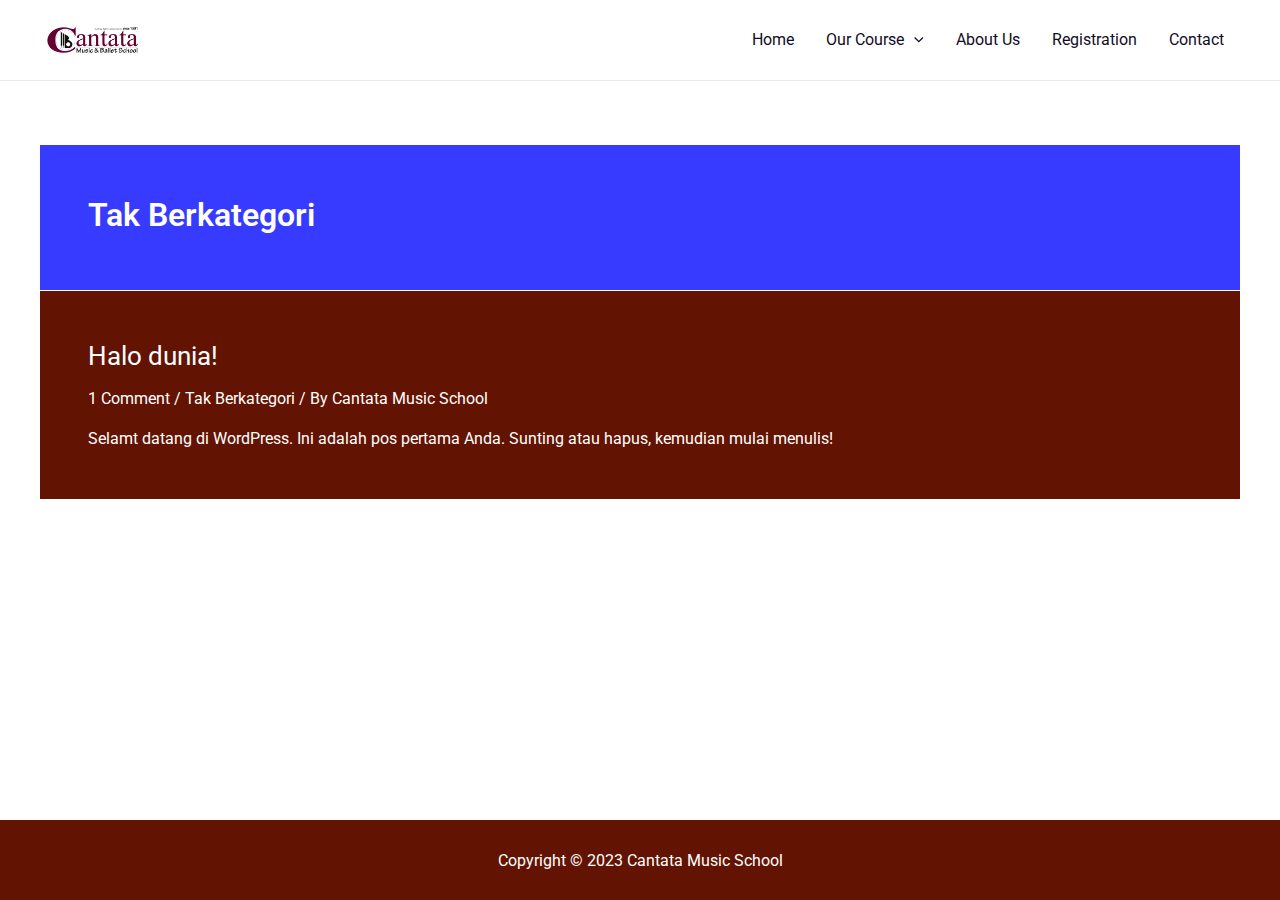
<file: category/tak-berkategori/index.html>
<!DOCTYPE html>
<html lang="en-US">
<head>
<meta charset="UTF-8">
<meta name="viewport" content="width=device-width, initial-scale=1">
	 <link rel="profile" href="https://gmpg.org/xfn/11"> 
	 <title>Tak Berkategori &#8211; Cantata Music School</title>
<meta name="robots" content="max-image-preview:large">
<link rel="dns-prefetch" href="//fonts.googleapis.com">
<link rel="alternate" type="application/rss+xml" title="Cantata Music School &raquo; Feed" href="https://anespatricia.github.io/GV205-Cantata-Music-School-PBI-Anaesthasia-Patricia/feed/">
<link rel="alternate" type="application/rss+xml" title="Cantata Music School &raquo; Comments Feed" href="https://anespatricia.github.io/GV205-Cantata-Music-School-PBI-Anaesthasia-Patricia/comments/feed/">
<link rel="alternate" type="application/rss+xml" title="Cantata Music School &raquo; Tak Berkategori Category Feed" href="https://anespatricia.github.io/GV205-Cantata-Music-School-PBI-Anaesthasia-Patricia/category/tak-berkategori/feed/">
<script>
window._wpemojiSettings = {"baseUrl":"https:\/\/s.w.org\/images\/core\/emoji\/14.0.0\/72x72\/","ext":".png","svgUrl":"https:\/\/s.w.org\/images\/core\/emoji\/14.0.0\/svg\/","svgExt":".svg","source":{"concatemoji":"https:\/\/anespatricia.github.io\/GV205-Cantata-Music-School-PBI-Anaesthasia-Patricia\/wp-includes\/js\/wp-emoji-release.min.js?ver=6.2.2"}};
/*! This file is auto-generated */
!function(e,a,t){var n,r,o,i=a.createElement("canvas"),p=i.getContext&&i.getContext("2d");function s(e,t){p.clearRect(0,0,i.width,i.height),p.fillText(e,0,0);e=i.toDataURL();return p.clearRect(0,0,i.width,i.height),p.fillText(t,0,0),e===i.toDataURL()}function c(e){var t=a.createElement("script");t.src=e,t.defer=t.type="text/javascript",a.getElementsByTagName("head")[0].appendChild(t)}for(o=Array("flag","emoji"),t.supports={everything:!0,everythingExceptFlag:!0},r=0;r<o.length;r++)t.supports[o[r]]=function(e){if(p&&p.fillText)switch(p.textBaseline="top",p.font="600 32px Arial",e){case"flag":return s("🏳️‍⚧️","🏳️​⚧️")?!1:!s("🇺🇳","🇺​🇳")&&!s("🏴󠁧󠁢󠁥󠁮󠁧󠁿","🏴​󠁧​󠁢​󠁥​󠁮​󠁧​󠁿");case"emoji":return!s("🫱🏻‍🫲🏿","🫱🏻​🫲🏿")}return!1}(o[r]),t.supports.everything=t.supports.everything&&t.supports[o[r]],"flag"!==o[r]&&(t.supports.everythingExceptFlag=t.supports.everythingExceptFlag&&t.supports[o[r]]);t.supports.everythingExceptFlag=t.supports.everythingExceptFlag&&!t.supports.flag,t.DOMReady=!1,t.readyCallback=function(){t.DOMReady=!0},t.supports.everything||(n=function(){t.readyCallback()},a.addEventListener?(a.addEventListener("DOMContentLoaded",n,!1),e.addEventListener("load",n,!1)):(e.attachEvent("onload",n),a.attachEvent("onreadystatechange",function(){"complete"===a.readyState&&t.readyCallback()})),(e=t.source||{}).concatemoji?c(e.concatemoji):e.wpemoji&&e.twemoji&&(c(e.twemoji),c(e.wpemoji)))}(window,document,window._wpemojiSettings);
</script>
<style>img.wp-smiley,
img.emoji {
	display: inline !important;
	border: none !important;
	box-shadow: none !important;
	height: 1em !important;
	width: 1em !important;
	margin: 0 0.07em !important;
	vertical-align: -0.1em !important;
	background: none !important;
	padding: 0 !important;
}</style>
	<link rel="stylesheet" id="astra-theme-css-css" href="https://anespatricia.github.io/GV205-Cantata-Music-School-PBI-Anaesthasia-Patricia/wp-content/themes/astra/assets/css/minified/main.min.css?ver=4.1.5" media="all">
<style id="astra-theme-css-inline-css">:root{--ast-container-default-xlg-padding:3em;--ast-container-default-lg-padding:3em;--ast-container-default-slg-padding:2em;--ast-container-default-md-padding:3em;--ast-container-default-sm-padding:3em;--ast-container-default-xs-padding:2.4em;--ast-container-default-xxs-padding:1.8em;--ast-code-block-background:#ECEFF3;--ast-comment-inputs-background:#F9FAFB;}html{font-size:100%;}a{color:var(--ast-global-color-4);}a:hover,a:focus{color:var(--ast-global-color-5);}body,button,input,select,textarea,.ast-button,.ast-custom-button{font-family:'Roboto',sans-serif;font-weight:400;font-size:16px;font-size:1rem;line-height:1.6em;}blockquote{color:var(--ast-global-color-4);}h1,.entry-content h1,h2,.entry-content h2,h3,.entry-content h3,h4,.entry-content h4,h5,.entry-content h5,h6,.entry-content h6,.site-title,.site-title a{font-family:'Roboto',sans-serif;font-weight:700;}.site-title{font-size:26px;font-size:1.625rem;display:none;}header .custom-logo-link img{max-width:107px;}.astra-logo-svg{width:107px;}.site-header .site-description{font-size:15px;font-size:0.9375rem;display:none;}.entry-title{font-size:26px;font-size:1.625rem;}h1,.entry-content h1{font-size:32px;font-size:2rem;font-weight:700;font-family:'Roboto',sans-serif;line-height:1.4em;}h2,.entry-content h2{font-size:28px;font-size:1.75rem;font-weight:700;font-family:'Roboto',sans-serif;line-height:1.25em;}h3,.entry-content h3{font-size:24px;font-size:1.5rem;font-weight:700;font-family:'Roboto',sans-serif;line-height:1.2em;}h4,.entry-content h4{font-size:20px;font-size:1.25rem;line-height:1.2em;font-weight:700;font-family:'Roboto',sans-serif;}h5,.entry-content h5{font-size:16px;font-size:1rem;line-height:1.2em;font-weight:700;font-family:'Roboto',sans-serif;}h6,.entry-content h6{font-size:14px;font-size:0.875rem;line-height:1.25em;font-weight:700;font-family:'Roboto',sans-serif;}::selection{background-color:var(--ast-global-color-0);color:#ffffff;}body,h1,.entry-title a,.entry-content h1,h2,.entry-content h2,h3,.entry-content h3,h4,.entry-content h4,h5,.entry-content h5,h6,.entry-content h6{color:var(--ast-global-color-4);}.tagcloud a:hover,.tagcloud a:focus,.tagcloud a.current-item{color:#000000;border-color:var(--ast-global-color-4);background-color:var(--ast-global-color-4);}input:focus,input[type="text"]:focus,input[type="email"]:focus,input[type="url"]:focus,input[type="password"]:focus,input[type="reset"]:focus,input[type="search"]:focus,textarea:focus{border-color:var(--ast-global-color-4);}input[type="radio"]:checked,input[type=reset],input[type="checkbox"]:checked,input[type="checkbox"]:hover:checked,input[type="checkbox"]:focus:checked,input[type=range]::-webkit-slider-thumb{border-color:var(--ast-global-color-4);background-color:var(--ast-global-color-4);box-shadow:none;}.site-footer a:hover + .post-count,.site-footer a:focus + .post-count{background:var(--ast-global-color-4);border-color:var(--ast-global-color-4);}.single .nav-links .nav-previous,.single .nav-links .nav-next{color:var(--ast-global-color-4);}.entry-meta,.entry-meta *{line-height:1.45;color:var(--ast-global-color-4);}.entry-meta a:hover,.entry-meta a:hover *,.entry-meta a:focus,.entry-meta a:focus *,.page-links > .page-link,.page-links .page-link:hover,.post-navigation a:hover{color:var(--ast-global-color-5);}#cat option,.secondary .calendar_wrap thead a,.secondary .calendar_wrap thead a:visited{color:var(--ast-global-color-4);}.secondary .calendar_wrap #today,.ast-progress-val span{background:var(--ast-global-color-4);}.secondary a:hover + .post-count,.secondary a:focus + .post-count{background:var(--ast-global-color-4);border-color:var(--ast-global-color-4);}.calendar_wrap #today > a{color:#000000;}.page-links .page-link,.single .post-navigation a{color:var(--ast-global-color-4);}.ast-archive-title{color:var(--ast-global-color-4);}.widget-title{font-size:22px;font-size:1.375rem;color:var(--ast-global-color-4);}.ast-single-post .entry-content a,.ast-comment-content a:not(.ast-comment-edit-reply-wrap a){text-decoration:underline;}.ast-single-post .wp-block-button .wp-block-button__link,.ast-single-post .elementor-button-wrapper .elementor-button,.ast-single-post .entry-content .uagb-tab a,.ast-single-post .entry-content .uagb-ifb-cta a,.ast-single-post .entry-content .wp-block-uagb-buttons a,.ast-single-post .entry-content .uabb-module-content a,.ast-single-post .entry-content .uagb-post-grid a,.ast-single-post .entry-content .uagb-timeline a,.ast-single-post .entry-content .uagb-toc__wrap a,.ast-single-post .entry-content .uagb-taxomony-box a,.ast-single-post .entry-content .woocommerce a,.entry-content .wp-block-latest-posts > li > a,.ast-single-post .entry-content .wp-block-file__button{text-decoration:none;}a:focus-visible,.ast-menu-toggle:focus-visible,.site .skip-link:focus-visible,.wp-block-loginout input:focus-visible,.wp-block-search.wp-block-search__button-inside .wp-block-search__inside-wrapper,.ast-header-navigation-arrow:focus-visible{outline-style:dotted;outline-color:inherit;outline-width:thin;border-color:transparent;}input:focus,input[type="text"]:focus,input[type="email"]:focus,input[type="url"]:focus,input[type="password"]:focus,input[type="reset"]:focus,input[type="search"]:focus,textarea:focus,.wp-block-search__input:focus,[data-section="section-header-mobile-trigger"] .ast-button-wrap .ast-mobile-menu-trigger-minimal:focus,.ast-mobile-popup-drawer.active .menu-toggle-close:focus,.woocommerce-ordering select.orderby:focus,#ast-scroll-top:focus,.woocommerce a.add_to_cart_button:focus,.woocommerce .button.single_add_to_cart_button:focus{border-style:dotted;border-color:inherit;border-width:thin;outline-color:transparent;}.ast-logo-title-inline .site-logo-img{padding-right:1em;}.site-logo-img img{ transition:all 0.2s linear;}@media (max-width:921px){#ast-desktop-header{display:none;}}@media (min-width:921px){#ast-mobile-header{display:none;}}.wp-block-buttons.aligncenter{justify-content:center;}.wp-block-button.is-style-outline .wp-block-button__link{border-color:var(--ast-global-color-0);}div.wp-block-button.is-style-outline > .wp-block-button__link:not(.has-text-color),div.wp-block-button.wp-block-button__link.is-style-outline:not(.has-text-color){color:var(--ast-global-color-0);}.wp-block-button.is-style-outline .wp-block-button__link:hover,div.wp-block-button.is-style-outline .wp-block-button__link:focus,div.wp-block-button.is-style-outline > .wp-block-button__link:not(.has-text-color):hover,div.wp-block-button.wp-block-button__link.is-style-outline:not(.has-text-color):hover{color:#ffffff;background-color:var(--ast-global-color-5);border-color:var(--ast-global-color-5);}.post-page-numbers.current .page-link,.ast-pagination .page-numbers.current{color:#ffffff;border-color:var(--ast-global-color-0);background-color:var(--ast-global-color-0);border-radius:2px;}h1.widget-title{font-weight:700;}h2.widget-title{font-weight:700;}h3.widget-title{font-weight:700;}#page{display:flex;flex-direction:column;min-height:100vh;}.ast-404-layout-1 h1.page-title{color:var(--ast-global-color-2);}.single .post-navigation a{line-height:1em;height:inherit;}.error-404 .page-sub-title{font-size:1.5rem;font-weight:inherit;}.search .site-content .content-area .search-form{margin-bottom:0;}#page .site-content{flex-grow:1;}.widget{margin-bottom:3.5em;}#secondary li{line-height:1.5em;}#secondary .wp-block-group h2{margin-bottom:0.7em;}#secondary h2{font-size:1.7rem;}.ast-separate-container .ast-article-post,.ast-separate-container .ast-article-single,.ast-separate-container .ast-comment-list li.depth-1,.ast-separate-container .comment-respond{padding:3em;}.ast-separate-container .ast-comment-list li.depth-1,.hentry{margin-bottom:2em;}.ast-separate-container .ast-archive-description,.ast-separate-container .ast-author-box{background-color:var(--ast-global-color-5);border-bottom:1px solid var(--ast-border-color);}.ast-separate-container .comments-title{padding:2em 2em 0 2em;}.ast-page-builder-template .comment-form-textarea,.ast-comment-formwrap .ast-grid-common-col{padding:0;}.ast-comment-formwrap{padding:0 20px;display:inline-flex;column-gap:20px;}.archive.ast-page-builder-template .entry-header{margin-top:2em;}.ast-page-builder-template .ast-comment-formwrap{width:100%;}.entry-title{margin-bottom:0.5em;}.ast-archive-description p{font-size:inherit;font-weight:inherit;line-height:inherit;}@media (min-width:921px){.ast-left-sidebar.ast-page-builder-template #secondary,.archive.ast-right-sidebar.ast-page-builder-template .site-main{padding-left:20px;padding-right:20px;}}@media (max-width:544px){.ast-comment-formwrap.ast-row{column-gap:10px;display:inline-block;}#ast-commentform .ast-grid-common-col{position:relative;width:100%;}}@media (min-width:1201px){.ast-separate-container .ast-article-post,.ast-separate-container .ast-article-single,.ast-separate-container .ast-author-box,.ast-separate-container .ast-404-layout-1,.ast-separate-container .no-results{padding:3em;}}@media (max-width:921px){.ast-separate-container #primary,.ast-separate-container #secondary{padding:1.5em 0;}#primary,#secondary{padding:1.5em 0;margin:0;}.ast-left-sidebar #content > .ast-container{display:flex;flex-direction:column-reverse;width:100%;}}@media (min-width:922px){.ast-separate-container.ast-right-sidebar #primary,.ast-separate-container.ast-left-sidebar #primary{border:0;}.search-no-results.ast-separate-container #primary{margin-bottom:4em;}}.wp-block-button .wp-block-button__link{color:#ffffff;}.wp-block-button .wp-block-button__link:hover,.wp-block-button .wp-block-button__link:focus{color:#ffffff;background-color:var(--ast-global-color-5);border-color:var(--ast-global-color-5);}.elementor-widget-heading h1.elementor-heading-title{line-height:1.4em;}.elementor-widget-heading h2.elementor-heading-title{line-height:1.25em;}.elementor-widget-heading h3.elementor-heading-title{line-height:1.2em;}.elementor-widget-heading h4.elementor-heading-title{line-height:1.2em;}.elementor-widget-heading h5.elementor-heading-title{line-height:1.2em;}.elementor-widget-heading h6.elementor-heading-title{line-height:1.25em;}.wp-block-button .wp-block-button__link,.wp-block-search .wp-block-search__button,body .wp-block-file .wp-block-file__button{border-color:var(--ast-global-color-0);background-color:var(--ast-global-color-0);color:#ffffff;font-family:inherit;font-weight:500;line-height:1em;font-size:16px;font-size:1rem;padding-top:15px;padding-right:30px;padding-bottom:15px;padding-left:30px;}@media (max-width:921px){.wp-block-button .wp-block-button__link,.wp-block-search .wp-block-search__button,body .wp-block-file .wp-block-file__button{padding-top:14px;padding-right:28px;padding-bottom:14px;padding-left:28px;}}@media (max-width:544px){.wp-block-button .wp-block-button__link,.wp-block-search .wp-block-search__button,body .wp-block-file .wp-block-file__button{padding-top:12px;padding-right:24px;padding-bottom:12px;padding-left:24px;}}.menu-toggle,button,.ast-button,.ast-custom-button,.button,input#submit,input[type="button"],input[type="submit"],input[type="reset"],form[CLASS*="wp-block-search__"].wp-block-search .wp-block-search__inside-wrapper .wp-block-search__button,body .wp-block-file .wp-block-file__button,.search .search-submit,.woocommerce a.button,.woocommerce button.button,.woocommerce .woocommerce-message a.button,.woocommerce #respond input#submit.alt,.woocommerce input.button.alt,.woocommerce input.button,.woocommerce input.button:disabled,.woocommerce input.button:disabled[disabled],.woocommerce input.button:disabled:hover,.woocommerce input.button:disabled[disabled]:hover,.woocommerce #respond input#submit,.woocommerce button.button.alt.disabled,.wc-block-grid__products .wc-block-grid__product .wp-block-button__link,.wc-block-grid__product-onsale,[CLASS*="wc-block"] button,.woocommerce-js .astra-cart-drawer .astra-cart-drawer-content .woocommerce-mini-cart__buttons .button:not(.checkout):not(.ast-continue-shopping),.woocommerce-js .astra-cart-drawer .astra-cart-drawer-content .woocommerce-mini-cart__buttons a.checkout,.woocommerce button.button.alt.disabled.wc-variation-selection-needed{border-style:solid;border-top-width:0;border-right-width:0;border-left-width:0;border-bottom-width:0;color:#ffffff;border-color:var(--ast-global-color-0);background-color:var(--ast-global-color-0);padding-top:15px;padding-right:30px;padding-bottom:15px;padding-left:30px;font-family:inherit;font-weight:500;font-size:16px;font-size:1rem;line-height:1em;}button:focus,.menu-toggle:hover,button:hover,.ast-button:hover,.ast-custom-button:hover .button:hover,.ast-custom-button:hover ,input[type=reset]:hover,input[type=reset]:focus,input#submit:hover,input#submit:focus,input[type="button"]:hover,input[type="button"]:focus,input[type="submit"]:hover,input[type="submit"]:focus,form[CLASS*="wp-block-search__"].wp-block-search .wp-block-search__inside-wrapper .wp-block-search__button:hover,form[CLASS*="wp-block-search__"].wp-block-search .wp-block-search__inside-wrapper .wp-block-search__button:focus,body .wp-block-file .wp-block-file__button:hover,body .wp-block-file .wp-block-file__button:focus,.woocommerce a.button:hover,.woocommerce button.button:hover,.woocommerce .woocommerce-message a.button:hover,.woocommerce #respond input#submit:hover,.woocommerce #respond input#submit.alt:hover,.woocommerce input.button.alt:hover,.woocommerce input.button:hover,.woocommerce button.button.alt.disabled:hover,.wc-block-grid__products .wc-block-grid__product .wp-block-button__link:hover,[CLASS*="wc-block"] button:hover,.woocommerce-js .astra-cart-drawer .astra-cart-drawer-content .woocommerce-mini-cart__buttons .button:not(.checkout):not(.ast-continue-shopping):hover,.woocommerce-js .astra-cart-drawer .astra-cart-drawer-content .woocommerce-mini-cart__buttons a.checkout:hover,.woocommerce button.button.alt.disabled.wc-variation-selection-needed:hover{color:#ffffff;background-color:var(--ast-global-color-5);border-color:var(--ast-global-color-5);}form[CLASS*="wp-block-search__"].wp-block-search .wp-block-search__inside-wrapper .wp-block-search__button.has-icon{padding-top:calc(15px - 3px);padding-right:calc(30px - 3px);padding-bottom:calc(15px - 3px);padding-left:calc(30px - 3px);}@media (max-width:921px){.menu-toggle,button,.ast-button,.ast-custom-button,.button,input#submit,input[type="button"],input[type="submit"],input[type="reset"],form[CLASS*="wp-block-search__"].wp-block-search .wp-block-search__inside-wrapper .wp-block-search__button,body .wp-block-file .wp-block-file__button,.search .search-submit,.woocommerce a.button,.woocommerce button.button,.woocommerce .woocommerce-message a.button,.woocommerce #respond input#submit.alt,.woocommerce input.button.alt,.woocommerce input.button,.woocommerce input.button:disabled,.woocommerce input.button:disabled[disabled],.woocommerce input.button:disabled:hover,.woocommerce input.button:disabled[disabled]:hover,.woocommerce #respond input#submit,.woocommerce button.button.alt.disabled,.wc-block-grid__products .wc-block-grid__product .wp-block-button__link,.wc-block-grid__product-onsale,[CLASS*="wc-block"] button,.woocommerce-js .astra-cart-drawer .astra-cart-drawer-content .woocommerce-mini-cart__buttons .button:not(.checkout):not(.ast-continue-shopping),.woocommerce-js .astra-cart-drawer .astra-cart-drawer-content .woocommerce-mini-cart__buttons a.checkout,.woocommerce button.button.alt.disabled.wc-variation-selection-needed{padding-top:14px;padding-right:28px;padding-bottom:14px;padding-left:28px;}}@media (max-width:544px){.menu-toggle,button,.ast-button,.ast-custom-button,.button,input#submit,input[type="button"],input[type="submit"],input[type="reset"],form[CLASS*="wp-block-search__"].wp-block-search .wp-block-search__inside-wrapper .wp-block-search__button,body .wp-block-file .wp-block-file__button,.search .search-submit,.woocommerce a.button,.woocommerce button.button,.woocommerce .woocommerce-message a.button,.woocommerce #respond input#submit.alt,.woocommerce input.button.alt,.woocommerce input.button,.woocommerce input.button:disabled,.woocommerce input.button:disabled[disabled],.woocommerce input.button:disabled:hover,.woocommerce input.button:disabled[disabled]:hover,.woocommerce #respond input#submit,.woocommerce button.button.alt.disabled,.wc-block-grid__products .wc-block-grid__product .wp-block-button__link,.wc-block-grid__product-onsale,[CLASS*="wc-block"] button,.woocommerce-js .astra-cart-drawer .astra-cart-drawer-content .woocommerce-mini-cart__buttons .button:not(.checkout):not(.ast-continue-shopping),.woocommerce-js .astra-cart-drawer .astra-cart-drawer-content .woocommerce-mini-cart__buttons a.checkout,.woocommerce button.button.alt.disabled.wc-variation-selection-needed{padding-top:12px;padding-right:24px;padding-bottom:12px;padding-left:24px;}}@media (max-width:921px){.ast-mobile-header-stack .main-header-bar .ast-search-menu-icon{display:inline-block;}.ast-header-break-point.ast-header-custom-item-outside .ast-mobile-header-stack .main-header-bar .ast-search-icon{margin:0;}.ast-comment-avatar-wrap img{max-width:2.5em;}.ast-separate-container .ast-comment-list li.depth-1{padding:1.5em 2.14em;}.ast-separate-container .comment-respond{padding:2em 2.14em;}.ast-comment-meta{padding:0 1.8888em 1.3333em;}}@media (min-width:544px){.ast-container{max-width:100%;}}@media (max-width:544px){.ast-separate-container .ast-article-post,.ast-separate-container .ast-article-single,.ast-separate-container .comments-title,.ast-separate-container .ast-archive-description{padding:1.5em 1em;}.ast-separate-container #content .ast-container{padding-left:0.54em;padding-right:0.54em;}.ast-separate-container .ast-comment-list li.depth-1{padding:1.5em 1em;margin-bottom:1.5em;}.ast-separate-container .ast-comment-list .bypostauthor{padding:.5em;}.ast-search-menu-icon.ast-dropdown-active .search-field{width:170px;}}.ast-separate-container{background-color:var(--ast-global-color-4);;background-image:none;;}@media (max-width:921px){.site-title{display:none;}.site-header .site-description{display:none;}.entry-title{font-size:30px;}h1,.entry-content h1{font-size:30px;}h2,.entry-content h2{font-size:25px;}h3,.entry-content h3{font-size:20px;}}@media (max-width:544px){.site-title{display:none;}.site-header .site-description{display:none;}.entry-title{font-size:30px;}h1,.entry-content h1{font-size:30px;}h2,.entry-content h2{font-size:25px;}h3,.entry-content h3{font-size:20px;}header .custom-logo-link img,.ast-header-break-point .site-branding img,.ast-header-break-point .custom-logo-link img{max-width:108px;}.astra-logo-svg{width:108px;}.ast-header-break-point .site-logo-img .custom-mobile-logo-link img{max-width:108px;}body,.ast-separate-container{background-color:var(--ast-global-color-4);;background-image:none;;}}@media (max-width:921px){html{font-size:91.2%;}}@media (max-width:544px){html{font-size:91.2%;}}@media (min-width:922px){.ast-container{max-width:1240px;}}@media (min-width:922px){.site-content .ast-container{display:flex;}}@media (max-width:921px){.site-content .ast-container{flex-direction:column;}}@media (min-width:922px){.main-header-menu .sub-menu .menu-item.ast-left-align-sub-menu:hover > .sub-menu,.main-header-menu .sub-menu .menu-item.ast-left-align-sub-menu.focus > .sub-menu{margin-left:-0px;}}blockquote,cite {font-style: initial;}.wp-block-file {display: flex;align-items: center;flex-wrap: wrap;justify-content: space-between;}.wp-block-pullquote {border: none;}.wp-block-pullquote blockquote::before {content: "\201D";font-family: "Helvetica",sans-serif;display: flex;transform: rotate( 180deg );font-size: 6rem;font-style: normal;line-height: 1;font-weight: bold;align-items: center;justify-content: center;}.has-text-align-right > blockquote::before {justify-content: flex-start;}.has-text-align-left > blockquote::before {justify-content: flex-end;}figure.wp-block-pullquote.is-style-solid-color blockquote {max-width: 100%;text-align: inherit;}html body {--wp--custom--ast-default-block-top-padding: 3em;--wp--custom--ast-default-block-right-padding: 3em;--wp--custom--ast-default-block-bottom-padding: 3em;--wp--custom--ast-default-block-left-padding: 3em;--wp--custom--ast-container-width: 1200px;--wp--custom--ast-content-width-size: 1200px;--wp--custom--ast-wide-width-size: calc(1200px + var(--wp--custom--ast-default-block-left-padding) + var(--wp--custom--ast-default-block-right-padding));}.ast-narrow-container {--wp--custom--ast-content-width-size: 750px;--wp--custom--ast-wide-width-size: 750px;}@media(max-width: 921px) {html body {--wp--custom--ast-default-block-top-padding: 3em;--wp--custom--ast-default-block-right-padding: 2em;--wp--custom--ast-default-block-bottom-padding: 3em;--wp--custom--ast-default-block-left-padding: 2em;}}@media(max-width: 544px) {html body {--wp--custom--ast-default-block-top-padding: 3em;--wp--custom--ast-default-block-right-padding: 1.5em;--wp--custom--ast-default-block-bottom-padding: 3em;--wp--custom--ast-default-block-left-padding: 1.5em;}}.entry-content > .wp-block-group,.entry-content > .wp-block-cover,.entry-content > .wp-block-columns {padding-top: var(--wp--custom--ast-default-block-top-padding);padding-right: var(--wp--custom--ast-default-block-right-padding);padding-bottom: var(--wp--custom--ast-default-block-bottom-padding);padding-left: var(--wp--custom--ast-default-block-left-padding);}.ast-plain-container.ast-no-sidebar .entry-content > .alignfull,.ast-page-builder-template .ast-no-sidebar .entry-content > .alignfull {margin-left: calc( -50vw + 50%);margin-right: calc( -50vw + 50%);max-width: 100vw;width: 100vw;}.ast-plain-container.ast-no-sidebar .entry-content .alignfull .alignfull,.ast-page-builder-template.ast-no-sidebar .entry-content .alignfull .alignfull,.ast-plain-container.ast-no-sidebar .entry-content .alignfull .alignwide,.ast-page-builder-template.ast-no-sidebar .entry-content .alignfull .alignwide,.ast-plain-container.ast-no-sidebar .entry-content .alignwide .alignfull,.ast-page-builder-template.ast-no-sidebar .entry-content .alignwide .alignfull,.ast-plain-container.ast-no-sidebar .entry-content .alignwide .alignwide,.ast-page-builder-template.ast-no-sidebar .entry-content .alignwide .alignwide,.ast-plain-container.ast-no-sidebar .entry-content .wp-block-column .alignfull,.ast-page-builder-template.ast-no-sidebar .entry-content .wp-block-column .alignfull,.ast-plain-container.ast-no-sidebar .entry-content .wp-block-column .alignwide,.ast-page-builder-template.ast-no-sidebar .entry-content .wp-block-column .alignwide {margin-left: auto;margin-right: auto;width: 100%;}[ast-blocks-layout] .wp-block-separator:not(.is-style-dots) {height: 0;}[ast-blocks-layout] .wp-block-separator {margin: 20px auto;}[ast-blocks-layout] .wp-block-separator:not(.is-style-wide):not(.is-style-dots) {max-width: 100px;}[ast-blocks-layout] .wp-block-separator.has-background {padding: 0;}.entry-content[ast-blocks-layout] > * {max-width: var(--wp--custom--ast-content-width-size);margin-left: auto;margin-right: auto;}.entry-content[ast-blocks-layout] > .alignwide {max-width: var(--wp--custom--ast-wide-width-size);}.entry-content[ast-blocks-layout] .alignfull {max-width: none;}.entry-content .wp-block-columns {margin-bottom: 0;}blockquote {margin: 1.5em;border: none;}.wp-block-quote:not(.has-text-align-right):not(.has-text-align-center) {border-left: 5px solid rgba(0,0,0,0.05);}.has-text-align-right > blockquote,blockquote.has-text-align-right {border-right: 5px solid rgba(0,0,0,0.05);}.has-text-align-left > blockquote,blockquote.has-text-align-left {border-left: 5px solid rgba(0,0,0,0.05);}.wp-block-site-tagline,.wp-block-latest-posts .read-more {margin-top: 15px;}.wp-block-loginout p label {display: block;}.wp-block-loginout p:not(.login-remember):not(.login-submit) input {width: 100%;}.wp-block-loginout input:focus {border-color: transparent;}.wp-block-loginout input:focus {outline: thin dotted;}.entry-content .wp-block-media-text .wp-block-media-text__content {padding: 0 0 0 8%;}.entry-content .wp-block-media-text.has-media-on-the-right .wp-block-media-text__content {padding: 0 8% 0 0;}.entry-content .wp-block-media-text.has-background .wp-block-media-text__content {padding: 8%;}.entry-content .wp-block-cover:not([class*="background-color"]) .wp-block-cover__inner-container,.entry-content .wp-block-cover:not([class*="background-color"]) .wp-block-cover-image-text,.entry-content .wp-block-cover:not([class*="background-color"]) .wp-block-cover-text,.entry-content .wp-block-cover-image:not([class*="background-color"]) .wp-block-cover__inner-container,.entry-content .wp-block-cover-image:not([class*="background-color"]) .wp-block-cover-image-text,.entry-content .wp-block-cover-image:not([class*="background-color"]) .wp-block-cover-text {color: var(--ast-global-color-5);}.wp-block-loginout .login-remember input {width: 1.1rem;height: 1.1rem;margin: 0 5px 4px 0;vertical-align: middle;}.wp-block-latest-posts > li > *:first-child,.wp-block-latest-posts:not(.is-grid) > li:first-child {margin-top: 0;}.wp-block-search__inside-wrapper .wp-block-search__input {padding: 0 10px;color: var(--ast-global-color-3);background: var(--ast-global-color-5);border-color: var(--ast-border-color);}.wp-block-latest-posts .read-more {margin-bottom: 1.5em;}.wp-block-search__no-button .wp-block-search__inside-wrapper .wp-block-search__input {padding-top: 5px;padding-bottom: 5px;}.wp-block-latest-posts .wp-block-latest-posts__post-date,.wp-block-latest-posts .wp-block-latest-posts__post-author {font-size: 1rem;}.wp-block-latest-posts > li > *,.wp-block-latest-posts:not(.is-grid) > li {margin-top: 12px;margin-bottom: 12px;}.ast-page-builder-template .entry-content[ast-blocks-layout] > *,.ast-page-builder-template .entry-content[ast-blocks-layout] > .alignfull > * {max-width: none;}.ast-page-builder-template .entry-content[ast-blocks-layout] > .alignwide > * {max-width: var(--wp--custom--ast-wide-width-size);}.ast-page-builder-template .entry-content[ast-blocks-layout] > .inherit-container-width > *,.ast-page-builder-template .entry-content[ast-blocks-layout] > * > *,.entry-content[ast-blocks-layout] > .wp-block-cover .wp-block-cover__inner-container {max-width: var(--wp--custom--ast-content-width-size);margin-left: auto;margin-right: auto;}.entry-content[ast-blocks-layout] .wp-block-cover:not(.alignleft):not(.alignright) {width: auto;}@media(max-width: 1200px) {.ast-separate-container .entry-content > .alignfull,.ast-separate-container .entry-content[ast-blocks-layout] > .alignwide,.ast-plain-container .entry-content[ast-blocks-layout] > .alignwide,.ast-plain-container .entry-content .alignfull {margin-left: calc(-1 * min(var(--ast-container-default-xlg-padding),20px)) ;margin-right: calc(-1 * min(var(--ast-container-default-xlg-padding),20px));}}@media(min-width: 1201px) {.ast-separate-container .entry-content > .alignfull {margin-left: calc(-1 * var(--ast-container-default-xlg-padding) );margin-right: calc(-1 * var(--ast-container-default-xlg-padding) );}.ast-separate-container .entry-content[ast-blocks-layout] > .alignwide,.ast-plain-container .entry-content[ast-blocks-layout] > .alignwide {margin-left: calc(-1 * var(--wp--custom--ast-default-block-left-padding) );margin-right: calc(-1 * var(--wp--custom--ast-default-block-right-padding) );}}@media(min-width: 921px) {.ast-separate-container .entry-content .wp-block-group.alignwide:not(.inherit-container-width) > :where(:not(.alignleft):not(.alignright)),.ast-plain-container .entry-content .wp-block-group.alignwide:not(.inherit-container-width) > :where(:not(.alignleft):not(.alignright)) {max-width: calc( var(--wp--custom--ast-content-width-size) + 80px );}.ast-plain-container.ast-right-sidebar .entry-content[ast-blocks-layout] .alignfull,.ast-plain-container.ast-left-sidebar .entry-content[ast-blocks-layout] .alignfull {margin-left: -60px;margin-right: -60px;}}@media(min-width: 544px) {.entry-content > .alignleft {margin-right: 20px;}.entry-content > .alignright {margin-left: 20px;}}@media (max-width:544px){.wp-block-columns .wp-block-column:not(:last-child){margin-bottom:20px;}.wp-block-latest-posts{margin:0;}}@media( max-width: 600px ) {.entry-content .wp-block-media-text .wp-block-media-text__content,.entry-content .wp-block-media-text.has-media-on-the-right .wp-block-media-text__content {padding: 8% 0 0;}.entry-content .wp-block-media-text.has-background .wp-block-media-text__content {padding: 8%;}}.ast-separate-container .entry-content .uagb-is-root-container {padding-left: 0;}.ast-page-builder-template .entry-header {padding-left: 0;}@media(min-width: 1201px) {.ast-separate-container .entry-content > .uagb-is-root-container {margin-left: 0;margin-right: 0;}}.ast-narrow-container .site-content .wp-block-uagb-image--align-full .wp-block-uagb-image__figure {max-width: 100%;margin-left: auto;margin-right: auto;}.entry-content ul,.entry-content ol {padding: revert;margin: revert;}:root .has-ast-global-color-0-color{color:var(--ast-global-color-0);}:root .has-ast-global-color-0-background-color{background-color:var(--ast-global-color-0);}:root .wp-block-button .has-ast-global-color-0-color{color:var(--ast-global-color-0);}:root .wp-block-button .has-ast-global-color-0-background-color{background-color:var(--ast-global-color-0);}:root .has-ast-global-color-1-color{color:var(--ast-global-color-1);}:root .has-ast-global-color-1-background-color{background-color:var(--ast-global-color-1);}:root .wp-block-button .has-ast-global-color-1-color{color:var(--ast-global-color-1);}:root .wp-block-button .has-ast-global-color-1-background-color{background-color:var(--ast-global-color-1);}:root .has-ast-global-color-2-color{color:var(--ast-global-color-2);}:root .has-ast-global-color-2-background-color{background-color:var(--ast-global-color-2);}:root .wp-block-button .has-ast-global-color-2-color{color:var(--ast-global-color-2);}:root .wp-block-button .has-ast-global-color-2-background-color{background-color:var(--ast-global-color-2);}:root .has-ast-global-color-3-color{color:var(--ast-global-color-3);}:root .has-ast-global-color-3-background-color{background-color:var(--ast-global-color-3);}:root .wp-block-button .has-ast-global-color-3-color{color:var(--ast-global-color-3);}:root .wp-block-button .has-ast-global-color-3-background-color{background-color:var(--ast-global-color-3);}:root .has-ast-global-color-4-color{color:var(--ast-global-color-4);}:root .has-ast-global-color-4-background-color{background-color:var(--ast-global-color-4);}:root .wp-block-button .has-ast-global-color-4-color{color:var(--ast-global-color-4);}:root .wp-block-button .has-ast-global-color-4-background-color{background-color:var(--ast-global-color-4);}:root .has-ast-global-color-5-color{color:var(--ast-global-color-5);}:root .has-ast-global-color-5-background-color{background-color:var(--ast-global-color-5);}:root .wp-block-button .has-ast-global-color-5-color{color:var(--ast-global-color-5);}:root .wp-block-button .has-ast-global-color-5-background-color{background-color:var(--ast-global-color-5);}:root .has-ast-global-color-6-color{color:var(--ast-global-color-6);}:root .has-ast-global-color-6-background-color{background-color:var(--ast-global-color-6);}:root .wp-block-button .has-ast-global-color-6-color{color:var(--ast-global-color-6);}:root .wp-block-button .has-ast-global-color-6-background-color{background-color:var(--ast-global-color-6);}:root .has-ast-global-color-7-color{color:var(--ast-global-color-7);}:root .has-ast-global-color-7-background-color{background-color:var(--ast-global-color-7);}:root .wp-block-button .has-ast-global-color-7-color{color:var(--ast-global-color-7);}:root .wp-block-button .has-ast-global-color-7-background-color{background-color:var(--ast-global-color-7);}:root .has-ast-global-color-8-color{color:var(--ast-global-color-8);}:root .has-ast-global-color-8-background-color{background-color:var(--ast-global-color-8);}:root .wp-block-button .has-ast-global-color-8-color{color:var(--ast-global-color-8);}:root .wp-block-button .has-ast-global-color-8-background-color{background-color:var(--ast-global-color-8);}:root{--ast-global-color-0:#631302;--ast-global-color-1:#f4efe9;--ast-global-color-2:#120d26;--ast-global-color-3:#334155;--ast-global-color-4:#ffffff;--ast-global-color-5:#373bff;--ast-global-color-6:#fedc00;--ast-global-color-7:#cbd5e1;--ast-global-color-8:#94a3b8;}:root {--ast-border-color : var(--ast-global-color-4);}.ast-archive-entry-banner {-js-display: flex;display: flex;flex-direction: column;justify-content: center;text-align: center;position: relative;background: #eeeeee;}.ast-archive-entry-banner[data-banner-width-type="custom"] {margin: 0 auto;width: 100%;}.ast-archive-entry-banner[data-banner-layout="layout-1"] {background: inherit;padding: 20px 0;text-align: left;}body.archive .ast-archive-description{max-width:1200px;width:100%;text-align:left;padding-top:3em;padding-right:3em;padding-bottom:3em;padding-left:3em;}body.archive .ast-archive-description .ast-archive-title,body.archive .ast-archive-description .ast-archive-title *{font-weight:600;font-size:32px;font-size:2rem;}body.archive .ast-archive-description > *:not(:last-child){margin-bottom:10px;}@media (max-width:921px){body.archive .ast-archive-description{text-align:left;}}@media (max-width:544px){body.archive .ast-archive-description{text-align:left;}}.ast-breadcrumbs .trail-browse,.ast-breadcrumbs .trail-items,.ast-breadcrumbs .trail-items li{display:inline-block;margin:0;padding:0;border:none;background:inherit;text-indent:0;text-decoration:none;}.ast-breadcrumbs .trail-browse{font-size:inherit;font-style:inherit;font-weight:inherit;color:inherit;}.ast-breadcrumbs .trail-items{list-style:none;}.trail-items li::after{padding:0 0.3em;content:"\00bb";}.trail-items li:last-of-type::after{display:none;}h1,.entry-content h1,h2,.entry-content h2,h3,.entry-content h3,h4,.entry-content h4,h5,.entry-content h5,h6,.entry-content h6{color:var(--ast-global-color-4);}.entry-title a{color:var(--ast-global-color-4);}@media (max-width:921px){.ast-builder-grid-row-container.ast-builder-grid-row-tablet-3-firstrow .ast-builder-grid-row > *:first-child,.ast-builder-grid-row-container.ast-builder-grid-row-tablet-3-lastrow .ast-builder-grid-row > *:last-child{grid-column:1 / -1;}}@media (max-width:544px){.ast-builder-grid-row-container.ast-builder-grid-row-mobile-3-firstrow .ast-builder-grid-row > *:first-child,.ast-builder-grid-row-container.ast-builder-grid-row-mobile-3-lastrow .ast-builder-grid-row > *:last-child{grid-column:1 / -1;}}.ast-builder-layout-element[data-section="title_tagline"]{display:flex;}@media (max-width:921px){.ast-header-break-point .ast-builder-layout-element[data-section="title_tagline"]{display:flex;}}@media (max-width:544px){.ast-header-break-point .ast-builder-layout-element[data-section="title_tagline"]{display:flex;}}.ast-builder-menu-1{font-family:inherit;font-weight:inherit;}.ast-builder-menu-1 .menu-item > .menu-link{color:var(--ast-global-color-2);}.ast-builder-menu-1 .menu-item > .ast-menu-toggle{color:var(--ast-global-color-2);}.ast-builder-menu-1 .menu-item:hover > .menu-link,.ast-builder-menu-1 .inline-on-mobile .menu-item:hover > .ast-menu-toggle{color:var(--ast-global-color-5);}.ast-builder-menu-1 .menu-item:hover > .ast-menu-toggle{color:var(--ast-global-color-5);}.ast-builder-menu-1 .menu-item.current-menu-item > .menu-link,.ast-builder-menu-1 .inline-on-mobile .menu-item.current-menu-item > .ast-menu-toggle,.ast-builder-menu-1 .current-menu-ancestor > .menu-link{color:var(--ast-global-color-0);}.ast-builder-menu-1 .menu-item.current-menu-item > .ast-menu-toggle{color:var(--ast-global-color-0);}.ast-builder-menu-1 .sub-menu,.ast-builder-menu-1 .inline-on-mobile .sub-menu{border-top-width:2px;border-bottom-width:0px;border-right-width:0px;border-left-width:0px;border-color:var(--ast-global-color-0);border-style:solid;}.ast-builder-menu-1 .main-header-menu > .menu-item > .sub-menu,.ast-builder-menu-1 .main-header-menu > .menu-item > .astra-full-megamenu-wrapper{margin-top:0px;}.ast-desktop .ast-builder-menu-1 .main-header-menu > .menu-item > .sub-menu:before,.ast-desktop .ast-builder-menu-1 .main-header-menu > .menu-item > .astra-full-megamenu-wrapper:before{height:calc( 0px + 5px );}.ast-desktop .ast-builder-menu-1 .menu-item .sub-menu .menu-link{border-style:none;}@media (max-width:921px){.ast-builder-menu-1 .main-header-menu .menu-item > .menu-link{color:var(--ast-global-color-2);}.ast-builder-menu-1 .menu-item > .ast-menu-toggle{color:var(--ast-global-color-2);}.ast-builder-menu-1 .menu-item:hover > .menu-link,.ast-builder-menu-1 .inline-on-mobile .menu-item:hover > .ast-menu-toggle{color:var(--ast-global-color-0);background:var(--ast-global-color-4);}.ast-builder-menu-1 .menu-item:hover > .ast-menu-toggle{color:var(--ast-global-color-0);}.ast-builder-menu-1 .menu-item.current-menu-item > .menu-link,.ast-builder-menu-1 .inline-on-mobile .menu-item.current-menu-item > .ast-menu-toggle,.ast-builder-menu-1 .current-menu-ancestor > .menu-link,.ast-builder-menu-1 .current-menu-ancestor > .ast-menu-toggle{color:var(--ast-global-color-0);background:var(--ast-global-color-4);}.ast-builder-menu-1 .menu-item.current-menu-item > .ast-menu-toggle{color:var(--ast-global-color-0);}.ast-header-break-point .ast-builder-menu-1 .menu-item.menu-item-has-children > .ast-menu-toggle{top:0;}.ast-builder-menu-1 .menu-item-has-children > .menu-link:after{content:unset;}.ast-builder-menu-1 .main-header-menu > .menu-item > .sub-menu,.ast-builder-menu-1 .main-header-menu > .menu-item > .astra-full-megamenu-wrapper{margin-top:0;}.ast-builder-menu-1 .main-header-menu,.ast-builder-menu-1 .main-header-menu .sub-menu{background-color:var(--ast-global-color-4);;background-image:none;;}}@media (max-width:544px){.ast-header-break-point .ast-builder-menu-1 .menu-item.menu-item-has-children > .ast-menu-toggle{top:0;}.ast-builder-menu-1 .main-header-menu > .menu-item > .sub-menu,.ast-builder-menu-1 .main-header-menu > .menu-item > .astra-full-megamenu-wrapper{margin-top:0;}}.ast-builder-menu-1{display:flex;}@media (max-width:921px){.ast-header-break-point .ast-builder-menu-1{display:flex;}}@media (max-width:544px){.ast-header-break-point .ast-builder-menu-1{display:flex;}}.site-below-footer-wrap{padding-top:20px;padding-bottom:20px;}.site-below-footer-wrap[data-section="section-below-footer-builder"]{background-color:var(--ast-global-color-0);;background-image:none;;min-height:80px;border-style:solid;border-width:0px;border-top-width:1px;border-top-color:var(--ast-global-color-0);}.site-below-footer-wrap[data-section="section-below-footer-builder"] .ast-builder-grid-row{max-width:1200px;margin-left:auto;margin-right:auto;}.site-below-footer-wrap[data-section="section-below-footer-builder"] .ast-builder-grid-row,.site-below-footer-wrap[data-section="section-below-footer-builder"] .site-footer-section{align-items:flex-start;}.site-below-footer-wrap[data-section="section-below-footer-builder"].ast-footer-row-inline .site-footer-section{display:flex;margin-bottom:0;}.ast-builder-grid-row-full .ast-builder-grid-row{grid-template-columns:1fr;}@media (max-width:921px){.site-below-footer-wrap[data-section="section-below-footer-builder"].ast-footer-row-tablet-inline .site-footer-section{display:flex;margin-bottom:0;}.site-below-footer-wrap[data-section="section-below-footer-builder"].ast-footer-row-tablet-stack .site-footer-section{display:block;margin-bottom:10px;}.ast-builder-grid-row-container.ast-builder-grid-row-tablet-full .ast-builder-grid-row{grid-template-columns:1fr;}}@media (max-width:544px){.site-below-footer-wrap[data-section="section-below-footer-builder"]{background-color:var(--ast-global-color-0);;background-image:none;;}.site-below-footer-wrap[data-section="section-below-footer-builder"].ast-footer-row-mobile-inline .site-footer-section{display:flex;margin-bottom:0;}.site-below-footer-wrap[data-section="section-below-footer-builder"].ast-footer-row-mobile-stack .site-footer-section{display:block;margin-bottom:10px;}.ast-builder-grid-row-container.ast-builder-grid-row-mobile-full .ast-builder-grid-row{grid-template-columns:1fr;}}.site-below-footer-wrap[data-section="section-below-footer-builder"]{display:grid;}@media (max-width:921px){.ast-header-break-point .site-below-footer-wrap[data-section="section-below-footer-builder"]{display:grid;}}@media (max-width:544px){.ast-header-break-point .site-below-footer-wrap[data-section="section-below-footer-builder"]{display:grid;}}.ast-footer-copyright{text-align:center;}.ast-footer-copyright {color:var(--ast-global-color-4);}@media (max-width:921px){.ast-footer-copyright{text-align:center;}}@media (max-width:544px){.ast-footer-copyright{text-align:center;}}.ast-footer-copyright {font-size:16px;font-size:1rem;}.ast-footer-copyright.ast-builder-layout-element{display:flex;}@media (max-width:921px){.ast-header-break-point .ast-footer-copyright.ast-builder-layout-element{display:flex;}}@media (max-width:544px){.ast-header-break-point .ast-footer-copyright.ast-builder-layout-element{display:flex;}}.site-footer{background-color:var(--ast-global-color-0);;background-image:none;;}@media (max-width:544px){.site-footer{background-color:var(--ast-global-color-0);;background-image:none;;}}.footer-widget-area.widget-area.site-footer-focus-item{width:auto;}.elementor-template-full-width .ast-container{display:block;}@media (max-width:544px){.elementor-element .elementor-wc-products .woocommerce[class*="columns-"] ul.products li.product{width:auto;margin:0;}.elementor-element .woocommerce .woocommerce-result-count{float:none;}}.ast-header-break-point .main-header-bar{border-bottom-width:1px;}@media (min-width:922px){.main-header-bar{border-bottom-width:1px;}}.main-header-menu .menu-item, #astra-footer-menu .menu-item, .main-header-bar .ast-masthead-custom-menu-items{-js-display:flex;display:flex;-webkit-box-pack:center;-webkit-justify-content:center;-moz-box-pack:center;-ms-flex-pack:center;justify-content:center;-webkit-box-orient:vertical;-webkit-box-direction:normal;-webkit-flex-direction:column;-moz-box-orient:vertical;-moz-box-direction:normal;-ms-flex-direction:column;flex-direction:column;}.main-header-menu > .menu-item > .menu-link, #astra-footer-menu > .menu-item > .menu-link{height:100%;-webkit-box-align:center;-webkit-align-items:center;-moz-box-align:center;-ms-flex-align:center;align-items:center;-js-display:flex;display:flex;}.ast-header-break-point .main-navigation ul .menu-item .menu-link .icon-arrow:first-of-type svg{top:.2em;margin-top:0px;margin-left:0px;width:.65em;transform:translate(0, -2px) rotateZ(270deg);}.ast-mobile-popup-content .ast-submenu-expanded > .ast-menu-toggle{transform:rotateX(180deg);overflow-y:auto;}.ast-separate-container .blog-layout-1, .ast-separate-container .blog-layout-2, .ast-separate-container .blog-layout-3{background-color:transparent;background-image:none;}.ast-separate-container .ast-article-post{background-color:var(--ast-global-color-0);;background-image:none;;}@media (max-width:921px){.ast-separate-container .ast-article-post{background-color:var(--ast-global-color-0);;background-image:none;;}}@media (max-width:544px){.ast-separate-container .ast-article-post{background-color:var(--ast-global-color-0);;background-image:none;;}}.ast-separate-container .ast-article-single:not(.ast-related-post), .ast-separate-container .comments-area .comment-respond,.ast-separate-container .comments-area .ast-comment-list li, .ast-separate-container .ast-woocommerce-container, .ast-separate-container .error-404, .ast-separate-container .no-results, .single.ast-separate-container .site-main .ast-author-meta, .ast-separate-container .related-posts-title-wrapper, .ast-separate-container.ast-two-container #secondary .widget,.ast-separate-container .comments-count-wrapper, .ast-box-layout.ast-plain-container .site-content,.ast-padded-layout.ast-plain-container .site-content, .ast-separate-container .comments-area .comments-title, .ast-narrow-container .site-content{background-color:var(--ast-global-color-0);;background-image:none;;}@media (max-width:921px){.ast-separate-container .ast-article-single:not(.ast-related-post), .ast-separate-container .comments-area .comment-respond,.ast-separate-container .comments-area .ast-comment-list li, .ast-separate-container .ast-woocommerce-container, .ast-separate-container .error-404, .ast-separate-container .no-results, .single.ast-separate-container .site-main .ast-author-meta, .ast-separate-container .related-posts-title-wrapper, .ast-separate-container.ast-two-container #secondary .widget,.ast-separate-container .comments-count-wrapper, .ast-box-layout.ast-plain-container .site-content,.ast-padded-layout.ast-plain-container .site-content, .ast-separate-container .comments-area .comments-title, .ast-narrow-container .site-content{background-color:var(--ast-global-color-0);;background-image:none;;}}@media (max-width:544px){.ast-separate-container .ast-article-single:not(.ast-related-post), .ast-separate-container .comments-area .comment-respond,.ast-separate-container .comments-area .ast-comment-list li, .ast-separate-container .ast-woocommerce-container, .ast-separate-container .error-404, .ast-separate-container .no-results, .single.ast-separate-container .site-main .ast-author-meta, .ast-separate-container .related-posts-title-wrapper, .ast-separate-container.ast-two-container #secondary .widget,.ast-separate-container .comments-count-wrapper, .ast-box-layout.ast-plain-container .site-content,.ast-padded-layout.ast-plain-container .site-content, .ast-separate-container .comments-area .comments-title, .ast-narrow-container .site-content{background-color:var(--ast-global-color-0);;background-image:none;;}}.ast-plain-container, .ast-page-builder-template{background-color:var(--ast-global-color-0);;background-image:none;;}@media (max-width:921px){.ast-plain-container, .ast-page-builder-template{background-color:var(--ast-global-color-0);;background-image:none;;}}@media (max-width:544px){.ast-plain-container, .ast-page-builder-template{background-color:var(--ast-global-color-0);;background-image:none;;}}
		#ast-scroll-top {
			display: none;
			position: fixed;
			text-align: center;
			cursor: pointer;
			z-index: 99;
			width: 2.1em;
			height: 2.1em;
			line-height: 2.1;
			color: #ffffff;
			border-radius: 2px;
			content: "";
			outline: inherit;
		}
		@media (min-width: 769px) {
			#ast-scroll-top {
				content: "769";
			}
		}
		#ast-scroll-top .ast-icon.icon-arrow svg {
			margin-left: 0px;
			vertical-align: middle;
			transform: translate(0, -20%) rotate(180deg);
			width: 1.6em;
		}
		.ast-scroll-to-top-right {
			right: 30px;
			bottom: 30px;
		}
		.ast-scroll-to-top-left {
			left: 30px;
			bottom: 30px;
		}
	#ast-scroll-top{background-color:var(--ast-global-color-4);font-size:15px;font-size:0.9375rem;}@media (max-width:921px){#ast-scroll-top .ast-icon.icon-arrow svg{width:1em;}}.ast-mobile-header-content > *,.ast-desktop-header-content > * {padding: 10px 0;height: auto;}.ast-mobile-header-content > *:first-child,.ast-desktop-header-content > *:first-child {padding-top: 10px;}.ast-mobile-header-content > .ast-builder-menu,.ast-desktop-header-content > .ast-builder-menu {padding-top: 0;}.ast-mobile-header-content > *:last-child,.ast-desktop-header-content > *:last-child {padding-bottom: 0;}.ast-mobile-header-content .ast-search-menu-icon.ast-inline-search label,.ast-desktop-header-content .ast-search-menu-icon.ast-inline-search label {width: 100%;}.ast-desktop-header-content .main-header-bar-navigation .ast-submenu-expanded > .ast-menu-toggle::before {transform: rotateX(180deg);}#ast-desktop-header .ast-desktop-header-content,.ast-mobile-header-content .ast-search-icon,.ast-desktop-header-content .ast-search-icon,.ast-mobile-header-wrap .ast-mobile-header-content,.ast-main-header-nav-open.ast-popup-nav-open .ast-mobile-header-wrap .ast-mobile-header-content,.ast-main-header-nav-open.ast-popup-nav-open .ast-desktop-header-content {display: none;}.ast-main-header-nav-open.ast-header-break-point #ast-desktop-header .ast-desktop-header-content,.ast-main-header-nav-open.ast-header-break-point .ast-mobile-header-wrap .ast-mobile-header-content {display: block;}.ast-desktop .ast-desktop-header-content .astra-menu-animation-slide-up > .menu-item > .sub-menu,.ast-desktop .ast-desktop-header-content .astra-menu-animation-slide-up > .menu-item .menu-item > .sub-menu,.ast-desktop .ast-desktop-header-content .astra-menu-animation-slide-down > .menu-item > .sub-menu,.ast-desktop .ast-desktop-header-content .astra-menu-animation-slide-down > .menu-item .menu-item > .sub-menu,.ast-desktop .ast-desktop-header-content .astra-menu-animation-fade > .menu-item > .sub-menu,.ast-desktop .ast-desktop-header-content .astra-menu-animation-fade > .menu-item .menu-item > .sub-menu {opacity: 1;visibility: visible;}.ast-hfb-header.ast-default-menu-enable.ast-header-break-point .ast-mobile-header-wrap .ast-mobile-header-content .main-header-bar-navigation {width: unset;margin: unset;}.ast-mobile-header-content.content-align-flex-end .main-header-bar-navigation .menu-item-has-children > .ast-menu-toggle,.ast-desktop-header-content.content-align-flex-end .main-header-bar-navigation .menu-item-has-children > .ast-menu-toggle {left: calc( 20px - 0.907em);right: auto;}.ast-mobile-header-content .ast-search-menu-icon,.ast-mobile-header-content .ast-search-menu-icon.slide-search,.ast-desktop-header-content .ast-search-menu-icon,.ast-desktop-header-content .ast-search-menu-icon.slide-search {width: 100%;position: relative;display: block;right: auto;transform: none;}.ast-mobile-header-content .ast-search-menu-icon.slide-search .search-form,.ast-mobile-header-content .ast-search-menu-icon .search-form,.ast-desktop-header-content .ast-search-menu-icon.slide-search .search-form,.ast-desktop-header-content .ast-search-menu-icon .search-form {right: 0;visibility: visible;opacity: 1;position: relative;top: auto;transform: none;padding: 0;display: block;overflow: hidden;}.ast-mobile-header-content .ast-search-menu-icon.ast-inline-search .search-field,.ast-mobile-header-content .ast-search-menu-icon .search-field,.ast-desktop-header-content .ast-search-menu-icon.ast-inline-search .search-field,.ast-desktop-header-content .ast-search-menu-icon .search-field {width: 100%;padding-right: 5.5em;}.ast-mobile-header-content .ast-search-menu-icon .search-submit,.ast-desktop-header-content .ast-search-menu-icon .search-submit {display: block;position: absolute;height: 100%;top: 0;right: 0;padding: 0 1em;border-radius: 0;}.ast-hfb-header.ast-default-menu-enable.ast-header-break-point .ast-mobile-header-wrap .ast-mobile-header-content .main-header-bar-navigation ul .sub-menu .menu-link {padding-left: 30px;}.ast-hfb-header.ast-default-menu-enable.ast-header-break-point .ast-mobile-header-wrap .ast-mobile-header-content .main-header-bar-navigation .sub-menu .menu-item .menu-item .menu-link {padding-left: 40px;}.ast-mobile-popup-drawer.active .ast-mobile-popup-inner{background-color:#ffffff;;}.ast-mobile-header-wrap .ast-mobile-header-content, .ast-desktop-header-content{background-color:#ffffff;;}.ast-mobile-popup-content > *, .ast-mobile-header-content > *, .ast-desktop-popup-content > *, .ast-desktop-header-content > *{padding-top:0px;padding-bottom:0px;}.content-align-flex-start .ast-builder-layout-element{justify-content:flex-start;}.content-align-flex-start .main-header-menu{text-align:left;}.ast-mobile-popup-drawer.active .menu-toggle-close{color:#3a3a3a;}.ast-mobile-header-wrap .ast-primary-header-bar,.ast-primary-header-bar .site-primary-header-wrap{min-height:80px;}.ast-desktop .ast-primary-header-bar .main-header-menu > .menu-item{line-height:80px;}@media (max-width:921px){#masthead .ast-mobile-header-wrap .ast-primary-header-bar,#masthead .ast-mobile-header-wrap .ast-below-header-bar{padding-left:20px;padding-right:20px;}}.ast-header-break-point .ast-primary-header-bar{border-bottom-width:1px;border-bottom-color:#eaeaea;border-bottom-style:solid;}@media (min-width:922px){.ast-primary-header-bar{border-bottom-width:1px;border-bottom-color:#eaeaea;border-bottom-style:solid;}}.ast-primary-header-bar{background-color:#ffffff;;background-image:none;;}.ast-primary-header-bar{display:block;}@media (max-width:921px){.ast-header-break-point .ast-primary-header-bar{display:grid;}}@media (max-width:544px){.ast-header-break-point .ast-primary-header-bar{display:grid;}}[data-section="section-header-mobile-trigger"] .ast-button-wrap .ast-mobile-menu-trigger-minimal{color:var(--ast-global-color-0);border:none;background:transparent;}[data-section="section-header-mobile-trigger"] .ast-button-wrap .mobile-menu-toggle-icon .ast-mobile-svg{width:20px;height:20px;fill:var(--ast-global-color-0);}[data-section="section-header-mobile-trigger"] .ast-button-wrap .mobile-menu-wrap .mobile-menu{color:var(--ast-global-color-0);}.ast-builder-menu-mobile .main-navigation .main-header-menu .menu-item > .menu-link{color:var(--ast-global-color-3);}.ast-builder-menu-mobile .main-navigation .main-header-menu .menu-item > .ast-menu-toggle{color:var(--ast-global-color-3);}.ast-builder-menu-mobile .main-navigation .menu-item:hover > .menu-link, .ast-builder-menu-mobile .main-navigation .inline-on-mobile .menu-item:hover > .ast-menu-toggle{color:var(--ast-global-color-1);}.ast-builder-menu-mobile .main-navigation .menu-item:hover > .ast-menu-toggle{color:var(--ast-global-color-1);}.ast-builder-menu-mobile .main-navigation .menu-item.current-menu-item > .menu-link, .ast-builder-menu-mobile .main-navigation .inline-on-mobile .menu-item.current-menu-item > .ast-menu-toggle, .ast-builder-menu-mobile .main-navigation .menu-item.current-menu-ancestor > .menu-link, .ast-builder-menu-mobile .main-navigation .menu-item.current-menu-ancestor > .ast-menu-toggle{color:var(--ast-global-color-1);}.ast-builder-menu-mobile .main-navigation .menu-item.current-menu-item > .ast-menu-toggle{color:var(--ast-global-color-1);}.ast-builder-menu-mobile .main-navigation .menu-item.menu-item-has-children > .ast-menu-toggle{top:0;}.ast-builder-menu-mobile .main-navigation .menu-item-has-children > .menu-link:after{content:unset;}.ast-hfb-header .ast-builder-menu-mobile .main-header-menu, .ast-hfb-header .ast-builder-menu-mobile .main-navigation .menu-item .menu-link, .ast-hfb-header .ast-builder-menu-mobile .main-navigation .menu-item .sub-menu .menu-link{border-style:none;}.ast-builder-menu-mobile .main-navigation .menu-item.menu-item-has-children > .ast-menu-toggle{top:0;}@media (max-width:921px){.ast-builder-menu-mobile .main-navigation .main-header-menu .menu-item > .menu-link{color:var(--ast-global-color-2);}.ast-builder-menu-mobile .main-navigation .menu-item > .ast-menu-toggle{color:var(--ast-global-color-2);}.ast-builder-menu-mobile .main-navigation .menu-item:hover > .menu-link, .ast-builder-menu-mobile .main-navigation .inline-on-mobile .menu-item:hover > .ast-menu-toggle{color:var(--ast-global-color-5);background:var(--ast-global-color-4);}.ast-builder-menu-mobile .main-navigation .menu-item:hover > .ast-menu-toggle{color:var(--ast-global-color-5);}.ast-builder-menu-mobile .main-navigation .menu-item.current-menu-item > .menu-link, .ast-builder-menu-mobile .main-navigation .inline-on-mobile .menu-item.current-menu-item > .ast-menu-toggle, .ast-builder-menu-mobile .main-navigation .menu-item.current-menu-ancestor > .menu-link, .ast-builder-menu-mobile .main-navigation .menu-item.current-menu-ancestor > .ast-menu-toggle{color:var(--ast-global-color-0);background:var(--ast-global-color-4);}.ast-builder-menu-mobile .main-navigation .menu-item.current-menu-item > .ast-menu-toggle{color:var(--ast-global-color-0);}.ast-builder-menu-mobile .main-navigation .menu-item.menu-item-has-children > .ast-menu-toggle{top:0;}.ast-builder-menu-mobile .main-navigation .menu-item-has-children > .menu-link:after{content:unset;}.ast-builder-menu-mobile .main-navigation .main-header-menu, .ast-builder-menu-mobile .main-navigation .main-header-menu .sub-menu{background-color:var(--ast-global-color-4);;background-image:none;;}}@media (max-width:544px){.ast-builder-menu-mobile .main-navigation .main-header-menu .menu-item > .menu-link{color:var(--ast-global-color-2);}.ast-builder-menu-mobile .main-navigation .menu-item  > .ast-menu-toggle{color:var(--ast-global-color-2);}.ast-builder-menu-mobile .main-navigation .menu-item:hover > .menu-link, .ast-builder-menu-mobile .main-navigation .inline-on-mobile .menu-item:hover > .ast-menu-toggle{color:var(--ast-global-color-5);background:var(--ast-global-color-4);}.ast-builder-menu-mobile .main-navigation .menu-item:hover  > .ast-menu-toggle{color:var(--ast-global-color-5);}.ast-builder-menu-mobile .main-navigation .menu-item.current-menu-item > .menu-link, .ast-builder-menu-mobile .main-navigation .inline-on-mobile .menu-item.current-menu-item > .ast-menu-toggle, .ast-builder-menu-mobile .main-navigation .menu-item.current-menu-ancestor > .menu-link, .ast-builder-menu-mobile .main-navigation .menu-item.current-menu-ancestor > .ast-menu-toggle{color:var(--ast-global-color-0);background:var(--ast-global-color-4);}.ast-builder-menu-mobile .main-navigation .menu-item.current-menu-item  > .ast-menu-toggle{color:var(--ast-global-color-0);}.ast-builder-menu-mobile .main-navigation .menu-item.menu-item-has-children > .ast-menu-toggle{top:0;}.ast-builder-menu-mobile .main-navigation .main-header-menu, .ast-builder-menu-mobile .main-navigation .main-header-menu .sub-menu{background-color:var(--ast-global-color-4);;background-image:none;;}}.ast-builder-menu-mobile .main-navigation{display:block;}@media (max-width:921px){.ast-header-break-point .ast-builder-menu-mobile .main-navigation{display:block;}}@media (max-width:544px){.ast-header-break-point .ast-builder-menu-mobile .main-navigation{display:block;}}:root{--e-global-color-astglobalcolor0:#631302;--e-global-color-astglobalcolor1:#f4efe9;--e-global-color-astglobalcolor2:#120d26;--e-global-color-astglobalcolor3:#334155;--e-global-color-astglobalcolor4:#ffffff;--e-global-color-astglobalcolor5:#373bff;--e-global-color-astglobalcolor6:#fedc00;--e-global-color-astglobalcolor7:#cbd5e1;--e-global-color-astglobalcolor8:#94a3b8;}.comment-reply-title{font-size:26px;font-size:1.625rem;}.ast-comment-meta{line-height:1.666666667;color:var(--ast-global-color-4);font-size:13px;font-size:0.8125rem;}.ast-comment-list #cancel-comment-reply-link{font-size:16px;font-size:1rem;}.comments-title {padding: 1em 0 0;}.comments-title {font-weight: normal;word-wrap: break-word;}.ast-comment-list {margin: 0;word-wrap: break-word;padding-bottom: 0;list-style: none;}.ast-comment-list li {list-style: none;}.ast-comment-list .ast-comment-edit-reply-wrap {-js-display: flex;display: flex;justify-content: flex-end;}.ast-comment-list .ast-edit-link {flex: 1;}.ast-comment-list .comment-awaiting-moderation {margin-bottom: 0;}.ast-comment {padding: 0 ;}.ast-comment-info img {border-radius: 50%;}.ast-comment-cite-wrap cite {font-style: normal;}.comment-reply-title {padding-top: 1em;font-weight: normal;line-height: 1.65;}.ast-comment-meta {margin-bottom: 0.5em;}.comments-area {border-top: 1px solid #eeeeee;margin-top: 2em;}.comments-area .comment-form-comment {width: 100%;border: none;margin: 0;padding: 0;}.comments-area .comment-notes,.comments-area .comment-textarea,.comments-area .form-allowed-tags {margin-bottom: 1.5em;}.comments-area .form-submit {margin-bottom: 0;}.comments-area textarea#comment,.comments-area .ast-comment-formwrap input[type="text"] {width: 100%;border-radius: 0;vertical-align: middle;margin-bottom: 10px;}.comments-area .no-comments {margin-top: 0.5em;margin-bottom: 0.5em;}.comments-area p.logged-in-as {margin-bottom: 1em;}.ast-separate-container .comments-area {border-top: 0;}.ast-separate-container .ast-comment-list {padding-bottom: 0;}.ast-separate-container .ast-comment-list li {background-color: #fff;}.ast-separate-container .ast-comment-list li.depth-1 .children li {padding-bottom: 0;padding-top: 0;margin-bottom: 0;}.ast-separate-container .ast-comment-list li.depth-1 .ast-comment,.ast-separate-container .ast-comment-list li.depth-2 .ast-comment {border-bottom: 0;}.ast-separate-container .ast-comment-list .comment-respond {padding-top: 0;padding-bottom: 1em;background-color: transparent;}.ast-separate-container .ast-comment-list .pingback p {margin-bottom: 0;}.ast-separate-container .ast-comment-list .bypostauthor {padding: 2em;margin-bottom: 1em;}.ast-separate-container .ast-comment-list .bypostauthor li {background: transparent;margin-bottom: 0;padding: 0 0 0 2em;}.ast-separate-container .comment-reply-title {padding-top: 0;}.comment-content a {word-wrap: break-word;}.comment-form-legend {margin-bottom: unset;padding: 0 0.5em;}.ast-plain-container .ast-comment,.ast-page-builder-template .ast-comment {padding: 2em 0;}.page.ast-page-builder-template .comments-area {margin-top: 2em;}.ast-comment-list .children {margin-left: 2em;}@media (max-width: 992px) {.ast-comment-list .children {margin-left: 1em;}}.ast-comment-list #cancel-comment-reply-link {white-space: nowrap;font-size: 15px;font-size: 1rem;margin-left: 1em;}.ast-comment-info {display: flex;position: relative;}.ast-comment-meta {justify-content: right;padding: 0 3.4em 1.60em;}.ast-comment-time .timendate{margin-right: 0.5em;}.comments-area #wp-comment-cookies-consent {margin-right: 10px;}.ast-page-builder-template .comments-area {padding-left: 20px;padding-right: 20px;margin-top: 0;margin-bottom: 2em;}.ast-separate-container .ast-comment-list .bypostauthor .bypostauthor {background: transparent;margin-bottom: 0;padding-right: 0;padding-bottom: 0;padding-top: 0;}@media (min-width:922px){.ast-separate-container .ast-comment-list li .comment-respond{padding-left:2.66666em;padding-right:2.66666em;}}@media (max-width:544px){.ast-separate-container .ast-comment-list li.depth-1{padding:1.5em 1em;margin-bottom:1.5em;}.ast-separate-container .ast-comment-list .bypostauthor{padding:.5em;}.ast-separate-container .comment-respond{padding:1.5em 1em;}.ast-separate-container .ast-comment-list .bypostauthor li{padding:0 0 0 .5em;}.ast-comment-list .children{margin-left:0.66666em;}}@media (max-width:921px){.ast-comment-avatar-wrap img{max-width:2.5em;}.comments-area{margin-top:1.5em;}.ast-comment-meta{padding:0 1.8888em 1.3333em;}.ast-separate-container .ast-comment-list li.depth-1{padding:1.5em 2.14em;}.ast-separate-container .comment-respond{padding:2em 2.14em;}.ast-comment-avatar-wrap{margin-right:0.5em;}}</style>
<link rel="stylesheet" id="astra-google-fonts-css" href="https://fonts.googleapis.com/css?family=Roboto%3A400%2C%2C700&#038;display=fallback&#038;ver=4.1.5" media="all">
<link rel="stylesheet" id="bdt-uikit-css" href="https://anespatricia.github.io/GV205-Cantata-Music-School-PBI-Anaesthasia-Patricia/wp-content/plugins/bdthemes-element-pack-lite/assets/css/bdt-uikit.css?ver=3.13.1" media="all">
<link rel="stylesheet" id="ep-helper-css" href="https://anespatricia.github.io/GV205-Cantata-Music-School-PBI-Anaesthasia-Patricia/wp-content/plugins/bdthemes-element-pack-lite/assets/css/ep-helper.css?ver=5.1.3" media="all">
<link rel="stylesheet" id="wp-block-library-css" href="https://anespatricia.github.io/GV205-Cantata-Music-School-PBI-Anaesthasia-Patricia/wp-includes/css/dist/block-library/style.min.css?ver=6.2.2" media="all">
<style id="global-styles-inline-css">body{--wp--preset--color--black: #000000;--wp--preset--color--cyan-bluish-gray: #abb8c3;--wp--preset--color--white: #ffffff;--wp--preset--color--pale-pink: #f78da7;--wp--preset--color--vivid-red: #cf2e2e;--wp--preset--color--luminous-vivid-orange: #ff6900;--wp--preset--color--luminous-vivid-amber: #fcb900;--wp--preset--color--light-green-cyan: #7bdcb5;--wp--preset--color--vivid-green-cyan: #00d084;--wp--preset--color--pale-cyan-blue: #8ed1fc;--wp--preset--color--vivid-cyan-blue: #0693e3;--wp--preset--color--vivid-purple: #9b51e0;--wp--preset--color--ast-global-color-0: var(--ast-global-color-0);--wp--preset--color--ast-global-color-1: var(--ast-global-color-1);--wp--preset--color--ast-global-color-2: var(--ast-global-color-2);--wp--preset--color--ast-global-color-3: var(--ast-global-color-3);--wp--preset--color--ast-global-color-4: var(--ast-global-color-4);--wp--preset--color--ast-global-color-5: var(--ast-global-color-5);--wp--preset--color--ast-global-color-6: var(--ast-global-color-6);--wp--preset--color--ast-global-color-7: var(--ast-global-color-7);--wp--preset--color--ast-global-color-8: var(--ast-global-color-8);--wp--preset--gradient--vivid-cyan-blue-to-vivid-purple: linear-gradient(135deg,rgba(6,147,227,1) 0%,rgb(155,81,224) 100%);--wp--preset--gradient--light-green-cyan-to-vivid-green-cyan: linear-gradient(135deg,rgb(122,220,180) 0%,rgb(0,208,130) 100%);--wp--preset--gradient--luminous-vivid-amber-to-luminous-vivid-orange: linear-gradient(135deg,rgba(252,185,0,1) 0%,rgba(255,105,0,1) 100%);--wp--preset--gradient--luminous-vivid-orange-to-vivid-red: linear-gradient(135deg,rgba(255,105,0,1) 0%,rgb(207,46,46) 100%);--wp--preset--gradient--very-light-gray-to-cyan-bluish-gray: linear-gradient(135deg,rgb(238,238,238) 0%,rgb(169,184,195) 100%);--wp--preset--gradient--cool-to-warm-spectrum: linear-gradient(135deg,rgb(74,234,220) 0%,rgb(151,120,209) 20%,rgb(207,42,186) 40%,rgb(238,44,130) 60%,rgb(251,105,98) 80%,rgb(254,248,76) 100%);--wp--preset--gradient--blush-light-purple: linear-gradient(135deg,rgb(255,206,236) 0%,rgb(152,150,240) 100%);--wp--preset--gradient--blush-bordeaux: linear-gradient(135deg,rgb(254,205,165) 0%,rgb(254,45,45) 50%,rgb(107,0,62) 100%);--wp--preset--gradient--luminous-dusk: linear-gradient(135deg,rgb(255,203,112) 0%,rgb(199,81,192) 50%,rgb(65,88,208) 100%);--wp--preset--gradient--pale-ocean: linear-gradient(135deg,rgb(255,245,203) 0%,rgb(182,227,212) 50%,rgb(51,167,181) 100%);--wp--preset--gradient--electric-grass: linear-gradient(135deg,rgb(202,248,128) 0%,rgb(113,206,126) 100%);--wp--preset--gradient--midnight: linear-gradient(135deg,rgb(2,3,129) 0%,rgb(40,116,252) 100%);--wp--preset--duotone--dark-grayscale: url('#wp-duotone-dark-grayscale');--wp--preset--duotone--grayscale: url('#wp-duotone-grayscale');--wp--preset--duotone--purple-yellow: url('#wp-duotone-purple-yellow');--wp--preset--duotone--blue-red: url('#wp-duotone-blue-red');--wp--preset--duotone--midnight: url('#wp-duotone-midnight');--wp--preset--duotone--magenta-yellow: url('#wp-duotone-magenta-yellow');--wp--preset--duotone--purple-green: url('#wp-duotone-purple-green');--wp--preset--duotone--blue-orange: url('#wp-duotone-blue-orange');--wp--preset--font-size--small: 13px;--wp--preset--font-size--medium: 20px;--wp--preset--font-size--large: 36px;--wp--preset--font-size--x-large: 42px;--wp--preset--spacing--20: 0.44rem;--wp--preset--spacing--30: 0.67rem;--wp--preset--spacing--40: 1rem;--wp--preset--spacing--50: 1.5rem;--wp--preset--spacing--60: 2.25rem;--wp--preset--spacing--70: 3.38rem;--wp--preset--spacing--80: 5.06rem;--wp--preset--shadow--natural: 6px 6px 9px rgba(0, 0, 0, 0.2);--wp--preset--shadow--deep: 12px 12px 50px rgba(0, 0, 0, 0.4);--wp--preset--shadow--sharp: 6px 6px 0px rgba(0, 0, 0, 0.2);--wp--preset--shadow--outlined: 6px 6px 0px -3px rgba(255, 255, 255, 1), 6px 6px rgba(0, 0, 0, 1);--wp--preset--shadow--crisp: 6px 6px 0px rgba(0, 0, 0, 1);}body { margin: 0;--wp--style--global--content-size: var(--wp--custom--ast-content-width-size);--wp--style--global--wide-size: var(--wp--custom--ast-wide-width-size); }.wp-site-blocks > .alignleft { float: left; margin-right: 2em; }.wp-site-blocks > .alignright { float: right; margin-left: 2em; }.wp-site-blocks > .aligncenter { justify-content: center; margin-left: auto; margin-right: auto; }.wp-site-blocks > * { margin-block-start: 0; margin-block-end: 0; }.wp-site-blocks > * + * { margin-block-start: 24px; }body { --wp--style--block-gap: 24px; }body .is-layout-flow > *{margin-block-start: 0;margin-block-end: 0;}body .is-layout-flow > * + *{margin-block-start: 24px;margin-block-end: 0;}body .is-layout-constrained > *{margin-block-start: 0;margin-block-end: 0;}body .is-layout-constrained > * + *{margin-block-start: 24px;margin-block-end: 0;}body .is-layout-flex{gap: 24px;}body .is-layout-flow > .alignleft{float: left;margin-inline-start: 0;margin-inline-end: 2em;}body .is-layout-flow > .alignright{float: right;margin-inline-start: 2em;margin-inline-end: 0;}body .is-layout-flow > .aligncenter{margin-left: auto !important;margin-right: auto !important;}body .is-layout-constrained > .alignleft{float: left;margin-inline-start: 0;margin-inline-end: 2em;}body .is-layout-constrained > .alignright{float: right;margin-inline-start: 2em;margin-inline-end: 0;}body .is-layout-constrained > .aligncenter{margin-left: auto !important;margin-right: auto !important;}body .is-layout-constrained > :where(:not(.alignleft):not(.alignright):not(.alignfull)){max-width: var(--wp--style--global--content-size);margin-left: auto !important;margin-right: auto !important;}body .is-layout-constrained > .alignwide{max-width: var(--wp--style--global--wide-size);}body .is-layout-flex{display: flex;}body .is-layout-flex{flex-wrap: wrap;align-items: center;}body .is-layout-flex > *{margin: 0;}body{padding-top: 0px;padding-right: 0px;padding-bottom: 0px;padding-left: 0px;}a:where(:not(.wp-element-button)){text-decoration: none;}.wp-element-button, .wp-block-button__link{background-color: #32373c;border-width: 0;color: #fff;font-family: inherit;font-size: inherit;line-height: inherit;padding: calc(0.667em + 2px) calc(1.333em + 2px);text-decoration: none;}.has-black-color{color: var(--wp--preset--color--black) !important;}.has-cyan-bluish-gray-color{color: var(--wp--preset--color--cyan-bluish-gray) !important;}.has-white-color{color: var(--wp--preset--color--white) !important;}.has-pale-pink-color{color: var(--wp--preset--color--pale-pink) !important;}.has-vivid-red-color{color: var(--wp--preset--color--vivid-red) !important;}.has-luminous-vivid-orange-color{color: var(--wp--preset--color--luminous-vivid-orange) !important;}.has-luminous-vivid-amber-color{color: var(--wp--preset--color--luminous-vivid-amber) !important;}.has-light-green-cyan-color{color: var(--wp--preset--color--light-green-cyan) !important;}.has-vivid-green-cyan-color{color: var(--wp--preset--color--vivid-green-cyan) !important;}.has-pale-cyan-blue-color{color: var(--wp--preset--color--pale-cyan-blue) !important;}.has-vivid-cyan-blue-color{color: var(--wp--preset--color--vivid-cyan-blue) !important;}.has-vivid-purple-color{color: var(--wp--preset--color--vivid-purple) !important;}.has-ast-global-color-0-color{color: var(--wp--preset--color--ast-global-color-0) !important;}.has-ast-global-color-1-color{color: var(--wp--preset--color--ast-global-color-1) !important;}.has-ast-global-color-2-color{color: var(--wp--preset--color--ast-global-color-2) !important;}.has-ast-global-color-3-color{color: var(--wp--preset--color--ast-global-color-3) !important;}.has-ast-global-color-4-color{color: var(--wp--preset--color--ast-global-color-4) !important;}.has-ast-global-color-5-color{color: var(--wp--preset--color--ast-global-color-5) !important;}.has-ast-global-color-6-color{color: var(--wp--preset--color--ast-global-color-6) !important;}.has-ast-global-color-7-color{color: var(--wp--preset--color--ast-global-color-7) !important;}.has-ast-global-color-8-color{color: var(--wp--preset--color--ast-global-color-8) !important;}.has-black-background-color{background-color: var(--wp--preset--color--black) !important;}.has-cyan-bluish-gray-background-color{background-color: var(--wp--preset--color--cyan-bluish-gray) !important;}.has-white-background-color{background-color: var(--wp--preset--color--white) !important;}.has-pale-pink-background-color{background-color: var(--wp--preset--color--pale-pink) !important;}.has-vivid-red-background-color{background-color: var(--wp--preset--color--vivid-red) !important;}.has-luminous-vivid-orange-background-color{background-color: var(--wp--preset--color--luminous-vivid-orange) !important;}.has-luminous-vivid-amber-background-color{background-color: var(--wp--preset--color--luminous-vivid-amber) !important;}.has-light-green-cyan-background-color{background-color: var(--wp--preset--color--light-green-cyan) !important;}.has-vivid-green-cyan-background-color{background-color: var(--wp--preset--color--vivid-green-cyan) !important;}.has-pale-cyan-blue-background-color{background-color: var(--wp--preset--color--pale-cyan-blue) !important;}.has-vivid-cyan-blue-background-color{background-color: var(--wp--preset--color--vivid-cyan-blue) !important;}.has-vivid-purple-background-color{background-color: var(--wp--preset--color--vivid-purple) !important;}.has-ast-global-color-0-background-color{background-color: var(--wp--preset--color--ast-global-color-0) !important;}.has-ast-global-color-1-background-color{background-color: var(--wp--preset--color--ast-global-color-1) !important;}.has-ast-global-color-2-background-color{background-color: var(--wp--preset--color--ast-global-color-2) !important;}.has-ast-global-color-3-background-color{background-color: var(--wp--preset--color--ast-global-color-3) !important;}.has-ast-global-color-4-background-color{background-color: var(--wp--preset--color--ast-global-color-4) !important;}.has-ast-global-color-5-background-color{background-color: var(--wp--preset--color--ast-global-color-5) !important;}.has-ast-global-color-6-background-color{background-color: var(--wp--preset--color--ast-global-color-6) !important;}.has-ast-global-color-7-background-color{background-color: var(--wp--preset--color--ast-global-color-7) !important;}.has-ast-global-color-8-background-color{background-color: var(--wp--preset--color--ast-global-color-8) !important;}.has-black-border-color{border-color: var(--wp--preset--color--black) !important;}.has-cyan-bluish-gray-border-color{border-color: var(--wp--preset--color--cyan-bluish-gray) !important;}.has-white-border-color{border-color: var(--wp--preset--color--white) !important;}.has-pale-pink-border-color{border-color: var(--wp--preset--color--pale-pink) !important;}.has-vivid-red-border-color{border-color: var(--wp--preset--color--vivid-red) !important;}.has-luminous-vivid-orange-border-color{border-color: var(--wp--preset--color--luminous-vivid-orange) !important;}.has-luminous-vivid-amber-border-color{border-color: var(--wp--preset--color--luminous-vivid-amber) !important;}.has-light-green-cyan-border-color{border-color: var(--wp--preset--color--light-green-cyan) !important;}.has-vivid-green-cyan-border-color{border-color: var(--wp--preset--color--vivid-green-cyan) !important;}.has-pale-cyan-blue-border-color{border-color: var(--wp--preset--color--pale-cyan-blue) !important;}.has-vivid-cyan-blue-border-color{border-color: var(--wp--preset--color--vivid-cyan-blue) !important;}.has-vivid-purple-border-color{border-color: var(--wp--preset--color--vivid-purple) !important;}.has-ast-global-color-0-border-color{border-color: var(--wp--preset--color--ast-global-color-0) !important;}.has-ast-global-color-1-border-color{border-color: var(--wp--preset--color--ast-global-color-1) !important;}.has-ast-global-color-2-border-color{border-color: var(--wp--preset--color--ast-global-color-2) !important;}.has-ast-global-color-3-border-color{border-color: var(--wp--preset--color--ast-global-color-3) !important;}.has-ast-global-color-4-border-color{border-color: var(--wp--preset--color--ast-global-color-4) !important;}.has-ast-global-color-5-border-color{border-color: var(--wp--preset--color--ast-global-color-5) !important;}.has-ast-global-color-6-border-color{border-color: var(--wp--preset--color--ast-global-color-6) !important;}.has-ast-global-color-7-border-color{border-color: var(--wp--preset--color--ast-global-color-7) !important;}.has-ast-global-color-8-border-color{border-color: var(--wp--preset--color--ast-global-color-8) !important;}.has-vivid-cyan-blue-to-vivid-purple-gradient-background{background: var(--wp--preset--gradient--vivid-cyan-blue-to-vivid-purple) !important;}.has-light-green-cyan-to-vivid-green-cyan-gradient-background{background: var(--wp--preset--gradient--light-green-cyan-to-vivid-green-cyan) !important;}.has-luminous-vivid-amber-to-luminous-vivid-orange-gradient-background{background: var(--wp--preset--gradient--luminous-vivid-amber-to-luminous-vivid-orange) !important;}.has-luminous-vivid-orange-to-vivid-red-gradient-background{background: var(--wp--preset--gradient--luminous-vivid-orange-to-vivid-red) !important;}.has-very-light-gray-to-cyan-bluish-gray-gradient-background{background: var(--wp--preset--gradient--very-light-gray-to-cyan-bluish-gray) !important;}.has-cool-to-warm-spectrum-gradient-background{background: var(--wp--preset--gradient--cool-to-warm-spectrum) !important;}.has-blush-light-purple-gradient-background{background: var(--wp--preset--gradient--blush-light-purple) !important;}.has-blush-bordeaux-gradient-background{background: var(--wp--preset--gradient--blush-bordeaux) !important;}.has-luminous-dusk-gradient-background{background: var(--wp--preset--gradient--luminous-dusk) !important;}.has-pale-ocean-gradient-background{background: var(--wp--preset--gradient--pale-ocean) !important;}.has-electric-grass-gradient-background{background: var(--wp--preset--gradient--electric-grass) !important;}.has-midnight-gradient-background{background: var(--wp--preset--gradient--midnight) !important;}.has-small-font-size{font-size: var(--wp--preset--font-size--small) !important;}.has-medium-font-size{font-size: var(--wp--preset--font-size--medium) !important;}.has-large-font-size{font-size: var(--wp--preset--font-size--large) !important;}.has-x-large-font-size{font-size: var(--wp--preset--font-size--x-large) !important;}
.wp-block-navigation a:where(:not(.wp-element-button)){color: inherit;}
.wp-block-pullquote{font-size: 1.5em;line-height: 1.6;}</style>
<link rel="stylesheet" id="elementor-frontend-css" href="https://anespatricia.github.io/GV205-Cantata-Music-School-PBI-Anaesthasia-Patricia/wp-content/plugins/elementor/assets/css/frontend-lite.min.css?ver=3.14.0" media="all">
<link rel="stylesheet" id="eael-general-css" href="https://anespatricia.github.io/GV205-Cantata-Music-School-PBI-Anaesthasia-Patricia/wp-content/plugins/essential-addons-for-elementor-lite/assets/front-end/css/view/general.min.css?ver=5.8.0" media="all">
<!--[if IE]>
<script src='http://localhost/gv205-cantata/wp-content/themes/astra/assets/js/minified/flexibility.min.js?ver=4.1.5' id='astra-flexibility-js'></script>
<script id='astra-flexibility-js-after'>
flexibility(document.documentElement);
</script>
<![endif]-->
<script src="https://anespatricia.github.io/GV205-Cantata-Music-School-PBI-Anaesthasia-Patricia/wp-includes/js/jquery/jquery.min.js?ver=3.6.4" id="jquery-core-js"></script>
<script src="https://anespatricia.github.io/GV205-Cantata-Music-School-PBI-Anaesthasia-Patricia/wp-includes/js/jquery/jquery-migrate.min.js?ver=3.4.0" id="jquery-migrate-js"></script>
<link rel="https://api.w.org/" href="https://anespatricia.github.io/GV205-Cantata-Music-School-PBI-Anaesthasia-Patricia/wp-json/">
<link rel="alternate" type="application/json" href="https://anespatricia.github.io/GV205-Cantata-Music-School-PBI-Anaesthasia-Patricia/wp-json/wp/v2/categories/1">
<link rel="EditURI" type="application/rsd+xml" title="RSD" href="https://anespatricia.github.io/GV205-Cantata-Music-School-PBI-Anaesthasia-Patricia/xmlrpc.php?rsd">
<link rel="wlwmanifest" type="application/wlwmanifest+xml" href="https://anespatricia.github.io/GV205-Cantata-Music-School-PBI-Anaesthasia-Patricia/wp-includes/wlwmanifest.xml">
<meta name="generator" content="WordPress 6.2.2">
<meta name="generator" content="Elementor 3.14.0; features: e_dom_optimization, e_optimized_assets_loading, e_optimized_css_loading, a11y_improvements, additional_custom_breakpoints; settings: css_print_method-external, google_font-enabled, font_display-swap">
</head>

<body itemtype="https://schema.org/Blog" itemscope="itemscope" class="archive category category-tak-berkategori category-1 wp-custom-logo ast-desktop ast-separate-container ast-no-sidebar astra-4.1.5 ast-inherit-site-logo-transparent ast-hfb-header elementor-default elementor-kit-5">
<svg xmlns="http://www.w3.org/2000/svg" viewbox="0 0 0 0" width="0" height="0" focusable="false" role="none" style="visibility: hidden; position: absolute; left: -9999px; overflow: hidden;"><defs><filter id="wp-duotone-dark-grayscale"><fecolormatrix color-interpolation-filters="sRGB" type="matrix" values=" .299 .587 .114 0 0 .299 .587 .114 0 0 .299 .587 .114 0 0 .299 .587 .114 0 0 "></fecolormatrix><fecomponenttransfer color-interpolation-filters="sRGB"><fefuncr type="table" tablevalues="0 0.49803921568627"></fefuncr><fefuncg type="table" tablevalues="0 0.49803921568627"></fefuncg><fefuncb type="table" tablevalues="0 0.49803921568627"></fefuncb><fefunca type="table" tablevalues="1 1"></fefunca></fecomponenttransfer><fecomposite in2="SourceGraphic" operator="in"></fecomposite></filter></defs></svg><svg xmlns="http://www.w3.org/2000/svg" viewbox="0 0 0 0" width="0" height="0" focusable="false" role="none" style="visibility: hidden; position: absolute; left: -9999px; overflow: hidden;"><defs><filter id="wp-duotone-grayscale"><fecolormatrix color-interpolation-filters="sRGB" type="matrix" values=" .299 .587 .114 0 0 .299 .587 .114 0 0 .299 .587 .114 0 0 .299 .587 .114 0 0 "></fecolormatrix><fecomponenttransfer color-interpolation-filters="sRGB"><fefuncr type="table" tablevalues="0 1"></fefuncr><fefuncg type="table" tablevalues="0 1"></fefuncg><fefuncb type="table" tablevalues="0 1"></fefuncb><fefunca type="table" tablevalues="1 1"></fefunca></fecomponenttransfer><fecomposite in2="SourceGraphic" operator="in"></fecomposite></filter></defs></svg><svg xmlns="http://www.w3.org/2000/svg" viewbox="0 0 0 0" width="0" height="0" focusable="false" role="none" style="visibility: hidden; position: absolute; left: -9999px; overflow: hidden;"><defs><filter id="wp-duotone-purple-yellow"><fecolormatrix color-interpolation-filters="sRGB" type="matrix" values=" .299 .587 .114 0 0 .299 .587 .114 0 0 .299 .587 .114 0 0 .299 .587 .114 0 0 "></fecolormatrix><fecomponenttransfer color-interpolation-filters="sRGB"><fefuncr type="table" tablevalues="0.54901960784314 0.98823529411765"></fefuncr><fefuncg type="table" tablevalues="0 1"></fefuncg><fefuncb type="table" tablevalues="0.71764705882353 0.25490196078431"></fefuncb><fefunca type="table" tablevalues="1 1"></fefunca></fecomponenttransfer><fecomposite in2="SourceGraphic" operator="in"></fecomposite></filter></defs></svg><svg xmlns="http://www.w3.org/2000/svg" viewbox="0 0 0 0" width="0" height="0" focusable="false" role="none" style="visibility: hidden; position: absolute; left: -9999px; overflow: hidden;"><defs><filter id="wp-duotone-blue-red"><fecolormatrix color-interpolation-filters="sRGB" type="matrix" values=" .299 .587 .114 0 0 .299 .587 .114 0 0 .299 .587 .114 0 0 .299 .587 .114 0 0 "></fecolormatrix><fecomponenttransfer color-interpolation-filters="sRGB"><fefuncr type="table" tablevalues="0 1"></fefuncr><fefuncg type="table" tablevalues="0 0.27843137254902"></fefuncg><fefuncb type="table" tablevalues="0.5921568627451 0.27843137254902"></fefuncb><fefunca type="table" tablevalues="1 1"></fefunca></fecomponenttransfer><fecomposite in2="SourceGraphic" operator="in"></fecomposite></filter></defs></svg><svg xmlns="http://www.w3.org/2000/svg" viewbox="0 0 0 0" width="0" height="0" focusable="false" role="none" style="visibility: hidden; position: absolute; left: -9999px; overflow: hidden;"><defs><filter id="wp-duotone-midnight"><fecolormatrix color-interpolation-filters="sRGB" type="matrix" values=" .299 .587 .114 0 0 .299 .587 .114 0 0 .299 .587 .114 0 0 .299 .587 .114 0 0 "></fecolormatrix><fecomponenttransfer color-interpolation-filters="sRGB"><fefuncr type="table" tablevalues="0 0"></fefuncr><fefuncg type="table" tablevalues="0 0.64705882352941"></fefuncg><fefuncb type="table" tablevalues="0 1"></fefuncb><fefunca type="table" tablevalues="1 1"></fefunca></fecomponenttransfer><fecomposite in2="SourceGraphic" operator="in"></fecomposite></filter></defs></svg><svg xmlns="http://www.w3.org/2000/svg" viewbox="0 0 0 0" width="0" height="0" focusable="false" role="none" style="visibility: hidden; position: absolute; left: -9999px; overflow: hidden;"><defs><filter id="wp-duotone-magenta-yellow"><fecolormatrix color-interpolation-filters="sRGB" type="matrix" values=" .299 .587 .114 0 0 .299 .587 .114 0 0 .299 .587 .114 0 0 .299 .587 .114 0 0 "></fecolormatrix><fecomponenttransfer color-interpolation-filters="sRGB"><fefuncr type="table" tablevalues="0.78039215686275 1"></fefuncr><fefuncg type="table" tablevalues="0 0.94901960784314"></fefuncg><fefuncb type="table" tablevalues="0.35294117647059 0.47058823529412"></fefuncb><fefunca type="table" tablevalues="1 1"></fefunca></fecomponenttransfer><fecomposite in2="SourceGraphic" operator="in"></fecomposite></filter></defs></svg><svg xmlns="http://www.w3.org/2000/svg" viewbox="0 0 0 0" width="0" height="0" focusable="false" role="none" style="visibility: hidden; position: absolute; left: -9999px; overflow: hidden;"><defs><filter id="wp-duotone-purple-green"><fecolormatrix color-interpolation-filters="sRGB" type="matrix" values=" .299 .587 .114 0 0 .299 .587 .114 0 0 .299 .587 .114 0 0 .299 .587 .114 0 0 "></fecolormatrix><fecomponenttransfer color-interpolation-filters="sRGB"><fefuncr type="table" tablevalues="0.65098039215686 0.40392156862745"></fefuncr><fefuncg type="table" tablevalues="0 1"></fefuncg><fefuncb type="table" tablevalues="0.44705882352941 0.4"></fefuncb><fefunca type="table" tablevalues="1 1"></fefunca></fecomponenttransfer><fecomposite in2="SourceGraphic" operator="in"></fecomposite></filter></defs></svg><svg xmlns="http://www.w3.org/2000/svg" viewbox="0 0 0 0" width="0" height="0" focusable="false" role="none" style="visibility: hidden; position: absolute; left: -9999px; overflow: hidden;"><defs><filter id="wp-duotone-blue-orange"><fecolormatrix color-interpolation-filters="sRGB" type="matrix" values=" .299 .587 .114 0 0 .299 .587 .114 0 0 .299 .587 .114 0 0 .299 .587 .114 0 0 "></fecolormatrix><fecomponenttransfer color-interpolation-filters="sRGB"><fefuncr type="table" tablevalues="0.098039215686275 1"></fefuncr><fefuncg type="table" tablevalues="0 0.66274509803922"></fefuncg><fefuncb type="table" tablevalues="0.84705882352941 0.41960784313725"></fefuncb><fefunca type="table" tablevalues="1 1"></fefunca></fecomponenttransfer><fecomposite in2="SourceGraphic" operator="in"></fecomposite></filter></defs></svg>
<a class="skip-link screen-reader-text" href="#content" role="link" title="Skip to content">
		Skip to content</a>

<div class="hfeed site" id="page">
			<header class="site-header header-main-layout-1 ast-primary-menu-enabled ast-logo-title-inline ast-hide-custom-menu-mobile ast-builder-menu-toggle-icon ast-mobile-header-inline" id="masthead" itemtype="https://schema.org/WPHeader" itemscope="itemscope" itemid="#masthead">
			<div id="ast-desktop-header" data-toggle-type="dropdown">
		<div class="ast-main-header-wrap main-header-bar-wrap ">
		<div class="ast-primary-header-bar ast-primary-header main-header-bar site-header-focus-item" data-section="section-primary-header-builder">
						<div class="site-primary-header-wrap ast-builder-grid-row-container site-header-focus-item ast-container" data-section="section-primary-header-builder">
				<div class="ast-builder-grid-row ast-builder-grid-row-has-sides ast-builder-grid-row-no-center">
											<div class="site-header-primary-section-left site-header-section ast-flex site-header-section-left">
									<div class="ast-builder-layout-element ast-flex site-header-focus-item" data-section="title_tagline">
											<div class="site-branding ast-site-identity" itemtype="https://schema.org/Organization" itemscope="itemscope">
					<span class="site-logo-img"><a href="https://anespatricia.github.io/GV205-Cantata-Music-School-PBI-Anaesthasia-Patricia/" class="custom-logo-link" rel="home"><img width="1600" height="600" src="https://anespatricia.github.io/GV205-Cantata-Music-School-PBI-Anaesthasia-Patricia/wp-content/uploads/2023/06/logo-smc-baru-transparan.png" class="custom-logo" alt="Cantata Music School" decoding="async"></a></span>				</div>
			<!-- .site-branding -->
					</div>
								</div>
																									<div class="site-header-primary-section-right site-header-section ast-flex ast-grid-right-section">
										<div class="ast-builder-menu-1 ast-builder-menu ast-flex ast-builder-menu-1-focus-item ast-builder-layout-element site-header-focus-item" data-section="section-hb-menu-1">
			<div class="ast-main-header-bar-alignment"><div class="main-header-bar-navigation"><nav class="site-navigation ast-flex-grow-1 navigation-accessibility site-header-focus-item" id="primary-site-navigation-desktop" aria-label="Site Navigation" itemtype="https://schema.org/SiteNavigationElement" itemscope="itemscope"><div class="main-navigation ast-inline-flex"><ul id="ast-hf-menu-1" class="main-header-menu ast-menu-shadow ast-nav-menu ast-flex  submenu-with-border stack-on-mobile">
<li id="menu-item-35" class="menu-item menu-item-type-post_type menu-item-object-page menu-item-home menu-item-35"><a href="https://anespatricia.github.io/GV205-Cantata-Music-School-PBI-Anaesthasia-Patricia/" class="menu-link">Home</a></li>
<li id="menu-item-33" class="menu-item menu-item-type-post_type menu-item-object-page menu-item-has-children menu-item-33">
<a href="https://anespatricia.github.io/GV205-Cantata-Music-School-PBI-Anaesthasia-Patricia/our-courses/" class="menu-link">Our Course<span role="application" class="dropdown-menu-toggle ast-header-navigation-arrow" tabindex="0" aria-expanded="false" aria-label="Menu Toggle"><span class="ast-icon icon-arrow"><svg class="ast-arrow-svg" xmlns="http://www.w3.org/2000/svg" xmlns:xlink="http://www.w3.org/1999/xlink" version="1.1" x="0px" y="0px" width="26px" height="16.043px" viewbox="57 35.171 26 16.043" enable-background="new 57 35.171 26 16.043" xml:space="preserve">
                <path d="M57.5,38.193l12.5,12.5l12.5-12.5l-2.5-2.5l-10,10l-10-10L57.5,38.193z"></path>
                </svg></span></span></a><button class="ast-menu-toggle" aria-expanded="false"><span class="screen-reader-text">Menu Toggle</span><span class="ast-icon icon-arrow"><svg class="ast-arrow-svg" xmlns="http://www.w3.org/2000/svg" xmlns:xlink="http://www.w3.org/1999/xlink" version="1.1" x="0px" y="0px" width="26px" height="16.043px" viewbox="57 35.171 26 16.043" enable-background="new 57 35.171 26 16.043" xml:space="preserve">
                <path d="M57.5,38.193l12.5,12.5l12.5-12.5l-2.5-2.5l-10,10l-10-10L57.5,38.193z"></path>
                </svg></span></button>
<ul class="sub-menu">
	<li id="menu-item-51" class="menu-item menu-item-type-post_type menu-item-object-page menu-item-51"><a href="https://anespatricia.github.io/GV205-Cantata-Music-School-PBI-Anaesthasia-Patricia/little-cantata/" class="menu-link"><span class="ast-icon icon-arrow"><svg class="ast-arrow-svg" xmlns="http://www.w3.org/2000/svg" xmlns:xlink="http://www.w3.org/1999/xlink" version="1.1" x="0px" y="0px" width="26px" height="16.043px" viewbox="57 35.171 26 16.043" enable-background="new 57 35.171 26 16.043" xml:space="preserve">
                <path d="M57.5,38.193l12.5,12.5l12.5-12.5l-2.5-2.5l-10,10l-10-10L57.5,38.193z"></path>
                </svg></span>Little Cantata</a></li>
	<li id="menu-item-50" class="menu-item menu-item-type-post_type menu-item-object-page menu-item-50"><a href="https://anespatricia.github.io/GV205-Cantata-Music-School-PBI-Anaesthasia-Patricia/classic/" class="menu-link"><span class="ast-icon icon-arrow"><svg class="ast-arrow-svg" xmlns="http://www.w3.org/2000/svg" xmlns:xlink="http://www.w3.org/1999/xlink" version="1.1" x="0px" y="0px" width="26px" height="16.043px" viewbox="57 35.171 26 16.043" enable-background="new 57 35.171 26 16.043" xml:space="preserve">
                <path d="M57.5,38.193l12.5,12.5l12.5-12.5l-2.5-2.5l-10,10l-10-10L57.5,38.193z"></path>
                </svg></span>Classic</a></li>
	<li id="menu-item-49" class="menu-item menu-item-type-post_type menu-item-object-page menu-item-49"><a href="https://anespatricia.github.io/GV205-Cantata-Music-School-PBI-Anaesthasia-Patricia/pop/" class="menu-link"><span class="ast-icon icon-arrow"><svg class="ast-arrow-svg" xmlns="http://www.w3.org/2000/svg" xmlns:xlink="http://www.w3.org/1999/xlink" version="1.1" x="0px" y="0px" width="26px" height="16.043px" viewbox="57 35.171 26 16.043" enable-background="new 57 35.171 26 16.043" xml:space="preserve">
                <path d="M57.5,38.193l12.5,12.5l12.5-12.5l-2.5-2.5l-10,10l-10-10L57.5,38.193z"></path>
                </svg></span>Pop</a></li>
	<li id="menu-item-48" class="menu-item menu-item-type-post_type menu-item-object-page menu-item-48"><a href="https://anespatricia.github.io/GV205-Cantata-Music-School-PBI-Anaesthasia-Patricia/ballet/" class="menu-link"><span class="ast-icon icon-arrow"><svg class="ast-arrow-svg" xmlns="http://www.w3.org/2000/svg" xmlns:xlink="http://www.w3.org/1999/xlink" version="1.1" x="0px" y="0px" width="26px" height="16.043px" viewbox="57 35.171 26 16.043" enable-background="new 57 35.171 26 16.043" xml:space="preserve">
                <path d="M57.5,38.193l12.5,12.5l12.5-12.5l-2.5-2.5l-10,10l-10-10L57.5,38.193z"></path>
                </svg></span>Ballet</a></li>
	<li id="menu-item-47" class="menu-item menu-item-type-post_type menu-item-object-page menu-item-47"><a href="https://anespatricia.github.io/GV205-Cantata-Music-School-PBI-Anaesthasia-Patricia/hip-hop/" class="menu-link"><span class="ast-icon icon-arrow"><svg class="ast-arrow-svg" xmlns="http://www.w3.org/2000/svg" xmlns:xlink="http://www.w3.org/1999/xlink" version="1.1" x="0px" y="0px" width="26px" height="16.043px" viewbox="57 35.171 26 16.043" enable-background="new 57 35.171 26 16.043" xml:space="preserve">
                <path d="M57.5,38.193l12.5,12.5l12.5-12.5l-2.5-2.5l-10,10l-10-10L57.5,38.193z"></path>
                </svg></span>Hip Hop</a></li>
</ul>
</li>
<li id="menu-item-31" class="menu-item menu-item-type-post_type menu-item-object-page menu-item-31"><a href="https://anespatricia.github.io/GV205-Cantata-Music-School-PBI-Anaesthasia-Patricia/about-us/" class="menu-link">About Us</a></li>
<li id="menu-item-34" class="menu-item menu-item-type-post_type menu-item-object-page menu-item-34"><a href="https://anespatricia.github.io/GV205-Cantata-Music-School-PBI-Anaesthasia-Patricia/registration/" class="menu-link">Registration</a></li>
<li id="menu-item-203" class="menu-item menu-item-type-post_type menu-item-object-page menu-item-203"><a href="https://anespatricia.github.io/GV205-Cantata-Music-School-PBI-Anaesthasia-Patricia/contact/" class="menu-link">Contact</a></li>
</ul></div></nav></div></div>		</div>
									</div>
												</div>
					</div>
								</div>
			</div>
		<div class="ast-desktop-header-content content-align-flex-start ">
			</div>
</div> <!-- Main Header Bar Wrap -->
<div id="ast-mobile-header" class="ast-mobile-header-wrap " data-type="dropdown">
		<div class="ast-main-header-wrap main-header-bar-wrap">
		<div class="ast-primary-header-bar ast-primary-header main-header-bar site-primary-header-wrap site-header-focus-item ast-builder-grid-row-layout-default ast-builder-grid-row-tablet-layout-default ast-builder-grid-row-mobile-layout-default" data-section="section-primary-header-builder">
									<div class="ast-builder-grid-row ast-builder-grid-row-has-sides ast-builder-grid-row-no-center">
													<div class="site-header-primary-section-left site-header-section ast-flex site-header-section-left">
										<div class="ast-builder-layout-element ast-flex site-header-focus-item" data-section="section-header-mobile-trigger">
						<div class="ast-button-wrap">
				<button type="button" class="menu-toggle main-header-menu-toggle ast-mobile-menu-trigger-minimal" aria-expanded="false">
					<span class="screen-reader-text">Main Menu</span>
					<span class="mobile-menu-toggle-icon">
						<span class="ahfb-svg-iconset ast-inline-flex svg-baseline"><svg class="ast-mobile-svg ast-menu-svg" fill="currentColor" version="1.1" xmlns="http://www.w3.org/2000/svg" width="24" height="24" viewbox="0 0 24 24"><path d="M3 13h18c0.552 0 1-0.448 1-1s-0.448-1-1-1h-18c-0.552 0-1 0.448-1 1s0.448 1 1 1zM3 7h18c0.552 0 1-0.448 1-1s-0.448-1-1-1h-18c-0.552 0-1 0.448-1 1s0.448 1 1 1zM3 19h18c0.552 0 1-0.448 1-1s-0.448-1-1-1h-18c-0.552 0-1 0.448-1 1s0.448 1 1 1z"></path></svg></span><span class="ahfb-svg-iconset ast-inline-flex svg-baseline"><svg class="ast-mobile-svg ast-close-svg" fill="currentColor" version="1.1" xmlns="http://www.w3.org/2000/svg" width="24" height="24" viewbox="0 0 24 24"><path d="M5.293 6.707l5.293 5.293-5.293 5.293c-0.391 0.391-0.391 1.024 0 1.414s1.024 0.391 1.414 0l5.293-5.293 5.293 5.293c0.391 0.391 1.024 0.391 1.414 0s0.391-1.024 0-1.414l-5.293-5.293 5.293-5.293c0.391-0.391 0.391-1.024 0-1.414s-1.024-0.391-1.414 0l-5.293 5.293-5.293-5.293c-0.391-0.391-1.024-0.391-1.414 0s-0.391 1.024 0 1.414z"></path></svg></span>					</span>
									</button>
			</div>
					</div>
				<div class="ast-builder-layout-element ast-flex site-header-focus-item" data-section="title_tagline">
											<div class="site-branding ast-site-identity" itemtype="https://schema.org/Organization" itemscope="itemscope">
					<span class="site-logo-img"><a href="https://anespatricia.github.io/GV205-Cantata-Music-School-PBI-Anaesthasia-Patricia/" class="custom-logo-link" rel="home"><img width="1600" height="600" src="https://anespatricia.github.io/GV205-Cantata-Music-School-PBI-Anaesthasia-Patricia/wp-content/uploads/2023/06/logo-smc-baru-transparan.png" class="custom-logo" alt="Cantata Music School" decoding="async"></a></span>				</div>
			<!-- .site-branding -->
					</div>
									</div>
																									<div class="site-header-primary-section-right site-header-section ast-flex ast-grid-right-section">
															</div>
											</div>
						</div>
	</div>
		<div class="ast-mobile-header-content content-align-flex-start ">
				<div class="ast-builder-menu-mobile ast-builder-menu ast-builder-menu-mobile-focus-item ast-builder-layout-element site-header-focus-item" data-section="section-header-mobile-menu">
			<div class="ast-main-header-bar-alignment"><div class="main-header-bar-navigation"><nav class="site-navigation ast-flex-grow-1 navigation-accessibility site-header-focus-item" id="ast-mobile-site-navigation" aria-label="Site Navigation" itemtype="https://schema.org/SiteNavigationElement" itemscope="itemscope"><div class="main-navigation"><ul id="ast-hf-mobile-menu" class="main-header-menu ast-nav-menu ast-flex  submenu-with-border astra-menu-animation-fade  stack-on-mobile">
<li class="menu-item menu-item-type-post_type menu-item-object-page menu-item-home menu-item-35"><a href="https://anespatricia.github.io/GV205-Cantata-Music-School-PBI-Anaesthasia-Patricia/" class="menu-link">Home</a></li>
<li class="menu-item menu-item-type-post_type menu-item-object-page menu-item-has-children menu-item-33">
<a href="https://anespatricia.github.io/GV205-Cantata-Music-School-PBI-Anaesthasia-Patricia/our-courses/" class="menu-link">Our Course<span role="application" class="dropdown-menu-toggle ast-header-navigation-arrow" tabindex="0" aria-expanded="false" aria-label="Menu Toggle"><span class="ast-icon icon-arrow"><svg class="ast-arrow-svg" xmlns="http://www.w3.org/2000/svg" xmlns:xlink="http://www.w3.org/1999/xlink" version="1.1" x="0px" y="0px" width="26px" height="16.043px" viewbox="57 35.171 26 16.043" enable-background="new 57 35.171 26 16.043" xml:space="preserve">
                <path d="M57.5,38.193l12.5,12.5l12.5-12.5l-2.5-2.5l-10,10l-10-10L57.5,38.193z"></path>
                </svg></span></span></a><button class="ast-menu-toggle" aria-expanded="false"><span class="screen-reader-text">Menu Toggle</span><span class="ast-icon icon-arrow"><svg class="ast-arrow-svg" xmlns="http://www.w3.org/2000/svg" xmlns:xlink="http://www.w3.org/1999/xlink" version="1.1" x="0px" y="0px" width="26px" height="16.043px" viewbox="57 35.171 26 16.043" enable-background="new 57 35.171 26 16.043" xml:space="preserve">
                <path d="M57.5,38.193l12.5,12.5l12.5-12.5l-2.5-2.5l-10,10l-10-10L57.5,38.193z"></path>
                </svg></span></button>
<ul class="sub-menu">
	<li class="menu-item menu-item-type-post_type menu-item-object-page menu-item-51"><a href="https://anespatricia.github.io/GV205-Cantata-Music-School-PBI-Anaesthasia-Patricia/little-cantata/" class="menu-link"><span class="ast-icon icon-arrow"><svg class="ast-arrow-svg" xmlns="http://www.w3.org/2000/svg" xmlns:xlink="http://www.w3.org/1999/xlink" version="1.1" x="0px" y="0px" width="26px" height="16.043px" viewbox="57 35.171 26 16.043" enable-background="new 57 35.171 26 16.043" xml:space="preserve">
                <path d="M57.5,38.193l12.5,12.5l12.5-12.5l-2.5-2.5l-10,10l-10-10L57.5,38.193z"></path>
                </svg></span>Little Cantata</a></li>
	<li class="menu-item menu-item-type-post_type menu-item-object-page menu-item-50"><a href="https://anespatricia.github.io/GV205-Cantata-Music-School-PBI-Anaesthasia-Patricia/classic/" class="menu-link"><span class="ast-icon icon-arrow"><svg class="ast-arrow-svg" xmlns="http://www.w3.org/2000/svg" xmlns:xlink="http://www.w3.org/1999/xlink" version="1.1" x="0px" y="0px" width="26px" height="16.043px" viewbox="57 35.171 26 16.043" enable-background="new 57 35.171 26 16.043" xml:space="preserve">
                <path d="M57.5,38.193l12.5,12.5l12.5-12.5l-2.5-2.5l-10,10l-10-10L57.5,38.193z"></path>
                </svg></span>Classic</a></li>
	<li class="menu-item menu-item-type-post_type menu-item-object-page menu-item-49"><a href="https://anespatricia.github.io/GV205-Cantata-Music-School-PBI-Anaesthasia-Patricia/pop/" class="menu-link"><span class="ast-icon icon-arrow"><svg class="ast-arrow-svg" xmlns="http://www.w3.org/2000/svg" xmlns:xlink="http://www.w3.org/1999/xlink" version="1.1" x="0px" y="0px" width="26px" height="16.043px" viewbox="57 35.171 26 16.043" enable-background="new 57 35.171 26 16.043" xml:space="preserve">
                <path d="M57.5,38.193l12.5,12.5l12.5-12.5l-2.5-2.5l-10,10l-10-10L57.5,38.193z"></path>
                </svg></span>Pop</a></li>
	<li class="menu-item menu-item-type-post_type menu-item-object-page menu-item-48"><a href="https://anespatricia.github.io/GV205-Cantata-Music-School-PBI-Anaesthasia-Patricia/ballet/" class="menu-link"><span class="ast-icon icon-arrow"><svg class="ast-arrow-svg" xmlns="http://www.w3.org/2000/svg" xmlns:xlink="http://www.w3.org/1999/xlink" version="1.1" x="0px" y="0px" width="26px" height="16.043px" viewbox="57 35.171 26 16.043" enable-background="new 57 35.171 26 16.043" xml:space="preserve">
                <path d="M57.5,38.193l12.5,12.5l12.5-12.5l-2.5-2.5l-10,10l-10-10L57.5,38.193z"></path>
                </svg></span>Ballet</a></li>
	<li class="menu-item menu-item-type-post_type menu-item-object-page menu-item-47"><a href="https://anespatricia.github.io/GV205-Cantata-Music-School-PBI-Anaesthasia-Patricia/hip-hop/" class="menu-link"><span class="ast-icon icon-arrow"><svg class="ast-arrow-svg" xmlns="http://www.w3.org/2000/svg" xmlns:xlink="http://www.w3.org/1999/xlink" version="1.1" x="0px" y="0px" width="26px" height="16.043px" viewbox="57 35.171 26 16.043" enable-background="new 57 35.171 26 16.043" xml:space="preserve">
                <path d="M57.5,38.193l12.5,12.5l12.5-12.5l-2.5-2.5l-10,10l-10-10L57.5,38.193z"></path>
                </svg></span>Hip Hop</a></li>
</ul>
</li>
<li class="menu-item menu-item-type-post_type menu-item-object-page menu-item-31"><a href="https://anespatricia.github.io/GV205-Cantata-Music-School-PBI-Anaesthasia-Patricia/about-us/" class="menu-link">About Us</a></li>
<li class="menu-item menu-item-type-post_type menu-item-object-page menu-item-34"><a href="https://anespatricia.github.io/GV205-Cantata-Music-School-PBI-Anaesthasia-Patricia/registration/" class="menu-link">Registration</a></li>
<li class="menu-item menu-item-type-post_type menu-item-object-page menu-item-203"><a href="https://anespatricia.github.io/GV205-Cantata-Music-School-PBI-Anaesthasia-Patricia/contact/" class="menu-link">Contact</a></li>
</ul></div></nav></div></div>		</div>
			</div>
</div>
		</header><!-- #masthead -->
			<div id="content" class="site-content">
		<div class="ast-container">
		

	<div id="primary" class="content-area primary">

		
				<section class="ast-archive-description">
			<h1 class="page-title ast-archive-title">Tak Berkategori</h1>		</section>
	
					<main id="main" class="site-main">
				<div class="ast-row">
<article class="post-1 post type-post status-publish format-standard hentry category-tak-berkategori ast-grid-common-col ast-full-width ast-article-post" id="post-1" itemtype="https://schema.org/CreativeWork" itemscope="itemscope">
		<div class="ast-post-format- ast-no-thumb blog-layout-1">
	<div class="post-content ast-grid-common-col">
		<div class="ast-blog-featured-section post-thumb ast-grid-common-col ast-float"></div>		<header class="entry-header">
			<h2 class="entry-title" itemprop="headline"><a href="https://anespatricia.github.io/GV205-Cantata-Music-School-PBI-Anaesthasia-Patricia/halo-dunia/" rel="bookmark">Halo dunia!</a></h2>			<div class="entry-meta">			<span class="comments-link">
				<a href="https://anespatricia.github.io/GV205-Cantata-Music-School-PBI-Anaesthasia-Patricia/halo-dunia/#comments">1 Comment</a>			</span>

			 / <span class="cat-links"><a href="https://anespatricia.github.io/GV205-Cantata-Music-School-PBI-Anaesthasia-Patricia/category/tak-berkategori/" rel="category tag">Tak Berkategori</a></span> / By <span class="posted-by vcard author" itemtype="https://schema.org/Person" itemscope="itemscope" itemprop="author">			<a title="View all posts by Cantata Music School" href="https://anespatricia.github.io/GV205-Cantata-Music-School-PBI-Anaesthasia-Patricia/author/cantata-music-school/" rel="author" class="url fn n" itemprop="url">
				<span class="author-name" itemprop="name">
				Cantata Music School			</span>
			</a>
		</span>

		</div>		</header><!-- .entry-header -->
				<div class="entry-content clear" itemprop="text">
			<p>Selamt datang di WordPress. Ini adalah pos pertama Anda. Sunting atau hapus, kemudian mulai menulis!</p>
		</div>
<!-- .entry-content .clear -->
	</div>
<!-- .post-content -->
</div> <!-- .blog-layout-1 -->
	</article><!-- #post-## -->
</div>			</main><!-- #main -->
			
		
		
	</div>
<!-- #primary -->


	</div> <!-- ast-container -->
	</div>
<!-- #content -->
<footer class="site-footer" id="colophon" itemtype="https://schema.org/WPFooter" itemscope="itemscope" itemid="#colophon">
			<div class="site-below-footer-wrap ast-builder-grid-row-container site-footer-focus-item ast-builder-grid-row-full ast-builder-grid-row-tablet-full ast-builder-grid-row-mobile-full ast-footer-row-stack ast-footer-row-tablet-stack ast-footer-row-mobile-stack" data-section="section-below-footer-builder">
	<div class="ast-builder-grid-row-container-inner">
					<div class="ast-builder-footer-grid-columns site-below-footer-inner-wrap ast-builder-grid-row">
											<div class="site-footer-below-section-1 site-footer-section site-footer-section-1">
								<div class="ast-builder-layout-element ast-flex site-footer-focus-item ast-footer-copyright" data-section="section-footer-builder">
				<div class="ast-footer-copyright">
<p style="text-align: center;">Copyright &copy; 2023 Cantata Music School</p>
</div>			</div>
						</div>
										</div>
			</div>

</div>
	</footer><!-- #colophon -->
	</div>
<!-- #page -->

<div id="ast-scroll-top" tabindex="0" class="ast-scroll-top-icon ast-scroll-to-top-right" data-on-devices="both">
	<span class="ast-icon icon-arrow"><svg class="ast-arrow-svg" xmlns="http://www.w3.org/2000/svg" xmlns:xlink="http://www.w3.org/1999/xlink" version="1.1" x="0px" y="0px" width="26px" height="16.043px" viewbox="57 35.171 26 16.043" enable-background="new 57 35.171 26 16.043" xml:space="preserve">
                <path d="M57.5,38.193l12.5,12.5l12.5-12.5l-2.5-2.5l-10,10l-10-10L57.5,38.193z"></path>
                </svg></span>	<span class="screen-reader-text">Scroll to Top</span>
</div>
<script id="astra-theme-js-js-extra">var astra = {"break_point":"921","isRtl":"","is_scroll_to_id":"1","is_scroll_to_top":"1","is_header_footer_builder_active":"1"};</script>
<script src="https://anespatricia.github.io/GV205-Cantata-Music-School-PBI-Anaesthasia-Patricia/wp-content/themes/astra/assets/js/minified/frontend.min.js?ver=4.1.5" id="astra-theme-js-js"></script>
<script id="eael-general-js-extra">var localize = {"ajaxurl":"https:\/\/anespatricia.github.io\/GV205-Cantata-Music-School-PBI-Anaesthasia-Patricia\/wp-admin\/admin-ajax.php","nonce":"7bbce81a5f","i18n":{"added":"Added ","compare":"Compare","loading":"Loading..."},"eael_translate_text":{"required_text":"is a required field","invalid_text":"Invalid","billing_text":"Billing","shipping_text":"Shipping","fg_mfp_counter_text":"of"},"page_permalink":"https:\/\/anespatricia.github.io\/GV205-Cantata-Music-School-PBI-Anaesthasia-Patricia\/halo-dunia\/","cart_redirectition":"","cart_page_url":"","el_breakpoints":{"mobile":{"label":"Mobile Portrait","value":767,"default_value":767,"direction":"max","is_enabled":true},"mobile_extra":{"label":"Mobile Landscape","value":880,"default_value":880,"direction":"max","is_enabled":false},"tablet":{"label":"Tablet Portrait","value":1024,"default_value":1024,"direction":"max","is_enabled":true},"tablet_extra":{"label":"Tablet Landscape","value":1200,"default_value":1200,"direction":"max","is_enabled":false},"laptop":{"label":"Laptop","value":1366,"default_value":1366,"direction":"max","is_enabled":false},"widescreen":{"label":"Widescreen","value":2400,"default_value":2400,"direction":"min","is_enabled":false}}};</script>
<script src="https://anespatricia.github.io/GV205-Cantata-Music-School-PBI-Anaesthasia-Patricia/wp-content/plugins/essential-addons-for-elementor-lite/assets/front-end/js/view/general.min.js?ver=5.8.0" id="eael-general-js"></script>
			<script>/(trident|msie)/i.test(navigator.userAgent)&&document.getElementById&&window.addEventListener&&window.addEventListener("hashchange",function(){var t,e=location.hash.substring(1);/^[A-z0-9_-]+$/.test(e)&&(t=document.getElementById(e))&&(/^(?:a|select|input|button|textarea)$/i.test(t.tagName)||(t.tabIndex=-1),t.focus())},!1);</script>
				</body>
</html>
</file>
